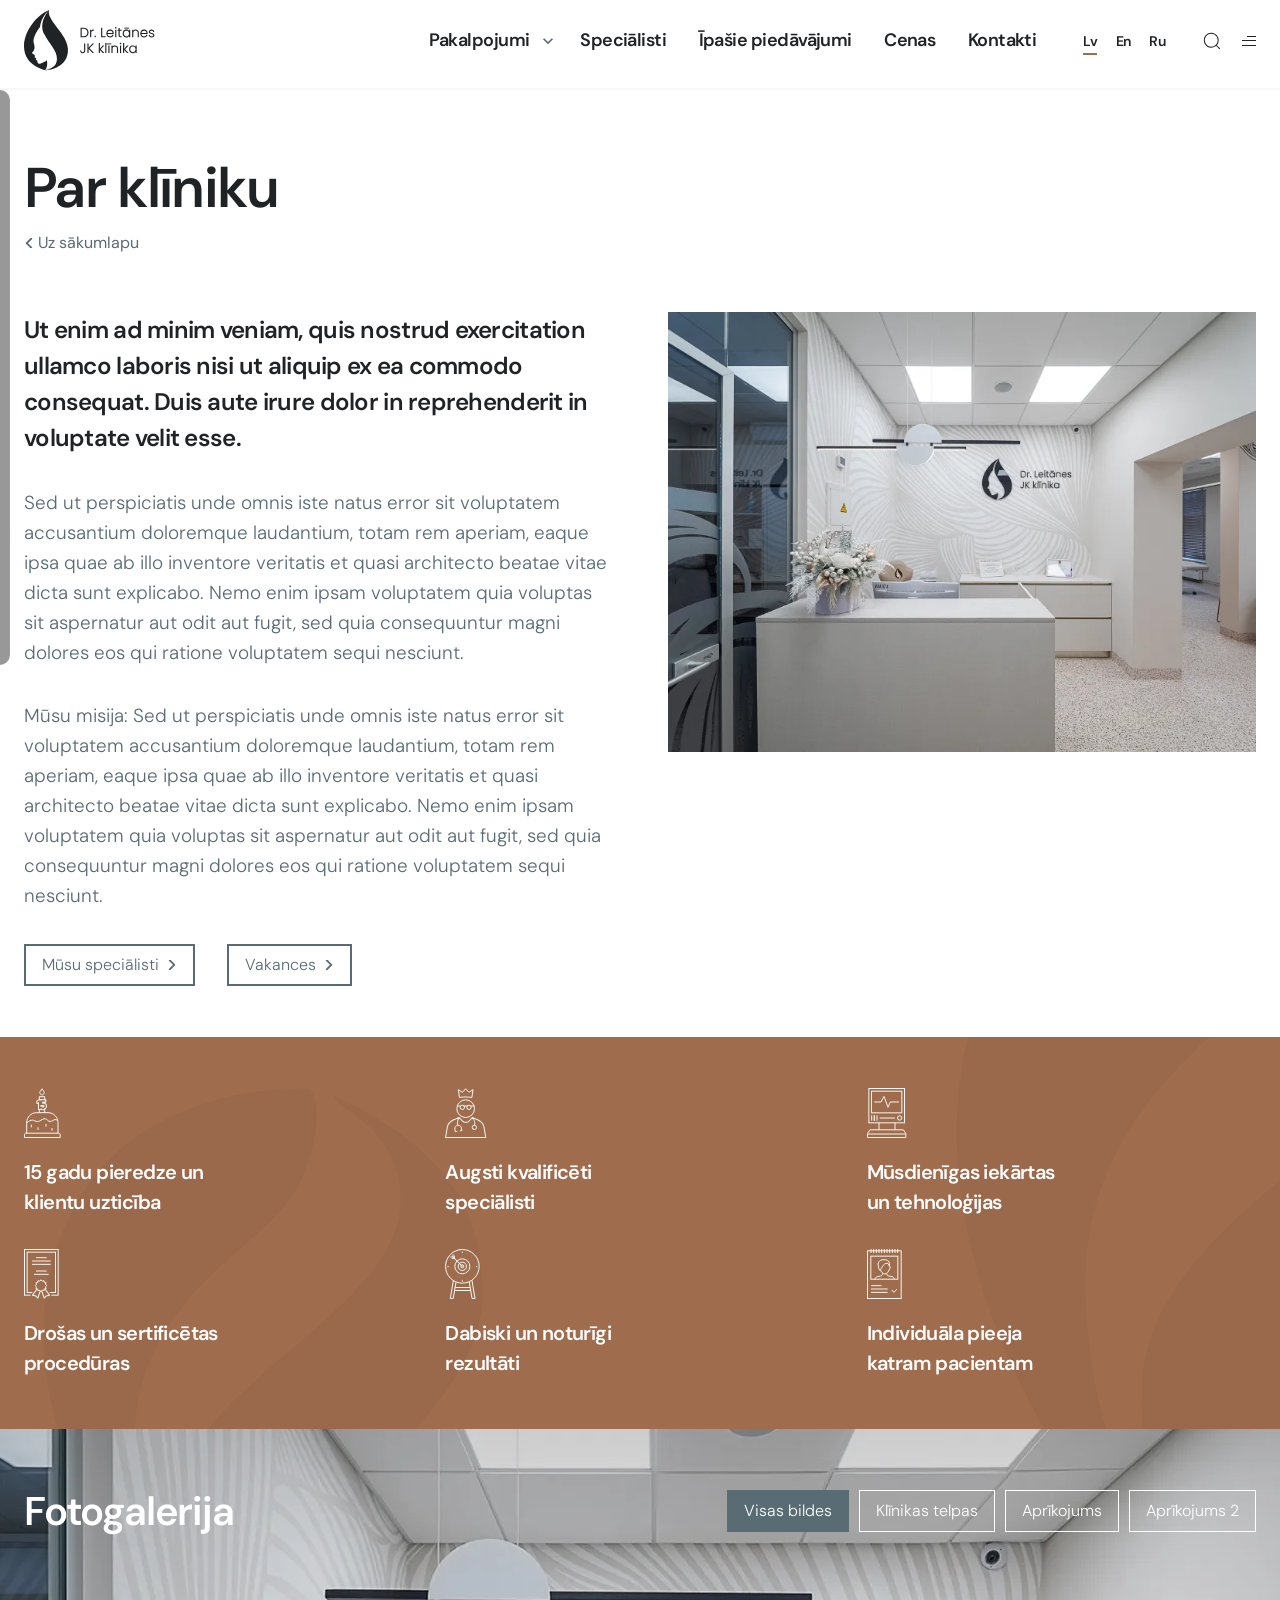
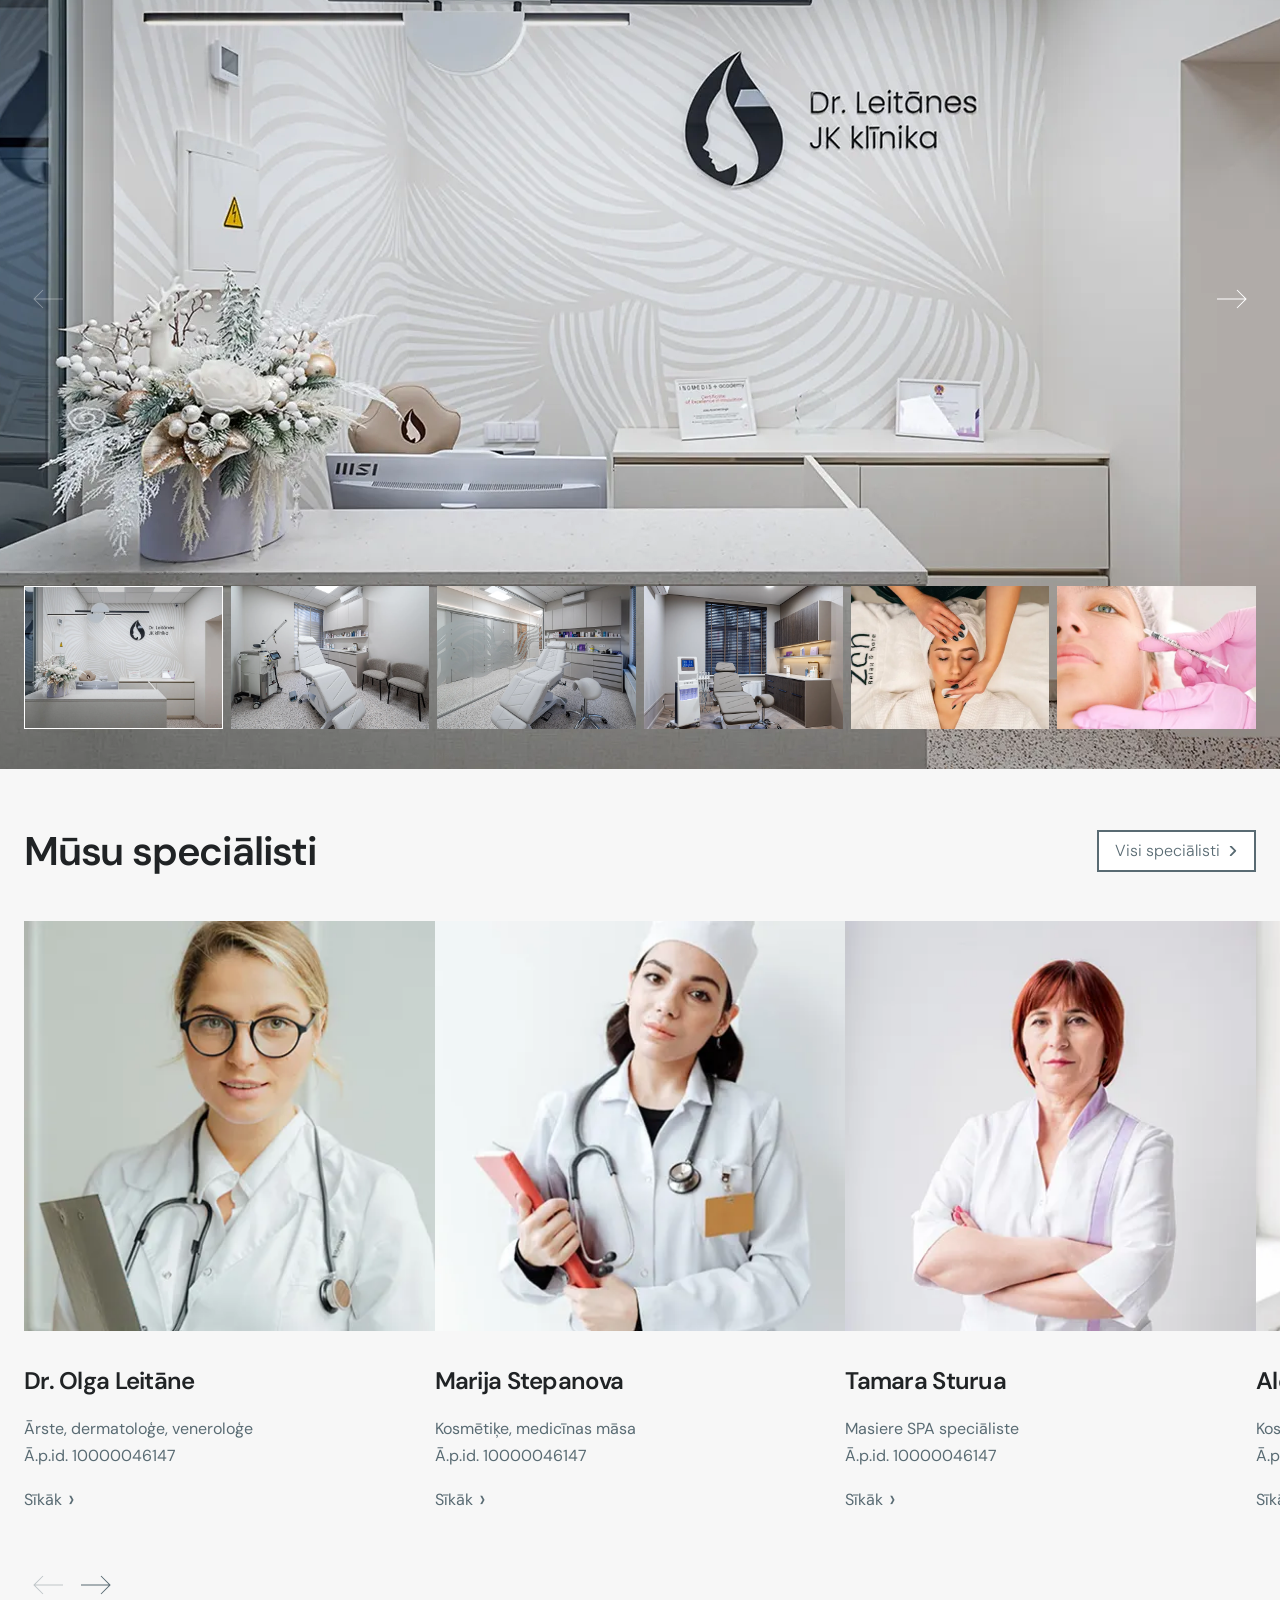
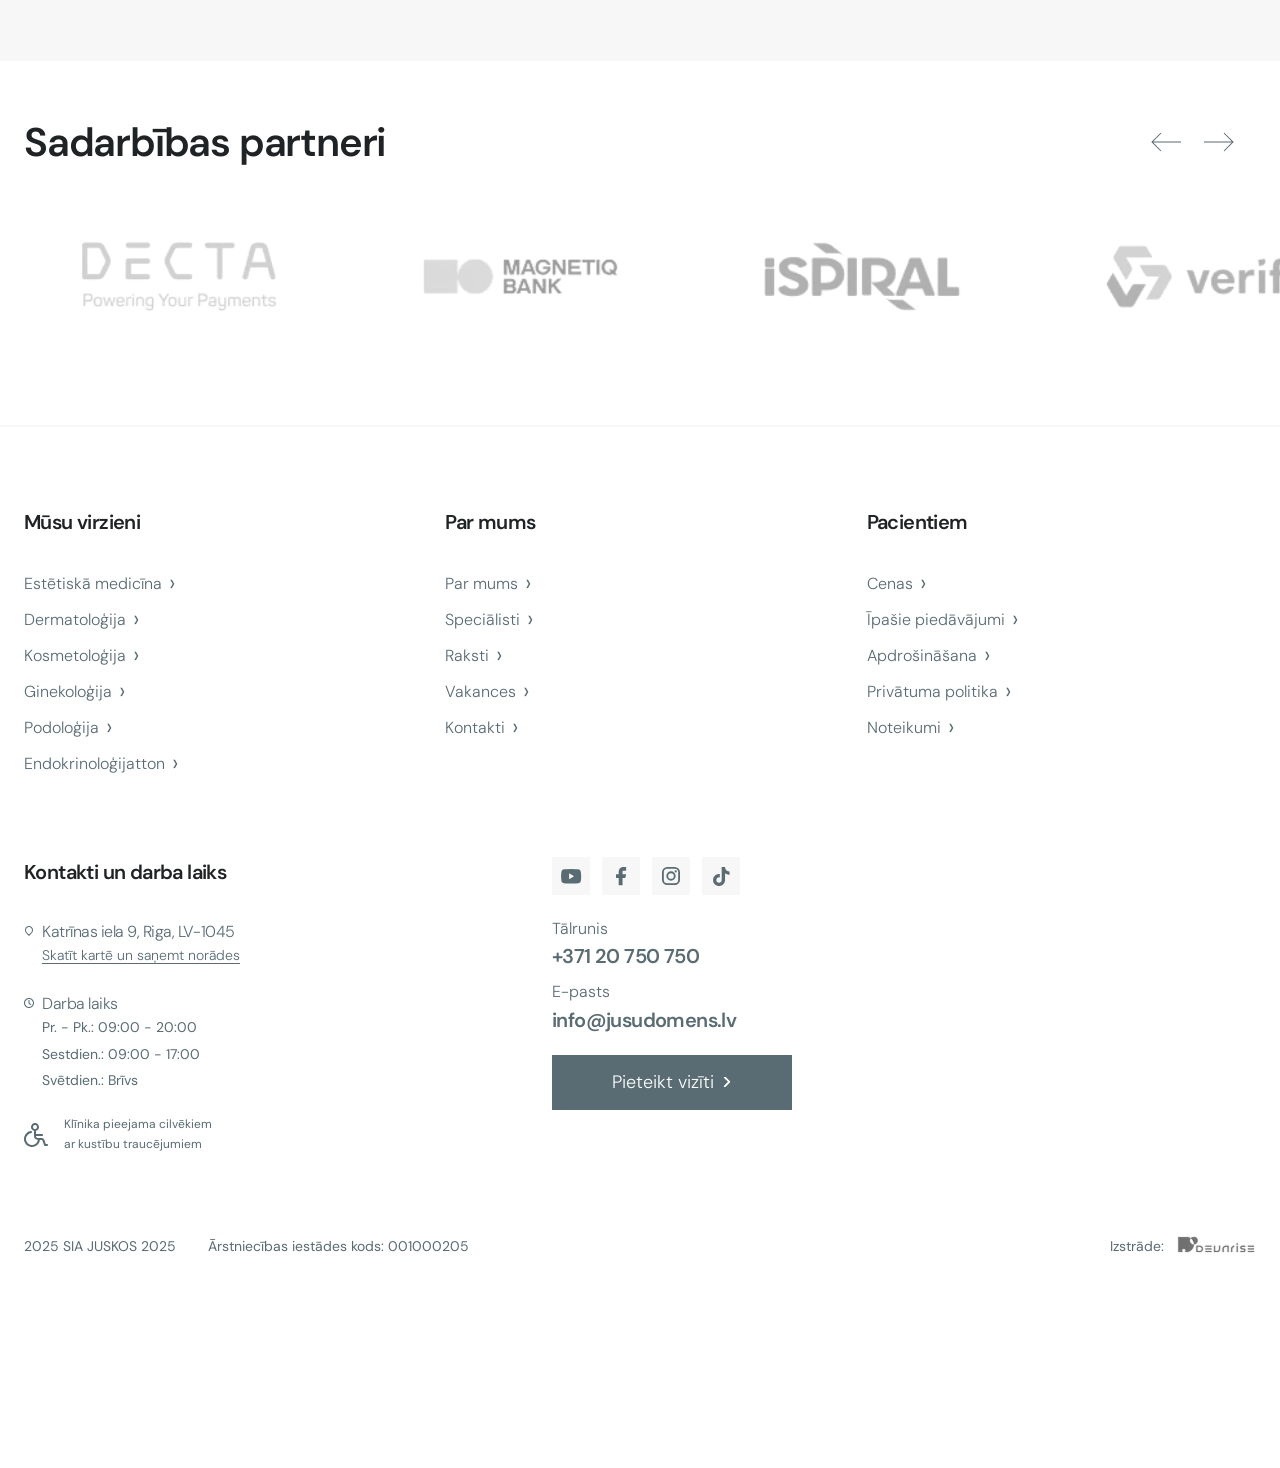
<file: about.html>
<!doctype html>
<html lang="lv">
	<head>
		<meta charset="UTF-8">
		<meta name="robots" content="noindex, nofollow">
		<meta name="viewport" content="width=device-width, initial-scale=1, maximum-scale=1, user-scalable=yes">
		<link rel="preload" href="./assets/fonts/DMSans-SemiBold.woff2" as="font" type="font/woff2" crossorigin="anonymous">
		<link rel="preload" href="./assets/fonts/DMSans-Regular.woff2" as="font" type="font/woff2" crossorigin="anonymous">
		<link rel="preload" href="./assets/fonts/DMSans-Medium.woff2" as="font" type="font/woff2" crossorigin="anonymous">
		<link rel="preload" href="./assets/fonts/DMSans-Light.woff2" as="font" type="font/woff2" crossorigin="anonymous">
		<link rel="preload" href="./assets/fonts/DMSans-Bold.woff2" as="font" type="font/woff2" crossorigin="anonymous">
		<link rel="shortcut icon" href="./assets/img/favicon.ico">
		<title>Par klīniku</title>
		<script type="module" crossorigin="" src="./js/about.min.js?v=1778236340992"></script>
		<link rel="modulepreload" crossorigin="" href="./js/app.min.js">
		<link rel="modulepreload" crossorigin="" href="./js/gallery.min.js">
		<link rel="modulepreload" crossorigin="" href="./js/popup.min.js">
		<link rel="modulepreload" crossorigin="" href="./js/dynamic.min.js">
		<link rel="stylesheet" crossorigin="" href="./css/app.min.css?v=1778236340992">
		<link rel="stylesheet" crossorigin="" href="./css/gallery.min2.css?v=1778236340992">
		<link rel="stylesheet" crossorigin="" href="./css/popup.min.css?v=1778236340992">
		<link rel="stylesheet" crossorigin="" href="./css/about.min.css?v=1778236340992">
		<link rel="stylesheet" crossorigin="" href="./css/advantages.min.css?v=1778236340992">
		<link rel="stylesheet" crossorigin="" href="./css/textmedia.min.css?v=1778236340992">
		<link rel="stylesheet" crossorigin="" href="./css/pageheading.min.css?v=1778236340992">
		<link rel="stylesheet" crossorigin="" href="./css/cspecialist.min.css?v=1778236340992">
	</head>
	<body>
		<div class="wrapper">
			<header data-fls-header="" class="header">
				<div class="header__container">
					<div class="header__brand brand">
						<a href="index.html" class="brand__link" aria-label="Dr. Leitānes JK klīnika">
							<span class="brand__logo">
								<img src="./assets/img/logo.svg" alt="Dr. Leitānes JK klīnika" loading="eager">
							</span>
						</a>
					</div>
					<div class="header__menu menu">
						<nav class="menu__body" aria-label="Main navigation">
							<ul class="menu__list">
								<li class="menu__item menu__item_has-services">
									<a href="category-services.html" class="menu__services-toggle menu__link effect-bounce">
										<span>Pakalpojumi</span>
									</a>
									<button type="button" class="menu__arrow" data-services-trigger="" aria-label="Open services submenu" aria-expanded="false" aria-controls="services-submenu">
										<svg class="icon" aria-hidden="true">
											<use href="./assets/img/spritemap.svg#sprite-select"></use>
										</svg>
									</button>
								</li>
								<li class="menu__item">
									<a href="archive-specialists.html" class="menu__link effect-bounce">Speciālisti</a>
								</li>
								<li class="menu__item">
									<a href="archive-offers.html" class="menu__link effect-bounce">Īpašie piedāvājumi</a>
								</li>
								<li class="menu__item">
									<a href="prices.html" class="menu__link effect-bounce">Cenas</a>
								</li>
								<li class="menu__item">
									<a href="contacts.html" class="menu__link effect-bounce">Kontakti</a>
								</li>
							</ul>
						</nav>
					</div>
					<div class="header__actions">
						<ul class="header__languages languages" aria-label="Language switcher">
							<li class="languages__item">
								<a href="#" class="languages__link effect-bounce _active" aria-current="page">Lv</a>
							</li>
							<li class="languages__item">
								<a href="#" class="languages__link effect-bounce">En</a>
							</li>
							<li class="languages__item">
								<a href="#" class="languages__link effect-bounce">Ru</a>
							</li>
						</ul>
						<div class="header__search search">
							<button type="button" class="search__toggle" aria-label="Open search">
								<svg class="icon" aria-hidden="true">
									<use href="./assets/img/spritemap.svg#sprite-search"></use>
								</svg>
							</button>
						</div>
						<button type="button" data-fls-menu="" class="header__burger" aria-label="Open menu">
							<span></span>
						</button>
					</div>
				</div>
				<nav hidden data-fls-init-hidden="" class="header__services-panel services-submenu" id="services-submenu" aria-label="Services submenu">
					<div class="services-submenu__container">
						<div class="services-submenu__grid">
							<div class="services-submenu__column">
								<h5 class="services-submenu__title">
									<a href="category-services.html">Dermatoloģija</a>
								</h5>
								<ul class="services-submenu__list">
									<li>
										<a href="single-services.html">Veidojumu noņemšana</a>
									</li>
									<li>
										<a href="single-services.html">Ādas slimību ārstēšana</a>
									</li>
									<li>
										<a href="single-services.html">Ādas stāvokļa diagnostika</a>
									</li>
								</ul>
							</div>
							<div class="services-submenu__column">
								<h5 class="services-submenu__title">
									<a href="category-services.html">Estētiskā medicīna</a>
								</h5>
								<ul class="services-submenu__list">
									<li>
										<a href="single-services.html">Filleru injekcijas</a>
									</li>
									<li>
										<a href="single-services.html">Botulīna toksīna injekcijas</a>
									</li>
									<li>
										<a href="single-services.html">Lāzerprocedūras</a>
									</li>
									<li>
										<a href="single-services.html">Atjaunojošās un anti-age procedūras</a>
									</li>
									<li>
										<a href="single-services.html">Podoloģija</a>
									</li>
									<li>
										<a href="single-services.html">Aparātprocedūras</a>
									</li>
								</ul>
							</div>
							<div class="services-submenu__column">
								<h5 class="services-submenu__title">
									<a href="category-services.html">Kosmetoloģija</a>
								</h5>
								<ul class="services-submenu__list">
									<li>
										<a href="single-services.html">Sejas tīrīšana</a>
									</li>
									<li>
										<a href="single-services.html">Pīlingi</a>
									</li>
									<li>
										<a href="single-services.html">Lāzerepilācija</a>
									</li>
									<li>
										<a href="single-services.html">Biorevitalizācija</a>
									</li>
									<li>
										<a href="single-services.html">Sejas kopšana</a>
									</li>
									<li>
										<a href="single-services.html">Ķermeņa procedūras</a>
									</li>
									<li>
										<a href="single-services.html">IPL fotoatjaunošana</a>
									</li>
								</ul>
							</div>
							<div class="services-submenu__column">
								<h5 class="services-submenu__title">
									<a href="category-services.html">Ginekoloģija</a>
								</h5>
								<ul class="services-submenu__list">
									<li>
										<a href="single-services.html">Ginekologa konsultācija</a>
									</li>
									<li>
										<a href="single-services.html">Ginekoloģiskā 3D ultrasonogrāfija</a>
									</li>
									<li>
										<a href="single-services.html">Krūšu dziedzeru USG izmeklēšana</a>
									</li>
									<li>
										<a href="single-services.html">Grūtnieces uzraudzība</a>
									</li>
									<li>
										<a href="single-services.html">Apakšsadaļa 5</a>
									</li>
								</ul>
							</div>
							<div class="services-submenu__column">
								<h5 class="services-submenu__title">
									<a href="category-services.html">Podoloģija</a>
								</h5>
								<ul class="services-submenu__list">
									<li>
										<a href="single-services.html">Apakšsadaļa 1</a>
									</li>
									<li>
										<a href="single-services.html">Apakšsadaļa 2</a>
									</li>
									<li>
										<a href="single-services.html">Apakšsadaļa 3</a>
									</li>
								</ul>
							</div>
							<div class="services-submenu__column">
								<h5 class="services-submenu__title">
									<a href="category-services.html">Endokrinoloģija</a>
								</h5>
								<ul class="services-submenu__list">
									<li>
										<a href="single-services.html">Vairogdziedzera USG</a>
									</li>
									<li>
										<a href="single-services.html">Apakšsadaļa 2</a>
									</li>
									<li>
										<a href="single-services.html">Apakšsadaļa 3</a>
									</li>
									<li>
										<a href="single-services.html">Apakšsadaļa 4</a>
									</li>
									<li>
										<a href="single-services.html">Apakšsadaļa 5</a>
									</li>
									<li>
										<a href="single-services.html">Apakšsadaļa 6</a>
									</li>
								</ul>
							</div>
						</div>
						<form action="#" class="services-submenu__search" role="search">
							<label class="services-submenu__field">
								<span class="sr-only">Search services</span>
								<input type="text" class="input services-submenu__input" name="services-search" placeholder="Ievadiet, ko vēlaties atrast" autocomplete="off">
							</label>
							<button type="submit" class="services-submenu__submit" aria-label="Search services">
								<svg class="icon" aria-hidden="true">
									<use href="./assets/img/spritemap.svg#sprite-search"></use>
								</svg>
							</button>
						</form>
					</div>
				</nav>
				<div hidden data-fls-init-hidden="" class="header__search-panel search-panel">
					<div class="search-panel__container">
						<form action="#" class="search-panel__form" role="search">
							<label class="search-panel__field">
								<span class="sr-only">Search</span>
								<input data-fls-input="" type="text" name="search" class="input search-panel__input" placeholder="Ievadiet, ko vēlaties atrast" autocomplete="off">
							</label>
							<button type="submit" class="search-panel__submit" aria-label="Submit search">
								<svg class="icon" aria-hidden="true">
									<use href="./assets/img/spritemap.svg#sprite-search"></use>
								</svg>
							</button>
						</form>
					</div>
				</div>
				<div class="header__overlay"></div>
				<div hidden data-fls-init-hidden="" class="header__panel panel-header">
					<div class="panel-header__inner">
						<div class="panel-header__top">
							<ul class="panel-header__languages languages" aria-label="Language switcher">
								<li class="languages__item">
									<a href="#" class="languages__link effect-bounce _active" aria-current="page">Lv</a>
								</li>
								<li class="languages__item">
									<a href="#" class="languages__link effect-bounce">En</a>
								</li>
								<li class="languages__item">
									<a href="#" class="languages__link effect-bounce">Ru</a>
								</li>
							</ul>
							<button type="button" data-fls-menu="" class="panel-header__close header__burger icon-menu _active" aria-label="Close menu">
								<span></span>
							</button>
						</div>
						<nav class="panel-header__nav" aria-label="Mobile navigation">
							<ul class="panel-header__list">
								<li class="panel-header__item">
									<a href="category-services.html" class="panel-header__link effect-bounce">Pakalpojumi</a>
								</li>
								<li class="panel-header__item">
									<a href="about.html" class="panel-header__link effect-bounce">Par mums</a>
								</li>
								<li class="panel-header__item">
									<a href="archive-offers.html" class="panel-header__link effect-bounce">Īpašie piedāvājumi</a>
								</li>
								<li class="panel-header__item">
									<a href="archive-news.html" class="panel-header__link effect-bounce">Informācija pacientiem</a>
								</li>
								<li class="panel-header__item">
									<a href="prices.html" class="panel-header__link effect-bounce">Cenas</a>
								</li>
							</ul>
						</nav>
						<div class="panel-header__info">
							<div class="panel-header__block info-block info-block_location">
								<div class="panel-header__heading info-block__heading">
									<svg class="icon" aria-hidden="true">
										<use href="./assets/img/spritemap.svg#sprite-location"></use>
									</svg>
									<p class="info-block__title">Katrīnas iela 9, Rīga, LV-1045</p>
								</div>
								<div class="info-block__body">
									<a href="#" class="panel-header__caption info-block__caption">Skatīt kartē un saņemt norādes</a>
								</div>
							</div>
							<div class="panel-header__block info-block info-block_schedule">
								<div class="panel-header__heading info-block__heading">
									<svg class="icon" aria-hidden="true">
										<use href="./assets/img/spritemap.svg#sprite-schedule"></use>
									</svg>
									<p class="info-block__title">Darba laiks</p>
								</div>
								<div class="info-block__body">
									<ul class="panel-header__schedule info-block__list">
										<li>Pr. - Pk.: 09:00 - 20:00</li>
										<li>Sestdien.: 09:00 - 17:00</li>
										<li>Svētdien.: Brīvs</li>
									</ul>
								</div>
							</div>
							<div class="panel-header__contacts contact-list">
								<div class="panel-header__contact contact-list__item">
									<span class="panel-header__label contact-list__label">Tālrunis</span>
									<a href="tel:+37120750750" class="panel-header__value contact-list__value">+371 20 750 750</a>
								</div>
								<div class="panel-header__contact contact-list__item">
									<span class="panel-header__label contact-list__label">E-pasts</span>
									<a href="mailto:info@jusudomens.lv" class="panel-header__value contact-list__value">info@jusudomens.lv</a>
								</div>
							</div>
							<button type="button" class="panel-header__button btn btn_border-grey" data-fls-button="" aria-label="Book an appointment" data-fls-popup-link="appointment">
								<span>Pieteikt vizīti</span>
								<svg class="icon icon_chevron" aria-hidden="true">
									<use href="./assets/img/spritemap.svg#sprite-chevron"></use>
								</svg>
							</button>
							<ul class="panel-header__socials socials-list" aria-label="Social media">
								<li>
									<a href="#" class="socials-list__link" aria-label="YouTube">
										<svg class="icon" aria-hidden="true">
											<use href="./assets/img/spritemap.svg#sprite-youtube"></use>
										</svg>
									</a>
								</li>
								<li>
									<a href="#" class="socials-list__link" aria-label="Facebook">
										<svg class="icon" aria-hidden="true">
											<use href="./assets/img/spritemap.svg#sprite-facebook"></use>
										</svg>
									</a>
								</li>
								<li>
									<a href="#" class="socials-list__link" aria-label="Instagram">
										<svg class="icon" aria-hidden="true">
											<use href="./assets/img/spritemap.svg#sprite-instagram"></use>
										</svg>
									</a>
								</li>
								<li>
									<a href="#" class="socials-list__link" aria-label="TikTok">
										<svg class="icon" aria-hidden="true">
											<use href="./assets/img/spritemap.svg#sprite-tiktok"></use>
										</svg>
									</a>
								</li>
							</ul>
						</div>
					</div>
				</div>
			</header>
			<main class="page page--about">
				<section class="page-heading" aria-labelledby="page-heading-title" data-fls-pageheading="">
					<div class="page-heading__container">
						<div class="page-heading__main">
							<h1 id="page-heading-title" class="page-heading__title">Par klīniku</h1>
							<a href="index.html" class="page-heading__back">
								<svg class="icon" aria-hidden="true">
									<use href="./assets/img/spritemap.svg#sprite-chevron"></use>
								</svg>
								<span>Uz sākumlapu</span>
							</a>
						</div>
					</div>
				</section>
				<section class="text-media" data-fls-textmedia="" aria-labelledby="text-media-title">
					<div class="text-media__container">
						<h2 id="text-media-title" class="sr-only">Par klīniku</h2>
						<div class="text-media__body">
							<div class="text-media__content">
								<div class="text-media__text _content">
									<h3>
										Ut enim ad minim veniam, quis nostrud exercitation ullamco laboris nisi ut aliquip ex ea commodo consequat.
            Duis aute irure dolor in reprehenderit in voluptate velit esse.
									</h3>
									<p>
										Sed ut perspiciatis unde omnis iste natus error sit voluptatem accusantium doloremque laudantium, totam rem
            aperiam, eaque ipsa quae ab illo inventore veritatis et quasi architecto beatae vitae dicta sunt explicabo.
            Nemo enim ipsam voluptatem quia voluptas sit aspernatur aut odit aut fugit, sed quia consequuntur magni
            dolores eos qui ratione voluptatem sequi nesciunt.
									</p>
									<p>
										Mūsu misija: Sed ut perspiciatis unde omnis iste natus error sit voluptatem accusantium doloremque
            laudantium, totam rem aperiam, eaque ipsa quae ab illo inventore veritatis et quasi architecto beatae
            vitae dicta sunt explicabo. Nemo enim ipsam voluptatem quia voluptas sit aspernatur aut odit aut fugit,
            sed quia consequuntur magni dolores eos qui ratione voluptatem sequi nesciunt.
									</p>
								</div>
								<div class="text-media__actions" data-fls-button="">
									<a href="#" class="text-media__button btn btn_small btn_border-grey">
										<span>Mūsu speciālisti</span>
										<svg class="icon icon_chevron" aria-hidden="true">
											<use href="./assets/img/spritemap.svg#sprite-chevron"></use>
										</svg>
									</a>
									<a href="#" class="text-media__button btn btn_small btn_border-grey">
										<span>Vakances</span>
										<svg class="icon icon_chevron" aria-hidden="true">
											<use href="./assets/img/spritemap.svg#sprite-chevron"></use>
										</svg>
									</a>
								</div>
							</div>
							<div class="text-media__media">
								<picture>
									<source media="(max-width: 600px)" srcset="./assets/img/text-media/media1-600.webp" type="image/webp">
									<img alt="Dr. Leitānes JK klīnika interjers" src="./assets/img/text-media/media1.webp">
								</picture>
							</div>
						</div>
					</div>
				</section>
				<section class="advantages" data-fls-advantages="" aria-labelledby="advantages-title">
					<div class="advantages__ornaments">
						<span></span>
					</div>
					<div class="advantages__container">
						<h2 id="advantages-title" class="sr-only">Advantages</h2>
						<div class="advantages__items">
							<div class="advantages__item advantage-item">
								<div class="advantage-item__icon">
									<img src="./assets/img/advantages/adv-item1.svg" alt="" aria-hidden="true">
								</div>
								<h3 class="advantage-item__title">15 gadu pieredze un klientu uzticība</h3>
							</div>
							<div class="advantages__item advantage-item">
								<div class="advantage-item__icon">
									<img src="./assets/img/advantages/adv-item2.svg" alt="" aria-hidden="true">
								</div>
								<h3 class="advantage-item__title">Augsti kvalificēti speciālisti</h3>
							</div>
							<div class="advantages__item advantage-item">
								<div class="advantage-item__icon">
									<img src="./assets/img/advantages/adv-item3.svg" alt="" aria-hidden="true">
								</div>
								<h3 class="advantage-item__title">Mūsdienīgas iekārtas un tehnoloģijas</h3>
							</div>
							<div class="advantages__item advantage-item">
								<div class="advantage-item__icon">
									<img src="./assets/img/advantages/adv-item4.svg" alt="" aria-hidden="true">
								</div>
								<h3 class="advantage-item__title">Drošas un sertificētas procedūras</h3>
							</div>
							<div class="advantages__item advantage-item">
								<div class="advantage-item__icon">
									<img src="./assets/img/advantages/adv-item5.svg" alt="" aria-hidden="true">
								</div>
								<h3 class="advantage-item__title">Dabiski un noturīgi rezultāti</h3>
							</div>
							<div class="advantages__item advantage-item">
								<div class="advantage-item__icon">
									<img src="./assets/img/advantages/adv-item6.svg" alt="" aria-hidden="true">
								</div>
								<h3 class="advantage-item__title">Individuāla pieeja katram pacientam</h3>
							</div>
						</div>
					</div>
				</section>
				<section class="photogallery" data-fls-photogallery="" aria-labelledby="photogallery-title">
					<div class="photogallery__panel">
						<div class="photogallery__container">
							<h2 id="photogallery-title" class="photogallery__title">Fotogalerija</h2>
							<div class="photogallery__filters-wrap">
								<button type="button" class="photogallery__filters-toggle btn btn_small" aria-expanded="false" aria-controls="photogallery-filters-list">
									<span class="photogallery__filters-toggle-label">Visas bildes</span>
									<svg class="icon" aria-hidden="true">
										<use href="./assets/img/spritemap.svg#sprite-chevron"></use>
									</svg>
								</button>
								<div id="photogallery-filters-list" class="photogallery__filters" role="group" aria-label="Photogallery filter" data-fls-button="">
									<button type="button" class="photogallery__filter btn btn_small _active" data-filter="all">Visas bildes</button>
									<button type="button" class="photogallery__filter btn btn_small" data-filter="clinic">Klīnikas telpas</button>
									<button type="button" class="photogallery__filter btn btn_small" data-filter="equipment">Aprīkojums</button>
									<button type="button" class="photogallery__filter btn btn_small" data-filter="equipment-2">Aprīkojums 2</button>
								</div>
							</div>
						</div>
					</div>
					<div class="photogallery__navigation">
						<div class="photogallery__container">
							<button type="button" class="photogallery__arrow photogallery__arrow_prev slider-arrow slider-arrow_prev" aria-label="Previous photo">
								<svg class="icon" aria-hidden="true">
									<use href="./assets/img/spritemap.svg#sprite-arrow"></use>
								</svg>
							</button>
							<button type="button" class="photogallery__arrow photogallery__arrow_next slider-arrow slider-arrow_next" aria-label="Next photo">
								<svg class="icon" aria-hidden="true">
									<use href="./assets/img/spritemap.svg#sprite-arrow"></use>
								</svg>
							</button>
						</div>
					</div>
					<div class="photogallery__main swiper">
						<div class="photogallery__main-wrapper swiper-wrapper"></div>
					</div>
					<div class="photogallery__thumbs swiper">
						<div class="photogallery__thumbs-wrapper swiper-wrapper"></div>
					</div>
					<div class="photogallery__source" hidden>
						<div class="photogallery__source-item" data-category="clinic" data-full="./assets/img/gallery/clinic1.webp" data-preview="./assets/img/gallery/clinic1.webp" data-thumb="./assets/img/gallery/clinic1.webp" data-alt="Klīnikas telpas 1"></div>
						<div class="photogallery__source-item" data-category="clinic" data-full="./assets/img/gallery/clinic2.webp" data-preview="./assets/img/gallery/clinic2.webp" data-thumb="./assets/img/gallery/clinic2.webp" data-alt="Klīnikas telpas 2"></div>
						<div class="photogallery__source-item" data-category="clinic" data-full="./assets/img/gallery/clinic3.webp" data-preview="./assets/img/gallery/clinic3.webp" data-thumb="./assets/img/gallery/clinic3.webp" data-alt="Klīnikas telpas 3"></div>
						<div class="photogallery__source-item" data-category="clinic" data-full="./assets/img/gallery/clinic4.webp" data-preview="./assets/img/gallery/clinic4.webp" data-thumb="./assets/img/gallery/clinic4.webp" data-alt="Klīnikas telpas 4"></div>
						<div class="photogallery__source-item" data-category="equipment" data-full="./assets/img/gallery/gallery1@2x.webp" data-preview="./assets/img/gallery/gallery1@2x.webp" data-thumb="./assets/img/gallery/gallery1.webp" data-alt="Aprīkojums 1"></div>
						<div class="photogallery__source-item" data-category="equipment" data-full="./assets/img/gallery/gallery2@2x.webp" data-preview="./assets/img/gallery/gallery2@2x.webp" data-thumb="./assets/img/gallery/gallery2.webp" data-alt="Aprīkojums 2"></div>
						<div class="photogallery__source-item" data-category="equipment" data-full="./assets/img/gallery/gallery3@2x.webp" data-preview="./assets/img/gallery/gallery3@2x.webp" data-thumb="./assets/img/gallery/gallery3.webp" data-alt="Aprīkojums 3"></div>
						<div class="photogallery__source-item" data-category="equipment-2" data-full="./assets/img/gallery/gallery4@2x.webp" data-preview="./assets/img/gallery/gallery4@2x.webp" data-thumb="./assets/img/gallery/gallery4.webp" data-alt="Aprīkojums 4"></div>
						<div class="photogallery__source-item" data-category="equipment-2" data-full="./assets/img/gallery/gallery5@2x.webp" data-preview="./assets/img/gallery/gallery5@2x.webp" data-thumb="./assets/img/gallery/gallery5.webp" data-alt="Aprīkojums 5"></div>
					</div>
				</section>
				<section id="widget-specialists" class="widget-specialists" data-fls-wdgspecialists="" aria-labelledby="wdgspecialists-title" style="background-color: #F7F7F7;">
					<div class="widget-specialists__container">
						<div class="widget-specialists__head _heading">
							<h2 id="wdgspecialists-title" class="widget-specialists__title">Mūsu speciālisti</h2>
							<a href="archive-specialists.html" class="widget-specialists__button btn btn_small btn_border-grey" data-fls-button="" aria-label="View all specialists" data-fls-dynamic=".widget-specialists__navigation, 767.98">
								<span>Visi speciālisti</span>
								<svg class="icon icon_chevron" aria-hidden="true">
									<use href="./assets/img/spritemap.svg#sprite-chevron"></use>
								</svg>
							</a>
						</div>
						<div data-fls-slider="specialists" class="widget-specialists__slider swiper">
							<div class="widget-specialists__wrapper swiper-wrapper">
								<article class="widget-specialists__slide swiper-slide specialist-card" data-fls-cspecialist="" data-specialist-category="all">
									<a href="single-specialists.html" class="specialist-card__image">
										<img src="./assets/img/placeholder.svg" data-fls-lazy="./assets/img/specialists/specialist1.webp" alt="Dr. Olga Leitāne">
									</a>
									<div class="specialist-card__content">
										<h3 class="specialist-card__name">
											<a href="single-specialists.html">Dr. Olga Leitāne</a>
										</h3>
										<div class="specialist-card__meta">
											<p>Ārste, dermatoloģe, veneroloģe</p>
											<p>Ā.p.id. 10000046147</p>
										</div>
										<a href="single-specialists.html" class="specialist-card__more link-more">Sīkāk</a>
									</div>
								</article>
								<article class="widget-specialists__slide swiper-slide specialist-card" data-fls-cspecialist="" data-specialist-category="all">
									<a href="single-specialists.html" class="specialist-card__image">
										<img src="./assets/img/placeholder.svg" data-fls-lazy="./assets/img/specialists/specialist2.webp" alt="Marija Stepanova">
									</a>
									<div class="specialist-card__content">
										<h3 class="specialist-card__name">
											<a href="single-specialists.html">Marija Stepanova</a>
										</h3>
										<div class="specialist-card__meta">
											<p>Kosmētiķe, medicīnas māsa</p>
											<p>Ā.p.id. 10000046147</p>
										</div>
										<a href="single-specialists.html" class="specialist-card__more link-more">Sīkāk</a>
									</div>
								</article>
								<article class="widget-specialists__slide swiper-slide specialist-card" data-fls-cspecialist="" data-specialist-category="all">
									<a href="single-specialists.html" class="specialist-card__image">
										<img src="./assets/img/placeholder.svg" data-fls-lazy="./assets/img/specialists/specialist3.webp" alt="Tamara Sturua">
									</a>
									<div class="specialist-card__content">
										<h3 class="specialist-card__name">
											<a href="single-specialists.html">Tamara Sturua</a>
										</h3>
										<div class="specialist-card__meta">
											<p>Masiere SPA speciāliste</p>
											<p>Ā.p.id. 10000046147</p>
										</div>
										<a href="single-specialists.html" class="specialist-card__more link-more">Sīkāk</a>
									</div>
								</article>
								<article class="widget-specialists__slide swiper-slide specialist-card" data-fls-cspecialist="" data-specialist-category="all">
									<a href="single-specialists.html" class="specialist-card__image">
										<img src="./assets/img/placeholder.svg" data-fls-lazy="./assets/img/specialists/specialist4.webp" alt="Aleksandra Mamonova">
									</a>
									<div class="specialist-card__content">
										<h3 class="specialist-card__name">
											<a href="single-specialists.html">Aleksandra Mamonova</a>
										</h3>
										<div class="specialist-card__meta">
											<p>Kosmētiķe</p>
											<p>Ā.p.id. 10000046147</p>
										</div>
										<a href="single-specialists.html" class="specialist-card__more link-more">Sīkāk</a>
									</div>
								</article>
								<article class="widget-specialists__slide swiper-slide specialist-card" data-fls-cspecialist="" data-specialist-category="all">
									<a href="single-specialists.html" class="specialist-card__image">
										<img src="./assets/img/placeholder.svg" data-fls-lazy="./assets/img/specialists/specialist5.webp" alt="Svetlana Jurisova">
									</a>
									<div class="specialist-card__content">
										<h3 class="specialist-card__name">
											<a href="single-specialists.html">Svetlana Jurisova</a>
										</h3>
										<div class="specialist-card__meta">
											<p>Masiere SPA speciāliste</p>
											<p>Ā.p.id. 10000046147</p>
										</div>
										<a href="single-specialists.html" class="specialist-card__more link-more">Sīkāk</a>
									</div>
								</article>
								<article class="widget-specialists__slide swiper-slide specialist-card" data-fls-cspecialist="" data-specialist-category="all">
									<a href="single-specialists.html" class="specialist-card__image">
										<img src="./assets/img/placeholder.svg" data-fls-lazy="./assets/img/specialists/specialist6.webp" alt="Specialist 6">
									</a>
									<div class="specialist-card__content">
										<h3 class="specialist-card__name">
											<a href="single-specialists.html">Specialist 6</a>
										</h3>
										<div class="specialist-card__meta">
											<p>Speciālists</p>
											<p>Ā.p.id. 10000046147</p>
										</div>
										<a href="single-specialists.html" class="specialist-card__more link-more">Sīkāk</a>
									</div>
								</article>
							</div>
						</div>
						<div class="widget-specialists__navigation" role="group" aria-label="Specialists slider controls">
							<button type="button" class="widget-specialists__arrow slider-arrow slider-arrow_prev" aria-label="Previous specialists">
								<svg class="icon" aria-hidden="true">
									<use href="./assets/img/spritemap.svg#sprite-arrow"></use>
								</svg>
							</button>
							<button type="button" class="widget-specialists__arrow slider-arrow slider-arrow_next" aria-label="Next specialists">
								<svg class="icon" aria-hidden="true">
									<use href="./assets/img/spritemap.svg#sprite-arrow"></use>
								</svg>
							</button>
						</div>
					</div>
				</section>
				<section class="widget-partners" data-fls-wdgpartners="" aria-labelledby="partners-title">
					<div class="widget-partners__container">
						<div class="widget-partners__head _heading">
							<h2 id="partners-title" class="widget-partners__title">Sadarbības partneri</h2>
							<div class="widget-partners__navigation" role="group" aria-label="Partners slider controls">
								<button type="button" class="widget-partners__arrow slider-arrow slider-arrow_prev" aria-label="Previous partners">
									<svg class="icon" aria-hidden="true">
										<use href="./assets/img/spritemap.svg#sprite-arrow"></use>
									</svg>
								</button>
								<button type="button" class="widget-partners__arrow slider-arrow slider-arrow_next" aria-label="Next partners">
									<svg class="icon" aria-hidden="true">
										<use href="./assets/img/spritemap.svg#sprite-arrow"></use>
									</svg>
								</button>
							</div>
						</div>
						<div data-fls-slider="partners" class="widget-partners__slider swiper">
							<div class="widget-partners__wrapper swiper-wrapper">
								<div class="widget-partners__slide swiper-slide">
									<a href="#" class="widget-partners__logo partner-logo" aria-label="Partner 1">
										<img src="./assets/img/placeholder.svg" data-fls-lazy="./assets/img/partners/partners1.webp" alt="Partner logo 1">
									</a>
								</div>
								<div class="widget-partners__slide swiper-slide">
									<a href="#" class="widget-partners__logo partner-logo" aria-label="Partner 2">
										<img src="./assets/img/placeholder.svg" data-fls-lazy="./assets/img/partners/partners2.webp" alt="Partner logo 2">
									</a>
								</div>
								<div class="widget-partners__slide swiper-slide">
									<a href="#" class="widget-partners__logo partner-logo" aria-label="Partner 3">
										<img src="./assets/img/placeholder.svg" data-fls-lazy="./assets/img/partners/partners3.webp" alt="Partner logo 3">
									</a>
								</div>
								<div class="widget-partners__slide swiper-slide">
									<a href="#" class="widget-partners__logo partner-logo" aria-label="Partner 4">
										<img src="./assets/img/placeholder.svg" data-fls-lazy="./assets/img/partners/partners4.webp" alt="Partner logo 4">
									</a>
								</div>
								<div class="widget-partners__slide swiper-slide">
									<a href="#" class="widget-partners__logo partner-logo" aria-label="Partner 5">
										<img src="./assets/img/placeholder.svg" data-fls-lazy="./assets/img/partners/partners5.webp" alt="Partner logo 5">
									</a>
								</div>
								<div class="widget-partners__slide swiper-slide">
									<a href="#" class="widget-partners__logo partner-logo" aria-label="Partner 6">
										<img src="./assets/img/placeholder.svg" data-fls-lazy="./assets/img/partners/partners6.webp" alt="Partner logo 6">
									</a>
								</div>
								<div class="widget-partners__slide swiper-slide">
									<a href="#" class="widget-partners__logo partner-logo" aria-label="Partner 7">
										<img src="./assets/img/placeholder.svg" data-fls-lazy="./assets/img/partners/partners1.webp" alt="Partner logo 7">
									</a>
								</div>
							</div>
						</div>
					</div>
				</section>
			</main>
			<footer data-fls-footer="" class="footer">
				<div class="footer__container">
					<div class="footer__top">
						<nav data-fls-spollers="574.98, max" class="footer__nav footer-nav" aria-label="Footer navigation">
							<details class="footer-nav__column">
								<summary class="footer-nav__title">Mūsu virzieni</summary>
								<ul class="footer-nav__list">
									<li>
										<a href="#">Estētiskā medicīna</a>
									</li>
									<li>
										<a href="#">Dermatoloģija</a>
									</li>
									<li>
										<a href="#">Kosmetoloģija</a>
									</li>
									<li>
										<a href="#">Ginekoloģija</a>
									</li>
									<li>
										<a href="#">Podoloģija</a>
									</li>
									<li>
										<a href="#">Endokrinoloģijatton</a>
									</li>
								</ul>
							</details>
							<details class="footer-nav__column">
								<summary class="footer-nav__title">Par mums</summary>
								<ul class="footer-nav__list">
									<li>
										<a href="#">Par mums</a>
									</li>
									<li>
										<a href="#">Speciālisti</a>
									</li>
									<li>
										<a href="#">Raksti</a>
									</li>
									<li>
										<a href="#">Vakances</a>
									</li>
									<li>
										<a href="#">Kontakti</a>
									</li>
								</ul>
							</details>
							<details class="footer-nav__column">
								<summary class="footer-nav__title">Pacientiem</summary>
								<ul class="footer-nav__list">
									<li>
										<a href="#">Cenas</a>
									</li>
									<li>
										<a href="#">Īpašie piedāvājumi</a>
									</li>
									<li>
										<a href="#">Apdrošināšana</a>
									</li>
									<li>
										<a href="privacy-policy.html">Privātuma politika</a>
									</li>
									<li>
										<a href="#">Noteikumi</a>
									</li>
								</ul>
							</details>
						</nav>
						<div class="footer__info">
							<div class="footer__details">
								<h3 class="footer__title">Kontakti un darba laiks</h3>
								<div class="footer__blocks">
									<div class="footer__block info-block info-block_location">
										<div class="footer__heading info-block__heading">
											<svg class="icon" aria-hidden="true">
												<use href="./assets/img/spritemap.svg#sprite-location"></use>
											</svg>
											<p class="info-block__title">Katrīnas iela 9, Riga, LV-1045</p>
										</div>
										<div class="info-block__body">
											<a href="#" class="footer__caption info-block__caption">Skatīt kartē un saņemt norādes</a>
										</div>
									</div>
									<div class="footer__block info-block info-block_schedule">
										<div class="footer__heading info-block__heading">
											<svg class="icon" aria-hidden="true">
												<use href="./assets/img/spritemap.svg#sprite-schedule"></use>
											</svg>
											<p class="info-block__title">Darba laiks</p>
										</div>
										<div class="info-block__body">
											<ul class="footer__schedule info-block__list">
												<li>Pr. - Pk.: 09:00 - 20:00</li>
												<li>Sestdien.: 09:00 - 17:00</li>
												<li>Svētdien.: Brīvs</li>
											</ul>
										</div>
									</div>
									<div class="footer__accessibility">
										<svg class="icon" aria-hidden="true">
											<use href="./assets/img/spritemap.svg#sprite-accessibility"></use>
										</svg>
										<p>Klīnika pieejama cilvēkiem ar kustību traucējumiem</p>
									</div>
								</div>
							</div>
							<div class="footer__contacts-wrap">
								<ul class="footer__socials socials-list" aria-label="Social media">
									<li>
										<a href="#" class="socials-list__link" aria-label="YouTube">
											<svg class="icon" aria-hidden="true">
												<use href="./assets/img/spritemap.svg#sprite-youtube"></use>
											</svg>
										</a>
									</li>
									<li>
										<a href="#" class="socials-list__link" aria-label="Facebook">
											<svg class="icon" aria-hidden="true">
												<use href="./assets/img/spritemap.svg#sprite-facebook"></use>
											</svg>
										</a>
									</li>
									<li>
										<a href="#" class="socials-list__link" aria-label="Instagram">
											<svg class="icon" aria-hidden="true">
												<use href="./assets/img/spritemap.svg#sprite-instagram"></use>
											</svg>
										</a>
									</li>
									<li>
										<a href="#" class="socials-list__link" aria-label="TikTok">
											<svg class="icon" aria-hidden="true">
												<use href="./assets/img/spritemap.svg#sprite-tiktok"></use>
											</svg>
										</a>
									</li>
								</ul>
								<div class="footer__contacts contact-list">
									<div class="footer__contact contact-list__item">
										<span class="footer__label contact-list__label">Tālrunis</span>
										<a href="tel:+37120750750" class="footer__value contact-list__value">+371 20 750 750</a>
									</div>
									<div class="footer__contact contact-list__item">
										<span class="footer__label contact-list__label">E-pasts</span>
										<a href="mailto:info@jusudomens.lv" class="footer__value contact-list__value">info@jusudomens.lv</a>
									</div>
								</div>
								<button type="button" class="footer__button btn btn_fill-grey" data-fls-button="" data-fls-popup-link="appointment" aria-label="Book an appointment">
									<span>Pieteikt vizīti</span>
									<svg class="icon icon_chevron" aria-hidden="true">
										<use href="./assets/img/spritemap.svg#sprite-chevron"></use>
									</svg>
								</button>
							</div>
						</div>
					</div>
					<div class="footer__bottom">
						<div class="footer__meta">
							<p class="footer__copy">2025 SIA JUSKOS 2025</p>
							<p class="footer__code">Ārstniecības iestādes kods: 001000205</p>
						</div>
						<a href="#" class="footer__credit" aria-label="Developer">
							<span>Izstrāde:</span>
							<img src="./assets/img/placeholder.svg" data-fls-lazy="./assets/img/developer.webp" alt="devnrise">
						</a>
					</div>
				</div>
			</footer>
		</div>
		<div class="above" data-fls-above="" data-fls-lp="">
			<button type="button" class="above__button" aria-label="Scroll to top">
				<svg class="above__icon icon" aria-hidden="true">
					<use href="./assets/img/spritemap.svg#sprite-up"></use>
				</svg>
			</button>
		</div>
		<div data-fls-popup="appointment" role="dialog" aria-modal="true" aria-hidden="true" aria-labelledby="appointment-popup-title" class="popup popup_appointment">
			<div data-fls-popup-wrapper="" class="popup__wrapper">
				<div data-fls-popup-body="" class="popup__body">
					<button data-fls-popup-close="" type="button" class="popup__close" aria-label="Aizvērt modālo logu"></button>
					<div data-fls-popup-content="" class="popup__content appointment-popup">
						<div class="appointment-popup__header">
							<h2 id="appointment-popup-title" class="appointment-popup__title">
								Pieteikt vizīti
								<span>vai</span>
								<a href="#">Sākt online čatu</a>
							</h2>
						</div>
						<form action="#" method="post" class="appointment-popup__form">
							<fieldset class="appointment-popup__section">
								<legend class="appointment-popup__legend">Pacienta dati (obligāti lauki)</legend>
								<div class="appointment-popup__grid">
									<label class="appointment-popup__field">
										<span class="sr-only">Jūsu vārds</span>
										<input autocomplete="given-name" type="text" name="name" placeholder="Jūsu vārds" class="input" required>
									</label>
									<label class="appointment-popup__field">
										<span class="sr-only">Jūsu uzvārds</span>
										<input autocomplete="family-name" type="text" name="surname" placeholder="Jūsu uzvārds" class="input" required>
									</label>
									<label class="appointment-popup__field input input_phone">
										<span class="sr-only">Tālruņa numurs</span>
										<input data-fls-input-phone="" data-fls-input-phone-country="lv" autocomplete="tel" type="tel" name="phone" placeholder="Tālruņa numurs" required>
									</label>
									<label class="appointment-popup__field">
										<span class="sr-only">Email</span>
										<input autocomplete="email" type="email" name="email" placeholder="Email" class="input" required>
									</label>
								</div>
							</fieldset>
							<fieldset class="appointment-popup__section">
								<legend class="appointment-popup__legend">Izvēlēties pakalpojumu un speciālistu</legend>
								<div class="appointment-popup__grid">
									<label class="appointment-popup__field">
										<span class="sr-only">Norādiet pakalpojumu</span>
										<select data-fls-select="" name="service" required>
											<option value="" selected>Norādiet pakalpojumu</option>
											<option value="dermatologija">Dermatoloģija</option>
											<option value="estetiska-medicina">Estētiskā medicīna</option>
											<option value="kosmetologija">Kosmetoloģija</option>
											<option value="podologija">Podoloģija</option>
										</select>
									</label>
									<label class="appointment-popup__field">
										<span class="sr-only">Izvēlieties speciālistu</span>
										<select data-fls-select="" name="specialist">
											<option value="" selected>Izvēlieties speciālistu</option>
											<option value="olga-leitane">Dr. Olga Leitāne</option>
											<option value="marija-stepanova">Marija Stepanova</option>
											<option value="tamara-sturua">Tamara Sturua</option>
											<option value="aleksandra-mamonova">Aleksandra Mamonova</option>
										</select>
									</label>
								</div>
							</fieldset>
							<fieldset class="appointment-popup__section">
								<legend class="appointment-popup__legend">Vēlamais datums un laiks</legend>
								<div class="appointment-popup__grid">
									<label class="appointment-popup__field appointment-popup__date">
										<span class="sr-only">Datums</span>
										<input data-fls-datepicker="" autocomplete="off" type="text" name="date" placeholder="Datums" class="input">
										<svg class="appointment-popup__date-icon icon" aria-hidden="true">
											<use href="./assets/img/spritemap.svg#sprite-calendar"></use>
										</svg>
									</label>
									<label class="appointment-popup__field">
										<span class="sr-only">Laiks</span>
										<select data-fls-select="" name="time">
											<option value="" selected>Laiks</option>
											<option value="09:00">09:00</option>
											<option value="12:00">12:00</option>
											<option value="15:00">15:00</option>
											<option value="18:00">18:00</option>
										</select>
									</label>
								</div>
							</fieldset>
							<div class="appointment-popup__section">
								<label class="appointment-popup__field">
									<span class="appointment-popup__legend">Komentārs</span>
									<textarea name="comment" placeholder="Jūsu komentārs" class="input appointment-popup__textarea"></textarea>
								</label>
							</div>
							<label data-fls-checkbox="" class="appointment-popup__agreement checkbox">
								<input class="checkbox__input" type="checkbox" value="1" name="agreement" required>
								<span class="checkbox__text">
									Piekrītu
									<a href="#">lietošanas noteikumiem</a>
									un
									<a href="privacy-policy.html">privātuma politikai</a>
								</span>
							</label>
							<button type="submit" class="appointment-popup__submit btn btn_fill-grey">
								Nosūtīt
								<svg class="icon icon_chevron" aria-hidden="true">
									<use xlink:href="./assets/img/spritemap.svg#sprite-chevron"></use>
								</svg>
							</button>
						</form>
					</div>
				</div>
			</div>
		</div>
		<ul id="fls-dev-panel">
			<li>
				<a href="single-specialists.html">single-specialists</a>
			</li>
			<li>
				<a href="single-services.html">single-services</a>
			</li>
			<li>
				<a href="single-offers.html">single-offers</a>
			</li>
			<li>
				<a href="single-news.html">single-news</a>
			</li>
			<li>
				<a href="search-results.html">search-results</a>
			</li>
			<li>
				<a href="privacy-policy.html">privacy-policy</a>
			</li>
			<li>
				<a href="prices.html">prices</a>
			</li>
			<li>
				<a href="index.html">index</a>
			</li>
			<li>
				<a href="contacts.html">contacts</a>
			</li>
			<li>
				<a href="category-services.html">category-services</a>
			</li>
			<li>
				<a href="archive-specialists.html">archive-specialists</a>
			</li>
			<li>
				<a href="archive-offers.html">archive-offers</a>
			</li>
			<li>
				<a href="archive-news.html">archive-news</a>
			</li>
			<li>
				<a href="about.html">about</a>
			</li>
			<li>
				<a href="404.html">404</a>
			</li>
		</ul>
		<style>
			#fls-dev-panel{
				position: fixed;
				left: 10px;
				padding: 15px 25px 15px 15px;
				border-radius: 0 10px 10px 0;
				top: 10%;
				color: #ffffff;
				background-color: rgba(51, 51, 51, 0.5);
				transform: translate(-100%, 0px);
				max-height: 80svh;
				overflow: auto;
				transition: all 300ms;
				z-index: 9999;
				font-family: Arial, "Helvetica Neue", Helvetica, sans-serif;
			}
			#fls-dev-panel li{
				list-style:none;
			}
			#fls-dev-panel hr{
				border-bottom: 1px solid;
			}
			#fls-dev-panel:hover{
				left: 0px;
				transform: translate(0, 0);
			}
			#fls-dev-panel a{
				text-decoration: none;
				color: inherit;
			}
			#fls-dev-panel a:hover {
				text-decoration: underline;
			}
			#fls-dev-panel li:not(:last-child) {
				margin-bottom: 10px;
			}
		</style>
	</body>
</html>
</file>
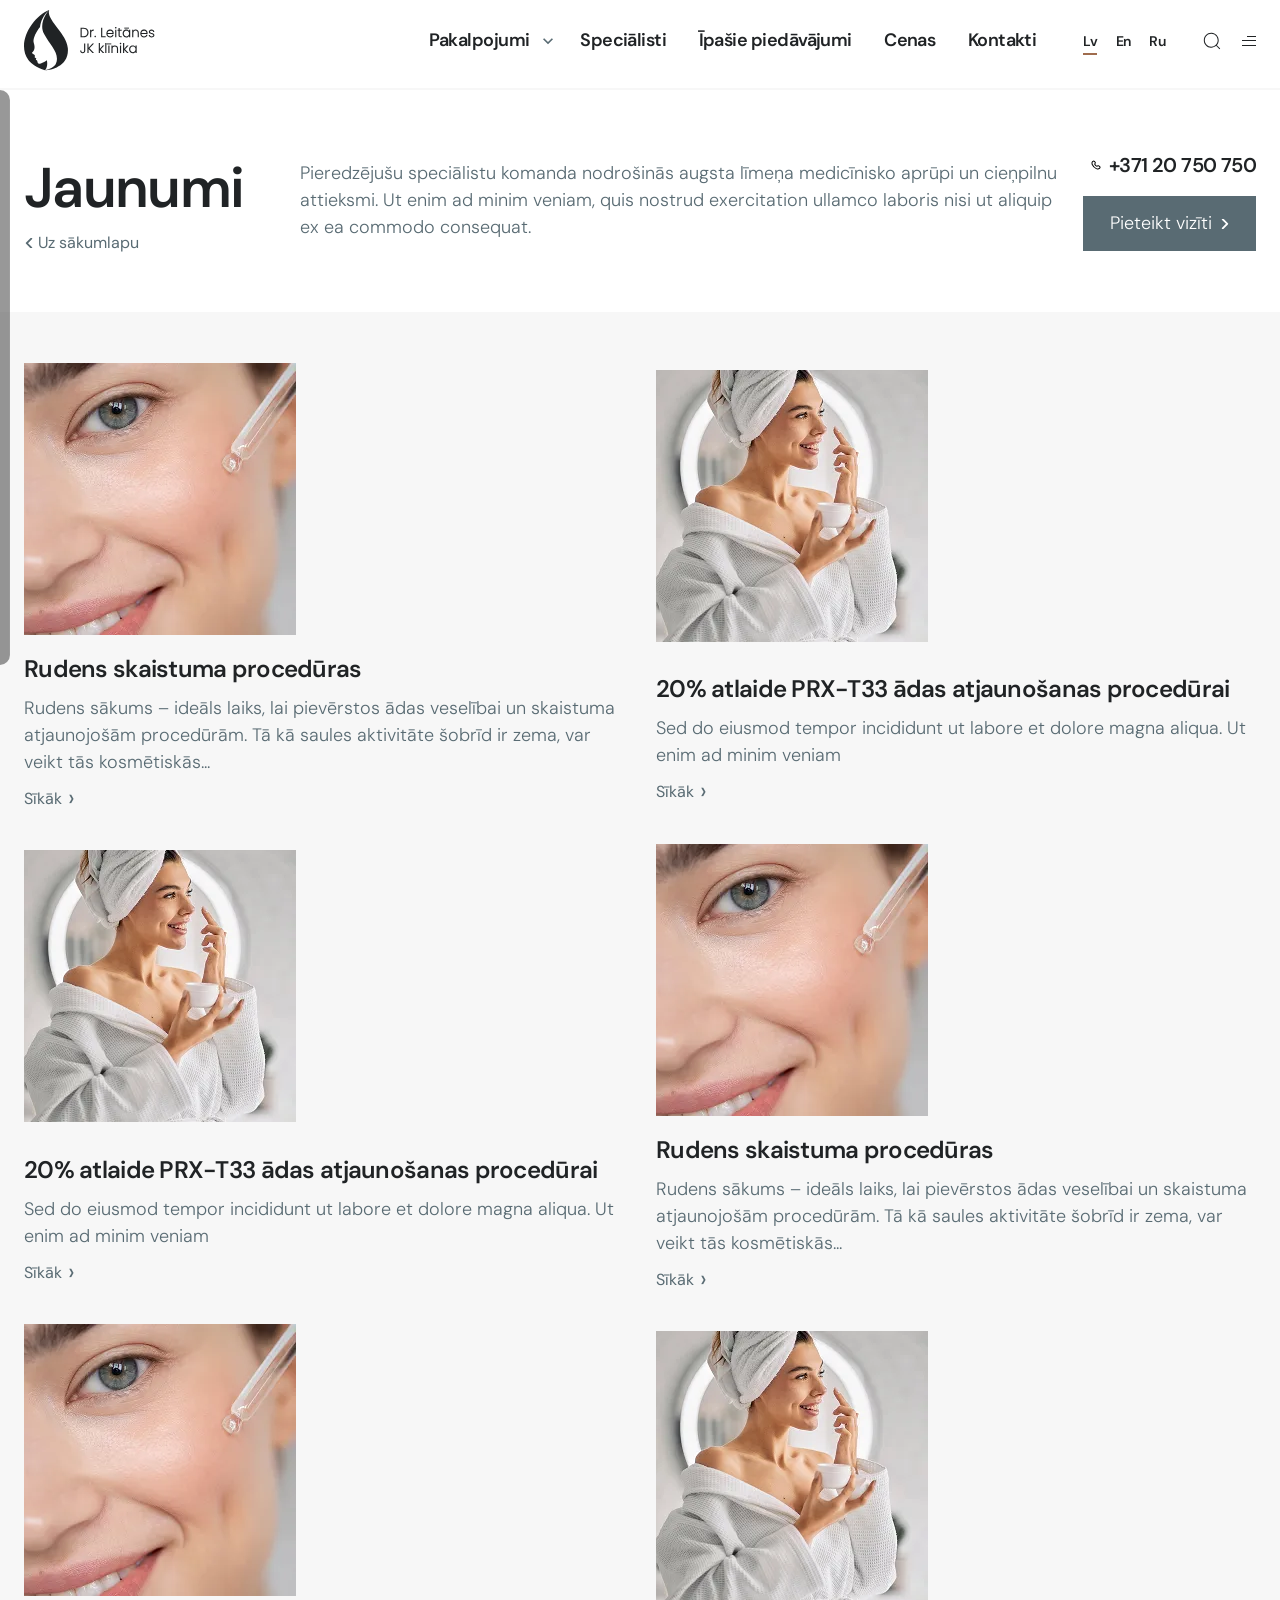
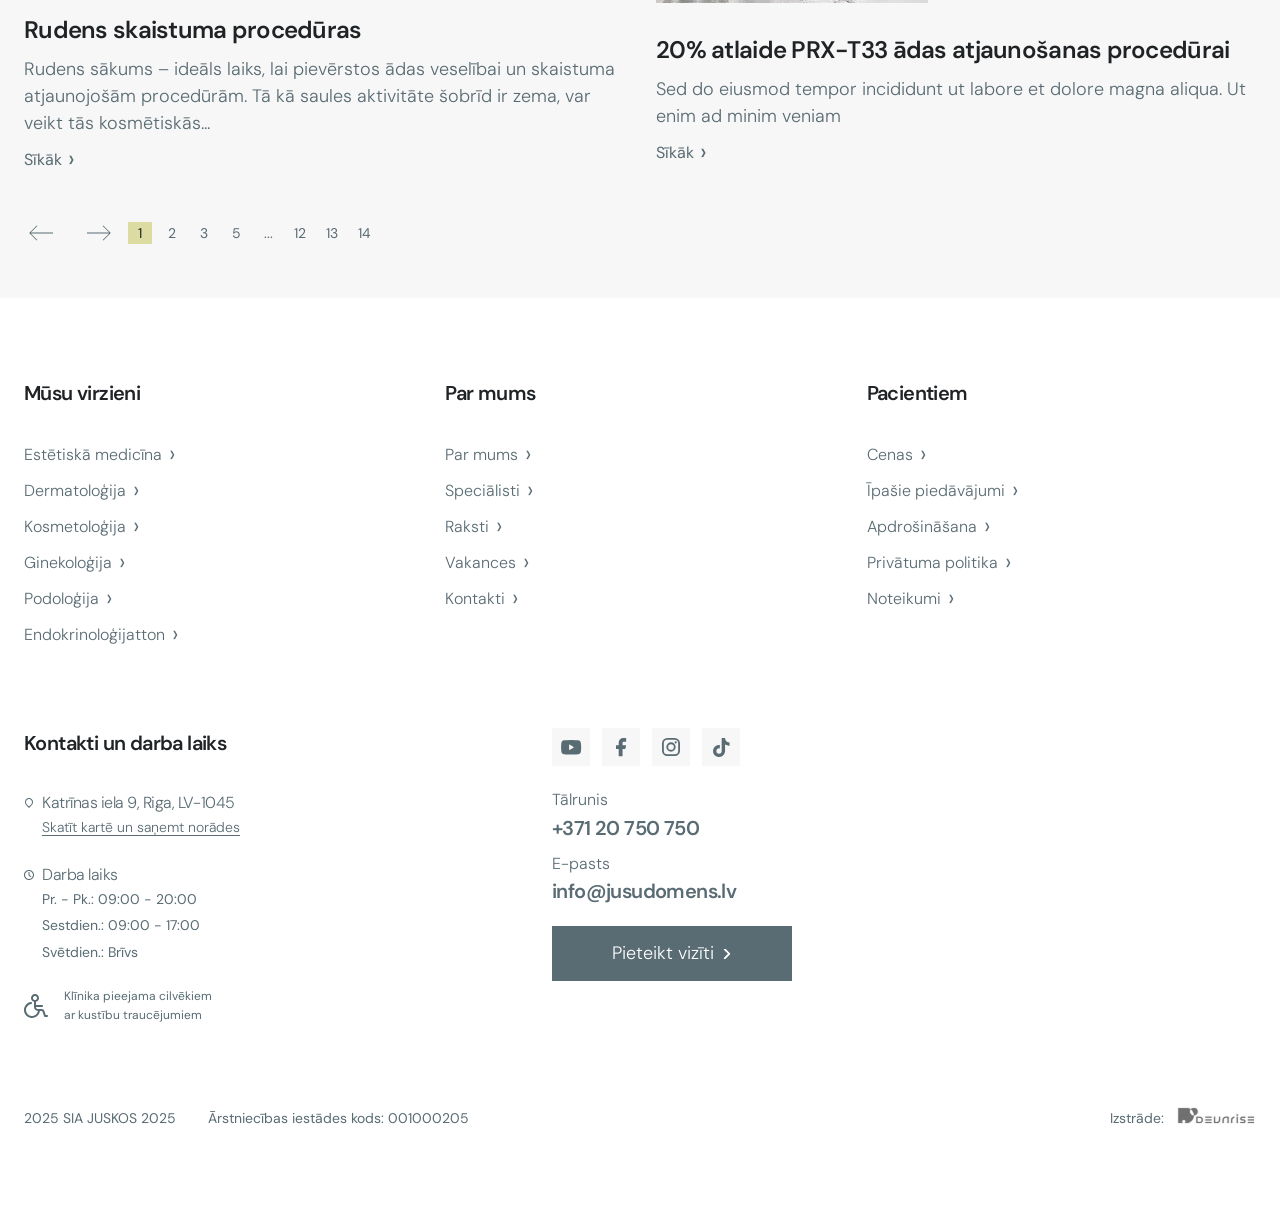
<file: archive-news.html>
<!doctype html>
<html lang="lv">
	<head>
		<meta charset="UTF-8">
		<meta name="robots" content="noindex, nofollow">
		<meta name="viewport" content="width=device-width, initial-scale=1, maximum-scale=1, user-scalable=yes">
		<link rel="preload" href="./assets/fonts/DMSans-SemiBold.woff2" as="font" type="font/woff2" crossorigin="anonymous">
		<link rel="preload" href="./assets/fonts/DMSans-Regular.woff2" as="font" type="font/woff2" crossorigin="anonymous">
		<link rel="preload" href="./assets/fonts/DMSans-Medium.woff2" as="font" type="font/woff2" crossorigin="anonymous">
		<link rel="preload" href="./assets/fonts/DMSans-Light.woff2" as="font" type="font/woff2" crossorigin="anonymous">
		<link rel="preload" href="./assets/fonts/DMSans-Bold.woff2" as="font" type="font/woff2" crossorigin="anonymous">
		<link rel="shortcut icon" href="./assets/img/favicon.ico">
		<title>Archive news</title>
		<script type="module" crossorigin="" src="./js/app.min.js?v=1778236340989"></script>
		<script type="module" crossorigin="" src="./js/popup.min.js?v=1778236340989"></script>
		<link rel="stylesheet" crossorigin="" href="./css/app.min.css?v=1778236340989">
		<link rel="stylesheet" crossorigin="" href="./css/popup.min.css?v=1778236340989">
		<link rel="stylesheet" crossorigin="" href="./css/offersgrid.min.css?v=1778236340989">
		<link rel="stylesheet" crossorigin="" href="./css/pageheading.min.css?v=1778236340989">
		<link rel="stylesheet" crossorigin="" href="./css/cpost.min.css?v=1778236340989">
		<link rel="stylesheet" crossorigin="" href="./css/cpagination.min.css?v=1778236340989">
	</head>
	<body>
		<div class="wrapper">
			<header data-fls-header="" class="header">
				<div class="header__container">
					<div class="header__brand brand">
						<a href="index.html" class="brand__link" aria-label="Dr. Leitānes JK klīnika">
							<span class="brand__logo">
								<img src="./assets/img/logo.svg" alt="Dr. Leitānes JK klīnika" loading="eager">
							</span>
						</a>
					</div>
					<div class="header__menu menu">
						<nav class="menu__body" aria-label="Main navigation">
							<ul class="menu__list">
								<li class="menu__item menu__item_has-services">
									<a href="category-services.html" class="menu__services-toggle menu__link effect-bounce">
										<span>Pakalpojumi</span>
									</a>
									<button type="button" class="menu__arrow" data-services-trigger="" aria-label="Open services submenu" aria-expanded="false" aria-controls="services-submenu">
										<svg class="icon" aria-hidden="true">
											<use href="./assets/img/spritemap.svg#sprite-select"></use>
										</svg>
									</button>
								</li>
								<li class="menu__item">
									<a href="archive-specialists.html" class="menu__link effect-bounce">Speciālisti</a>
								</li>
								<li class="menu__item">
									<a href="archive-offers.html" class="menu__link effect-bounce">Īpašie piedāvājumi</a>
								</li>
								<li class="menu__item">
									<a href="prices.html" class="menu__link effect-bounce">Cenas</a>
								</li>
								<li class="menu__item">
									<a href="contacts.html" class="menu__link effect-bounce">Kontakti</a>
								</li>
							</ul>
						</nav>
					</div>
					<div class="header__actions">
						<ul class="header__languages languages" aria-label="Language switcher">
							<li class="languages__item">
								<a href="#" class="languages__link effect-bounce _active" aria-current="page">Lv</a>
							</li>
							<li class="languages__item">
								<a href="#" class="languages__link effect-bounce">En</a>
							</li>
							<li class="languages__item">
								<a href="#" class="languages__link effect-bounce">Ru</a>
							</li>
						</ul>
						<div class="header__search search">
							<button type="button" class="search__toggle" aria-label="Open search">
								<svg class="icon" aria-hidden="true">
									<use href="./assets/img/spritemap.svg#sprite-search"></use>
								</svg>
							</button>
						</div>
						<button type="button" data-fls-menu="" class="header__burger" aria-label="Open menu">
							<span></span>
						</button>
					</div>
				</div>
				<nav hidden data-fls-init-hidden="" class="header__services-panel services-submenu" id="services-submenu" aria-label="Services submenu">
					<div class="services-submenu__container">
						<div class="services-submenu__grid">
							<div class="services-submenu__column">
								<h5 class="services-submenu__title">
									<a href="category-services.html">Dermatoloģija</a>
								</h5>
								<ul class="services-submenu__list">
									<li>
										<a href="single-services.html">Veidojumu noņemšana</a>
									</li>
									<li>
										<a href="single-services.html">Ādas slimību ārstēšana</a>
									</li>
									<li>
										<a href="single-services.html">Ādas stāvokļa diagnostika</a>
									</li>
								</ul>
							</div>
							<div class="services-submenu__column">
								<h5 class="services-submenu__title">
									<a href="category-services.html">Estētiskā medicīna</a>
								</h5>
								<ul class="services-submenu__list">
									<li>
										<a href="single-services.html">Filleru injekcijas</a>
									</li>
									<li>
										<a href="single-services.html">Botulīna toksīna injekcijas</a>
									</li>
									<li>
										<a href="single-services.html">Lāzerprocedūras</a>
									</li>
									<li>
										<a href="single-services.html">Atjaunojošās un anti-age procedūras</a>
									</li>
									<li>
										<a href="single-services.html">Podoloģija</a>
									</li>
									<li>
										<a href="single-services.html">Aparātprocedūras</a>
									</li>
								</ul>
							</div>
							<div class="services-submenu__column">
								<h5 class="services-submenu__title">
									<a href="category-services.html">Kosmetoloģija</a>
								</h5>
								<ul class="services-submenu__list">
									<li>
										<a href="single-services.html">Sejas tīrīšana</a>
									</li>
									<li>
										<a href="single-services.html">Pīlingi</a>
									</li>
									<li>
										<a href="single-services.html">Lāzerepilācija</a>
									</li>
									<li>
										<a href="single-services.html">Biorevitalizācija</a>
									</li>
									<li>
										<a href="single-services.html">Sejas kopšana</a>
									</li>
									<li>
										<a href="single-services.html">Ķermeņa procedūras</a>
									</li>
									<li>
										<a href="single-services.html">IPL fotoatjaunošana</a>
									</li>
								</ul>
							</div>
							<div class="services-submenu__column">
								<h5 class="services-submenu__title">
									<a href="category-services.html">Ginekoloģija</a>
								</h5>
								<ul class="services-submenu__list">
									<li>
										<a href="single-services.html">Ginekologa konsultācija</a>
									</li>
									<li>
										<a href="single-services.html">Ginekoloģiskā 3D ultrasonogrāfija</a>
									</li>
									<li>
										<a href="single-services.html">Krūšu dziedzeru USG izmeklēšana</a>
									</li>
									<li>
										<a href="single-services.html">Grūtnieces uzraudzība</a>
									</li>
									<li>
										<a href="single-services.html">Apakšsadaļa 5</a>
									</li>
								</ul>
							</div>
							<div class="services-submenu__column">
								<h5 class="services-submenu__title">
									<a href="category-services.html">Podoloģija</a>
								</h5>
								<ul class="services-submenu__list">
									<li>
										<a href="single-services.html">Apakšsadaļa 1</a>
									</li>
									<li>
										<a href="single-services.html">Apakšsadaļa 2</a>
									</li>
									<li>
										<a href="single-services.html">Apakšsadaļa 3</a>
									</li>
								</ul>
							</div>
							<div class="services-submenu__column">
								<h5 class="services-submenu__title">
									<a href="category-services.html">Endokrinoloģija</a>
								</h5>
								<ul class="services-submenu__list">
									<li>
										<a href="single-services.html">Vairogdziedzera USG</a>
									</li>
									<li>
										<a href="single-services.html">Apakšsadaļa 2</a>
									</li>
									<li>
										<a href="single-services.html">Apakšsadaļa 3</a>
									</li>
									<li>
										<a href="single-services.html">Apakšsadaļa 4</a>
									</li>
									<li>
										<a href="single-services.html">Apakšsadaļa 5</a>
									</li>
									<li>
										<a href="single-services.html">Apakšsadaļa 6</a>
									</li>
								</ul>
							</div>
						</div>
						<form action="#" class="services-submenu__search" role="search">
							<label class="services-submenu__field">
								<span class="sr-only">Search services</span>
								<input type="text" class="input services-submenu__input" name="services-search" placeholder="Ievadiet, ko vēlaties atrast" autocomplete="off">
							</label>
							<button type="submit" class="services-submenu__submit" aria-label="Search services">
								<svg class="icon" aria-hidden="true">
									<use href="./assets/img/spritemap.svg#sprite-search"></use>
								</svg>
							</button>
						</form>
					</div>
				</nav>
				<div hidden data-fls-init-hidden="" class="header__search-panel search-panel">
					<div class="search-panel__container">
						<form action="#" class="search-panel__form" role="search">
							<label class="search-panel__field">
								<span class="sr-only">Search</span>
								<input data-fls-input="" type="text" name="search" class="input search-panel__input" placeholder="Ievadiet, ko vēlaties atrast" autocomplete="off">
							</label>
							<button type="submit" class="search-panel__submit" aria-label="Submit search">
								<svg class="icon" aria-hidden="true">
									<use href="./assets/img/spritemap.svg#sprite-search"></use>
								</svg>
							</button>
						</form>
					</div>
				</div>
				<div class="header__overlay"></div>
				<div hidden data-fls-init-hidden="" class="header__panel panel-header">
					<div class="panel-header__inner">
						<div class="panel-header__top">
							<ul class="panel-header__languages languages" aria-label="Language switcher">
								<li class="languages__item">
									<a href="#" class="languages__link effect-bounce _active" aria-current="page">Lv</a>
								</li>
								<li class="languages__item">
									<a href="#" class="languages__link effect-bounce">En</a>
								</li>
								<li class="languages__item">
									<a href="#" class="languages__link effect-bounce">Ru</a>
								</li>
							</ul>
							<button type="button" data-fls-menu="" class="panel-header__close header__burger icon-menu _active" aria-label="Close menu">
								<span></span>
							</button>
						</div>
						<nav class="panel-header__nav" aria-label="Mobile navigation">
							<ul class="panel-header__list">
								<li class="panel-header__item">
									<a href="category-services.html" class="panel-header__link effect-bounce">Pakalpojumi</a>
								</li>
								<li class="panel-header__item">
									<a href="about.html" class="panel-header__link effect-bounce">Par mums</a>
								</li>
								<li class="panel-header__item">
									<a href="archive-offers.html" class="panel-header__link effect-bounce">Īpašie piedāvājumi</a>
								</li>
								<li class="panel-header__item">
									<a href="archive-news.html" class="panel-header__link effect-bounce">Informācija pacientiem</a>
								</li>
								<li class="panel-header__item">
									<a href="prices.html" class="panel-header__link effect-bounce">Cenas</a>
								</li>
							</ul>
						</nav>
						<div class="panel-header__info">
							<div class="panel-header__block info-block info-block_location">
								<div class="panel-header__heading info-block__heading">
									<svg class="icon" aria-hidden="true">
										<use href="./assets/img/spritemap.svg#sprite-location"></use>
									</svg>
									<p class="info-block__title">Katrīnas iela 9, Rīga, LV-1045</p>
								</div>
								<div class="info-block__body">
									<a href="#" class="panel-header__caption info-block__caption">Skatīt kartē un saņemt norādes</a>
								</div>
							</div>
							<div class="panel-header__block info-block info-block_schedule">
								<div class="panel-header__heading info-block__heading">
									<svg class="icon" aria-hidden="true">
										<use href="./assets/img/spritemap.svg#sprite-schedule"></use>
									</svg>
									<p class="info-block__title">Darba laiks</p>
								</div>
								<div class="info-block__body">
									<ul class="panel-header__schedule info-block__list">
										<li>Pr. - Pk.: 09:00 - 20:00</li>
										<li>Sestdien.: 09:00 - 17:00</li>
										<li>Svētdien.: Brīvs</li>
									</ul>
								</div>
							</div>
							<div class="panel-header__contacts contact-list">
								<div class="panel-header__contact contact-list__item">
									<span class="panel-header__label contact-list__label">Tālrunis</span>
									<a href="tel:+37120750750" class="panel-header__value contact-list__value">+371 20 750 750</a>
								</div>
								<div class="panel-header__contact contact-list__item">
									<span class="panel-header__label contact-list__label">E-pasts</span>
									<a href="mailto:info@jusudomens.lv" class="panel-header__value contact-list__value">info@jusudomens.lv</a>
								</div>
							</div>
							<button type="button" class="panel-header__button btn btn_border-grey" data-fls-button="" aria-label="Book an appointment" data-fls-popup-link="appointment">
								<span>Pieteikt vizīti</span>
								<svg class="icon icon_chevron" aria-hidden="true">
									<use href="./assets/img/spritemap.svg#sprite-chevron"></use>
								</svg>
							</button>
							<ul class="panel-header__socials socials-list" aria-label="Social media">
								<li>
									<a href="#" class="socials-list__link" aria-label="YouTube">
										<svg class="icon" aria-hidden="true">
											<use href="./assets/img/spritemap.svg#sprite-youtube"></use>
										</svg>
									</a>
								</li>
								<li>
									<a href="#" class="socials-list__link" aria-label="Facebook">
										<svg class="icon" aria-hidden="true">
											<use href="./assets/img/spritemap.svg#sprite-facebook"></use>
										</svg>
									</a>
								</li>
								<li>
									<a href="#" class="socials-list__link" aria-label="Instagram">
										<svg class="icon" aria-hidden="true">
											<use href="./assets/img/spritemap.svg#sprite-instagram"></use>
										</svg>
									</a>
								</li>
								<li>
									<a href="#" class="socials-list__link" aria-label="TikTok">
										<svg class="icon" aria-hidden="true">
											<use href="./assets/img/spritemap.svg#sprite-tiktok"></use>
										</svg>
									</a>
								</li>
							</ul>
						</div>
					</div>
				</div>
			</header>
			<main class="page">
				<section class="page-heading" aria-labelledby="page-heading-title" data-fls-pageheading="">
					<div class="page-heading__container">
						<div class="page-heading__main">
							<h1 id="page-heading-title" class="page-heading__title">Jaunumi</h1>
							<a href="index.html" class="page-heading__back">
								<svg class="icon" aria-hidden="true">
									<use href="./assets/img/spritemap.svg#sprite-chevron"></use>
								</svg>
								<span>Uz sākumlapu</span>
							</a>
						</div>
						<div class="page-heading__aside">
							<div class="page-heading__text">
								<p>
									Pieredzējušu speciālistu komanda nodrošinās augsta līmeņa medicīnisko aprūpi un cieņpilnu attieksmi. Ut enim ad minim veniam, quis nostrud exercitation ullamco laboris nisi ut aliquip ex ea commodo consequat.
								</p>
							</div>
							<div class="page-heading__actions">
								<a href="tel:+37120750750" class="page-heading__phone title-h5">
									<svg class="icon" aria-hidden="true">
										<use href="./assets/img/spritemap.svg#sprite-phone"></use>
									</svg>
									<span>+371 20 750 750</span>
								</a>
								<button type="button" class="page-heading__button btn btn_fill-grey" data-fls-button="" data-fls-popup-link="appointment">
									<span>Pieteikt vizīti</span>
									<svg class="icon icon_chevron" aria-hidden="true">
										<use href="./assets/img/spritemap.svg#sprite-chevron"></use>
									</svg>
								</button>
							</div>
						</div>
					</div>
				</section>
				<section class="offers-grid section-bg" data-fls-offersgrid="" aria-labelledby="offers-grid-title">
					<div class="offers-grid__container">
						<h2 id="offers-grid-title" class="sr-only">Populārākie raksti</h2>
						<div class="offers-grid__items">
							<article class="offers-grid__item post-card post-card_horizontal" data-fls-cpost="">
								<a href="single-news.html" class="post-card__image">
									<img src="./assets/img/placeholder.svg" data-fls-lazy="./assets/img/blog/blog2-preview.webp" alt="Rudens skaistuma procedūras">
								</a>
								<div class="post-card__content">
									<h3 class="post-card__title">
										<a href="single-news.html">Rudens skaistuma procedūras</a>
									</h3>
									<div class="post-card__text">
										<p>
											Rudens sākums – ideāls laiks, lai pievērstos ādas veselībai un skaistuma atjaunojošām procedūrām. Tā kā saules aktivitāte šobrīd ir zema, var veikt tās kosmētiskās...
										</p>
									</div>
									<a href="single-news.html" class="post-card__more link-more">Sīkāk</a>
								</div>
							</article>
							<article class="offers-grid__item post-card post-card_horizontal" data-fls-cpost="">
								<a href="single-news.html" class="post-card__image">
									<img src="./assets/img/placeholder.svg" data-fls-lazy="./assets/img/blog/blog3-preview.webp" alt="20% atlaide PRX-T33 ādas atjaunošanas procedūrai">
								</a>
								<div class="post-card__content">
									<h3 class="post-card__title">
										<a href="single-news.html">20% atlaide PRX-T33 ādas atjaunošanas procedūrai</a>
									</h3>
									<div class="post-card__text">
										<p>
											Sed do eiusmod tempor incididunt ut labore et dolore magna aliqua. Ut enim ad minim veniam
										</p>
									</div>
									<a href="single-news.html" class="post-card__more link-more">Sīkāk</a>
								</div>
							</article>
							<article class="offers-grid__item post-card post-card_horizontal" data-fls-cpost="">
								<a href="single-news.html" class="post-card__image">
									<img src="./assets/img/placeholder.svg" data-fls-lazy="./assets/img/blog/blog3-preview.webp" alt="20% atlaide PRX-T33 ādas atjaunošanas procedūrai">
								</a>
								<div class="post-card__content">
									<h3 class="post-card__title">
										<a href="single-news.html">20% atlaide PRX-T33 ādas atjaunošanas procedūrai</a>
									</h3>
									<div class="post-card__text">
										<p>
											Sed do eiusmod tempor incididunt ut labore et dolore magna aliqua. Ut enim ad minim veniam
										</p>
									</div>
									<a href="single-news.html" class="post-card__more link-more">Sīkāk</a>
								</div>
							</article>
							<article class="offers-grid__item post-card post-card_horizontal" data-fls-cpost="">
								<a href="single-news.html" class="post-card__image">
									<img src="./assets/img/placeholder.svg" data-fls-lazy="./assets/img/blog/blog2-preview.webp" alt="Rudens skaistuma procedūras">
								</a>
								<div class="post-card__content">
									<h3 class="post-card__title">
										<a href="single-news.html">Rudens skaistuma procedūras</a>
									</h3>
									<div class="post-card__text">
										<p>
											Rudens sākums – ideāls laiks, lai pievērstos ādas veselībai un skaistuma atjaunojošām procedūrām. Tā kā saules aktivitāte šobrīd ir zema, var veikt tās kosmētiskās...
										</p>
									</div>
									<a href="single-news.html" class="post-card__more link-more">Sīkāk</a>
								</div>
							</article>
							<article class="offers-grid__item post-card post-card_horizontal" data-fls-cpost="">
								<a href="single-news.html" class="post-card__image">
									<img src="./assets/img/placeholder.svg" data-fls-lazy="./assets/img/blog/blog2-preview.webp" alt="Rudens skaistuma procedūras">
								</a>
								<div class="post-card__content">
									<h3 class="post-card__title">
										<a href="single-news.html">Rudens skaistuma procedūras</a>
									</h3>
									<div class="post-card__text">
										<p>
											Rudens sākums – ideāls laiks, lai pievērstos ādas veselībai un skaistuma atjaunojošām procedūrām. Tā kā saules aktivitāte šobrīd ir zema, var veikt tās kosmētiskās...
										</p>
									</div>
									<a href="single-news.html" class="post-card__more link-more">Sīkāk</a>
								</div>
							</article>
							<article class="offers-grid__item post-card post-card_horizontal" data-fls-cpost="">
								<a href="single-news.html" class="post-card__image">
									<img src="./assets/img/placeholder.svg" data-fls-lazy="./assets/img/blog/blog3-preview.webp" alt="20% atlaide PRX-T33 ādas atjaunošanas procedūrai">
								</a>
								<div class="post-card__content">
									<h3 class="post-card__title">
										<a href="single-news.html">20% atlaide PRX-T33 ādas atjaunošanas procedūrai</a>
									</h3>
									<div class="post-card__text">
										<p>
											Sed do eiusmod tempor incididunt ut labore et dolore magna aliqua. Ut enim ad minim veniam
										</p>
									</div>
									<a href="single-news.html" class="post-card__more link-more">Sīkāk</a>
								</div>
							</article>
						</div>
						<nav class="c-pagination" data-fls-cpagination="" aria-label="Pagination">
							<div class="c-pagination__controls">
								<div class="c-pagination__arrows">
									<a href="#" class="c-pagination__arrow c-pagination__arrow_prev" aria-label="Previous page">
										<svg class="icon" aria-hidden="true">
											<use href="./assets/img/spritemap.svg#sprite-arrow"></use>
										</svg>
									</a>
									<a href="#" class="c-pagination__arrow c-pagination__arrow_next" aria-label="Next page">
										<svg class="icon" aria-hidden="true">
											<use href="./assets/img/spritemap.svg#sprite-arrow"></use>
										</svg>
									</a>
								</div>
								<ul class="c-pagination__list">
									<li class="c-pagination__item c-pagination__item_first">
										<a href="#" class="c-pagination__link _active">1</a>
									</li>
									<li class="c-pagination__item c-pagination__item_second">
										<a href="#" class="c-pagination__link">2</a>
									</li>
									<li class="c-pagination__item c-pagination__item_third">
										<a href="#" class="c-pagination__link">3</a>
									</li>
									<li class="c-pagination__item c-pagination__item_hidden-mobile">
										<a href="#" class="c-pagination__link">5</a>
									</li>
									<li class="c-pagination__item c-pagination__item_dots">
										<span class="c-pagination__dots">...</span>
									</li>
									<li class="c-pagination__item c-pagination__item_hidden-mobile">
										<a href="#" class="c-pagination__link">12</a>
									</li>
									<li class="c-pagination__item c-pagination__item_hidden-mobile">
										<a href="#" class="c-pagination__link">13</a>
									</li>
									<li class="c-pagination__item c-pagination__item_last">
										<a href="#" class="c-pagination__link">14</a>
									</li>
								</ul>
							</div>
						</nav>
					</div>
				</section>
			</main>
			<footer data-fls-footer="" class="footer">
				<div class="footer__container">
					<div class="footer__top">
						<nav data-fls-spollers="574.98, max" class="footer__nav footer-nav" aria-label="Footer navigation">
							<details class="footer-nav__column">
								<summary class="footer-nav__title">Mūsu virzieni</summary>
								<ul class="footer-nav__list">
									<li>
										<a href="#">Estētiskā medicīna</a>
									</li>
									<li>
										<a href="#">Dermatoloģija</a>
									</li>
									<li>
										<a href="#">Kosmetoloģija</a>
									</li>
									<li>
										<a href="#">Ginekoloģija</a>
									</li>
									<li>
										<a href="#">Podoloģija</a>
									</li>
									<li>
										<a href="#">Endokrinoloģijatton</a>
									</li>
								</ul>
							</details>
							<details class="footer-nav__column">
								<summary class="footer-nav__title">Par mums</summary>
								<ul class="footer-nav__list">
									<li>
										<a href="#">Par mums</a>
									</li>
									<li>
										<a href="#">Speciālisti</a>
									</li>
									<li>
										<a href="#">Raksti</a>
									</li>
									<li>
										<a href="#">Vakances</a>
									</li>
									<li>
										<a href="#">Kontakti</a>
									</li>
								</ul>
							</details>
							<details class="footer-nav__column">
								<summary class="footer-nav__title">Pacientiem</summary>
								<ul class="footer-nav__list">
									<li>
										<a href="#">Cenas</a>
									</li>
									<li>
										<a href="#">Īpašie piedāvājumi</a>
									</li>
									<li>
										<a href="#">Apdrošināšana</a>
									</li>
									<li>
										<a href="privacy-policy.html">Privātuma politika</a>
									</li>
									<li>
										<a href="#">Noteikumi</a>
									</li>
								</ul>
							</details>
						</nav>
						<div class="footer__info">
							<div class="footer__details">
								<h3 class="footer__title">Kontakti un darba laiks</h3>
								<div class="footer__blocks">
									<div class="footer__block info-block info-block_location">
										<div class="footer__heading info-block__heading">
											<svg class="icon" aria-hidden="true">
												<use href="./assets/img/spritemap.svg#sprite-location"></use>
											</svg>
											<p class="info-block__title">Katrīnas iela 9, Riga, LV-1045</p>
										</div>
										<div class="info-block__body">
											<a href="#" class="footer__caption info-block__caption">Skatīt kartē un saņemt norādes</a>
										</div>
									</div>
									<div class="footer__block info-block info-block_schedule">
										<div class="footer__heading info-block__heading">
											<svg class="icon" aria-hidden="true">
												<use href="./assets/img/spritemap.svg#sprite-schedule"></use>
											</svg>
											<p class="info-block__title">Darba laiks</p>
										</div>
										<div class="info-block__body">
											<ul class="footer__schedule info-block__list">
												<li>Pr. - Pk.: 09:00 - 20:00</li>
												<li>Sestdien.: 09:00 - 17:00</li>
												<li>Svētdien.: Brīvs</li>
											</ul>
										</div>
									</div>
									<div class="footer__accessibility">
										<svg class="icon" aria-hidden="true">
											<use href="./assets/img/spritemap.svg#sprite-accessibility"></use>
										</svg>
										<p>Klīnika pieejama cilvēkiem ar kustību traucējumiem</p>
									</div>
								</div>
							</div>
							<div class="footer__contacts-wrap">
								<ul class="footer__socials socials-list" aria-label="Social media">
									<li>
										<a href="#" class="socials-list__link" aria-label="YouTube">
											<svg class="icon" aria-hidden="true">
												<use href="./assets/img/spritemap.svg#sprite-youtube"></use>
											</svg>
										</a>
									</li>
									<li>
										<a href="#" class="socials-list__link" aria-label="Facebook">
											<svg class="icon" aria-hidden="true">
												<use href="./assets/img/spritemap.svg#sprite-facebook"></use>
											</svg>
										</a>
									</li>
									<li>
										<a href="#" class="socials-list__link" aria-label="Instagram">
											<svg class="icon" aria-hidden="true">
												<use href="./assets/img/spritemap.svg#sprite-instagram"></use>
											</svg>
										</a>
									</li>
									<li>
										<a href="#" class="socials-list__link" aria-label="TikTok">
											<svg class="icon" aria-hidden="true">
												<use href="./assets/img/spritemap.svg#sprite-tiktok"></use>
											</svg>
										</a>
									</li>
								</ul>
								<div class="footer__contacts contact-list">
									<div class="footer__contact contact-list__item">
										<span class="footer__label contact-list__label">Tālrunis</span>
										<a href="tel:+37120750750" class="footer__value contact-list__value">+371 20 750 750</a>
									</div>
									<div class="footer__contact contact-list__item">
										<span class="footer__label contact-list__label">E-pasts</span>
										<a href="mailto:info@jusudomens.lv" class="footer__value contact-list__value">info@jusudomens.lv</a>
									</div>
								</div>
								<button type="button" class="footer__button btn btn_fill-grey" data-fls-button="" data-fls-popup-link="appointment" aria-label="Book an appointment">
									<span>Pieteikt vizīti</span>
									<svg class="icon icon_chevron" aria-hidden="true">
										<use href="./assets/img/spritemap.svg#sprite-chevron"></use>
									</svg>
								</button>
							</div>
						</div>
					</div>
					<div class="footer__bottom">
						<div class="footer__meta">
							<p class="footer__copy">2025 SIA JUSKOS 2025</p>
							<p class="footer__code">Ārstniecības iestādes kods: 001000205</p>
						</div>
						<a href="#" class="footer__credit" aria-label="Developer">
							<span>Izstrāde:</span>
							<img src="./assets/img/placeholder.svg" data-fls-lazy="./assets/img/developer.webp" alt="devnrise">
						</a>
					</div>
				</div>
			</footer>
		</div>
		<div class="above" data-fls-above="" data-fls-lp="">
			<button type="button" class="above__button" aria-label="Scroll to top">
				<svg class="above__icon icon" aria-hidden="true">
					<use href="./assets/img/spritemap.svg#sprite-up"></use>
				</svg>
			</button>
		</div>
		<div data-fls-popup="appointment" role="dialog" aria-modal="true" aria-hidden="true" aria-labelledby="appointment-popup-title" class="popup popup_appointment">
			<div data-fls-popup-wrapper="" class="popup__wrapper">
				<div data-fls-popup-body="" class="popup__body">
					<button data-fls-popup-close="" type="button" class="popup__close" aria-label="Aizvērt modālo logu"></button>
					<div data-fls-popup-content="" class="popup__content appointment-popup">
						<div class="appointment-popup__header">
							<h2 id="appointment-popup-title" class="appointment-popup__title">
								Pieteikt vizīti
								<span>vai</span>
								<a href="#">Sākt online čatu</a>
							</h2>
						</div>
						<form action="#" method="post" class="appointment-popup__form">
							<fieldset class="appointment-popup__section">
								<legend class="appointment-popup__legend">Pacienta dati (obligāti lauki)</legend>
								<div class="appointment-popup__grid">
									<label class="appointment-popup__field">
										<span class="sr-only">Jūsu vārds</span>
										<input autocomplete="given-name" type="text" name="name" placeholder="Jūsu vārds" class="input" required>
									</label>
									<label class="appointment-popup__field">
										<span class="sr-only">Jūsu uzvārds</span>
										<input autocomplete="family-name" type="text" name="surname" placeholder="Jūsu uzvārds" class="input" required>
									</label>
									<label class="appointment-popup__field input input_phone">
										<span class="sr-only">Tālruņa numurs</span>
										<input data-fls-input-phone="" data-fls-input-phone-country="lv" autocomplete="tel" type="tel" name="phone" placeholder="Tālruņa numurs" required>
									</label>
									<label class="appointment-popup__field">
										<span class="sr-only">Email</span>
										<input autocomplete="email" type="email" name="email" placeholder="Email" class="input" required>
									</label>
								</div>
							</fieldset>
							<fieldset class="appointment-popup__section">
								<legend class="appointment-popup__legend">Izvēlēties pakalpojumu un speciālistu</legend>
								<div class="appointment-popup__grid">
									<label class="appointment-popup__field">
										<span class="sr-only">Norādiet pakalpojumu</span>
										<select data-fls-select="" name="service" required>
											<option value="" selected>Norādiet pakalpojumu</option>
											<option value="dermatologija">Dermatoloģija</option>
											<option value="estetiska-medicina">Estētiskā medicīna</option>
											<option value="kosmetologija">Kosmetoloģija</option>
											<option value="podologija">Podoloģija</option>
										</select>
									</label>
									<label class="appointment-popup__field">
										<span class="sr-only">Izvēlieties speciālistu</span>
										<select data-fls-select="" name="specialist">
											<option value="" selected>Izvēlieties speciālistu</option>
											<option value="olga-leitane">Dr. Olga Leitāne</option>
											<option value="marija-stepanova">Marija Stepanova</option>
											<option value="tamara-sturua">Tamara Sturua</option>
											<option value="aleksandra-mamonova">Aleksandra Mamonova</option>
										</select>
									</label>
								</div>
							</fieldset>
							<fieldset class="appointment-popup__section">
								<legend class="appointment-popup__legend">Vēlamais datums un laiks</legend>
								<div class="appointment-popup__grid">
									<label class="appointment-popup__field appointment-popup__date">
										<span class="sr-only">Datums</span>
										<input data-fls-datepicker="" autocomplete="off" type="text" name="date" placeholder="Datums" class="input">
										<svg class="appointment-popup__date-icon icon" aria-hidden="true">
											<use href="./assets/img/spritemap.svg#sprite-calendar"></use>
										</svg>
									</label>
									<label class="appointment-popup__field">
										<span class="sr-only">Laiks</span>
										<select data-fls-select="" name="time">
											<option value="" selected>Laiks</option>
											<option value="09:00">09:00</option>
											<option value="12:00">12:00</option>
											<option value="15:00">15:00</option>
											<option value="18:00">18:00</option>
										</select>
									</label>
								</div>
							</fieldset>
							<div class="appointment-popup__section">
								<label class="appointment-popup__field">
									<span class="appointment-popup__legend">Komentārs</span>
									<textarea name="comment" placeholder="Jūsu komentārs" class="input appointment-popup__textarea"></textarea>
								</label>
							</div>
							<label data-fls-checkbox="" class="appointment-popup__agreement checkbox">
								<input class="checkbox__input" type="checkbox" value="1" name="agreement" required>
								<span class="checkbox__text">
									Piekrītu
									<a href="#">lietošanas noteikumiem</a>
									un
									<a href="privacy-policy.html">privātuma politikai</a>
								</span>
							</label>
							<button type="submit" class="appointment-popup__submit btn btn_fill-grey">
								Nosūtīt
								<svg class="icon icon_chevron" aria-hidden="true">
									<use xlink:href="./assets/img/spritemap.svg#sprite-chevron"></use>
								</svg>
							</button>
						</form>
					</div>
				</div>
			</div>
		</div>
		<ul id="fls-dev-panel">
			<li>
				<a href="single-specialists.html">single-specialists</a>
			</li>
			<li>
				<a href="single-services.html">single-services</a>
			</li>
			<li>
				<a href="single-offers.html">single-offers</a>
			</li>
			<li>
				<a href="single-news.html">single-news</a>
			</li>
			<li>
				<a href="search-results.html">search-results</a>
			</li>
			<li>
				<a href="privacy-policy.html">privacy-policy</a>
			</li>
			<li>
				<a href="prices.html">prices</a>
			</li>
			<li>
				<a href="index.html">index</a>
			</li>
			<li>
				<a href="contacts.html">contacts</a>
			</li>
			<li>
				<a href="category-services.html">category-services</a>
			</li>
			<li>
				<a href="archive-specialists.html">archive-specialists</a>
			</li>
			<li>
				<a href="archive-offers.html">archive-offers</a>
			</li>
			<li>
				<a href="archive-news.html">archive-news</a>
			</li>
			<li>
				<a href="about.html">about</a>
			</li>
			<li>
				<a href="404.html">404</a>
			</li>
		</ul>
		<style>
			#fls-dev-panel{
				position: fixed;
				left: 10px;
				padding: 15px 25px 15px 15px;
				border-radius: 0 10px 10px 0;
				top: 10%;
				color: #ffffff;
				background-color: rgba(51, 51, 51, 0.5);
				transform: translate(-100%, 0px);
				max-height: 80svh;
				overflow: auto;
				transition: all 300ms;
				z-index: 9999;
				font-family: Arial, "Helvetica Neue", Helvetica, sans-serif;
			}
			#fls-dev-panel li{
				list-style:none;
			}
			#fls-dev-panel hr{
				border-bottom: 1px solid;
			}
			#fls-dev-panel:hover{
				left: 0px;
				transform: translate(0, 0);
			}
			#fls-dev-panel a{
				text-decoration: none;
				color: inherit;
			}
			#fls-dev-panel a:hover {
				text-decoration: underline;
			}
			#fls-dev-panel li:not(:last-child) {
				margin-bottom: 10px;
			}
		</style>
	</body>
</html>
</file>
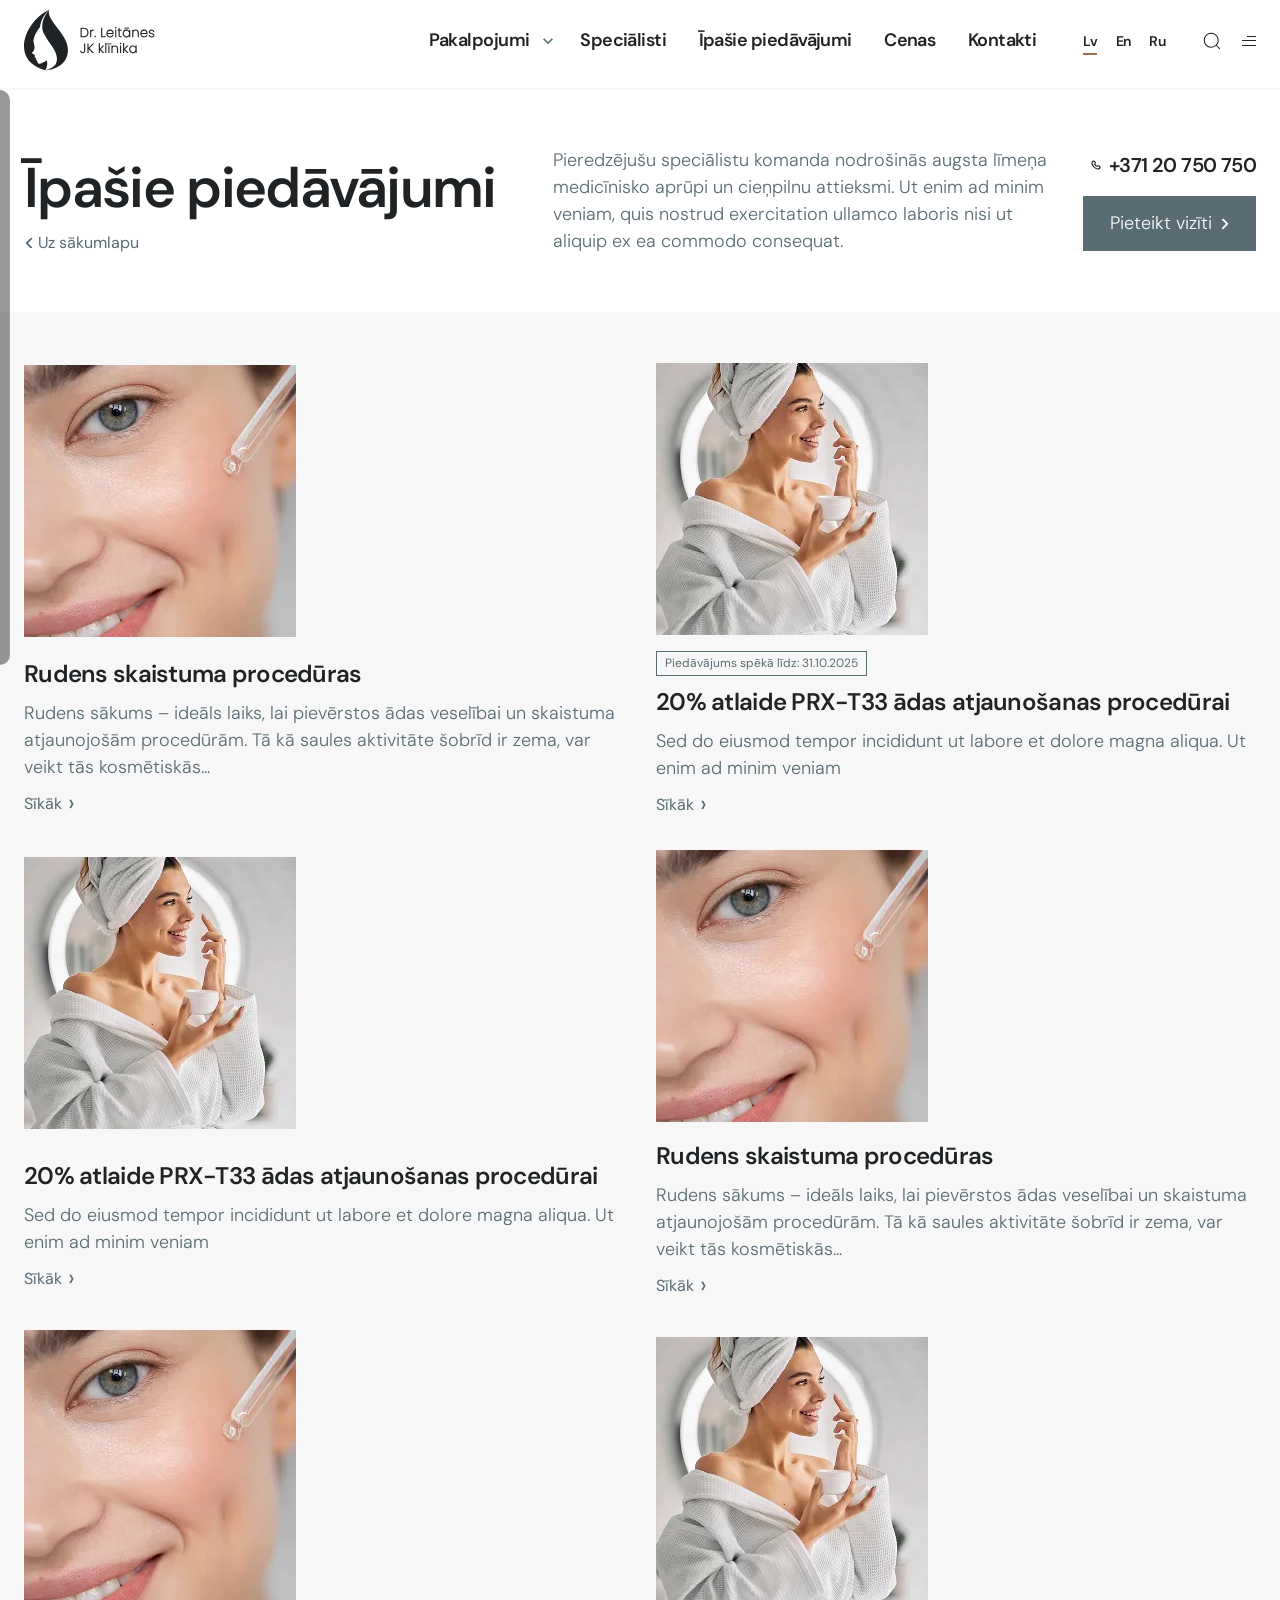
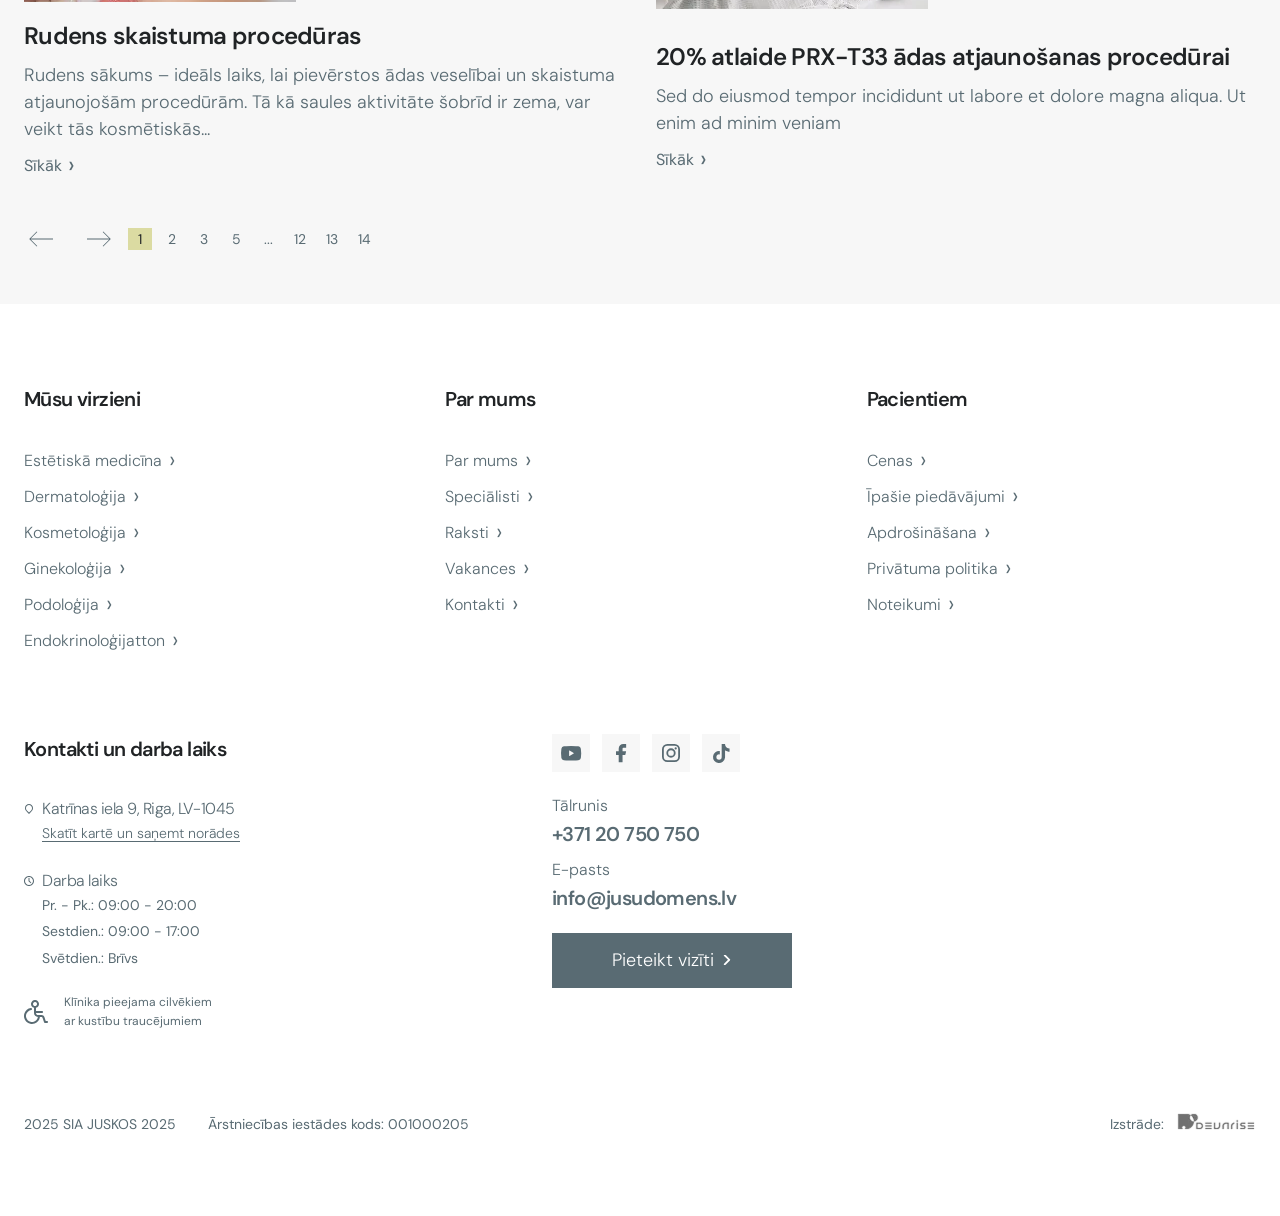
<file: archive-offers.html>
<!doctype html>
<html lang="lv">
	<head>
		<meta charset="UTF-8">
		<meta name="robots" content="noindex, nofollow">
		<meta name="viewport" content="width=device-width, initial-scale=1, maximum-scale=1, user-scalable=yes">
		<link rel="preload" href="./assets/fonts/DMSans-SemiBold.woff2" as="font" type="font/woff2" crossorigin="anonymous">
		<link rel="preload" href="./assets/fonts/DMSans-Regular.woff2" as="font" type="font/woff2" crossorigin="anonymous">
		<link rel="preload" href="./assets/fonts/DMSans-Medium.woff2" as="font" type="font/woff2" crossorigin="anonymous">
		<link rel="preload" href="./assets/fonts/DMSans-Light.woff2" as="font" type="font/woff2" crossorigin="anonymous">
		<link rel="preload" href="./assets/fonts/DMSans-Bold.woff2" as="font" type="font/woff2" crossorigin="anonymous">
		<link rel="shortcut icon" href="./assets/img/favicon.ico">
		<title>Archive offers</title>
		<script type="module" crossorigin="" src="./js/app.min.js?v=1778236340989"></script>
		<script type="module" crossorigin="" src="./js/popup.min.js?v=1778236340989"></script>
		<link rel="stylesheet" crossorigin="" href="./css/app.min.css?v=1778236340989">
		<link rel="stylesheet" crossorigin="" href="./css/popup.min.css?v=1778236340989">
		<link rel="stylesheet" crossorigin="" href="./css/offersgrid.min.css?v=1778236340989">
		<link rel="stylesheet" crossorigin="" href="./css/pageheading.min.css?v=1778236340989">
		<link rel="stylesheet" crossorigin="" href="./css/cpost.min.css?v=1778236340989">
		<link rel="stylesheet" crossorigin="" href="./css/cpagination.min.css?v=1778236340989">
	</head>
	<body>
		<div class="wrapper">
			<header data-fls-header="" class="header">
				<div class="header__container">
					<div class="header__brand brand">
						<a href="index.html" class="brand__link" aria-label="Dr. Leitānes JK klīnika">
							<span class="brand__logo">
								<img src="./assets/img/logo.svg" alt="Dr. Leitānes JK klīnika" loading="eager">
							</span>
						</a>
					</div>
					<div class="header__menu menu">
						<nav class="menu__body" aria-label="Main navigation">
							<ul class="menu__list">
								<li class="menu__item menu__item_has-services">
									<a href="category-services.html" class="menu__services-toggle menu__link effect-bounce">
										<span>Pakalpojumi</span>
									</a>
									<button type="button" class="menu__arrow" data-services-trigger="" aria-label="Open services submenu" aria-expanded="false" aria-controls="services-submenu">
										<svg class="icon" aria-hidden="true">
											<use href="./assets/img/spritemap.svg#sprite-select"></use>
										</svg>
									</button>
								</li>
								<li class="menu__item">
									<a href="archive-specialists.html" class="menu__link effect-bounce">Speciālisti</a>
								</li>
								<li class="menu__item">
									<a href="archive-offers.html" class="menu__link effect-bounce">Īpašie piedāvājumi</a>
								</li>
								<li class="menu__item">
									<a href="prices.html" class="menu__link effect-bounce">Cenas</a>
								</li>
								<li class="menu__item">
									<a href="contacts.html" class="menu__link effect-bounce">Kontakti</a>
								</li>
							</ul>
						</nav>
					</div>
					<div class="header__actions">
						<ul class="header__languages languages" aria-label="Language switcher">
							<li class="languages__item">
								<a href="#" class="languages__link effect-bounce _active" aria-current="page">Lv</a>
							</li>
							<li class="languages__item">
								<a href="#" class="languages__link effect-bounce">En</a>
							</li>
							<li class="languages__item">
								<a href="#" class="languages__link effect-bounce">Ru</a>
							</li>
						</ul>
						<div class="header__search search">
							<button type="button" class="search__toggle" aria-label="Open search">
								<svg class="icon" aria-hidden="true">
									<use href="./assets/img/spritemap.svg#sprite-search"></use>
								</svg>
							</button>
						</div>
						<button type="button" data-fls-menu="" class="header__burger" aria-label="Open menu">
							<span></span>
						</button>
					</div>
				</div>
				<nav hidden data-fls-init-hidden="" class="header__services-panel services-submenu" id="services-submenu" aria-label="Services submenu">
					<div class="services-submenu__container">
						<div class="services-submenu__grid">
							<div class="services-submenu__column">
								<h5 class="services-submenu__title">
									<a href="category-services.html">Dermatoloģija</a>
								</h5>
								<ul class="services-submenu__list">
									<li>
										<a href="single-services.html">Veidojumu noņemšana</a>
									</li>
									<li>
										<a href="single-services.html">Ādas slimību ārstēšana</a>
									</li>
									<li>
										<a href="single-services.html">Ādas stāvokļa diagnostika</a>
									</li>
								</ul>
							</div>
							<div class="services-submenu__column">
								<h5 class="services-submenu__title">
									<a href="category-services.html">Estētiskā medicīna</a>
								</h5>
								<ul class="services-submenu__list">
									<li>
										<a href="single-services.html">Filleru injekcijas</a>
									</li>
									<li>
										<a href="single-services.html">Botulīna toksīna injekcijas</a>
									</li>
									<li>
										<a href="single-services.html">Lāzerprocedūras</a>
									</li>
									<li>
										<a href="single-services.html">Atjaunojošās un anti-age procedūras</a>
									</li>
									<li>
										<a href="single-services.html">Podoloģija</a>
									</li>
									<li>
										<a href="single-services.html">Aparātprocedūras</a>
									</li>
								</ul>
							</div>
							<div class="services-submenu__column">
								<h5 class="services-submenu__title">
									<a href="category-services.html">Kosmetoloģija</a>
								</h5>
								<ul class="services-submenu__list">
									<li>
										<a href="single-services.html">Sejas tīrīšana</a>
									</li>
									<li>
										<a href="single-services.html">Pīlingi</a>
									</li>
									<li>
										<a href="single-services.html">Lāzerepilācija</a>
									</li>
									<li>
										<a href="single-services.html">Biorevitalizācija</a>
									</li>
									<li>
										<a href="single-services.html">Sejas kopšana</a>
									</li>
									<li>
										<a href="single-services.html">Ķermeņa procedūras</a>
									</li>
									<li>
										<a href="single-services.html">IPL fotoatjaunošana</a>
									</li>
								</ul>
							</div>
							<div class="services-submenu__column">
								<h5 class="services-submenu__title">
									<a href="category-services.html">Ginekoloģija</a>
								</h5>
								<ul class="services-submenu__list">
									<li>
										<a href="single-services.html">Ginekologa konsultācija</a>
									</li>
									<li>
										<a href="single-services.html">Ginekoloģiskā 3D ultrasonogrāfija</a>
									</li>
									<li>
										<a href="single-services.html">Krūšu dziedzeru USG izmeklēšana</a>
									</li>
									<li>
										<a href="single-services.html">Grūtnieces uzraudzība</a>
									</li>
									<li>
										<a href="single-services.html">Apakšsadaļa 5</a>
									</li>
								</ul>
							</div>
							<div class="services-submenu__column">
								<h5 class="services-submenu__title">
									<a href="category-services.html">Podoloģija</a>
								</h5>
								<ul class="services-submenu__list">
									<li>
										<a href="single-services.html">Apakšsadaļa 1</a>
									</li>
									<li>
										<a href="single-services.html">Apakšsadaļa 2</a>
									</li>
									<li>
										<a href="single-services.html">Apakšsadaļa 3</a>
									</li>
								</ul>
							</div>
							<div class="services-submenu__column">
								<h5 class="services-submenu__title">
									<a href="category-services.html">Endokrinoloģija</a>
								</h5>
								<ul class="services-submenu__list">
									<li>
										<a href="single-services.html">Vairogdziedzera USG</a>
									</li>
									<li>
										<a href="single-services.html">Apakšsadaļa 2</a>
									</li>
									<li>
										<a href="single-services.html">Apakšsadaļa 3</a>
									</li>
									<li>
										<a href="single-services.html">Apakšsadaļa 4</a>
									</li>
									<li>
										<a href="single-services.html">Apakšsadaļa 5</a>
									</li>
									<li>
										<a href="single-services.html">Apakšsadaļa 6</a>
									</li>
								</ul>
							</div>
						</div>
						<form action="#" class="services-submenu__search" role="search">
							<label class="services-submenu__field">
								<span class="sr-only">Search services</span>
								<input type="text" class="input services-submenu__input" name="services-search" placeholder="Ievadiet, ko vēlaties atrast" autocomplete="off">
							</label>
							<button type="submit" class="services-submenu__submit" aria-label="Search services">
								<svg class="icon" aria-hidden="true">
									<use href="./assets/img/spritemap.svg#sprite-search"></use>
								</svg>
							</button>
						</form>
					</div>
				</nav>
				<div hidden data-fls-init-hidden="" class="header__search-panel search-panel">
					<div class="search-panel__container">
						<form action="#" class="search-panel__form" role="search">
							<label class="search-panel__field">
								<span class="sr-only">Search</span>
								<input data-fls-input="" type="text" name="search" class="input search-panel__input" placeholder="Ievadiet, ko vēlaties atrast" autocomplete="off">
							</label>
							<button type="submit" class="search-panel__submit" aria-label="Submit search">
								<svg class="icon" aria-hidden="true">
									<use href="./assets/img/spritemap.svg#sprite-search"></use>
								</svg>
							</button>
						</form>
					</div>
				</div>
				<div class="header__overlay"></div>
				<div hidden data-fls-init-hidden="" class="header__panel panel-header">
					<div class="panel-header__inner">
						<div class="panel-header__top">
							<ul class="panel-header__languages languages" aria-label="Language switcher">
								<li class="languages__item">
									<a href="#" class="languages__link effect-bounce _active" aria-current="page">Lv</a>
								</li>
								<li class="languages__item">
									<a href="#" class="languages__link effect-bounce">En</a>
								</li>
								<li class="languages__item">
									<a href="#" class="languages__link effect-bounce">Ru</a>
								</li>
							</ul>
							<button type="button" data-fls-menu="" class="panel-header__close header__burger icon-menu _active" aria-label="Close menu">
								<span></span>
							</button>
						</div>
						<nav class="panel-header__nav" aria-label="Mobile navigation">
							<ul class="panel-header__list">
								<li class="panel-header__item">
									<a href="category-services.html" class="panel-header__link effect-bounce">Pakalpojumi</a>
								</li>
								<li class="panel-header__item">
									<a href="about.html" class="panel-header__link effect-bounce">Par mums</a>
								</li>
								<li class="panel-header__item">
									<a href="archive-offers.html" class="panel-header__link effect-bounce">Īpašie piedāvājumi</a>
								</li>
								<li class="panel-header__item">
									<a href="archive-news.html" class="panel-header__link effect-bounce">Informācija pacientiem</a>
								</li>
								<li class="panel-header__item">
									<a href="prices.html" class="panel-header__link effect-bounce">Cenas</a>
								</li>
							</ul>
						</nav>
						<div class="panel-header__info">
							<div class="panel-header__block info-block info-block_location">
								<div class="panel-header__heading info-block__heading">
									<svg class="icon" aria-hidden="true">
										<use href="./assets/img/spritemap.svg#sprite-location"></use>
									</svg>
									<p class="info-block__title">Katrīnas iela 9, Rīga, LV-1045</p>
								</div>
								<div class="info-block__body">
									<a href="#" class="panel-header__caption info-block__caption">Skatīt kartē un saņemt norādes</a>
								</div>
							</div>
							<div class="panel-header__block info-block info-block_schedule">
								<div class="panel-header__heading info-block__heading">
									<svg class="icon" aria-hidden="true">
										<use href="./assets/img/spritemap.svg#sprite-schedule"></use>
									</svg>
									<p class="info-block__title">Darba laiks</p>
								</div>
								<div class="info-block__body">
									<ul class="panel-header__schedule info-block__list">
										<li>Pr. - Pk.: 09:00 - 20:00</li>
										<li>Sestdien.: 09:00 - 17:00</li>
										<li>Svētdien.: Brīvs</li>
									</ul>
								</div>
							</div>
							<div class="panel-header__contacts contact-list">
								<div class="panel-header__contact contact-list__item">
									<span class="panel-header__label contact-list__label">Tālrunis</span>
									<a href="tel:+37120750750" class="panel-header__value contact-list__value">+371 20 750 750</a>
								</div>
								<div class="panel-header__contact contact-list__item">
									<span class="panel-header__label contact-list__label">E-pasts</span>
									<a href="mailto:info@jusudomens.lv" class="panel-header__value contact-list__value">info@jusudomens.lv</a>
								</div>
							</div>
							<button type="button" class="panel-header__button btn btn_border-grey" data-fls-button="" aria-label="Book an appointment" data-fls-popup-link="appointment">
								<span>Pieteikt vizīti</span>
								<svg class="icon icon_chevron" aria-hidden="true">
									<use href="./assets/img/spritemap.svg#sprite-chevron"></use>
								</svg>
							</button>
							<ul class="panel-header__socials socials-list" aria-label="Social media">
								<li>
									<a href="#" class="socials-list__link" aria-label="YouTube">
										<svg class="icon" aria-hidden="true">
											<use href="./assets/img/spritemap.svg#sprite-youtube"></use>
										</svg>
									</a>
								</li>
								<li>
									<a href="#" class="socials-list__link" aria-label="Facebook">
										<svg class="icon" aria-hidden="true">
											<use href="./assets/img/spritemap.svg#sprite-facebook"></use>
										</svg>
									</a>
								</li>
								<li>
									<a href="#" class="socials-list__link" aria-label="Instagram">
										<svg class="icon" aria-hidden="true">
											<use href="./assets/img/spritemap.svg#sprite-instagram"></use>
										</svg>
									</a>
								</li>
								<li>
									<a href="#" class="socials-list__link" aria-label="TikTok">
										<svg class="icon" aria-hidden="true">
											<use href="./assets/img/spritemap.svg#sprite-tiktok"></use>
										</svg>
									</a>
								</li>
							</ul>
						</div>
					</div>
				</div>
			</header>
			<main class="page">
				<section class="page-heading" aria-labelledby="page-heading-title" data-fls-pageheading="">
					<div class="page-heading__container">
						<div class="page-heading__main">
							<h1 id="page-heading-title" class="page-heading__title">Īpašie piedāvājumi</h1>
							<a href="index.html" class="page-heading__back">
								<svg class="icon" aria-hidden="true">
									<use href="./assets/img/spritemap.svg#sprite-chevron"></use>
								</svg>
								<span>Uz sākumlapu</span>
							</a>
						</div>
						<div class="page-heading__aside">
							<div class="page-heading__text">
								<p>
									Pieredzējušu speciālistu komanda nodrošinās augsta līmeņa medicīnisko aprūpi un cieņpilnu attieksmi. Ut enim ad minim veniam, quis nostrud exercitation ullamco laboris nisi ut aliquip ex ea commodo consequat.
								</p>
							</div>
							<div class="page-heading__actions">
								<a href="tel:+37120750750" class="page-heading__phone title-h5">
									<svg class="icon" aria-hidden="true">
										<use href="./assets/img/spritemap.svg#sprite-phone"></use>
									</svg>
									<span>+371 20 750 750</span>
								</a>
								<button type="button" class="page-heading__button btn btn_fill-grey" data-fls-button="" data-fls-popup-link="appointment">
									<span>Pieteikt vizīti</span>
									<svg class="icon icon_chevron" aria-hidden="true">
										<use href="./assets/img/spritemap.svg#sprite-chevron"></use>
									</svg>
								</button>
							</div>
						</div>
					</div>
				</section>
				<section class="offers-grid section-bg" data-fls-offersgrid="" aria-labelledby="offers-grid-title">
					<div class="offers-grid__container">
						<h2 id="offers-grid-title" class="sr-only">Citi piedāvājumi</h2>
						<div class="offers-grid__items">
							<article class="offers-grid__item post-card post-card_horizontal" data-fls-cpost="">
								<a href="single-offers.html" class="post-card__image">
									<img src="./assets/img/placeholder.svg" data-fls-lazy="./assets/img/blog/blog2-preview.webp" alt="Rudens skaistuma procedūras">
								</a>
								<div class="post-card__content">
									<h3 class="post-card__title">
										<a href="single-offers.html">Rudens skaistuma procedūras</a>
									</h3>
									<div class="post-card__text">
										<p>
											Rudens sākums – ideāls laiks, lai pievērstos ādas veselībai un skaistuma atjaunojošām procedūrām. Tā kā saules aktivitāte šobrīd ir zema, var veikt tās kosmētiskās...
										</p>
									</div>
									<a href="single-offers.html" class="post-card__more link-more">Sīkāk</a>
								</div>
							</article>
							<article class="offers-grid__item post-card post-card_horizontal" data-fls-cpost="">
								<a href="single-offers.html" class="post-card__image">
									<img src="./assets/img/placeholder.svg" data-fls-lazy="./assets/img/blog/blog3-preview.webp" alt="20% atlaide PRX-T33 ādas atjaunošanas procedūrai">
								</a>
								<div class="post-card__content">
									<div class="post-card__badge">Piedāvājums spēkā līdz: 31.10.2025</div>
									<h3 class="post-card__title">
										<a href="single-offers.html">20% atlaide PRX-T33 ādas atjaunošanas procedūrai</a>
									</h3>
									<div class="post-card__text">
										<p>
											Sed do eiusmod tempor incididunt ut labore et dolore magna aliqua. Ut enim ad minim veniam
										</p>
									</div>
									<a href="single-offers.html" class="post-card__more link-more">Sīkāk</a>
								</div>
							</article>
							<article class="offers-grid__item post-card post-card_horizontal" data-fls-cpost="">
								<a href="single-offers.html" class="post-card__image">
									<img src="./assets/img/placeholder.svg" data-fls-lazy="./assets/img/blog/blog3-preview.webp" alt="20% atlaide PRX-T33 ādas atjaunošanas procedūrai">
								</a>
								<div class="post-card__content">
									<h3 class="post-card__title">
										<a href="single-offers.html">20% atlaide PRX-T33 ādas atjaunošanas procedūrai</a>
									</h3>
									<div class="post-card__text">
										<p>
											Sed do eiusmod tempor incididunt ut labore et dolore magna aliqua. Ut enim ad minim veniam
										</p>
									</div>
									<a href="single-offers.html" class="post-card__more link-more">Sīkāk</a>
								</div>
							</article>
							<article class="offers-grid__item post-card post-card_horizontal" data-fls-cpost="">
								<a href="single-offers.html" class="post-card__image">
									<img src="./assets/img/placeholder.svg" data-fls-lazy="./assets/img/blog/blog2-preview.webp" alt="Rudens skaistuma procedūras">
								</a>
								<div class="post-card__content">
									<h3 class="post-card__title">
										<a href="single-offers.html">Rudens skaistuma procedūras</a>
									</h3>
									<div class="post-card__text">
										<p>
											Rudens sākums – ideāls laiks, lai pievērstos ādas veselībai un skaistuma atjaunojošām procedūrām. Tā kā saules aktivitāte šobrīd ir zema, var veikt tās kosmētiskās...
										</p>
									</div>
									<a href="single-offers.html" class="post-card__more link-more">Sīkāk</a>
								</div>
							</article>
							<article class="offers-grid__item post-card post-card_horizontal" data-fls-cpost="">
								<a href="single-offers.html" class="post-card__image">
									<img src="./assets/img/placeholder.svg" data-fls-lazy="./assets/img/blog/blog2-preview.webp" alt="Rudens skaistuma procedūras">
								</a>
								<div class="post-card__content">
									<h3 class="post-card__title">
										<a href="single-offers.html">Rudens skaistuma procedūras</a>
									</h3>
									<div class="post-card__text">
										<p>
											Rudens sākums – ideāls laiks, lai pievērstos ādas veselībai un skaistuma atjaunojošām procedūrām. Tā kā saules aktivitāte šobrīd ir zema, var veikt tās kosmētiskās...
										</p>
									</div>
									<a href="single-offers.html" class="post-card__more link-more">Sīkāk</a>
								</div>
							</article>
							<article class="offers-grid__item post-card post-card_horizontal" data-fls-cpost="">
								<a href="single-offers.html" class="post-card__image">
									<img src="./assets/img/placeholder.svg" data-fls-lazy="./assets/img/blog/blog3-preview.webp" alt="20% atlaide PRX-T33 ādas atjaunošanas procedūrai">
								</a>
								<div class="post-card__content">
									<h3 class="post-card__title">
										<a href="single-offers.html">20% atlaide PRX-T33 ādas atjaunošanas procedūrai</a>
									</h3>
									<div class="post-card__text">
										<p>
											Sed do eiusmod tempor incididunt ut labore et dolore magna aliqua. Ut enim ad minim veniam
										</p>
									</div>
									<a href="single-offers.html" class="post-card__more link-more">Sīkāk</a>
								</div>
							</article>
						</div>
						<nav class="c-pagination" data-fls-cpagination="" aria-label="Pagination">
							<div class="c-pagination__controls">
								<div class="c-pagination__arrows">
									<a href="#" class="c-pagination__arrow c-pagination__arrow_prev" aria-label="Previous page">
										<svg class="icon" aria-hidden="true">
											<use href="./assets/img/spritemap.svg#sprite-arrow"></use>
										</svg>
									</a>
									<a href="#" class="c-pagination__arrow c-pagination__arrow_next" aria-label="Next page">
										<svg class="icon" aria-hidden="true">
											<use href="./assets/img/spritemap.svg#sprite-arrow"></use>
										</svg>
									</a>
								</div>
								<ul class="c-pagination__list">
									<li class="c-pagination__item c-pagination__item_first">
										<a href="#" class="c-pagination__link _active">1</a>
									</li>
									<li class="c-pagination__item c-pagination__item_second">
										<a href="#" class="c-pagination__link">2</a>
									</li>
									<li class="c-pagination__item c-pagination__item_third">
										<a href="#" class="c-pagination__link">3</a>
									</li>
									<li class="c-pagination__item c-pagination__item_hidden-mobile">
										<a href="#" class="c-pagination__link">5</a>
									</li>
									<li class="c-pagination__item c-pagination__item_dots">
										<span class="c-pagination__dots">...</span>
									</li>
									<li class="c-pagination__item c-pagination__item_hidden-mobile">
										<a href="#" class="c-pagination__link">12</a>
									</li>
									<li class="c-pagination__item c-pagination__item_hidden-mobile">
										<a href="#" class="c-pagination__link">13</a>
									</li>
									<li class="c-pagination__item c-pagination__item_last">
										<a href="#" class="c-pagination__link">14</a>
									</li>
								</ul>
							</div>
						</nav>
					</div>
				</section>
			</main>
			<footer data-fls-footer="" class="footer">
				<div class="footer__container">
					<div class="footer__top">
						<nav data-fls-spollers="574.98, max" class="footer__nav footer-nav" aria-label="Footer navigation">
							<details class="footer-nav__column">
								<summary class="footer-nav__title">Mūsu virzieni</summary>
								<ul class="footer-nav__list">
									<li>
										<a href="#">Estētiskā medicīna</a>
									</li>
									<li>
										<a href="#">Dermatoloģija</a>
									</li>
									<li>
										<a href="#">Kosmetoloģija</a>
									</li>
									<li>
										<a href="#">Ginekoloģija</a>
									</li>
									<li>
										<a href="#">Podoloģija</a>
									</li>
									<li>
										<a href="#">Endokrinoloģijatton</a>
									</li>
								</ul>
							</details>
							<details class="footer-nav__column">
								<summary class="footer-nav__title">Par mums</summary>
								<ul class="footer-nav__list">
									<li>
										<a href="#">Par mums</a>
									</li>
									<li>
										<a href="#">Speciālisti</a>
									</li>
									<li>
										<a href="#">Raksti</a>
									</li>
									<li>
										<a href="#">Vakances</a>
									</li>
									<li>
										<a href="#">Kontakti</a>
									</li>
								</ul>
							</details>
							<details class="footer-nav__column">
								<summary class="footer-nav__title">Pacientiem</summary>
								<ul class="footer-nav__list">
									<li>
										<a href="#">Cenas</a>
									</li>
									<li>
										<a href="#">Īpašie piedāvājumi</a>
									</li>
									<li>
										<a href="#">Apdrošināšana</a>
									</li>
									<li>
										<a href="privacy-policy.html">Privātuma politika</a>
									</li>
									<li>
										<a href="#">Noteikumi</a>
									</li>
								</ul>
							</details>
						</nav>
						<div class="footer__info">
							<div class="footer__details">
								<h3 class="footer__title">Kontakti un darba laiks</h3>
								<div class="footer__blocks">
									<div class="footer__block info-block info-block_location">
										<div class="footer__heading info-block__heading">
											<svg class="icon" aria-hidden="true">
												<use href="./assets/img/spritemap.svg#sprite-location"></use>
											</svg>
											<p class="info-block__title">Katrīnas iela 9, Riga, LV-1045</p>
										</div>
										<div class="info-block__body">
											<a href="#" class="footer__caption info-block__caption">Skatīt kartē un saņemt norādes</a>
										</div>
									</div>
									<div class="footer__block info-block info-block_schedule">
										<div class="footer__heading info-block__heading">
											<svg class="icon" aria-hidden="true">
												<use href="./assets/img/spritemap.svg#sprite-schedule"></use>
											</svg>
											<p class="info-block__title">Darba laiks</p>
										</div>
										<div class="info-block__body">
											<ul class="footer__schedule info-block__list">
												<li>Pr. - Pk.: 09:00 - 20:00</li>
												<li>Sestdien.: 09:00 - 17:00</li>
												<li>Svētdien.: Brīvs</li>
											</ul>
										</div>
									</div>
									<div class="footer__accessibility">
										<svg class="icon" aria-hidden="true">
											<use href="./assets/img/spritemap.svg#sprite-accessibility"></use>
										</svg>
										<p>Klīnika pieejama cilvēkiem ar kustību traucējumiem</p>
									</div>
								</div>
							</div>
							<div class="footer__contacts-wrap">
								<ul class="footer__socials socials-list" aria-label="Social media">
									<li>
										<a href="#" class="socials-list__link" aria-label="YouTube">
											<svg class="icon" aria-hidden="true">
												<use href="./assets/img/spritemap.svg#sprite-youtube"></use>
											</svg>
										</a>
									</li>
									<li>
										<a href="#" class="socials-list__link" aria-label="Facebook">
											<svg class="icon" aria-hidden="true">
												<use href="./assets/img/spritemap.svg#sprite-facebook"></use>
											</svg>
										</a>
									</li>
									<li>
										<a href="#" class="socials-list__link" aria-label="Instagram">
											<svg class="icon" aria-hidden="true">
												<use href="./assets/img/spritemap.svg#sprite-instagram"></use>
											</svg>
										</a>
									</li>
									<li>
										<a href="#" class="socials-list__link" aria-label="TikTok">
											<svg class="icon" aria-hidden="true">
												<use href="./assets/img/spritemap.svg#sprite-tiktok"></use>
											</svg>
										</a>
									</li>
								</ul>
								<div class="footer__contacts contact-list">
									<div class="footer__contact contact-list__item">
										<span class="footer__label contact-list__label">Tālrunis</span>
										<a href="tel:+37120750750" class="footer__value contact-list__value">+371 20 750 750</a>
									</div>
									<div class="footer__contact contact-list__item">
										<span class="footer__label contact-list__label">E-pasts</span>
										<a href="mailto:info@jusudomens.lv" class="footer__value contact-list__value">info@jusudomens.lv</a>
									</div>
								</div>
								<button type="button" class="footer__button btn btn_fill-grey" data-fls-button="" data-fls-popup-link="appointment" aria-label="Book an appointment">
									<span>Pieteikt vizīti</span>
									<svg class="icon icon_chevron" aria-hidden="true">
										<use href="./assets/img/spritemap.svg#sprite-chevron"></use>
									</svg>
								</button>
							</div>
						</div>
					</div>
					<div class="footer__bottom">
						<div class="footer__meta">
							<p class="footer__copy">2025 SIA JUSKOS 2025</p>
							<p class="footer__code">Ārstniecības iestādes kods: 001000205</p>
						</div>
						<a href="#" class="footer__credit" aria-label="Developer">
							<span>Izstrāde:</span>
							<img src="./assets/img/placeholder.svg" data-fls-lazy="./assets/img/developer.webp" alt="devnrise">
						</a>
					</div>
				</div>
			</footer>
		</div>
		<div class="above" data-fls-above="" data-fls-lp="">
			<button type="button" class="above__button" aria-label="Scroll to top">
				<svg class="above__icon icon" aria-hidden="true">
					<use href="./assets/img/spritemap.svg#sprite-up"></use>
				</svg>
			</button>
		</div>
		<div data-fls-popup="appointment" role="dialog" aria-modal="true" aria-hidden="true" aria-labelledby="appointment-popup-title" class="popup popup_appointment">
			<div data-fls-popup-wrapper="" class="popup__wrapper">
				<div data-fls-popup-body="" class="popup__body">
					<button data-fls-popup-close="" type="button" class="popup__close" aria-label="Aizvērt modālo logu"></button>
					<div data-fls-popup-content="" class="popup__content appointment-popup">
						<div class="appointment-popup__header">
							<h2 id="appointment-popup-title" class="appointment-popup__title">
								Pieteikt vizīti
								<span>vai</span>
								<a href="#">Sākt online čatu</a>
							</h2>
						</div>
						<form action="#" method="post" class="appointment-popup__form">
							<fieldset class="appointment-popup__section">
								<legend class="appointment-popup__legend">Pacienta dati (obligāti lauki)</legend>
								<div class="appointment-popup__grid">
									<label class="appointment-popup__field">
										<span class="sr-only">Jūsu vārds</span>
										<input autocomplete="given-name" type="text" name="name" placeholder="Jūsu vārds" class="input" required>
									</label>
									<label class="appointment-popup__field">
										<span class="sr-only">Jūsu uzvārds</span>
										<input autocomplete="family-name" type="text" name="surname" placeholder="Jūsu uzvārds" class="input" required>
									</label>
									<label class="appointment-popup__field input input_phone">
										<span class="sr-only">Tālruņa numurs</span>
										<input data-fls-input-phone="" data-fls-input-phone-country="lv" autocomplete="tel" type="tel" name="phone" placeholder="Tālruņa numurs" required>
									</label>
									<label class="appointment-popup__field">
										<span class="sr-only">Email</span>
										<input autocomplete="email" type="email" name="email" placeholder="Email" class="input" required>
									</label>
								</div>
							</fieldset>
							<fieldset class="appointment-popup__section">
								<legend class="appointment-popup__legend">Izvēlēties pakalpojumu un speciālistu</legend>
								<div class="appointment-popup__grid">
									<label class="appointment-popup__field">
										<span class="sr-only">Norādiet pakalpojumu</span>
										<select data-fls-select="" name="service" required>
											<option value="" selected>Norādiet pakalpojumu</option>
											<option value="dermatologija">Dermatoloģija</option>
											<option value="estetiska-medicina">Estētiskā medicīna</option>
											<option value="kosmetologija">Kosmetoloģija</option>
											<option value="podologija">Podoloģija</option>
										</select>
									</label>
									<label class="appointment-popup__field">
										<span class="sr-only">Izvēlieties speciālistu</span>
										<select data-fls-select="" name="specialist">
											<option value="" selected>Izvēlieties speciālistu</option>
											<option value="olga-leitane">Dr. Olga Leitāne</option>
											<option value="marija-stepanova">Marija Stepanova</option>
											<option value="tamara-sturua">Tamara Sturua</option>
											<option value="aleksandra-mamonova">Aleksandra Mamonova</option>
										</select>
									</label>
								</div>
							</fieldset>
							<fieldset class="appointment-popup__section">
								<legend class="appointment-popup__legend">Vēlamais datums un laiks</legend>
								<div class="appointment-popup__grid">
									<label class="appointment-popup__field appointment-popup__date">
										<span class="sr-only">Datums</span>
										<input data-fls-datepicker="" autocomplete="off" type="text" name="date" placeholder="Datums" class="input">
										<svg class="appointment-popup__date-icon icon" aria-hidden="true">
											<use href="./assets/img/spritemap.svg#sprite-calendar"></use>
										</svg>
									</label>
									<label class="appointment-popup__field">
										<span class="sr-only">Laiks</span>
										<select data-fls-select="" name="time">
											<option value="" selected>Laiks</option>
											<option value="09:00">09:00</option>
											<option value="12:00">12:00</option>
											<option value="15:00">15:00</option>
											<option value="18:00">18:00</option>
										</select>
									</label>
								</div>
							</fieldset>
							<div class="appointment-popup__section">
								<label class="appointment-popup__field">
									<span class="appointment-popup__legend">Komentārs</span>
									<textarea name="comment" placeholder="Jūsu komentārs" class="input appointment-popup__textarea"></textarea>
								</label>
							</div>
							<label data-fls-checkbox="" class="appointment-popup__agreement checkbox">
								<input class="checkbox__input" type="checkbox" value="1" name="agreement" required>
								<span class="checkbox__text">
									Piekrītu
									<a href="#">lietošanas noteikumiem</a>
									un
									<a href="privacy-policy.html">privātuma politikai</a>
								</span>
							</label>
							<button type="submit" class="appointment-popup__submit btn btn_fill-grey">
								Nosūtīt
								<svg class="icon icon_chevron" aria-hidden="true">
									<use xlink:href="./assets/img/spritemap.svg#sprite-chevron"></use>
								</svg>
							</button>
						</form>
					</div>
				</div>
			</div>
		</div>
		<ul id="fls-dev-panel">
			<li>
				<a href="single-specialists.html">single-specialists</a>
			</li>
			<li>
				<a href="single-services.html">single-services</a>
			</li>
			<li>
				<a href="single-offers.html">single-offers</a>
			</li>
			<li>
				<a href="single-news.html">single-news</a>
			</li>
			<li>
				<a href="search-results.html">search-results</a>
			</li>
			<li>
				<a href="privacy-policy.html">privacy-policy</a>
			</li>
			<li>
				<a href="prices.html">prices</a>
			</li>
			<li>
				<a href="index.html">index</a>
			</li>
			<li>
				<a href="contacts.html">contacts</a>
			</li>
			<li>
				<a href="category-services.html">category-services</a>
			</li>
			<li>
				<a href="archive-specialists.html">archive-specialists</a>
			</li>
			<li>
				<a href="archive-offers.html">archive-offers</a>
			</li>
			<li>
				<a href="archive-news.html">archive-news</a>
			</li>
			<li>
				<a href="about.html">about</a>
			</li>
			<li>
				<a href="404.html">404</a>
			</li>
		</ul>
		<style>
			#fls-dev-panel{
				position: fixed;
				left: 10px;
				padding: 15px 25px 15px 15px;
				border-radius: 0 10px 10px 0;
				top: 10%;
				color: #ffffff;
				background-color: rgba(51, 51, 51, 0.5);
				transform: translate(-100%, 0px);
				max-height: 80svh;
				overflow: auto;
				transition: all 300ms;
				z-index: 9999;
				font-family: Arial, "Helvetica Neue", Helvetica, sans-serif;
			}
			#fls-dev-panel li{
				list-style:none;
			}
			#fls-dev-panel hr{
				border-bottom: 1px solid;
			}
			#fls-dev-panel:hover{
				left: 0px;
				transform: translate(0, 0);
			}
			#fls-dev-panel a{
				text-decoration: none;
				color: inherit;
			}
			#fls-dev-panel a:hover {
				text-decoration: underline;
			}
			#fls-dev-panel li:not(:last-child) {
				margin-bottom: 10px;
			}
		</style>
	</body>
</html>
</file>
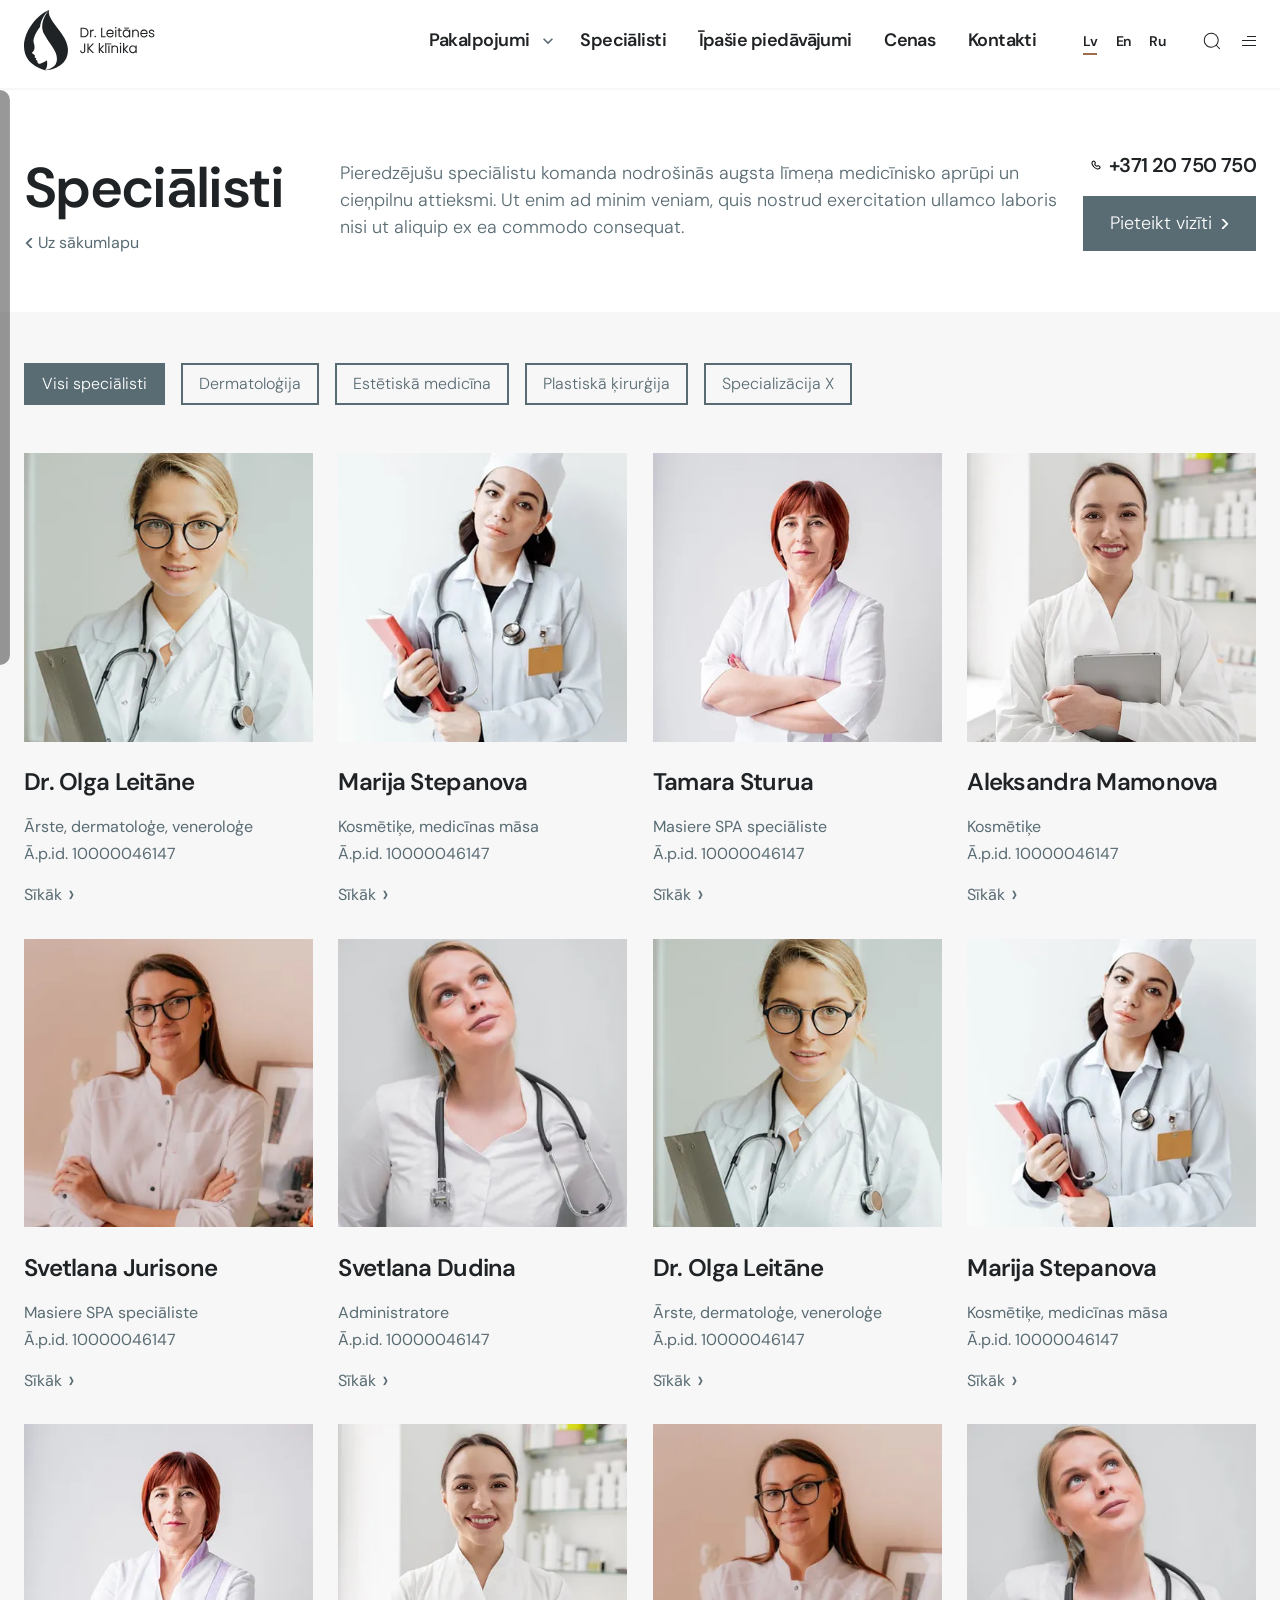
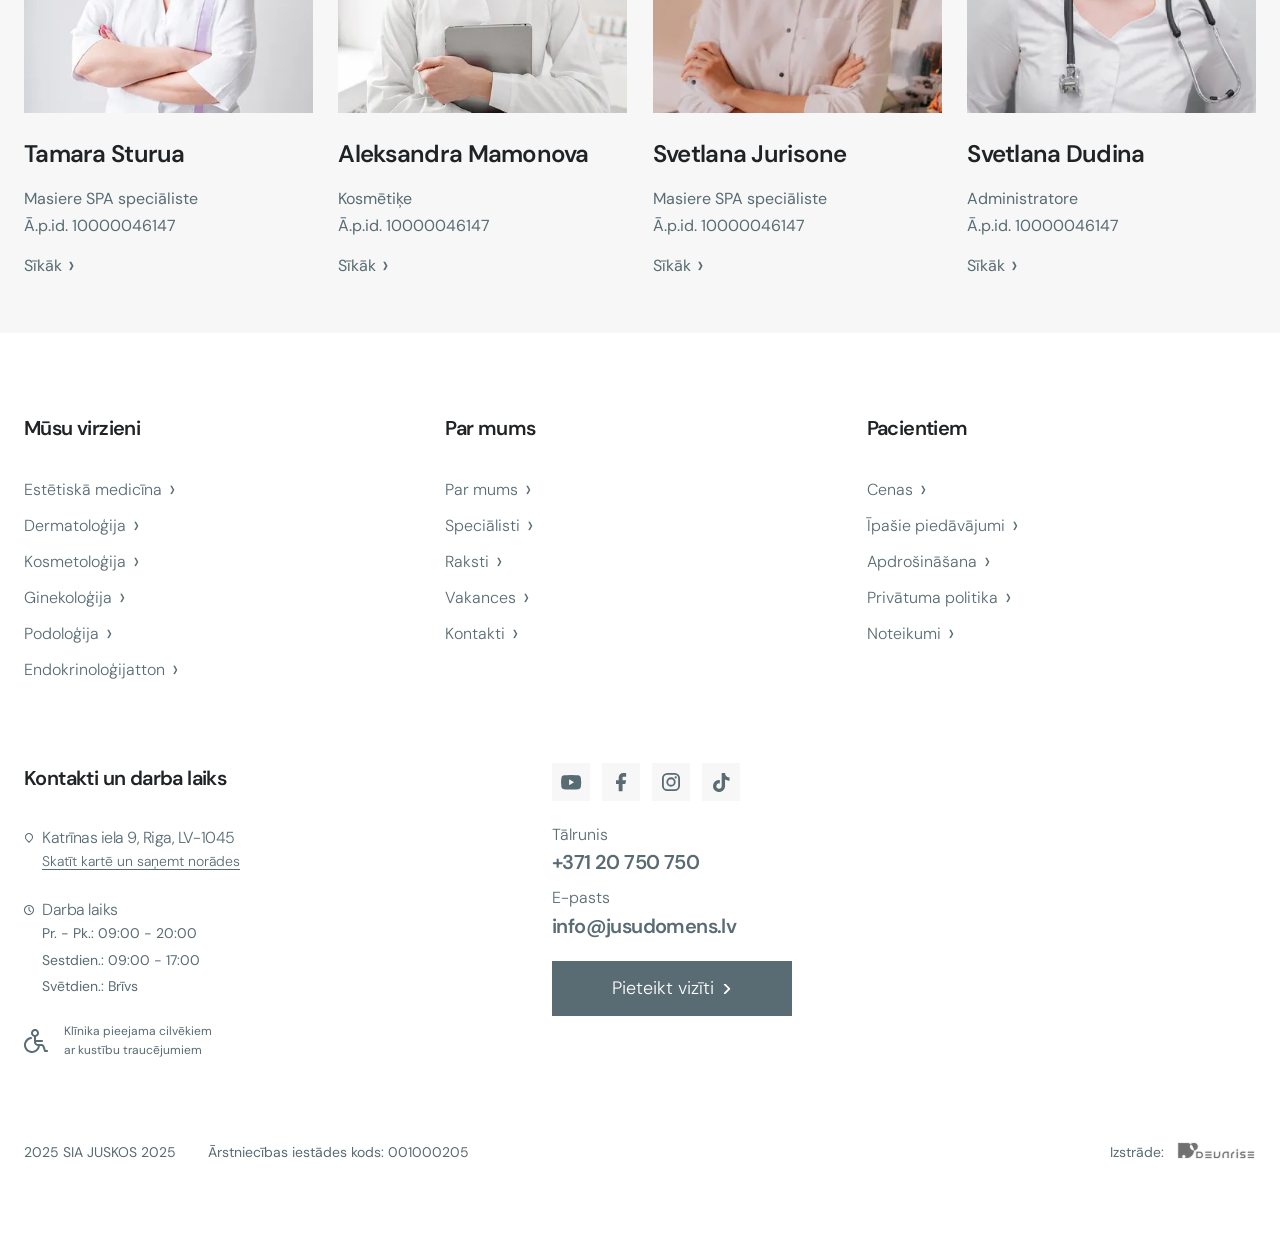
<file: archive-specialists.html>
<!doctype html>
<html lang="lv">
	<head>
		<meta charset="UTF-8">
		<meta name="robots" content="noindex, nofollow">
		<meta name="viewport" content="width=device-width, initial-scale=1, maximum-scale=1, user-scalable=yes">
		<link rel="preload" href="./assets/fonts/DMSans-SemiBold.woff2" as="font" type="font/woff2" crossorigin="anonymous">
		<link rel="preload" href="./assets/fonts/DMSans-Regular.woff2" as="font" type="font/woff2" crossorigin="anonymous">
		<link rel="preload" href="./assets/fonts/DMSans-Medium.woff2" as="font" type="font/woff2" crossorigin="anonymous">
		<link rel="preload" href="./assets/fonts/DMSans-Light.woff2" as="font" type="font/woff2" crossorigin="anonymous">
		<link rel="preload" href="./assets/fonts/DMSans-Bold.woff2" as="font" type="font/woff2" crossorigin="anonymous">
		<link rel="shortcut icon" href="./assets/img/favicon.ico">
		<title>Archive specialists</title>
		<script type="module" crossorigin="" src="./js/archive-specialists.min.js?v=1778236340990"></script>
		<link rel="modulepreload" crossorigin="" href="./js/app.min.js">
		<link rel="modulepreload" crossorigin="" href="./js/popup.min.js">
		<link rel="stylesheet" crossorigin="" href="./css/app.min.css?v=1778236340990">
		<link rel="stylesheet" crossorigin="" href="./css/popup.min.css?v=1778236340990">
		<link rel="stylesheet" crossorigin="" href="./css/archive-specialists.min.css?v=1778236340990">
		<link rel="stylesheet" crossorigin="" href="./css/pageheading.min.css?v=1778236340990">
		<link rel="stylesheet" crossorigin="" href="./css/cspecialist.min.css?v=1778236340990">
	</head>
	<body>
		<div class="wrapper">
			<header data-fls-header="" class="header">
				<div class="header__container">
					<div class="header__brand brand">
						<a href="index.html" class="brand__link" aria-label="Dr. Leitānes JK klīnika">
							<span class="brand__logo">
								<img src="./assets/img/logo.svg" alt="Dr. Leitānes JK klīnika" loading="eager">
							</span>
						</a>
					</div>
					<div class="header__menu menu">
						<nav class="menu__body" aria-label="Main navigation">
							<ul class="menu__list">
								<li class="menu__item menu__item_has-services">
									<a href="category-services.html" class="menu__services-toggle menu__link effect-bounce">
										<span>Pakalpojumi</span>
									</a>
									<button type="button" class="menu__arrow" data-services-trigger="" aria-label="Open services submenu" aria-expanded="false" aria-controls="services-submenu">
										<svg class="icon" aria-hidden="true">
											<use href="./assets/img/spritemap.svg#sprite-select"></use>
										</svg>
									</button>
								</li>
								<li class="menu__item">
									<a href="archive-specialists.html" class="menu__link effect-bounce">Speciālisti</a>
								</li>
								<li class="menu__item">
									<a href="archive-offers.html" class="menu__link effect-bounce">Īpašie piedāvājumi</a>
								</li>
								<li class="menu__item">
									<a href="prices.html" class="menu__link effect-bounce">Cenas</a>
								</li>
								<li class="menu__item">
									<a href="contacts.html" class="menu__link effect-bounce">Kontakti</a>
								</li>
							</ul>
						</nav>
					</div>
					<div class="header__actions">
						<ul class="header__languages languages" aria-label="Language switcher">
							<li class="languages__item">
								<a href="#" class="languages__link effect-bounce _active" aria-current="page">Lv</a>
							</li>
							<li class="languages__item">
								<a href="#" class="languages__link effect-bounce">En</a>
							</li>
							<li class="languages__item">
								<a href="#" class="languages__link effect-bounce">Ru</a>
							</li>
						</ul>
						<div class="header__search search">
							<button type="button" class="search__toggle" aria-label="Open search">
								<svg class="icon" aria-hidden="true">
									<use href="./assets/img/spritemap.svg#sprite-search"></use>
								</svg>
							</button>
						</div>
						<button type="button" data-fls-menu="" class="header__burger" aria-label="Open menu">
							<span></span>
						</button>
					</div>
				</div>
				<nav hidden data-fls-init-hidden="" class="header__services-panel services-submenu" id="services-submenu" aria-label="Services submenu">
					<div class="services-submenu__container">
						<div class="services-submenu__grid">
							<div class="services-submenu__column">
								<h5 class="services-submenu__title">
									<a href="category-services.html">Dermatoloģija</a>
								</h5>
								<ul class="services-submenu__list">
									<li>
										<a href="single-services.html">Veidojumu noņemšana</a>
									</li>
									<li>
										<a href="single-services.html">Ādas slimību ārstēšana</a>
									</li>
									<li>
										<a href="single-services.html">Ādas stāvokļa diagnostika</a>
									</li>
								</ul>
							</div>
							<div class="services-submenu__column">
								<h5 class="services-submenu__title">
									<a href="category-services.html">Estētiskā medicīna</a>
								</h5>
								<ul class="services-submenu__list">
									<li>
										<a href="single-services.html">Filleru injekcijas</a>
									</li>
									<li>
										<a href="single-services.html">Botulīna toksīna injekcijas</a>
									</li>
									<li>
										<a href="single-services.html">Lāzerprocedūras</a>
									</li>
									<li>
										<a href="single-services.html">Atjaunojošās un anti-age procedūras</a>
									</li>
									<li>
										<a href="single-services.html">Podoloģija</a>
									</li>
									<li>
										<a href="single-services.html">Aparātprocedūras</a>
									</li>
								</ul>
							</div>
							<div class="services-submenu__column">
								<h5 class="services-submenu__title">
									<a href="category-services.html">Kosmetoloģija</a>
								</h5>
								<ul class="services-submenu__list">
									<li>
										<a href="single-services.html">Sejas tīrīšana</a>
									</li>
									<li>
										<a href="single-services.html">Pīlingi</a>
									</li>
									<li>
										<a href="single-services.html">Lāzerepilācija</a>
									</li>
									<li>
										<a href="single-services.html">Biorevitalizācija</a>
									</li>
									<li>
										<a href="single-services.html">Sejas kopšana</a>
									</li>
									<li>
										<a href="single-services.html">Ķermeņa procedūras</a>
									</li>
									<li>
										<a href="single-services.html">IPL fotoatjaunošana</a>
									</li>
								</ul>
							</div>
							<div class="services-submenu__column">
								<h5 class="services-submenu__title">
									<a href="category-services.html">Ginekoloģija</a>
								</h5>
								<ul class="services-submenu__list">
									<li>
										<a href="single-services.html">Ginekologa konsultācija</a>
									</li>
									<li>
										<a href="single-services.html">Ginekoloģiskā 3D ultrasonogrāfija</a>
									</li>
									<li>
										<a href="single-services.html">Krūšu dziedzeru USG izmeklēšana</a>
									</li>
									<li>
										<a href="single-services.html">Grūtnieces uzraudzība</a>
									</li>
									<li>
										<a href="single-services.html">Apakšsadaļa 5</a>
									</li>
								</ul>
							</div>
							<div class="services-submenu__column">
								<h5 class="services-submenu__title">
									<a href="category-services.html">Podoloģija</a>
								</h5>
								<ul class="services-submenu__list">
									<li>
										<a href="single-services.html">Apakšsadaļa 1</a>
									</li>
									<li>
										<a href="single-services.html">Apakšsadaļa 2</a>
									</li>
									<li>
										<a href="single-services.html">Apakšsadaļa 3</a>
									</li>
								</ul>
							</div>
							<div class="services-submenu__column">
								<h5 class="services-submenu__title">
									<a href="category-services.html">Endokrinoloģija</a>
								</h5>
								<ul class="services-submenu__list">
									<li>
										<a href="single-services.html">Vairogdziedzera USG</a>
									</li>
									<li>
										<a href="single-services.html">Apakšsadaļa 2</a>
									</li>
									<li>
										<a href="single-services.html">Apakšsadaļa 3</a>
									</li>
									<li>
										<a href="single-services.html">Apakšsadaļa 4</a>
									</li>
									<li>
										<a href="single-services.html">Apakšsadaļa 5</a>
									</li>
									<li>
										<a href="single-services.html">Apakšsadaļa 6</a>
									</li>
								</ul>
							</div>
						</div>
						<form action="#" class="services-submenu__search" role="search">
							<label class="services-submenu__field">
								<span class="sr-only">Search services</span>
								<input type="text" class="input services-submenu__input" name="services-search" placeholder="Ievadiet, ko vēlaties atrast" autocomplete="off">
							</label>
							<button type="submit" class="services-submenu__submit" aria-label="Search services">
								<svg class="icon" aria-hidden="true">
									<use href="./assets/img/spritemap.svg#sprite-search"></use>
								</svg>
							</button>
						</form>
					</div>
				</nav>
				<div hidden data-fls-init-hidden="" class="header__search-panel search-panel">
					<div class="search-panel__container">
						<form action="#" class="search-panel__form" role="search">
							<label class="search-panel__field">
								<span class="sr-only">Search</span>
								<input data-fls-input="" type="text" name="search" class="input search-panel__input" placeholder="Ievadiet, ko vēlaties atrast" autocomplete="off">
							</label>
							<button type="submit" class="search-panel__submit" aria-label="Submit search">
								<svg class="icon" aria-hidden="true">
									<use href="./assets/img/spritemap.svg#sprite-search"></use>
								</svg>
							</button>
						</form>
					</div>
				</div>
				<div class="header__overlay"></div>
				<div hidden data-fls-init-hidden="" class="header__panel panel-header">
					<div class="panel-header__inner">
						<div class="panel-header__top">
							<ul class="panel-header__languages languages" aria-label="Language switcher">
								<li class="languages__item">
									<a href="#" class="languages__link effect-bounce _active" aria-current="page">Lv</a>
								</li>
								<li class="languages__item">
									<a href="#" class="languages__link effect-bounce">En</a>
								</li>
								<li class="languages__item">
									<a href="#" class="languages__link effect-bounce">Ru</a>
								</li>
							</ul>
							<button type="button" data-fls-menu="" class="panel-header__close header__burger icon-menu _active" aria-label="Close menu">
								<span></span>
							</button>
						</div>
						<nav class="panel-header__nav" aria-label="Mobile navigation">
							<ul class="panel-header__list">
								<li class="panel-header__item">
									<a href="category-services.html" class="panel-header__link effect-bounce">Pakalpojumi</a>
								</li>
								<li class="panel-header__item">
									<a href="about.html" class="panel-header__link effect-bounce">Par mums</a>
								</li>
								<li class="panel-header__item">
									<a href="archive-offers.html" class="panel-header__link effect-bounce">Īpašie piedāvājumi</a>
								</li>
								<li class="panel-header__item">
									<a href="archive-news.html" class="panel-header__link effect-bounce">Informācija pacientiem</a>
								</li>
								<li class="panel-header__item">
									<a href="prices.html" class="panel-header__link effect-bounce">Cenas</a>
								</li>
							</ul>
						</nav>
						<div class="panel-header__info">
							<div class="panel-header__block info-block info-block_location">
								<div class="panel-header__heading info-block__heading">
									<svg class="icon" aria-hidden="true">
										<use href="./assets/img/spritemap.svg#sprite-location"></use>
									</svg>
									<p class="info-block__title">Katrīnas iela 9, Rīga, LV-1045</p>
								</div>
								<div class="info-block__body">
									<a href="#" class="panel-header__caption info-block__caption">Skatīt kartē un saņemt norādes</a>
								</div>
							</div>
							<div class="panel-header__block info-block info-block_schedule">
								<div class="panel-header__heading info-block__heading">
									<svg class="icon" aria-hidden="true">
										<use href="./assets/img/spritemap.svg#sprite-schedule"></use>
									</svg>
									<p class="info-block__title">Darba laiks</p>
								</div>
								<div class="info-block__body">
									<ul class="panel-header__schedule info-block__list">
										<li>Pr. - Pk.: 09:00 - 20:00</li>
										<li>Sestdien.: 09:00 - 17:00</li>
										<li>Svētdien.: Brīvs</li>
									</ul>
								</div>
							</div>
							<div class="panel-header__contacts contact-list">
								<div class="panel-header__contact contact-list__item">
									<span class="panel-header__label contact-list__label">Tālrunis</span>
									<a href="tel:+37120750750" class="panel-header__value contact-list__value">+371 20 750 750</a>
								</div>
								<div class="panel-header__contact contact-list__item">
									<span class="panel-header__label contact-list__label">E-pasts</span>
									<a href="mailto:info@jusudomens.lv" class="panel-header__value contact-list__value">info@jusudomens.lv</a>
								</div>
							</div>
							<button type="button" class="panel-header__button btn btn_border-grey" data-fls-button="" aria-label="Book an appointment" data-fls-popup-link="appointment">
								<span>Pieteikt vizīti</span>
								<svg class="icon icon_chevron" aria-hidden="true">
									<use href="./assets/img/spritemap.svg#sprite-chevron"></use>
								</svg>
							</button>
							<ul class="panel-header__socials socials-list" aria-label="Social media">
								<li>
									<a href="#" class="socials-list__link" aria-label="YouTube">
										<svg class="icon" aria-hidden="true">
											<use href="./assets/img/spritemap.svg#sprite-youtube"></use>
										</svg>
									</a>
								</li>
								<li>
									<a href="#" class="socials-list__link" aria-label="Facebook">
										<svg class="icon" aria-hidden="true">
											<use href="./assets/img/spritemap.svg#sprite-facebook"></use>
										</svg>
									</a>
								</li>
								<li>
									<a href="#" class="socials-list__link" aria-label="Instagram">
										<svg class="icon" aria-hidden="true">
											<use href="./assets/img/spritemap.svg#sprite-instagram"></use>
										</svg>
									</a>
								</li>
								<li>
									<a href="#" class="socials-list__link" aria-label="TikTok">
										<svg class="icon" aria-hidden="true">
											<use href="./assets/img/spritemap.svg#sprite-tiktok"></use>
										</svg>
									</a>
								</li>
							</ul>
						</div>
					</div>
				</div>
			</header>
			<main class="page">
				<section class="page-heading" aria-labelledby="page-heading-title" data-fls-pageheading="">
					<div class="page-heading__container">
						<div class="page-heading__main">
							<h1 id="page-heading-title" class="page-heading__title">Speciālisti</h1>
							<a href="index.html" class="page-heading__back">
								<svg class="icon" aria-hidden="true">
									<use href="./assets/img/spritemap.svg#sprite-chevron"></use>
								</svg>
								<span>Uz sākumlapu</span>
							</a>
						</div>
						<div class="page-heading__aside">
							<div class="page-heading__text">
								<p>
									Pieredzējušu speciālistu komanda nodrošinās augsta līmeņa medicīnisko aprūpi un cieņpilnu attieksmi. Ut enim ad minim veniam, quis nostrud exercitation ullamco laboris nisi ut aliquip ex ea commodo consequat.
								</p>
							</div>
							<div class="page-heading__actions">
								<a href="tel:+37120750750" class="page-heading__phone title-h5">
									<svg class="icon" aria-hidden="true">
										<use href="./assets/img/spritemap.svg#sprite-phone"></use>
									</svg>
									<span>+371 20 750 750</span>
								</a>
								<button type="button" class="page-heading__button btn btn_fill-grey" data-fls-button="" data-fls-popup-link="appointment">
									<span>Pieteikt vizīti</span>
									<svg class="icon icon_chevron" aria-hidden="true">
										<use href="./assets/img/spritemap.svg#sprite-chevron"></use>
									</svg>
								</button>
							</div>
						</div>
					</div>
				</section>
				<section class="specialists-grid section-bg" data-fls-specialistsgrid="" aria-labelledby="specialists-grid-title">
					<div class="specialists-grid__container">
						<h2 id="specialists-grid-title" class="sr-only">Mūsu speciālisti</h2>
						<div class="specialists-grid__filters" role="group" aria-label="Specialists filters">
							<button type="button" class="specialists-grid__filter btn btn_small btn_fill-grey is-active" data-specialists-filter="all">Visi speciālisti</button>
							<button type="button" class="specialists-grid__filter btn btn_small btn_border-grey" data-specialists-filter="dermatology">Dermatoloģija</button>
							<button type="button" class="specialists-grid__filter btn btn_small btn_border-grey" data-specialists-filter="aesthetic">Estētiskā medicīna</button>
							<button type="button" class="specialists-grid__filter btn btn_small btn_border-grey" data-specialists-filter="plastic">Plastiskā ķirurģija</button>
							<button type="button" class="specialists-grid__filter btn btn_small btn_border-grey" data-specialists-filter="specialization-x">Specializācija X</button>
						</div>
						<div class="specialists-grid__items">
							<article class="specialists-grid__item specialist-card" data-fls-cspecialist="" data-specialist-category="dermatology aesthetic">
								<a href="single-specialists.html" class="specialist-card__image">
									<img src="./assets/img/placeholder.svg" data-fls-lazy="./assets/img/specialists/specialist1.webp" alt="Dr. Olga Leitāne">
								</a>
								<div class="specialist-card__content">
									<h3 class="specialist-card__name">
										<a href="single-specialists.html">Dr. Olga Leitāne</a>
									</h3>
									<div class="specialist-card__meta">
										<p>Ārste, dermatoloģe, veneroloģe</p>
										<p>Ā.p.id. 10000046147</p>
									</div>
									<a href="single-specialists.html" class="specialist-card__more link-more">Sīkāk</a>
								</div>
							</article>
							<article class="specialists-grid__item specialist-card" data-fls-cspecialist="" data-specialist-category="aesthetic specialization-x">
								<a href="single-specialists.html" class="specialist-card__image">
									<img src="./assets/img/placeholder.svg" data-fls-lazy="./assets/img/specialists/specialist2.webp" alt="Marija Stepanova">
								</a>
								<div class="specialist-card__content">
									<h3 class="specialist-card__name">
										<a href="single-specialists.html">Marija Stepanova</a>
									</h3>
									<div class="specialist-card__meta">
										<p>Kosmētiķe, medicīnas māsa</p>
										<p>Ā.p.id. 10000046147</p>
									</div>
									<a href="single-specialists.html" class="specialist-card__more link-more">Sīkāk</a>
								</div>
							</article>
							<article class="specialists-grid__item specialist-card" data-fls-cspecialist="" data-specialist-category="plastic">
								<a href="single-specialists.html" class="specialist-card__image">
									<img src="./assets/img/placeholder.svg" data-fls-lazy="./assets/img/specialists/specialist3.webp" alt="Tamara Sturua">
								</a>
								<div class="specialist-card__content">
									<h3 class="specialist-card__name">
										<a href="single-specialists.html">Tamara Sturua</a>
									</h3>
									<div class="specialist-card__meta">
										<p>Masiere SPA speciāliste</p>
										<p>Ā.p.id. 10000046147</p>
									</div>
									<a href="single-specialists.html" class="specialist-card__more link-more">Sīkāk</a>
								</div>
							</article>
							<article class="specialists-grid__item specialist-card" data-fls-cspecialist="" data-specialist-category="aesthetic">
								<a href="single-specialists.html" class="specialist-card__image">
									<img src="./assets/img/placeholder.svg" data-fls-lazy="./assets/img/specialists/specialist4.webp" alt="Aleksandra Mamonova">
								</a>
								<div class="specialist-card__content">
									<h3 class="specialist-card__name">
										<a href="single-specialists.html">Aleksandra Mamonova</a>
									</h3>
									<div class="specialist-card__meta">
										<p>Kosmētiķe</p>
										<p>Ā.p.id. 10000046147</p>
									</div>
									<a href="single-specialists.html" class="specialist-card__more link-more">Sīkāk</a>
								</div>
							</article>
							<article class="specialists-grid__item specialist-card" data-fls-cspecialist="" data-specialist-category="specialization-x plastic">
								<a href="single-specialists.html" class="specialist-card__image">
									<img src="./assets/img/placeholder.svg" data-fls-lazy="./assets/img/specialists/specialist5.webp" alt="Svetlana Jurisone">
								</a>
								<div class="specialist-card__content">
									<h3 class="specialist-card__name">
										<a href="single-specialists.html">Svetlana Jurisone</a>
									</h3>
									<div class="specialist-card__meta">
										<p>Masiere SPA speciāliste</p>
										<p>Ā.p.id. 10000046147</p>
									</div>
									<a href="single-specialists.html" class="specialist-card__more link-more">Sīkāk</a>
								</div>
							</article>
							<article class="specialists-grid__item specialist-card" data-fls-cspecialist="" data-specialist-category="dermatology">
								<a href="single-specialists.html" class="specialist-card__image">
									<img src="./assets/img/placeholder.svg" data-fls-lazy="./assets/img/specialists/specialist6.webp" alt="Svetlana Dudina">
								</a>
								<div class="specialist-card__content">
									<h3 class="specialist-card__name">
										<a href="single-specialists.html">Svetlana Dudina</a>
									</h3>
									<div class="specialist-card__meta">
										<p>Administratore</p>
										<p>Ā.p.id. 10000046147</p>
									</div>
									<a href="single-specialists.html" class="specialist-card__more link-more">Sīkāk</a>
								</div>
							</article>
							<article class="specialists-grid__item specialist-card" data-fls-cspecialist="" data-specialist-category="dermatology aesthetic">
								<a href="single-specialists.html" class="specialist-card__image">
									<img src="./assets/img/placeholder.svg" data-fls-lazy="./assets/img/specialists/specialist1.webp" alt="Dr. Olga Leitāne">
								</a>
								<div class="specialist-card__content">
									<h3 class="specialist-card__name">
										<a href="single-specialists.html">Dr. Olga Leitāne</a>
									</h3>
									<div class="specialist-card__meta">
										<p>Ārste, dermatoloģe, veneroloģe</p>
										<p>Ā.p.id. 10000046147</p>
									</div>
									<a href="single-specialists.html" class="specialist-card__more link-more">Sīkāk</a>
								</div>
							</article>
							<article class="specialists-grid__item specialist-card" data-fls-cspecialist="" data-specialist-category="aesthetic specialization-x">
								<a href="single-specialists.html" class="specialist-card__image">
									<img src="./assets/img/placeholder.svg" data-fls-lazy="./assets/img/specialists/specialist2.webp" alt="Marija Stepanova">
								</a>
								<div class="specialist-card__content">
									<h3 class="specialist-card__name">
										<a href="single-specialists.html">Marija Stepanova</a>
									</h3>
									<div class="specialist-card__meta">
										<p>Kosmētiķe, medicīnas māsa</p>
										<p>Ā.p.id. 10000046147</p>
									</div>
									<a href="single-specialists.html" class="specialist-card__more link-more">Sīkāk</a>
								</div>
							</article>
							<article class="specialists-grid__item specialist-card" data-fls-cspecialist="" data-specialist-category="plastic">
								<a href="single-specialists.html" class="specialist-card__image">
									<img src="./assets/img/placeholder.svg" data-fls-lazy="./assets/img/specialists/specialist3.webp" alt="Tamara Sturua">
								</a>
								<div class="specialist-card__content">
									<h3 class="specialist-card__name">
										<a href="single-specialists.html">Tamara Sturua</a>
									</h3>
									<div class="specialist-card__meta">
										<p>Masiere SPA speciāliste</p>
										<p>Ā.p.id. 10000046147</p>
									</div>
									<a href="single-specialists.html" class="specialist-card__more link-more">Sīkāk</a>
								</div>
							</article>
							<article class="specialists-grid__item specialist-card" data-fls-cspecialist="" data-specialist-category="aesthetic">
								<a href="single-specialists.html" class="specialist-card__image">
									<img src="./assets/img/placeholder.svg" data-fls-lazy="./assets/img/specialists/specialist4.webp" alt="Aleksandra Mamonova">
								</a>
								<div class="specialist-card__content">
									<h3 class="specialist-card__name">
										<a href="single-specialists.html">Aleksandra Mamonova</a>
									</h3>
									<div class="specialist-card__meta">
										<p>Kosmētiķe</p>
										<p>Ā.p.id. 10000046147</p>
									</div>
									<a href="single-specialists.html" class="specialist-card__more link-more">Sīkāk</a>
								</div>
							</article>
							<article class="specialists-grid__item specialist-card" data-fls-cspecialist="" data-specialist-category="specialization-x plastic">
								<a href="single-specialists.html" class="specialist-card__image">
									<img src="./assets/img/placeholder.svg" data-fls-lazy="./assets/img/specialists/specialist5.webp" alt="Svetlana Jurisone">
								</a>
								<div class="specialist-card__content">
									<h3 class="specialist-card__name">
										<a href="single-specialists.html">Svetlana Jurisone</a>
									</h3>
									<div class="specialist-card__meta">
										<p>Masiere SPA speciāliste</p>
										<p>Ā.p.id. 10000046147</p>
									</div>
									<a href="single-specialists.html" class="specialist-card__more link-more">Sīkāk</a>
								</div>
							</article>
							<article class="specialists-grid__item specialist-card" data-fls-cspecialist="" data-specialist-category="dermatology">
								<a href="single-specialists.html" class="specialist-card__image">
									<img src="./assets/img/placeholder.svg" data-fls-lazy="./assets/img/specialists/specialist6.webp" alt="Svetlana Dudina">
								</a>
								<div class="specialist-card__content">
									<h3 class="specialist-card__name">
										<a href="single-specialists.html">Svetlana Dudina</a>
									</h3>
									<div class="specialist-card__meta">
										<p>Administratore</p>
										<p>Ā.p.id. 10000046147</p>
									</div>
									<a href="single-specialists.html" class="specialist-card__more link-more">Sīkāk</a>
								</div>
							</article>
						</div>
					</div>
				</section>
			</main>
			<footer data-fls-footer="" class="footer">
				<div class="footer__container">
					<div class="footer__top">
						<nav data-fls-spollers="574.98, max" class="footer__nav footer-nav" aria-label="Footer navigation">
							<details class="footer-nav__column">
								<summary class="footer-nav__title">Mūsu virzieni</summary>
								<ul class="footer-nav__list">
									<li>
										<a href="#">Estētiskā medicīna</a>
									</li>
									<li>
										<a href="#">Dermatoloģija</a>
									</li>
									<li>
										<a href="#">Kosmetoloģija</a>
									</li>
									<li>
										<a href="#">Ginekoloģija</a>
									</li>
									<li>
										<a href="#">Podoloģija</a>
									</li>
									<li>
										<a href="#">Endokrinoloģijatton</a>
									</li>
								</ul>
							</details>
							<details class="footer-nav__column">
								<summary class="footer-nav__title">Par mums</summary>
								<ul class="footer-nav__list">
									<li>
										<a href="#">Par mums</a>
									</li>
									<li>
										<a href="#">Speciālisti</a>
									</li>
									<li>
										<a href="#">Raksti</a>
									</li>
									<li>
										<a href="#">Vakances</a>
									</li>
									<li>
										<a href="#">Kontakti</a>
									</li>
								</ul>
							</details>
							<details class="footer-nav__column">
								<summary class="footer-nav__title">Pacientiem</summary>
								<ul class="footer-nav__list">
									<li>
										<a href="#">Cenas</a>
									</li>
									<li>
										<a href="#">Īpašie piedāvājumi</a>
									</li>
									<li>
										<a href="#">Apdrošināšana</a>
									</li>
									<li>
										<a href="privacy-policy.html">Privātuma politika</a>
									</li>
									<li>
										<a href="#">Noteikumi</a>
									</li>
								</ul>
							</details>
						</nav>
						<div class="footer__info">
							<div class="footer__details">
								<h3 class="footer__title">Kontakti un darba laiks</h3>
								<div class="footer__blocks">
									<div class="footer__block info-block info-block_location">
										<div class="footer__heading info-block__heading">
											<svg class="icon" aria-hidden="true">
												<use href="./assets/img/spritemap.svg#sprite-location"></use>
											</svg>
											<p class="info-block__title">Katrīnas iela 9, Riga, LV-1045</p>
										</div>
										<div class="info-block__body">
											<a href="#" class="footer__caption info-block__caption">Skatīt kartē un saņemt norādes</a>
										</div>
									</div>
									<div class="footer__block info-block info-block_schedule">
										<div class="footer__heading info-block__heading">
											<svg class="icon" aria-hidden="true">
												<use href="./assets/img/spritemap.svg#sprite-schedule"></use>
											</svg>
											<p class="info-block__title">Darba laiks</p>
										</div>
										<div class="info-block__body">
											<ul class="footer__schedule info-block__list">
												<li>Pr. - Pk.: 09:00 - 20:00</li>
												<li>Sestdien.: 09:00 - 17:00</li>
												<li>Svētdien.: Brīvs</li>
											</ul>
										</div>
									</div>
									<div class="footer__accessibility">
										<svg class="icon" aria-hidden="true">
											<use href="./assets/img/spritemap.svg#sprite-accessibility"></use>
										</svg>
										<p>Klīnika pieejama cilvēkiem ar kustību traucējumiem</p>
									</div>
								</div>
							</div>
							<div class="footer__contacts-wrap">
								<ul class="footer__socials socials-list" aria-label="Social media">
									<li>
										<a href="#" class="socials-list__link" aria-label="YouTube">
											<svg class="icon" aria-hidden="true">
												<use href="./assets/img/spritemap.svg#sprite-youtube"></use>
											</svg>
										</a>
									</li>
									<li>
										<a href="#" class="socials-list__link" aria-label="Facebook">
											<svg class="icon" aria-hidden="true">
												<use href="./assets/img/spritemap.svg#sprite-facebook"></use>
											</svg>
										</a>
									</li>
									<li>
										<a href="#" class="socials-list__link" aria-label="Instagram">
											<svg class="icon" aria-hidden="true">
												<use href="./assets/img/spritemap.svg#sprite-instagram"></use>
											</svg>
										</a>
									</li>
									<li>
										<a href="#" class="socials-list__link" aria-label="TikTok">
											<svg class="icon" aria-hidden="true">
												<use href="./assets/img/spritemap.svg#sprite-tiktok"></use>
											</svg>
										</a>
									</li>
								</ul>
								<div class="footer__contacts contact-list">
									<div class="footer__contact contact-list__item">
										<span class="footer__label contact-list__label">Tālrunis</span>
										<a href="tel:+37120750750" class="footer__value contact-list__value">+371 20 750 750</a>
									</div>
									<div class="footer__contact contact-list__item">
										<span class="footer__label contact-list__label">E-pasts</span>
										<a href="mailto:info@jusudomens.lv" class="footer__value contact-list__value">info@jusudomens.lv</a>
									</div>
								</div>
								<button type="button" class="footer__button btn btn_fill-grey" data-fls-button="" data-fls-popup-link="appointment" aria-label="Book an appointment">
									<span>Pieteikt vizīti</span>
									<svg class="icon icon_chevron" aria-hidden="true">
										<use href="./assets/img/spritemap.svg#sprite-chevron"></use>
									</svg>
								</button>
							</div>
						</div>
					</div>
					<div class="footer__bottom">
						<div class="footer__meta">
							<p class="footer__copy">2025 SIA JUSKOS 2025</p>
							<p class="footer__code">Ārstniecības iestādes kods: 001000205</p>
						</div>
						<a href="#" class="footer__credit" aria-label="Developer">
							<span>Izstrāde:</span>
							<img src="./assets/img/placeholder.svg" data-fls-lazy="./assets/img/developer.webp" alt="devnrise">
						</a>
					</div>
				</div>
			</footer>
		</div>
		<div class="above" data-fls-above="" data-fls-lp="">
			<button type="button" class="above__button" aria-label="Scroll to top">
				<svg class="above__icon icon" aria-hidden="true">
					<use href="./assets/img/spritemap.svg#sprite-up"></use>
				</svg>
			</button>
		</div>
		<div data-fls-popup="appointment" role="dialog" aria-modal="true" aria-hidden="true" aria-labelledby="appointment-popup-title" class="popup popup_appointment">
			<div data-fls-popup-wrapper="" class="popup__wrapper">
				<div data-fls-popup-body="" class="popup__body">
					<button data-fls-popup-close="" type="button" class="popup__close" aria-label="Aizvērt modālo logu"></button>
					<div data-fls-popup-content="" class="popup__content appointment-popup">
						<div class="appointment-popup__header">
							<h2 id="appointment-popup-title" class="appointment-popup__title">
								Pieteikt vizīti
								<span>vai</span>
								<a href="#">Sākt online čatu</a>
							</h2>
						</div>
						<form action="#" method="post" class="appointment-popup__form">
							<fieldset class="appointment-popup__section">
								<legend class="appointment-popup__legend">Pacienta dati (obligāti lauki)</legend>
								<div class="appointment-popup__grid">
									<label class="appointment-popup__field">
										<span class="sr-only">Jūsu vārds</span>
										<input autocomplete="given-name" type="text" name="name" placeholder="Jūsu vārds" class="input" required>
									</label>
									<label class="appointment-popup__field">
										<span class="sr-only">Jūsu uzvārds</span>
										<input autocomplete="family-name" type="text" name="surname" placeholder="Jūsu uzvārds" class="input" required>
									</label>
									<label class="appointment-popup__field input input_phone">
										<span class="sr-only">Tālruņa numurs</span>
										<input data-fls-input-phone="" data-fls-input-phone-country="lv" autocomplete="tel" type="tel" name="phone" placeholder="Tālruņa numurs" required>
									</label>
									<label class="appointment-popup__field">
										<span class="sr-only">Email</span>
										<input autocomplete="email" type="email" name="email" placeholder="Email" class="input" required>
									</label>
								</div>
							</fieldset>
							<fieldset class="appointment-popup__section">
								<legend class="appointment-popup__legend">Izvēlēties pakalpojumu un speciālistu</legend>
								<div class="appointment-popup__grid">
									<label class="appointment-popup__field">
										<span class="sr-only">Norādiet pakalpojumu</span>
										<select data-fls-select="" name="service" required>
											<option value="" selected>Norādiet pakalpojumu</option>
											<option value="dermatologija">Dermatoloģija</option>
											<option value="estetiska-medicina">Estētiskā medicīna</option>
											<option value="kosmetologija">Kosmetoloģija</option>
											<option value="podologija">Podoloģija</option>
										</select>
									</label>
									<label class="appointment-popup__field">
										<span class="sr-only">Izvēlieties speciālistu</span>
										<select data-fls-select="" name="specialist">
											<option value="" selected>Izvēlieties speciālistu</option>
											<option value="olga-leitane">Dr. Olga Leitāne</option>
											<option value="marija-stepanova">Marija Stepanova</option>
											<option value="tamara-sturua">Tamara Sturua</option>
											<option value="aleksandra-mamonova">Aleksandra Mamonova</option>
										</select>
									</label>
								</div>
							</fieldset>
							<fieldset class="appointment-popup__section">
								<legend class="appointment-popup__legend">Vēlamais datums un laiks</legend>
								<div class="appointment-popup__grid">
									<label class="appointment-popup__field appointment-popup__date">
										<span class="sr-only">Datums</span>
										<input data-fls-datepicker="" autocomplete="off" type="text" name="date" placeholder="Datums" class="input">
										<svg class="appointment-popup__date-icon icon" aria-hidden="true">
											<use href="./assets/img/spritemap.svg#sprite-calendar"></use>
										</svg>
									</label>
									<label class="appointment-popup__field">
										<span class="sr-only">Laiks</span>
										<select data-fls-select="" name="time">
											<option value="" selected>Laiks</option>
											<option value="09:00">09:00</option>
											<option value="12:00">12:00</option>
											<option value="15:00">15:00</option>
											<option value="18:00">18:00</option>
										</select>
									</label>
								</div>
							</fieldset>
							<div class="appointment-popup__section">
								<label class="appointment-popup__field">
									<span class="appointment-popup__legend">Komentārs</span>
									<textarea name="comment" placeholder="Jūsu komentārs" class="input appointment-popup__textarea"></textarea>
								</label>
							</div>
							<label data-fls-checkbox="" class="appointment-popup__agreement checkbox">
								<input class="checkbox__input" type="checkbox" value="1" name="agreement" required>
								<span class="checkbox__text">
									Piekrītu
									<a href="#">lietošanas noteikumiem</a>
									un
									<a href="privacy-policy.html">privātuma politikai</a>
								</span>
							</label>
							<button type="submit" class="appointment-popup__submit btn btn_fill-grey">
								Nosūtīt
								<svg class="icon icon_chevron" aria-hidden="true">
									<use xlink:href="./assets/img/spritemap.svg#sprite-chevron"></use>
								</svg>
							</button>
						</form>
					</div>
				</div>
			</div>
		</div>
		<ul id="fls-dev-panel">
			<li>
				<a href="single-specialists.html">single-specialists</a>
			</li>
			<li>
				<a href="single-services.html">single-services</a>
			</li>
			<li>
				<a href="single-offers.html">single-offers</a>
			</li>
			<li>
				<a href="single-news.html">single-news</a>
			</li>
			<li>
				<a href="search-results.html">search-results</a>
			</li>
			<li>
				<a href="privacy-policy.html">privacy-policy</a>
			</li>
			<li>
				<a href="prices.html">prices</a>
			</li>
			<li>
				<a href="index.html">index</a>
			</li>
			<li>
				<a href="contacts.html">contacts</a>
			</li>
			<li>
				<a href="category-services.html">category-services</a>
			</li>
			<li>
				<a href="archive-specialists.html">archive-specialists</a>
			</li>
			<li>
				<a href="archive-offers.html">archive-offers</a>
			</li>
			<li>
				<a href="archive-news.html">archive-news</a>
			</li>
			<li>
				<a href="about.html">about</a>
			</li>
			<li>
				<a href="404.html">404</a>
			</li>
		</ul>
		<style>
			#fls-dev-panel{
				position: fixed;
				left: 10px;
				padding: 15px 25px 15px 15px;
				border-radius: 0 10px 10px 0;
				top: 10%;
				color: #ffffff;
				background-color: rgba(51, 51, 51, 0.5);
				transform: translate(-100%, 0px);
				max-height: 80svh;
				overflow: auto;
				transition: all 300ms;
				z-index: 9999;
				font-family: Arial, "Helvetica Neue", Helvetica, sans-serif;
			}
			#fls-dev-panel li{
				list-style:none;
			}
			#fls-dev-panel hr{
				border-bottom: 1px solid;
			}
			#fls-dev-panel:hover{
				left: 0px;
				transform: translate(0, 0);
			}
			#fls-dev-panel a{
				text-decoration: none;
				color: inherit;
			}
			#fls-dev-panel a:hover {
				text-decoration: underline;
			}
			#fls-dev-panel li:not(:last-child) {
				margin-bottom: 10px;
			}
		</style>
	</body>
</html>
</file>
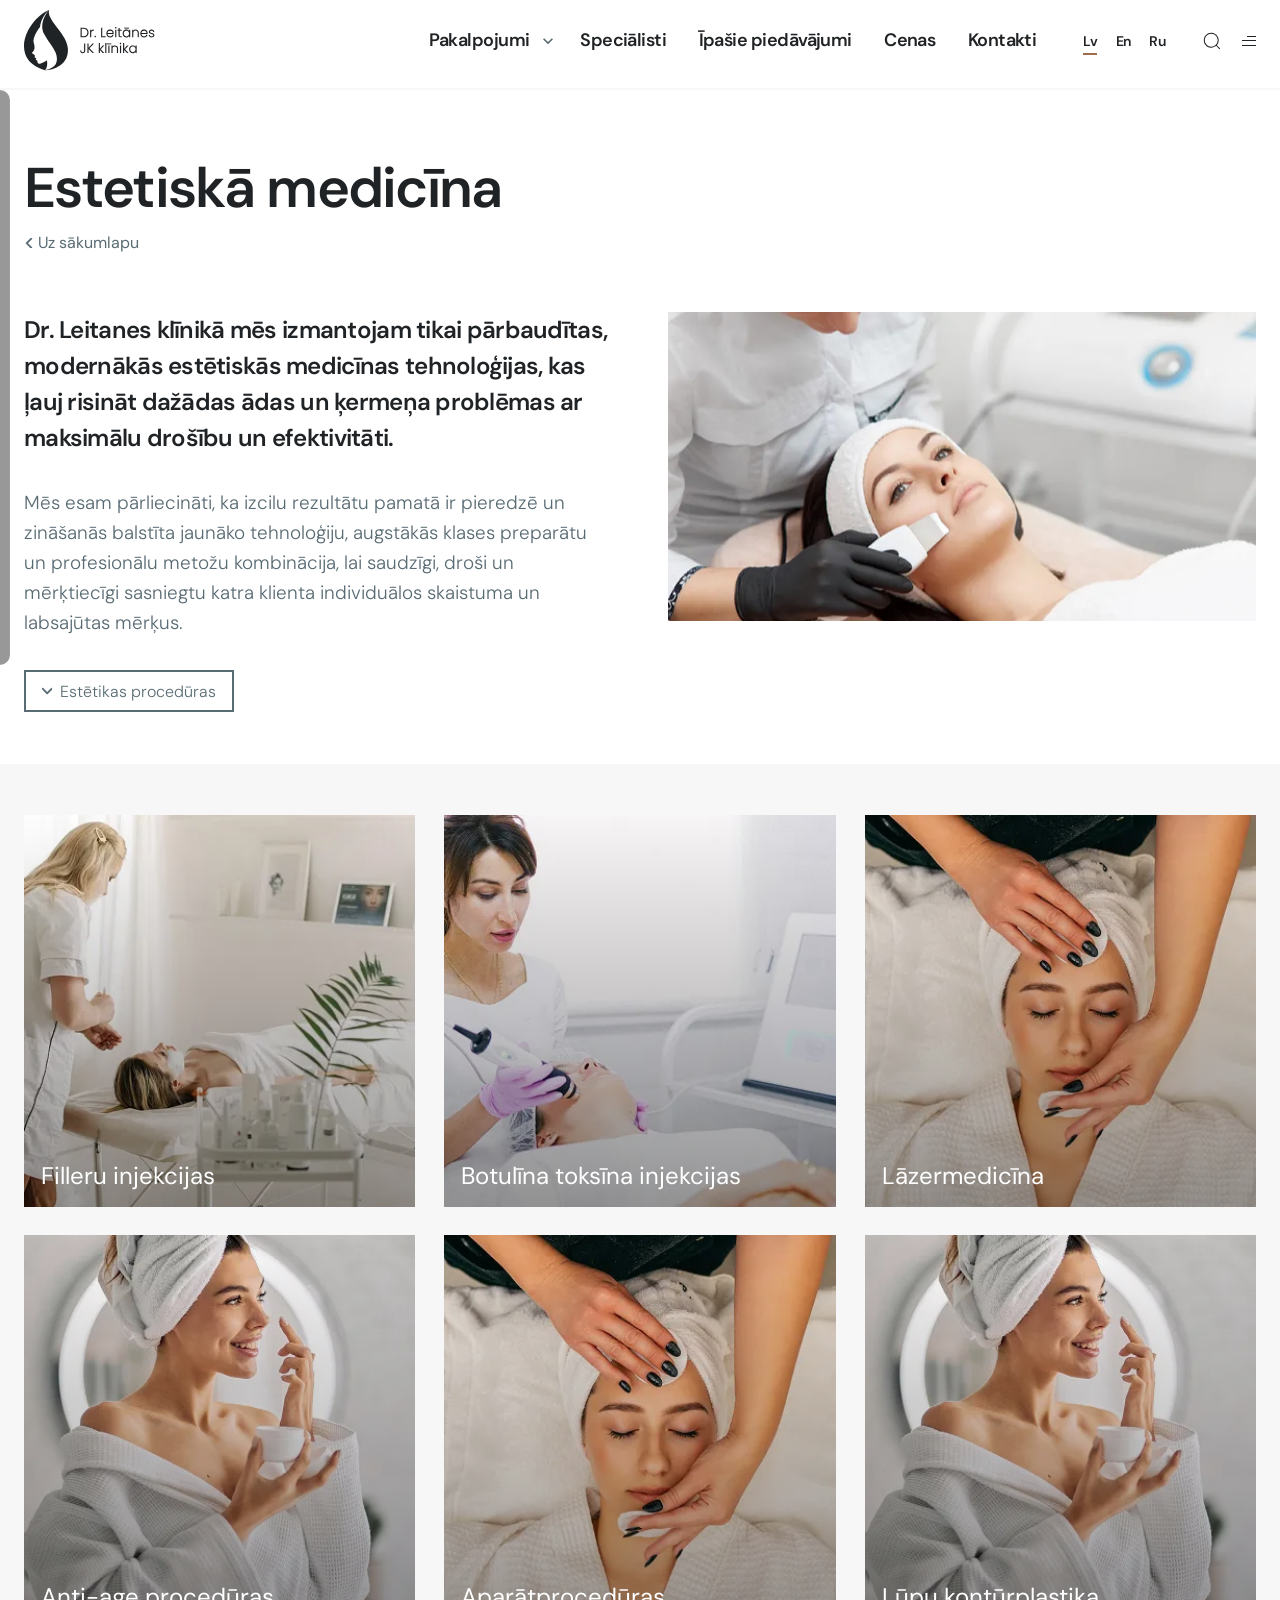
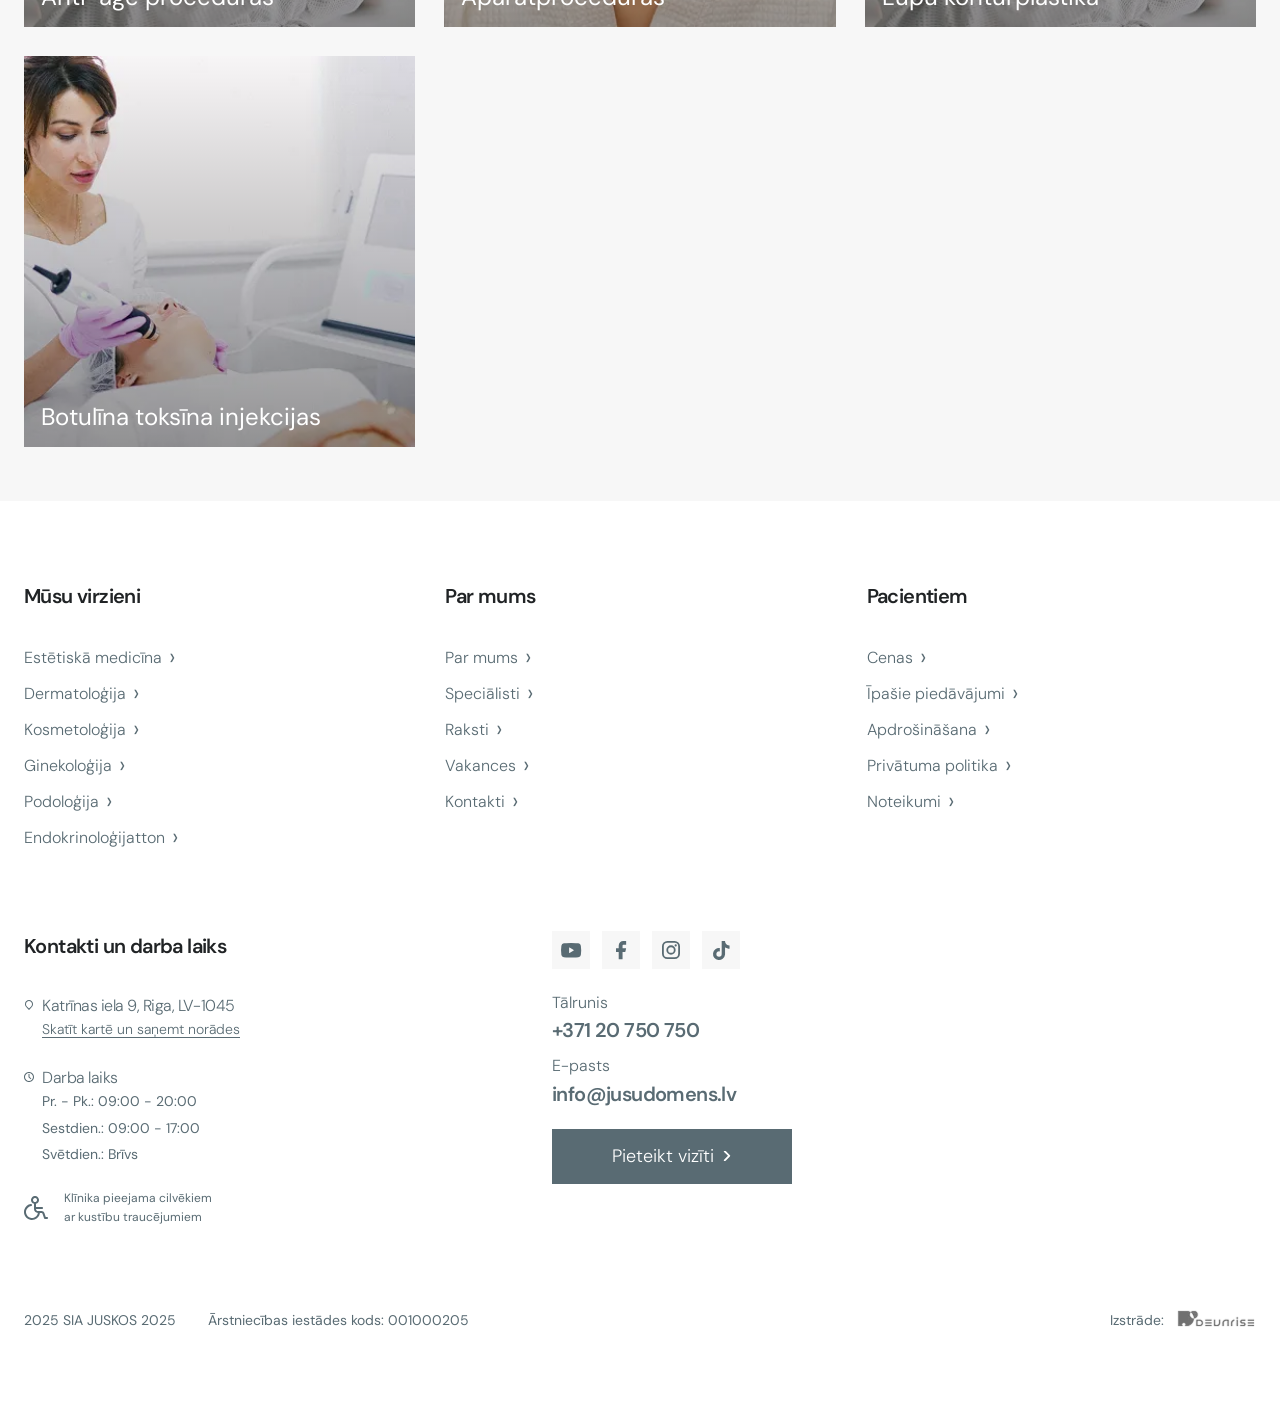
<file: category-services.html>
<!doctype html>
<html lang="lv">
	<head>
		<meta charset="UTF-8">
		<meta name="robots" content="noindex, nofollow">
		<meta name="viewport" content="width=device-width, initial-scale=1, maximum-scale=1, user-scalable=yes">
		<link rel="preload" href="./assets/fonts/DMSans-SemiBold.woff2" as="font" type="font/woff2" crossorigin="anonymous">
		<link rel="preload" href="./assets/fonts/DMSans-Regular.woff2" as="font" type="font/woff2" crossorigin="anonymous">
		<link rel="preload" href="./assets/fonts/DMSans-Medium.woff2" as="font" type="font/woff2" crossorigin="anonymous">
		<link rel="preload" href="./assets/fonts/DMSans-Light.woff2" as="font" type="font/woff2" crossorigin="anonymous">
		<link rel="preload" href="./assets/fonts/DMSans-Bold.woff2" as="font" type="font/woff2" crossorigin="anonymous">
		<link rel="shortcut icon" href="./assets/img/favicon.ico">
		<title>Category Services</title>
		<script type="module" crossorigin="" src="./js/app.min.js?v=1778236340992"></script>
		<script type="module" crossorigin="" src="./js/popup.min.js?v=1778236340992"></script>
		<link rel="stylesheet" crossorigin="" href="./css/app.min.css?v=1778236340992">
		<link rel="stylesheet" crossorigin="" href="./css/popup.min.css?v=1778236340992">
		<link rel="stylesheet" crossorigin="" href="./css/category-services.min.css?v=1778236340992">
		<link rel="stylesheet" crossorigin="" href="./css/textmedia.min.css?v=1778236340992">
		<link rel="stylesheet" crossorigin="" href="./css/pageheading.min.css?v=1778236340992">
		<link rel="stylesheet" crossorigin="" href="./css/cservice.min.css?v=1778236340992">
	</head>
	<body>
		<div class="wrapper">
			<header data-fls-header="" class="header">
				<div class="header__container">
					<div class="header__brand brand">
						<a href="index.html" class="brand__link" aria-label="Dr. Leitānes JK klīnika">
							<span class="brand__logo">
								<img src="./assets/img/logo.svg" alt="Dr. Leitānes JK klīnika" loading="eager">
							</span>
						</a>
					</div>
					<div class="header__menu menu">
						<nav class="menu__body" aria-label="Main navigation">
							<ul class="menu__list">
								<li class="menu__item menu__item_has-services">
									<a href="category-services.html" class="menu__services-toggle menu__link effect-bounce">
										<span>Pakalpojumi</span>
									</a>
									<button type="button" class="menu__arrow" data-services-trigger="" aria-label="Open services submenu" aria-expanded="false" aria-controls="services-submenu">
										<svg class="icon" aria-hidden="true">
											<use href="./assets/img/spritemap.svg#sprite-select"></use>
										</svg>
									</button>
								</li>
								<li class="menu__item">
									<a href="archive-specialists.html" class="menu__link effect-bounce">Speciālisti</a>
								</li>
								<li class="menu__item">
									<a href="archive-offers.html" class="menu__link effect-bounce">Īpašie piedāvājumi</a>
								</li>
								<li class="menu__item">
									<a href="prices.html" class="menu__link effect-bounce">Cenas</a>
								</li>
								<li class="menu__item">
									<a href="contacts.html" class="menu__link effect-bounce">Kontakti</a>
								</li>
							</ul>
						</nav>
					</div>
					<div class="header__actions">
						<ul class="header__languages languages" aria-label="Language switcher">
							<li class="languages__item">
								<a href="#" class="languages__link effect-bounce _active" aria-current="page">Lv</a>
							</li>
							<li class="languages__item">
								<a href="#" class="languages__link effect-bounce">En</a>
							</li>
							<li class="languages__item">
								<a href="#" class="languages__link effect-bounce">Ru</a>
							</li>
						</ul>
						<div class="header__search search">
							<button type="button" class="search__toggle" aria-label="Open search">
								<svg class="icon" aria-hidden="true">
									<use href="./assets/img/spritemap.svg#sprite-search"></use>
								</svg>
							</button>
						</div>
						<button type="button" data-fls-menu="" class="header__burger" aria-label="Open menu">
							<span></span>
						</button>
					</div>
				</div>
				<nav hidden data-fls-init-hidden="" class="header__services-panel services-submenu" id="services-submenu" aria-label="Services submenu">
					<div class="services-submenu__container">
						<div class="services-submenu__grid">
							<div class="services-submenu__column">
								<h5 class="services-submenu__title">
									<a href="category-services.html">Dermatoloģija</a>
								</h5>
								<ul class="services-submenu__list">
									<li>
										<a href="single-services.html">Veidojumu noņemšana</a>
									</li>
									<li>
										<a href="single-services.html">Ādas slimību ārstēšana</a>
									</li>
									<li>
										<a href="single-services.html">Ādas stāvokļa diagnostika</a>
									</li>
								</ul>
							</div>
							<div class="services-submenu__column">
								<h5 class="services-submenu__title">
									<a href="category-services.html">Estētiskā medicīna</a>
								</h5>
								<ul class="services-submenu__list">
									<li>
										<a href="single-services.html">Filleru injekcijas</a>
									</li>
									<li>
										<a href="single-services.html">Botulīna toksīna injekcijas</a>
									</li>
									<li>
										<a href="single-services.html">Lāzerprocedūras</a>
									</li>
									<li>
										<a href="single-services.html">Atjaunojošās un anti-age procedūras</a>
									</li>
									<li>
										<a href="single-services.html">Podoloģija</a>
									</li>
									<li>
										<a href="single-services.html">Aparātprocedūras</a>
									</li>
								</ul>
							</div>
							<div class="services-submenu__column">
								<h5 class="services-submenu__title">
									<a href="category-services.html">Kosmetoloģija</a>
								</h5>
								<ul class="services-submenu__list">
									<li>
										<a href="single-services.html">Sejas tīrīšana</a>
									</li>
									<li>
										<a href="single-services.html">Pīlingi</a>
									</li>
									<li>
										<a href="single-services.html">Lāzerepilācija</a>
									</li>
									<li>
										<a href="single-services.html">Biorevitalizācija</a>
									</li>
									<li>
										<a href="single-services.html">Sejas kopšana</a>
									</li>
									<li>
										<a href="single-services.html">Ķermeņa procedūras</a>
									</li>
									<li>
										<a href="single-services.html">IPL fotoatjaunošana</a>
									</li>
								</ul>
							</div>
							<div class="services-submenu__column">
								<h5 class="services-submenu__title">
									<a href="category-services.html">Ginekoloģija</a>
								</h5>
								<ul class="services-submenu__list">
									<li>
										<a href="single-services.html">Ginekologa konsultācija</a>
									</li>
									<li>
										<a href="single-services.html">Ginekoloģiskā 3D ultrasonogrāfija</a>
									</li>
									<li>
										<a href="single-services.html">Krūšu dziedzeru USG izmeklēšana</a>
									</li>
									<li>
										<a href="single-services.html">Grūtnieces uzraudzība</a>
									</li>
									<li>
										<a href="single-services.html">Apakšsadaļa 5</a>
									</li>
								</ul>
							</div>
							<div class="services-submenu__column">
								<h5 class="services-submenu__title">
									<a href="category-services.html">Podoloģija</a>
								</h5>
								<ul class="services-submenu__list">
									<li>
										<a href="single-services.html">Apakšsadaļa 1</a>
									</li>
									<li>
										<a href="single-services.html">Apakšsadaļa 2</a>
									</li>
									<li>
										<a href="single-services.html">Apakšsadaļa 3</a>
									</li>
								</ul>
							</div>
							<div class="services-submenu__column">
								<h5 class="services-submenu__title">
									<a href="category-services.html">Endokrinoloģija</a>
								</h5>
								<ul class="services-submenu__list">
									<li>
										<a href="single-services.html">Vairogdziedzera USG</a>
									</li>
									<li>
										<a href="single-services.html">Apakšsadaļa 2</a>
									</li>
									<li>
										<a href="single-services.html">Apakšsadaļa 3</a>
									</li>
									<li>
										<a href="single-services.html">Apakšsadaļa 4</a>
									</li>
									<li>
										<a href="single-services.html">Apakšsadaļa 5</a>
									</li>
									<li>
										<a href="single-services.html">Apakšsadaļa 6</a>
									</li>
								</ul>
							</div>
						</div>
						<form action="#" class="services-submenu__search" role="search">
							<label class="services-submenu__field">
								<span class="sr-only">Search services</span>
								<input type="text" class="input services-submenu__input" name="services-search" placeholder="Ievadiet, ko vēlaties atrast" autocomplete="off">
							</label>
							<button type="submit" class="services-submenu__submit" aria-label="Search services">
								<svg class="icon" aria-hidden="true">
									<use href="./assets/img/spritemap.svg#sprite-search"></use>
								</svg>
							</button>
						</form>
					</div>
				</nav>
				<div hidden data-fls-init-hidden="" class="header__search-panel search-panel">
					<div class="search-panel__container">
						<form action="#" class="search-panel__form" role="search">
							<label class="search-panel__field">
								<span class="sr-only">Search</span>
								<input data-fls-input="" type="text" name="search" class="input search-panel__input" placeholder="Ievadiet, ko vēlaties atrast" autocomplete="off">
							</label>
							<button type="submit" class="search-panel__submit" aria-label="Submit search">
								<svg class="icon" aria-hidden="true">
									<use href="./assets/img/spritemap.svg#sprite-search"></use>
								</svg>
							</button>
						</form>
					</div>
				</div>
				<div class="header__overlay"></div>
				<div hidden data-fls-init-hidden="" class="header__panel panel-header">
					<div class="panel-header__inner">
						<div class="panel-header__top">
							<ul class="panel-header__languages languages" aria-label="Language switcher">
								<li class="languages__item">
									<a href="#" class="languages__link effect-bounce _active" aria-current="page">Lv</a>
								</li>
								<li class="languages__item">
									<a href="#" class="languages__link effect-bounce">En</a>
								</li>
								<li class="languages__item">
									<a href="#" class="languages__link effect-bounce">Ru</a>
								</li>
							</ul>
							<button type="button" data-fls-menu="" class="panel-header__close header__burger icon-menu _active" aria-label="Close menu">
								<span></span>
							</button>
						</div>
						<nav class="panel-header__nav" aria-label="Mobile navigation">
							<ul class="panel-header__list">
								<li class="panel-header__item">
									<a href="category-services.html" class="panel-header__link effect-bounce">Pakalpojumi</a>
								</li>
								<li class="panel-header__item">
									<a href="about.html" class="panel-header__link effect-bounce">Par mums</a>
								</li>
								<li class="panel-header__item">
									<a href="archive-offers.html" class="panel-header__link effect-bounce">Īpašie piedāvājumi</a>
								</li>
								<li class="panel-header__item">
									<a href="archive-news.html" class="panel-header__link effect-bounce">Informācija pacientiem</a>
								</li>
								<li class="panel-header__item">
									<a href="prices.html" class="panel-header__link effect-bounce">Cenas</a>
								</li>
							</ul>
						</nav>
						<div class="panel-header__info">
							<div class="panel-header__block info-block info-block_location">
								<div class="panel-header__heading info-block__heading">
									<svg class="icon" aria-hidden="true">
										<use href="./assets/img/spritemap.svg#sprite-location"></use>
									</svg>
									<p class="info-block__title">Katrīnas iela 9, Rīga, LV-1045</p>
								</div>
								<div class="info-block__body">
									<a href="#" class="panel-header__caption info-block__caption">Skatīt kartē un saņemt norādes</a>
								</div>
							</div>
							<div class="panel-header__block info-block info-block_schedule">
								<div class="panel-header__heading info-block__heading">
									<svg class="icon" aria-hidden="true">
										<use href="./assets/img/spritemap.svg#sprite-schedule"></use>
									</svg>
									<p class="info-block__title">Darba laiks</p>
								</div>
								<div class="info-block__body">
									<ul class="panel-header__schedule info-block__list">
										<li>Pr. - Pk.: 09:00 - 20:00</li>
										<li>Sestdien.: 09:00 - 17:00</li>
										<li>Svētdien.: Brīvs</li>
									</ul>
								</div>
							</div>
							<div class="panel-header__contacts contact-list">
								<div class="panel-header__contact contact-list__item">
									<span class="panel-header__label contact-list__label">Tālrunis</span>
									<a href="tel:+37120750750" class="panel-header__value contact-list__value">+371 20 750 750</a>
								</div>
								<div class="panel-header__contact contact-list__item">
									<span class="panel-header__label contact-list__label">E-pasts</span>
									<a href="mailto:info@jusudomens.lv" class="panel-header__value contact-list__value">info@jusudomens.lv</a>
								</div>
							</div>
							<button type="button" class="panel-header__button btn btn_border-grey" data-fls-button="" aria-label="Book an appointment" data-fls-popup-link="appointment">
								<span>Pieteikt vizīti</span>
								<svg class="icon icon_chevron" aria-hidden="true">
									<use href="./assets/img/spritemap.svg#sprite-chevron"></use>
								</svg>
							</button>
							<ul class="panel-header__socials socials-list" aria-label="Social media">
								<li>
									<a href="#" class="socials-list__link" aria-label="YouTube">
										<svg class="icon" aria-hidden="true">
											<use href="./assets/img/spritemap.svg#sprite-youtube"></use>
										</svg>
									</a>
								</li>
								<li>
									<a href="#" class="socials-list__link" aria-label="Facebook">
										<svg class="icon" aria-hidden="true">
											<use href="./assets/img/spritemap.svg#sprite-facebook"></use>
										</svg>
									</a>
								</li>
								<li>
									<a href="#" class="socials-list__link" aria-label="Instagram">
										<svg class="icon" aria-hidden="true">
											<use href="./assets/img/spritemap.svg#sprite-instagram"></use>
										</svg>
									</a>
								</li>
								<li>
									<a href="#" class="socials-list__link" aria-label="TikTok">
										<svg class="icon" aria-hidden="true">
											<use href="./assets/img/spritemap.svg#sprite-tiktok"></use>
										</svg>
									</a>
								</li>
							</ul>
						</div>
					</div>
				</div>
			</header>
			<main class="page">
				<section class="page-heading" aria-labelledby="page-heading-title" data-fls-pageheading="">
					<div class="page-heading__container">
						<div class="page-heading__main">
							<h1 id="page-heading-title" class="page-heading__title">Estetiskā medicīna</h1>
							<a href="index.html" class="page-heading__back">
								<svg class="icon" aria-hidden="true">
									<use href="./assets/img/spritemap.svg#sprite-chevron"></use>
								</svg>
								<span>Uz sākumlapu</span>
							</a>
						</div>
					</div>
				</section>
				<section class="text-media" data-fls-textmedia="" aria-labelledby="text-media-title">
					<div class="text-media__container">
						<h2 id="text-media-title" class="sr-only">Estetiskā medicīna</h2>
						<div class="text-media__body">
							<div class="text-media__content">
								<div class="text-media__text _content">
									<h3>
										Dr. Leitanes klīnikā mēs izmantojam tikai pārbaudītas, modernākās estētiskās medicīnas tehnoloģijas, kas ļauj risināt dažādas ādas un ķermeņa problēmas ar maksimālu drošību un efektivitāti.
									</h3>
									<p>
										Mēs esam pārliecināti, ka izcilu rezultātu pamatā ir pieredzē un zināšanās balstīta jaunāko tehnoloģiju, augstākās klases preparātu un profesionālu metožu kombinācija, lai saudzīgi, droši un mērķtiecīgi sasniegtu katra klienta individuālos skaistuma un labsajūtas mērķus.​
									</p>
								</div>
								<div class="text-media__actions" data-fls-button="">
									<a href="#widget-services" class="text-media__button btn btn_small btn_border-grey">
										<svg class="icon icon_chevron icon_chevron_bottom" aria-hidden="true">
											<use href="./assets/img/spritemap.svg#sprite-chevron"></use>
										</svg>
										<span>Estētikas procedūras</span>
									</a>
								</div>
							</div>
							<div class="text-media__media">
								<picture>
									<source media="(max-width: 600px)" srcset="./assets/img/text-media/media2-600.webp" type="image/webp">
									<img alt="Estetiskā medicīnaEstetiskā medicīna" src="./assets/img/text-media/media2.webp">
								</picture>
							</div>
						</div>
					</div>
				</section>
				<section id="widget-services" class="widget-services" data-fls-wdgservices="" aria-labelledby="wdgservices-title">
					<div class="widget-services__container">
						<h2 id="wdgservices-title" class="sr-only">Pakalpojumi</h2>
						<div class="widget-services__grid">
							<a href="single-services.html" class="service-card" data-fls-cservice="">
								<div class="service-card__media">
									<picture>
										<img alt="Filleru injekcijas" loading="lazy" src="./assets/img/services/service-item1.webp">
									</picture>
								</div>
								<div class="service-card__overlay" aria-hidden="true"></div>
								<div class="service-card__content">
									<span class="service-card__title">Filleru injekcijas</span>
									<span class="service-card__text">Lorem ipsum dolor sit amet, consectetur adipiscing elit, sed do eiusmod tempor.</span>
								</div>
							</a>
							<a href="single-services.html" class="service-card" data-fls-cservice="">
								<div class="service-card__media">
									<picture>
										<img alt="Botulīna toksīna injekcijas" loading="lazy" src="./assets/img/services/service-item2.webp">
									</picture>
								</div>
								<div class="service-card__overlay" aria-hidden="true"></div>
								<div class="service-card__content">
									<span class="service-card__title">Botulīna toksīna injekcijas</span>
									<span class="service-card__text">
										Ut enim ad minim veniam, quis nostrud exercitation ullamco laboris nisi ut aliquip.
									</span>
								</div>
							</a>
							<a href="single-services.html" class="service-card" data-fls-cservice="">
								<div class="service-card__media">
									<picture>
										<img alt="Lāzermedicīna" loading="lazy" src="./assets/img/services/service-item3.webp">
									</picture>
								</div>
								<div class="service-card__overlay" aria-hidden="true"></div>
								<div class="service-card__content">
									<span class="service-card__title">Lāzermedicīna</span>
									<span class="service-card__text">
										Duis aute irure dolor in reprehenderit in voluptate velit esse cillum dolore eu fugiat.
									</span>
								</div>
							</a>
							<a href="single-services.html" class="service-card" data-fls-cservice="">
								<div class="service-card__media">
									<picture>
										<img alt="Anti-age procedūras" loading="lazy" src="./assets/img/services/service-item4.webp">
									</picture>
								</div>
								<div class="service-card__overlay" aria-hidden="true"></div>
								<div class="service-card__content">
									<span class="service-card__title">Anti-age procedūras</span>
									<span class="service-card__text">
										Excepteur sint occaecat cupidatat non proident, sunt in culpa qui officia deserunt.
									</span>
								</div>
							</a>
							<a href="single-services.html" class="service-card" data-fls-cservice="">
								<div class="service-card__media">
									<picture>
										<img alt="Aparātprocedūras" loading="lazy" src="./assets/img/services/service-item3.webp">
									</picture>
								</div>
								<div class="service-card__overlay" aria-hidden="true"></div>
								<div class="service-card__content">
									<span class="service-card__title">Aparātprocedūras</span>
									<span class="service-card__text">
										Sed ut perspiciatis unde omnis iste natus error sit voluptatem accusantium doloremque.
									</span>
								</div>
							</a>
							<a href="single-services.html" class="service-card" data-fls-cservice="">
								<div class="service-card__media">
									<picture>
										<img alt="Lūpu kontūrplastika" loading="lazy" src="./assets/img/services/service-item4.webp">
									</picture>
								</div>
								<div class="service-card__overlay" aria-hidden="true"></div>
								<div class="service-card__content">
									<span class="service-card__title">Lūpu kontūrplastika</span>
									<span class="service-card__text">Nemo enim ipsam voluptatem quia voluptas sit aspernatur aut odit aut fugit.</span>
								</div>
							</a>
							<a href="single-services.html" class="service-card" data-fls-cservice="">
								<div class="service-card__media">
									<picture>
										<img alt="Botulīna toksīna injekcijas" loading="lazy" src="./assets/img/services/service-item2.webp">
									</picture>
								</div>
								<div class="service-card__overlay" aria-hidden="true"></div>
								<div class="service-card__content">
									<span class="service-card__title">Botulīna toksīna injekcijas</span>
									<span class="service-card__text">Neque porro quisquam est, qui dolorem ipsum quia dolor sit amet, consectetur.</span>
								</div>
							</a>
						</div>
					</div>
				</section>
			</main>
			<footer data-fls-footer="" class="footer">
				<div class="footer__container">
					<div class="footer__top">
						<nav data-fls-spollers="574.98, max" class="footer__nav footer-nav" aria-label="Footer navigation">
							<details class="footer-nav__column">
								<summary class="footer-nav__title">Mūsu virzieni</summary>
								<ul class="footer-nav__list">
									<li>
										<a href="#">Estētiskā medicīna</a>
									</li>
									<li>
										<a href="#">Dermatoloģija</a>
									</li>
									<li>
										<a href="#">Kosmetoloģija</a>
									</li>
									<li>
										<a href="#">Ginekoloģija</a>
									</li>
									<li>
										<a href="#">Podoloģija</a>
									</li>
									<li>
										<a href="#">Endokrinoloģijatton</a>
									</li>
								</ul>
							</details>
							<details class="footer-nav__column">
								<summary class="footer-nav__title">Par mums</summary>
								<ul class="footer-nav__list">
									<li>
										<a href="#">Par mums</a>
									</li>
									<li>
										<a href="#">Speciālisti</a>
									</li>
									<li>
										<a href="#">Raksti</a>
									</li>
									<li>
										<a href="#">Vakances</a>
									</li>
									<li>
										<a href="#">Kontakti</a>
									</li>
								</ul>
							</details>
							<details class="footer-nav__column">
								<summary class="footer-nav__title">Pacientiem</summary>
								<ul class="footer-nav__list">
									<li>
										<a href="#">Cenas</a>
									</li>
									<li>
										<a href="#">Īpašie piedāvājumi</a>
									</li>
									<li>
										<a href="#">Apdrošināšana</a>
									</li>
									<li>
										<a href="privacy-policy.html">Privātuma politika</a>
									</li>
									<li>
										<a href="#">Noteikumi</a>
									</li>
								</ul>
							</details>
						</nav>
						<div class="footer__info">
							<div class="footer__details">
								<h3 class="footer__title">Kontakti un darba laiks</h3>
								<div class="footer__blocks">
									<div class="footer__block info-block info-block_location">
										<div class="footer__heading info-block__heading">
											<svg class="icon" aria-hidden="true">
												<use href="./assets/img/spritemap.svg#sprite-location"></use>
											</svg>
											<p class="info-block__title">Katrīnas iela 9, Riga, LV-1045</p>
										</div>
										<div class="info-block__body">
											<a href="#" class="footer__caption info-block__caption">Skatīt kartē un saņemt norādes</a>
										</div>
									</div>
									<div class="footer__block info-block info-block_schedule">
										<div class="footer__heading info-block__heading">
											<svg class="icon" aria-hidden="true">
												<use href="./assets/img/spritemap.svg#sprite-schedule"></use>
											</svg>
											<p class="info-block__title">Darba laiks</p>
										</div>
										<div class="info-block__body">
											<ul class="footer__schedule info-block__list">
												<li>Pr. - Pk.: 09:00 - 20:00</li>
												<li>Sestdien.: 09:00 - 17:00</li>
												<li>Svētdien.: Brīvs</li>
											</ul>
										</div>
									</div>
									<div class="footer__accessibility">
										<svg class="icon" aria-hidden="true">
											<use href="./assets/img/spritemap.svg#sprite-accessibility"></use>
										</svg>
										<p>Klīnika pieejama cilvēkiem ar kustību traucējumiem</p>
									</div>
								</div>
							</div>
							<div class="footer__contacts-wrap">
								<ul class="footer__socials socials-list" aria-label="Social media">
									<li>
										<a href="#" class="socials-list__link" aria-label="YouTube">
											<svg class="icon" aria-hidden="true">
												<use href="./assets/img/spritemap.svg#sprite-youtube"></use>
											</svg>
										</a>
									</li>
									<li>
										<a href="#" class="socials-list__link" aria-label="Facebook">
											<svg class="icon" aria-hidden="true">
												<use href="./assets/img/spritemap.svg#sprite-facebook"></use>
											</svg>
										</a>
									</li>
									<li>
										<a href="#" class="socials-list__link" aria-label="Instagram">
											<svg class="icon" aria-hidden="true">
												<use href="./assets/img/spritemap.svg#sprite-instagram"></use>
											</svg>
										</a>
									</li>
									<li>
										<a href="#" class="socials-list__link" aria-label="TikTok">
											<svg class="icon" aria-hidden="true">
												<use href="./assets/img/spritemap.svg#sprite-tiktok"></use>
											</svg>
										</a>
									</li>
								</ul>
								<div class="footer__contacts contact-list">
									<div class="footer__contact contact-list__item">
										<span class="footer__label contact-list__label">Tālrunis</span>
										<a href="tel:+37120750750" class="footer__value contact-list__value">+371 20 750 750</a>
									</div>
									<div class="footer__contact contact-list__item">
										<span class="footer__label contact-list__label">E-pasts</span>
										<a href="mailto:info@jusudomens.lv" class="footer__value contact-list__value">info@jusudomens.lv</a>
									</div>
								</div>
								<button type="button" class="footer__button btn btn_fill-grey" data-fls-button="" data-fls-popup-link="appointment" aria-label="Book an appointment">
									<span>Pieteikt vizīti</span>
									<svg class="icon icon_chevron" aria-hidden="true">
										<use href="./assets/img/spritemap.svg#sprite-chevron"></use>
									</svg>
								</button>
							</div>
						</div>
					</div>
					<div class="footer__bottom">
						<div class="footer__meta">
							<p class="footer__copy">2025 SIA JUSKOS 2025</p>
							<p class="footer__code">Ārstniecības iestādes kods: 001000205</p>
						</div>
						<a href="#" class="footer__credit" aria-label="Developer">
							<span>Izstrāde:</span>
							<img src="./assets/img/placeholder.svg" data-fls-lazy="./assets/img/developer.webp" alt="devnrise">
						</a>
					</div>
				</div>
			</footer>
		</div>
		<div class="above" data-fls-above="" data-fls-lp="">
			<button type="button" class="above__button" aria-label="Scroll to top">
				<svg class="above__icon icon" aria-hidden="true">
					<use href="./assets/img/spritemap.svg#sprite-up"></use>
				</svg>
			</button>
		</div>
		<div data-fls-popup="appointment" role="dialog" aria-modal="true" aria-hidden="true" aria-labelledby="appointment-popup-title" class="popup popup_appointment">
			<div data-fls-popup-wrapper="" class="popup__wrapper">
				<div data-fls-popup-body="" class="popup__body">
					<button data-fls-popup-close="" type="button" class="popup__close" aria-label="Aizvērt modālo logu"></button>
					<div data-fls-popup-content="" class="popup__content appointment-popup">
						<div class="appointment-popup__header">
							<h2 id="appointment-popup-title" class="appointment-popup__title">
								Pieteikt vizīti
								<span>vai</span>
								<a href="#">Sākt online čatu</a>
							</h2>
						</div>
						<form action="#" method="post" class="appointment-popup__form">
							<fieldset class="appointment-popup__section">
								<legend class="appointment-popup__legend">Pacienta dati (obligāti lauki)</legend>
								<div class="appointment-popup__grid">
									<label class="appointment-popup__field">
										<span class="sr-only">Jūsu vārds</span>
										<input autocomplete="given-name" type="text" name="name" placeholder="Jūsu vārds" class="input" required>
									</label>
									<label class="appointment-popup__field">
										<span class="sr-only">Jūsu uzvārds</span>
										<input autocomplete="family-name" type="text" name="surname" placeholder="Jūsu uzvārds" class="input" required>
									</label>
									<label class="appointment-popup__field input input_phone">
										<span class="sr-only">Tālruņa numurs</span>
										<input data-fls-input-phone="" data-fls-input-phone-country="lv" autocomplete="tel" type="tel" name="phone" placeholder="Tālruņa numurs" required>
									</label>
									<label class="appointment-popup__field">
										<span class="sr-only">Email</span>
										<input autocomplete="email" type="email" name="email" placeholder="Email" class="input" required>
									</label>
								</div>
							</fieldset>
							<fieldset class="appointment-popup__section">
								<legend class="appointment-popup__legend">Izvēlēties pakalpojumu un speciālistu</legend>
								<div class="appointment-popup__grid">
									<label class="appointment-popup__field">
										<span class="sr-only">Norādiet pakalpojumu</span>
										<select data-fls-select="" name="service" required>
											<option value="" selected>Norādiet pakalpojumu</option>
											<option value="dermatologija">Dermatoloģija</option>
											<option value="estetiska-medicina">Estētiskā medicīna</option>
											<option value="kosmetologija">Kosmetoloģija</option>
											<option value="podologija">Podoloģija</option>
										</select>
									</label>
									<label class="appointment-popup__field">
										<span class="sr-only">Izvēlieties speciālistu</span>
										<select data-fls-select="" name="specialist">
											<option value="" selected>Izvēlieties speciālistu</option>
											<option value="olga-leitane">Dr. Olga Leitāne</option>
											<option value="marija-stepanova">Marija Stepanova</option>
											<option value="tamara-sturua">Tamara Sturua</option>
											<option value="aleksandra-mamonova">Aleksandra Mamonova</option>
										</select>
									</label>
								</div>
							</fieldset>
							<fieldset class="appointment-popup__section">
								<legend class="appointment-popup__legend">Vēlamais datums un laiks</legend>
								<div class="appointment-popup__grid">
									<label class="appointment-popup__field appointment-popup__date">
										<span class="sr-only">Datums</span>
										<input data-fls-datepicker="" autocomplete="off" type="text" name="date" placeholder="Datums" class="input">
										<svg class="appointment-popup__date-icon icon" aria-hidden="true">
											<use href="./assets/img/spritemap.svg#sprite-calendar"></use>
										</svg>
									</label>
									<label class="appointment-popup__field">
										<span class="sr-only">Laiks</span>
										<select data-fls-select="" name="time">
											<option value="" selected>Laiks</option>
											<option value="09:00">09:00</option>
											<option value="12:00">12:00</option>
											<option value="15:00">15:00</option>
											<option value="18:00">18:00</option>
										</select>
									</label>
								</div>
							</fieldset>
							<div class="appointment-popup__section">
								<label class="appointment-popup__field">
									<span class="appointment-popup__legend">Komentārs</span>
									<textarea name="comment" placeholder="Jūsu komentārs" class="input appointment-popup__textarea"></textarea>
								</label>
							</div>
							<label data-fls-checkbox="" class="appointment-popup__agreement checkbox">
								<input class="checkbox__input" type="checkbox" value="1" name="agreement" required>
								<span class="checkbox__text">
									Piekrītu
									<a href="#">lietošanas noteikumiem</a>
									un
									<a href="privacy-policy.html">privātuma politikai</a>
								</span>
							</label>
							<button type="submit" class="appointment-popup__submit btn btn_fill-grey">
								Nosūtīt
								<svg class="icon icon_chevron" aria-hidden="true">
									<use xlink:href="./assets/img/spritemap.svg#sprite-chevron"></use>
								</svg>
							</button>
						</form>
					</div>
				</div>
			</div>
		</div>
		<ul id="fls-dev-panel">
			<li>
				<a href="single-specialists.html">single-specialists</a>
			</li>
			<li>
				<a href="single-services.html">single-services</a>
			</li>
			<li>
				<a href="single-offers.html">single-offers</a>
			</li>
			<li>
				<a href="single-news.html">single-news</a>
			</li>
			<li>
				<a href="search-results.html">search-results</a>
			</li>
			<li>
				<a href="privacy-policy.html">privacy-policy</a>
			</li>
			<li>
				<a href="prices.html">prices</a>
			</li>
			<li>
				<a href="index.html">index</a>
			</li>
			<li>
				<a href="contacts.html">contacts</a>
			</li>
			<li>
				<a href="category-services.html">category-services</a>
			</li>
			<li>
				<a href="archive-specialists.html">archive-specialists</a>
			</li>
			<li>
				<a href="archive-offers.html">archive-offers</a>
			</li>
			<li>
				<a href="archive-news.html">archive-news</a>
			</li>
			<li>
				<a href="about.html">about</a>
			</li>
			<li>
				<a href="404.html">404</a>
			</li>
		</ul>
		<style>
			#fls-dev-panel{
				position: fixed;
				left: 10px;
				padding: 15px 25px 15px 15px;
				border-radius: 0 10px 10px 0;
				top: 10%;
				color: #ffffff;
				background-color: rgba(51, 51, 51, 0.5);
				transform: translate(-100%, 0px);
				max-height: 80svh;
				overflow: auto;
				transition: all 300ms;
				z-index: 9999;
				font-family: Arial, "Helvetica Neue", Helvetica, sans-serif;
			}
			#fls-dev-panel li{
				list-style:none;
			}
			#fls-dev-panel hr{
				border-bottom: 1px solid;
			}
			#fls-dev-panel:hover{
				left: 0px;
				transform: translate(0, 0);
			}
			#fls-dev-panel a{
				text-decoration: none;
				color: inherit;
			}
			#fls-dev-panel a:hover {
				text-decoration: underline;
			}
			#fls-dev-panel li:not(:last-child) {
				margin-bottom: 10px;
			}
		</style>
	</body>
</html>
</file>
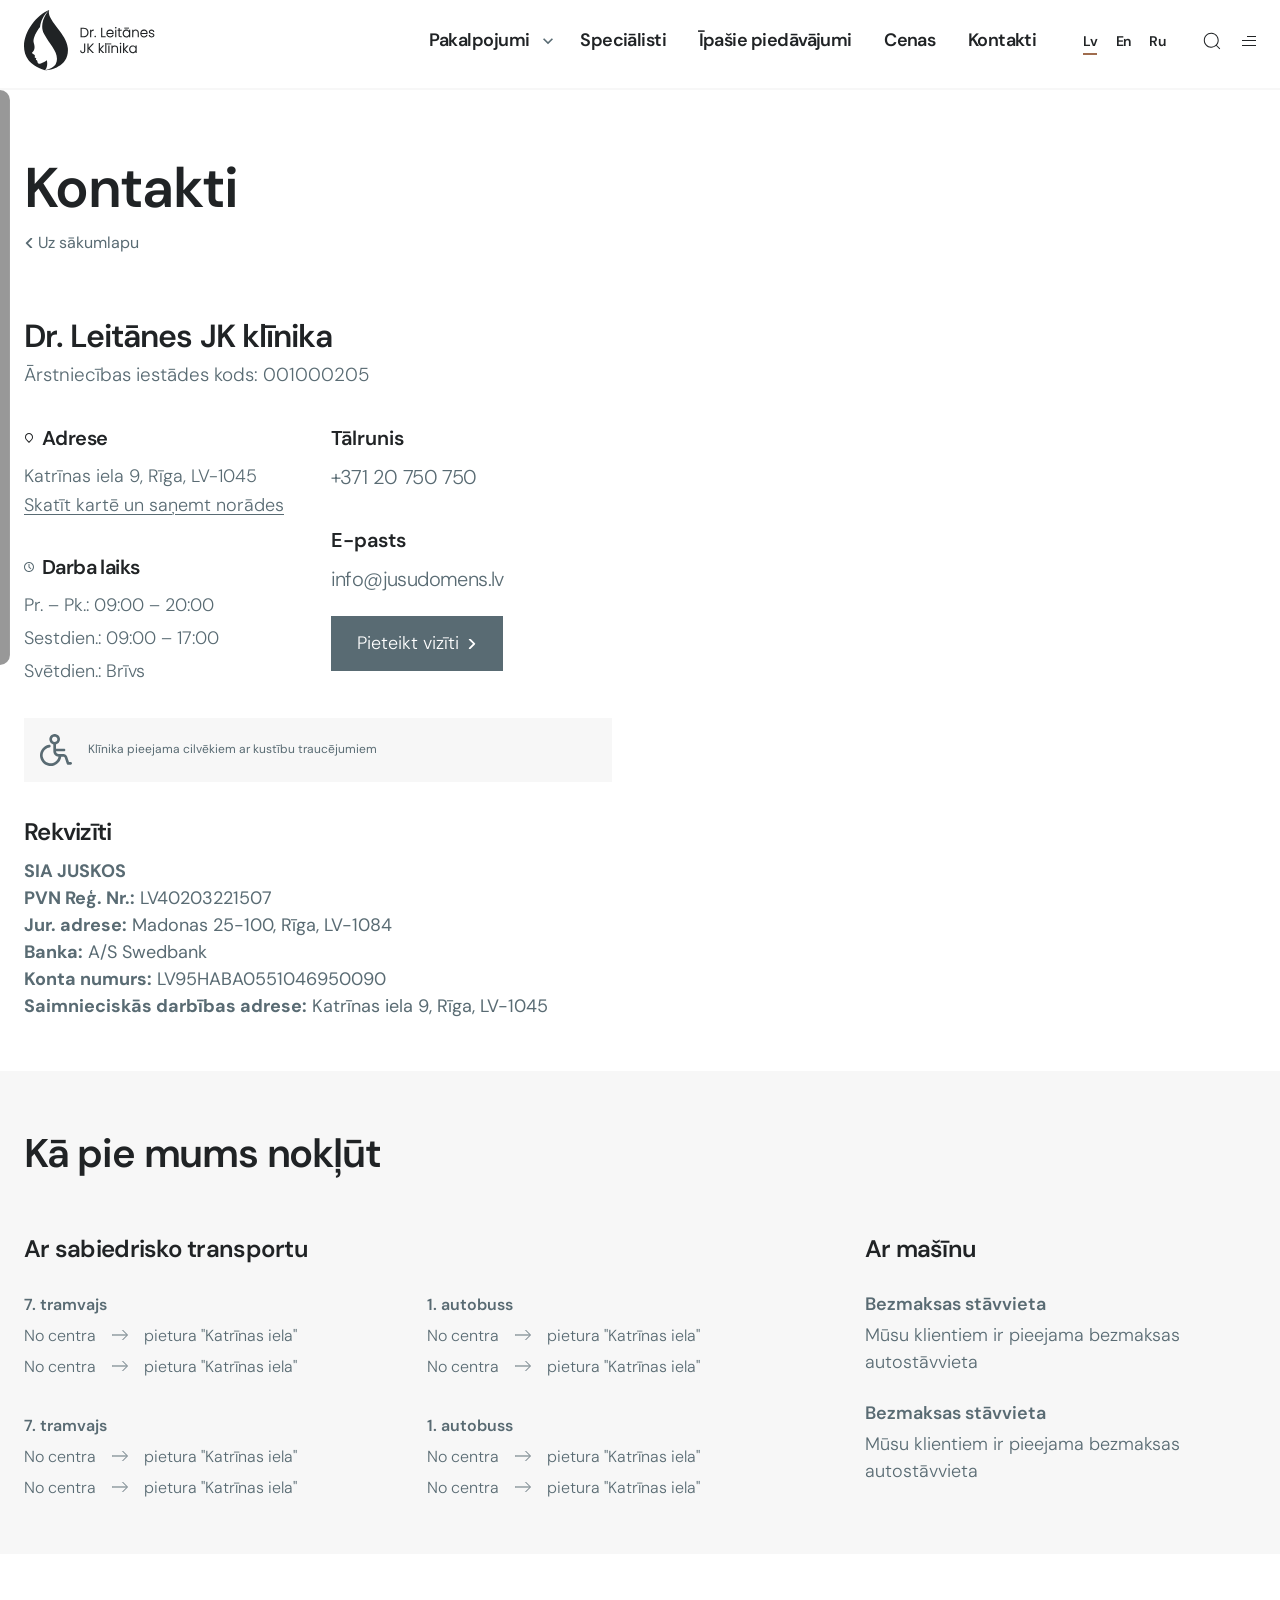
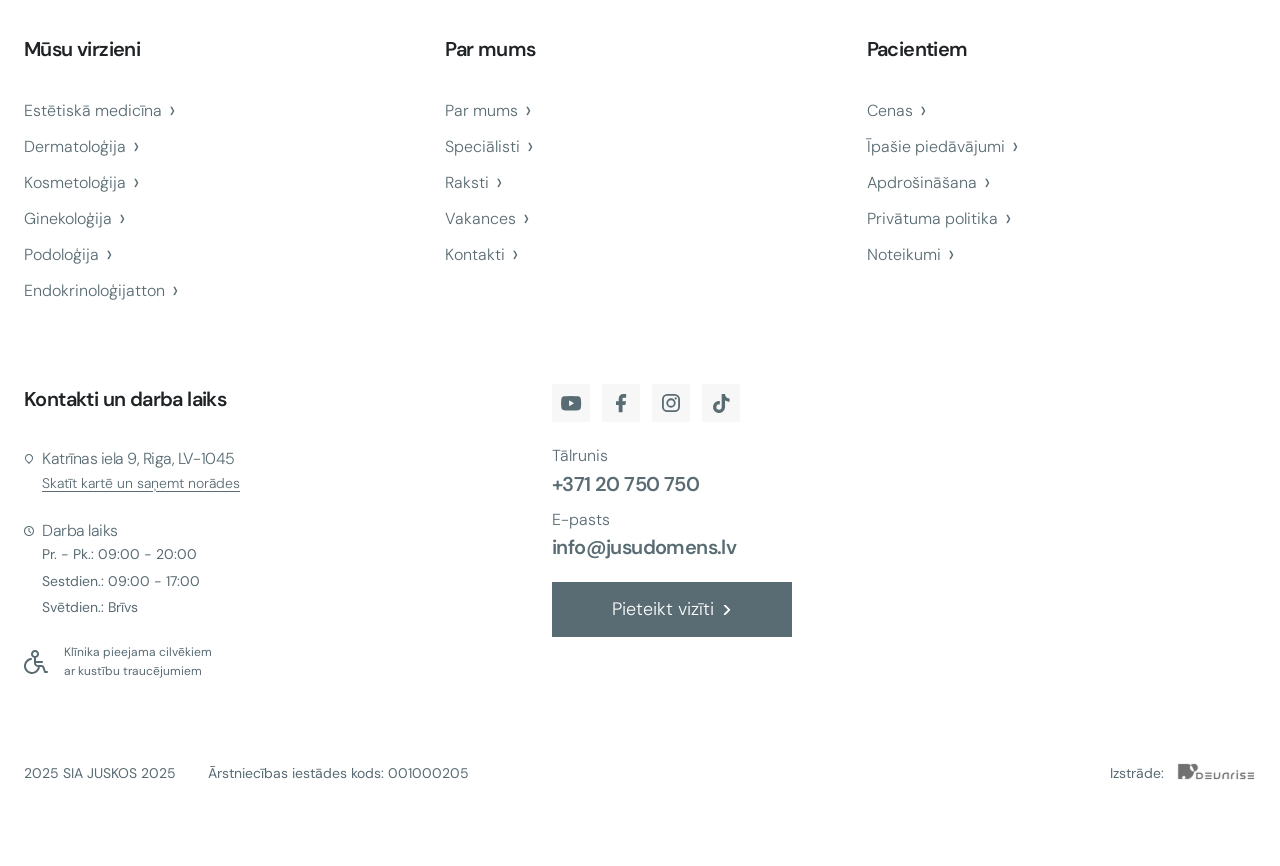
<file: contacts.html>
<!doctype html>
<html lang="lv">
	<head>
		<meta charset="UTF-8">
		<meta name="robots" content="noindex, nofollow">
		<meta name="viewport" content="width=device-width, initial-scale=1, maximum-scale=1, user-scalable=yes">
		<link rel="preload" href="./assets/fonts/DMSans-SemiBold.woff2" as="font" type="font/woff2" crossorigin="anonymous">
		<link rel="preload" href="./assets/fonts/DMSans-Regular.woff2" as="font" type="font/woff2" crossorigin="anonymous">
		<link rel="preload" href="./assets/fonts/DMSans-Medium.woff2" as="font" type="font/woff2" crossorigin="anonymous">
		<link rel="preload" href="./assets/fonts/DMSans-Light.woff2" as="font" type="font/woff2" crossorigin="anonymous">
		<link rel="preload" href="./assets/fonts/DMSans-Bold.woff2" as="font" type="font/woff2" crossorigin="anonymous">
		<link rel="shortcut icon" href="./assets/img/favicon.ico">
		<title>Contacts</title>
		<script type="module" crossorigin="" src="./js/app.min.js?v=1778236340988"></script>
		<script type="module" crossorigin="" src="./js/popup.min.js?v=1778236340988"></script>
		<link rel="stylesheet" crossorigin="" href="./css/app.min.css?v=1778236340988">
		<link rel="stylesheet" crossorigin="" href="./css/popup.min.css?v=1778236340988">
		<link rel="stylesheet" crossorigin="" href="./css/contacts.min.css?v=1778236340988">
		<link rel="stylesheet" crossorigin="" href="./css/pageheading.min.css?v=1778236340988">
	</head>
	<body>
		<div class="wrapper">
			<header data-fls-header="" class="header">
				<div class="header__container">
					<div class="header__brand brand">
						<a href="index.html" class="brand__link" aria-label="Dr. Leitānes JK klīnika">
							<span class="brand__logo">
								<img src="./assets/img/logo.svg" alt="Dr. Leitānes JK klīnika" loading="eager">
							</span>
						</a>
					</div>
					<div class="header__menu menu">
						<nav class="menu__body" aria-label="Main navigation">
							<ul class="menu__list">
								<li class="menu__item menu__item_has-services">
									<a href="category-services.html" class="menu__services-toggle menu__link effect-bounce">
										<span>Pakalpojumi</span>
									</a>
									<button type="button" class="menu__arrow" data-services-trigger="" aria-label="Open services submenu" aria-expanded="false" aria-controls="services-submenu">
										<svg class="icon" aria-hidden="true">
											<use href="./assets/img/spritemap.svg#sprite-select"></use>
										</svg>
									</button>
								</li>
								<li class="menu__item">
									<a href="archive-specialists.html" class="menu__link effect-bounce">Speciālisti</a>
								</li>
								<li class="menu__item">
									<a href="archive-offers.html" class="menu__link effect-bounce">Īpašie piedāvājumi</a>
								</li>
								<li class="menu__item">
									<a href="prices.html" class="menu__link effect-bounce">Cenas</a>
								</li>
								<li class="menu__item">
									<a href="contacts.html" class="menu__link effect-bounce">Kontakti</a>
								</li>
							</ul>
						</nav>
					</div>
					<div class="header__actions">
						<ul class="header__languages languages" aria-label="Language switcher">
							<li class="languages__item">
								<a href="#" class="languages__link effect-bounce _active" aria-current="page">Lv</a>
							</li>
							<li class="languages__item">
								<a href="#" class="languages__link effect-bounce">En</a>
							</li>
							<li class="languages__item">
								<a href="#" class="languages__link effect-bounce">Ru</a>
							</li>
						</ul>
						<div class="header__search search">
							<button type="button" class="search__toggle" aria-label="Open search">
								<svg class="icon" aria-hidden="true">
									<use href="./assets/img/spritemap.svg#sprite-search"></use>
								</svg>
							</button>
						</div>
						<button type="button" data-fls-menu="" class="header__burger" aria-label="Open menu">
							<span></span>
						</button>
					</div>
				</div>
				<nav hidden data-fls-init-hidden="" class="header__services-panel services-submenu" id="services-submenu" aria-label="Services submenu">
					<div class="services-submenu__container">
						<div class="services-submenu__grid">
							<div class="services-submenu__column">
								<h5 class="services-submenu__title">
									<a href="category-services.html">Dermatoloģija</a>
								</h5>
								<ul class="services-submenu__list">
									<li>
										<a href="single-services.html">Veidojumu noņemšana</a>
									</li>
									<li>
										<a href="single-services.html">Ādas slimību ārstēšana</a>
									</li>
									<li>
										<a href="single-services.html">Ādas stāvokļa diagnostika</a>
									</li>
								</ul>
							</div>
							<div class="services-submenu__column">
								<h5 class="services-submenu__title">
									<a href="category-services.html">Estētiskā medicīna</a>
								</h5>
								<ul class="services-submenu__list">
									<li>
										<a href="single-services.html">Filleru injekcijas</a>
									</li>
									<li>
										<a href="single-services.html">Botulīna toksīna injekcijas</a>
									</li>
									<li>
										<a href="single-services.html">Lāzerprocedūras</a>
									</li>
									<li>
										<a href="single-services.html">Atjaunojošās un anti-age procedūras</a>
									</li>
									<li>
										<a href="single-services.html">Podoloģija</a>
									</li>
									<li>
										<a href="single-services.html">Aparātprocedūras</a>
									</li>
								</ul>
							</div>
							<div class="services-submenu__column">
								<h5 class="services-submenu__title">
									<a href="category-services.html">Kosmetoloģija</a>
								</h5>
								<ul class="services-submenu__list">
									<li>
										<a href="single-services.html">Sejas tīrīšana</a>
									</li>
									<li>
										<a href="single-services.html">Pīlingi</a>
									</li>
									<li>
										<a href="single-services.html">Lāzerepilācija</a>
									</li>
									<li>
										<a href="single-services.html">Biorevitalizācija</a>
									</li>
									<li>
										<a href="single-services.html">Sejas kopšana</a>
									</li>
									<li>
										<a href="single-services.html">Ķermeņa procedūras</a>
									</li>
									<li>
										<a href="single-services.html">IPL fotoatjaunošana</a>
									</li>
								</ul>
							</div>
							<div class="services-submenu__column">
								<h5 class="services-submenu__title">
									<a href="category-services.html">Ginekoloģija</a>
								</h5>
								<ul class="services-submenu__list">
									<li>
										<a href="single-services.html">Ginekologa konsultācija</a>
									</li>
									<li>
										<a href="single-services.html">Ginekoloģiskā 3D ultrasonogrāfija</a>
									</li>
									<li>
										<a href="single-services.html">Krūšu dziedzeru USG izmeklēšana</a>
									</li>
									<li>
										<a href="single-services.html">Grūtnieces uzraudzība</a>
									</li>
									<li>
										<a href="single-services.html">Apakšsadaļa 5</a>
									</li>
								</ul>
							</div>
							<div class="services-submenu__column">
								<h5 class="services-submenu__title">
									<a href="category-services.html">Podoloģija</a>
								</h5>
								<ul class="services-submenu__list">
									<li>
										<a href="single-services.html">Apakšsadaļa 1</a>
									</li>
									<li>
										<a href="single-services.html">Apakšsadaļa 2</a>
									</li>
									<li>
										<a href="single-services.html">Apakšsadaļa 3</a>
									</li>
								</ul>
							</div>
							<div class="services-submenu__column">
								<h5 class="services-submenu__title">
									<a href="category-services.html">Endokrinoloģija</a>
								</h5>
								<ul class="services-submenu__list">
									<li>
										<a href="single-services.html">Vairogdziedzera USG</a>
									</li>
									<li>
										<a href="single-services.html">Apakšsadaļa 2</a>
									</li>
									<li>
										<a href="single-services.html">Apakšsadaļa 3</a>
									</li>
									<li>
										<a href="single-services.html">Apakšsadaļa 4</a>
									</li>
									<li>
										<a href="single-services.html">Apakšsadaļa 5</a>
									</li>
									<li>
										<a href="single-services.html">Apakšsadaļa 6</a>
									</li>
								</ul>
							</div>
						</div>
						<form action="#" class="services-submenu__search" role="search">
							<label class="services-submenu__field">
								<span class="sr-only">Search services</span>
								<input type="text" class="input services-submenu__input" name="services-search" placeholder="Ievadiet, ko vēlaties atrast" autocomplete="off">
							</label>
							<button type="submit" class="services-submenu__submit" aria-label="Search services">
								<svg class="icon" aria-hidden="true">
									<use href="./assets/img/spritemap.svg#sprite-search"></use>
								</svg>
							</button>
						</form>
					</div>
				</nav>
				<div hidden data-fls-init-hidden="" class="header__search-panel search-panel">
					<div class="search-panel__container">
						<form action="#" class="search-panel__form" role="search">
							<label class="search-panel__field">
								<span class="sr-only">Search</span>
								<input data-fls-input="" type="text" name="search" class="input search-panel__input" placeholder="Ievadiet, ko vēlaties atrast" autocomplete="off">
							</label>
							<button type="submit" class="search-panel__submit" aria-label="Submit search">
								<svg class="icon" aria-hidden="true">
									<use href="./assets/img/spritemap.svg#sprite-search"></use>
								</svg>
							</button>
						</form>
					</div>
				</div>
				<div class="header__overlay"></div>
				<div hidden data-fls-init-hidden="" class="header__panel panel-header">
					<div class="panel-header__inner">
						<div class="panel-header__top">
							<ul class="panel-header__languages languages" aria-label="Language switcher">
								<li class="languages__item">
									<a href="#" class="languages__link effect-bounce _active" aria-current="page">Lv</a>
								</li>
								<li class="languages__item">
									<a href="#" class="languages__link effect-bounce">En</a>
								</li>
								<li class="languages__item">
									<a href="#" class="languages__link effect-bounce">Ru</a>
								</li>
							</ul>
							<button type="button" data-fls-menu="" class="panel-header__close header__burger icon-menu _active" aria-label="Close menu">
								<span></span>
							</button>
						</div>
						<nav class="panel-header__nav" aria-label="Mobile navigation">
							<ul class="panel-header__list">
								<li class="panel-header__item">
									<a href="category-services.html" class="panel-header__link effect-bounce">Pakalpojumi</a>
								</li>
								<li class="panel-header__item">
									<a href="about.html" class="panel-header__link effect-bounce">Par mums</a>
								</li>
								<li class="panel-header__item">
									<a href="archive-offers.html" class="panel-header__link effect-bounce">Īpašie piedāvājumi</a>
								</li>
								<li class="panel-header__item">
									<a href="archive-news.html" class="panel-header__link effect-bounce">Informācija pacientiem</a>
								</li>
								<li class="panel-header__item">
									<a href="prices.html" class="panel-header__link effect-bounce">Cenas</a>
								</li>
							</ul>
						</nav>
						<div class="panel-header__info">
							<div class="panel-header__block info-block info-block_location">
								<div class="panel-header__heading info-block__heading">
									<svg class="icon" aria-hidden="true">
										<use href="./assets/img/spritemap.svg#sprite-location"></use>
									</svg>
									<p class="info-block__title">Katrīnas iela 9, Rīga, LV-1045</p>
								</div>
								<div class="info-block__body">
									<a href="#" class="panel-header__caption info-block__caption">Skatīt kartē un saņemt norādes</a>
								</div>
							</div>
							<div class="panel-header__block info-block info-block_schedule">
								<div class="panel-header__heading info-block__heading">
									<svg class="icon" aria-hidden="true">
										<use href="./assets/img/spritemap.svg#sprite-schedule"></use>
									</svg>
									<p class="info-block__title">Darba laiks</p>
								</div>
								<div class="info-block__body">
									<ul class="panel-header__schedule info-block__list">
										<li>Pr. - Pk.: 09:00 - 20:00</li>
										<li>Sestdien.: 09:00 - 17:00</li>
										<li>Svētdien.: Brīvs</li>
									</ul>
								</div>
							</div>
							<div class="panel-header__contacts contact-list">
								<div class="panel-header__contact contact-list__item">
									<span class="panel-header__label contact-list__label">Tālrunis</span>
									<a href="tel:+37120750750" class="panel-header__value contact-list__value">+371 20 750 750</a>
								</div>
								<div class="panel-header__contact contact-list__item">
									<span class="panel-header__label contact-list__label">E-pasts</span>
									<a href="mailto:info@jusudomens.lv" class="panel-header__value contact-list__value">info@jusudomens.lv</a>
								</div>
							</div>
							<button type="button" class="panel-header__button btn btn_border-grey" data-fls-button="" aria-label="Book an appointment" data-fls-popup-link="appointment">
								<span>Pieteikt vizīti</span>
								<svg class="icon icon_chevron" aria-hidden="true">
									<use href="./assets/img/spritemap.svg#sprite-chevron"></use>
								</svg>
							</button>
							<ul class="panel-header__socials socials-list" aria-label="Social media">
								<li>
									<a href="#" class="socials-list__link" aria-label="YouTube">
										<svg class="icon" aria-hidden="true">
											<use href="./assets/img/spritemap.svg#sprite-youtube"></use>
										</svg>
									</a>
								</li>
								<li>
									<a href="#" class="socials-list__link" aria-label="Facebook">
										<svg class="icon" aria-hidden="true">
											<use href="./assets/img/spritemap.svg#sprite-facebook"></use>
										</svg>
									</a>
								</li>
								<li>
									<a href="#" class="socials-list__link" aria-label="Instagram">
										<svg class="icon" aria-hidden="true">
											<use href="./assets/img/spritemap.svg#sprite-instagram"></use>
										</svg>
									</a>
								</li>
								<li>
									<a href="#" class="socials-list__link" aria-label="TikTok">
										<svg class="icon" aria-hidden="true">
											<use href="./assets/img/spritemap.svg#sprite-tiktok"></use>
										</svg>
									</a>
								</li>
							</ul>
						</div>
					</div>
				</div>
			</header>
			<main class="page page--about">
				<section class="page-heading" aria-labelledby="page-heading-title" data-fls-pageheading="">
					<div class="page-heading__container">
						<div class="page-heading__main">
							<h1 id="page-heading-title" class="page-heading__title">Kontakti</h1>
							<a href="index.html" class="page-heading__back">
								<svg class="icon" aria-hidden="true">
									<use href="./assets/img/spritemap.svg#sprite-chevron"></use>
								</svg>
								<span>Uz sākumlapu</span>
							</a>
						</div>
					</div>
				</section>
				<section class="contacts" data-fls-contacts="" aria-labelledby="contacts-title">
					<div class="contacts__container">
						<h2 id="contacts-title" class="sr-only">Kontakti</h2>
						<div class="contacts__body">
							<div class="contacts__content">
								<div class="contacts__head _content">
									<h3 class="contacts__name mb-0">Dr. Leitānes JK klīnika</h3>
									<p class="contacts__code">Ārstniecības iestādes kods: 001000205</p>
								</div>
								<div class="contacts__main">
									<div class="contacts__info">
										<div class="contacts__block info-block info-block_location">
											<div class="info-block__heading">
												<svg class="icon" aria-hidden="true">
													<use href="./assets/img/spritemap.svg#sprite-location"></use>
												</svg>
												<p class="info-block__title">Adrese</p>
											</div>
											<div class="info-block__body">
												<p>Katrīnas iela 9, Rīga, LV-1045</p>
												<a href="#">Skatīt kartē un saņemt norādes</a>
											</div>
										</div>
										<div class="contacts__block info-block info-block_schedule">
											<div class="info-block__heading">
												<svg class="icon" aria-hidden="true">
													<use href="./assets/img/spritemap.svg#sprite-schedule"></use>
												</svg>
												<p class="info-block__title">Darba laiks</p>
											</div>
											<div class="info-block__body">
												<ul class="info-block__list">
													<li>Pr. – Pk.: 09:00 – 20:00</li>
													<li>Sestdien.: 09:00 – 17:00</li>
													<li>Svētdien.: Brīvs</li>
												</ul>
											</div>
										</div>
									</div>
									<div class="contacts__aside">
										<div class="contacts__contacts contact-list">
											<div class="contact-list__item">
												<span class="contact-list__label">Tālrunis</span>
												<a href="tel:+37120750750" class="contact-list__value">+371 20 750 750</a>
											</div>
											<div class="contact-list__item">
												<span class="contact-list__label">E-pasts</span>
												<a href="mailto:info@jusudomens.lv" class="contact-list__value">info@jusudomens.lv</a>
											</div>
										</div>
										<div class="contacts__button">
											<a href="#" class="btn btn_fill-grey">
												<span>Pieteikt vizīti</span>
												<svg class="icon icon_chevron" aria-hidden="true">
													<use href="./assets/img/spritemap.svg#sprite-chevron"></use>
												</svg>
											</a>
										</div>
									</div>
								</div>
								<div class="contacts__accessibility">
									<svg class="icon" aria-hidden="true">
										<use href="./assets/img/spritemap.svg#sprite-accessibility"></use>
									</svg>
									<p>Klīnika pieejama cilvēkiem ar kustību traucējumiem</p>
								</div>
								<div class="contacts__details requisites">
									<h4 class="requisites__title mb-1">Rekvizīti</h4>
									<div class="requisites__body">
										<p>
											<strong>SIA JUSKOS</strong>
										</p>
										<p>
											<strong>PVN Reģ. Nr.:</strong>
											LV40203221507
										</p>
										<p>
											<strong>Jur. adrese:</strong>
											Madonas 25-100, Rīga, LV-1084
										</p>
										<p>
											<strong>Banka:</strong>
											A/S Swedbank
										</p>
										<p>
											<strong>Konta numurs:</strong>
											LV95HABA0551046950090
										</p>
										<p>
											<strong>Saimnieciskās darbības adrese:</strong>
											Katrīnas iela 9, Rīga, LV-1045
										</p>
									</div>
								</div>
							</div>
							<div class="contacts__map">
								<iframe title="Dr. Leitānes JK klīnika map" src="https://maps.google.com/maps?q=Katr%C4%ABnas%20iela%209%2C%20R%C4%ABga%2C%20LV-1045&z=15&output=embed" loading="lazy" referrerpolicy="no-referrer-when-downgrade"></iframe>
							</div>
						</div>
					</div>
				</section>
				<section class="directions" data-fls-directions="" aria-labelledby="directions-title">
					<div class="directions__container">
						<h2 id="directions-title" class="directions__title">Kā pie mums nokļūt</h2>
						<div class="directions__body">
							<div class="directions__column directions__column_transport">
								<h3 class="directions__subtitle">Ar sabiedrisko transportu</h3>
								<div class="directions__routes">
									<div class="directions__route route-directions">
										<div class="route-directions__title">7. tramvajs</div>
										<div class="route-directions__items">
											<div class="route-directions__item">
												<span class="route-directions__from">No centra</span>
												<svg class="icon icon_arrow-right" aria-hidden="true">
													<use href="./assets/img/spritemap.svg#sprite-arrow"></use>
												</svg>
												<span class="route-directions__to">pietura "Katrīnas iela"</span>
											</div>
											<div class="route-directions__item">
												<span class="route-directions__from">No centra</span>
												<svg class="icon icon_arrow-right" aria-hidden="true">
													<use href="./assets/img/spritemap.svg#sprite-arrow"></use>
												</svg>
												<span class="route-directions__to">pietura "Katrīnas iela"</span>
											</div>
										</div>
									</div>
									<div class="directions__route route-directions">
										<div class="route-directions__title">1. autobuss</div>
										<div class="route-directions__items">
											<div class="route-directions__item">
												<span class="route-directions__from">No centra</span>
												<svg class="icon icon_arrow-right" aria-hidden="true">
													<use href="./assets/img/spritemap.svg#sprite-arrow"></use>
												</svg>
												<span class="route-directions__to">pietura "Katrīnas iela"</span>
											</div>
											<div class="route-directions__item">
												<span class="route-directions__from">No centra</span>
												<svg class="icon icon_arrow-right" aria-hidden="true">
													<use href="./assets/img/spritemap.svg#sprite-arrow"></use>
												</svg>
												<span class="route-directions__to">pietura "Katrīnas iela"</span>
											</div>
										</div>
									</div>
									<div class="directions__route route-directions">
										<div class="route-directions__title">7. tramvajs</div>
										<div class="route-directions__items">
											<div class="route-directions__item">
												<span class="route-directions__from">No centra</span>
												<svg class="icon icon_arrow-right" aria-hidden="true">
													<use href="./assets/img/spritemap.svg#sprite-arrow"></use>
												</svg>
												<span class="route-directions__to">pietura "Katrīnas iela"</span>
											</div>
											<div class="route-directions__item">
												<span class="route-directions__from">No centra</span>
												<svg class="icon icon_arrow-right" aria-hidden="true">
													<use href="./assets/img/spritemap.svg#sprite-arrow"></use>
												</svg>
												<span class="route-directions__to">pietura "Katrīnas iela"</span>
											</div>
										</div>
									</div>
									<div class="directions__route route-directions">
										<div class="route-directions__title">1. autobuss</div>
										<div class="route-directions__items">
											<div class="route-directions__item">
												<span class="route-directions__from">No centra</span>
												<svg class="icon icon_arrow-right" aria-hidden="true">
													<use href="./assets/img/spritemap.svg#sprite-arrow"></use>
												</svg>
												<span class="route-directions__to">pietura "Katrīnas iela"</span>
											</div>
											<div class="route-directions__item">
												<span class="route-directions__from">No centra</span>
												<svg class="icon icon_arrow-right" aria-hidden="true">
													<use href="./assets/img/spritemap.svg#sprite-arrow"></use>
												</svg>
												<span class="route-directions__to">pietura "Katrīnas iela"</span>
											</div>
										</div>
									</div>
								</div>
							</div>
							<div class="directions__column directions__column_car">
								<h3 class="directions__subtitle">Ar mašīnu</h3>
								<div class="directions__parking">
									<div class="directions__parking-item">
										<p class="directions__parking-title">Bezmaksas stāvvieta</p>
										<p class="directions__parking-text">Mūsu klientiem ir pieejama bezmaksas autostāvvieta</p>
									</div>
									<div class="directions__parking-item">
										<p class="directions__parking-title">Bezmaksas stāvvieta</p>
										<p class="directions__parking-text">Mūsu klientiem ir pieejama bezmaksas autostāvvieta</p>
									</div>
								</div>
							</div>
						</div>
					</div>
				</section>
			</main>
			<footer data-fls-footer="" class="footer">
				<div class="footer__container">
					<div class="footer__top">
						<nav data-fls-spollers="574.98, max" class="footer__nav footer-nav" aria-label="Footer navigation">
							<details class="footer-nav__column">
								<summary class="footer-nav__title">Mūsu virzieni</summary>
								<ul class="footer-nav__list">
									<li>
										<a href="#">Estētiskā medicīna</a>
									</li>
									<li>
										<a href="#">Dermatoloģija</a>
									</li>
									<li>
										<a href="#">Kosmetoloģija</a>
									</li>
									<li>
										<a href="#">Ginekoloģija</a>
									</li>
									<li>
										<a href="#">Podoloģija</a>
									</li>
									<li>
										<a href="#">Endokrinoloģijatton</a>
									</li>
								</ul>
							</details>
							<details class="footer-nav__column">
								<summary class="footer-nav__title">Par mums</summary>
								<ul class="footer-nav__list">
									<li>
										<a href="#">Par mums</a>
									</li>
									<li>
										<a href="#">Speciālisti</a>
									</li>
									<li>
										<a href="#">Raksti</a>
									</li>
									<li>
										<a href="#">Vakances</a>
									</li>
									<li>
										<a href="#">Kontakti</a>
									</li>
								</ul>
							</details>
							<details class="footer-nav__column">
								<summary class="footer-nav__title">Pacientiem</summary>
								<ul class="footer-nav__list">
									<li>
										<a href="#">Cenas</a>
									</li>
									<li>
										<a href="#">Īpašie piedāvājumi</a>
									</li>
									<li>
										<a href="#">Apdrošināšana</a>
									</li>
									<li>
										<a href="privacy-policy.html">Privātuma politika</a>
									</li>
									<li>
										<a href="#">Noteikumi</a>
									</li>
								</ul>
							</details>
						</nav>
						<div class="footer__info">
							<div class="footer__details">
								<h3 class="footer__title">Kontakti un darba laiks</h3>
								<div class="footer__blocks">
									<div class="footer__block info-block info-block_location">
										<div class="footer__heading info-block__heading">
											<svg class="icon" aria-hidden="true">
												<use href="./assets/img/spritemap.svg#sprite-location"></use>
											</svg>
											<p class="info-block__title">Katrīnas iela 9, Riga, LV-1045</p>
										</div>
										<div class="info-block__body">
											<a href="#" class="footer__caption info-block__caption">Skatīt kartē un saņemt norādes</a>
										</div>
									</div>
									<div class="footer__block info-block info-block_schedule">
										<div class="footer__heading info-block__heading">
											<svg class="icon" aria-hidden="true">
												<use href="./assets/img/spritemap.svg#sprite-schedule"></use>
											</svg>
											<p class="info-block__title">Darba laiks</p>
										</div>
										<div class="info-block__body">
											<ul class="footer__schedule info-block__list">
												<li>Pr. - Pk.: 09:00 - 20:00</li>
												<li>Sestdien.: 09:00 - 17:00</li>
												<li>Svētdien.: Brīvs</li>
											</ul>
										</div>
									</div>
									<div class="footer__accessibility">
										<svg class="icon" aria-hidden="true">
											<use href="./assets/img/spritemap.svg#sprite-accessibility"></use>
										</svg>
										<p>Klīnika pieejama cilvēkiem ar kustību traucējumiem</p>
									</div>
								</div>
							</div>
							<div class="footer__contacts-wrap">
								<ul class="footer__socials socials-list" aria-label="Social media">
									<li>
										<a href="#" class="socials-list__link" aria-label="YouTube">
											<svg class="icon" aria-hidden="true">
												<use href="./assets/img/spritemap.svg#sprite-youtube"></use>
											</svg>
										</a>
									</li>
									<li>
										<a href="#" class="socials-list__link" aria-label="Facebook">
											<svg class="icon" aria-hidden="true">
												<use href="./assets/img/spritemap.svg#sprite-facebook"></use>
											</svg>
										</a>
									</li>
									<li>
										<a href="#" class="socials-list__link" aria-label="Instagram">
											<svg class="icon" aria-hidden="true">
												<use href="./assets/img/spritemap.svg#sprite-instagram"></use>
											</svg>
										</a>
									</li>
									<li>
										<a href="#" class="socials-list__link" aria-label="TikTok">
											<svg class="icon" aria-hidden="true">
												<use href="./assets/img/spritemap.svg#sprite-tiktok"></use>
											</svg>
										</a>
									</li>
								</ul>
								<div class="footer__contacts contact-list">
									<div class="footer__contact contact-list__item">
										<span class="footer__label contact-list__label">Tālrunis</span>
										<a href="tel:+37120750750" class="footer__value contact-list__value">+371 20 750 750</a>
									</div>
									<div class="footer__contact contact-list__item">
										<span class="footer__label contact-list__label">E-pasts</span>
										<a href="mailto:info@jusudomens.lv" class="footer__value contact-list__value">info@jusudomens.lv</a>
									</div>
								</div>
								<button type="button" class="footer__button btn btn_fill-grey" data-fls-button="" data-fls-popup-link="appointment" aria-label="Book an appointment">
									<span>Pieteikt vizīti</span>
									<svg class="icon icon_chevron" aria-hidden="true">
										<use href="./assets/img/spritemap.svg#sprite-chevron"></use>
									</svg>
								</button>
							</div>
						</div>
					</div>
					<div class="footer__bottom">
						<div class="footer__meta">
							<p class="footer__copy">2025 SIA JUSKOS 2025</p>
							<p class="footer__code">Ārstniecības iestādes kods: 001000205</p>
						</div>
						<a href="#" class="footer__credit" aria-label="Developer">
							<span>Izstrāde:</span>
							<img src="./assets/img/placeholder.svg" data-fls-lazy="./assets/img/developer.webp" alt="devnrise">
						</a>
					</div>
				</div>
			</footer>
		</div>
		<div class="above" data-fls-above="" data-fls-lp="">
			<button type="button" class="above__button" aria-label="Scroll to top">
				<svg class="above__icon icon" aria-hidden="true">
					<use href="./assets/img/spritemap.svg#sprite-up"></use>
				</svg>
			</button>
		</div>
		<div data-fls-popup="appointment" role="dialog" aria-modal="true" aria-hidden="true" aria-labelledby="appointment-popup-title" class="popup popup_appointment">
			<div data-fls-popup-wrapper="" class="popup__wrapper">
				<div data-fls-popup-body="" class="popup__body">
					<button data-fls-popup-close="" type="button" class="popup__close" aria-label="Aizvērt modālo logu"></button>
					<div data-fls-popup-content="" class="popup__content appointment-popup">
						<div class="appointment-popup__header">
							<h2 id="appointment-popup-title" class="appointment-popup__title">
								Pieteikt vizīti
								<span>vai</span>
								<a href="#">Sākt online čatu</a>
							</h2>
						</div>
						<form action="#" method="post" class="appointment-popup__form">
							<fieldset class="appointment-popup__section">
								<legend class="appointment-popup__legend">Pacienta dati (obligāti lauki)</legend>
								<div class="appointment-popup__grid">
									<label class="appointment-popup__field">
										<span class="sr-only">Jūsu vārds</span>
										<input autocomplete="given-name" type="text" name="name" placeholder="Jūsu vārds" class="input" required>
									</label>
									<label class="appointment-popup__field">
										<span class="sr-only">Jūsu uzvārds</span>
										<input autocomplete="family-name" type="text" name="surname" placeholder="Jūsu uzvārds" class="input" required>
									</label>
									<label class="appointment-popup__field input input_phone">
										<span class="sr-only">Tālruņa numurs</span>
										<input data-fls-input-phone="" data-fls-input-phone-country="lv" autocomplete="tel" type="tel" name="phone" placeholder="Tālruņa numurs" required>
									</label>
									<label class="appointment-popup__field">
										<span class="sr-only">Email</span>
										<input autocomplete="email" type="email" name="email" placeholder="Email" class="input" required>
									</label>
								</div>
							</fieldset>
							<fieldset class="appointment-popup__section">
								<legend class="appointment-popup__legend">Izvēlēties pakalpojumu un speciālistu</legend>
								<div class="appointment-popup__grid">
									<label class="appointment-popup__field">
										<span class="sr-only">Norādiet pakalpojumu</span>
										<select data-fls-select="" name="service" required>
											<option value="" selected>Norādiet pakalpojumu</option>
											<option value="dermatologija">Dermatoloģija</option>
											<option value="estetiska-medicina">Estētiskā medicīna</option>
											<option value="kosmetologija">Kosmetoloģija</option>
											<option value="podologija">Podoloģija</option>
										</select>
									</label>
									<label class="appointment-popup__field">
										<span class="sr-only">Izvēlieties speciālistu</span>
										<select data-fls-select="" name="specialist">
											<option value="" selected>Izvēlieties speciālistu</option>
											<option value="olga-leitane">Dr. Olga Leitāne</option>
											<option value="marija-stepanova">Marija Stepanova</option>
											<option value="tamara-sturua">Tamara Sturua</option>
											<option value="aleksandra-mamonova">Aleksandra Mamonova</option>
										</select>
									</label>
								</div>
							</fieldset>
							<fieldset class="appointment-popup__section">
								<legend class="appointment-popup__legend">Vēlamais datums un laiks</legend>
								<div class="appointment-popup__grid">
									<label class="appointment-popup__field appointment-popup__date">
										<span class="sr-only">Datums</span>
										<input data-fls-datepicker="" autocomplete="off" type="text" name="date" placeholder="Datums" class="input">
										<svg class="appointment-popup__date-icon icon" aria-hidden="true">
											<use href="./assets/img/spritemap.svg#sprite-calendar"></use>
										</svg>
									</label>
									<label class="appointment-popup__field">
										<span class="sr-only">Laiks</span>
										<select data-fls-select="" name="time">
											<option value="" selected>Laiks</option>
											<option value="09:00">09:00</option>
											<option value="12:00">12:00</option>
											<option value="15:00">15:00</option>
											<option value="18:00">18:00</option>
										</select>
									</label>
								</div>
							</fieldset>
							<div class="appointment-popup__section">
								<label class="appointment-popup__field">
									<span class="appointment-popup__legend">Komentārs</span>
									<textarea name="comment" placeholder="Jūsu komentārs" class="input appointment-popup__textarea"></textarea>
								</label>
							</div>
							<label data-fls-checkbox="" class="appointment-popup__agreement checkbox">
								<input class="checkbox__input" type="checkbox" value="1" name="agreement" required>
								<span class="checkbox__text">
									Piekrītu
									<a href="#">lietošanas noteikumiem</a>
									un
									<a href="privacy-policy.html">privātuma politikai</a>
								</span>
							</label>
							<button type="submit" class="appointment-popup__submit btn btn_fill-grey">
								Nosūtīt
								<svg class="icon icon_chevron" aria-hidden="true">
									<use xlink:href="./assets/img/spritemap.svg#sprite-chevron"></use>
								</svg>
							</button>
						</form>
					</div>
				</div>
			</div>
		</div>
		<ul id="fls-dev-panel">
			<li>
				<a href="single-specialists.html">single-specialists</a>
			</li>
			<li>
				<a href="single-services.html">single-services</a>
			</li>
			<li>
				<a href="single-offers.html">single-offers</a>
			</li>
			<li>
				<a href="single-news.html">single-news</a>
			</li>
			<li>
				<a href="search-results.html">search-results</a>
			</li>
			<li>
				<a href="privacy-policy.html">privacy-policy</a>
			</li>
			<li>
				<a href="prices.html">prices</a>
			</li>
			<li>
				<a href="index.html">index</a>
			</li>
			<li>
				<a href="contacts.html">contacts</a>
			</li>
			<li>
				<a href="category-services.html">category-services</a>
			</li>
			<li>
				<a href="archive-specialists.html">archive-specialists</a>
			</li>
			<li>
				<a href="archive-offers.html">archive-offers</a>
			</li>
			<li>
				<a href="archive-news.html">archive-news</a>
			</li>
			<li>
				<a href="about.html">about</a>
			</li>
			<li>
				<a href="404.html">404</a>
			</li>
		</ul>
		<style>
			#fls-dev-panel{
				position: fixed;
				left: 10px;
				padding: 15px 25px 15px 15px;
				border-radius: 0 10px 10px 0;
				top: 10%;
				color: #ffffff;
				background-color: rgba(51, 51, 51, 0.5);
				transform: translate(-100%, 0px);
				max-height: 80svh;
				overflow: auto;
				transition: all 300ms;
				z-index: 9999;
				font-family: Arial, "Helvetica Neue", Helvetica, sans-serif;
			}
			#fls-dev-panel li{
				list-style:none;
			}
			#fls-dev-panel hr{
				border-bottom: 1px solid;
			}
			#fls-dev-panel:hover{
				left: 0px;
				transform: translate(0, 0);
			}
			#fls-dev-panel a{
				text-decoration: none;
				color: inherit;
			}
			#fls-dev-panel a:hover {
				text-decoration: underline;
			}
			#fls-dev-panel li:not(:last-child) {
				margin-bottom: 10px;
			}
		</style>
	</body>
</html>
</file>
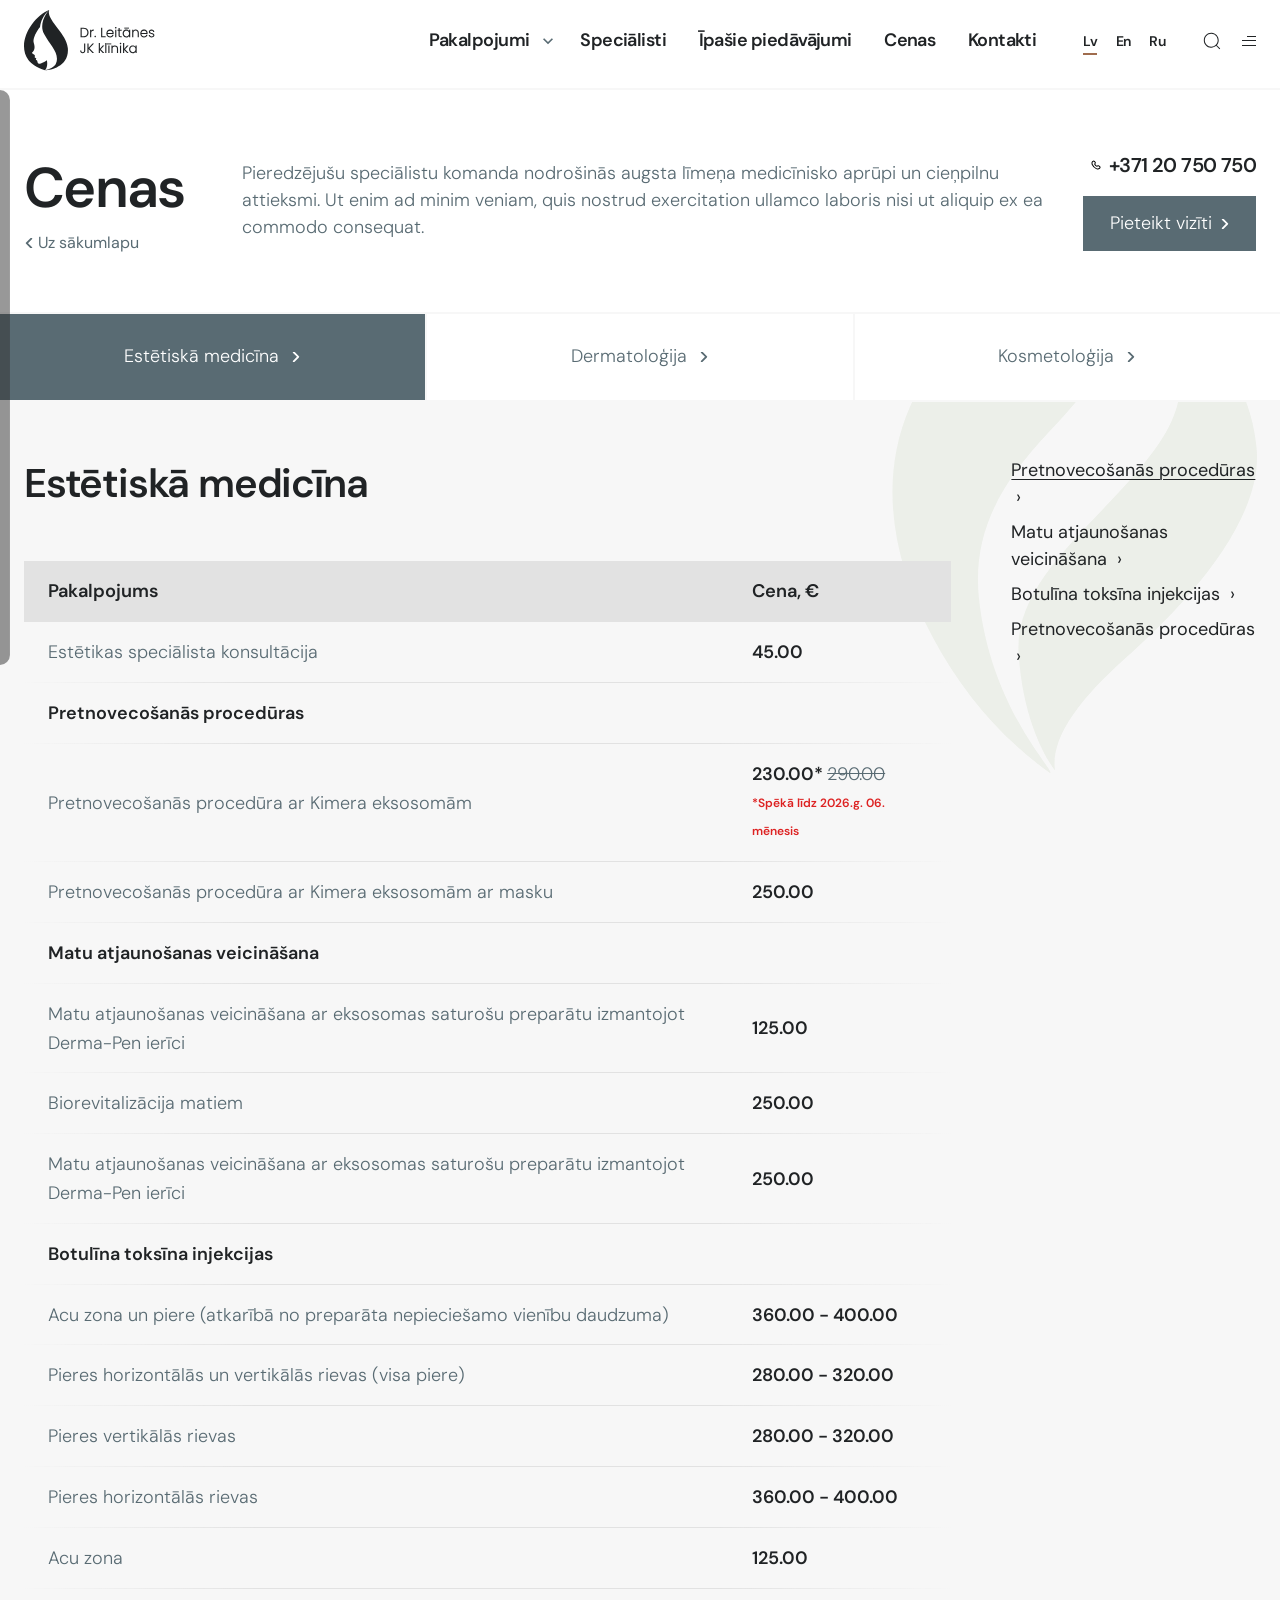
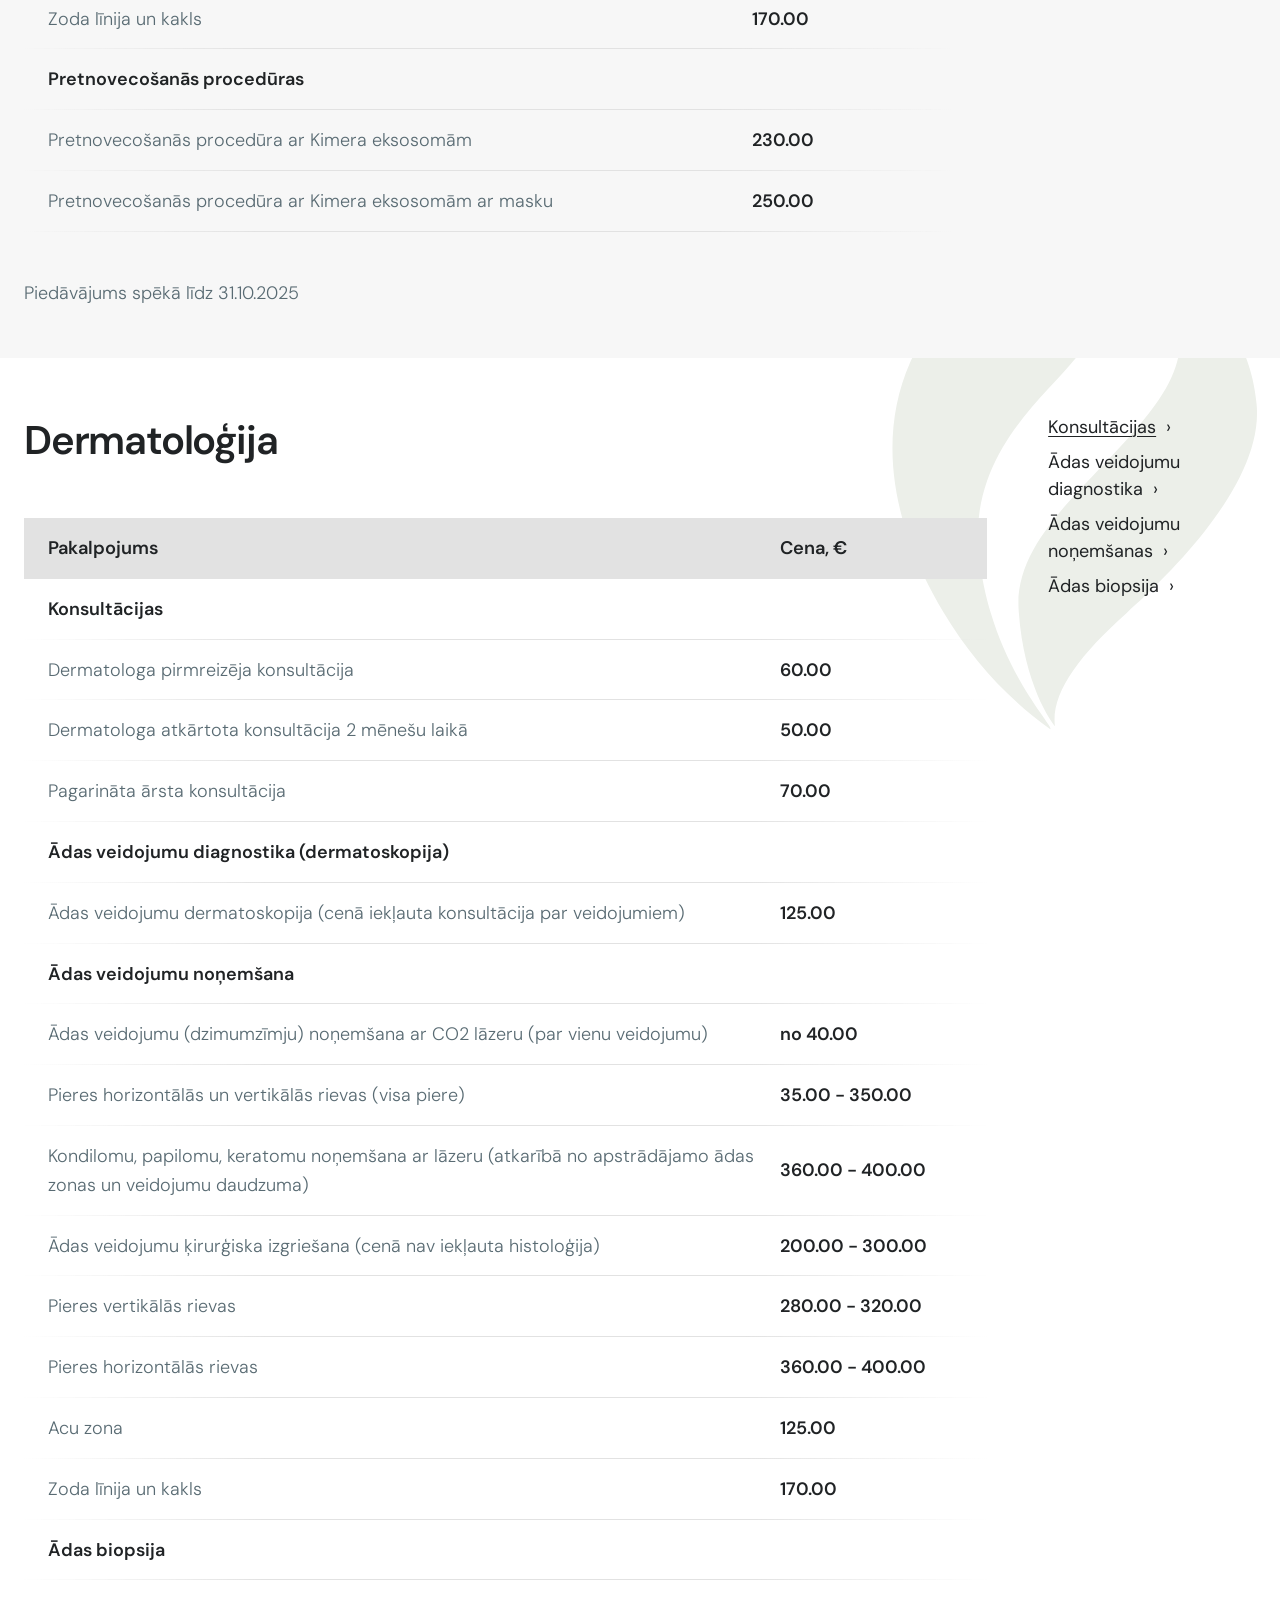
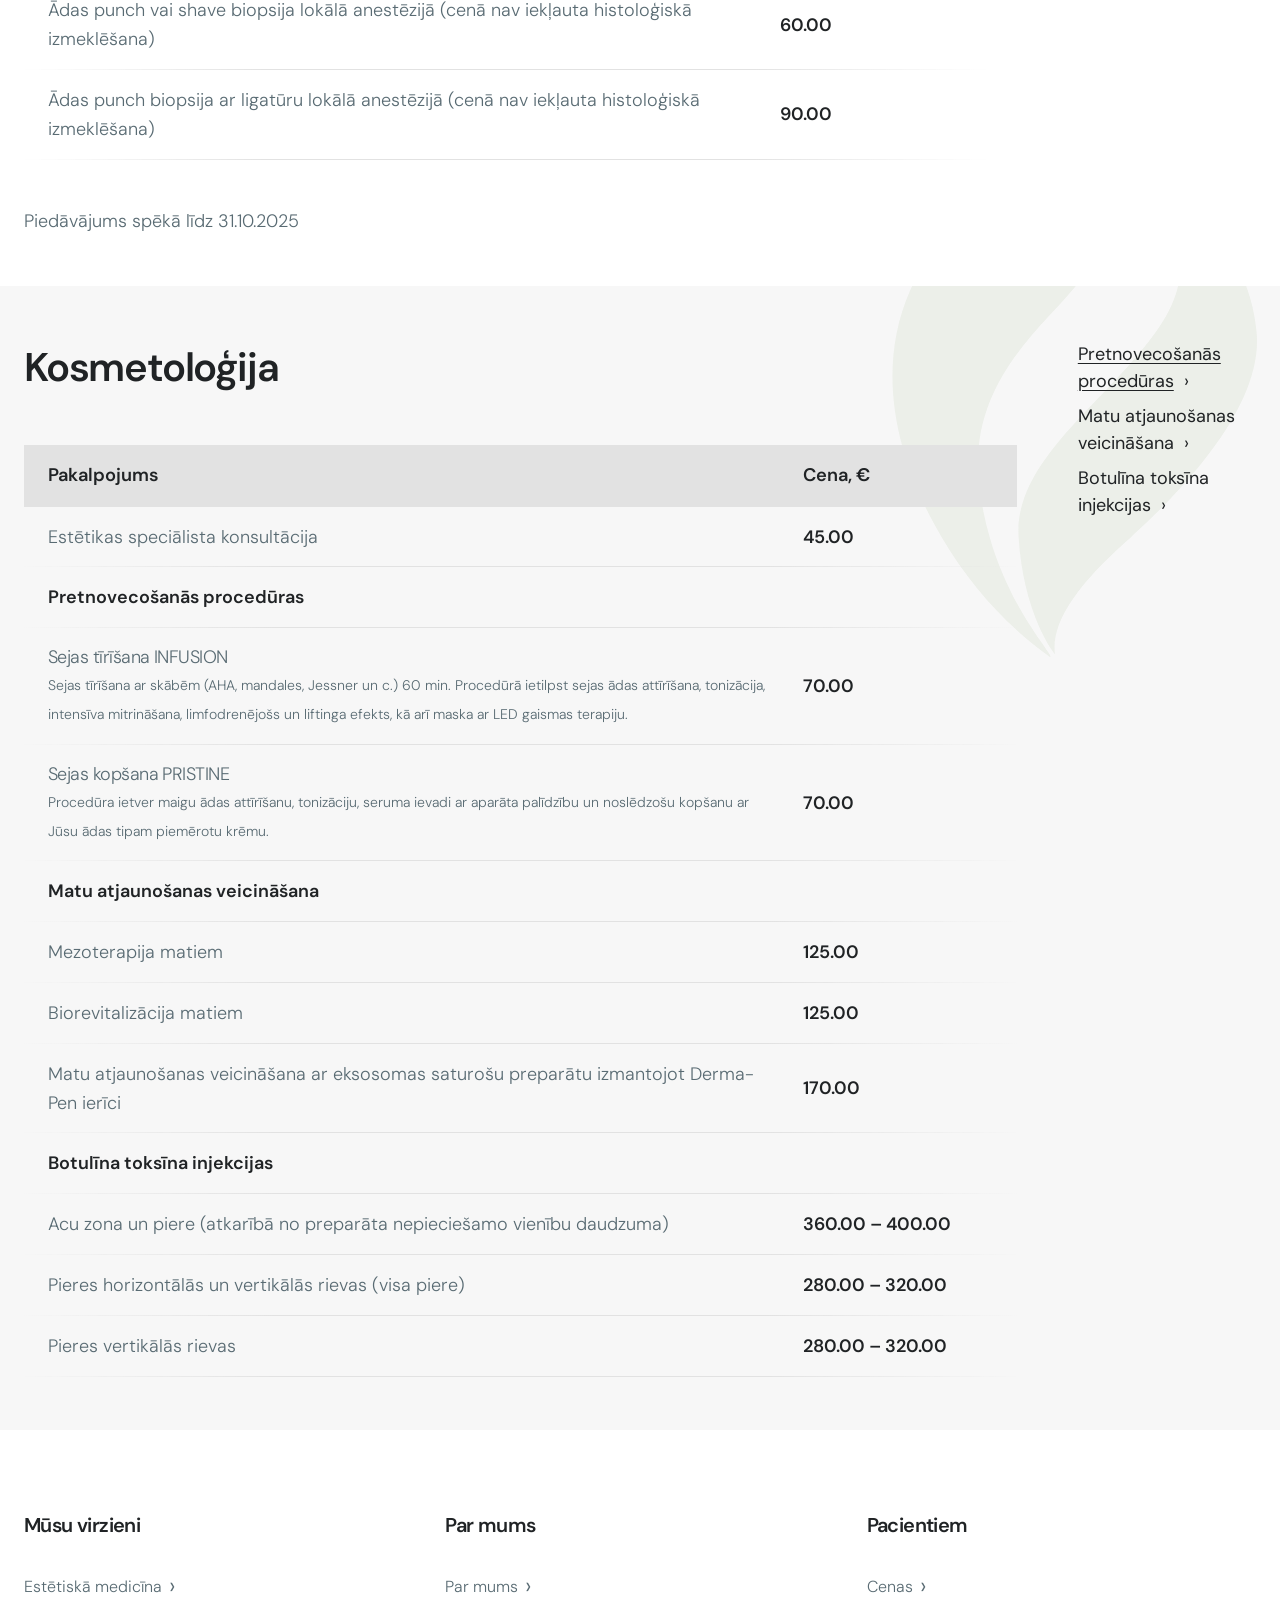
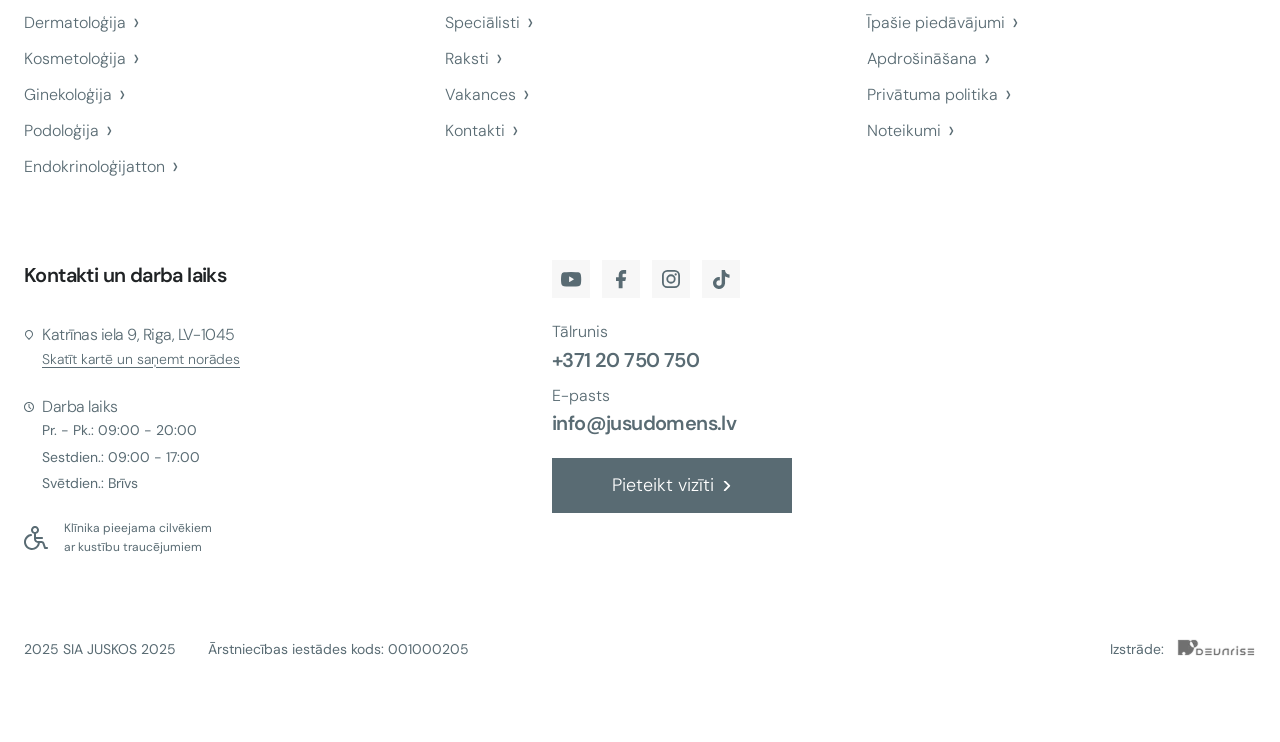
<file: prices.html>
<!doctype html>
<html lang="lv">
	<head>
		<meta charset="UTF-8">
		<meta name="robots" content="noindex, nofollow">
		<meta name="viewport" content="width=device-width, initial-scale=1, maximum-scale=1, user-scalable=yes">
		<link rel="preload" href="./assets/fonts/DMSans-SemiBold.woff2" as="font" type="font/woff2" crossorigin="anonymous">
		<link rel="preload" href="./assets/fonts/DMSans-Regular.woff2" as="font" type="font/woff2" crossorigin="anonymous">
		<link rel="preload" href="./assets/fonts/DMSans-Medium.woff2" as="font" type="font/woff2" crossorigin="anonymous">
		<link rel="preload" href="./assets/fonts/DMSans-Light.woff2" as="font" type="font/woff2" crossorigin="anonymous">
		<link rel="preload" href="./assets/fonts/DMSans-Bold.woff2" as="font" type="font/woff2" crossorigin="anonymous">
		<link rel="shortcut icon" href="./assets/img/favicon.ico">
		<title>Cenas</title>
		<script type="module" crossorigin="" src="./js/app.min.js?v=1778236340985"></script>
		<script type="module" crossorigin="" src="./js/popup.min.js?v=1778236340985"></script>
		<script type="module" crossorigin="" src="./js/navpage.min.js?v=1778236340985"></script>
		<link rel="stylesheet" crossorigin="" href="./css/app.min.css?v=1778236340985">
		<link rel="stylesheet" crossorigin="" href="./css/popup.min.css?v=1778236340985">
		<link rel="stylesheet" crossorigin="" href="./css/navpage.min.css?v=1778236340985">
		<link rel="stylesheet" crossorigin="" href="./css/pageheading.min.css?v=1778236340985">
	</head>
	<body>
		<div class="wrapper">
			<header data-fls-header="" class="header">
				<div class="header__container">
					<div class="header__brand brand">
						<a href="index.html" class="brand__link" aria-label="Dr. Leitānes JK klīnika">
							<span class="brand__logo">
								<img src="./assets/img/logo.svg" alt="Dr. Leitānes JK klīnika" loading="eager">
							</span>
						</a>
					</div>
					<div class="header__menu menu">
						<nav class="menu__body" aria-label="Main navigation">
							<ul class="menu__list">
								<li class="menu__item menu__item_has-services">
									<a href="category-services.html" class="menu__services-toggle menu__link effect-bounce">
										<span>Pakalpojumi</span>
									</a>
									<button type="button" class="menu__arrow" data-services-trigger="" aria-label="Open services submenu" aria-expanded="false" aria-controls="services-submenu">
										<svg class="icon" aria-hidden="true">
											<use href="./assets/img/spritemap.svg#sprite-select"></use>
										</svg>
									</button>
								</li>
								<li class="menu__item">
									<a href="archive-specialists.html" class="menu__link effect-bounce">Speciālisti</a>
								</li>
								<li class="menu__item">
									<a href="archive-offers.html" class="menu__link effect-bounce">Īpašie piedāvājumi</a>
								</li>
								<li class="menu__item">
									<a href="prices.html" class="menu__link effect-bounce">Cenas</a>
								</li>
								<li class="menu__item">
									<a href="contacts.html" class="menu__link effect-bounce">Kontakti</a>
								</li>
							</ul>
						</nav>
					</div>
					<div class="header__actions">
						<ul class="header__languages languages" aria-label="Language switcher">
							<li class="languages__item">
								<a href="#" class="languages__link effect-bounce _active" aria-current="page">Lv</a>
							</li>
							<li class="languages__item">
								<a href="#" class="languages__link effect-bounce">En</a>
							</li>
							<li class="languages__item">
								<a href="#" class="languages__link effect-bounce">Ru</a>
							</li>
						</ul>
						<div class="header__search search">
							<button type="button" class="search__toggle" aria-label="Open search">
								<svg class="icon" aria-hidden="true">
									<use href="./assets/img/spritemap.svg#sprite-search"></use>
								</svg>
							</button>
						</div>
						<button type="button" data-fls-menu="" class="header__burger" aria-label="Open menu">
							<span></span>
						</button>
					</div>
				</div>
				<nav hidden data-fls-init-hidden="" class="header__services-panel services-submenu" id="services-submenu" aria-label="Services submenu">
					<div class="services-submenu__container">
						<div class="services-submenu__grid">
							<div class="services-submenu__column">
								<h5 class="services-submenu__title">
									<a href="category-services.html">Dermatoloģija</a>
								</h5>
								<ul class="services-submenu__list">
									<li>
										<a href="single-services.html">Veidojumu noņemšana</a>
									</li>
									<li>
										<a href="single-services.html">Ādas slimību ārstēšana</a>
									</li>
									<li>
										<a href="single-services.html">Ādas stāvokļa diagnostika</a>
									</li>
								</ul>
							</div>
							<div class="services-submenu__column">
								<h5 class="services-submenu__title">
									<a href="category-services.html">Estētiskā medicīna</a>
								</h5>
								<ul class="services-submenu__list">
									<li>
										<a href="single-services.html">Filleru injekcijas</a>
									</li>
									<li>
										<a href="single-services.html">Botulīna toksīna injekcijas</a>
									</li>
									<li>
										<a href="single-services.html">Lāzerprocedūras</a>
									</li>
									<li>
										<a href="single-services.html">Atjaunojošās un anti-age procedūras</a>
									</li>
									<li>
										<a href="single-services.html">Podoloģija</a>
									</li>
									<li>
										<a href="single-services.html">Aparātprocedūras</a>
									</li>
								</ul>
							</div>
							<div class="services-submenu__column">
								<h5 class="services-submenu__title">
									<a href="category-services.html">Kosmetoloģija</a>
								</h5>
								<ul class="services-submenu__list">
									<li>
										<a href="single-services.html">Sejas tīrīšana</a>
									</li>
									<li>
										<a href="single-services.html">Pīlingi</a>
									</li>
									<li>
										<a href="single-services.html">Lāzerepilācija</a>
									</li>
									<li>
										<a href="single-services.html">Biorevitalizācija</a>
									</li>
									<li>
										<a href="single-services.html">Sejas kopšana</a>
									</li>
									<li>
										<a href="single-services.html">Ķermeņa procedūras</a>
									</li>
									<li>
										<a href="single-services.html">IPL fotoatjaunošana</a>
									</li>
								</ul>
							</div>
							<div class="services-submenu__column">
								<h5 class="services-submenu__title">
									<a href="category-services.html">Ginekoloģija</a>
								</h5>
								<ul class="services-submenu__list">
									<li>
										<a href="single-services.html">Ginekologa konsultācija</a>
									</li>
									<li>
										<a href="single-services.html">Ginekoloģiskā 3D ultrasonogrāfija</a>
									</li>
									<li>
										<a href="single-services.html">Krūšu dziedzeru USG izmeklēšana</a>
									</li>
									<li>
										<a href="single-services.html">Grūtnieces uzraudzība</a>
									</li>
									<li>
										<a href="single-services.html">Apakšsadaļa 5</a>
									</li>
								</ul>
							</div>
							<div class="services-submenu__column">
								<h5 class="services-submenu__title">
									<a href="category-services.html">Podoloģija</a>
								</h5>
								<ul class="services-submenu__list">
									<li>
										<a href="single-services.html">Apakšsadaļa 1</a>
									</li>
									<li>
										<a href="single-services.html">Apakšsadaļa 2</a>
									</li>
									<li>
										<a href="single-services.html">Apakšsadaļa 3</a>
									</li>
								</ul>
							</div>
							<div class="services-submenu__column">
								<h5 class="services-submenu__title">
									<a href="category-services.html">Endokrinoloģija</a>
								</h5>
								<ul class="services-submenu__list">
									<li>
										<a href="single-services.html">Vairogdziedzera USG</a>
									</li>
									<li>
										<a href="single-services.html">Apakšsadaļa 2</a>
									</li>
									<li>
										<a href="single-services.html">Apakšsadaļa 3</a>
									</li>
									<li>
										<a href="single-services.html">Apakšsadaļa 4</a>
									</li>
									<li>
										<a href="single-services.html">Apakšsadaļa 5</a>
									</li>
									<li>
										<a href="single-services.html">Apakšsadaļa 6</a>
									</li>
								</ul>
							</div>
						</div>
						<form action="#" class="services-submenu__search" role="search">
							<label class="services-submenu__field">
								<span class="sr-only">Search services</span>
								<input type="text" class="input services-submenu__input" name="services-search" placeholder="Ievadiet, ko vēlaties atrast" autocomplete="off">
							</label>
							<button type="submit" class="services-submenu__submit" aria-label="Search services">
								<svg class="icon" aria-hidden="true">
									<use href="./assets/img/spritemap.svg#sprite-search"></use>
								</svg>
							</button>
						</form>
					</div>
				</nav>
				<div hidden data-fls-init-hidden="" class="header__search-panel search-panel">
					<div class="search-panel__container">
						<form action="#" class="search-panel__form" role="search">
							<label class="search-panel__field">
								<span class="sr-only">Search</span>
								<input data-fls-input="" type="text" name="search" class="input search-panel__input" placeholder="Ievadiet, ko vēlaties atrast" autocomplete="off">
							</label>
							<button type="submit" class="search-panel__submit" aria-label="Submit search">
								<svg class="icon" aria-hidden="true">
									<use href="./assets/img/spritemap.svg#sprite-search"></use>
								</svg>
							</button>
						</form>
					</div>
				</div>
				<div class="header__overlay"></div>
				<div hidden data-fls-init-hidden="" class="header__panel panel-header">
					<div class="panel-header__inner">
						<div class="panel-header__top">
							<ul class="panel-header__languages languages" aria-label="Language switcher">
								<li class="languages__item">
									<a href="#" class="languages__link effect-bounce _active" aria-current="page">Lv</a>
								</li>
								<li class="languages__item">
									<a href="#" class="languages__link effect-bounce">En</a>
								</li>
								<li class="languages__item">
									<a href="#" class="languages__link effect-bounce">Ru</a>
								</li>
							</ul>
							<button type="button" data-fls-menu="" class="panel-header__close header__burger icon-menu _active" aria-label="Close menu">
								<span></span>
							</button>
						</div>
						<nav class="panel-header__nav" aria-label="Mobile navigation">
							<ul class="panel-header__list">
								<li class="panel-header__item">
									<a href="category-services.html" class="panel-header__link effect-bounce">Pakalpojumi</a>
								</li>
								<li class="panel-header__item">
									<a href="about.html" class="panel-header__link effect-bounce">Par mums</a>
								</li>
								<li class="panel-header__item">
									<a href="archive-offers.html" class="panel-header__link effect-bounce">Īpašie piedāvājumi</a>
								</li>
								<li class="panel-header__item">
									<a href="archive-news.html" class="panel-header__link effect-bounce">Informācija pacientiem</a>
								</li>
								<li class="panel-header__item">
									<a href="prices.html" class="panel-header__link effect-bounce">Cenas</a>
								</li>
							</ul>
						</nav>
						<div class="panel-header__info">
							<div class="panel-header__block info-block info-block_location">
								<div class="panel-header__heading info-block__heading">
									<svg class="icon" aria-hidden="true">
										<use href="./assets/img/spritemap.svg#sprite-location"></use>
									</svg>
									<p class="info-block__title">Katrīnas iela 9, Rīga, LV-1045</p>
								</div>
								<div class="info-block__body">
									<a href="#" class="panel-header__caption info-block__caption">Skatīt kartē un saņemt norādes</a>
								</div>
							</div>
							<div class="panel-header__block info-block info-block_schedule">
								<div class="panel-header__heading info-block__heading">
									<svg class="icon" aria-hidden="true">
										<use href="./assets/img/spritemap.svg#sprite-schedule"></use>
									</svg>
									<p class="info-block__title">Darba laiks</p>
								</div>
								<div class="info-block__body">
									<ul class="panel-header__schedule info-block__list">
										<li>Pr. - Pk.: 09:00 - 20:00</li>
										<li>Sestdien.: 09:00 - 17:00</li>
										<li>Svētdien.: Brīvs</li>
									</ul>
								</div>
							</div>
							<div class="panel-header__contacts contact-list">
								<div class="panel-header__contact contact-list__item">
									<span class="panel-header__label contact-list__label">Tālrunis</span>
									<a href="tel:+37120750750" class="panel-header__value contact-list__value">+371 20 750 750</a>
								</div>
								<div class="panel-header__contact contact-list__item">
									<span class="panel-header__label contact-list__label">E-pasts</span>
									<a href="mailto:info@jusudomens.lv" class="panel-header__value contact-list__value">info@jusudomens.lv</a>
								</div>
							</div>
							<button type="button" class="panel-header__button btn btn_border-grey" data-fls-button="" aria-label="Book an appointment" data-fls-popup-link="appointment">
								<span>Pieteikt vizīti</span>
								<svg class="icon icon_chevron" aria-hidden="true">
									<use href="./assets/img/spritemap.svg#sprite-chevron"></use>
								</svg>
							</button>
							<ul class="panel-header__socials socials-list" aria-label="Social media">
								<li>
									<a href="#" class="socials-list__link" aria-label="YouTube">
										<svg class="icon" aria-hidden="true">
											<use href="./assets/img/spritemap.svg#sprite-youtube"></use>
										</svg>
									</a>
								</li>
								<li>
									<a href="#" class="socials-list__link" aria-label="Facebook">
										<svg class="icon" aria-hidden="true">
											<use href="./assets/img/spritemap.svg#sprite-facebook"></use>
										</svg>
									</a>
								</li>
								<li>
									<a href="#" class="socials-list__link" aria-label="Instagram">
										<svg class="icon" aria-hidden="true">
											<use href="./assets/img/spritemap.svg#sprite-instagram"></use>
										</svg>
									</a>
								</li>
								<li>
									<a href="#" class="socials-list__link" aria-label="TikTok">
										<svg class="icon" aria-hidden="true">
											<use href="./assets/img/spritemap.svg#sprite-tiktok"></use>
										</svg>
									</a>
								</li>
							</ul>
						</div>
					</div>
				</div>
			</header>
			<main class="page">
				<section class="page-heading" aria-labelledby="page-heading-title" data-fls-pageheading="">
					<div class="page-heading__container">
						<div class="page-heading__main">
							<h1 id="page-heading-title" class="page-heading__title">Cenas</h1>
							<a href="index.html" class="page-heading__back">
								<svg class="icon" aria-hidden="true">
									<use href="./assets/img/spritemap.svg#sprite-chevron"></use>
								</svg>
								<span>Uz sākumlapu</span>
							</a>
						</div>
						<div class="page-heading__aside">
							<div class="page-heading__text">
								<p>
									Pieredzējušu speciālistu komanda nodrošinās augsta līmeņa medicīnisko aprūpi un cieņpilnu attieksmi. Ut enim ad minim veniam, quis nostrud exercitation ullamco laboris nisi ut aliquip ex ea commodo consequat.
								</p>
							</div>
							<div class="page-heading__actions">
								<a href="tel:+37120750750" class="page-heading__phone title-h5">
									<svg class="icon" aria-hidden="true">
										<use href="./assets/img/spritemap.svg#sprite-phone"></use>
									</svg>
									<span>+371 20 750 750</span>
								</a>
								<button type="button" class="page-heading__button btn btn_fill-grey" data-fls-button="" data-fls-popup-link="appointment">
									<span>Pieteikt vizīti</span>
									<svg class="icon icon_chevron" aria-hidden="true">
										<use href="./assets/img/spritemap.svg#sprite-chevron"></use>
									</svg>
								</button>
							</div>
						</div>
					</div>
				</section>
				<section class="nav-page" data-fls-navpage="" aria-labelledby="nav-page-title">
					<div class="nav-page__container">
						<h2 id="nav-page-title" class="sr-only">Lapas navigācija</h2>
						<nav class="nav-page__nav" aria-label="Lapas sadaļas">
							<ul class="nav-page__list">
								<li class="nav-page__item">
									<a href="#price-table-1" class="nav-page__link">
										<span>Estētiskā medicīna</span>
										<svg class="icon icon_chevron" aria-hidden="true">
											<use href="./assets/img/spritemap.svg#sprite-chevron"></use>
										</svg>
									</a>
								</li>
								<li class="nav-page__item">
									<a href="#dermatology" class="nav-page__link">
										<span>Dermatoloģija</span>
										<svg class="icon icon_chevron" aria-hidden="true">
											<use href="./assets/img/spritemap.svg#sprite-chevron"></use>
										</svg>
									</a>
								</li>
								<li class="nav-page__item">
									<a href="#cosmetology" class="nav-page__link">
										<span>Kosmetoloģija</span>
										<svg class="icon icon_chevron" aria-hidden="true">
											<use href="./assets/img/spritemap.svg#sprite-chevron"></use>
										</svg>
									</a>
								</li>
							</ul>
						</nav>
					</div>
				</section>
				<section id="price-table-1" class="price-table" data-fls-pricetable="" aria-labelledby="price-table-title" style="background-color: #F7F7F7;">
					<div class="price-table__container">
						<div class="price-table__layout">
							<div class="price-table__main">
								<h2 id="price-table-title" class="price-table__title">Estētiskā medicīna</h2>
								<div class="price-table__table table-price">
									<table class="table-price__table">
										<thead class="table-price__head">
											<tr class="table-price__row table-price__row_head">
												<th scope="col" class="table-price__label table-price__label_service">Pakalpojums</th>
												<th scope="col" class="table-price__label table-price__label_value" style="width: 24%;">Cena, €</th>
											</tr>
										</thead>
										<tbody class="table-price__body">
											<tr class="table-price__row">
												<td class="table-price__service">Estētikas speciālista konsultācija</td>
												<td class="table-price__value">45.00</td>
											</tr>
											<tr id="anti-age" class="table-price__row table-price__row_group">
												<th scope="rowgroup" colspan="2" class="table-price__group">Pretnovecošanās procedūras</th>
											</tr>
											<tr class="table-price__row">
												<td class="table-price__service">Pretnovecošanās procedūra ar Kimera eksosomām</td>
												<td class="table-price__value">
													230.00*
													<s>290.00</s>
													<div class="table-price__note">*Spēkā līdz 2026.g. 06. mēnesis</div>
												</td>
											</tr>
											<tr class="table-price__row">
												<td class="table-price__service">Pretnovecošanās procedūra ar Kimera eksosomām ar masku</td>
												<td class="table-price__value">250.00</td>
											</tr>
											<tr id="hair" class="table-price__row table-price__row_group">
												<th scope="rowgroup" colspan="2" class="table-price__group">Matu atjaunošanas veicināšana</th>
											</tr>
											<tr class="table-price__row">
												<td class="table-price__service">
													Matu atjaunošanas veicināšana ar eksosomas saturošu preparātu izmantojot Derma-Pen ierīci
												</td>
												<td class="table-price__value">125.00</td>
											</tr>
											<tr class="table-price__row">
												<td class="table-price__service">Biorevitalizācija matiem</td>
												<td class="table-price__value">250.00</td>
											</tr>
											<tr class="table-price__row">
												<td class="table-price__service">
													Matu atjaunošanas veicināšana ar eksosomas saturošu preparātu izmantojot Derma-Pen ierīci
												</td>
												<td class="table-price__value">250.00</td>
											</tr>
											<tr id="botox" class="table-price__row table-price__row_group">
												<th scope="rowgroup" colspan="2" class="table-price__group">Botulīna toksīna injekcijas</th>
											</tr>
											<tr class="table-price__row">
												<td class="table-price__service">Acu zona un piere (atkarībā no preparāta nepieciešamo vienību daudzuma)</td>
												<td class="table-price__value">360.00 - 400.00</td>
											</tr>
											<tr class="table-price__row">
												<td class="table-price__service">Pieres horizontālās un vertikālās rievas (visa piere)</td>
												<td class="table-price__value">280.00 - 320.00</td>
											</tr>
											<tr class="table-price__row">
												<td class="table-price__service">Pieres vertikālās rievas</td>
												<td class="table-price__value">280.00 - 320.00</td>
											</tr>
											<tr class="table-price__row">
												<td class="table-price__service">Pieres horizontālās rievas</td>
												<td class="table-price__value">360.00 - 400.00</td>
											</tr>
											<tr class="table-price__row">
												<td class="table-price__service">Acu zona</td>
												<td class="table-price__value">125.00</td>
											</tr>
											<tr class="table-price__row">
												<td class="table-price__service">Zoda līnija un kakls</td>
												<td class="table-price__value">170.00</td>
											</tr>
											<tr id="anti-age-2" class="table-price__row table-price__row_group">
												<th scope="rowgroup" colspan="2" class="table-price__group">Pretnovecošanās procedūras</th>
											</tr>
											<tr class="table-price__row">
												<td class="table-price__service">Pretnovecošanās procedūra ar Kimera eksosomām</td>
												<td class="table-price__value">230.00</td>
											</tr>
											<tr class="table-price__row">
												<td class="table-price__service">Pretnovecošanās procedūra ar Kimera eksosomām ar masku</td>
												<td class="table-price__value">250.00</td>
											</tr>
										</tbody>
									</table>
								</div>
								<div class="price-table__footnote">Piedāvājums spēkā līdz 31.10.2025</div>
							</div>
							<aside class="price-table__side">
								<nav class="price-table__nav" aria-label="Cenu kategorijas">
									<ul class="price-table__nav-list">
										<li class="price-table__nav-item">
											<a href="#anti-age" class="price-table__nav-link _active">
												<span>Pretnovecošanās procedūras</span>
											</a>
										</li>
										<li class="price-table__nav-item">
											<a href="#hair" class="price-table__nav-link">
												<span>Matu atjaunošanas veicināšana</span>
											</a>
										</li>
										<li class="price-table__nav-item">
											<a href="#botox" class="price-table__nav-link">
												<span>Botulīna toksīna injekcijas</span>
											</a>
										</li>
										<li class="price-table__nav-item">
											<a href="#anti-age-2" class="price-table__nav-link">
												<span>Pretnovecošanās procedūras</span>
											</a>
										</li>
									</ul>
								</nav>
							</aside>
						</div>
					</div>
				</section>
				<section id="dermatology" class="price-table" data-fls-pricetable="" aria-labelledby="dermatology-price-title">
					<div class="price-table__container">
						<div class="price-table__layout">
							<div class="price-table__main">
								<h2 id="dermatology-price-title" class="price-table__title">Dermatoloģija</h2>
								<div class="price-table__table table-price">
									<table class="table-price__table">
										<thead class="table-price__head">
											<tr class="table-price__row table-price__row_head">
												<th scope="col" class="table-price__label table-price__label_service">Pakalpojums</th>
												<th scope="col" class="table-price__label table-price__label_value" style="width: 24%;">Cena, €</th>
											</tr>
										</thead>
										<tbody class="table-price__body">
											<tr id="dermatology-consultations" class="table-price__row table-price__row_group">
												<th scope="rowgroup" colspan="2" class="table-price__group">Konsultācijas</th>
											</tr>
											<tr class="table-price__row">
												<td class="table-price__service">Dermatologa pirmreizēja konsultācija</td>
												<td class="table-price__value">60.00</td>
											</tr>
											<tr class="table-price__row">
												<td class="table-price__service">Dermatologa atkārtota konsultācija 2 mēnešu laikā</td>
												<td class="table-price__value">50.00</td>
											</tr>
											<tr class="table-price__row">
												<td class="table-price__service">Pagarināta ārsta konsultācija</td>
												<td class="table-price__value">70.00</td>
											</tr>
											<tr id="dermatology-diagnostics" class="table-price__row table-price__row_group">
												<th scope="rowgroup" colspan="2" class="table-price__group">Ādas veidojumu diagnostika (dermatoskopija)</th>
											</tr>
											<tr class="table-price__row">
												<td class="table-price__service">Ādas veidojumu dermatoskopija (cenā iekļauta konsultācija par veidojumiem)</td>
												<td class="table-price__value">125.00</td>
											</tr>
											<tr id="dermatology-removal" class="table-price__row table-price__row_group">
												<th scope="rowgroup" colspan="2" class="table-price__group">Ādas veidojumu noņemšana</th>
											</tr>
											<tr class="table-price__row">
												<td class="table-price__service">Ādas veidojumu (dzimumzīmju) noņemšana ar CO2 lāzeru (par vienu veidojumu)</td>
												<td class="table-price__value">no 40.00</td>
											</tr>
											<tr class="table-price__row">
												<td class="table-price__service">Pieres horizontālās un vertikālās rievas (visa piere)</td>
												<td class="table-price__value">35.00 - 350.00</td>
											</tr>
											<tr class="table-price__row">
												<td class="table-price__service">
													Kondilomu, papilomu, keratomu noņemšana ar lāzeru (atkarībā no apstrādājamo ādas zonas un veidojumu daudzuma)
												</td>
												<td class="table-price__value">360.00 - 400.00</td>
											</tr>
											<tr class="table-price__row">
												<td class="table-price__service">Ādas veidojumu ķirurģiska izgriešana (cenā nav iekļauta histoloģija)</td>
												<td class="table-price__value">200.00 - 300.00</td>
											</tr>
											<tr class="table-price__row">
												<td class="table-price__service">Pieres vertikālās rievas</td>
												<td class="table-price__value">280.00 - 320.00</td>
											</tr>
											<tr class="table-price__row">
												<td class="table-price__service">Pieres horizontālās rievas</td>
												<td class="table-price__value">360.00 - 400.00</td>
											</tr>
											<tr class="table-price__row">
												<td class="table-price__service">Acu zona</td>
												<td class="table-price__value">125.00</td>
											</tr>
											<tr class="table-price__row">
												<td class="table-price__service">Zoda līnija un kakls</td>
												<td class="table-price__value">170.00</td>
											</tr>
											<tr id="dermatology-biopsy" class="table-price__row table-price__row_group">
												<th scope="rowgroup" colspan="2" class="table-price__group">Ādas biopsija</th>
											</tr>
											<tr class="table-price__row">
												<td class="table-price__service">
													Ādas punch vai shave biopsija lokālā anestēzijā (cenā nav iekļauta histoloģiskā izmeklēšana)
												</td>
												<td class="table-price__value">60.00</td>
											</tr>
											<tr class="table-price__row">
												<td class="table-price__service">
													Ādas punch biopsija ar ligatūru lokālā anestēzijā (cenā nav iekļauta histoloģiskā izmeklēšana)
												</td>
												<td class="table-price__value">90.00</td>
											</tr>
										</tbody>
									</table>
								</div>
								<div class="price-table__footnote">Piedāvājums spēkā līdz 31.10.2025</div>
							</div>
							<aside class="price-table__side">
								<nav class="price-table__nav" aria-label="Dermatoloģijas cenu kategorijas">
									<ul class="price-table__nav-list">
										<li class="price-table__nav-item">
											<a href="#dermatology-consultations" class="price-table__nav-link _active">
												<span>Konsultācijas</span>
											</a>
										</li>
										<li class="price-table__nav-item">
											<a href="#dermatology-diagnostics" class="price-table__nav-link">
												<span>Ādas veidojumu diagnostika</span>
											</a>
										</li>
										<li class="price-table__nav-item">
											<a href="#dermatology-removal" class="price-table__nav-link">
												<span>Ādas veidojumu noņemšanas</span>
											</a>
										</li>
										<li class="price-table__nav-item">
											<a href="#dermatology-biopsy" class="price-table__nav-link">
												<span>Ādas biopsija</span>
											</a>
										</li>
									</ul>
								</nav>
							</aside>
						</div>
					</div>
				</section>
				<section id="cosmetology" class="price-table" data-fls-pricetable="" aria-labelledby="cosmetology-price-title" style="background-color: #F7F7F7;">
					<div class="price-table__container">
						<div class="price-table__layout">
							<div class="price-table__main">
								<h2 id="cosmetology-price-title" class="price-table__title">Kosmetoloģija</h2>
								<div class="price-table__table table-price">
									<table class="table-price__table">
										<thead class="table-price__head">
											<tr class="table-price__row table-price__row_head">
												<th scope="col" class="table-price__label table-price__label_service">Pakalpojums</th>
												<th scope="col" class="table-price__label table-price__label_value" style="width: 24%;">Cena, €</th>
											</tr>
										</thead>
										<tbody class="table-price__body">
											<tr class="table-price__row">
												<td class="table-price__service">Estētikas speciālista konsultācija</td>
												<td class="table-price__value">45.00</td>
											</tr>
											<tr id="cosmetology-anti-age" class="table-price__row table-price__row_group">
												<th scope="rowgroup" colspan="2" class="table-price__group">Pretnovecošanās procedūras</th>
											</tr>
											<tr class="table-price__row table-price__row_rich">
												<td class="table-price__service">
													<h3 class="table-price__service-title">Sejas tīrīšana INFUSION</h3>
													<div class="table-price__service-text">
														Sejas tīrīšana ar skābēm (AHA, mandales, Jessner un c.) 60 min. Procedūrā ietilpst sejas ādas attīrīšana,
                      tonizācija, intensīva mitrināšana, limfodrenējošs un liftinga efekts, kā arī maska ar LED gaismas terapiju.
													</div>
												</td>
												<td class="table-price__value">70.00</td>
											</tr>
											<tr class="table-price__row table-price__row_rich">
												<td class="table-price__service">
													<h3 class="table-price__service-title">Sejas kopšana PRISTINE</h3>
													<div class="table-price__service-text">
														Procedūra ietver maigu ādas attīrīšanu, tonizāciju, seruma ievadi ar aparāta palīdzību un noslēdzošu kopšanu
                      ar Jūsu ādas tipam piemērotu krēmu.
													</div>
												</td>
												<td class="table-price__value">70.00</td>
											</tr>
											<tr id="cosmetology-hair" class="table-price__row table-price__row_group">
												<th scope="rowgroup" colspan="2" class="table-price__group">Matu atjaunošanas veicināšana</th>
											</tr>
											<tr class="table-price__row">
												<td class="table-price__service">Mezoterapija matiem</td>
												<td class="table-price__value">125.00</td>
											</tr>
											<tr class="table-price__row">
												<td class="table-price__service">Biorevitalizācija matiem</td>
												<td class="table-price__value">125.00</td>
											</tr>
											<tr class="table-price__row">
												<td class="table-price__service">
													Matu atjaunošanas veicināšana ar eksosomas saturošu preparātu izmantojot Derma-Pen ierīci
												</td>
												<td class="table-price__value">170.00</td>
											</tr>
											<tr id="cosmetology-botox" class="table-price__row table-price__row_group">
												<th scope="rowgroup" colspan="2" class="table-price__group">Botulīna toksīna injekcijas</th>
											</tr>
											<tr class="table-price__row">
												<td class="table-price__service">Acu zona un piere (atkarībā no preparāta nepieciešamo vienību daudzuma)</td>
												<td class="table-price__value">360.00 – 400.00</td>
											</tr>
											<tr class="table-price__row">
												<td class="table-price__service">Pieres horizontālās un vertikālās rievas (visa piere)</td>
												<td class="table-price__value">280.00 – 320.00</td>
											</tr>
											<tr class="table-price__row">
												<td class="table-price__service">Pieres vertikālās rievas</td>
												<td class="table-price__value">280.00 – 320.00</td>
											</tr>
										</tbody>
									</table>
								</div>
							</div>
							<aside class="price-table__side">
								<nav class="price-table__nav" aria-label="Kosmetoloģijas cenu kategorijas">
									<ul class="price-table__nav-list">
										<li class="price-table__nav-item">
											<a href="#cosmetology-anti-age" class="price-table__nav-link">
												<span>Pretnovecošanās procedūras</span>
											</a>
										</li>
										<li class="price-table__nav-item">
											<a href="#cosmetology-hair" class="price-table__nav-link">
												<span>Matu atjaunošanas veicināšana</span>
											</a>
										</li>
										<li class="price-table__nav-item">
											<a href="#cosmetology-botox" class="price-table__nav-link">
												<span>Botulīna toksīna injekcijas</span>
											</a>
										</li>
									</ul>
								</nav>
							</aside>
						</div>
					</div>
				</section>
			</main>
			<footer data-fls-footer="" class="footer">
				<div class="footer__container">
					<div class="footer__top">
						<nav data-fls-spollers="574.98, max" class="footer__nav footer-nav" aria-label="Footer navigation">
							<details class="footer-nav__column">
								<summary class="footer-nav__title">Mūsu virzieni</summary>
								<ul class="footer-nav__list">
									<li>
										<a href="#">Estētiskā medicīna</a>
									</li>
									<li>
										<a href="#">Dermatoloģija</a>
									</li>
									<li>
										<a href="#">Kosmetoloģija</a>
									</li>
									<li>
										<a href="#">Ginekoloģija</a>
									</li>
									<li>
										<a href="#">Podoloģija</a>
									</li>
									<li>
										<a href="#">Endokrinoloģijatton</a>
									</li>
								</ul>
							</details>
							<details class="footer-nav__column">
								<summary class="footer-nav__title">Par mums</summary>
								<ul class="footer-nav__list">
									<li>
										<a href="#">Par mums</a>
									</li>
									<li>
										<a href="#">Speciālisti</a>
									</li>
									<li>
										<a href="#">Raksti</a>
									</li>
									<li>
										<a href="#">Vakances</a>
									</li>
									<li>
										<a href="#">Kontakti</a>
									</li>
								</ul>
							</details>
							<details class="footer-nav__column">
								<summary class="footer-nav__title">Pacientiem</summary>
								<ul class="footer-nav__list">
									<li>
										<a href="#">Cenas</a>
									</li>
									<li>
										<a href="#">Īpašie piedāvājumi</a>
									</li>
									<li>
										<a href="#">Apdrošināšana</a>
									</li>
									<li>
										<a href="privacy-policy.html">Privātuma politika</a>
									</li>
									<li>
										<a href="#">Noteikumi</a>
									</li>
								</ul>
							</details>
						</nav>
						<div class="footer__info">
							<div class="footer__details">
								<h3 class="footer__title">Kontakti un darba laiks</h3>
								<div class="footer__blocks">
									<div class="footer__block info-block info-block_location">
										<div class="footer__heading info-block__heading">
											<svg class="icon" aria-hidden="true">
												<use href="./assets/img/spritemap.svg#sprite-location"></use>
											</svg>
											<p class="info-block__title">Katrīnas iela 9, Riga, LV-1045</p>
										</div>
										<div class="info-block__body">
											<a href="#" class="footer__caption info-block__caption">Skatīt kartē un saņemt norādes</a>
										</div>
									</div>
									<div class="footer__block info-block info-block_schedule">
										<div class="footer__heading info-block__heading">
											<svg class="icon" aria-hidden="true">
												<use href="./assets/img/spritemap.svg#sprite-schedule"></use>
											</svg>
											<p class="info-block__title">Darba laiks</p>
										</div>
										<div class="info-block__body">
											<ul class="footer__schedule info-block__list">
												<li>Pr. - Pk.: 09:00 - 20:00</li>
												<li>Sestdien.: 09:00 - 17:00</li>
												<li>Svētdien.: Brīvs</li>
											</ul>
										</div>
									</div>
									<div class="footer__accessibility">
										<svg class="icon" aria-hidden="true">
											<use href="./assets/img/spritemap.svg#sprite-accessibility"></use>
										</svg>
										<p>Klīnika pieejama cilvēkiem ar kustību traucējumiem</p>
									</div>
								</div>
							</div>
							<div class="footer__contacts-wrap">
								<ul class="footer__socials socials-list" aria-label="Social media">
									<li>
										<a href="#" class="socials-list__link" aria-label="YouTube">
											<svg class="icon" aria-hidden="true">
												<use href="./assets/img/spritemap.svg#sprite-youtube"></use>
											</svg>
										</a>
									</li>
									<li>
										<a href="#" class="socials-list__link" aria-label="Facebook">
											<svg class="icon" aria-hidden="true">
												<use href="./assets/img/spritemap.svg#sprite-facebook"></use>
											</svg>
										</a>
									</li>
									<li>
										<a href="#" class="socials-list__link" aria-label="Instagram">
											<svg class="icon" aria-hidden="true">
												<use href="./assets/img/spritemap.svg#sprite-instagram"></use>
											</svg>
										</a>
									</li>
									<li>
										<a href="#" class="socials-list__link" aria-label="TikTok">
											<svg class="icon" aria-hidden="true">
												<use href="./assets/img/spritemap.svg#sprite-tiktok"></use>
											</svg>
										</a>
									</li>
								</ul>
								<div class="footer__contacts contact-list">
									<div class="footer__contact contact-list__item">
										<span class="footer__label contact-list__label">Tālrunis</span>
										<a href="tel:+37120750750" class="footer__value contact-list__value">+371 20 750 750</a>
									</div>
									<div class="footer__contact contact-list__item">
										<span class="footer__label contact-list__label">E-pasts</span>
										<a href="mailto:info@jusudomens.lv" class="footer__value contact-list__value">info@jusudomens.lv</a>
									</div>
								</div>
								<button type="button" class="footer__button btn btn_fill-grey" data-fls-button="" data-fls-popup-link="appointment" aria-label="Book an appointment">
									<span>Pieteikt vizīti</span>
									<svg class="icon icon_chevron" aria-hidden="true">
										<use href="./assets/img/spritemap.svg#sprite-chevron"></use>
									</svg>
								</button>
							</div>
						</div>
					</div>
					<div class="footer__bottom">
						<div class="footer__meta">
							<p class="footer__copy">2025 SIA JUSKOS 2025</p>
							<p class="footer__code">Ārstniecības iestādes kods: 001000205</p>
						</div>
						<a href="#" class="footer__credit" aria-label="Developer">
							<span>Izstrāde:</span>
							<img src="./assets/img/placeholder.svg" data-fls-lazy="./assets/img/developer.webp" alt="devnrise">
						</a>
					</div>
				</div>
			</footer>
		</div>
		<div class="above" data-fls-above="" data-fls-lp="">
			<button type="button" class="above__button" aria-label="Scroll to top">
				<svg class="above__icon icon" aria-hidden="true">
					<use href="./assets/img/spritemap.svg#sprite-up"></use>
				</svg>
			</button>
		</div>
		<div data-fls-popup="appointment" role="dialog" aria-modal="true" aria-hidden="true" aria-labelledby="appointment-popup-title" class="popup popup_appointment">
			<div data-fls-popup-wrapper="" class="popup__wrapper">
				<div data-fls-popup-body="" class="popup__body">
					<button data-fls-popup-close="" type="button" class="popup__close" aria-label="Aizvērt modālo logu"></button>
					<div data-fls-popup-content="" class="popup__content appointment-popup">
						<div class="appointment-popup__header">
							<h2 id="appointment-popup-title" class="appointment-popup__title">
								Pieteikt vizīti
								<span>vai</span>
								<a href="#">Sākt online čatu</a>
							</h2>
						</div>
						<form action="#" method="post" class="appointment-popup__form">
							<fieldset class="appointment-popup__section">
								<legend class="appointment-popup__legend">Pacienta dati (obligāti lauki)</legend>
								<div class="appointment-popup__grid">
									<label class="appointment-popup__field">
										<span class="sr-only">Jūsu vārds</span>
										<input autocomplete="given-name" type="text" name="name" placeholder="Jūsu vārds" class="input" required>
									</label>
									<label class="appointment-popup__field">
										<span class="sr-only">Jūsu uzvārds</span>
										<input autocomplete="family-name" type="text" name="surname" placeholder="Jūsu uzvārds" class="input" required>
									</label>
									<label class="appointment-popup__field input input_phone">
										<span class="sr-only">Tālruņa numurs</span>
										<input data-fls-input-phone="" data-fls-input-phone-country="lv" autocomplete="tel" type="tel" name="phone" placeholder="Tālruņa numurs" required>
									</label>
									<label class="appointment-popup__field">
										<span class="sr-only">Email</span>
										<input autocomplete="email" type="email" name="email" placeholder="Email" class="input" required>
									</label>
								</div>
							</fieldset>
							<fieldset class="appointment-popup__section">
								<legend class="appointment-popup__legend">Izvēlēties pakalpojumu un speciālistu</legend>
								<div class="appointment-popup__grid">
									<label class="appointment-popup__field">
										<span class="sr-only">Norādiet pakalpojumu</span>
										<select data-fls-select="" name="service" required>
											<option value="" selected>Norādiet pakalpojumu</option>
											<option value="dermatologija">Dermatoloģija</option>
											<option value="estetiska-medicina">Estētiskā medicīna</option>
											<option value="kosmetologija">Kosmetoloģija</option>
											<option value="podologija">Podoloģija</option>
										</select>
									</label>
									<label class="appointment-popup__field">
										<span class="sr-only">Izvēlieties speciālistu</span>
										<select data-fls-select="" name="specialist">
											<option value="" selected>Izvēlieties speciālistu</option>
											<option value="olga-leitane">Dr. Olga Leitāne</option>
											<option value="marija-stepanova">Marija Stepanova</option>
											<option value="tamara-sturua">Tamara Sturua</option>
											<option value="aleksandra-mamonova">Aleksandra Mamonova</option>
										</select>
									</label>
								</div>
							</fieldset>
							<fieldset class="appointment-popup__section">
								<legend class="appointment-popup__legend">Vēlamais datums un laiks</legend>
								<div class="appointment-popup__grid">
									<label class="appointment-popup__field appointment-popup__date">
										<span class="sr-only">Datums</span>
										<input data-fls-datepicker="" autocomplete="off" type="text" name="date" placeholder="Datums" class="input">
										<svg class="appointment-popup__date-icon icon" aria-hidden="true">
											<use href="./assets/img/spritemap.svg#sprite-calendar"></use>
										</svg>
									</label>
									<label class="appointment-popup__field">
										<span class="sr-only">Laiks</span>
										<select data-fls-select="" name="time">
											<option value="" selected>Laiks</option>
											<option value="09:00">09:00</option>
											<option value="12:00">12:00</option>
											<option value="15:00">15:00</option>
											<option value="18:00">18:00</option>
										</select>
									</label>
								</div>
							</fieldset>
							<div class="appointment-popup__section">
								<label class="appointment-popup__field">
									<span class="appointment-popup__legend">Komentārs</span>
									<textarea name="comment" placeholder="Jūsu komentārs" class="input appointment-popup__textarea"></textarea>
								</label>
							</div>
							<label data-fls-checkbox="" class="appointment-popup__agreement checkbox">
								<input class="checkbox__input" type="checkbox" value="1" name="agreement" required>
								<span class="checkbox__text">
									Piekrītu
									<a href="#">lietošanas noteikumiem</a>
									un
									<a href="privacy-policy.html">privātuma politikai</a>
								</span>
							</label>
							<button type="submit" class="appointment-popup__submit btn btn_fill-grey">
								Nosūtīt
								<svg class="icon icon_chevron" aria-hidden="true">
									<use xlink:href="./assets/img/spritemap.svg#sprite-chevron"></use>
								</svg>
							</button>
						</form>
					</div>
				</div>
			</div>
		</div>
		<ul id="fls-dev-panel">
			<li>
				<a href="single-specialists.html">single-specialists</a>
			</li>
			<li>
				<a href="single-services.html">single-services</a>
			</li>
			<li>
				<a href="single-offers.html">single-offers</a>
			</li>
			<li>
				<a href="single-news.html">single-news</a>
			</li>
			<li>
				<a href="search-results.html">search-results</a>
			</li>
			<li>
				<a href="privacy-policy.html">privacy-policy</a>
			</li>
			<li>
				<a href="prices.html">prices</a>
			</li>
			<li>
				<a href="index.html">index</a>
			</li>
			<li>
				<a href="contacts.html">contacts</a>
			</li>
			<li>
				<a href="category-services.html">category-services</a>
			</li>
			<li>
				<a href="archive-specialists.html">archive-specialists</a>
			</li>
			<li>
				<a href="archive-offers.html">archive-offers</a>
			</li>
			<li>
				<a href="archive-news.html">archive-news</a>
			</li>
			<li>
				<a href="about.html">about</a>
			</li>
			<li>
				<a href="404.html">404</a>
			</li>
		</ul>
		<style>
			#fls-dev-panel{
				position: fixed;
				left: 10px;
				padding: 15px 25px 15px 15px;
				border-radius: 0 10px 10px 0;
				top: 10%;
				color: #ffffff;
				background-color: rgba(51, 51, 51, 0.5);
				transform: translate(-100%, 0px);
				max-height: 80svh;
				overflow: auto;
				transition: all 300ms;
				z-index: 9999;
				font-family: Arial, "Helvetica Neue", Helvetica, sans-serif;
			}
			#fls-dev-panel li{
				list-style:none;
			}
			#fls-dev-panel hr{
				border-bottom: 1px solid;
			}
			#fls-dev-panel:hover{
				left: 0px;
				transform: translate(0, 0);
			}
			#fls-dev-panel a{
				text-decoration: none;
				color: inherit;
			}
			#fls-dev-panel a:hover {
				text-decoration: underline;
			}
			#fls-dev-panel li:not(:last-child) {
				margin-bottom: 10px;
			}
		</style>
	</body>
</html>
</file>
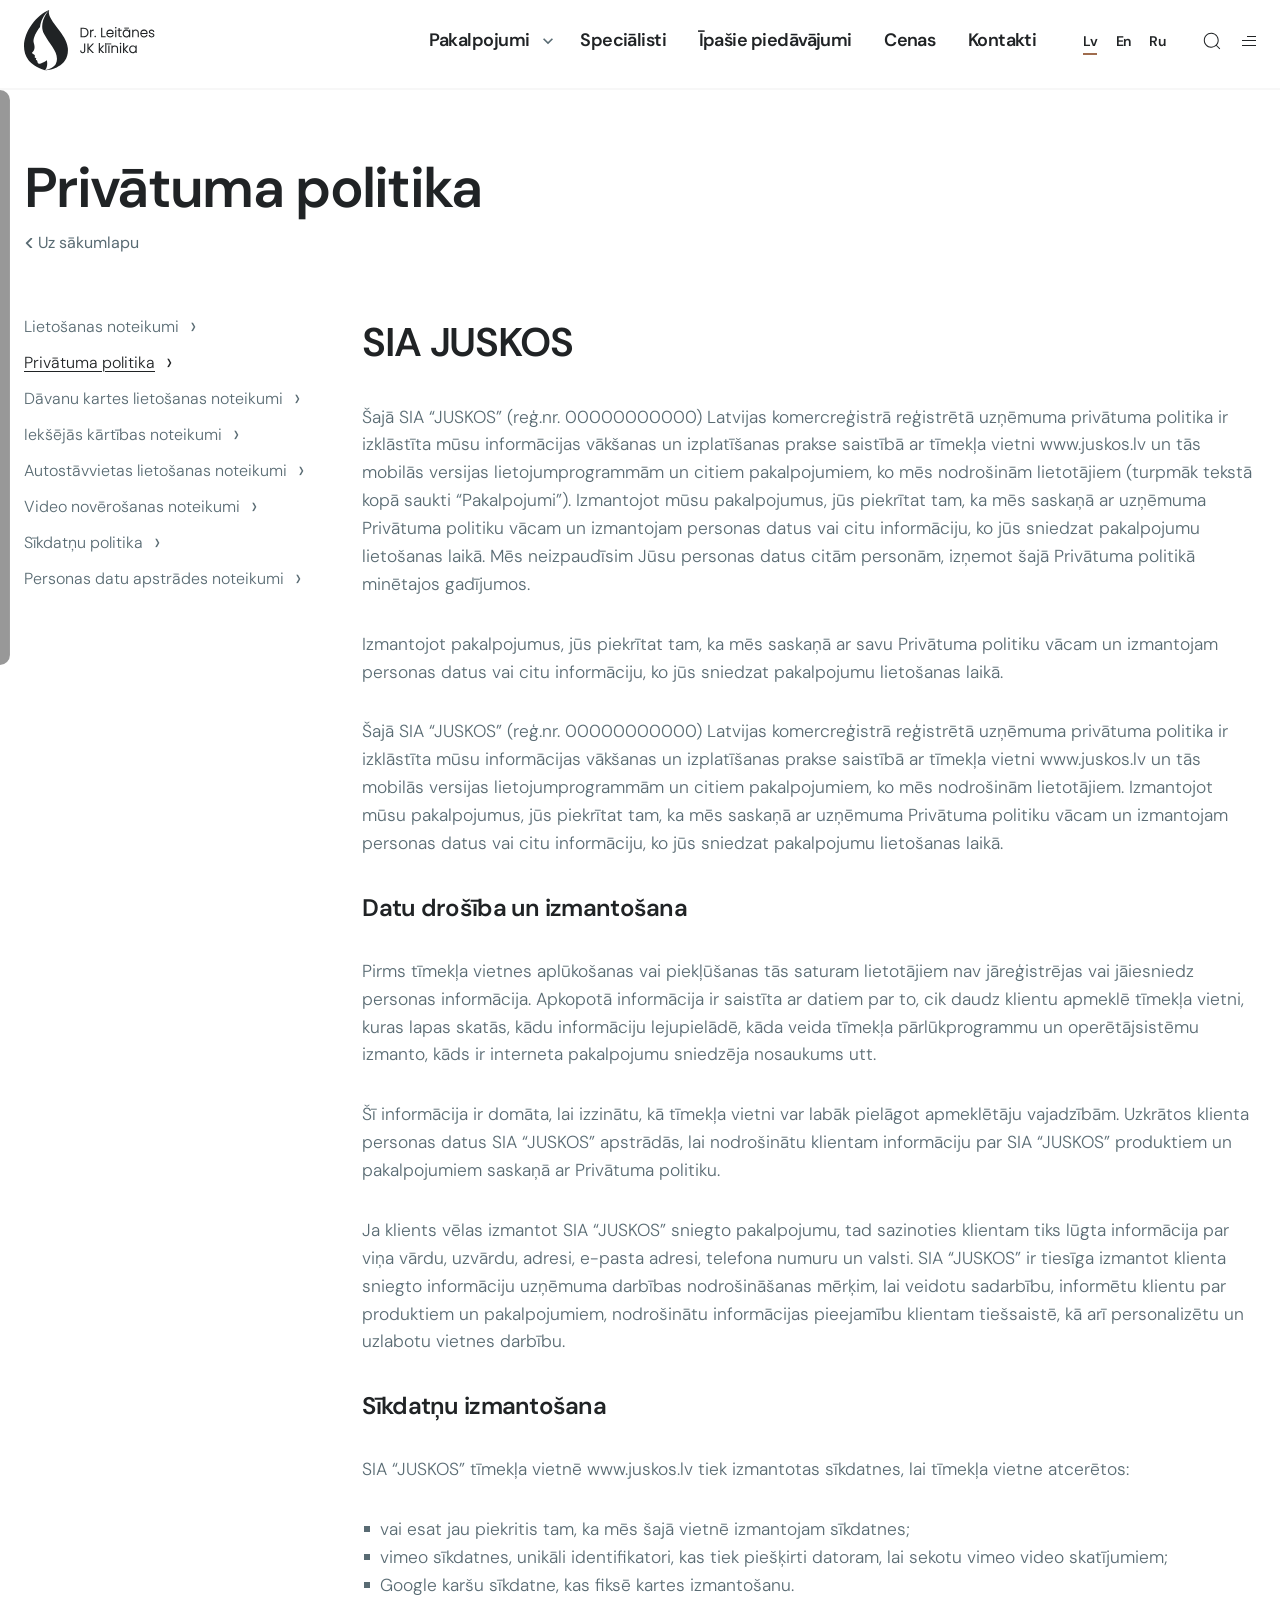
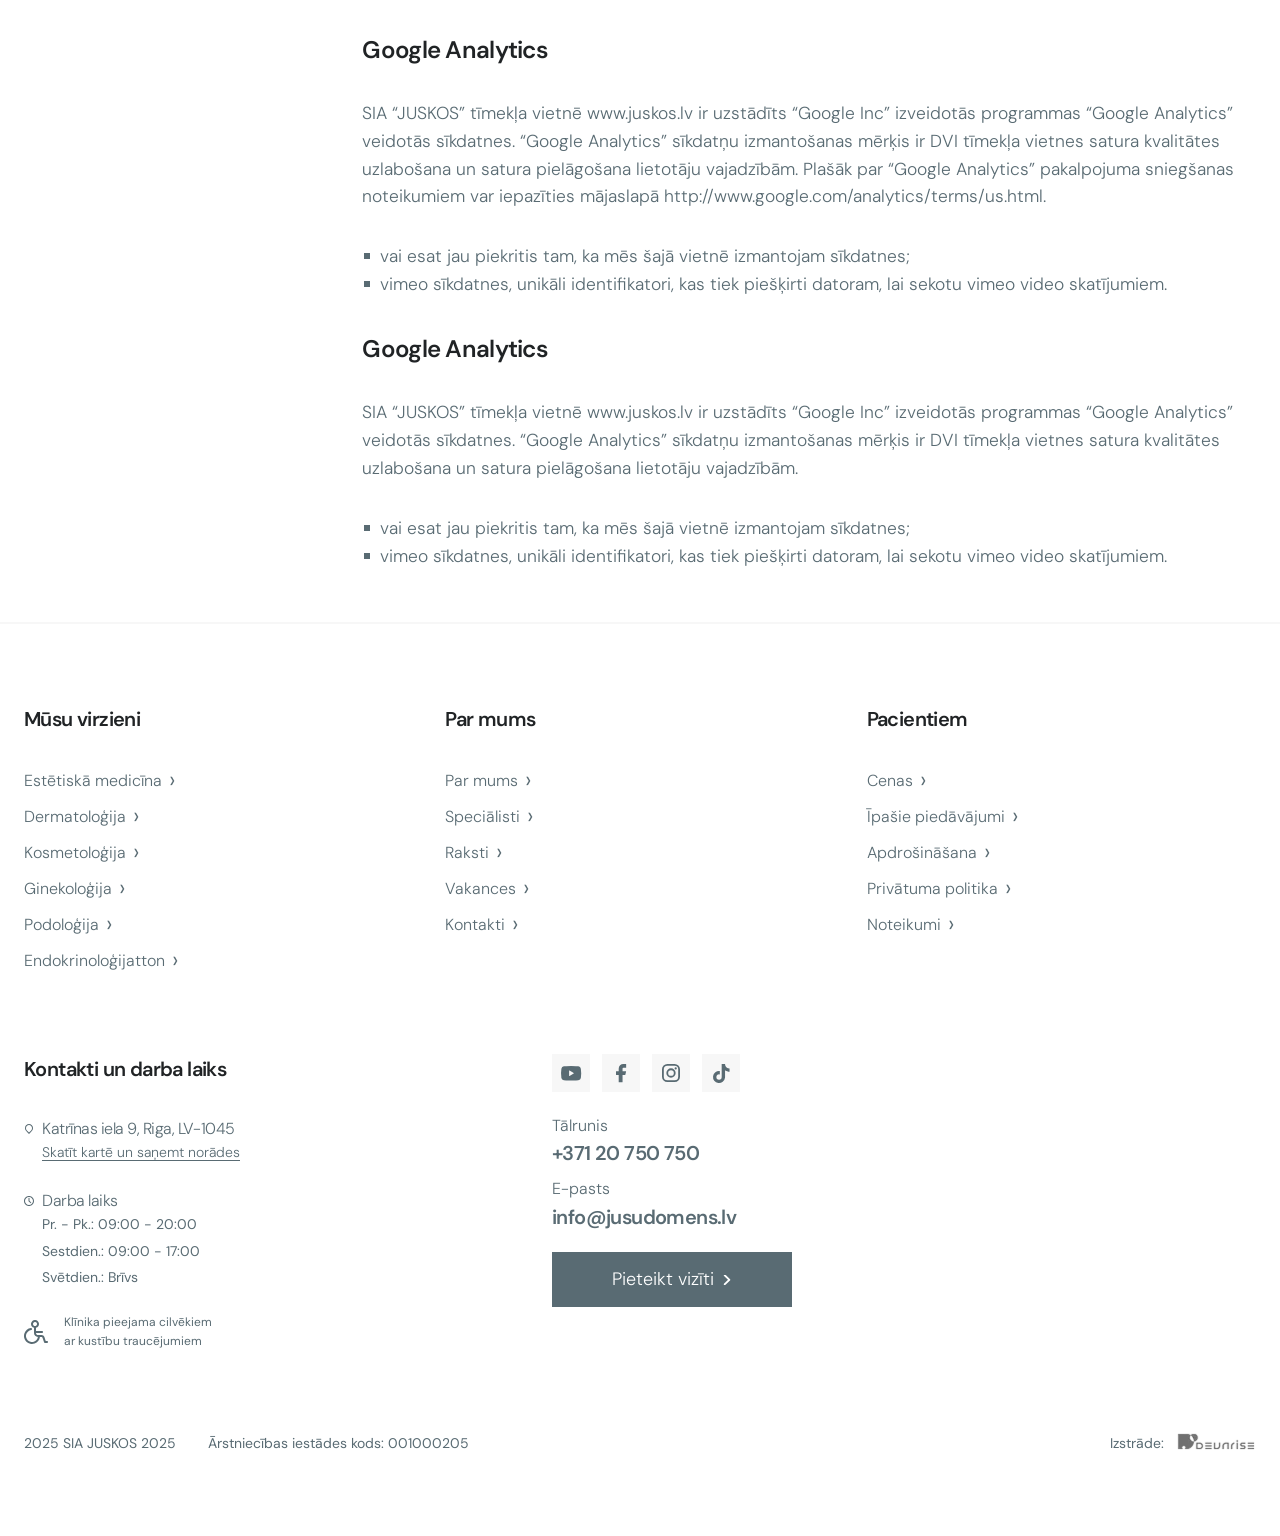
<file: privacy-policy.html>
<!doctype html>
<html lang="lv">
	<head>
		<meta charset="UTF-8">
		<meta name="robots" content="noindex, nofollow">
		<meta name="viewport" content="width=device-width, initial-scale=1, maximum-scale=1, user-scalable=yes">
		<link rel="preload" href="./assets/fonts/DMSans-SemiBold.woff2" as="font" type="font/woff2" crossorigin="anonymous">
		<link rel="preload" href="./assets/fonts/DMSans-Regular.woff2" as="font" type="font/woff2" crossorigin="anonymous">
		<link rel="preload" href="./assets/fonts/DMSans-Medium.woff2" as="font" type="font/woff2" crossorigin="anonymous">
		<link rel="preload" href="./assets/fonts/DMSans-Light.woff2" as="font" type="font/woff2" crossorigin="anonymous">
		<link rel="preload" href="./assets/fonts/DMSans-Bold.woff2" as="font" type="font/woff2" crossorigin="anonymous">
		<link rel="shortcut icon" href="./assets/img/favicon.ico">
		<title>Privacy policy</title>
		<script type="module" crossorigin="" src="./js/app.min.js?v=1778236340985"></script>
		<script type="module" crossorigin="" src="./js/popup.min.js?v=1778236340985"></script>
		<link rel="stylesheet" crossorigin="" href="./css/app.min.css?v=1778236340985">
		<link rel="stylesheet" crossorigin="" href="./css/popup.min.css?v=1778236340985">
		<link rel="stylesheet" crossorigin="" href="./css/privacy-policy.min.css?v=1778236340985">
		<link rel="stylesheet" crossorigin="" href="./css/pageheading.min.css?v=1778236340985">
	</head>
	<body>
		<div class="wrapper">
			<header data-fls-header="" class="header">
				<div class="header__container">
					<div class="header__brand brand">
						<a href="index.html" class="brand__link" aria-label="Dr. Leitānes JK klīnika">
							<span class="brand__logo">
								<img src="./assets/img/logo.svg" alt="Dr. Leitānes JK klīnika" loading="eager">
							</span>
						</a>
					</div>
					<div class="header__menu menu">
						<nav class="menu__body" aria-label="Main navigation">
							<ul class="menu__list">
								<li class="menu__item menu__item_has-services">
									<a href="category-services.html" class="menu__services-toggle menu__link effect-bounce">
										<span>Pakalpojumi</span>
									</a>
									<button type="button" class="menu__arrow" data-services-trigger="" aria-label="Open services submenu" aria-expanded="false" aria-controls="services-submenu">
										<svg class="icon" aria-hidden="true">
											<use href="./assets/img/spritemap.svg#sprite-select"></use>
										</svg>
									</button>
								</li>
								<li class="menu__item">
									<a href="archive-specialists.html" class="menu__link effect-bounce">Speciālisti</a>
								</li>
								<li class="menu__item">
									<a href="archive-offers.html" class="menu__link effect-bounce">Īpašie piedāvājumi</a>
								</li>
								<li class="menu__item">
									<a href="prices.html" class="menu__link effect-bounce">Cenas</a>
								</li>
								<li class="menu__item">
									<a href="contacts.html" class="menu__link effect-bounce">Kontakti</a>
								</li>
							</ul>
						</nav>
					</div>
					<div class="header__actions">
						<ul class="header__languages languages" aria-label="Language switcher">
							<li class="languages__item">
								<a href="#" class="languages__link effect-bounce _active" aria-current="page">Lv</a>
							</li>
							<li class="languages__item">
								<a href="#" class="languages__link effect-bounce">En</a>
							</li>
							<li class="languages__item">
								<a href="#" class="languages__link effect-bounce">Ru</a>
							</li>
						</ul>
						<div class="header__search search">
							<button type="button" class="search__toggle" aria-label="Open search">
								<svg class="icon" aria-hidden="true">
									<use href="./assets/img/spritemap.svg#sprite-search"></use>
								</svg>
							</button>
						</div>
						<button type="button" data-fls-menu="" class="header__burger" aria-label="Open menu">
							<span></span>
						</button>
					</div>
				</div>
				<nav hidden data-fls-init-hidden="" class="header__services-panel services-submenu" id="services-submenu" aria-label="Services submenu">
					<div class="services-submenu__container">
						<div class="services-submenu__grid">
							<div class="services-submenu__column">
								<h5 class="services-submenu__title">
									<a href="category-services.html">Dermatoloģija</a>
								</h5>
								<ul class="services-submenu__list">
									<li>
										<a href="single-services.html">Veidojumu noņemšana</a>
									</li>
									<li>
										<a href="single-services.html">Ādas slimību ārstēšana</a>
									</li>
									<li>
										<a href="single-services.html">Ādas stāvokļa diagnostika</a>
									</li>
								</ul>
							</div>
							<div class="services-submenu__column">
								<h5 class="services-submenu__title">
									<a href="category-services.html">Estētiskā medicīna</a>
								</h5>
								<ul class="services-submenu__list">
									<li>
										<a href="single-services.html">Filleru injekcijas</a>
									</li>
									<li>
										<a href="single-services.html">Botulīna toksīna injekcijas</a>
									</li>
									<li>
										<a href="single-services.html">Lāzerprocedūras</a>
									</li>
									<li>
										<a href="single-services.html">Atjaunojošās un anti-age procedūras</a>
									</li>
									<li>
										<a href="single-services.html">Podoloģija</a>
									</li>
									<li>
										<a href="single-services.html">Aparātprocedūras</a>
									</li>
								</ul>
							</div>
							<div class="services-submenu__column">
								<h5 class="services-submenu__title">
									<a href="category-services.html">Kosmetoloģija</a>
								</h5>
								<ul class="services-submenu__list">
									<li>
										<a href="single-services.html">Sejas tīrīšana</a>
									</li>
									<li>
										<a href="single-services.html">Pīlingi</a>
									</li>
									<li>
										<a href="single-services.html">Lāzerepilācija</a>
									</li>
									<li>
										<a href="single-services.html">Biorevitalizācija</a>
									</li>
									<li>
										<a href="single-services.html">Sejas kopšana</a>
									</li>
									<li>
										<a href="single-services.html">Ķermeņa procedūras</a>
									</li>
									<li>
										<a href="single-services.html">IPL fotoatjaunošana</a>
									</li>
								</ul>
							</div>
							<div class="services-submenu__column">
								<h5 class="services-submenu__title">
									<a href="category-services.html">Ginekoloģija</a>
								</h5>
								<ul class="services-submenu__list">
									<li>
										<a href="single-services.html">Ginekologa konsultācija</a>
									</li>
									<li>
										<a href="single-services.html">Ginekoloģiskā 3D ultrasonogrāfija</a>
									</li>
									<li>
										<a href="single-services.html">Krūšu dziedzeru USG izmeklēšana</a>
									</li>
									<li>
										<a href="single-services.html">Grūtnieces uzraudzība</a>
									</li>
									<li>
										<a href="single-services.html">Apakšsadaļa 5</a>
									</li>
								</ul>
							</div>
							<div class="services-submenu__column">
								<h5 class="services-submenu__title">
									<a href="category-services.html">Podoloģija</a>
								</h5>
								<ul class="services-submenu__list">
									<li>
										<a href="single-services.html">Apakšsadaļa 1</a>
									</li>
									<li>
										<a href="single-services.html">Apakšsadaļa 2</a>
									</li>
									<li>
										<a href="single-services.html">Apakšsadaļa 3</a>
									</li>
								</ul>
							</div>
							<div class="services-submenu__column">
								<h5 class="services-submenu__title">
									<a href="category-services.html">Endokrinoloģija</a>
								</h5>
								<ul class="services-submenu__list">
									<li>
										<a href="single-services.html">Vairogdziedzera USG</a>
									</li>
									<li>
										<a href="single-services.html">Apakšsadaļa 2</a>
									</li>
									<li>
										<a href="single-services.html">Apakšsadaļa 3</a>
									</li>
									<li>
										<a href="single-services.html">Apakšsadaļa 4</a>
									</li>
									<li>
										<a href="single-services.html">Apakšsadaļa 5</a>
									</li>
									<li>
										<a href="single-services.html">Apakšsadaļa 6</a>
									</li>
								</ul>
							</div>
						</div>
						<form action="#" class="services-submenu__search" role="search">
							<label class="services-submenu__field">
								<span class="sr-only">Search services</span>
								<input type="text" class="input services-submenu__input" name="services-search" placeholder="Ievadiet, ko vēlaties atrast" autocomplete="off">
							</label>
							<button type="submit" class="services-submenu__submit" aria-label="Search services">
								<svg class="icon" aria-hidden="true">
									<use href="./assets/img/spritemap.svg#sprite-search"></use>
								</svg>
							</button>
						</form>
					</div>
				</nav>
				<div hidden data-fls-init-hidden="" class="header__search-panel search-panel">
					<div class="search-panel__container">
						<form action="#" class="search-panel__form" role="search">
							<label class="search-panel__field">
								<span class="sr-only">Search</span>
								<input data-fls-input="" type="text" name="search" class="input search-panel__input" placeholder="Ievadiet, ko vēlaties atrast" autocomplete="off">
							</label>
							<button type="submit" class="search-panel__submit" aria-label="Submit search">
								<svg class="icon" aria-hidden="true">
									<use href="./assets/img/spritemap.svg#sprite-search"></use>
								</svg>
							</button>
						</form>
					</div>
				</div>
				<div class="header__overlay"></div>
				<div hidden data-fls-init-hidden="" class="header__panel panel-header">
					<div class="panel-header__inner">
						<div class="panel-header__top">
							<ul class="panel-header__languages languages" aria-label="Language switcher">
								<li class="languages__item">
									<a href="#" class="languages__link effect-bounce _active" aria-current="page">Lv</a>
								</li>
								<li class="languages__item">
									<a href="#" class="languages__link effect-bounce">En</a>
								</li>
								<li class="languages__item">
									<a href="#" class="languages__link effect-bounce">Ru</a>
								</li>
							</ul>
							<button type="button" data-fls-menu="" class="panel-header__close header__burger icon-menu _active" aria-label="Close menu">
								<span></span>
							</button>
						</div>
						<nav class="panel-header__nav" aria-label="Mobile navigation">
							<ul class="panel-header__list">
								<li class="panel-header__item">
									<a href="category-services.html" class="panel-header__link effect-bounce">Pakalpojumi</a>
								</li>
								<li class="panel-header__item">
									<a href="about.html" class="panel-header__link effect-bounce">Par mums</a>
								</li>
								<li class="panel-header__item">
									<a href="archive-offers.html" class="panel-header__link effect-bounce">Īpašie piedāvājumi</a>
								</li>
								<li class="panel-header__item">
									<a href="archive-news.html" class="panel-header__link effect-bounce">Informācija pacientiem</a>
								</li>
								<li class="panel-header__item">
									<a href="prices.html" class="panel-header__link effect-bounce">Cenas</a>
								</li>
							</ul>
						</nav>
						<div class="panel-header__info">
							<div class="panel-header__block info-block info-block_location">
								<div class="panel-header__heading info-block__heading">
									<svg class="icon" aria-hidden="true">
										<use href="./assets/img/spritemap.svg#sprite-location"></use>
									</svg>
									<p class="info-block__title">Katrīnas iela 9, Rīga, LV-1045</p>
								</div>
								<div class="info-block__body">
									<a href="#" class="panel-header__caption info-block__caption">Skatīt kartē un saņemt norādes</a>
								</div>
							</div>
							<div class="panel-header__block info-block info-block_schedule">
								<div class="panel-header__heading info-block__heading">
									<svg class="icon" aria-hidden="true">
										<use href="./assets/img/spritemap.svg#sprite-schedule"></use>
									</svg>
									<p class="info-block__title">Darba laiks</p>
								</div>
								<div class="info-block__body">
									<ul class="panel-header__schedule info-block__list">
										<li>Pr. - Pk.: 09:00 - 20:00</li>
										<li>Sestdien.: 09:00 - 17:00</li>
										<li>Svētdien.: Brīvs</li>
									</ul>
								</div>
							</div>
							<div class="panel-header__contacts contact-list">
								<div class="panel-header__contact contact-list__item">
									<span class="panel-header__label contact-list__label">Tālrunis</span>
									<a href="tel:+37120750750" class="panel-header__value contact-list__value">+371 20 750 750</a>
								</div>
								<div class="panel-header__contact contact-list__item">
									<span class="panel-header__label contact-list__label">E-pasts</span>
									<a href="mailto:info@jusudomens.lv" class="panel-header__value contact-list__value">info@jusudomens.lv</a>
								</div>
							</div>
							<button type="button" class="panel-header__button btn btn_border-grey" data-fls-button="" aria-label="Book an appointment" data-fls-popup-link="appointment">
								<span>Pieteikt vizīti</span>
								<svg class="icon icon_chevron" aria-hidden="true">
									<use href="./assets/img/spritemap.svg#sprite-chevron"></use>
								</svg>
							</button>
							<ul class="panel-header__socials socials-list" aria-label="Social media">
								<li>
									<a href="#" class="socials-list__link" aria-label="YouTube">
										<svg class="icon" aria-hidden="true">
											<use href="./assets/img/spritemap.svg#sprite-youtube"></use>
										</svg>
									</a>
								</li>
								<li>
									<a href="#" class="socials-list__link" aria-label="Facebook">
										<svg class="icon" aria-hidden="true">
											<use href="./assets/img/spritemap.svg#sprite-facebook"></use>
										</svg>
									</a>
								</li>
								<li>
									<a href="#" class="socials-list__link" aria-label="Instagram">
										<svg class="icon" aria-hidden="true">
											<use href="./assets/img/spritemap.svg#sprite-instagram"></use>
										</svg>
									</a>
								</li>
								<li>
									<a href="#" class="socials-list__link" aria-label="TikTok">
										<svg class="icon" aria-hidden="true">
											<use href="./assets/img/spritemap.svg#sprite-tiktok"></use>
										</svg>
									</a>
								</li>
							</ul>
						</div>
					</div>
				</div>
			</header>
			<main class="page">
				<section class="page-heading" aria-labelledby="page-heading-title" data-fls-pageheading="">
					<div class="page-heading__container">
						<div class="page-heading__main">
							<h1 id="page-heading-title" class="page-heading__title">Privātuma politika</h1>
							<a href="index.html" class="page-heading__back">
								<svg class="icon" aria-hidden="true">
									<use href="./assets/img/spritemap.svg#sprite-chevron"></use>
								</svg>
								<span>Uz sākumlapu</span>
							</a>
						</div>
					</div>
				</section>
				<section class="text-page" data-fls-textpage="" aria-labelledby="text-page-title">
					<div class="text-page__container">
						<h2 id="text-page-title" class="sr-only">Privātuma politikas saturs</h2>
						<aside class="text-page__aside">
							<nav class="text-nav" data-fls-ctextnav="" aria-label="Teksta lapu navigācija">
								<ul class="text-nav__list">
									<li class="text-nav__item">
										<a href="terms.html" class="text-nav__link">
											<span>Lietošanas noteikumi</span>
										</a>
									</li>
									<li class="text-nav__item">
										<a href="privacy-policy.html" class="text-nav__link _active">
											<span>Privātuma politika</span>
										</a>
									</li>
									<li class="text-nav__item">
										<a href="gift-card-terms.html" class="text-nav__link">
											<span>Dāvanu kartes lietošanas noteikumi</span>
										</a>
									</li>
									<li class="text-nav__item">
										<a href="booking-terms.html" class="text-nav__link">
											<span>Iekšējās kārtības noteikumi</span>
										</a>
									</li>
									<li class="text-nav__item">
										<a href="parking-terms.html" class="text-nav__link">
											<span>Autostāvvietas lietošanas noteikumi</span>
										</a>
									</li>
									<li class="text-nav__item">
										<a href="video-rules.html" class="text-nav__link">
											<span>Video novērošanas noteikumi</span>
										</a>
									</li>
									<li class="text-nav__item">
										<a href="cookies-policy.html" class="text-nav__link">
											<span>Sīkdatņu politika</span>
										</a>
									</li>
									<li class="text-nav__item">
										<a href="personal-data-rules.html" class="text-nav__link">
											<span>Personas datu apstrādes noteikumi</span>
										</a>
									</li>
								</ul>
							</nav>
						</aside>
						<article class="text-page__content _content">
							<h2>SIA JUSKOS</h2>
							<p>
								Šajā SIA “JUSKOS” (reģ.nr. 00000000000) Latvijas komercreģistrā reģistrētā uzņēmuma privātuma politika ir izklāstīta mūsu informācijas
				vākšanas un izplatīšanas prakse saistībā ar tīmekļa vietni www.juskos.lv un tās mobilās versijas lietojumprogrammām un citiem pakalpojumiem,
				ko mēs nodrošinām lietotājiem (turpmāk tekstā kopā saukti “Pakalpojumi”). Izmantojot mūsu pakalpojumus, jūs piekrītat tam, ka mēs saskaņā ar
				uzņēmuma Privātuma politiku vācam un izmantojam personas datus vai citu informāciju, ko jūs sniedzat pakalpojumu lietošanas laikā. Mēs
				neizpaudīsim Jūsu personas datus citām personām, izņemot šajā Privātuma politikā minētajos gadījumos.
							</p>
							<p>
								Izmantojot pakalpojumus, jūs piekrītat tam, ka mēs saskaņā ar savu Privātuma politiku vācam un izmantojam personas datus vai citu informāciju,
				ko jūs sniedzat pakalpojumu lietošanas laikā.
							</p>
							<p>
								Šajā SIA “JUSKOS” (reģ.nr. 00000000000) Latvijas komercreģistrā reģistrētā uzņēmuma privātuma politika ir izklāstīta mūsu informācijas
				vākšanas un izplatīšanas prakse saistībā ar tīmekļa vietni www.juskos.lv un tās mobilās versijas lietojumprogrammām un citiem pakalpojumiem,
				ko mēs nodrošinām lietotājiem. Izmantojot mūsu pakalpojumus, jūs piekrītat tam, ka mēs saskaņā ar uzņēmuma Privātuma politiku vācam un
				izmantojam personas datus vai citu informāciju, ko jūs sniedzat pakalpojumu lietošanas laikā.
							</p>
							<h3>Datu drošība un izmantošana</h3>
							<p>
								Pirms tīmekļa vietnes aplūkošanas vai piekļūšanas tās saturam lietotājiem nav jāreģistrējas vai jāiesniedz personas informācija. Apkopotā
				informācija ir saistīta ar datiem par to, cik daudz klientu apmeklē tīmekļa vietni, kuras lapas skatās, kādu informāciju lejupielādē, kāda
				veida tīmekļa pārlūkprogrammu un operētājsistēmu izmanto, kāds ir interneta pakalpojumu sniedzēja nosaukums utt.
							</p>
							<p>
								Šī informācija ir domāta, lai izzinātu, kā tīmekļa vietni var labāk pielāgot apmeklētāju vajadzībām. Uzkrātos klienta personas datus SIA
				“JUSKOS” apstrādās, lai nodrošinātu klientam informāciju par SIA “JUSKOS” produktiem un pakalpojumiem saskaņā ar Privātuma politiku.
							</p>
							<p>
								Ja klients vēlas izmantot SIA “JUSKOS” sniegto pakalpojumu, tad sazinoties klientam tiks lūgta informācija par viņa vārdu, uzvārdu, adresi,
				e-pasta adresi, telefona numuru un valsti. SIA “JUSKOS” ir tiesīga izmantot klienta sniegto informāciju uzņēmuma darbības nodrošināšanas
				mērķim, lai veidotu sadarbību, informētu klientu par produktiem un pakalpojumiem, nodrošinātu informācijas pieejamību klientam tiešsaistē,
				kā arī personalizētu un uzlabotu vietnes darbību.
							</p>
							<h4>Sīkdatņu izmantošana</h4>
							<p>
								SIA “JUSKOS” tīmekļa vietnē www.juskos.lv tiek izmantotas sīkdatnes, lai tīmekļa vietne atcerētos:
							</p>
							<ul>
								<li>vai esat jau piekritis tam, ka mēs šajā vietnē izmantojam sīkdatnes;</li>
								<li>
									vimeo sīkdatnes, unikāli identifikatori, kas tiek piešķirti datoram, lai sekotu vimeo video skatījumiem;
								</li>
								<li>Google karšu sīkdatne, kas fiksē kartes izmantošanu.</li>
							</ul>
							<h4>Google Analytics</h4>
							<p>
								SIA “JUSKOS” tīmekļa vietnē www.juskos.lv ir uzstādīts “Google Inc” izveidotās programmas “Google Analytics” veidotās sīkdatnes.
				“Google Analytics” sīkdatņu izmantošanas mērķis ir DVI tīmekļa vietnes satura kvalitātes uzlabošana un satura pielāgošana lietotāju
				vajadzībām. Plašāk par “Google Analytics” pakalpojuma sniegšanas noteikumiem var iepazīties mājaslapā
								<a href="http://www.google.com/analytics/terms/us.html">http://www.google.com/analytics/terms/us.html.</a>
							</p>
							<ul>
								<li>vai esat jau piekritis tam, ka mēs šajā vietnē izmantojam sīkdatnes;</li>
								<li>
									vimeo sīkdatnes, unikāli identifikatori, kas tiek piešķirti datoram, lai sekotu vimeo video skatījumiem.
								</li>
							</ul>
							<h4>Google Analytics</h4>
							<p>
								SIA “JUSKOS” tīmekļa vietnē www.juskos.lv ir uzstādīts “Google Inc” izveidotās programmas “Google Analytics” veidotās sīkdatnes.
				“Google Analytics” sīkdatņu izmantošanas mērķis ir DVI tīmekļa vietnes satura kvalitātes uzlabošana un satura pielāgošana lietotāju
				vajadzībām.
							</p>
							<ul>
								<li>vai esat jau piekritis tam, ka mēs šajā vietnē izmantojam sīkdatnes;</li>
								<li>
									vimeo sīkdatnes, unikāli identifikatori, kas tiek piešķirti datoram, lai sekotu vimeo video skatījumiem.
								</li>
							</ul>
						</article>
					</div>
				</section>
			</main>
			<footer data-fls-footer="" class="footer">
				<div class="footer__container">
					<div class="footer__top">
						<nav data-fls-spollers="574.98, max" class="footer__nav footer-nav" aria-label="Footer navigation">
							<details class="footer-nav__column">
								<summary class="footer-nav__title">Mūsu virzieni</summary>
								<ul class="footer-nav__list">
									<li>
										<a href="#">Estētiskā medicīna</a>
									</li>
									<li>
										<a href="#">Dermatoloģija</a>
									</li>
									<li>
										<a href="#">Kosmetoloģija</a>
									</li>
									<li>
										<a href="#">Ginekoloģija</a>
									</li>
									<li>
										<a href="#">Podoloģija</a>
									</li>
									<li>
										<a href="#">Endokrinoloģijatton</a>
									</li>
								</ul>
							</details>
							<details class="footer-nav__column">
								<summary class="footer-nav__title">Par mums</summary>
								<ul class="footer-nav__list">
									<li>
										<a href="#">Par mums</a>
									</li>
									<li>
										<a href="#">Speciālisti</a>
									</li>
									<li>
										<a href="#">Raksti</a>
									</li>
									<li>
										<a href="#">Vakances</a>
									</li>
									<li>
										<a href="#">Kontakti</a>
									</li>
								</ul>
							</details>
							<details class="footer-nav__column">
								<summary class="footer-nav__title">Pacientiem</summary>
								<ul class="footer-nav__list">
									<li>
										<a href="#">Cenas</a>
									</li>
									<li>
										<a href="#">Īpašie piedāvājumi</a>
									</li>
									<li>
										<a href="#">Apdrošināšana</a>
									</li>
									<li>
										<a href="privacy-policy.html">Privātuma politika</a>
									</li>
									<li>
										<a href="#">Noteikumi</a>
									</li>
								</ul>
							</details>
						</nav>
						<div class="footer__info">
							<div class="footer__details">
								<h3 class="footer__title">Kontakti un darba laiks</h3>
								<div class="footer__blocks">
									<div class="footer__block info-block info-block_location">
										<div class="footer__heading info-block__heading">
											<svg class="icon" aria-hidden="true">
												<use href="./assets/img/spritemap.svg#sprite-location"></use>
											</svg>
											<p class="info-block__title">Katrīnas iela 9, Riga, LV-1045</p>
										</div>
										<div class="info-block__body">
											<a href="#" class="footer__caption info-block__caption">Skatīt kartē un saņemt norādes</a>
										</div>
									</div>
									<div class="footer__block info-block info-block_schedule">
										<div class="footer__heading info-block__heading">
											<svg class="icon" aria-hidden="true">
												<use href="./assets/img/spritemap.svg#sprite-schedule"></use>
											</svg>
											<p class="info-block__title">Darba laiks</p>
										</div>
										<div class="info-block__body">
											<ul class="footer__schedule info-block__list">
												<li>Pr. - Pk.: 09:00 - 20:00</li>
												<li>Sestdien.: 09:00 - 17:00</li>
												<li>Svētdien.: Brīvs</li>
											</ul>
										</div>
									</div>
									<div class="footer__accessibility">
										<svg class="icon" aria-hidden="true">
											<use href="./assets/img/spritemap.svg#sprite-accessibility"></use>
										</svg>
										<p>Klīnika pieejama cilvēkiem ar kustību traucējumiem</p>
									</div>
								</div>
							</div>
							<div class="footer__contacts-wrap">
								<ul class="footer__socials socials-list" aria-label="Social media">
									<li>
										<a href="#" class="socials-list__link" aria-label="YouTube">
											<svg class="icon" aria-hidden="true">
												<use href="./assets/img/spritemap.svg#sprite-youtube"></use>
											</svg>
										</a>
									</li>
									<li>
										<a href="#" class="socials-list__link" aria-label="Facebook">
											<svg class="icon" aria-hidden="true">
												<use href="./assets/img/spritemap.svg#sprite-facebook"></use>
											</svg>
										</a>
									</li>
									<li>
										<a href="#" class="socials-list__link" aria-label="Instagram">
											<svg class="icon" aria-hidden="true">
												<use href="./assets/img/spritemap.svg#sprite-instagram"></use>
											</svg>
										</a>
									</li>
									<li>
										<a href="#" class="socials-list__link" aria-label="TikTok">
											<svg class="icon" aria-hidden="true">
												<use href="./assets/img/spritemap.svg#sprite-tiktok"></use>
											</svg>
										</a>
									</li>
								</ul>
								<div class="footer__contacts contact-list">
									<div class="footer__contact contact-list__item">
										<span class="footer__label contact-list__label">Tālrunis</span>
										<a href="tel:+37120750750" class="footer__value contact-list__value">+371 20 750 750</a>
									</div>
									<div class="footer__contact contact-list__item">
										<span class="footer__label contact-list__label">E-pasts</span>
										<a href="mailto:info@jusudomens.lv" class="footer__value contact-list__value">info@jusudomens.lv</a>
									</div>
								</div>
								<button type="button" class="footer__button btn btn_fill-grey" data-fls-button="" data-fls-popup-link="appointment" aria-label="Book an appointment">
									<span>Pieteikt vizīti</span>
									<svg class="icon icon_chevron" aria-hidden="true">
										<use href="./assets/img/spritemap.svg#sprite-chevron"></use>
									</svg>
								</button>
							</div>
						</div>
					</div>
					<div class="footer__bottom">
						<div class="footer__meta">
							<p class="footer__copy">2025 SIA JUSKOS 2025</p>
							<p class="footer__code">Ārstniecības iestādes kods: 001000205</p>
						</div>
						<a href="#" class="footer__credit" aria-label="Developer">
							<span>Izstrāde:</span>
							<img src="./assets/img/placeholder.svg" data-fls-lazy="./assets/img/developer.webp" alt="devnrise">
						</a>
					</div>
				</div>
			</footer>
		</div>
		<div class="above" data-fls-above="" data-fls-lp="">
			<button type="button" class="above__button" aria-label="Scroll to top">
				<svg class="above__icon icon" aria-hidden="true">
					<use href="./assets/img/spritemap.svg#sprite-up"></use>
				</svg>
			</button>
		</div>
		<div data-fls-popup="appointment" role="dialog" aria-modal="true" aria-hidden="true" aria-labelledby="appointment-popup-title" class="popup popup_appointment">
			<div data-fls-popup-wrapper="" class="popup__wrapper">
				<div data-fls-popup-body="" class="popup__body">
					<button data-fls-popup-close="" type="button" class="popup__close" aria-label="Aizvērt modālo logu"></button>
					<div data-fls-popup-content="" class="popup__content appointment-popup">
						<div class="appointment-popup__header">
							<h2 id="appointment-popup-title" class="appointment-popup__title">
								Pieteikt vizīti
								<span>vai</span>
								<a href="#">Sākt online čatu</a>
							</h2>
						</div>
						<form action="#" method="post" class="appointment-popup__form">
							<fieldset class="appointment-popup__section">
								<legend class="appointment-popup__legend">Pacienta dati (obligāti lauki)</legend>
								<div class="appointment-popup__grid">
									<label class="appointment-popup__field">
										<span class="sr-only">Jūsu vārds</span>
										<input autocomplete="given-name" type="text" name="name" placeholder="Jūsu vārds" class="input" required>
									</label>
									<label class="appointment-popup__field">
										<span class="sr-only">Jūsu uzvārds</span>
										<input autocomplete="family-name" type="text" name="surname" placeholder="Jūsu uzvārds" class="input" required>
									</label>
									<label class="appointment-popup__field input input_phone">
										<span class="sr-only">Tālruņa numurs</span>
										<input data-fls-input-phone="" data-fls-input-phone-country="lv" autocomplete="tel" type="tel" name="phone" placeholder="Tālruņa numurs" required>
									</label>
									<label class="appointment-popup__field">
										<span class="sr-only">Email</span>
										<input autocomplete="email" type="email" name="email" placeholder="Email" class="input" required>
									</label>
								</div>
							</fieldset>
							<fieldset class="appointment-popup__section">
								<legend class="appointment-popup__legend">Izvēlēties pakalpojumu un speciālistu</legend>
								<div class="appointment-popup__grid">
									<label class="appointment-popup__field">
										<span class="sr-only">Norādiet pakalpojumu</span>
										<select data-fls-select="" name="service" required>
											<option value="" selected>Norādiet pakalpojumu</option>
											<option value="dermatologija">Dermatoloģija</option>
											<option value="estetiska-medicina">Estētiskā medicīna</option>
											<option value="kosmetologija">Kosmetoloģija</option>
											<option value="podologija">Podoloģija</option>
										</select>
									</label>
									<label class="appointment-popup__field">
										<span class="sr-only">Izvēlieties speciālistu</span>
										<select data-fls-select="" name="specialist">
											<option value="" selected>Izvēlieties speciālistu</option>
											<option value="olga-leitane">Dr. Olga Leitāne</option>
											<option value="marija-stepanova">Marija Stepanova</option>
											<option value="tamara-sturua">Tamara Sturua</option>
											<option value="aleksandra-mamonova">Aleksandra Mamonova</option>
										</select>
									</label>
								</div>
							</fieldset>
							<fieldset class="appointment-popup__section">
								<legend class="appointment-popup__legend">Vēlamais datums un laiks</legend>
								<div class="appointment-popup__grid">
									<label class="appointment-popup__field appointment-popup__date">
										<span class="sr-only">Datums</span>
										<input data-fls-datepicker="" autocomplete="off" type="text" name="date" placeholder="Datums" class="input">
										<svg class="appointment-popup__date-icon icon" aria-hidden="true">
											<use href="./assets/img/spritemap.svg#sprite-calendar"></use>
										</svg>
									</label>
									<label class="appointment-popup__field">
										<span class="sr-only">Laiks</span>
										<select data-fls-select="" name="time">
											<option value="" selected>Laiks</option>
											<option value="09:00">09:00</option>
											<option value="12:00">12:00</option>
											<option value="15:00">15:00</option>
											<option value="18:00">18:00</option>
										</select>
									</label>
								</div>
							</fieldset>
							<div class="appointment-popup__section">
								<label class="appointment-popup__field">
									<span class="appointment-popup__legend">Komentārs</span>
									<textarea name="comment" placeholder="Jūsu komentārs" class="input appointment-popup__textarea"></textarea>
								</label>
							</div>
							<label data-fls-checkbox="" class="appointment-popup__agreement checkbox">
								<input class="checkbox__input" type="checkbox" value="1" name="agreement" required>
								<span class="checkbox__text">
									Piekrītu
									<a href="#">lietošanas noteikumiem</a>
									un
									<a href="privacy-policy.html">privātuma politikai</a>
								</span>
							</label>
							<button type="submit" class="appointment-popup__submit btn btn_fill-grey">
								Nosūtīt
								<svg class="icon icon_chevron" aria-hidden="true">
									<use xlink:href="./assets/img/spritemap.svg#sprite-chevron"></use>
								</svg>
							</button>
						</form>
					</div>
				</div>
			</div>
		</div>
		<ul id="fls-dev-panel">
			<li>
				<a href="single-specialists.html">single-specialists</a>
			</li>
			<li>
				<a href="single-services.html">single-services</a>
			</li>
			<li>
				<a href="single-offers.html">single-offers</a>
			</li>
			<li>
				<a href="single-news.html">single-news</a>
			</li>
			<li>
				<a href="search-results.html">search-results</a>
			</li>
			<li>
				<a href="privacy-policy.html">privacy-policy</a>
			</li>
			<li>
				<a href="prices.html">prices</a>
			</li>
			<li>
				<a href="index.html">index</a>
			</li>
			<li>
				<a href="contacts.html">contacts</a>
			</li>
			<li>
				<a href="category-services.html">category-services</a>
			</li>
			<li>
				<a href="archive-specialists.html">archive-specialists</a>
			</li>
			<li>
				<a href="archive-offers.html">archive-offers</a>
			</li>
			<li>
				<a href="archive-news.html">archive-news</a>
			</li>
			<li>
				<a href="about.html">about</a>
			</li>
			<li>
				<a href="404.html">404</a>
			</li>
		</ul>
		<style>
			#fls-dev-panel{
				position: fixed;
				left: 10px;
				padding: 15px 25px 15px 15px;
				border-radius: 0 10px 10px 0;
				top: 10%;
				color: #ffffff;
				background-color: rgba(51, 51, 51, 0.5);
				transform: translate(-100%, 0px);
				max-height: 80svh;
				overflow: auto;
				transition: all 300ms;
				z-index: 9999;
				font-family: Arial, "Helvetica Neue", Helvetica, sans-serif;
			}
			#fls-dev-panel li{
				list-style:none;
			}
			#fls-dev-panel hr{
				border-bottom: 1px solid;
			}
			#fls-dev-panel:hover{
				left: 0px;
				transform: translate(0, 0);
			}
			#fls-dev-panel a{
				text-decoration: none;
				color: inherit;
			}
			#fls-dev-panel a:hover {
				text-decoration: underline;
			}
			#fls-dev-panel li:not(:last-child) {
				margin-bottom: 10px;
			}
		</style>
	</body>
</html>
</file>
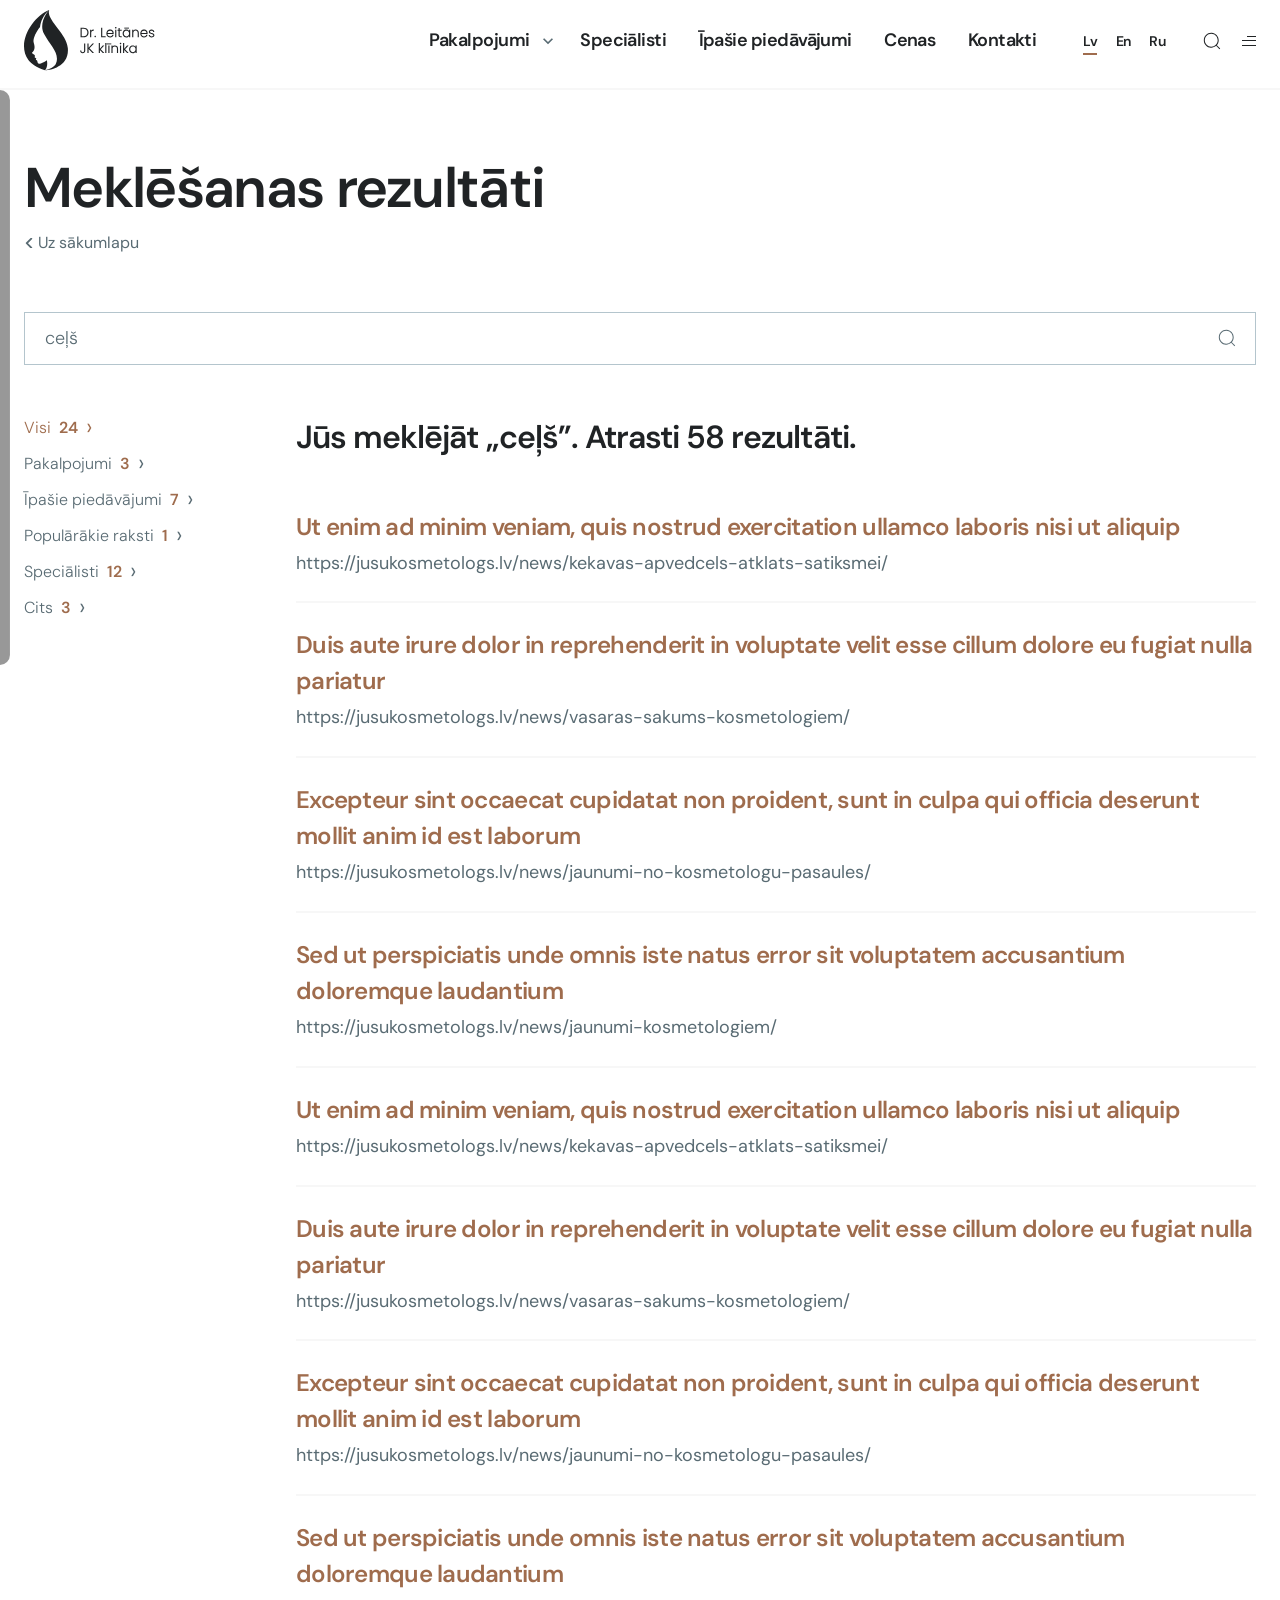
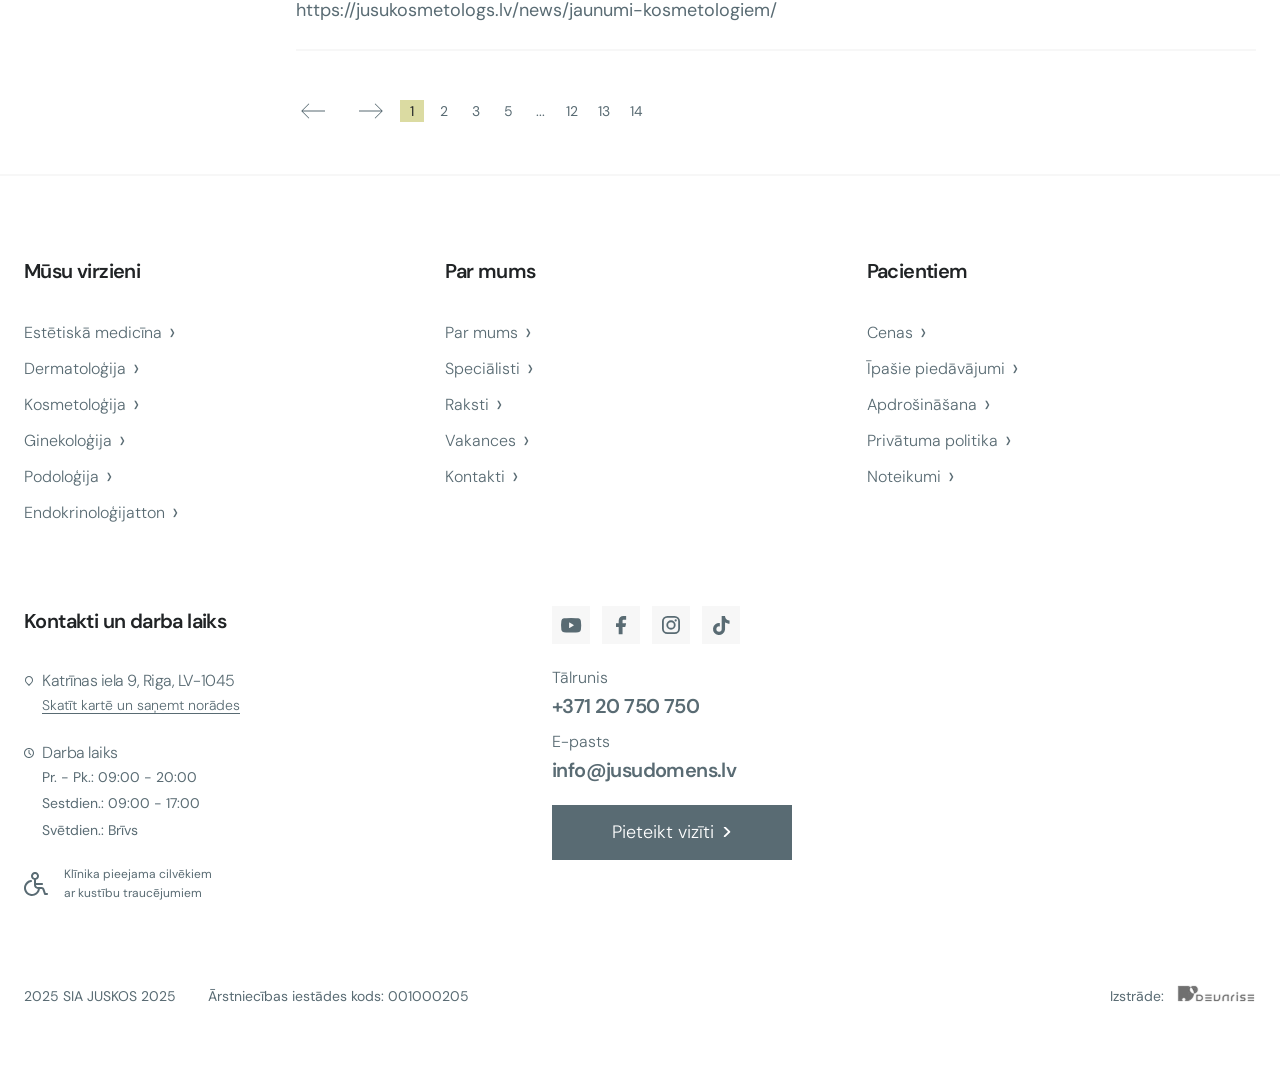
<file: search-results.html>
<!doctype html>
<html lang="lv">
	<head>
		<meta charset="UTF-8">
		<meta name="robots" content="noindex, nofollow">
		<meta name="viewport" content="width=device-width, initial-scale=1, maximum-scale=1, user-scalable=yes">
		<link rel="preload" href="./assets/fonts/DMSans-SemiBold.woff2" as="font" type="font/woff2" crossorigin="anonymous">
		<link rel="preload" href="./assets/fonts/DMSans-Regular.woff2" as="font" type="font/woff2" crossorigin="anonymous">
		<link rel="preload" href="./assets/fonts/DMSans-Medium.woff2" as="font" type="font/woff2" crossorigin="anonymous">
		<link rel="preload" href="./assets/fonts/DMSans-Light.woff2" as="font" type="font/woff2" crossorigin="anonymous">
		<link rel="preload" href="./assets/fonts/DMSans-Bold.woff2" as="font" type="font/woff2" crossorigin="anonymous">
		<link rel="shortcut icon" href="./assets/img/favicon.ico">
		<title>Meklēšanas rezultāti</title>
		<script type="module" crossorigin="" src="./js/app.min.js?v=1778236340982"></script>
		<script type="module" crossorigin="" src="./js/popup.min.js?v=1778236340982"></script>
		<link rel="stylesheet" crossorigin="" href="./css/app.min.css?v=1778236340982">
		<link rel="stylesheet" crossorigin="" href="./css/popup.min.css?v=1778236340982">
		<link rel="stylesheet" crossorigin="" href="./css/search-results.min.css?v=1778236340982">
		<link rel="stylesheet" crossorigin="" href="./css/pageheading.min.css?v=1778236340982">
		<link rel="stylesheet" crossorigin="" href="./css/cpagination.min.css?v=1778236340982">
	</head>
	<body>
		<div class="wrapper">
			<header data-fls-header="" class="header">
				<div class="header__container">
					<div class="header__brand brand">
						<a href="index.html" class="brand__link" aria-label="Dr. Leitānes JK klīnika">
							<span class="brand__logo">
								<img src="./assets/img/logo.svg" alt="Dr. Leitānes JK klīnika" loading="eager">
							</span>
						</a>
					</div>
					<div class="header__menu menu">
						<nav class="menu__body" aria-label="Main navigation">
							<ul class="menu__list">
								<li class="menu__item menu__item_has-services">
									<a href="category-services.html" class="menu__services-toggle menu__link effect-bounce">
										<span>Pakalpojumi</span>
									</a>
									<button type="button" class="menu__arrow" data-services-trigger="" aria-label="Open services submenu" aria-expanded="false" aria-controls="services-submenu">
										<svg class="icon" aria-hidden="true">
											<use href="./assets/img/spritemap.svg#sprite-select"></use>
										</svg>
									</button>
								</li>
								<li class="menu__item">
									<a href="archive-specialists.html" class="menu__link effect-bounce">Speciālisti</a>
								</li>
								<li class="menu__item">
									<a href="archive-offers.html" class="menu__link effect-bounce">Īpašie piedāvājumi</a>
								</li>
								<li class="menu__item">
									<a href="prices.html" class="menu__link effect-bounce">Cenas</a>
								</li>
								<li class="menu__item">
									<a href="contacts.html" class="menu__link effect-bounce">Kontakti</a>
								</li>
							</ul>
						</nav>
					</div>
					<div class="header__actions">
						<ul class="header__languages languages" aria-label="Language switcher">
							<li class="languages__item">
								<a href="#" class="languages__link effect-bounce _active" aria-current="page">Lv</a>
							</li>
							<li class="languages__item">
								<a href="#" class="languages__link effect-bounce">En</a>
							</li>
							<li class="languages__item">
								<a href="#" class="languages__link effect-bounce">Ru</a>
							</li>
						</ul>
						<div class="header__search search">
							<button type="button" class="search__toggle" aria-label="Open search">
								<svg class="icon" aria-hidden="true">
									<use href="./assets/img/spritemap.svg#sprite-search"></use>
								</svg>
							</button>
						</div>
						<button type="button" data-fls-menu="" class="header__burger" aria-label="Open menu">
							<span></span>
						</button>
					</div>
				</div>
				<nav hidden data-fls-init-hidden="" class="header__services-panel services-submenu" id="services-submenu" aria-label="Services submenu">
					<div class="services-submenu__container">
						<div class="services-submenu__grid">
							<div class="services-submenu__column">
								<h5 class="services-submenu__title">
									<a href="category-services.html">Dermatoloģija</a>
								</h5>
								<ul class="services-submenu__list">
									<li>
										<a href="single-services.html">Veidojumu noņemšana</a>
									</li>
									<li>
										<a href="single-services.html">Ādas slimību ārstēšana</a>
									</li>
									<li>
										<a href="single-services.html">Ādas stāvokļa diagnostika</a>
									</li>
								</ul>
							</div>
							<div class="services-submenu__column">
								<h5 class="services-submenu__title">
									<a href="category-services.html">Estētiskā medicīna</a>
								</h5>
								<ul class="services-submenu__list">
									<li>
										<a href="single-services.html">Filleru injekcijas</a>
									</li>
									<li>
										<a href="single-services.html">Botulīna toksīna injekcijas</a>
									</li>
									<li>
										<a href="single-services.html">Lāzerprocedūras</a>
									</li>
									<li>
										<a href="single-services.html">Atjaunojošās un anti-age procedūras</a>
									</li>
									<li>
										<a href="single-services.html">Podoloģija</a>
									</li>
									<li>
										<a href="single-services.html">Aparātprocedūras</a>
									</li>
								</ul>
							</div>
							<div class="services-submenu__column">
								<h5 class="services-submenu__title">
									<a href="category-services.html">Kosmetoloģija</a>
								</h5>
								<ul class="services-submenu__list">
									<li>
										<a href="single-services.html">Sejas tīrīšana</a>
									</li>
									<li>
										<a href="single-services.html">Pīlingi</a>
									</li>
									<li>
										<a href="single-services.html">Lāzerepilācija</a>
									</li>
									<li>
										<a href="single-services.html">Biorevitalizācija</a>
									</li>
									<li>
										<a href="single-services.html">Sejas kopšana</a>
									</li>
									<li>
										<a href="single-services.html">Ķermeņa procedūras</a>
									</li>
									<li>
										<a href="single-services.html">IPL fotoatjaunošana</a>
									</li>
								</ul>
							</div>
							<div class="services-submenu__column">
								<h5 class="services-submenu__title">
									<a href="category-services.html">Ginekoloģija</a>
								</h5>
								<ul class="services-submenu__list">
									<li>
										<a href="single-services.html">Ginekologa konsultācija</a>
									</li>
									<li>
										<a href="single-services.html">Ginekoloģiskā 3D ultrasonogrāfija</a>
									</li>
									<li>
										<a href="single-services.html">Krūšu dziedzeru USG izmeklēšana</a>
									</li>
									<li>
										<a href="single-services.html">Grūtnieces uzraudzība</a>
									</li>
									<li>
										<a href="single-services.html">Apakšsadaļa 5</a>
									</li>
								</ul>
							</div>
							<div class="services-submenu__column">
								<h5 class="services-submenu__title">
									<a href="category-services.html">Podoloģija</a>
								</h5>
								<ul class="services-submenu__list">
									<li>
										<a href="single-services.html">Apakšsadaļa 1</a>
									</li>
									<li>
										<a href="single-services.html">Apakšsadaļa 2</a>
									</li>
									<li>
										<a href="single-services.html">Apakšsadaļa 3</a>
									</li>
								</ul>
							</div>
							<div class="services-submenu__column">
								<h5 class="services-submenu__title">
									<a href="category-services.html">Endokrinoloģija</a>
								</h5>
								<ul class="services-submenu__list">
									<li>
										<a href="single-services.html">Vairogdziedzera USG</a>
									</li>
									<li>
										<a href="single-services.html">Apakšsadaļa 2</a>
									</li>
									<li>
										<a href="single-services.html">Apakšsadaļa 3</a>
									</li>
									<li>
										<a href="single-services.html">Apakšsadaļa 4</a>
									</li>
									<li>
										<a href="single-services.html">Apakšsadaļa 5</a>
									</li>
									<li>
										<a href="single-services.html">Apakšsadaļa 6</a>
									</li>
								</ul>
							</div>
						</div>
						<form action="#" class="services-submenu__search" role="search">
							<label class="services-submenu__field">
								<span class="sr-only">Search services</span>
								<input type="text" class="input services-submenu__input" name="services-search" placeholder="Ievadiet, ko vēlaties atrast" autocomplete="off">
							</label>
							<button type="submit" class="services-submenu__submit" aria-label="Search services">
								<svg class="icon" aria-hidden="true">
									<use href="./assets/img/spritemap.svg#sprite-search"></use>
								</svg>
							</button>
						</form>
					</div>
				</nav>
				<div hidden data-fls-init-hidden="" class="header__search-panel search-panel">
					<div class="search-panel__container">
						<form action="#" class="search-panel__form" role="search">
							<label class="search-panel__field">
								<span class="sr-only">Search</span>
								<input data-fls-input="" type="text" name="search" class="input search-panel__input" placeholder="Ievadiet, ko vēlaties atrast" autocomplete="off">
							</label>
							<button type="submit" class="search-panel__submit" aria-label="Submit search">
								<svg class="icon" aria-hidden="true">
									<use href="./assets/img/spritemap.svg#sprite-search"></use>
								</svg>
							</button>
						</form>
					</div>
				</div>
				<div class="header__overlay"></div>
				<div hidden data-fls-init-hidden="" class="header__panel panel-header">
					<div class="panel-header__inner">
						<div class="panel-header__top">
							<ul class="panel-header__languages languages" aria-label="Language switcher">
								<li class="languages__item">
									<a href="#" class="languages__link effect-bounce _active" aria-current="page">Lv</a>
								</li>
								<li class="languages__item">
									<a href="#" class="languages__link effect-bounce">En</a>
								</li>
								<li class="languages__item">
									<a href="#" class="languages__link effect-bounce">Ru</a>
								</li>
							</ul>
							<button type="button" data-fls-menu="" class="panel-header__close header__burger icon-menu _active" aria-label="Close menu">
								<span></span>
							</button>
						</div>
						<nav class="panel-header__nav" aria-label="Mobile navigation">
							<ul class="panel-header__list">
								<li class="panel-header__item">
									<a href="category-services.html" class="panel-header__link effect-bounce">Pakalpojumi</a>
								</li>
								<li class="panel-header__item">
									<a href="about.html" class="panel-header__link effect-bounce">Par mums</a>
								</li>
								<li class="panel-header__item">
									<a href="archive-offers.html" class="panel-header__link effect-bounce">Īpašie piedāvājumi</a>
								</li>
								<li class="panel-header__item">
									<a href="archive-news.html" class="panel-header__link effect-bounce">Informācija pacientiem</a>
								</li>
								<li class="panel-header__item">
									<a href="prices.html" class="panel-header__link effect-bounce">Cenas</a>
								</li>
							</ul>
						</nav>
						<div class="panel-header__info">
							<div class="panel-header__block info-block info-block_location">
								<div class="panel-header__heading info-block__heading">
									<svg class="icon" aria-hidden="true">
										<use href="./assets/img/spritemap.svg#sprite-location"></use>
									</svg>
									<p class="info-block__title">Katrīnas iela 9, Rīga, LV-1045</p>
								</div>
								<div class="info-block__body">
									<a href="#" class="panel-header__caption info-block__caption">Skatīt kartē un saņemt norādes</a>
								</div>
							</div>
							<div class="panel-header__block info-block info-block_schedule">
								<div class="panel-header__heading info-block__heading">
									<svg class="icon" aria-hidden="true">
										<use href="./assets/img/spritemap.svg#sprite-schedule"></use>
									</svg>
									<p class="info-block__title">Darba laiks</p>
								</div>
								<div class="info-block__body">
									<ul class="panel-header__schedule info-block__list">
										<li>Pr. - Pk.: 09:00 - 20:00</li>
										<li>Sestdien.: 09:00 - 17:00</li>
										<li>Svētdien.: Brīvs</li>
									</ul>
								</div>
							</div>
							<div class="panel-header__contacts contact-list">
								<div class="panel-header__contact contact-list__item">
									<span class="panel-header__label contact-list__label">Tālrunis</span>
									<a href="tel:+37120750750" class="panel-header__value contact-list__value">+371 20 750 750</a>
								</div>
								<div class="panel-header__contact contact-list__item">
									<span class="panel-header__label contact-list__label">E-pasts</span>
									<a href="mailto:info@jusudomens.lv" class="panel-header__value contact-list__value">info@jusudomens.lv</a>
								</div>
							</div>
							<button type="button" class="panel-header__button btn btn_border-grey" data-fls-button="" aria-label="Book an appointment" data-fls-popup-link="appointment">
								<span>Pieteikt vizīti</span>
								<svg class="icon icon_chevron" aria-hidden="true">
									<use href="./assets/img/spritemap.svg#sprite-chevron"></use>
								</svg>
							</button>
							<ul class="panel-header__socials socials-list" aria-label="Social media">
								<li>
									<a href="#" class="socials-list__link" aria-label="YouTube">
										<svg class="icon" aria-hidden="true">
											<use href="./assets/img/spritemap.svg#sprite-youtube"></use>
										</svg>
									</a>
								</li>
								<li>
									<a href="#" class="socials-list__link" aria-label="Facebook">
										<svg class="icon" aria-hidden="true">
											<use href="./assets/img/spritemap.svg#sprite-facebook"></use>
										</svg>
									</a>
								</li>
								<li>
									<a href="#" class="socials-list__link" aria-label="Instagram">
										<svg class="icon" aria-hidden="true">
											<use href="./assets/img/spritemap.svg#sprite-instagram"></use>
										</svg>
									</a>
								</li>
								<li>
									<a href="#" class="socials-list__link" aria-label="TikTok">
										<svg class="icon" aria-hidden="true">
											<use href="./assets/img/spritemap.svg#sprite-tiktok"></use>
										</svg>
									</a>
								</li>
							</ul>
						</div>
					</div>
				</div>
			</header>
			<main class="page">
				<section class="page-heading" aria-labelledby="page-heading-title" data-fls-pageheading="">
					<div class="page-heading__container">
						<div class="page-heading__main">
							<h1 id="page-heading-title" class="page-heading__title">Meklēšanas rezultāti</h1>
							<a href="index.html" class="page-heading__back">
								<svg class="icon" aria-hidden="true">
									<use href="./assets/img/spritemap.svg#sprite-chevron"></use>
								</svg>
								<span>Uz sākumlapu</span>
							</a>
						</div>
					</div>
				</section>
				<section class="search-page" data-fls-searchpage="" aria-labelledby="search-page-title">
					<div class="search-page__container">
						<form action="#" class="search-page__form" role="search">
							<label class="search-page__field">
								<span class="sr-only">Meklēt</span>
								<input data-fls-input="" type="text" name="search-page" class="input search-page__input" placeholder="Ievadiet, ko vēlaties atrast" value="ceļš" autocomplete="off">
							</label>
							<button type="submit" class="search-page__submit" aria-label="Submit search">
								<svg class="icon" aria-hidden="true">
									<use href="./assets/img/spritemap.svg#sprite-search"></use>
								</svg>
							</button>
						</form>
						<div class="search-page__layout">
							<aside class="search-page__aside">
								<nav class="search-page__nav" aria-label="Meklēšanas kategorijas">
									<ul class="search-page__nav-list">
										<li class="search-page__nav-item">
											<a href="#" class="search-page__nav-link is-active">
												<span class="search-page__nav-text">Visi</span>
												<span class="search-page__nav-count">24</span>
											</a>
										</li>
										<li class="search-page__nav-item">
											<a href="#" class="search-page__nav-link">
												<span class="search-page__nav-text">Pakalpojumi</span>
												<span class="search-page__nav-count">3</span>
											</a>
										</li>
										<li class="search-page__nav-item">
											<a href="#" class="search-page__nav-link">
												<span class="search-page__nav-text">Īpašie piedāvājumi</span>
												<span class="search-page__nav-count">7</span>
											</a>
										</li>
										<li class="search-page__nav-item">
											<a href="#" class="search-page__nav-link">
												<span class="search-page__nav-text">Populārākie raksti</span>
												<span class="search-page__nav-count">1</span>
											</a>
										</li>
										<li class="search-page__nav-item">
											<a href="#" class="search-page__nav-link">
												<span class="search-page__nav-text">Speciālisti</span>
												<span class="search-page__nav-count">12</span>
											</a>
										</li>
										<li class="search-page__nav-item">
											<a href="#" class="search-page__nav-link">
												<span class="search-page__nav-text">Cits</span>
												<span class="search-page__nav-count">3</span>
											</a>
										</li>
									</ul>
								</nav>
							</aside>
							<div class="search-page__content">
								<h2 id="search-page-title" class="sr-only">Meklēšanas rezultātu saraksts</h2>
								<h3 class="search-page__summary">Jūs meklējāt „ceļš”. Atrasti 58 rezultāti.</h3>
								<div class="search-page__results" role="list">
									<article class="search-page__result" role="listitem">
										<h4 class="search-page__result-title">
											<a href="single-news.html">
												Ut enim ad minim veniam, quis nostrud exercitation ullamco laboris nisi ut aliquip
											</a>
										</h4>
										<a href="https://jusukosmetologs.lv/news/kekavas-apvedcels-atklats-satiksmei/" class="search-page__result-url">https://jusukosmetologs.lv/news/kekavas-apvedcels-atklats-satiksmei/</a>
									</article>
									<article class="search-page__result" role="listitem">
										<h4 class="search-page__result-title">
											<a href="single-services.html">
												Duis aute irure dolor in reprehenderit in voluptate velit esse cillum dolore eu fugiat nulla pariatur
											</a>
										</h4>
										<a href="https://jusukosmetologs.lv/news/vasaras-sakums-kosmetologiem/" class="search-page__result-url">https://jusukosmetologs.lv/news/vasaras-sakums-kosmetologiem/</a>
									</article>
									<article class="search-page__result" role="listitem">
										<h4 class="search-page__result-title">
											<a href="single-offers.html">
												Excepteur sint occaecat cupidatat non proident, sunt in culpa qui officia deserunt mollit anim id est laborum
											</a>
										</h4>
										<a href="https://jusukosmetologs.lv/news/jaunumi-no-kosmetologu-pasaules/" class="search-page__result-url">https://jusukosmetologs.lv/news/jaunumi-no-kosmetologu-pasaules/</a>
									</article>
									<article class="search-page__result" role="listitem">
										<h4 class="search-page__result-title">
											<a href="single-news.html">
												Sed ut perspiciatis unde omnis iste natus error sit voluptatem accusantium doloremque laudantium
											</a>
										</h4>
										<a href="https://jusukosmetologs.lv/news/jaunumi-kosmetologiem/" class="search-page__result-url">https://jusukosmetologs.lv/news/jaunumi-kosmetologiem/</a>
									</article>
									<article class="search-page__result" role="listitem">
										<h4 class="search-page__result-title">
											<a href="single-news.html">
												Ut enim ad minim veniam, quis nostrud exercitation ullamco laboris nisi ut aliquip
											</a>
										</h4>
										<a href="https://jusukosmetologs.lv/news/kekavas-apvedcels-atklats-satiksmei/" class="search-page__result-url">https://jusukosmetologs.lv/news/kekavas-apvedcels-atklats-satiksmei/</a>
									</article>
									<article class="search-page__result" role="listitem">
										<h4 class="search-page__result-title">
											<a href="single-services.html">
												Duis aute irure dolor in reprehenderit in voluptate velit esse cillum dolore eu fugiat nulla pariatur
											</a>
										</h4>
										<a href="https://jusukosmetologs.lv/news/vasaras-sakums-kosmetologiem/" class="search-page__result-url">https://jusukosmetologs.lv/news/vasaras-sakums-kosmetologiem/</a>
									</article>
									<article class="search-page__result" role="listitem">
										<h4 class="search-page__result-title">
											<a href="single-offers.html">
												Excepteur sint occaecat cupidatat non proident, sunt in culpa qui officia deserunt mollit anim id est laborum
											</a>
										</h4>
										<a href="https://jusukosmetologs.lv/news/jaunumi-no-kosmetologu-pasaules/" class="search-page__result-url">https://jusukosmetologs.lv/news/jaunumi-no-kosmetologu-pasaules/</a>
									</article>
									<article class="search-page__result" role="listitem">
										<h4 class="search-page__result-title">
											<a href="single-news.html">
												Sed ut perspiciatis unde omnis iste natus error sit voluptatem accusantium doloremque laudantium
											</a>
										</h4>
										<a href="https://jusukosmetologs.lv/news/jaunumi-kosmetologiem/" class="search-page__result-url">https://jusukosmetologs.lv/news/jaunumi-kosmetologiem/</a>
									</article>
								</div>
								<nav class="c-pagination" data-fls-cpagination="" aria-label="Pagination">
									<div class="c-pagination__controls">
										<div class="c-pagination__arrows">
											<a href="#" class="c-pagination__arrow c-pagination__arrow_prev" aria-label="Previous page">
												<svg class="icon" aria-hidden="true">
													<use href="./assets/img/spritemap.svg#sprite-arrow"></use>
												</svg>
											</a>
											<a href="#" class="c-pagination__arrow c-pagination__arrow_next" aria-label="Next page">
												<svg class="icon" aria-hidden="true">
													<use href="./assets/img/spritemap.svg#sprite-arrow"></use>
												</svg>
											</a>
										</div>
										<ul class="c-pagination__list">
											<li class="c-pagination__item c-pagination__item_first">
												<a href="#" class="c-pagination__link _active">1</a>
											</li>
											<li class="c-pagination__item c-pagination__item_second">
												<a href="#" class="c-pagination__link">2</a>
											</li>
											<li class="c-pagination__item c-pagination__item_third">
												<a href="#" class="c-pagination__link">3</a>
											</li>
											<li class="c-pagination__item c-pagination__item_hidden-mobile">
												<a href="#" class="c-pagination__link">5</a>
											</li>
											<li class="c-pagination__item c-pagination__item_dots">
												<span class="c-pagination__dots">...</span>
											</li>
											<li class="c-pagination__item c-pagination__item_hidden-mobile">
												<a href="#" class="c-pagination__link">12</a>
											</li>
											<li class="c-pagination__item c-pagination__item_hidden-mobile">
												<a href="#" class="c-pagination__link">13</a>
											</li>
											<li class="c-pagination__item c-pagination__item_last">
												<a href="#" class="c-pagination__link">14</a>
											</li>
										</ul>
									</div>
								</nav>
							</div>
						</div>
					</div>
				</section>
			</main>
			<footer data-fls-footer="" class="footer">
				<div class="footer__container">
					<div class="footer__top">
						<nav data-fls-spollers="574.98, max" class="footer__nav footer-nav" aria-label="Footer navigation">
							<details class="footer-nav__column">
								<summary class="footer-nav__title">Mūsu virzieni</summary>
								<ul class="footer-nav__list">
									<li>
										<a href="#">Estētiskā medicīna</a>
									</li>
									<li>
										<a href="#">Dermatoloģija</a>
									</li>
									<li>
										<a href="#">Kosmetoloģija</a>
									</li>
									<li>
										<a href="#">Ginekoloģija</a>
									</li>
									<li>
										<a href="#">Podoloģija</a>
									</li>
									<li>
										<a href="#">Endokrinoloģijatton</a>
									</li>
								</ul>
							</details>
							<details class="footer-nav__column">
								<summary class="footer-nav__title">Par mums</summary>
								<ul class="footer-nav__list">
									<li>
										<a href="#">Par mums</a>
									</li>
									<li>
										<a href="#">Speciālisti</a>
									</li>
									<li>
										<a href="#">Raksti</a>
									</li>
									<li>
										<a href="#">Vakances</a>
									</li>
									<li>
										<a href="#">Kontakti</a>
									</li>
								</ul>
							</details>
							<details class="footer-nav__column">
								<summary class="footer-nav__title">Pacientiem</summary>
								<ul class="footer-nav__list">
									<li>
										<a href="#">Cenas</a>
									</li>
									<li>
										<a href="#">Īpašie piedāvājumi</a>
									</li>
									<li>
										<a href="#">Apdrošināšana</a>
									</li>
									<li>
										<a href="privacy-policy.html">Privātuma politika</a>
									</li>
									<li>
										<a href="#">Noteikumi</a>
									</li>
								</ul>
							</details>
						</nav>
						<div class="footer__info">
							<div class="footer__details">
								<h3 class="footer__title">Kontakti un darba laiks</h3>
								<div class="footer__blocks">
									<div class="footer__block info-block info-block_location">
										<div class="footer__heading info-block__heading">
											<svg class="icon" aria-hidden="true">
												<use href="./assets/img/spritemap.svg#sprite-location"></use>
											</svg>
											<p class="info-block__title">Katrīnas iela 9, Riga, LV-1045</p>
										</div>
										<div class="info-block__body">
											<a href="#" class="footer__caption info-block__caption">Skatīt kartē un saņemt norādes</a>
										</div>
									</div>
									<div class="footer__block info-block info-block_schedule">
										<div class="footer__heading info-block__heading">
											<svg class="icon" aria-hidden="true">
												<use href="./assets/img/spritemap.svg#sprite-schedule"></use>
											</svg>
											<p class="info-block__title">Darba laiks</p>
										</div>
										<div class="info-block__body">
											<ul class="footer__schedule info-block__list">
												<li>Pr. - Pk.: 09:00 - 20:00</li>
												<li>Sestdien.: 09:00 - 17:00</li>
												<li>Svētdien.: Brīvs</li>
											</ul>
										</div>
									</div>
									<div class="footer__accessibility">
										<svg class="icon" aria-hidden="true">
											<use href="./assets/img/spritemap.svg#sprite-accessibility"></use>
										</svg>
										<p>Klīnika pieejama cilvēkiem ar kustību traucējumiem</p>
									</div>
								</div>
							</div>
							<div class="footer__contacts-wrap">
								<ul class="footer__socials socials-list" aria-label="Social media">
									<li>
										<a href="#" class="socials-list__link" aria-label="YouTube">
											<svg class="icon" aria-hidden="true">
												<use href="./assets/img/spritemap.svg#sprite-youtube"></use>
											</svg>
										</a>
									</li>
									<li>
										<a href="#" class="socials-list__link" aria-label="Facebook">
											<svg class="icon" aria-hidden="true">
												<use href="./assets/img/spritemap.svg#sprite-facebook"></use>
											</svg>
										</a>
									</li>
									<li>
										<a href="#" class="socials-list__link" aria-label="Instagram">
											<svg class="icon" aria-hidden="true">
												<use href="./assets/img/spritemap.svg#sprite-instagram"></use>
											</svg>
										</a>
									</li>
									<li>
										<a href="#" class="socials-list__link" aria-label="TikTok">
											<svg class="icon" aria-hidden="true">
												<use href="./assets/img/spritemap.svg#sprite-tiktok"></use>
											</svg>
										</a>
									</li>
								</ul>
								<div class="footer__contacts contact-list">
									<div class="footer__contact contact-list__item">
										<span class="footer__label contact-list__label">Tālrunis</span>
										<a href="tel:+37120750750" class="footer__value contact-list__value">+371 20 750 750</a>
									</div>
									<div class="footer__contact contact-list__item">
										<span class="footer__label contact-list__label">E-pasts</span>
										<a href="mailto:info@jusudomens.lv" class="footer__value contact-list__value">info@jusudomens.lv</a>
									</div>
								</div>
								<button type="button" class="footer__button btn btn_fill-grey" data-fls-button="" data-fls-popup-link="appointment" aria-label="Book an appointment">
									<span>Pieteikt vizīti</span>
									<svg class="icon icon_chevron" aria-hidden="true">
										<use href="./assets/img/spritemap.svg#sprite-chevron"></use>
									</svg>
								</button>
							</div>
						</div>
					</div>
					<div class="footer__bottom">
						<div class="footer__meta">
							<p class="footer__copy">2025 SIA JUSKOS 2025</p>
							<p class="footer__code">Ārstniecības iestādes kods: 001000205</p>
						</div>
						<a href="#" class="footer__credit" aria-label="Developer">
							<span>Izstrāde:</span>
							<img src="./assets/img/placeholder.svg" data-fls-lazy="./assets/img/developer.webp" alt="devnrise">
						</a>
					</div>
				</div>
			</footer>
		</div>
		<div class="above" data-fls-above="" data-fls-lp="">
			<button type="button" class="above__button" aria-label="Scroll to top">
				<svg class="above__icon icon" aria-hidden="true">
					<use href="./assets/img/spritemap.svg#sprite-up"></use>
				</svg>
			</button>
		</div>
		<div data-fls-popup="appointment" role="dialog" aria-modal="true" aria-hidden="true" aria-labelledby="appointment-popup-title" class="popup popup_appointment">
			<div data-fls-popup-wrapper="" class="popup__wrapper">
				<div data-fls-popup-body="" class="popup__body">
					<button data-fls-popup-close="" type="button" class="popup__close" aria-label="Aizvērt modālo logu"></button>
					<div data-fls-popup-content="" class="popup__content appointment-popup">
						<div class="appointment-popup__header">
							<h2 id="appointment-popup-title" class="appointment-popup__title">
								Pieteikt vizīti
								<span>vai</span>
								<a href="#">Sākt online čatu</a>
							</h2>
						</div>
						<form action="#" method="post" class="appointment-popup__form">
							<fieldset class="appointment-popup__section">
								<legend class="appointment-popup__legend">Pacienta dati (obligāti lauki)</legend>
								<div class="appointment-popup__grid">
									<label class="appointment-popup__field">
										<span class="sr-only">Jūsu vārds</span>
										<input autocomplete="given-name" type="text" name="name" placeholder="Jūsu vārds" class="input" required>
									</label>
									<label class="appointment-popup__field">
										<span class="sr-only">Jūsu uzvārds</span>
										<input autocomplete="family-name" type="text" name="surname" placeholder="Jūsu uzvārds" class="input" required>
									</label>
									<label class="appointment-popup__field input input_phone">
										<span class="sr-only">Tālruņa numurs</span>
										<input data-fls-input-phone="" data-fls-input-phone-country="lv" autocomplete="tel" type="tel" name="phone" placeholder="Tālruņa numurs" required>
									</label>
									<label class="appointment-popup__field">
										<span class="sr-only">Email</span>
										<input autocomplete="email" type="email" name="email" placeholder="Email" class="input" required>
									</label>
								</div>
							</fieldset>
							<fieldset class="appointment-popup__section">
								<legend class="appointment-popup__legend">Izvēlēties pakalpojumu un speciālistu</legend>
								<div class="appointment-popup__grid">
									<label class="appointment-popup__field">
										<span class="sr-only">Norādiet pakalpojumu</span>
										<select data-fls-select="" name="service" required>
											<option value="" selected>Norādiet pakalpojumu</option>
											<option value="dermatologija">Dermatoloģija</option>
											<option value="estetiska-medicina">Estētiskā medicīna</option>
											<option value="kosmetologija">Kosmetoloģija</option>
											<option value="podologija">Podoloģija</option>
										</select>
									</label>
									<label class="appointment-popup__field">
										<span class="sr-only">Izvēlieties speciālistu</span>
										<select data-fls-select="" name="specialist">
											<option value="" selected>Izvēlieties speciālistu</option>
											<option value="olga-leitane">Dr. Olga Leitāne</option>
											<option value="marija-stepanova">Marija Stepanova</option>
											<option value="tamara-sturua">Tamara Sturua</option>
											<option value="aleksandra-mamonova">Aleksandra Mamonova</option>
										</select>
									</label>
								</div>
							</fieldset>
							<fieldset class="appointment-popup__section">
								<legend class="appointment-popup__legend">Vēlamais datums un laiks</legend>
								<div class="appointment-popup__grid">
									<label class="appointment-popup__field appointment-popup__date">
										<span class="sr-only">Datums</span>
										<input data-fls-datepicker="" autocomplete="off" type="text" name="date" placeholder="Datums" class="input">
										<svg class="appointment-popup__date-icon icon" aria-hidden="true">
											<use href="./assets/img/spritemap.svg#sprite-calendar"></use>
										</svg>
									</label>
									<label class="appointment-popup__field">
										<span class="sr-only">Laiks</span>
										<select data-fls-select="" name="time">
											<option value="" selected>Laiks</option>
											<option value="09:00">09:00</option>
											<option value="12:00">12:00</option>
											<option value="15:00">15:00</option>
											<option value="18:00">18:00</option>
										</select>
									</label>
								</div>
							</fieldset>
							<div class="appointment-popup__section">
								<label class="appointment-popup__field">
									<span class="appointment-popup__legend">Komentārs</span>
									<textarea name="comment" placeholder="Jūsu komentārs" class="input appointment-popup__textarea"></textarea>
								</label>
							</div>
							<label data-fls-checkbox="" class="appointment-popup__agreement checkbox">
								<input class="checkbox__input" type="checkbox" value="1" name="agreement" required>
								<span class="checkbox__text">
									Piekrītu
									<a href="#">lietošanas noteikumiem</a>
									un
									<a href="privacy-policy.html">privātuma politikai</a>
								</span>
							</label>
							<button type="submit" class="appointment-popup__submit btn btn_fill-grey">
								Nosūtīt
								<svg class="icon icon_chevron" aria-hidden="true">
									<use xlink:href="./assets/img/spritemap.svg#sprite-chevron"></use>
								</svg>
							</button>
						</form>
					</div>
				</div>
			</div>
		</div>
		<ul id="fls-dev-panel">
			<li>
				<a href="single-specialists.html">single-specialists</a>
			</li>
			<li>
				<a href="single-services.html">single-services</a>
			</li>
			<li>
				<a href="single-offers.html">single-offers</a>
			</li>
			<li>
				<a href="single-news.html">single-news</a>
			</li>
			<li>
				<a href="search-results.html">search-results</a>
			</li>
			<li>
				<a href="privacy-policy.html">privacy-policy</a>
			</li>
			<li>
				<a href="prices.html">prices</a>
			</li>
			<li>
				<a href="index.html">index</a>
			</li>
			<li>
				<a href="contacts.html">contacts</a>
			</li>
			<li>
				<a href="category-services.html">category-services</a>
			</li>
			<li>
				<a href="archive-specialists.html">archive-specialists</a>
			</li>
			<li>
				<a href="archive-offers.html">archive-offers</a>
			</li>
			<li>
				<a href="archive-news.html">archive-news</a>
			</li>
			<li>
				<a href="about.html">about</a>
			</li>
			<li>
				<a href="404.html">404</a>
			</li>
		</ul>
		<style>
			#fls-dev-panel{
				position: fixed;
				left: 10px;
				padding: 15px 25px 15px 15px;
				border-radius: 0 10px 10px 0;
				top: 10%;
				color: #ffffff;
				background-color: rgba(51, 51, 51, 0.5);
				transform: translate(-100%, 0px);
				max-height: 80svh;
				overflow: auto;
				transition: all 300ms;
				z-index: 9999;
				font-family: Arial, "Helvetica Neue", Helvetica, sans-serif;
			}
			#fls-dev-panel li{
				list-style:none;
			}
			#fls-dev-panel hr{
				border-bottom: 1px solid;
			}
			#fls-dev-panel:hover{
				left: 0px;
				transform: translate(0, 0);
			}
			#fls-dev-panel a{
				text-decoration: none;
				color: inherit;
			}
			#fls-dev-panel a:hover {
				text-decoration: underline;
			}
			#fls-dev-panel li:not(:last-child) {
				margin-bottom: 10px;
			}
		</style>
	</body>
</html>
</file>
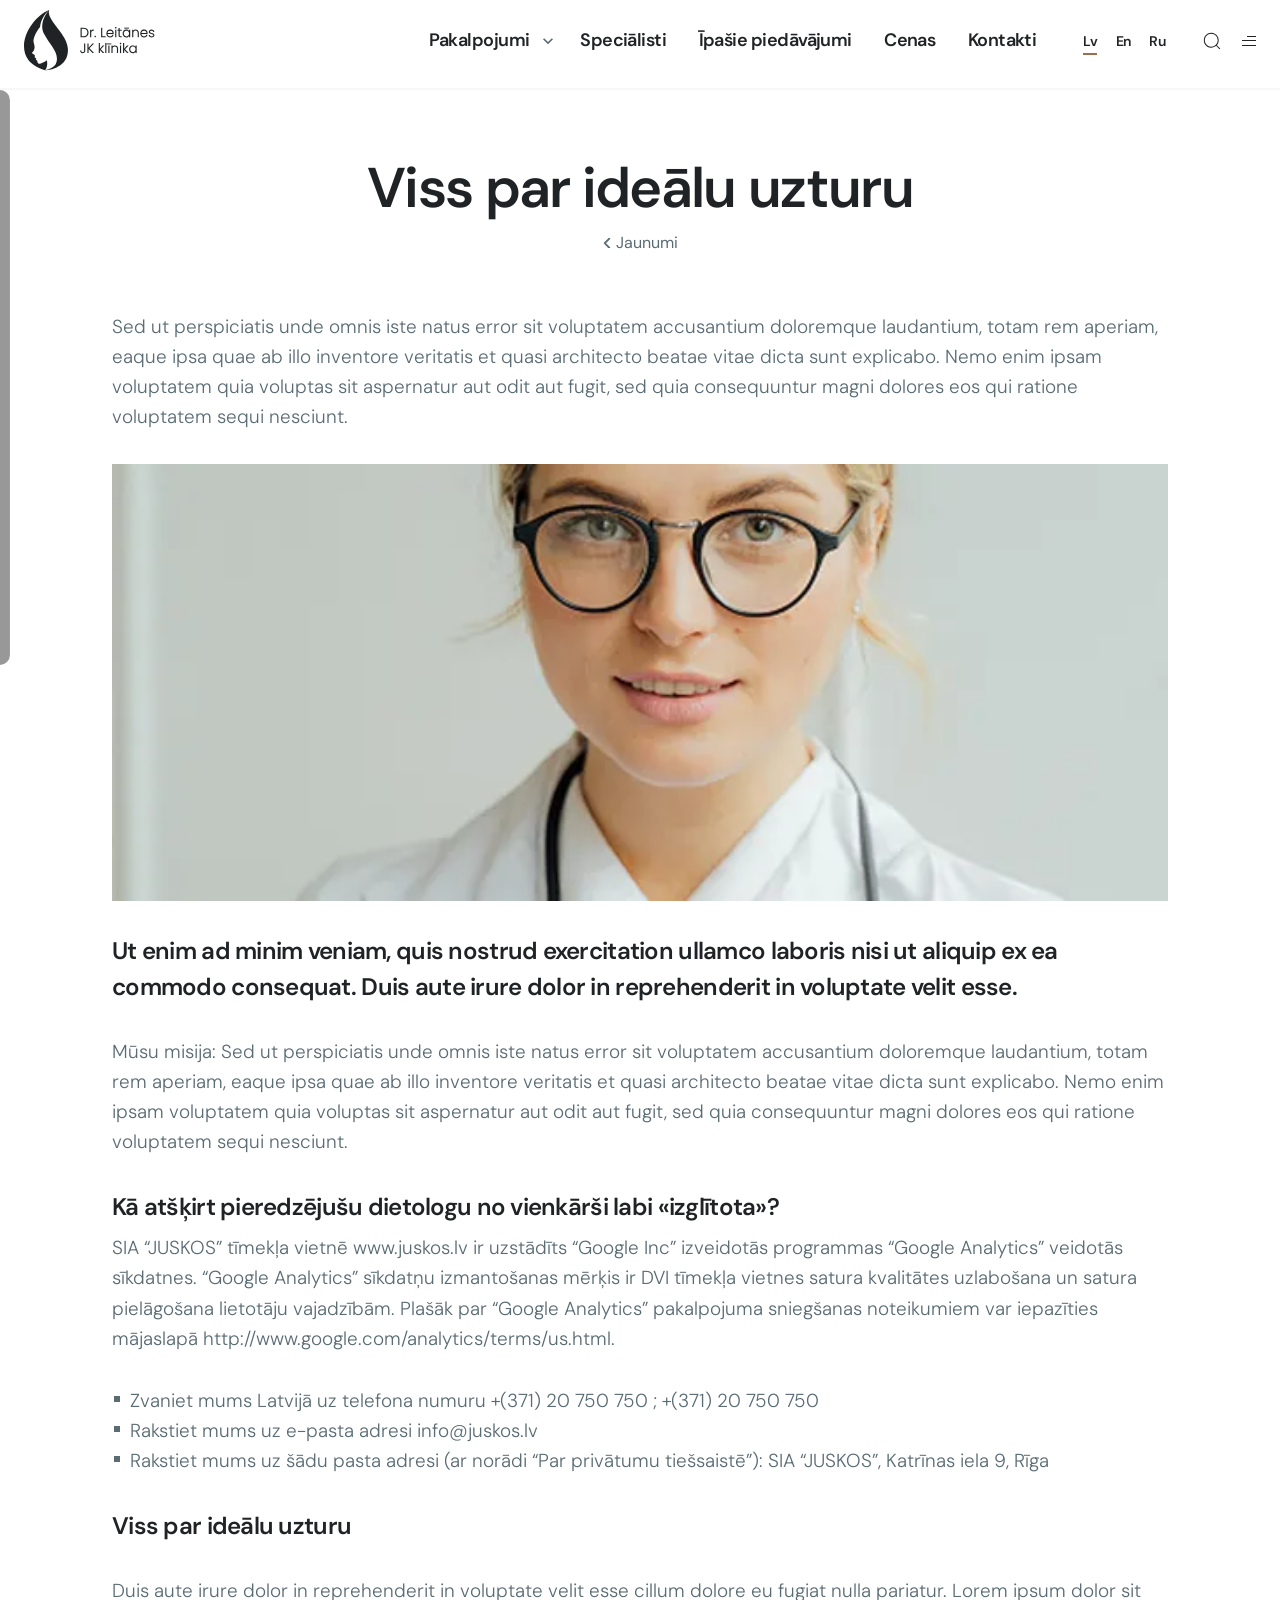
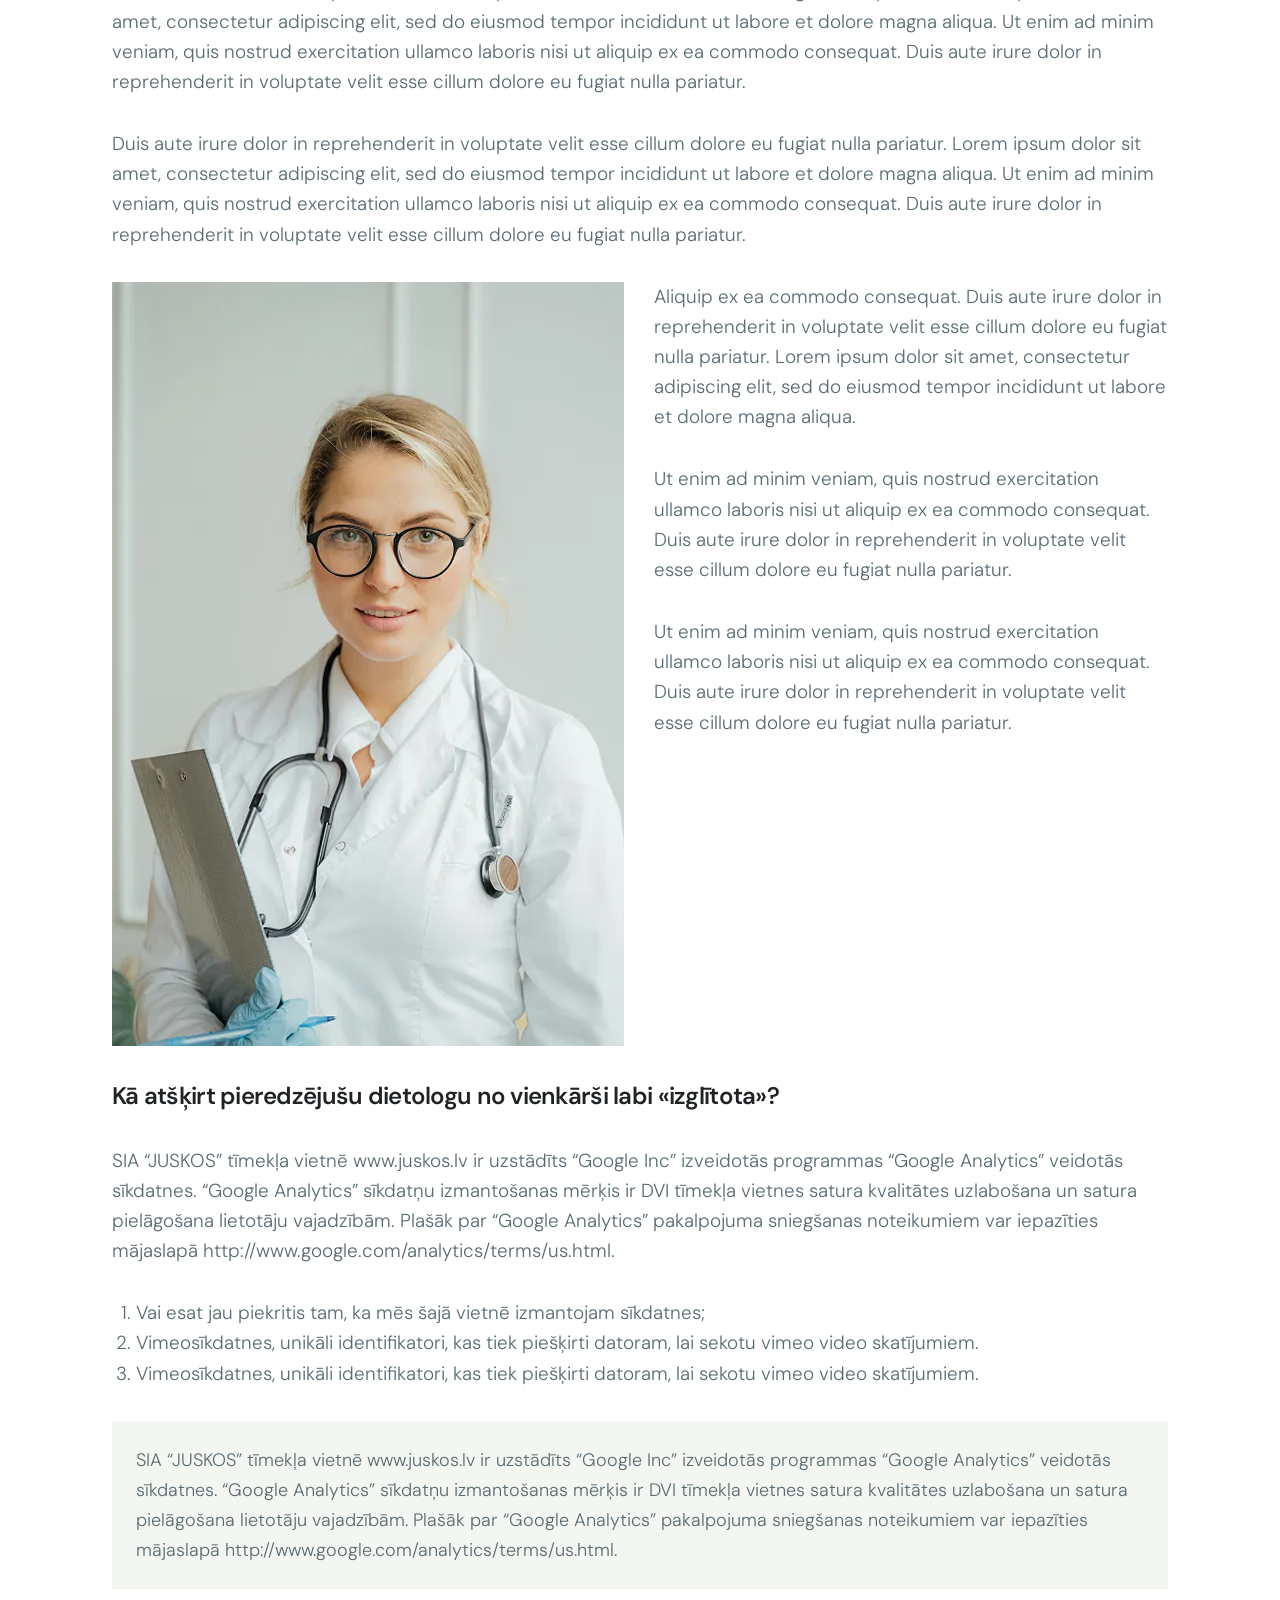
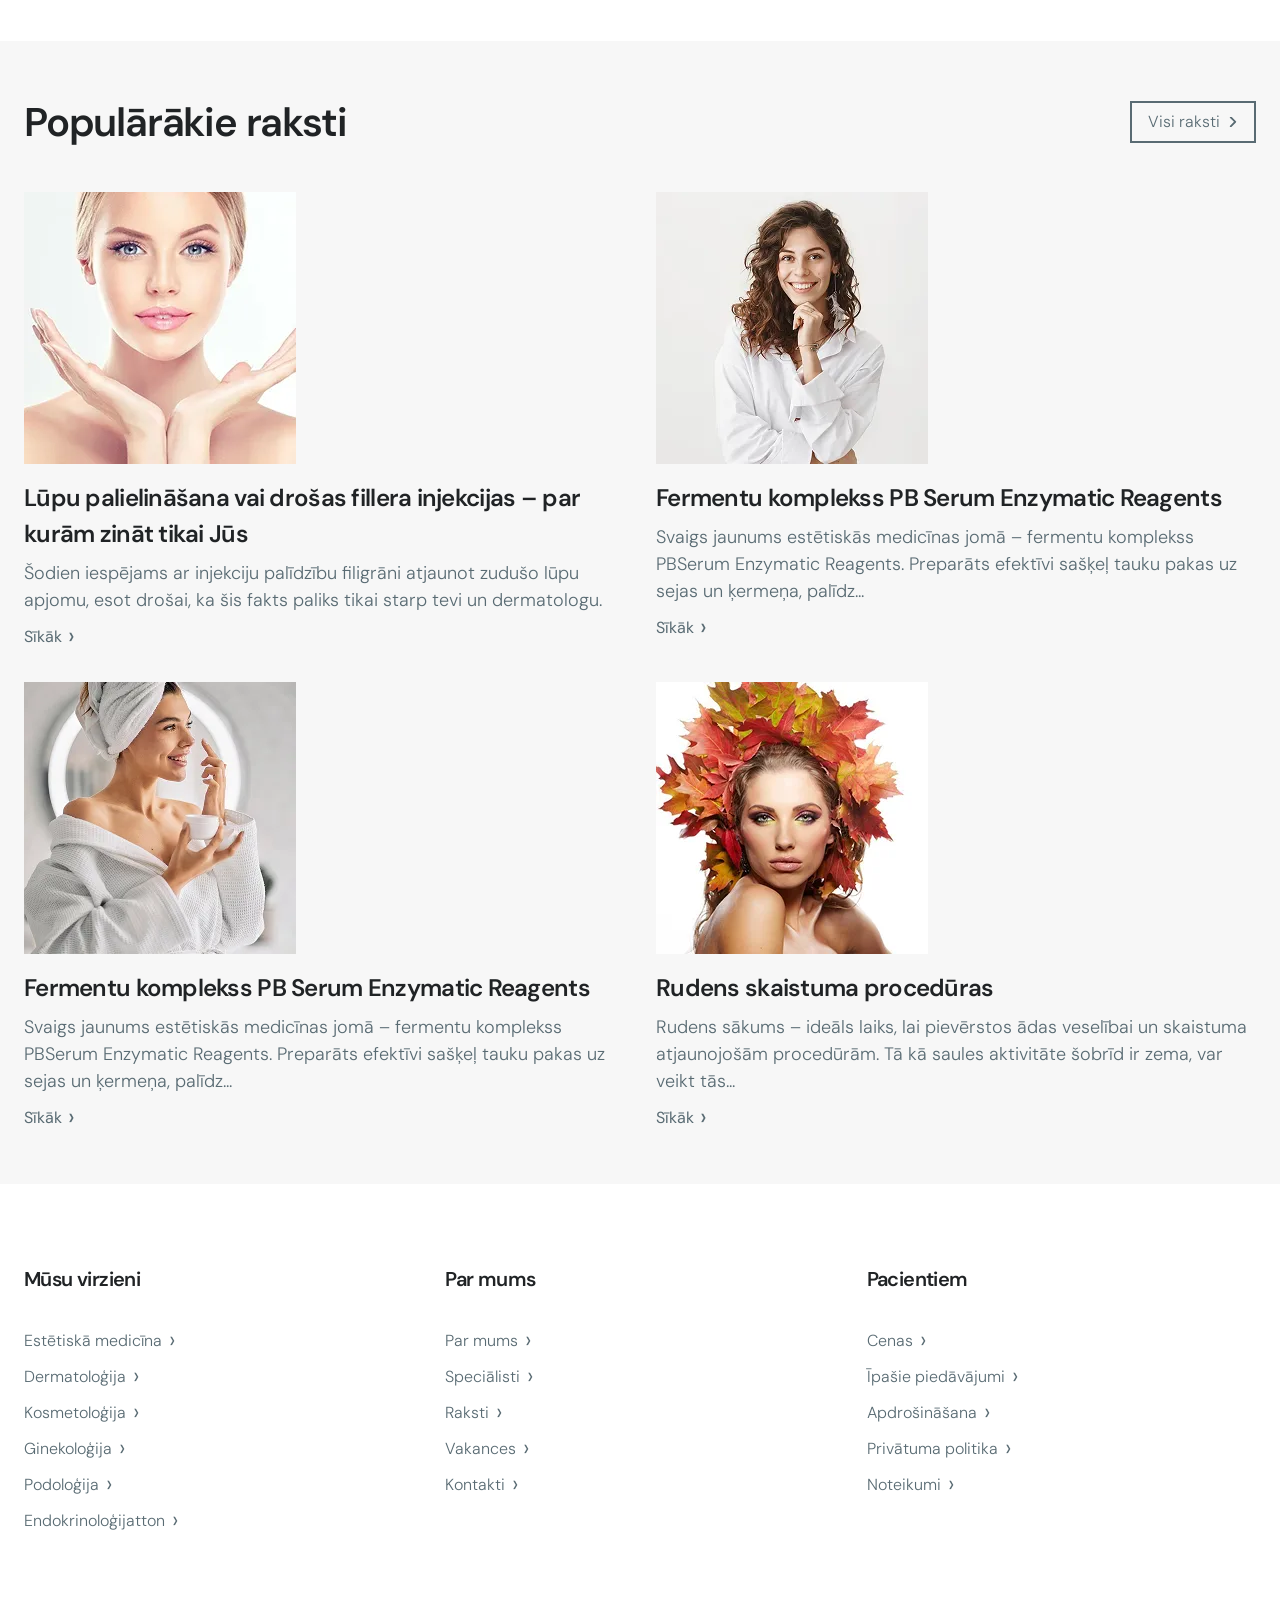
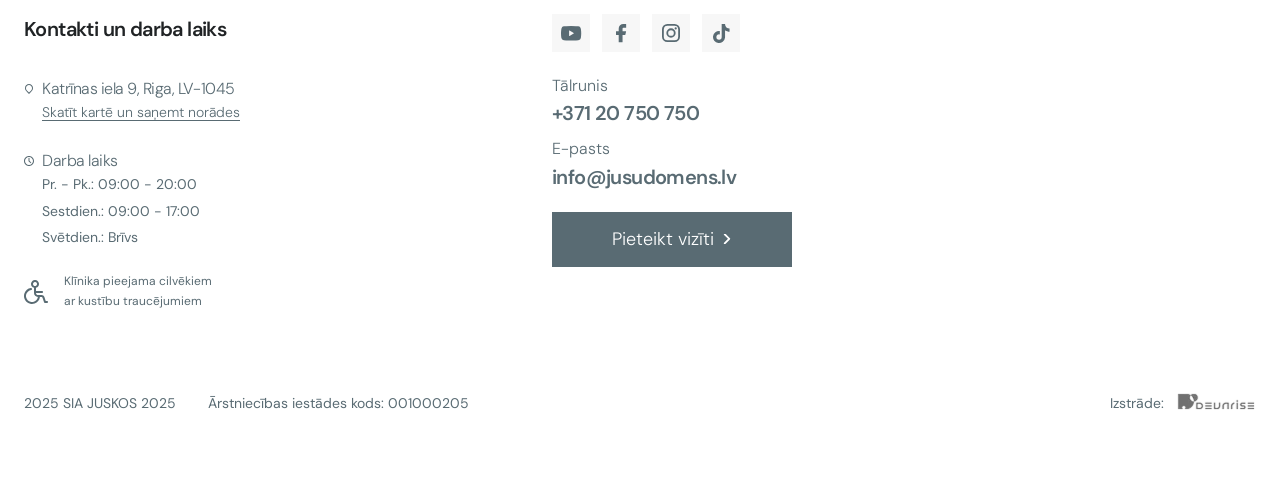
<file: single-news.html>
<!doctype html>
<html lang="lv">
	<head>
		<meta charset="UTF-8">
		<meta name="robots" content="noindex, nofollow">
		<meta name="viewport" content="width=device-width, initial-scale=1, maximum-scale=1, user-scalable=yes">
		<link rel="preload" href="./assets/fonts/DMSans-SemiBold.woff2" as="font" type="font/woff2" crossorigin="anonymous">
		<link rel="preload" href="./assets/fonts/DMSans-Regular.woff2" as="font" type="font/woff2" crossorigin="anonymous">
		<link rel="preload" href="./assets/fonts/DMSans-Medium.woff2" as="font" type="font/woff2" crossorigin="anonymous">
		<link rel="preload" href="./assets/fonts/DMSans-Light.woff2" as="font" type="font/woff2" crossorigin="anonymous">
		<link rel="preload" href="./assets/fonts/DMSans-Bold.woff2" as="font" type="font/woff2" crossorigin="anonymous">
		<link rel="shortcut icon" href="./assets/img/favicon.ico">
		<title>Single news</title>
		<script type="module" crossorigin="" src="./js/app.min.js?v=1778236340984"></script>
		<script type="module" crossorigin="" src="./js/popup.min.js?v=1778236340984"></script>
		<script type="module" crossorigin="" src="./js/dynamic.min.js?v=1778236340984"></script>
		<link rel="stylesheet" crossorigin="" href="./css/app.min.css?v=1778236340984">
		<link rel="stylesheet" crossorigin="" href="./css/popup.min.css?v=1778236340984">
		<link rel="stylesheet" crossorigin="" href="./css/wdgblog.min.css?v=1778236340984">
		<link rel="stylesheet" crossorigin="" href="./css/contenteditor.min.css?v=1778236340984">
		<link rel="stylesheet" crossorigin="" href="./css/pageheading.min.css?v=1778236340984">
		<link rel="stylesheet" crossorigin="" href="./css/cpost.min.css?v=1778236340984">
	</head>
	<body>
		<div class="wrapper">
			<header data-fls-header="" class="header">
				<div class="header__container">
					<div class="header__brand brand">
						<a href="index.html" class="brand__link" aria-label="Dr. Leitānes JK klīnika">
							<span class="brand__logo">
								<img src="./assets/img/logo.svg" alt="Dr. Leitānes JK klīnika" loading="eager">
							</span>
						</a>
					</div>
					<div class="header__menu menu">
						<nav class="menu__body" aria-label="Main navigation">
							<ul class="menu__list">
								<li class="menu__item menu__item_has-services">
									<a href="category-services.html" class="menu__services-toggle menu__link effect-bounce">
										<span>Pakalpojumi</span>
									</a>
									<button type="button" class="menu__arrow" data-services-trigger="" aria-label="Open services submenu" aria-expanded="false" aria-controls="services-submenu">
										<svg class="icon" aria-hidden="true">
											<use href="./assets/img/spritemap.svg#sprite-select"></use>
										</svg>
									</button>
								</li>
								<li class="menu__item">
									<a href="archive-specialists.html" class="menu__link effect-bounce">Speciālisti</a>
								</li>
								<li class="menu__item">
									<a href="archive-offers.html" class="menu__link effect-bounce">Īpašie piedāvājumi</a>
								</li>
								<li class="menu__item">
									<a href="prices.html" class="menu__link effect-bounce">Cenas</a>
								</li>
								<li class="menu__item">
									<a href="contacts.html" class="menu__link effect-bounce">Kontakti</a>
								</li>
							</ul>
						</nav>
					</div>
					<div class="header__actions">
						<ul class="header__languages languages" aria-label="Language switcher">
							<li class="languages__item">
								<a href="#" class="languages__link effect-bounce _active" aria-current="page">Lv</a>
							</li>
							<li class="languages__item">
								<a href="#" class="languages__link effect-bounce">En</a>
							</li>
							<li class="languages__item">
								<a href="#" class="languages__link effect-bounce">Ru</a>
							</li>
						</ul>
						<div class="header__search search">
							<button type="button" class="search__toggle" aria-label="Open search">
								<svg class="icon" aria-hidden="true">
									<use href="./assets/img/spritemap.svg#sprite-search"></use>
								</svg>
							</button>
						</div>
						<button type="button" data-fls-menu="" class="header__burger" aria-label="Open menu">
							<span></span>
						</button>
					</div>
				</div>
				<nav hidden data-fls-init-hidden="" class="header__services-panel services-submenu" id="services-submenu" aria-label="Services submenu">
					<div class="services-submenu__container">
						<div class="services-submenu__grid">
							<div class="services-submenu__column">
								<h5 class="services-submenu__title">
									<a href="category-services.html">Dermatoloģija</a>
								</h5>
								<ul class="services-submenu__list">
									<li>
										<a href="single-services.html">Veidojumu noņemšana</a>
									</li>
									<li>
										<a href="single-services.html">Ādas slimību ārstēšana</a>
									</li>
									<li>
										<a href="single-services.html">Ādas stāvokļa diagnostika</a>
									</li>
								</ul>
							</div>
							<div class="services-submenu__column">
								<h5 class="services-submenu__title">
									<a href="category-services.html">Estētiskā medicīna</a>
								</h5>
								<ul class="services-submenu__list">
									<li>
										<a href="single-services.html">Filleru injekcijas</a>
									</li>
									<li>
										<a href="single-services.html">Botulīna toksīna injekcijas</a>
									</li>
									<li>
										<a href="single-services.html">Lāzerprocedūras</a>
									</li>
									<li>
										<a href="single-services.html">Atjaunojošās un anti-age procedūras</a>
									</li>
									<li>
										<a href="single-services.html">Podoloģija</a>
									</li>
									<li>
										<a href="single-services.html">Aparātprocedūras</a>
									</li>
								</ul>
							</div>
							<div class="services-submenu__column">
								<h5 class="services-submenu__title">
									<a href="category-services.html">Kosmetoloģija</a>
								</h5>
								<ul class="services-submenu__list">
									<li>
										<a href="single-services.html">Sejas tīrīšana</a>
									</li>
									<li>
										<a href="single-services.html">Pīlingi</a>
									</li>
									<li>
										<a href="single-services.html">Lāzerepilācija</a>
									</li>
									<li>
										<a href="single-services.html">Biorevitalizācija</a>
									</li>
									<li>
										<a href="single-services.html">Sejas kopšana</a>
									</li>
									<li>
										<a href="single-services.html">Ķermeņa procedūras</a>
									</li>
									<li>
										<a href="single-services.html">IPL fotoatjaunošana</a>
									</li>
								</ul>
							</div>
							<div class="services-submenu__column">
								<h5 class="services-submenu__title">
									<a href="category-services.html">Ginekoloģija</a>
								</h5>
								<ul class="services-submenu__list">
									<li>
										<a href="single-services.html">Ginekologa konsultācija</a>
									</li>
									<li>
										<a href="single-services.html">Ginekoloģiskā 3D ultrasonogrāfija</a>
									</li>
									<li>
										<a href="single-services.html">Krūšu dziedzeru USG izmeklēšana</a>
									</li>
									<li>
										<a href="single-services.html">Grūtnieces uzraudzība</a>
									</li>
									<li>
										<a href="single-services.html">Apakšsadaļa 5</a>
									</li>
								</ul>
							</div>
							<div class="services-submenu__column">
								<h5 class="services-submenu__title">
									<a href="category-services.html">Podoloģija</a>
								</h5>
								<ul class="services-submenu__list">
									<li>
										<a href="single-services.html">Apakšsadaļa 1</a>
									</li>
									<li>
										<a href="single-services.html">Apakšsadaļa 2</a>
									</li>
									<li>
										<a href="single-services.html">Apakšsadaļa 3</a>
									</li>
								</ul>
							</div>
							<div class="services-submenu__column">
								<h5 class="services-submenu__title">
									<a href="category-services.html">Endokrinoloģija</a>
								</h5>
								<ul class="services-submenu__list">
									<li>
										<a href="single-services.html">Vairogdziedzera USG</a>
									</li>
									<li>
										<a href="single-services.html">Apakšsadaļa 2</a>
									</li>
									<li>
										<a href="single-services.html">Apakšsadaļa 3</a>
									</li>
									<li>
										<a href="single-services.html">Apakšsadaļa 4</a>
									</li>
									<li>
										<a href="single-services.html">Apakšsadaļa 5</a>
									</li>
									<li>
										<a href="single-services.html">Apakšsadaļa 6</a>
									</li>
								</ul>
							</div>
						</div>
						<form action="#" class="services-submenu__search" role="search">
							<label class="services-submenu__field">
								<span class="sr-only">Search services</span>
								<input type="text" class="input services-submenu__input" name="services-search" placeholder="Ievadiet, ko vēlaties atrast" autocomplete="off">
							</label>
							<button type="submit" class="services-submenu__submit" aria-label="Search services">
								<svg class="icon" aria-hidden="true">
									<use href="./assets/img/spritemap.svg#sprite-search"></use>
								</svg>
							</button>
						</form>
					</div>
				</nav>
				<div hidden data-fls-init-hidden="" class="header__search-panel search-panel">
					<div class="search-panel__container">
						<form action="#" class="search-panel__form" role="search">
							<label class="search-panel__field">
								<span class="sr-only">Search</span>
								<input data-fls-input="" type="text" name="search" class="input search-panel__input" placeholder="Ievadiet, ko vēlaties atrast" autocomplete="off">
							</label>
							<button type="submit" class="search-panel__submit" aria-label="Submit search">
								<svg class="icon" aria-hidden="true">
									<use href="./assets/img/spritemap.svg#sprite-search"></use>
								</svg>
							</button>
						</form>
					</div>
				</div>
				<div class="header__overlay"></div>
				<div hidden data-fls-init-hidden="" class="header__panel panel-header">
					<div class="panel-header__inner">
						<div class="panel-header__top">
							<ul class="panel-header__languages languages" aria-label="Language switcher">
								<li class="languages__item">
									<a href="#" class="languages__link effect-bounce _active" aria-current="page">Lv</a>
								</li>
								<li class="languages__item">
									<a href="#" class="languages__link effect-bounce">En</a>
								</li>
								<li class="languages__item">
									<a href="#" class="languages__link effect-bounce">Ru</a>
								</li>
							</ul>
							<button type="button" data-fls-menu="" class="panel-header__close header__burger icon-menu _active" aria-label="Close menu">
								<span></span>
							</button>
						</div>
						<nav class="panel-header__nav" aria-label="Mobile navigation">
							<ul class="panel-header__list">
								<li class="panel-header__item">
									<a href="category-services.html" class="panel-header__link effect-bounce">Pakalpojumi</a>
								</li>
								<li class="panel-header__item">
									<a href="about.html" class="panel-header__link effect-bounce">Par mums</a>
								</li>
								<li class="panel-header__item">
									<a href="archive-offers.html" class="panel-header__link effect-bounce">Īpašie piedāvājumi</a>
								</li>
								<li class="panel-header__item">
									<a href="archive-news.html" class="panel-header__link effect-bounce">Informācija pacientiem</a>
								</li>
								<li class="panel-header__item">
									<a href="prices.html" class="panel-header__link effect-bounce">Cenas</a>
								</li>
							</ul>
						</nav>
						<div class="panel-header__info">
							<div class="panel-header__block info-block info-block_location">
								<div class="panel-header__heading info-block__heading">
									<svg class="icon" aria-hidden="true">
										<use href="./assets/img/spritemap.svg#sprite-location"></use>
									</svg>
									<p class="info-block__title">Katrīnas iela 9, Rīga, LV-1045</p>
								</div>
								<div class="info-block__body">
									<a href="#" class="panel-header__caption info-block__caption">Skatīt kartē un saņemt norādes</a>
								</div>
							</div>
							<div class="panel-header__block info-block info-block_schedule">
								<div class="panel-header__heading info-block__heading">
									<svg class="icon" aria-hidden="true">
										<use href="./assets/img/spritemap.svg#sprite-schedule"></use>
									</svg>
									<p class="info-block__title">Darba laiks</p>
								</div>
								<div class="info-block__body">
									<ul class="panel-header__schedule info-block__list">
										<li>Pr. - Pk.: 09:00 - 20:00</li>
										<li>Sestdien.: 09:00 - 17:00</li>
										<li>Svētdien.: Brīvs</li>
									</ul>
								</div>
							</div>
							<div class="panel-header__contacts contact-list">
								<div class="panel-header__contact contact-list__item">
									<span class="panel-header__label contact-list__label">Tālrunis</span>
									<a href="tel:+37120750750" class="panel-header__value contact-list__value">+371 20 750 750</a>
								</div>
								<div class="panel-header__contact contact-list__item">
									<span class="panel-header__label contact-list__label">E-pasts</span>
									<a href="mailto:info@jusudomens.lv" class="panel-header__value contact-list__value">info@jusudomens.lv</a>
								</div>
							</div>
							<button type="button" class="panel-header__button btn btn_border-grey" data-fls-button="" aria-label="Book an appointment" data-fls-popup-link="appointment">
								<span>Pieteikt vizīti</span>
								<svg class="icon icon_chevron" aria-hidden="true">
									<use href="./assets/img/spritemap.svg#sprite-chevron"></use>
								</svg>
							</button>
							<ul class="panel-header__socials socials-list" aria-label="Social media">
								<li>
									<a href="#" class="socials-list__link" aria-label="YouTube">
										<svg class="icon" aria-hidden="true">
											<use href="./assets/img/spritemap.svg#sprite-youtube"></use>
										</svg>
									</a>
								</li>
								<li>
									<a href="#" class="socials-list__link" aria-label="Facebook">
										<svg class="icon" aria-hidden="true">
											<use href="./assets/img/spritemap.svg#sprite-facebook"></use>
										</svg>
									</a>
								</li>
								<li>
									<a href="#" class="socials-list__link" aria-label="Instagram">
										<svg class="icon" aria-hidden="true">
											<use href="./assets/img/spritemap.svg#sprite-instagram"></use>
										</svg>
									</a>
								</li>
								<li>
									<a href="#" class="socials-list__link" aria-label="TikTok">
										<svg class="icon" aria-hidden="true">
											<use href="./assets/img/spritemap.svg#sprite-tiktok"></use>
										</svg>
									</a>
								</li>
							</ul>
						</div>
					</div>
				</div>
			</header>
			<main class="page">
				<section class="page-heading page-heading_news" aria-labelledby="page-heading-title" data-fls-pageheading="">
					<div class="page-heading__container">
						<div class="page-heading__main">
							<h1 id="page-heading-title" class="page-heading__title">Viss par ideālu uzturu</h1>
							<a href="archive-news.html" class="page-heading__back">
								<svg class="icon" aria-hidden="true">
									<use href="./assets/img/spritemap.svg#sprite-chevron"></use>
								</svg>
								<span>Jaunumi</span>
							</a>
						</div>
					</div>
				</section>
				<section class="content-editor" data-fls-contenteditor="" aria-labelledby="single-news-content-title">
					<div class="content-editor__container">
						<h2 id="single-news-content-title" class="sr-only">Raksta saturs</h2>
						<div class="content-editor__body _content">
							<p>
								Sed ut perspiciatis unde omnis iste natus error sit voluptatem accusantium doloremque laudantium, totam rem aperiam,
					eaque ipsa quae ab illo inventore veritatis et quasi architecto beatae vitae dicta sunt explicabo. Nemo enim ipsam
					voluptatem quia voluptas sit aspernatur aut odit aut fugit, sed quia consequuntur magni dolores eos qui ratione
					voluptatem sequi nesciunt.
							</p>
							<figure class="content-editor__media content-editor__media_full">
								<picture>
									<source media="(max-width: 600px)" srcset="./assets/img/blog/blog1-image1-600.webp" type="image/webp">
									<img alt="Viss par ideālu uzturu" src="./assets/img/blog/blog1-image1.webp">
								</picture>
							</figure>
							<h3>
								Ut enim ad minim veniam, quis nostrud exercitation ullamco laboris nisi ut aliquip ex ea commodo consequat. Duis aute irure dolor in reprehenderit in voluptate velit esse.
							</h3>
							<p>
								Mūsu misija: Sed ut perspiciatis unde omnis iste natus error sit voluptatem accusantium doloremque laudantium, totam rem
					aperiam, eaque ipsa quae ab illo inventore veritatis et quasi architecto beatae vitae dicta sunt explicabo. Nemo enim
					ipsam voluptatem quia voluptas sit aspernatur aut odit aut fugit, sed quia consequuntur magni dolores eos qui ratione
					voluptatem sequi nesciunt.
							</p>
							<h4 class="mb-1">Kā atšķirt pieredzējušu dietologu no vienkārši labi «izglītota»?</h4>
							<p>
								SIA “JUSKOS” tīmekļa vietnē www.juskos.lv ir uzstādīts “Google Inc” izveidotās programmas “Google Analytics” veidotās
					sīkdatnes. “Google Analytics” sīkdatņu izmantošanas mērķis ir DVI tīmekļa vietnes satura kvalitātes uzlabošana un satura
					pielāgošana lietotāju vajadzībām. Plašāk par “Google Analytics” pakalpojuma sniegšanas noteikumiem var iepazīties mājaslapā
								<a href="http://www.google.com/analytics/terms/us.html">http://www.google.com/analytics/terms/us.html.</a>
							</p>
							<ul>
								<li>
									Zvaniet mums Latvijā uz telefona numuru
									<a href="tel:+37120750750" class="_nowrap">+(371) 20 750 750</a>
									;
									<a href="tel:+37120750750" class="_nowrap">+(371) 20 750 750</a>
								</li>
								<li>
									Rakstiet mums uz e-pasta adresi
									<a href="mailto:info@juskos.lv">info@juskos.lv</a>
								</li>
								<li>
									Rakstiet mums uz šādu pasta adresi (ar norādi “Par privātumu tiešsaistē”): SIA “JUSKOS”, Katrīnas iela 9, Rīga
								</li>
							</ul>
							<h4>Viss par ideālu uzturu</h4>
							<p>
								Duis aute irure dolor in reprehenderit in voluptate velit esse cillum dolore eu fugiat nulla pariatur. Lorem ipsum dolor
					sit amet, consectetur adipiscing elit, sed do eiusmod tempor incididunt ut labore et dolore magna aliqua. Ut enim ad minim
					veniam, quis nostrud exercitation ullamco laboris nisi ut aliquip ex ea commodo consequat. Duis aute irure dolor in
					reprehenderit in voluptate velit esse cillum dolore eu fugiat nulla pariatur.
							</p>
							<p>
								Duis aute irure dolor in reprehenderit in voluptate velit esse cillum dolore eu fugiat nulla pariatur. Lorem ipsum dolor
					sit amet, consectetur adipiscing elit, sed do eiusmod tempor incididunt ut labore et dolore magna aliqua. Ut enim ad minim
					veniam, quis nostrud exercitation ullamco laboris nisi ut aliquip ex ea commodo consequat. Duis aute irure dolor in
					reprehenderit in voluptate velit esse cillum dolore eu fugiat nulla pariatur.
							</p>
							<div class="content-editor__row content-editor__row_image-left">
								<figure class="content-editor__media">
									<picture>
										<img alt="Dietologa konsultācija" src="./assets/img/blog/image1.webp">
									</picture>
								</figure>
								<div class="content-editor__column _content">
									<p>
										Aliquip ex ea commodo consequat. Duis aute irure dolor in reprehenderit in voluptate velit esse cillum dolore eu fugiat
							nulla pariatur. Lorem ipsum dolor sit amet, consectetur adipiscing elit, sed do eiusmod tempor incididunt ut labore et
							dolore magna aliqua.
									</p>
									<p>
										Ut enim ad minim veniam, quis nostrud exercitation ullamco laboris nisi ut aliquip ex ea commodo consequat. Duis aute
							irure dolor in reprehenderit in voluptate velit esse cillum dolore eu fugiat nulla pariatur.
									</p>
									<p>
										Ut enim ad minim veniam, quis nostrud exercitation ullamco laboris nisi ut aliquip ex ea commodo consequat. Duis aute
							irure dolor in reprehenderit in voluptate velit esse cillum dolore eu fugiat nulla pariatur.
									</p>
								</div>
							</div>
							<h4>Kā atšķirt pieredzējušu dietologu no vienkārši labi «izglītota»?</h4>
							<p>
								SIA “JUSKOS” tīmekļa vietnē
								<a href="www.juskos.lv">www.juskos.lv</a>
								ir uzstādīts “Google Inc” izveidotās programmas “Google Analytics” veidotās
					sīkdatnes. “Google Analytics” sīkdatņu izmantošanas mērķis ir DVI tīmekļa vietnes satura kvalitātes uzlabošana un satura
					pielāgošana lietotāju vajadzībām. Plašāk par “Google Analytics” pakalpojuma sniegšanas noteikumiem var iepazīties mājaslapā
								<a href="http://www.google.com/analytics/terms/us.html">http://www.google.com/analytics/terms/us.html.</a>
							</p>
							<ol>
								<li>Vai esat jau piekritis tam, ka mēs šajā vietnē izmantojam sīkdatnes;</li>
								<li>
									Vimeosīkdatnes, unikāli identifikatori, kas tiek piešķirti datoram, lai sekotu vimeo video skatījumiem.
								</li>
								<li>
									Vimeosīkdatnes, unikāli identifikatori, kas tiek piešķirti datoram, lai sekotu vimeo video skatījumiem.
								</li>
							</ol>
							<blockquote>
								SIA “JUSKOS” tīmekļa vietnē
								<a href="www.juskos.lv">www.juskos.lv</a>
								ir uzstādīts “Google Inc” izveidotās programmas “Google Analytics” veidotās
					sīkdatnes. “Google Analytics” sīkdatņu izmantošanas mērķis ir DVI tīmekļa vietnes satura kvalitātes uzlabošana un satura
					pielāgošana lietotāju vajadzībām. Plašāk par “Google Analytics” pakalpojuma sniegšanas noteikumiem var iepazīties mājaslapā
								<a href="http://www.google.com/analytics/terms/us.html">http://www.google.com/analytics/terms/us.html.</a>
							</blockquote>
						</div>
					</div>
				</section>
				<section class="widget-blog" data-fls-wdgblog="" aria-labelledby="wdgblog-title">
					<div class="widget-blog__container">
						<div class="widget-blog__head _heading">
							<h2 id="wdgblog-title" class="widget-blog__title">Populārākie raksti</h2>
							<a href="archive-news.html" class="widget-blog__button btn btn_small btn_border-grey" data-fls-button="" aria-label="View all articles" data-fls-dynamic=".widget-blog__container, 767.98">
								<span>Visi raksti</span>
								<svg class="icon icon_chevron" aria-hidden="true">
									<use href="./assets/img/spritemap.svg#sprite-chevron"></use>
								</svg>
							</a>
						</div>
						<div class="widget-blog__grid">
							<article class="widget-blog__item post-card post-card_horizontal" data-fls-cpost="">
								<a href="single-news.html" class="post-card__image">
									<img src="./assets/img/placeholder.svg" data-fls-lazy="./assets/img/blog/blog4-preview.webp" alt="Lūpu palielināšana vai drošas fillera injekcijas – par kurām zināt tikai Jūs">
								</a>
								<div class="post-card__content">
									<h3 class="post-card__title">
										<a href="single-news.html">Lūpu palielināšana vai drošas fillera injekcijas – par kurām zināt tikai Jūs</a>
									</h3>
									<div class="post-card__text">
										<p>
											Šodien iespējams ar injekciju palīdzību filigrāni atjaunot zudušo lūpu apjomu, esot drošai, ka šis fakts paliks tikai starp tevi un dermatologu.
										</p>
									</div>
									<a href="single-news.html" class="post-card__more link-more">Sīkāk</a>
								</div>
							</article>
							<article class="widget-blog__item post-card post-card_horizontal" data-fls-cpost="">
								<a href="single-news.html" class="post-card__image">
									<img src="./assets/img/placeholder.svg" data-fls-lazy="./assets/img/blog/blog5-preview.webp" alt="Fermentu komplekss PB Serum Enzymatic Reagents">
								</a>
								<div class="post-card__content">
									<h3 class="post-card__title">
										<a href="single-news.html">Fermentu komplekss PB Serum Enzymatic Reagents</a>
									</h3>
									<div class="post-card__text">
										<p>
											Svaigs jaunums estētiskās medicīnas jomā – fermentu komplekss PBSerum Enzymatic Reagents. Preparāts efektīvi sašķeļ tauku pakas uz sejas un ķermeņa, palīdz...
										</p>
									</div>
									<a href="single-news.html" class="post-card__more link-more">Sīkāk</a>
								</div>
							</article>
							<article class="widget-blog__item post-card post-card_horizontal" data-fls-cpost="">
								<a href="single-news.html" class="post-card__image">
									<img src="./assets/img/placeholder.svg" data-fls-lazy="./assets/img/blog/blog6-preview.webp" alt="Fermentu komplekss PB Serum Enzymatic Reagents">
								</a>
								<div class="post-card__content">
									<h3 class="post-card__title">
										<a href="single-news.html">Fermentu komplekss PB Serum Enzymatic Reagents</a>
									</h3>
									<div class="post-card__text">
										<p>
											Svaigs jaunums estētiskās medicīnas jomā – fermentu komplekss PBSerum Enzymatic Reagents. Preparāts efektīvi sašķeļ tauku pakas uz sejas un ķermeņa, palīdz...
										</p>
									</div>
									<a href="single-news.html" class="post-card__more link-more">Sīkāk</a>
								</div>
							</article>
							<article class="widget-blog__item post-card post-card_horizontal" data-fls-cpost="">
								<a href="single-news.html" class="post-card__image">
									<img src="./assets/img/placeholder.svg" data-fls-lazy="./assets/img/blog/blog7-preview.webp" alt="Rudens skaistuma procedūras">
								</a>
								<div class="post-card__content">
									<h3 class="post-card__title">
										<a href="single-news.html">Rudens skaistuma procedūras</a>
									</h3>
									<div class="post-card__text">
										<p>
											Rudens sākums – ideāls laiks, lai pievērstos ādas veselībai un skaistuma atjaunojošām procedūrām. Tā kā saules aktivitāte šobrīd ir zema, var veikt tās...
										</p>
									</div>
									<a href="single-news.html" class="post-card__more link-more">Sīkāk</a>
								</div>
							</article>
						</div>
					</div>
				</section>
			</main>
			<footer data-fls-footer="" class="footer">
				<div class="footer__container">
					<div class="footer__top">
						<nav data-fls-spollers="574.98, max" class="footer__nav footer-nav" aria-label="Footer navigation">
							<details class="footer-nav__column">
								<summary class="footer-nav__title">Mūsu virzieni</summary>
								<ul class="footer-nav__list">
									<li>
										<a href="#">Estētiskā medicīna</a>
									</li>
									<li>
										<a href="#">Dermatoloģija</a>
									</li>
									<li>
										<a href="#">Kosmetoloģija</a>
									</li>
									<li>
										<a href="#">Ginekoloģija</a>
									</li>
									<li>
										<a href="#">Podoloģija</a>
									</li>
									<li>
										<a href="#">Endokrinoloģijatton</a>
									</li>
								</ul>
							</details>
							<details class="footer-nav__column">
								<summary class="footer-nav__title">Par mums</summary>
								<ul class="footer-nav__list">
									<li>
										<a href="#">Par mums</a>
									</li>
									<li>
										<a href="#">Speciālisti</a>
									</li>
									<li>
										<a href="#">Raksti</a>
									</li>
									<li>
										<a href="#">Vakances</a>
									</li>
									<li>
										<a href="#">Kontakti</a>
									</li>
								</ul>
							</details>
							<details class="footer-nav__column">
								<summary class="footer-nav__title">Pacientiem</summary>
								<ul class="footer-nav__list">
									<li>
										<a href="#">Cenas</a>
									</li>
									<li>
										<a href="#">Īpašie piedāvājumi</a>
									</li>
									<li>
										<a href="#">Apdrošināšana</a>
									</li>
									<li>
										<a href="privacy-policy.html">Privātuma politika</a>
									</li>
									<li>
										<a href="#">Noteikumi</a>
									</li>
								</ul>
							</details>
						</nav>
						<div class="footer__info">
							<div class="footer__details">
								<h3 class="footer__title">Kontakti un darba laiks</h3>
								<div class="footer__blocks">
									<div class="footer__block info-block info-block_location">
										<div class="footer__heading info-block__heading">
											<svg class="icon" aria-hidden="true">
												<use href="./assets/img/spritemap.svg#sprite-location"></use>
											</svg>
											<p class="info-block__title">Katrīnas iela 9, Riga, LV-1045</p>
										</div>
										<div class="info-block__body">
											<a href="#" class="footer__caption info-block__caption">Skatīt kartē un saņemt norādes</a>
										</div>
									</div>
									<div class="footer__block info-block info-block_schedule">
										<div class="footer__heading info-block__heading">
											<svg class="icon" aria-hidden="true">
												<use href="./assets/img/spritemap.svg#sprite-schedule"></use>
											</svg>
											<p class="info-block__title">Darba laiks</p>
										</div>
										<div class="info-block__body">
											<ul class="footer__schedule info-block__list">
												<li>Pr. - Pk.: 09:00 - 20:00</li>
												<li>Sestdien.: 09:00 - 17:00</li>
												<li>Svētdien.: Brīvs</li>
											</ul>
										</div>
									</div>
									<div class="footer__accessibility">
										<svg class="icon" aria-hidden="true">
											<use href="./assets/img/spritemap.svg#sprite-accessibility"></use>
										</svg>
										<p>Klīnika pieejama cilvēkiem ar kustību traucējumiem</p>
									</div>
								</div>
							</div>
							<div class="footer__contacts-wrap">
								<ul class="footer__socials socials-list" aria-label="Social media">
									<li>
										<a href="#" class="socials-list__link" aria-label="YouTube">
											<svg class="icon" aria-hidden="true">
												<use href="./assets/img/spritemap.svg#sprite-youtube"></use>
											</svg>
										</a>
									</li>
									<li>
										<a href="#" class="socials-list__link" aria-label="Facebook">
											<svg class="icon" aria-hidden="true">
												<use href="./assets/img/spritemap.svg#sprite-facebook"></use>
											</svg>
										</a>
									</li>
									<li>
										<a href="#" class="socials-list__link" aria-label="Instagram">
											<svg class="icon" aria-hidden="true">
												<use href="./assets/img/spritemap.svg#sprite-instagram"></use>
											</svg>
										</a>
									</li>
									<li>
										<a href="#" class="socials-list__link" aria-label="TikTok">
											<svg class="icon" aria-hidden="true">
												<use href="./assets/img/spritemap.svg#sprite-tiktok"></use>
											</svg>
										</a>
									</li>
								</ul>
								<div class="footer__contacts contact-list">
									<div class="footer__contact contact-list__item">
										<span class="footer__label contact-list__label">Tālrunis</span>
										<a href="tel:+37120750750" class="footer__value contact-list__value">+371 20 750 750</a>
									</div>
									<div class="footer__contact contact-list__item">
										<span class="footer__label contact-list__label">E-pasts</span>
										<a href="mailto:info@jusudomens.lv" class="footer__value contact-list__value">info@jusudomens.lv</a>
									</div>
								</div>
								<button type="button" class="footer__button btn btn_fill-grey" data-fls-button="" data-fls-popup-link="appointment" aria-label="Book an appointment">
									<span>Pieteikt vizīti</span>
									<svg class="icon icon_chevron" aria-hidden="true">
										<use href="./assets/img/spritemap.svg#sprite-chevron"></use>
									</svg>
								</button>
							</div>
						</div>
					</div>
					<div class="footer__bottom">
						<div class="footer__meta">
							<p class="footer__copy">2025 SIA JUSKOS 2025</p>
							<p class="footer__code">Ārstniecības iestādes kods: 001000205</p>
						</div>
						<a href="#" class="footer__credit" aria-label="Developer">
							<span>Izstrāde:</span>
							<img src="./assets/img/placeholder.svg" data-fls-lazy="./assets/img/developer.webp" alt="devnrise">
						</a>
					</div>
				</div>
			</footer>
		</div>
		<div class="above" data-fls-above="" data-fls-lp="">
			<button type="button" class="above__button" aria-label="Scroll to top">
				<svg class="above__icon icon" aria-hidden="true">
					<use href="./assets/img/spritemap.svg#sprite-up"></use>
				</svg>
			</button>
		</div>
		<div data-fls-popup="appointment" role="dialog" aria-modal="true" aria-hidden="true" aria-labelledby="appointment-popup-title" class="popup popup_appointment">
			<div data-fls-popup-wrapper="" class="popup__wrapper">
				<div data-fls-popup-body="" class="popup__body">
					<button data-fls-popup-close="" type="button" class="popup__close" aria-label="Aizvērt modālo logu"></button>
					<div data-fls-popup-content="" class="popup__content appointment-popup">
						<div class="appointment-popup__header">
							<h2 id="appointment-popup-title" class="appointment-popup__title">
								Pieteikt vizīti
								<span>vai</span>
								<a href="#">Sākt online čatu</a>
							</h2>
						</div>
						<form action="#" method="post" class="appointment-popup__form">
							<fieldset class="appointment-popup__section">
								<legend class="appointment-popup__legend">Pacienta dati (obligāti lauki)</legend>
								<div class="appointment-popup__grid">
									<label class="appointment-popup__field">
										<span class="sr-only">Jūsu vārds</span>
										<input autocomplete="given-name" type="text" name="name" placeholder="Jūsu vārds" class="input" required>
									</label>
									<label class="appointment-popup__field">
										<span class="sr-only">Jūsu uzvārds</span>
										<input autocomplete="family-name" type="text" name="surname" placeholder="Jūsu uzvārds" class="input" required>
									</label>
									<label class="appointment-popup__field input input_phone">
										<span class="sr-only">Tālruņa numurs</span>
										<input data-fls-input-phone="" data-fls-input-phone-country="lv" autocomplete="tel" type="tel" name="phone" placeholder="Tālruņa numurs" required>
									</label>
									<label class="appointment-popup__field">
										<span class="sr-only">Email</span>
										<input autocomplete="email" type="email" name="email" placeholder="Email" class="input" required>
									</label>
								</div>
							</fieldset>
							<fieldset class="appointment-popup__section">
								<legend class="appointment-popup__legend">Izvēlēties pakalpojumu un speciālistu</legend>
								<div class="appointment-popup__grid">
									<label class="appointment-popup__field">
										<span class="sr-only">Norādiet pakalpojumu</span>
										<select data-fls-select="" name="service" required>
											<option value="" selected>Norādiet pakalpojumu</option>
											<option value="dermatologija">Dermatoloģija</option>
											<option value="estetiska-medicina">Estētiskā medicīna</option>
											<option value="kosmetologija">Kosmetoloģija</option>
											<option value="podologija">Podoloģija</option>
										</select>
									</label>
									<label class="appointment-popup__field">
										<span class="sr-only">Izvēlieties speciālistu</span>
										<select data-fls-select="" name="specialist">
											<option value="" selected>Izvēlieties speciālistu</option>
											<option value="olga-leitane">Dr. Olga Leitāne</option>
											<option value="marija-stepanova">Marija Stepanova</option>
											<option value="tamara-sturua">Tamara Sturua</option>
											<option value="aleksandra-mamonova">Aleksandra Mamonova</option>
										</select>
									</label>
								</div>
							</fieldset>
							<fieldset class="appointment-popup__section">
								<legend class="appointment-popup__legend">Vēlamais datums un laiks</legend>
								<div class="appointment-popup__grid">
									<label class="appointment-popup__field appointment-popup__date">
										<span class="sr-only">Datums</span>
										<input data-fls-datepicker="" autocomplete="off" type="text" name="date" placeholder="Datums" class="input">
										<svg class="appointment-popup__date-icon icon" aria-hidden="true">
											<use href="./assets/img/spritemap.svg#sprite-calendar"></use>
										</svg>
									</label>
									<label class="appointment-popup__field">
										<span class="sr-only">Laiks</span>
										<select data-fls-select="" name="time">
											<option value="" selected>Laiks</option>
											<option value="09:00">09:00</option>
											<option value="12:00">12:00</option>
											<option value="15:00">15:00</option>
											<option value="18:00">18:00</option>
										</select>
									</label>
								</div>
							</fieldset>
							<div class="appointment-popup__section">
								<label class="appointment-popup__field">
									<span class="appointment-popup__legend">Komentārs</span>
									<textarea name="comment" placeholder="Jūsu komentārs" class="input appointment-popup__textarea"></textarea>
								</label>
							</div>
							<label data-fls-checkbox="" class="appointment-popup__agreement checkbox">
								<input class="checkbox__input" type="checkbox" value="1" name="agreement" required>
								<span class="checkbox__text">
									Piekrītu
									<a href="#">lietošanas noteikumiem</a>
									un
									<a href="privacy-policy.html">privātuma politikai</a>
								</span>
							</label>
							<button type="submit" class="appointment-popup__submit btn btn_fill-grey">
								Nosūtīt
								<svg class="icon icon_chevron" aria-hidden="true">
									<use xlink:href="./assets/img/spritemap.svg#sprite-chevron"></use>
								</svg>
							</button>
						</form>
					</div>
				</div>
			</div>
		</div>
		<ul id="fls-dev-panel">
			<li>
				<a href="single-specialists.html">single-specialists</a>
			</li>
			<li>
				<a href="single-services.html">single-services</a>
			</li>
			<li>
				<a href="single-offers.html">single-offers</a>
			</li>
			<li>
				<a href="single-news.html">single-news</a>
			</li>
			<li>
				<a href="search-results.html">search-results</a>
			</li>
			<li>
				<a href="privacy-policy.html">privacy-policy</a>
			</li>
			<li>
				<a href="prices.html">prices</a>
			</li>
			<li>
				<a href="index.html">index</a>
			</li>
			<li>
				<a href="contacts.html">contacts</a>
			</li>
			<li>
				<a href="category-services.html">category-services</a>
			</li>
			<li>
				<a href="archive-specialists.html">archive-specialists</a>
			</li>
			<li>
				<a href="archive-offers.html">archive-offers</a>
			</li>
			<li>
				<a href="archive-news.html">archive-news</a>
			</li>
			<li>
				<a href="about.html">about</a>
			</li>
			<li>
				<a href="404.html">404</a>
			</li>
		</ul>
		<style>
			#fls-dev-panel{
				position: fixed;
				left: 10px;
				padding: 15px 25px 15px 15px;
				border-radius: 0 10px 10px 0;
				top: 10%;
				color: #ffffff;
				background-color: rgba(51, 51, 51, 0.5);
				transform: translate(-100%, 0px);
				max-height: 80svh;
				overflow: auto;
				transition: all 300ms;
				z-index: 9999;
				font-family: Arial, "Helvetica Neue", Helvetica, sans-serif;
			}
			#fls-dev-panel li{
				list-style:none;
			}
			#fls-dev-panel hr{
				border-bottom: 1px solid;
			}
			#fls-dev-panel:hover{
				left: 0px;
				transform: translate(0, 0);
			}
			#fls-dev-panel a{
				text-decoration: none;
				color: inherit;
			}
			#fls-dev-panel a:hover {
				text-decoration: underline;
			}
			#fls-dev-panel li:not(:last-child) {
				margin-bottom: 10px;
			}
		</style>
	</body>
</html>
</file>
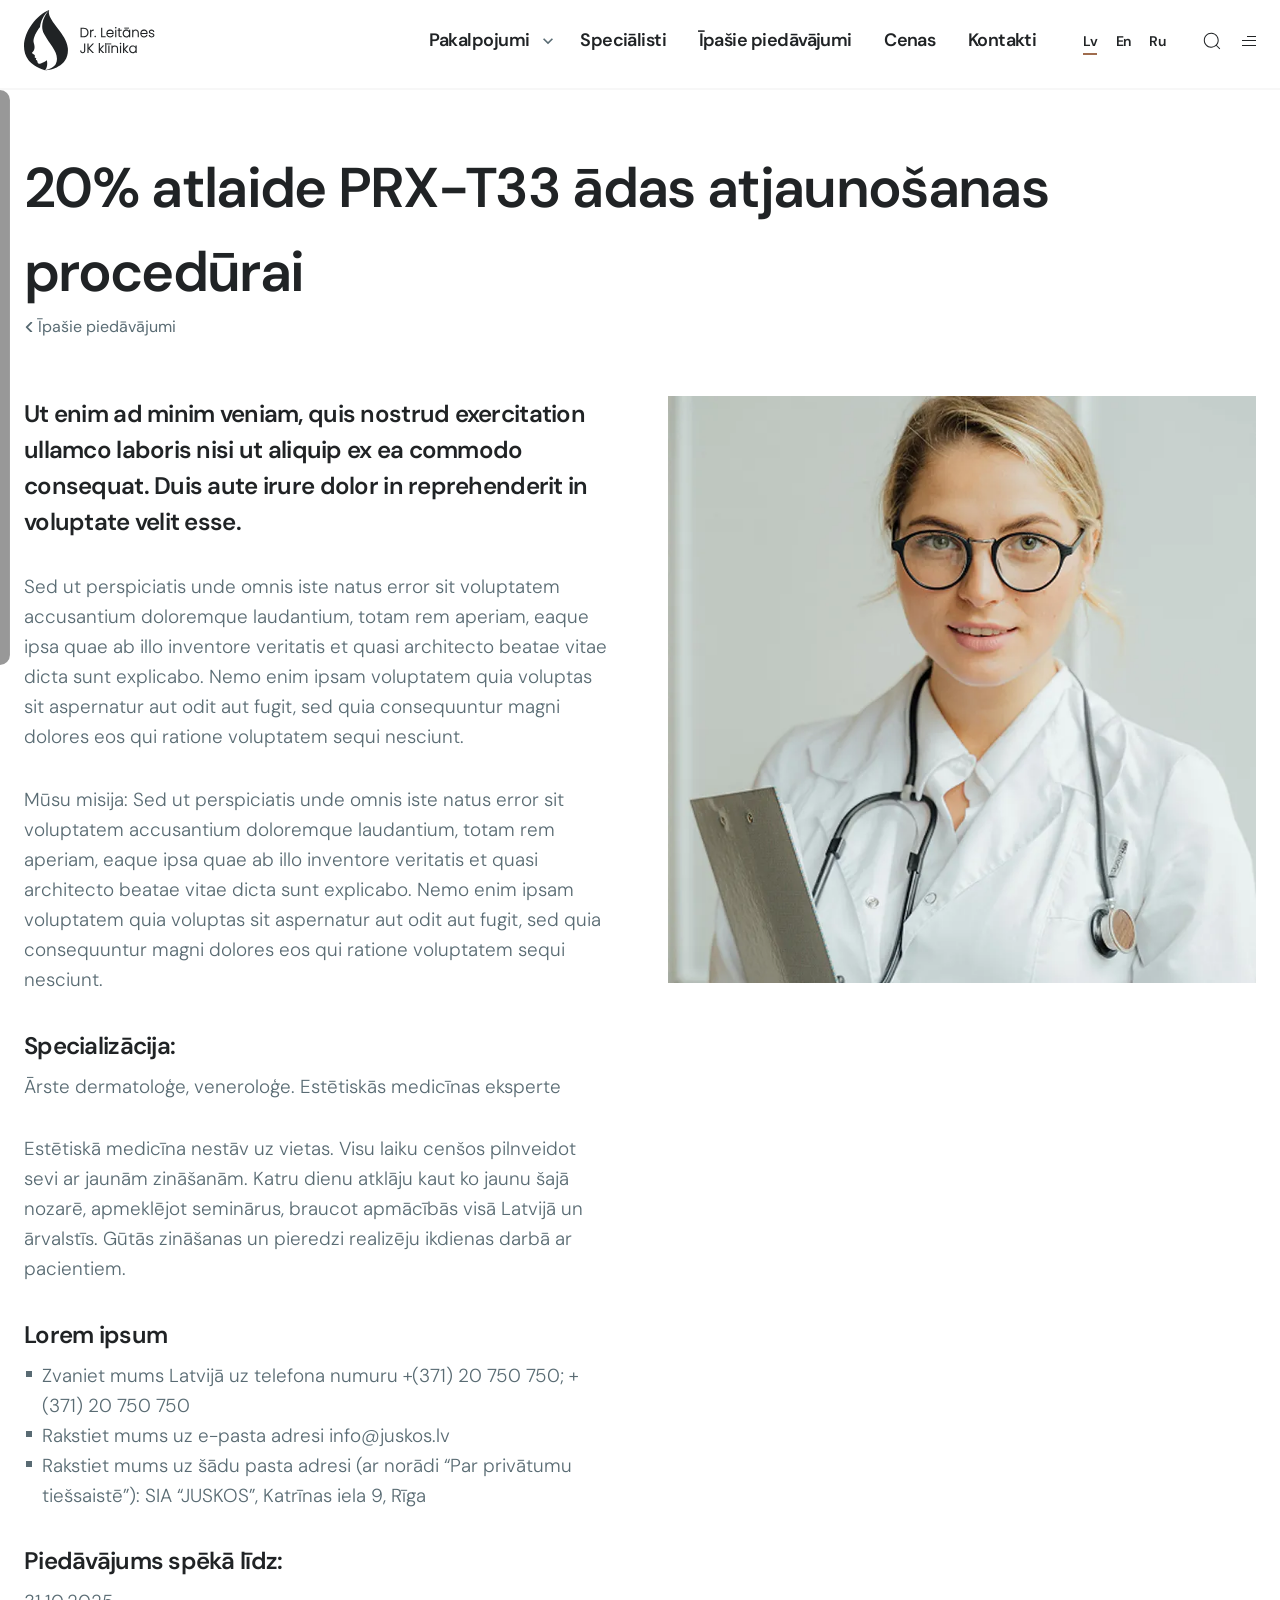
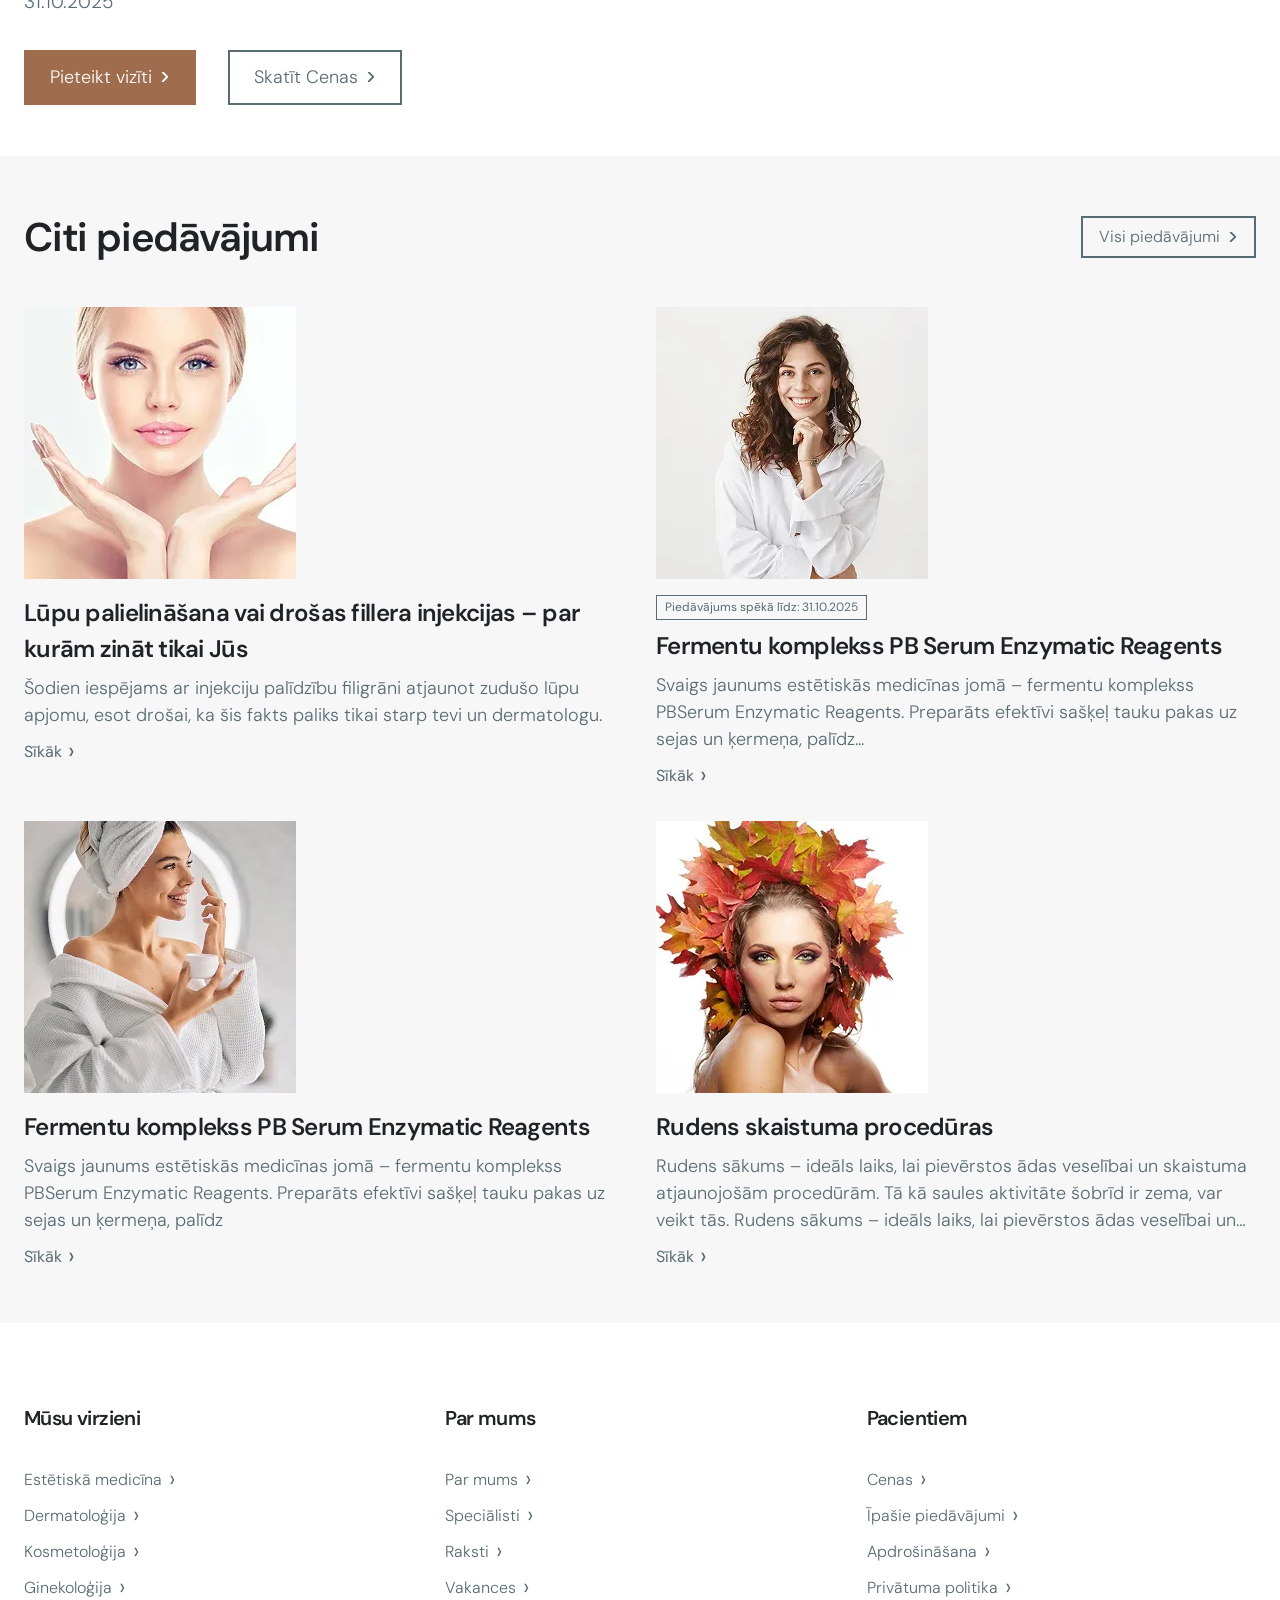
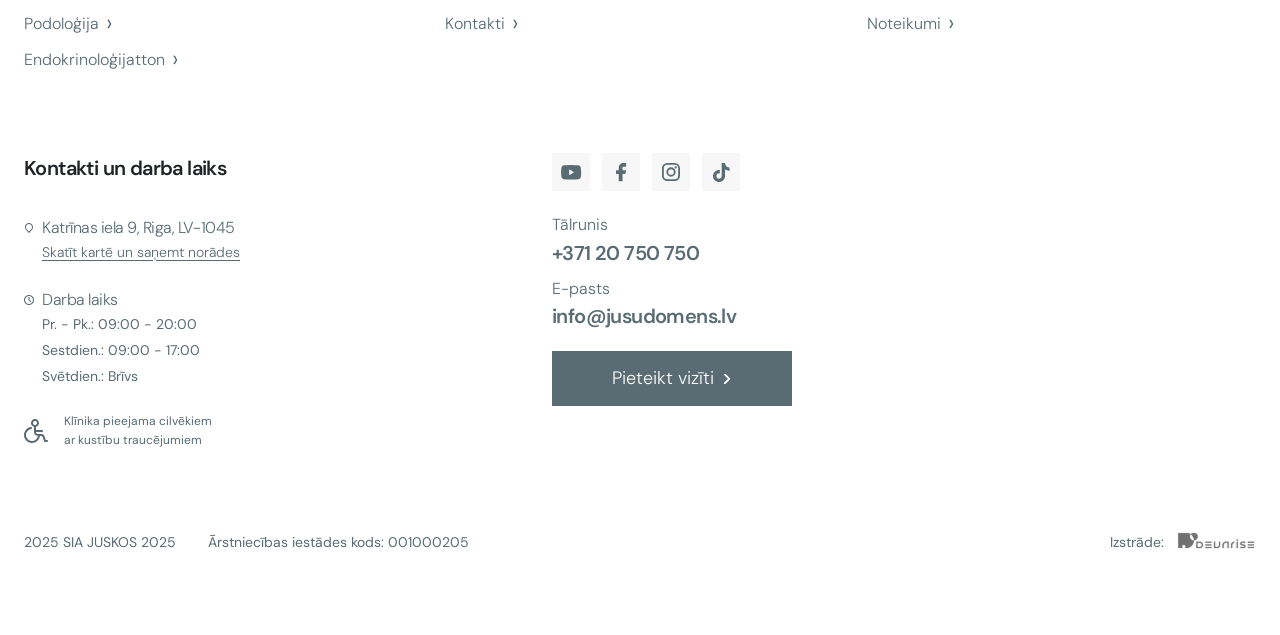
<file: single-offers.html>
<!doctype html>
<html lang="lv">
	<head>
		<meta charset="UTF-8">
		<meta name="robots" content="noindex, nofollow">
		<meta name="viewport" content="width=device-width, initial-scale=1, maximum-scale=1, user-scalable=yes">
		<link rel="preload" href="./assets/fonts/DMSans-SemiBold.woff2" as="font" type="font/woff2" crossorigin="anonymous">
		<link rel="preload" href="./assets/fonts/DMSans-Regular.woff2" as="font" type="font/woff2" crossorigin="anonymous">
		<link rel="preload" href="./assets/fonts/DMSans-Medium.woff2" as="font" type="font/woff2" crossorigin="anonymous">
		<link rel="preload" href="./assets/fonts/DMSans-Light.woff2" as="font" type="font/woff2" crossorigin="anonymous">
		<link rel="preload" href="./assets/fonts/DMSans-Bold.woff2" as="font" type="font/woff2" crossorigin="anonymous">
		<link rel="shortcut icon" href="./assets/img/favicon.ico">
		<title>Single offers</title>
		<script type="module" crossorigin="" src="./js/app.min.js?v=1778236340983"></script>
		<script type="module" crossorigin="" src="./js/popup.min.js?v=1778236340983"></script>
		<script type="module" crossorigin="" src="./js/dynamic.min.js?v=1778236340983"></script>
		<link rel="stylesheet" crossorigin="" href="./css/app.min.css?v=1778236340983">
		<link rel="stylesheet" crossorigin="" href="./css/popup.min.css?v=1778236340983">
		<link rel="stylesheet" crossorigin="" href="./css/wdgblog.min.css?v=1778236340983">
		<link rel="stylesheet" crossorigin="" href="./css/textmedia.min.css?v=1778236340983">
		<link rel="stylesheet" crossorigin="" href="./css/pageheading.min.css?v=1778236340983">
		<link rel="stylesheet" crossorigin="" href="./css/cpost.min.css?v=1778236340983">
	</head>
	<body>
		<div class="wrapper">
			<header data-fls-header="" class="header">
				<div class="header__container">
					<div class="header__brand brand">
						<a href="index.html" class="brand__link" aria-label="Dr. Leitānes JK klīnika">
							<span class="brand__logo">
								<img src="./assets/img/logo.svg" alt="Dr. Leitānes JK klīnika" loading="eager">
							</span>
						</a>
					</div>
					<div class="header__menu menu">
						<nav class="menu__body" aria-label="Main navigation">
							<ul class="menu__list">
								<li class="menu__item menu__item_has-services">
									<a href="category-services.html" class="menu__services-toggle menu__link effect-bounce">
										<span>Pakalpojumi</span>
									</a>
									<button type="button" class="menu__arrow" data-services-trigger="" aria-label="Open services submenu" aria-expanded="false" aria-controls="services-submenu">
										<svg class="icon" aria-hidden="true">
											<use href="./assets/img/spritemap.svg#sprite-select"></use>
										</svg>
									</button>
								</li>
								<li class="menu__item">
									<a href="archive-specialists.html" class="menu__link effect-bounce">Speciālisti</a>
								</li>
								<li class="menu__item">
									<a href="archive-offers.html" class="menu__link effect-bounce">Īpašie piedāvājumi</a>
								</li>
								<li class="menu__item">
									<a href="prices.html" class="menu__link effect-bounce">Cenas</a>
								</li>
								<li class="menu__item">
									<a href="contacts.html" class="menu__link effect-bounce">Kontakti</a>
								</li>
							</ul>
						</nav>
					</div>
					<div class="header__actions">
						<ul class="header__languages languages" aria-label="Language switcher">
							<li class="languages__item">
								<a href="#" class="languages__link effect-bounce _active" aria-current="page">Lv</a>
							</li>
							<li class="languages__item">
								<a href="#" class="languages__link effect-bounce">En</a>
							</li>
							<li class="languages__item">
								<a href="#" class="languages__link effect-bounce">Ru</a>
							</li>
						</ul>
						<div class="header__search search">
							<button type="button" class="search__toggle" aria-label="Open search">
								<svg class="icon" aria-hidden="true">
									<use href="./assets/img/spritemap.svg#sprite-search"></use>
								</svg>
							</button>
						</div>
						<button type="button" data-fls-menu="" class="header__burger" aria-label="Open menu">
							<span></span>
						</button>
					</div>
				</div>
				<nav hidden data-fls-init-hidden="" class="header__services-panel services-submenu" id="services-submenu" aria-label="Services submenu">
					<div class="services-submenu__container">
						<div class="services-submenu__grid">
							<div class="services-submenu__column">
								<h5 class="services-submenu__title">
									<a href="category-services.html">Dermatoloģija</a>
								</h5>
								<ul class="services-submenu__list">
									<li>
										<a href="single-services.html">Veidojumu noņemšana</a>
									</li>
									<li>
										<a href="single-services.html">Ādas slimību ārstēšana</a>
									</li>
									<li>
										<a href="single-services.html">Ādas stāvokļa diagnostika</a>
									</li>
								</ul>
							</div>
							<div class="services-submenu__column">
								<h5 class="services-submenu__title">
									<a href="category-services.html">Estētiskā medicīna</a>
								</h5>
								<ul class="services-submenu__list">
									<li>
										<a href="single-services.html">Filleru injekcijas</a>
									</li>
									<li>
										<a href="single-services.html">Botulīna toksīna injekcijas</a>
									</li>
									<li>
										<a href="single-services.html">Lāzerprocedūras</a>
									</li>
									<li>
										<a href="single-services.html">Atjaunojošās un anti-age procedūras</a>
									</li>
									<li>
										<a href="single-services.html">Podoloģija</a>
									</li>
									<li>
										<a href="single-services.html">Aparātprocedūras</a>
									</li>
								</ul>
							</div>
							<div class="services-submenu__column">
								<h5 class="services-submenu__title">
									<a href="category-services.html">Kosmetoloģija</a>
								</h5>
								<ul class="services-submenu__list">
									<li>
										<a href="single-services.html">Sejas tīrīšana</a>
									</li>
									<li>
										<a href="single-services.html">Pīlingi</a>
									</li>
									<li>
										<a href="single-services.html">Lāzerepilācija</a>
									</li>
									<li>
										<a href="single-services.html">Biorevitalizācija</a>
									</li>
									<li>
										<a href="single-services.html">Sejas kopšana</a>
									</li>
									<li>
										<a href="single-services.html">Ķermeņa procedūras</a>
									</li>
									<li>
										<a href="single-services.html">IPL fotoatjaunošana</a>
									</li>
								</ul>
							</div>
							<div class="services-submenu__column">
								<h5 class="services-submenu__title">
									<a href="category-services.html">Ginekoloģija</a>
								</h5>
								<ul class="services-submenu__list">
									<li>
										<a href="single-services.html">Ginekologa konsultācija</a>
									</li>
									<li>
										<a href="single-services.html">Ginekoloģiskā 3D ultrasonogrāfija</a>
									</li>
									<li>
										<a href="single-services.html">Krūšu dziedzeru USG izmeklēšana</a>
									</li>
									<li>
										<a href="single-services.html">Grūtnieces uzraudzība</a>
									</li>
									<li>
										<a href="single-services.html">Apakšsadaļa 5</a>
									</li>
								</ul>
							</div>
							<div class="services-submenu__column">
								<h5 class="services-submenu__title">
									<a href="category-services.html">Podoloģija</a>
								</h5>
								<ul class="services-submenu__list">
									<li>
										<a href="single-services.html">Apakšsadaļa 1</a>
									</li>
									<li>
										<a href="single-services.html">Apakšsadaļa 2</a>
									</li>
									<li>
										<a href="single-services.html">Apakšsadaļa 3</a>
									</li>
								</ul>
							</div>
							<div class="services-submenu__column">
								<h5 class="services-submenu__title">
									<a href="category-services.html">Endokrinoloģija</a>
								</h5>
								<ul class="services-submenu__list">
									<li>
										<a href="single-services.html">Vairogdziedzera USG</a>
									</li>
									<li>
										<a href="single-services.html">Apakšsadaļa 2</a>
									</li>
									<li>
										<a href="single-services.html">Apakšsadaļa 3</a>
									</li>
									<li>
										<a href="single-services.html">Apakšsadaļa 4</a>
									</li>
									<li>
										<a href="single-services.html">Apakšsadaļa 5</a>
									</li>
									<li>
										<a href="single-services.html">Apakšsadaļa 6</a>
									</li>
								</ul>
							</div>
						</div>
						<form action="#" class="services-submenu__search" role="search">
							<label class="services-submenu__field">
								<span class="sr-only">Search services</span>
								<input type="text" class="input services-submenu__input" name="services-search" placeholder="Ievadiet, ko vēlaties atrast" autocomplete="off">
							</label>
							<button type="submit" class="services-submenu__submit" aria-label="Search services">
								<svg class="icon" aria-hidden="true">
									<use href="./assets/img/spritemap.svg#sprite-search"></use>
								</svg>
							</button>
						</form>
					</div>
				</nav>
				<div hidden data-fls-init-hidden="" class="header__search-panel search-panel">
					<div class="search-panel__container">
						<form action="#" class="search-panel__form" role="search">
							<label class="search-panel__field">
								<span class="sr-only">Search</span>
								<input data-fls-input="" type="text" name="search" class="input search-panel__input" placeholder="Ievadiet, ko vēlaties atrast" autocomplete="off">
							</label>
							<button type="submit" class="search-panel__submit" aria-label="Submit search">
								<svg class="icon" aria-hidden="true">
									<use href="./assets/img/spritemap.svg#sprite-search"></use>
								</svg>
							</button>
						</form>
					</div>
				</div>
				<div class="header__overlay"></div>
				<div hidden data-fls-init-hidden="" class="header__panel panel-header">
					<div class="panel-header__inner">
						<div class="panel-header__top">
							<ul class="panel-header__languages languages" aria-label="Language switcher">
								<li class="languages__item">
									<a href="#" class="languages__link effect-bounce _active" aria-current="page">Lv</a>
								</li>
								<li class="languages__item">
									<a href="#" class="languages__link effect-bounce">En</a>
								</li>
								<li class="languages__item">
									<a href="#" class="languages__link effect-bounce">Ru</a>
								</li>
							</ul>
							<button type="button" data-fls-menu="" class="panel-header__close header__burger icon-menu _active" aria-label="Close menu">
								<span></span>
							</button>
						</div>
						<nav class="panel-header__nav" aria-label="Mobile navigation">
							<ul class="panel-header__list">
								<li class="panel-header__item">
									<a href="category-services.html" class="panel-header__link effect-bounce">Pakalpojumi</a>
								</li>
								<li class="panel-header__item">
									<a href="about.html" class="panel-header__link effect-bounce">Par mums</a>
								</li>
								<li class="panel-header__item">
									<a href="archive-offers.html" class="panel-header__link effect-bounce">Īpašie piedāvājumi</a>
								</li>
								<li class="panel-header__item">
									<a href="archive-news.html" class="panel-header__link effect-bounce">Informācija pacientiem</a>
								</li>
								<li class="panel-header__item">
									<a href="prices.html" class="panel-header__link effect-bounce">Cenas</a>
								</li>
							</ul>
						</nav>
						<div class="panel-header__info">
							<div class="panel-header__block info-block info-block_location">
								<div class="panel-header__heading info-block__heading">
									<svg class="icon" aria-hidden="true">
										<use href="./assets/img/spritemap.svg#sprite-location"></use>
									</svg>
									<p class="info-block__title">Katrīnas iela 9, Rīga, LV-1045</p>
								</div>
								<div class="info-block__body">
									<a href="#" class="panel-header__caption info-block__caption">Skatīt kartē un saņemt norādes</a>
								</div>
							</div>
							<div class="panel-header__block info-block info-block_schedule">
								<div class="panel-header__heading info-block__heading">
									<svg class="icon" aria-hidden="true">
										<use href="./assets/img/spritemap.svg#sprite-schedule"></use>
									</svg>
									<p class="info-block__title">Darba laiks</p>
								</div>
								<div class="info-block__body">
									<ul class="panel-header__schedule info-block__list">
										<li>Pr. - Pk.: 09:00 - 20:00</li>
										<li>Sestdien.: 09:00 - 17:00</li>
										<li>Svētdien.: Brīvs</li>
									</ul>
								</div>
							</div>
							<div class="panel-header__contacts contact-list">
								<div class="panel-header__contact contact-list__item">
									<span class="panel-header__label contact-list__label">Tālrunis</span>
									<a href="tel:+37120750750" class="panel-header__value contact-list__value">+371 20 750 750</a>
								</div>
								<div class="panel-header__contact contact-list__item">
									<span class="panel-header__label contact-list__label">E-pasts</span>
									<a href="mailto:info@jusudomens.lv" class="panel-header__value contact-list__value">info@jusudomens.lv</a>
								</div>
							</div>
							<button type="button" class="panel-header__button btn btn_border-grey" data-fls-button="" aria-label="Book an appointment" data-fls-popup-link="appointment">
								<span>Pieteikt vizīti</span>
								<svg class="icon icon_chevron" aria-hidden="true">
									<use href="./assets/img/spritemap.svg#sprite-chevron"></use>
								</svg>
							</button>
							<ul class="panel-header__socials socials-list" aria-label="Social media">
								<li>
									<a href="#" class="socials-list__link" aria-label="YouTube">
										<svg class="icon" aria-hidden="true">
											<use href="./assets/img/spritemap.svg#sprite-youtube"></use>
										</svg>
									</a>
								</li>
								<li>
									<a href="#" class="socials-list__link" aria-label="Facebook">
										<svg class="icon" aria-hidden="true">
											<use href="./assets/img/spritemap.svg#sprite-facebook"></use>
										</svg>
									</a>
								</li>
								<li>
									<a href="#" class="socials-list__link" aria-label="Instagram">
										<svg class="icon" aria-hidden="true">
											<use href="./assets/img/spritemap.svg#sprite-instagram"></use>
										</svg>
									</a>
								</li>
								<li>
									<a href="#" class="socials-list__link" aria-label="TikTok">
										<svg class="icon" aria-hidden="true">
											<use href="./assets/img/spritemap.svg#sprite-tiktok"></use>
										</svg>
									</a>
								</li>
							</ul>
						</div>
					</div>
				</div>
			</header>
			<main class="page">
				<section class="page-heading" aria-labelledby="page-heading-title" data-fls-pageheading="">
					<div class="page-heading__container">
						<div class="page-heading__main">
							<h1 id="page-heading-title" class="page-heading__title">20% atlaide PRX-T33 ādas atjaunošanas procedūrai</h1>
							<a href="archive-offers.html" class="page-heading__back">
								<svg class="icon" aria-hidden="true">
									<use href="./assets/img/spritemap.svg#sprite-chevron"></use>
								</svg>
								<span>Īpašie piedāvājumi</span>
							</a>
						</div>
					</div>
				</section>
				<section class="text-media" data-fls-textmedia="" aria-labelledby="text-media-title">
					<div class="text-media__container">
						<h2 id="text-media-title" class="sr-only">Informācija par piedāvājumu</h2>
						<div class="text-media__body">
							<div class="text-media__content">
								<div class="text-media__text _content">
									<h3>
										Ut enim ad minim veniam, quis nostrud exercitation ullamco laboris nisi ut aliquip ex ea commodo consequat. Duis aute irure dolor in reprehenderit in voluptate velit esse.
									</h3>
									<p>
										Sed ut perspiciatis unde omnis iste natus error sit voluptatem accusantium doloremque laudantium, totam rem aperiam,
							eaque ipsa quae ab illo inventore veritatis et quasi architecto beatae vitae dicta sunt explicabo. Nemo enim ipsam
							voluptatem quia voluptas sit aspernatur aut odit aut fugit, sed quia consequuntur magni dolores eos qui ratione
							voluptatem sequi nesciunt.
									</p>
									<p>
										Mūsu misija: Sed ut perspiciatis unde omnis iste natus error sit voluptatem accusantium doloremque laudantium, totam rem
							aperiam, eaque ipsa quae ab illo inventore veritatis et quasi architecto beatae vitae dicta sunt explicabo. Nemo enim
							ipsam voluptatem quia voluptas sit aspernatur aut odit aut fugit, sed quia consequuntur magni dolores eos qui ratione
							voluptatem sequi nesciunt.
									</p>
									<h4 class="mb-1">Specializācija:</h4>
									<p>Ārste dermatoloģe, veneroloģe. Estētiskās medicīnas eksperte</p>
									<p>
										Estētiskā medicīna nestāv uz vietas. Visu laiku cenšos pilnveidot sevi ar jaunām zināšanām. Katru dienu atklāju kaut ko
							jaunu šajā nozarē, apmeklējot seminārus, braucot apmācībās visā Latvijā un ārvalstīs. Gūtās zināšanas un pieredzi
							realizēju ikdienas darbā ar pacientiem.
									</p>
									<h4 class="mb-1">Lorem ipsum</h4>
									<ul>
										<li>Zvaniet mums Latvijā uz telefona numuru +(371) 20 750 750; +(371) 20 750 750</li>
										<li>Rakstiet mums uz e-pasta adresi info@juskos.lv</li>
										<li>
											Rakstiet mums uz šādu pasta adresi (ar norādi “Par privātumu tiešsaistē”): SIA “JUSKOS”, Katrīnas iela 9, Rīga
										</li>
									</ul>
									<h4 class="mb-1">Piedāvājums spēkā līdz:</h4>
									<p>31.10.2025</p>
								</div>
								<div class="text-media__actions" data-fls-button="">
									<a href="#" class="text-media__button btn btn_fill-brown">
										<span>Pieteikt vizīti</span>
										<svg class="icon icon_chevron" aria-hidden="true">
											<use href="./assets/img/spritemap.svg#sprite-chevron"></use>
										</svg>
									</a>
									<a href="#" class="text-media__button btn btn_border-grey">
										<span>Skatīt Cenas</span>
										<svg class="icon icon_chevron" aria-hidden="true">
											<use href="./assets/img/spritemap.svg#sprite-chevron"></use>
										</svg>
									</a>
								</div>
							</div>
							<div class="text-media__media">
								<picture>
									<source media="(max-width: 600px)" srcset="./assets/img/blog/image2-600.webp" type="image/webp">
									<img alt="20% atlaide PRX-T33 ādas atjaunošanas procedūrai" src="./assets/img/blog/image2.webp">
								</picture>
							</div>
						</div>
					</div>
				</section>
				<section class="widget-blog" data-fls-wdgblog="" aria-labelledby="special-offers-title">
					<div class="widget-blog__container">
						<div class="widget-blog__head _heading">
							<h2 id="special-offers-title" class="widget-blog__title">Citi piedāvājumi</h2>
							<a href="archive-offers.html" class="widget-blog__button btn btn_small btn_border-grey" data-fls-button="" aria-label="View all offers" data-fls-dynamic=".widget-blog__container, 767.98">
								<span>Visi piedāvājumi</span>
								<svg class="icon icon_chevron" aria-hidden="true">
									<use href="./assets/img/spritemap.svg#sprite-chevron"></use>
								</svg>
							</a>
						</div>
						<div class="widget-blog__grid">
							<article class="widget-blog__item post-card post-card_horizontal" data-fls-cpost="">
								<a href="single-offers.html" class="post-card__image">
									<img src="./assets/img/placeholder.svg" data-fls-lazy="./assets/img/blog/blog4-preview.webp" alt="Lūpu palielināšana vai drošas fillera injekcijas – par kurām zināt tikai Jūs">
								</a>
								<div class="post-card__content">
									<h3 class="post-card__title">
										<a href="single-offers.html">Lūpu palielināšana vai drošas fillera injekcijas – par kurām zināt tikai Jūs</a>
									</h3>
									<div class="post-card__text">
										<p>
											Šodien iespējams ar injekciju palīdzību filigrāni atjaunot zudušo lūpu apjomu, esot drošai, ka šis fakts paliks tikai starp tevi un dermatologu.
										</p>
									</div>
									<a href="single-offers.html" class="post-card__more link-more">Sīkāk</a>
								</div>
							</article>
							<article class="widget-blog__item post-card post-card_horizontal" data-fls-cpost="">
								<a href="single-offers.html" class="post-card__image">
									<img src="./assets/img/placeholder.svg" data-fls-lazy="./assets/img/blog/blog5-preview.webp" alt="Fermentu komplekss PB Serum Enzymatic Reagents">
								</a>
								<div class="post-card__content">
									<div class="post-card__badge">Piedāvājums spēkā līdz: 31.10.2025</div>
									<h3 class="post-card__title">
										<a href="single-offers.html">Fermentu komplekss PB Serum Enzymatic Reagents</a>
									</h3>
									<div class="post-card__text">
										<p>
											Svaigs jaunums estētiskās medicīnas jomā – fermentu komplekss PBSerum Enzymatic Reagents. Preparāts efektīvi sašķeļ tauku pakas uz sejas un ķermeņa, palīdz...
										</p>
									</div>
									<a href="single-offers.html" class="post-card__more link-more">Sīkāk</a>
								</div>
							</article>
							<article class="widget-blog__item post-card post-card_horizontal" data-fls-cpost="">
								<a href="single-offers.html" class="post-card__image">
									<img src="./assets/img/placeholder.svg" data-fls-lazy="./assets/img/blog/blog6-preview.webp" alt="Fermentu komplekss PB Serum Enzymatic Reagents">
								</a>
								<div class="post-card__content">
									<h3 class="post-card__title">
										<a href="single-offers.html">Fermentu komplekss PB Serum Enzymatic Reagents</a>
									</h3>
									<div class="post-card__text">
										<p>
											Svaigs jaunums estētiskās medicīnas jomā – fermentu komplekss PBSerum Enzymatic Reagents. Preparāts efektīvi sašķeļ tauku pakas uz sejas un ķermeņa, palīdz
										</p>
									</div>
									<a href="single-offers.html" class="post-card__more link-more">Sīkāk</a>
								</div>
							</article>
							<article class="widget-blog__item post-card post-card_horizontal" data-fls-cpost="">
								<a href="single-offers.html" class="post-card__image">
									<img src="./assets/img/placeholder.svg" data-fls-lazy="./assets/img/blog/blog7-preview.webp" alt="Rudens skaistuma procedūras">
								</a>
								<div class="post-card__content">
									<h3 class="post-card__title">
										<a href="single-offers.html">Rudens skaistuma procedūras</a>
									</h3>
									<div class="post-card__text">
										<p>
											Rudens sākums – ideāls laiks, lai pievērstos ādas veselībai un skaistuma atjaunojošām procedūrām. Tā kā saules aktivitāte šobrīd ir zema, var veikt tās. Rudens sākums – ideāls laiks, lai pievērstos ādas veselībai un skaistuma atjaunojošām procedūrām. Tā kā saules aktivitāte šobrīd ir zema, var veikt tās
										</p>
									</div>
									<a href="single-offers.html" class="post-card__more link-more">Sīkāk</a>
								</div>
							</article>
						</div>
					</div>
				</section>
			</main>
			<footer data-fls-footer="" class="footer">
				<div class="footer__container">
					<div class="footer__top">
						<nav data-fls-spollers="574.98, max" class="footer__nav footer-nav" aria-label="Footer navigation">
							<details class="footer-nav__column">
								<summary class="footer-nav__title">Mūsu virzieni</summary>
								<ul class="footer-nav__list">
									<li>
										<a href="#">Estētiskā medicīna</a>
									</li>
									<li>
										<a href="#">Dermatoloģija</a>
									</li>
									<li>
										<a href="#">Kosmetoloģija</a>
									</li>
									<li>
										<a href="#">Ginekoloģija</a>
									</li>
									<li>
										<a href="#">Podoloģija</a>
									</li>
									<li>
										<a href="#">Endokrinoloģijatton</a>
									</li>
								</ul>
							</details>
							<details class="footer-nav__column">
								<summary class="footer-nav__title">Par mums</summary>
								<ul class="footer-nav__list">
									<li>
										<a href="#">Par mums</a>
									</li>
									<li>
										<a href="#">Speciālisti</a>
									</li>
									<li>
										<a href="#">Raksti</a>
									</li>
									<li>
										<a href="#">Vakances</a>
									</li>
									<li>
										<a href="#">Kontakti</a>
									</li>
								</ul>
							</details>
							<details class="footer-nav__column">
								<summary class="footer-nav__title">Pacientiem</summary>
								<ul class="footer-nav__list">
									<li>
										<a href="#">Cenas</a>
									</li>
									<li>
										<a href="#">Īpašie piedāvājumi</a>
									</li>
									<li>
										<a href="#">Apdrošināšana</a>
									</li>
									<li>
										<a href="privacy-policy.html">Privātuma politika</a>
									</li>
									<li>
										<a href="#">Noteikumi</a>
									</li>
								</ul>
							</details>
						</nav>
						<div class="footer__info">
							<div class="footer__details">
								<h3 class="footer__title">Kontakti un darba laiks</h3>
								<div class="footer__blocks">
									<div class="footer__block info-block info-block_location">
										<div class="footer__heading info-block__heading">
											<svg class="icon" aria-hidden="true">
												<use href="./assets/img/spritemap.svg#sprite-location"></use>
											</svg>
											<p class="info-block__title">Katrīnas iela 9, Riga, LV-1045</p>
										</div>
										<div class="info-block__body">
											<a href="#" class="footer__caption info-block__caption">Skatīt kartē un saņemt norādes</a>
										</div>
									</div>
									<div class="footer__block info-block info-block_schedule">
										<div class="footer__heading info-block__heading">
											<svg class="icon" aria-hidden="true">
												<use href="./assets/img/spritemap.svg#sprite-schedule"></use>
											</svg>
											<p class="info-block__title">Darba laiks</p>
										</div>
										<div class="info-block__body">
											<ul class="footer__schedule info-block__list">
												<li>Pr. - Pk.: 09:00 - 20:00</li>
												<li>Sestdien.: 09:00 - 17:00</li>
												<li>Svētdien.: Brīvs</li>
											</ul>
										</div>
									</div>
									<div class="footer__accessibility">
										<svg class="icon" aria-hidden="true">
											<use href="./assets/img/spritemap.svg#sprite-accessibility"></use>
										</svg>
										<p>Klīnika pieejama cilvēkiem ar kustību traucējumiem</p>
									</div>
								</div>
							</div>
							<div class="footer__contacts-wrap">
								<ul class="footer__socials socials-list" aria-label="Social media">
									<li>
										<a href="#" class="socials-list__link" aria-label="YouTube">
											<svg class="icon" aria-hidden="true">
												<use href="./assets/img/spritemap.svg#sprite-youtube"></use>
											</svg>
										</a>
									</li>
									<li>
										<a href="#" class="socials-list__link" aria-label="Facebook">
											<svg class="icon" aria-hidden="true">
												<use href="./assets/img/spritemap.svg#sprite-facebook"></use>
											</svg>
										</a>
									</li>
									<li>
										<a href="#" class="socials-list__link" aria-label="Instagram">
											<svg class="icon" aria-hidden="true">
												<use href="./assets/img/spritemap.svg#sprite-instagram"></use>
											</svg>
										</a>
									</li>
									<li>
										<a href="#" class="socials-list__link" aria-label="TikTok">
											<svg class="icon" aria-hidden="true">
												<use href="./assets/img/spritemap.svg#sprite-tiktok"></use>
											</svg>
										</a>
									</li>
								</ul>
								<div class="footer__contacts contact-list">
									<div class="footer__contact contact-list__item">
										<span class="footer__label contact-list__label">Tālrunis</span>
										<a href="tel:+37120750750" class="footer__value contact-list__value">+371 20 750 750</a>
									</div>
									<div class="footer__contact contact-list__item">
										<span class="footer__label contact-list__label">E-pasts</span>
										<a href="mailto:info@jusudomens.lv" class="footer__value contact-list__value">info@jusudomens.lv</a>
									</div>
								</div>
								<button type="button" class="footer__button btn btn_fill-grey" data-fls-button="" data-fls-popup-link="appointment" aria-label="Book an appointment">
									<span>Pieteikt vizīti</span>
									<svg class="icon icon_chevron" aria-hidden="true">
										<use href="./assets/img/spritemap.svg#sprite-chevron"></use>
									</svg>
								</button>
							</div>
						</div>
					</div>
					<div class="footer__bottom">
						<div class="footer__meta">
							<p class="footer__copy">2025 SIA JUSKOS 2025</p>
							<p class="footer__code">Ārstniecības iestādes kods: 001000205</p>
						</div>
						<a href="#" class="footer__credit" aria-label="Developer">
							<span>Izstrāde:</span>
							<img src="./assets/img/placeholder.svg" data-fls-lazy="./assets/img/developer.webp" alt="devnrise">
						</a>
					</div>
				</div>
			</footer>
		</div>
		<div class="above" data-fls-above="" data-fls-lp="">
			<button type="button" class="above__button" aria-label="Scroll to top">
				<svg class="above__icon icon" aria-hidden="true">
					<use href="./assets/img/spritemap.svg#sprite-up"></use>
				</svg>
			</button>
		</div>
		<div data-fls-popup="appointment" role="dialog" aria-modal="true" aria-hidden="true" aria-labelledby="appointment-popup-title" class="popup popup_appointment">
			<div data-fls-popup-wrapper="" class="popup__wrapper">
				<div data-fls-popup-body="" class="popup__body">
					<button data-fls-popup-close="" type="button" class="popup__close" aria-label="Aizvērt modālo logu"></button>
					<div data-fls-popup-content="" class="popup__content appointment-popup">
						<div class="appointment-popup__header">
							<h2 id="appointment-popup-title" class="appointment-popup__title">
								Pieteikt vizīti
								<span>vai</span>
								<a href="#">Sākt online čatu</a>
							</h2>
						</div>
						<form action="#" method="post" class="appointment-popup__form">
							<fieldset class="appointment-popup__section">
								<legend class="appointment-popup__legend">Pacienta dati (obligāti lauki)</legend>
								<div class="appointment-popup__grid">
									<label class="appointment-popup__field">
										<span class="sr-only">Jūsu vārds</span>
										<input autocomplete="given-name" type="text" name="name" placeholder="Jūsu vārds" class="input" required>
									</label>
									<label class="appointment-popup__field">
										<span class="sr-only">Jūsu uzvārds</span>
										<input autocomplete="family-name" type="text" name="surname" placeholder="Jūsu uzvārds" class="input" required>
									</label>
									<label class="appointment-popup__field input input_phone">
										<span class="sr-only">Tālruņa numurs</span>
										<input data-fls-input-phone="" data-fls-input-phone-country="lv" autocomplete="tel" type="tel" name="phone" placeholder="Tālruņa numurs" required>
									</label>
									<label class="appointment-popup__field">
										<span class="sr-only">Email</span>
										<input autocomplete="email" type="email" name="email" placeholder="Email" class="input" required>
									</label>
								</div>
							</fieldset>
							<fieldset class="appointment-popup__section">
								<legend class="appointment-popup__legend">Izvēlēties pakalpojumu un speciālistu</legend>
								<div class="appointment-popup__grid">
									<label class="appointment-popup__field">
										<span class="sr-only">Norādiet pakalpojumu</span>
										<select data-fls-select="" name="service" required>
											<option value="" selected>Norādiet pakalpojumu</option>
											<option value="dermatologija">Dermatoloģija</option>
											<option value="estetiska-medicina">Estētiskā medicīna</option>
											<option value="kosmetologija">Kosmetoloģija</option>
											<option value="podologija">Podoloģija</option>
										</select>
									</label>
									<label class="appointment-popup__field">
										<span class="sr-only">Izvēlieties speciālistu</span>
										<select data-fls-select="" name="specialist">
											<option value="" selected>Izvēlieties speciālistu</option>
											<option value="olga-leitane">Dr. Olga Leitāne</option>
											<option value="marija-stepanova">Marija Stepanova</option>
											<option value="tamara-sturua">Tamara Sturua</option>
											<option value="aleksandra-mamonova">Aleksandra Mamonova</option>
										</select>
									</label>
								</div>
							</fieldset>
							<fieldset class="appointment-popup__section">
								<legend class="appointment-popup__legend">Vēlamais datums un laiks</legend>
								<div class="appointment-popup__grid">
									<label class="appointment-popup__field appointment-popup__date">
										<span class="sr-only">Datums</span>
										<input data-fls-datepicker="" autocomplete="off" type="text" name="date" placeholder="Datums" class="input">
										<svg class="appointment-popup__date-icon icon" aria-hidden="true">
											<use href="./assets/img/spritemap.svg#sprite-calendar"></use>
										</svg>
									</label>
									<label class="appointment-popup__field">
										<span class="sr-only">Laiks</span>
										<select data-fls-select="" name="time">
											<option value="" selected>Laiks</option>
											<option value="09:00">09:00</option>
											<option value="12:00">12:00</option>
											<option value="15:00">15:00</option>
											<option value="18:00">18:00</option>
										</select>
									</label>
								</div>
							</fieldset>
							<div class="appointment-popup__section">
								<label class="appointment-popup__field">
									<span class="appointment-popup__legend">Komentārs</span>
									<textarea name="comment" placeholder="Jūsu komentārs" class="input appointment-popup__textarea"></textarea>
								</label>
							</div>
							<label data-fls-checkbox="" class="appointment-popup__agreement checkbox">
								<input class="checkbox__input" type="checkbox" value="1" name="agreement" required>
								<span class="checkbox__text">
									Piekrītu
									<a href="#">lietošanas noteikumiem</a>
									un
									<a href="privacy-policy.html">privātuma politikai</a>
								</span>
							</label>
							<button type="submit" class="appointment-popup__submit btn btn_fill-grey">
								Nosūtīt
								<svg class="icon icon_chevron" aria-hidden="true">
									<use xlink:href="./assets/img/spritemap.svg#sprite-chevron"></use>
								</svg>
							</button>
						</form>
					</div>
				</div>
			</div>
		</div>
		<ul id="fls-dev-panel">
			<li>
				<a href="single-specialists.html">single-specialists</a>
			</li>
			<li>
				<a href="single-services.html">single-services</a>
			</li>
			<li>
				<a href="single-offers.html">single-offers</a>
			</li>
			<li>
				<a href="single-news.html">single-news</a>
			</li>
			<li>
				<a href="search-results.html">search-results</a>
			</li>
			<li>
				<a href="privacy-policy.html">privacy-policy</a>
			</li>
			<li>
				<a href="prices.html">prices</a>
			</li>
			<li>
				<a href="index.html">index</a>
			</li>
			<li>
				<a href="contacts.html">contacts</a>
			</li>
			<li>
				<a href="category-services.html">category-services</a>
			</li>
			<li>
				<a href="archive-specialists.html">archive-specialists</a>
			</li>
			<li>
				<a href="archive-offers.html">archive-offers</a>
			</li>
			<li>
				<a href="archive-news.html">archive-news</a>
			</li>
			<li>
				<a href="about.html">about</a>
			</li>
			<li>
				<a href="404.html">404</a>
			</li>
		</ul>
		<style>
			#fls-dev-panel{
				position: fixed;
				left: 10px;
				padding: 15px 25px 15px 15px;
				border-radius: 0 10px 10px 0;
				top: 10%;
				color: #ffffff;
				background-color: rgba(51, 51, 51, 0.5);
				transform: translate(-100%, 0px);
				max-height: 80svh;
				overflow: auto;
				transition: all 300ms;
				z-index: 9999;
				font-family: Arial, "Helvetica Neue", Helvetica, sans-serif;
			}
			#fls-dev-panel li{
				list-style:none;
			}
			#fls-dev-panel hr{
				border-bottom: 1px solid;
			}
			#fls-dev-panel:hover{
				left: 0px;
				transform: translate(0, 0);
			}
			#fls-dev-panel a{
				text-decoration: none;
				color: inherit;
			}
			#fls-dev-panel a:hover {
				text-decoration: underline;
			}
			#fls-dev-panel li:not(:last-child) {
				margin-bottom: 10px;
			}
		</style>
	</body>
</html>
</file>
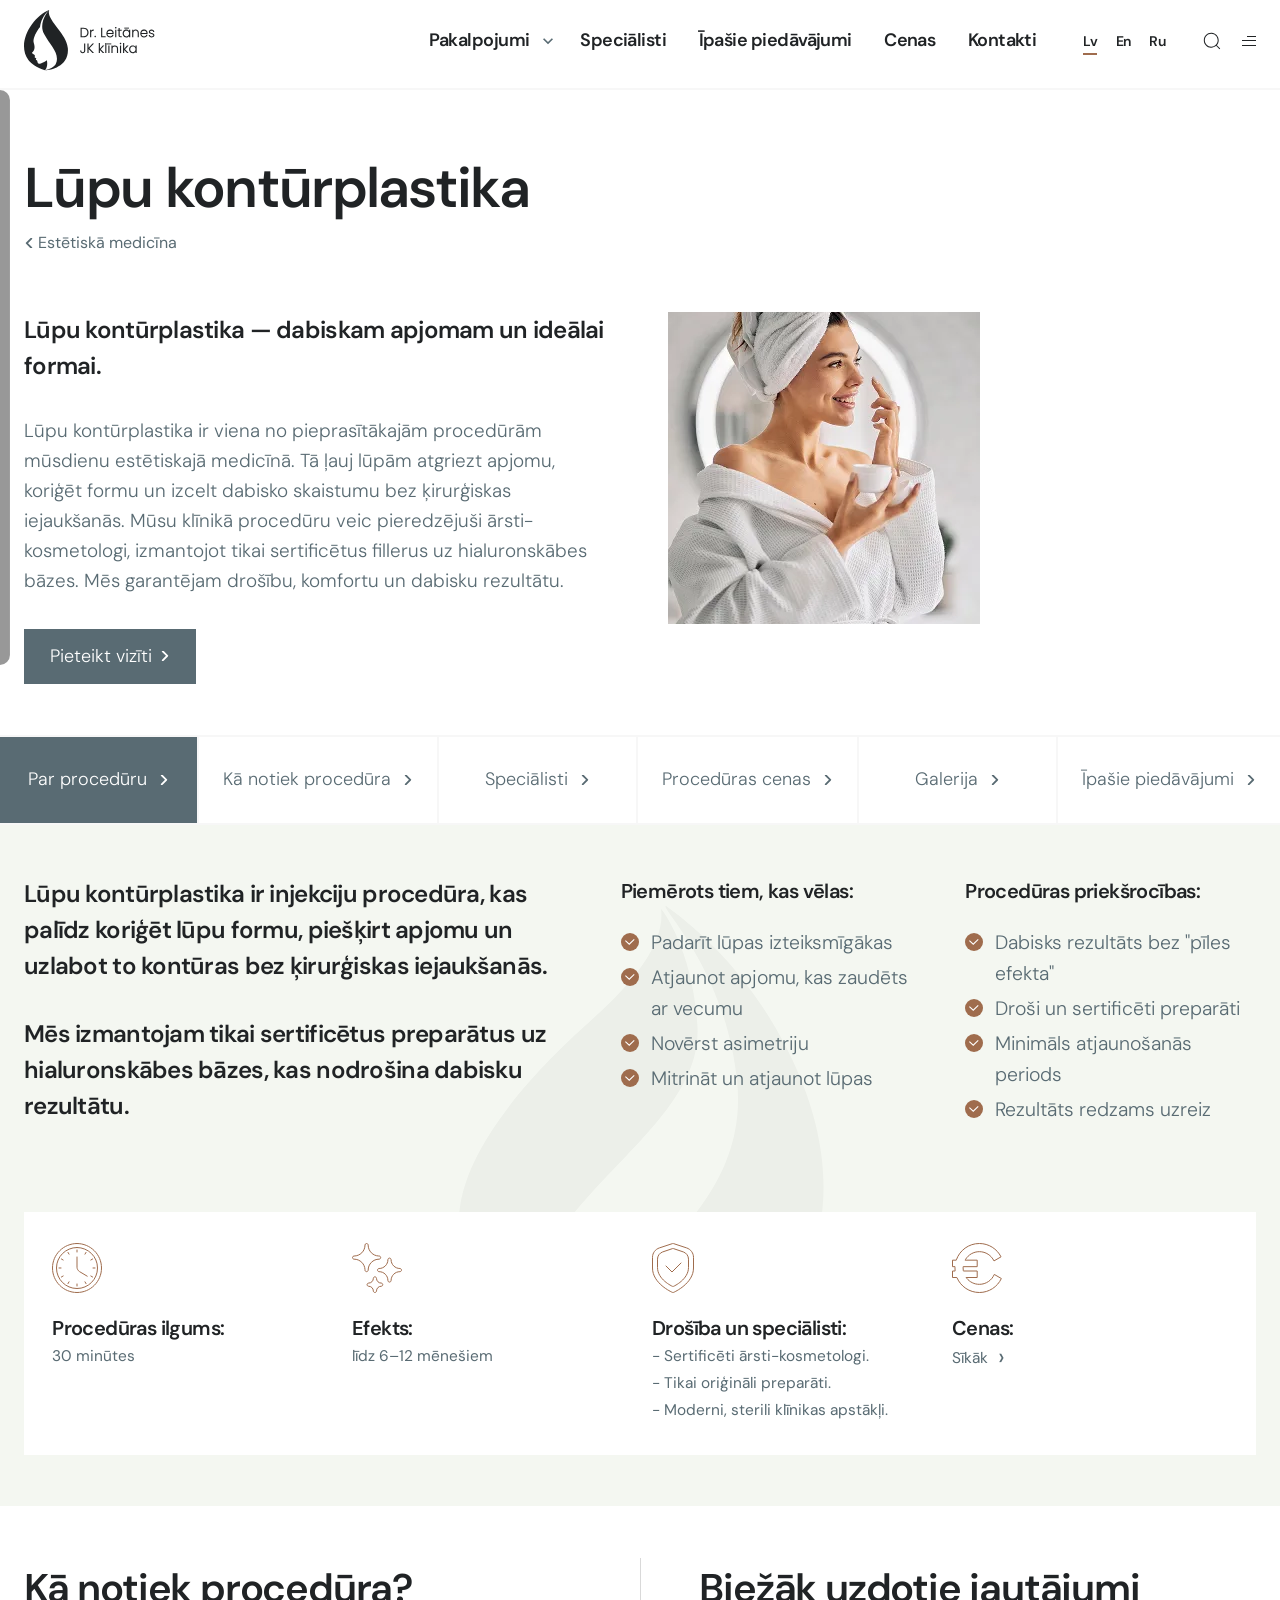
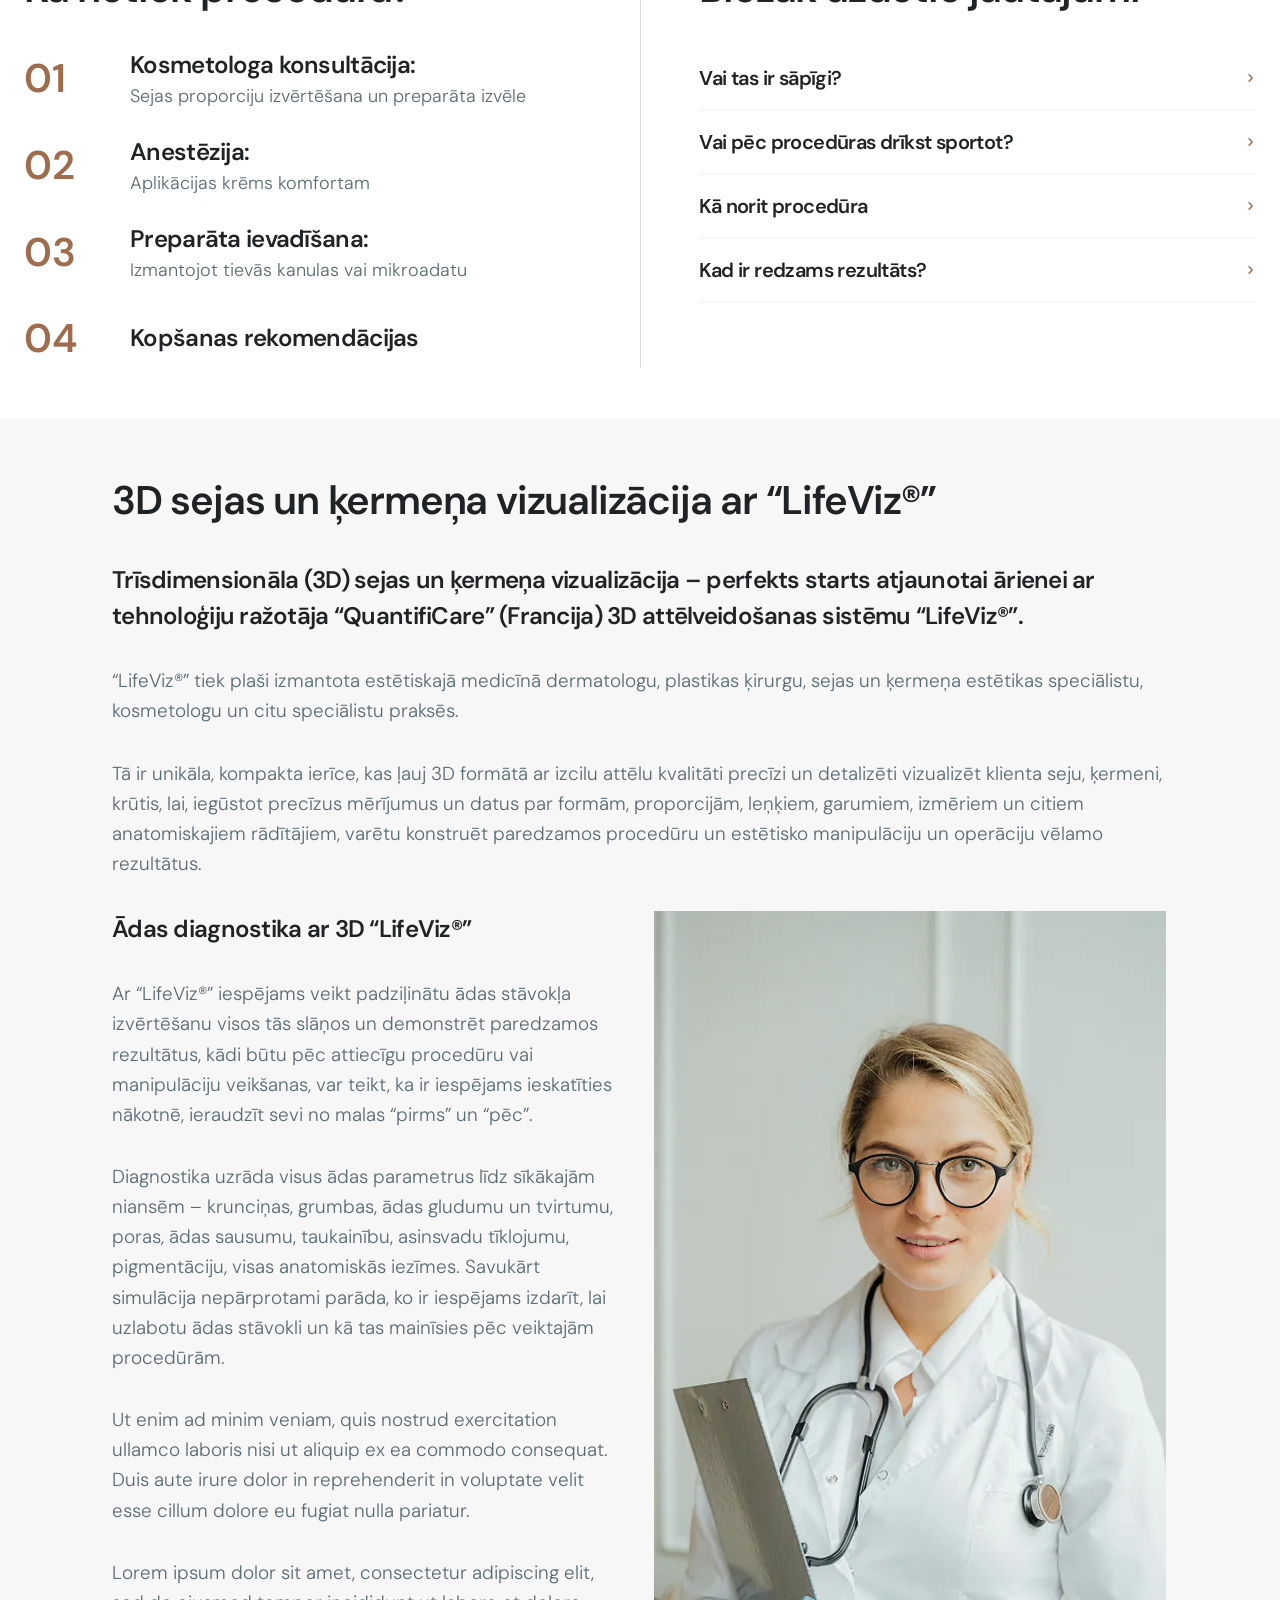
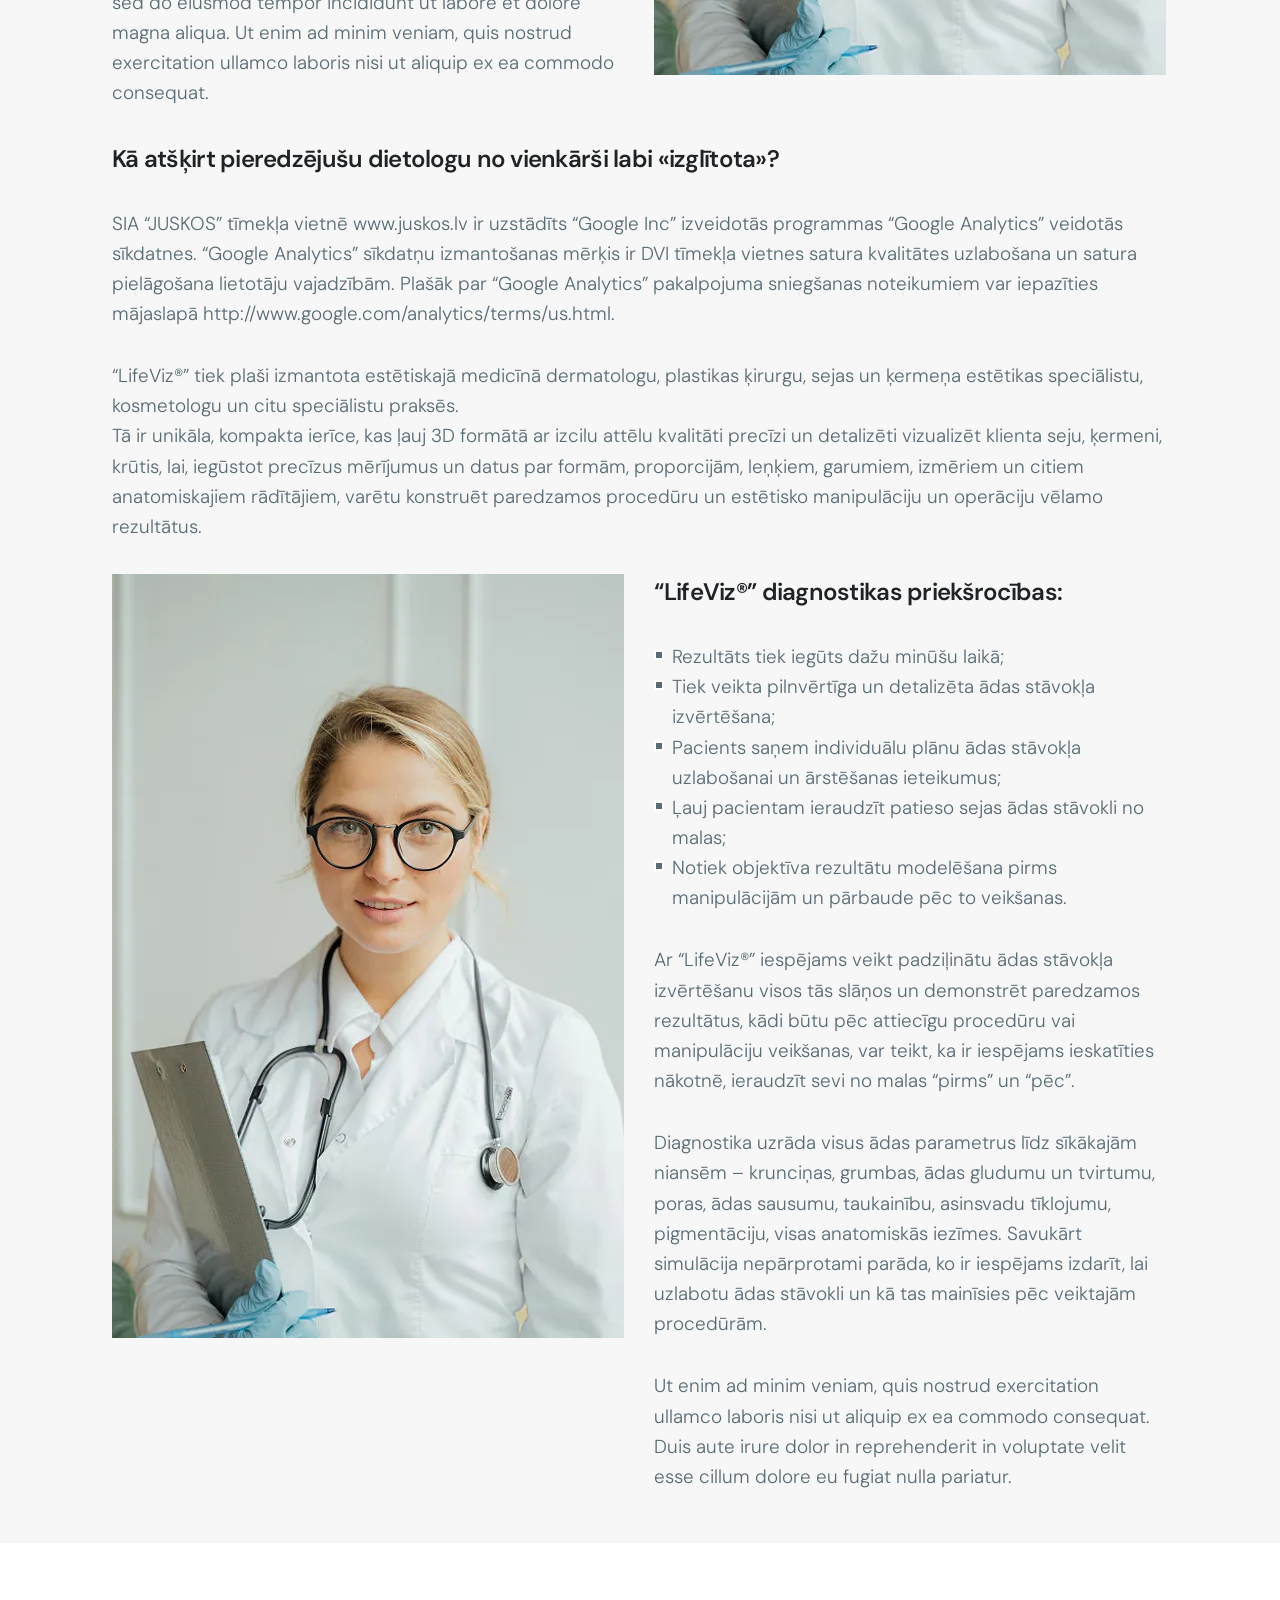
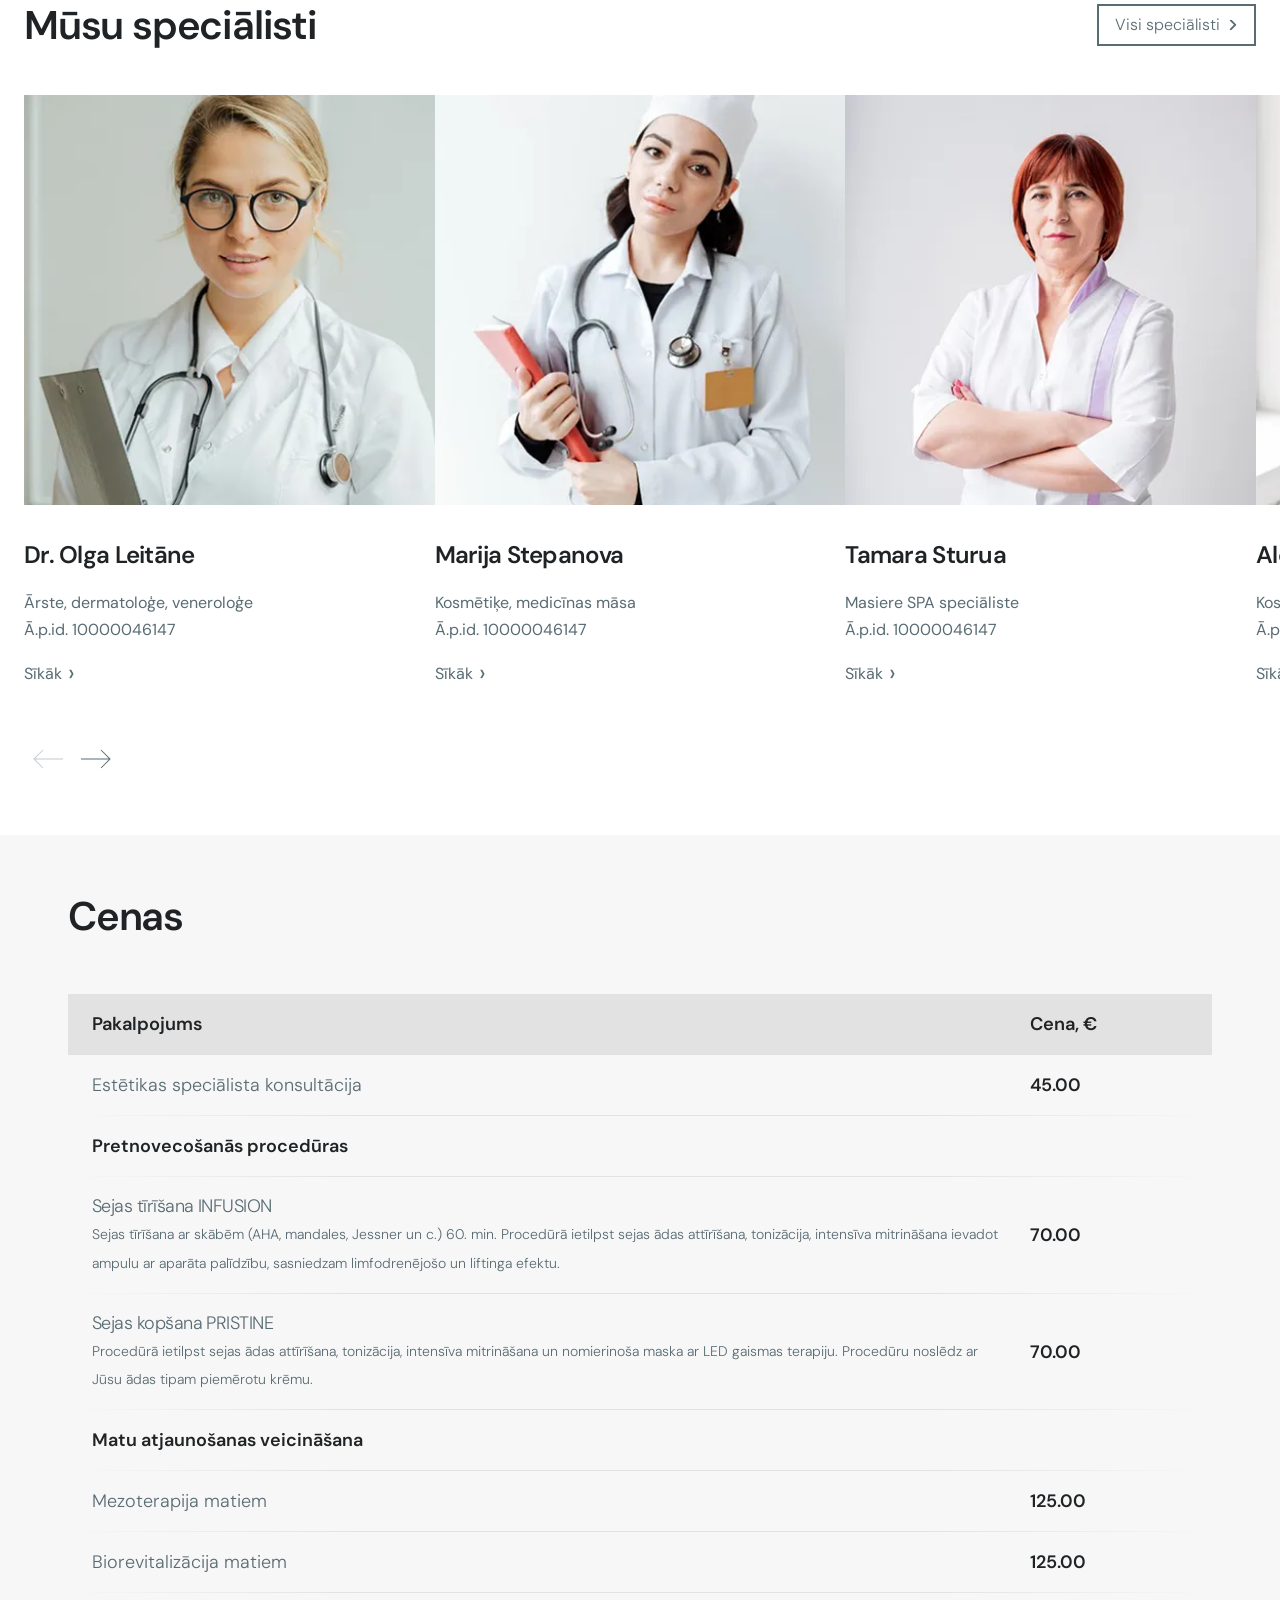
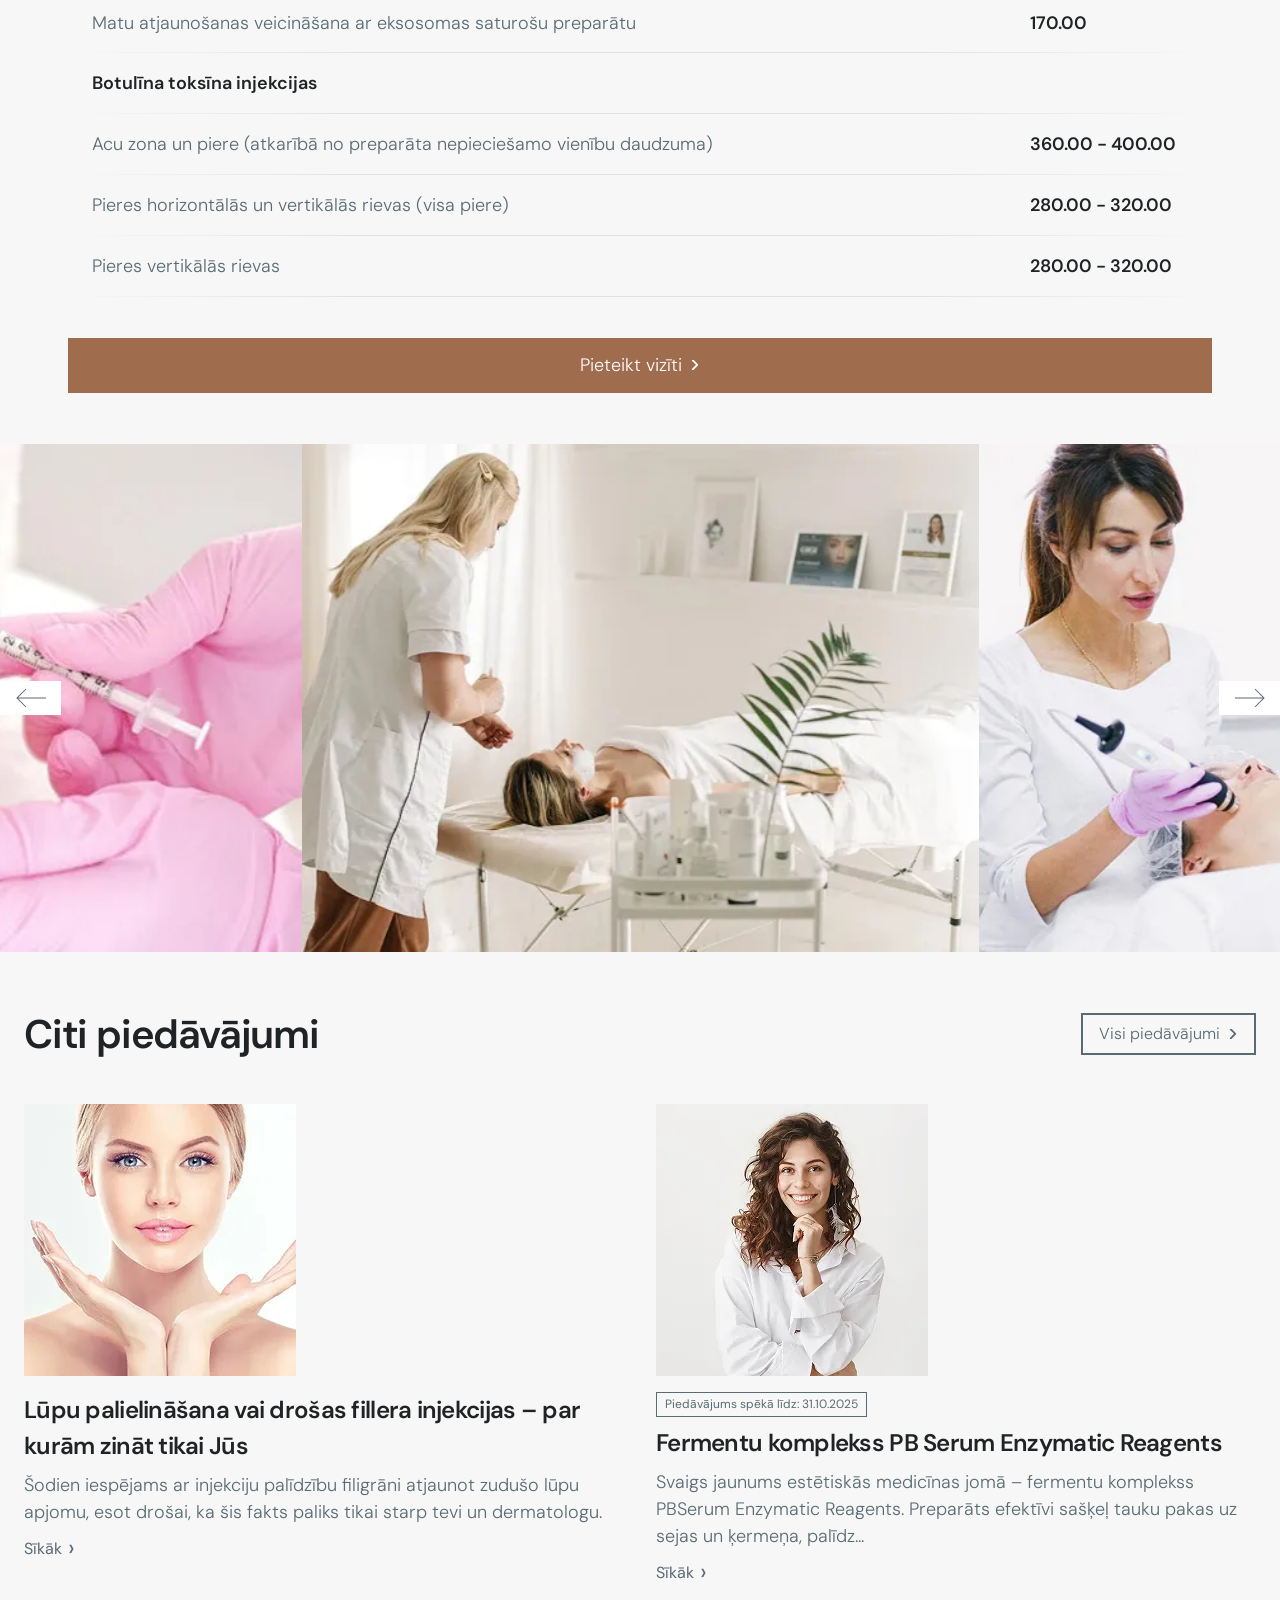
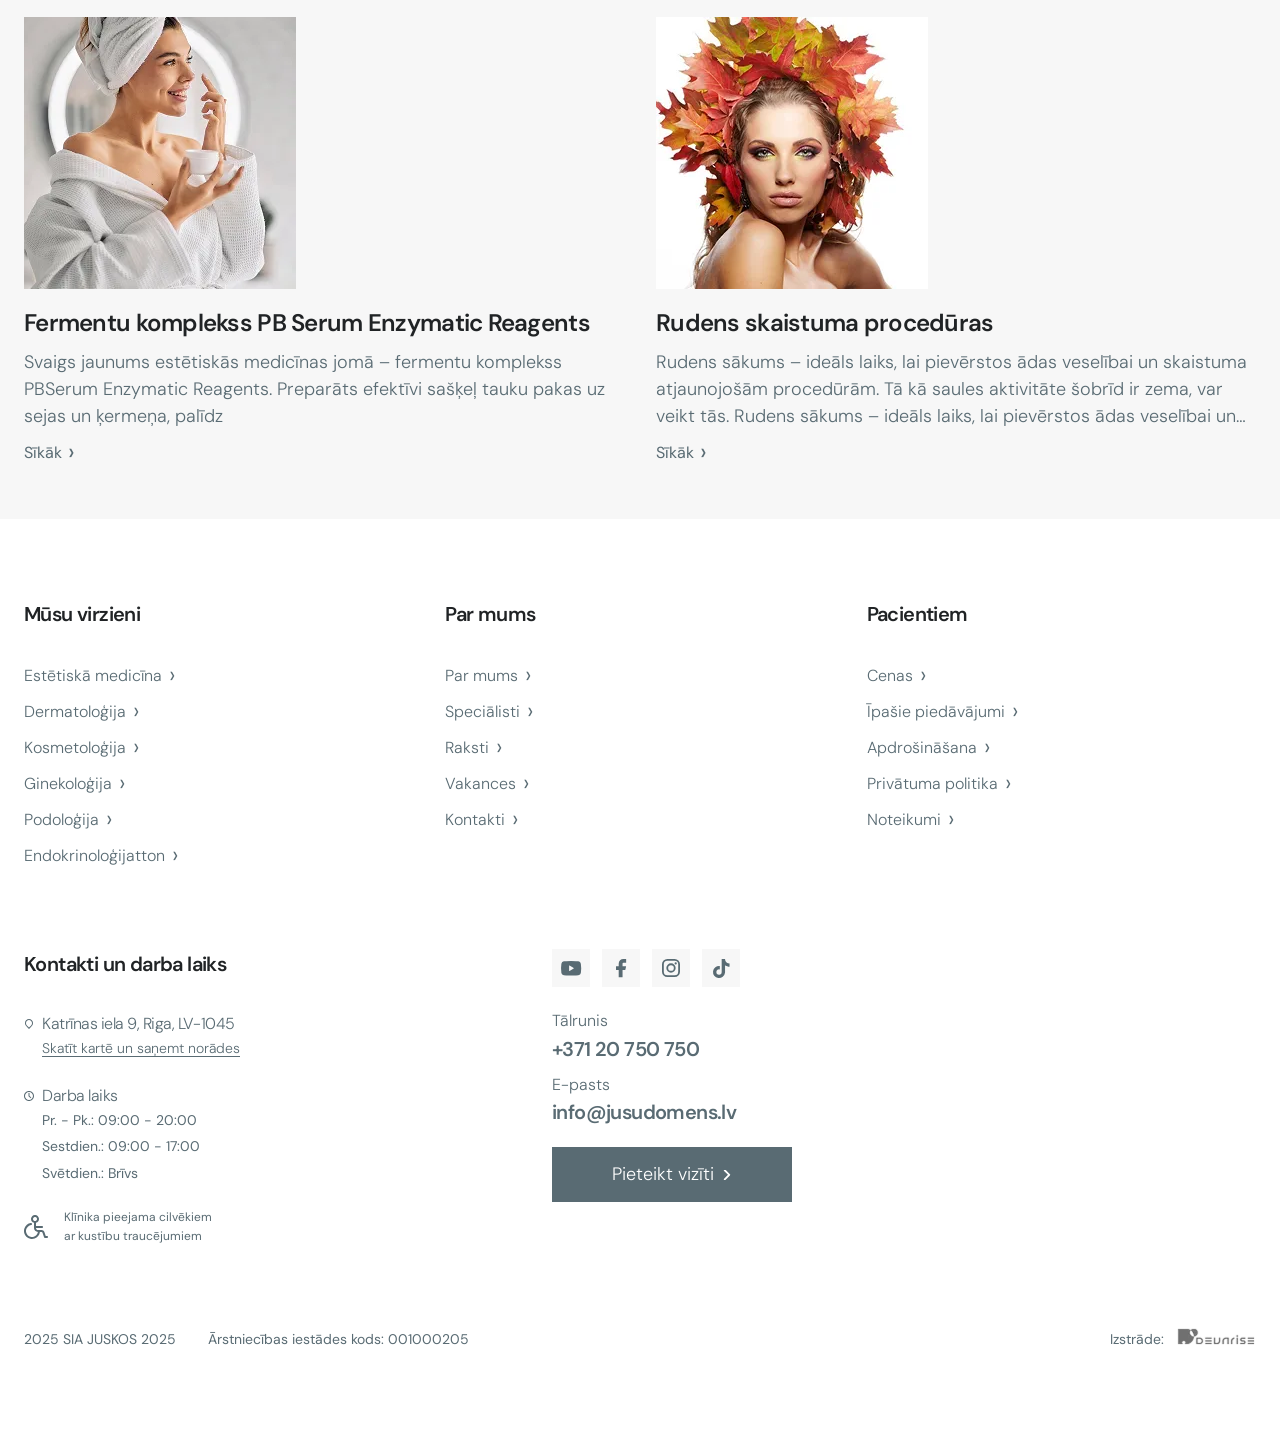
<file: single-services.html>
<!doctype html>
<html lang="lv">
	<head>
		<meta charset="UTF-8">
		<meta name="robots" content="noindex, nofollow">
		<meta name="viewport" content="width=device-width, initial-scale=1, maximum-scale=1, user-scalable=yes">
		<link rel="preload" href="./assets/fonts/DMSans-SemiBold.woff2" as="font" type="font/woff2" crossorigin="anonymous">
		<link rel="preload" href="./assets/fonts/DMSans-Regular.woff2" as="font" type="font/woff2" crossorigin="anonymous">
		<link rel="preload" href="./assets/fonts/DMSans-Medium.woff2" as="font" type="font/woff2" crossorigin="anonymous">
		<link rel="preload" href="./assets/fonts/DMSans-Light.woff2" as="font" type="font/woff2" crossorigin="anonymous">
		<link rel="preload" href="./assets/fonts/DMSans-Bold.woff2" as="font" type="font/woff2" crossorigin="anonymous">
		<link rel="shortcut icon" href="./assets/img/favicon.ico">
		<title>Single Services</title>
		<script type="module" crossorigin="" src="./js/app.min.js?v=1778236340986"></script>
		<script type="module" crossorigin="" src="./js/gallery.min.js?v=1778236340986"></script>
		<script type="module" crossorigin="" src="./js/popup.min.js?v=1778236340986"></script>
		<script type="module" crossorigin="" src="./js/gallery.min2.js?v=1778236340986"></script>
		<script type="module" crossorigin="" src="./js/navpage.min.js?v=1778236340986"></script>
		<script type="module" crossorigin="" src="./js/dynamic.min.js?v=1778236340986"></script>
		<link rel="stylesheet" crossorigin="" href="./css/app.min.css?v=1778236340986">
		<link rel="stylesheet" crossorigin="" href="./css/gallery.min2.css?v=1778236340986">
		<link rel="stylesheet" crossorigin="" href="./css/popup.min.css?v=1778236340986">
		<link rel="stylesheet" crossorigin="" href="./css/gallery.min.css?v=1778236340986">
		<link rel="stylesheet" crossorigin="" href="./css/navpage.min.css?v=1778236340986">
		<link rel="stylesheet" crossorigin="" href="./css/single-services.min.css?v=1778236340986">
		<link rel="stylesheet" crossorigin="" href="./css/wdgblog.min.css?v=1778236340986">
		<link rel="stylesheet" crossorigin="" href="./css/textmedia.min.css?v=1778236340986">
		<link rel="stylesheet" crossorigin="" href="./css/contenteditor.min.css?v=1778236340986">
		<link rel="stylesheet" crossorigin="" href="./css/pageheading.min.css?v=1778236340986">
		<link rel="stylesheet" crossorigin="" href="./css/cspecialist.min.css?v=1778236340986">
		<link rel="stylesheet" crossorigin="" href="./css/cpost.min.css?v=1778236340986">
	</head>
	<body>
		<div class="wrapper">
			<header data-fls-header="" class="header">
				<div class="header__container">
					<div class="header__brand brand">
						<a href="index.html" class="brand__link" aria-label="Dr. Leitānes JK klīnika">
							<span class="brand__logo">
								<img src="./assets/img/logo.svg" alt="Dr. Leitānes JK klīnika" loading="eager">
							</span>
						</a>
					</div>
					<div class="header__menu menu">
						<nav class="menu__body" aria-label="Main navigation">
							<ul class="menu__list">
								<li class="menu__item menu__item_has-services">
									<a href="category-services.html" class="menu__services-toggle menu__link effect-bounce">
										<span>Pakalpojumi</span>
									</a>
									<button type="button" class="menu__arrow" data-services-trigger="" aria-label="Open services submenu" aria-expanded="false" aria-controls="services-submenu">
										<svg class="icon" aria-hidden="true">
											<use href="./assets/img/spritemap.svg#sprite-select"></use>
										</svg>
									</button>
								</li>
								<li class="menu__item">
									<a href="archive-specialists.html" class="menu__link effect-bounce">Speciālisti</a>
								</li>
								<li class="menu__item">
									<a href="archive-offers.html" class="menu__link effect-bounce">Īpašie piedāvājumi</a>
								</li>
								<li class="menu__item">
									<a href="prices.html" class="menu__link effect-bounce">Cenas</a>
								</li>
								<li class="menu__item">
									<a href="contacts.html" class="menu__link effect-bounce">Kontakti</a>
								</li>
							</ul>
						</nav>
					</div>
					<div class="header__actions">
						<ul class="header__languages languages" aria-label="Language switcher">
							<li class="languages__item">
								<a href="#" class="languages__link effect-bounce _active" aria-current="page">Lv</a>
							</li>
							<li class="languages__item">
								<a href="#" class="languages__link effect-bounce">En</a>
							</li>
							<li class="languages__item">
								<a href="#" class="languages__link effect-bounce">Ru</a>
							</li>
						</ul>
						<div class="header__search search">
							<button type="button" class="search__toggle" aria-label="Open search">
								<svg class="icon" aria-hidden="true">
									<use href="./assets/img/spritemap.svg#sprite-search"></use>
								</svg>
							</button>
						</div>
						<button type="button" data-fls-menu="" class="header__burger" aria-label="Open menu">
							<span></span>
						</button>
					</div>
				</div>
				<nav hidden data-fls-init-hidden="" class="header__services-panel services-submenu" id="services-submenu" aria-label="Services submenu">
					<div class="services-submenu__container">
						<div class="services-submenu__grid">
							<div class="services-submenu__column">
								<h5 class="services-submenu__title">
									<a href="category-services.html">Dermatoloģija</a>
								</h5>
								<ul class="services-submenu__list">
									<li>
										<a href="single-services.html">Veidojumu noņemšana</a>
									</li>
									<li>
										<a href="single-services.html">Ādas slimību ārstēšana</a>
									</li>
									<li>
										<a href="single-services.html">Ādas stāvokļa diagnostika</a>
									</li>
								</ul>
							</div>
							<div class="services-submenu__column">
								<h5 class="services-submenu__title">
									<a href="category-services.html">Estētiskā medicīna</a>
								</h5>
								<ul class="services-submenu__list">
									<li>
										<a href="single-services.html">Filleru injekcijas</a>
									</li>
									<li>
										<a href="single-services.html">Botulīna toksīna injekcijas</a>
									</li>
									<li>
										<a href="single-services.html">Lāzerprocedūras</a>
									</li>
									<li>
										<a href="single-services.html">Atjaunojošās un anti-age procedūras</a>
									</li>
									<li>
										<a href="single-services.html">Podoloģija</a>
									</li>
									<li>
										<a href="single-services.html">Aparātprocedūras</a>
									</li>
								</ul>
							</div>
							<div class="services-submenu__column">
								<h5 class="services-submenu__title">
									<a href="category-services.html">Kosmetoloģija</a>
								</h5>
								<ul class="services-submenu__list">
									<li>
										<a href="single-services.html">Sejas tīrīšana</a>
									</li>
									<li>
										<a href="single-services.html">Pīlingi</a>
									</li>
									<li>
										<a href="single-services.html">Lāzerepilācija</a>
									</li>
									<li>
										<a href="single-services.html">Biorevitalizācija</a>
									</li>
									<li>
										<a href="single-services.html">Sejas kopšana</a>
									</li>
									<li>
										<a href="single-services.html">Ķermeņa procedūras</a>
									</li>
									<li>
										<a href="single-services.html">IPL fotoatjaunošana</a>
									</li>
								</ul>
							</div>
							<div class="services-submenu__column">
								<h5 class="services-submenu__title">
									<a href="category-services.html">Ginekoloģija</a>
								</h5>
								<ul class="services-submenu__list">
									<li>
										<a href="single-services.html">Ginekologa konsultācija</a>
									</li>
									<li>
										<a href="single-services.html">Ginekoloģiskā 3D ultrasonogrāfija</a>
									</li>
									<li>
										<a href="single-services.html">Krūšu dziedzeru USG izmeklēšana</a>
									</li>
									<li>
										<a href="single-services.html">Grūtnieces uzraudzība</a>
									</li>
									<li>
										<a href="single-services.html">Apakšsadaļa 5</a>
									</li>
								</ul>
							</div>
							<div class="services-submenu__column">
								<h5 class="services-submenu__title">
									<a href="category-services.html">Podoloģija</a>
								</h5>
								<ul class="services-submenu__list">
									<li>
										<a href="single-services.html">Apakšsadaļa 1</a>
									</li>
									<li>
										<a href="single-services.html">Apakšsadaļa 2</a>
									</li>
									<li>
										<a href="single-services.html">Apakšsadaļa 3</a>
									</li>
								</ul>
							</div>
							<div class="services-submenu__column">
								<h5 class="services-submenu__title">
									<a href="category-services.html">Endokrinoloģija</a>
								</h5>
								<ul class="services-submenu__list">
									<li>
										<a href="single-services.html">Vairogdziedzera USG</a>
									</li>
									<li>
										<a href="single-services.html">Apakšsadaļa 2</a>
									</li>
									<li>
										<a href="single-services.html">Apakšsadaļa 3</a>
									</li>
									<li>
										<a href="single-services.html">Apakšsadaļa 4</a>
									</li>
									<li>
										<a href="single-services.html">Apakšsadaļa 5</a>
									</li>
									<li>
										<a href="single-services.html">Apakšsadaļa 6</a>
									</li>
								</ul>
							</div>
						</div>
						<form action="#" class="services-submenu__search" role="search">
							<label class="services-submenu__field">
								<span class="sr-only">Search services</span>
								<input type="text" class="input services-submenu__input" name="services-search" placeholder="Ievadiet, ko vēlaties atrast" autocomplete="off">
							</label>
							<button type="submit" class="services-submenu__submit" aria-label="Search services">
								<svg class="icon" aria-hidden="true">
									<use href="./assets/img/spritemap.svg#sprite-search"></use>
								</svg>
							</button>
						</form>
					</div>
				</nav>
				<div hidden data-fls-init-hidden="" class="header__search-panel search-panel">
					<div class="search-panel__container">
						<form action="#" class="search-panel__form" role="search">
							<label class="search-panel__field">
								<span class="sr-only">Search</span>
								<input data-fls-input="" type="text" name="search" class="input search-panel__input" placeholder="Ievadiet, ko vēlaties atrast" autocomplete="off">
							</label>
							<button type="submit" class="search-panel__submit" aria-label="Submit search">
								<svg class="icon" aria-hidden="true">
									<use href="./assets/img/spritemap.svg#sprite-search"></use>
								</svg>
							</button>
						</form>
					</div>
				</div>
				<div class="header__overlay"></div>
				<div hidden data-fls-init-hidden="" class="header__panel panel-header">
					<div class="panel-header__inner">
						<div class="panel-header__top">
							<ul class="panel-header__languages languages" aria-label="Language switcher">
								<li class="languages__item">
									<a href="#" class="languages__link effect-bounce _active" aria-current="page">Lv</a>
								</li>
								<li class="languages__item">
									<a href="#" class="languages__link effect-bounce">En</a>
								</li>
								<li class="languages__item">
									<a href="#" class="languages__link effect-bounce">Ru</a>
								</li>
							</ul>
							<button type="button" data-fls-menu="" class="panel-header__close header__burger icon-menu _active" aria-label="Close menu">
								<span></span>
							</button>
						</div>
						<nav class="panel-header__nav" aria-label="Mobile navigation">
							<ul class="panel-header__list">
								<li class="panel-header__item">
									<a href="category-services.html" class="panel-header__link effect-bounce">Pakalpojumi</a>
								</li>
								<li class="panel-header__item">
									<a href="about.html" class="panel-header__link effect-bounce">Par mums</a>
								</li>
								<li class="panel-header__item">
									<a href="archive-offers.html" class="panel-header__link effect-bounce">Īpašie piedāvājumi</a>
								</li>
								<li class="panel-header__item">
									<a href="archive-news.html" class="panel-header__link effect-bounce">Informācija pacientiem</a>
								</li>
								<li class="panel-header__item">
									<a href="prices.html" class="panel-header__link effect-bounce">Cenas</a>
								</li>
							</ul>
						</nav>
						<div class="panel-header__info">
							<div class="panel-header__block info-block info-block_location">
								<div class="panel-header__heading info-block__heading">
									<svg class="icon" aria-hidden="true">
										<use href="./assets/img/spritemap.svg#sprite-location"></use>
									</svg>
									<p class="info-block__title">Katrīnas iela 9, Rīga, LV-1045</p>
								</div>
								<div class="info-block__body">
									<a href="#" class="panel-header__caption info-block__caption">Skatīt kartē un saņemt norādes</a>
								</div>
							</div>
							<div class="panel-header__block info-block info-block_schedule">
								<div class="panel-header__heading info-block__heading">
									<svg class="icon" aria-hidden="true">
										<use href="./assets/img/spritemap.svg#sprite-schedule"></use>
									</svg>
									<p class="info-block__title">Darba laiks</p>
								</div>
								<div class="info-block__body">
									<ul class="panel-header__schedule info-block__list">
										<li>Pr. - Pk.: 09:00 - 20:00</li>
										<li>Sestdien.: 09:00 - 17:00</li>
										<li>Svētdien.: Brīvs</li>
									</ul>
								</div>
							</div>
							<div class="panel-header__contacts contact-list">
								<div class="panel-header__contact contact-list__item">
									<span class="panel-header__label contact-list__label">Tālrunis</span>
									<a href="tel:+37120750750" class="panel-header__value contact-list__value">+371 20 750 750</a>
								</div>
								<div class="panel-header__contact contact-list__item">
									<span class="panel-header__label contact-list__label">E-pasts</span>
									<a href="mailto:info@jusudomens.lv" class="panel-header__value contact-list__value">info@jusudomens.lv</a>
								</div>
							</div>
							<button type="button" class="panel-header__button btn btn_border-grey" data-fls-button="" aria-label="Book an appointment" data-fls-popup-link="appointment">
								<span>Pieteikt vizīti</span>
								<svg class="icon icon_chevron" aria-hidden="true">
									<use href="./assets/img/spritemap.svg#sprite-chevron"></use>
								</svg>
							</button>
							<ul class="panel-header__socials socials-list" aria-label="Social media">
								<li>
									<a href="#" class="socials-list__link" aria-label="YouTube">
										<svg class="icon" aria-hidden="true">
											<use href="./assets/img/spritemap.svg#sprite-youtube"></use>
										</svg>
									</a>
								</li>
								<li>
									<a href="#" class="socials-list__link" aria-label="Facebook">
										<svg class="icon" aria-hidden="true">
											<use href="./assets/img/spritemap.svg#sprite-facebook"></use>
										</svg>
									</a>
								</li>
								<li>
									<a href="#" class="socials-list__link" aria-label="Instagram">
										<svg class="icon" aria-hidden="true">
											<use href="./assets/img/spritemap.svg#sprite-instagram"></use>
										</svg>
									</a>
								</li>
								<li>
									<a href="#" class="socials-list__link" aria-label="TikTok">
										<svg class="icon" aria-hidden="true">
											<use href="./assets/img/spritemap.svg#sprite-tiktok"></use>
										</svg>
									</a>
								</li>
							</ul>
						</div>
					</div>
				</div>
			</header>
			<main class="page">
				<section class="page-heading" aria-labelledby="page-heading-title" data-fls-pageheading="">
					<div class="page-heading__container">
						<div class="page-heading__main">
							<h1 id="page-heading-title" class="page-heading__title">Lūpu kontūrplastika</h1>
							<a href="category-services.html" class="page-heading__back">
								<svg class="icon" aria-hidden="true">
									<use href="./assets/img/spritemap.svg#sprite-chevron"></use>
								</svg>
								<span>Estētiskā medicīna</span>
							</a>
						</div>
					</div>
				</section>
				<section class="text-media" data-fls-textmedia="" aria-labelledby="text-media-title">
					<div class="text-media__container">
						<h2 id="text-media-title" class="sr-only">Lūpu kontūrplastika</h2>
						<div class="text-media__body">
							<div class="text-media__content">
								<div class="text-media__text _content">
									<h3>Lūpu kontūrplastika — dabiskam apjomam un ideālai formai.</h3>
									<p>
										Lūpu kontūrplastika ir viena no pieprasītākajām procedūrām mūsdienu estētiskajā medicīnā. Tā ļauj lūpām
              atgriezt apjomu, koriģēt formu un izcelt dabisko skaistumu bez ķirurģiskas iejaukšanās. Mūsu klīnikā
              procedūru veic pieredzējuši ārsti-kosmetologi, izmantojot tikai sertificētus fillerus uz
              hialuronskābes bāzes. Mēs garantējam drošību, komfortu un dabisku rezultātu.
									</p>
								</div>
								<div class="text-media__actions" data-fls-button="">
									<a href="#" class="text-media__button btn btn_fill-grey">
										<span>Pieteikt vizīti</span>
										<svg class="icon icon_chevron" aria-hidden="true">
											<use href="./assets/img/spritemap.svg#sprite-chevron"></use>
										</svg>
									</a>
								</div>
							</div>
							<div class="text-media__media">
								<picture>
									<source media="(max-width: 767.98px)" srcset="./assets/img/placeholder.svg" data-fls-lazy-srcset="./assets/img/text-media/media3_mob.webp">
									<img src="./assets/img/placeholder.svg" data-fls-lazy="./assets/img/text-media/media3.webp" alt="Lūpu kontūrplastika">
								</picture>
							</div>
						</div>
					</div>
				</section>
				<section class="nav-page" data-fls-navpage="" aria-labelledby="nav-page-title">
					<div class="nav-page__container">
						<h2 id="nav-page-title" class="sr-only">Lapas navigācija</h2>
						<nav class="nav-page__nav" aria-label="Lapas sadaļas">
							<ul class="nav-page__list">
								<li class="nav-page__item">
									<a href="#procedure-overview" class="nav-page__link">
										<span>Par procedūru</span>
										<svg class="icon icon_chevron" aria-hidden="true">
											<use href="./assets/img/spritemap.svg#sprite-chevron"></use>
										</svg>
									</a>
								</li>
								<li class="nav-page__item">
									<a href="#procedure-steps" class="nav-page__link">
										<span>Kā notiek procedūra</span>
										<svg class="icon icon_chevron" aria-hidden="true">
											<use href="./assets/img/spritemap.svg#sprite-chevron"></use>
										</svg>
									</a>
								</li>
								<li class="nav-page__item">
									<a href="#widget-specialists" class="nav-page__link">
										<span>Speciālisti</span>
										<svg class="icon icon_chevron" aria-hidden="true">
											<use href="./assets/img/spritemap.svg#sprite-chevron"></use>
										</svg>
									</a>
								</li>
								<li class="nav-page__item">
									<a href="#price-table" class="nav-page__link">
										<span>Procedūras cenas</span>
										<svg class="icon icon_chevron" aria-hidden="true">
											<use href="./assets/img/spritemap.svg#sprite-chevron"></use>
										</svg>
									</a>
								</li>
								<li class="nav-page__item">
									<a href="#widget-gallery" class="nav-page__link">
										<span>Galerija</span>
										<svg class="icon icon_chevron" aria-hidden="true">
											<use href="./assets/img/spritemap.svg#sprite-chevron"></use>
										</svg>
									</a>
								</li>
								<li class="nav-page__item">
									<a href="#special-offers" class="nav-page__link">
										<span>Īpašie piedāvājumi</span>
										<svg class="icon icon_chevron" aria-hidden="true">
											<use href="./assets/img/spritemap.svg#sprite-chevron"></use>
										</svg>
									</a>
								</li>
							</ul>
						</nav>
					</div>
				</section>
				<section id="procedure-overview" class="procedure-overview" data-fls-procoverview="" aria-labelledby="procedure-overview-title">
					<div class="procedure-overview__container">
						<h2 id="procedure-overview-title" class="sr-only">Procedūras pārskats</h2>
						<div class="procedure-overview__top">
							<div class="procedure-overview__lead">
								<div class="procedure-overview__text _content">
									<h3>
										Lūpu kontūrplastika ir injekciju procedūra, kas palīdz koriģēt lūpu formu, piešķirt apjomu un uzlabot to
            kontūras bez ķirurģiskas iejaukšanās.
									</h3>
									<h4>
										Mēs izmantojam tikai sertificētus preparātus uz hialuronskābes bāzes, kas nodrošina dabisku rezultātu.
									</h4>
								</div>
							</div>
							<div class="procedure-overview__columns">
								<div class="procedure-overview__group">
									<h5 class="procedure-overview__subtitle">Piemērots tiem, kas vēlas:</h5>
									<ul class="procedure-overview__list list-check list-check_brown">
										<li>Padarīt lūpas izteiksmīgākas</li>
										<li>Atjaunot apjomu, kas zaudēts ar vecumu</li>
										<li>Novērst asimetriju</li>
										<li>Mitrināt un atjaunot lūpas</li>
									</ul>
								</div>
								<div class="procedure-overview__group">
									<h5 class="procedure-overview__subtitle">Procedūras priekšrocības:</h5>
									<ul class="procedure-overview__list list-check list-check_brown">
										<li>Dabisks rezultāts bez "pīles efekta"</li>
										<li>Droši un sertificēti preparāti</li>
										<li>Minimāls atjaunošanās periods</li>
										<li>Rezultāts redzams uzreiz</li>
									</ul>
								</div>
							</div>
						</div>
						<div class="procedure-overview__bottom">
							<div class="procedure-overview__facts">
								<article class="procedure-overview__fact fact-overview">
									<div class="fact-overview__icon">
										<img src="./assets/img/icons/overview1.svg" alt="" aria-hidden="true">
									</div>
									<div class="fact-overview__content">
										<h5 class="fact-overview__title">Procedūras ilgums:</h5>
										<div class="fact-overview__text">30 minūtes</div>
									</div>
								</article>
								<article class="procedure-overview__fact fact-overview">
									<div class="fact-overview__icon">
										<img src="./assets/img/icons/overview2.svg" alt="" aria-hidden="true">
									</div>
									<div class="fact-overview__content">
										<h5 class="fact-overview__title">Efekts:</h5>
										<div class="fact-overview__text">līdz 6–12 mēnešiem</div>
									</div>
								</article>
								<article class="procedure-overview__fact fact-overview">
									<div class="fact-overview__icon">
										<img src="./assets/img/icons/overview3.svg" alt="" aria-hidden="true">
									</div>
									<div class="fact-overview__content">
										<h5 class="fact-overview__title">Drošība un speciālisti:</h5>
										<div class="fact-overview__text">
											<p>- Sertificēti ārsti-kosmetologi.</p>
											<p>- Tikai oriģināli preparāti.</p>
											<p>- Moderni, sterili klīnikas apstākļi.</p>
										</div>
									</div>
								</article>
								<article class="procedure-overview__fact fact-overview">
									<div class="fact-overview__icon">
										<img src="./assets/img/icons/overview4.svg" alt="" aria-hidden="true">
									</div>
									<div class="fact-overview__content">
										<h5 class="fact-overview__title">Cenas:</h5>
										<a href="#procedure-prices" class="fact-overview__link link-more">
											<span>Sīkāk</span>
										</a>
									</div>
								</article>
							</div>
						</div>
					</div>
				</section>
				<section id="procedure-steps" class="procedure-steps" data-fls-procsteps="" aria-labelledby="procedure-steps-title">
					<div class="procedure-steps__container">
						<h2 id="procedure-steps-title" class="sr-only">Kā notiek procedūra un biežāk uzdotie jautājumi</h2>
						<div class="procedure-steps__layout">
							<div class="procedure-steps__content">
								<h3 class="procedure-steps__heading">Kā notiek procedūra?</h3>
								<ol class="procedure-steps__list">
									<li class="procedure-steps__item step-proc">
										<div class="step-proc__number">01</div>
										<div class="step-proc__content">
											<h3 class="step-proc__title">Kosmetologa konsultācija:</h3>
											<div class="step-proc__text">Sejas proporciju izvērtēšana un preparāta izvēle</div>
										</div>
									</li>
									<li class="procedure-steps__item step-proc">
										<div class="step-proc__number">02</div>
										<div class="step-proc__content">
											<h4 class="step-proc__title">Anestēzija:</h4>
											<div class="step-proc__text">Aplikācijas krēms komfortam</div>
										</div>
									</li>
									<li class="procedure-steps__item step-proc">
										<div class="step-proc__number">03</div>
										<div class="step-proc__content">
											<h4 class="step-proc__title">Preparāta ievadīšana:</h4>
											<div class="step-proc__text">Izmantojot tievās kanulas vai mikroadatu</div>
										</div>
									</li>
									<li class="procedure-steps__item step-proc">
										<div class="step-proc__number">04</div>
										<div class="step-proc__content">
											<h4 class="step-proc__title">Kopšanas rekomendācijas</h4>
										</div>
									</li>
								</ol>
							</div>
							<div class="procedure-steps__faq">
								<h3 class="procedure-steps__heading">Biežāk uzdotie jautājumi</h3>
								<div data-fls-spollers="" class="procedure-steps__spollers spollers">
									<details class="spollers__item" open>
										<summary class="spollers__title">Vai tas ir sāpīgi?</summary>
										<div class="spollers__body">
											Procedūras laikā tiek izmantots anestēzijas krēms, tāpēc diskomforts parasti ir minimāls un īslaicīgs.
										</div>
									</details>
									<details class="spollers__item">
										<summary class="spollers__title">Vai pēc procedūras drīkst sportot?</summary>
										<div class="spollers__body">
											Pirmajās 24 stundās ieteicams izvairīties no intensīvas fiziskas slodzes, saunas un karstuma.
										</div>
									</details>
									<details class="spollers__item">
										<summary class="spollers__title">Kā norit procedūra</summary>
										<div class="spollers__body">
											Sākumā notiek konsultācija, pēc tam anestēzija, preparāta ievadīšana un kopšanas rekomendāciju izskaidrošana.
										</div>
									</details>
									<details class="spollers__item">
										<summary class="spollers__title">Kad ir redzams rezultāts?</summary>
										<div class="spollers__body">
											Sākotnējais efekts ir redzams uzreiz pēc procedūras, bet gala rezultāts stabilizējas tuvāko dienu laikā.
										</div>
									</details>
								</div>
							</div>
						</div>
					</div>
				</section>
				<section class="content-editor section-bg" data-fls-contenteditor="" aria-labelledby="content-editor-title">
					<div class="content-editor__container">
						<h2 id="content-editor-title" class="sr-only">Papildu informācija par procedūru</h2>
						<div class="content-editor__body _content">
							<h2>3D sejas un ķermeņa vizualizācija ar “LifeViz®”</h2>
							<h3>
								Trīsdimensionāla (3D) sejas un ķermeņa vizualizācija – perfekts starts atjaunotai ārienei ar tehnoloģiju
        ražotāja “QuantifiCare” (Francija) 3D attēlveidošanas sistēmu “LifeViz®”.
							</h3>
							<p>
								“LifeViz®” tiek plaši izmantota estētiskajā medicīnā dermatologu, plastikas ķirurgu, sejas un ķermeņa
        estētikas speciālistu, kosmetologu un citu speciālistu praksēs.
							</p>
							<p>
								Tā ir unikāla, kompakta ierīce, kas ļauj 3D formātā ar izcilu attēlu kvalitāti precīzi un detalizēti
        vizualizēt klienta seju, ķermeni, krūtis, lai, iegūstot precīzus mērījumus un datus par formām, proporcijām,
        leņķiem, garumiem, izmēriem un citiem anatomiskajiem rādītājiem, varētu konstruēt paredzamos procedūru un
        estētisko manipulāciju un operāciju vēlamo rezultātus.
							</p>
							<div class="content-editor__row content-editor__row_image-right">
								<div class="content-editor__column _content">
									<h4>Ādas diagnostika ar 3D “LifeViz®”</h4>
									<p>
										Ar “LifeViz®” iespējams veikt padziļinātu ādas stāvokļa izvērtēšanu visos tās slāņos un demonstrēt
            paredzamos rezultātus, kādi būtu pēc attiecīgu procedūru vai manipulāciju veikšanas, var teikt, ka ir
            iespējams ieskatīties nākotnē, ieraudzīt sevi no malas “pirms” un “pēc”.
									</p>
									<p>
										Diagnostika uzrāda visus ādas parametrus līdz sīkākajām niansēm – krunciņas, grumbas, ādas gludumu un
            tvirtumu, poras, ādas sausumu, taukainību, asinsvadu tīklojumu, pigmentāciju, visas anatomiskās iezīmes.
            Savukārt simulācija nepārprotami parāda, ko ir iespējams izdarīt, lai uzlabotu ādas stāvokli un kā tas
            mainīsies pēc veiktajām procedūrām.
									</p>
									<p>
										Ut enim ad minim veniam, quis nostrud exercitation ullamco laboris nisi ut aliquip ex ea commodo consequat.
            Duis aute irure dolor in reprehenderit in voluptate velit esse cillum dolore eu fugiat nulla pariatur.
									</p>
									<p>
										Lorem ipsum dolor sit amet, consectetur adipiscing elit, sed do eiusmod tempor incididunt ut labore et
            dolore magna aliqua. Ut enim ad minim veniam, quis nostrud exercitation ullamco laboris nisi ut aliquip ex
            ea commodo consequat.
									</p>
								</div>
								<figure class="content-editor__media">
									<picture>
										<img alt="Ādas diagnostika ar 3D LifeViz" src="./assets/img/blog/image1.webp">
									</picture>
								</figure>
							</div>
							<h4>Kā atšķirt pieredzējušu dietologu no vienkārši labi «izglītota»?</h4>
							<p>
								SIA “JUSKOS” tīmekļa vietnē www.juskos.lv ir uzstādīts “Google Inc” izveidotās programmas “Google Analytics”
        veidotās sīkdatnes. “Google Analytics” sīkdatņu izmantošanas mērķis ir DVI tīmekļa vietnes satura kvalitātes
        uzlabošana un satura pielāgošana lietotāju vajadzībām. Plašāk par “Google Analytics” pakalpojuma sniegšanas
        noteikumiem var iepazīties mājaslapā
								<a href="http://www.google.com/analytics/terms/us.html">http://www.google.com/analytics/terms/us.html.</a>
							</p>
							<p>
								“LifeViz®” tiek plaši izmantota estētiskajā medicīnā dermatologu, plastikas ķirurgu, sejas un ķermeņa
        estētikas speciālistu, kosmetologu un citu speciālistu praksēs.
								<br>
								Tā ir unikāla, kompakta ierīce, kas ļauj 3D formātā ar izcilu attēlu kvalitāti precīzi un detalizēti
        vizualizēt klienta seju, ķermeni, krūtis, lai, iegūstot precīzus mērījumus un datus par formām, proporcijām,
        leņķiem, garumiem, izmēriem un citiem anatomiskajiem rādītājiem, varētu konstruēt paredzamos procedūru un
        estētisko manipulāciju un operāciju vēlamo rezultātus.
							</p>
							<div class="content-editor__row content-editor__row_image-left">
								<figure class="content-editor__media">
									<picture>
										<img alt="LifeViz diagnostika" src="./assets/img/blog/image1.webp">
									</picture>
								</figure>
								<div class="content-editor__column _content">
									<h4>“LifeViz®” diagnostikas priekšrocības:</h4>
									<ul>
										<li>Rezultāts tiek iegūts dažu minūšu laikā;</li>
										<li>Tiek veikta pilnvērtīga un detalizēta ādas stāvokļa izvērtēšana;</li>
										<li>
											Pacients saņem individuālu plānu ādas stāvokļa uzlabošanai un ārstēšanas ieteikumus;
										</li>
										<li>Ļauj pacientam ieraudzīt patieso sejas ādas stāvokli no malas;</li>
										<li>
											Notiek objektīva rezultātu modelēšana pirms manipulācijām un pārbaude pēc to veikšanas.
										</li>
									</ul>
									<p>
										Ar “LifeViz®” iespējams veikt padziļinātu ādas stāvokļa izvērtēšanu visos tās slāņos un demonstrēt
            paredzamos rezultātus, kādi būtu pēc attiecīgu procedūru vai manipulāciju veikšanas, var teikt, ka ir
            iespējams ieskatīties nākotnē, ieraudzīt sevi no malas “pirms” un “pēc”.
									</p>
									<p>
										Diagnostika uzrāda visus ādas parametrus līdz sīkākajām niansēm – krunciņas, grumbas, ādas gludumu un
            tvirtumu, poras, ādas sausumu, taukainību, asinsvadu tīklojumu, pigmentāciju, visas anatomiskās iezīmes.
            Savukārt simulācija nepārprotami parāda, ko ir iespējams izdarīt, lai uzlabotu ādas stāvokli un kā tas
            mainīsies pēc veiktajām procedūrām.
									</p>
									<p>
										Ut enim ad minim veniam, quis nostrud exercitation ullamco laboris nisi ut aliquip ex ea commodo consequat.
            Duis aute irure dolor in reprehenderit in voluptate velit esse cillum dolore eu fugiat nulla pariatur.
									</p>
								</div>
							</div>
						</div>
					</div>
				</section>
				<section id="widget-specialists" class="widget-specialists" data-fls-wdgspecialists="" aria-labelledby="wdgspecialists-title" style="background-color: #fff;">
					<div class="widget-specialists__container">
						<div class="widget-specialists__head _heading">
							<h2 id="wdgspecialists-title" class="widget-specialists__title">Mūsu speciālisti</h2>
							<a href="archive-specialists.html" class="widget-specialists__button btn btn_small btn_border-grey" data-fls-button="" aria-label="View all specialists" data-fls-dynamic=".widget-specialists__navigation, 767.98">
								<span>Visi speciālisti</span>
								<svg class="icon icon_chevron" aria-hidden="true">
									<use href="./assets/img/spritemap.svg#sprite-chevron"></use>
								</svg>
							</a>
						</div>
						<div data-fls-slider="specialists" class="widget-specialists__slider swiper">
							<div class="widget-specialists__wrapper swiper-wrapper">
								<article class="widget-specialists__slide swiper-slide specialist-card" data-fls-cspecialist="" data-specialist-category="all">
									<a href="single-specialists.html" class="specialist-card__image">
										<img src="./assets/img/placeholder.svg" data-fls-lazy="./assets/img/specialists/specialist1.webp" alt="Dr. Olga Leitāne">
									</a>
									<div class="specialist-card__content">
										<h3 class="specialist-card__name">
											<a href="single-specialists.html">Dr. Olga Leitāne</a>
										</h3>
										<div class="specialist-card__meta">
											<p>Ārste, dermatoloģe, veneroloģe</p>
											<p>Ā.p.id. 10000046147</p>
										</div>
										<a href="single-specialists.html" class="specialist-card__more link-more">Sīkāk</a>
									</div>
								</article>
								<article class="widget-specialists__slide swiper-slide specialist-card" data-fls-cspecialist="" data-specialist-category="all">
									<a href="single-specialists.html" class="specialist-card__image">
										<img src="./assets/img/placeholder.svg" data-fls-lazy="./assets/img/specialists/specialist2.webp" alt="Marija Stepanova">
									</a>
									<div class="specialist-card__content">
										<h3 class="specialist-card__name">
											<a href="single-specialists.html">Marija Stepanova</a>
										</h3>
										<div class="specialist-card__meta">
											<p>Kosmētiķe, medicīnas māsa</p>
											<p>Ā.p.id. 10000046147</p>
										</div>
										<a href="single-specialists.html" class="specialist-card__more link-more">Sīkāk</a>
									</div>
								</article>
								<article class="widget-specialists__slide swiper-slide specialist-card" data-fls-cspecialist="" data-specialist-category="all">
									<a href="single-specialists.html" class="specialist-card__image">
										<img src="./assets/img/placeholder.svg" data-fls-lazy="./assets/img/specialists/specialist3.webp" alt="Tamara Sturua">
									</a>
									<div class="specialist-card__content">
										<h3 class="specialist-card__name">
											<a href="single-specialists.html">Tamara Sturua</a>
										</h3>
										<div class="specialist-card__meta">
											<p>Masiere SPA speciāliste</p>
											<p>Ā.p.id. 10000046147</p>
										</div>
										<a href="single-specialists.html" class="specialist-card__more link-more">Sīkāk</a>
									</div>
								</article>
								<article class="widget-specialists__slide swiper-slide specialist-card" data-fls-cspecialist="" data-specialist-category="all">
									<a href="single-specialists.html" class="specialist-card__image">
										<img src="./assets/img/placeholder.svg" data-fls-lazy="./assets/img/specialists/specialist4.webp" alt="Aleksandra Mamonova">
									</a>
									<div class="specialist-card__content">
										<h3 class="specialist-card__name">
											<a href="single-specialists.html">Aleksandra Mamonova</a>
										</h3>
										<div class="specialist-card__meta">
											<p>Kosmētiķe</p>
											<p>Ā.p.id. 10000046147</p>
										</div>
										<a href="single-specialists.html" class="specialist-card__more link-more">Sīkāk</a>
									</div>
								</article>
								<article class="widget-specialists__slide swiper-slide specialist-card" data-fls-cspecialist="" data-specialist-category="all">
									<a href="single-specialists.html" class="specialist-card__image">
										<img src="./assets/img/placeholder.svg" data-fls-lazy="./assets/img/specialists/specialist5.webp" alt="Svetlana Jurisova">
									</a>
									<div class="specialist-card__content">
										<h3 class="specialist-card__name">
											<a href="single-specialists.html">Svetlana Jurisova</a>
										</h3>
										<div class="specialist-card__meta">
											<p>Masiere SPA speciāliste</p>
											<p>Ā.p.id. 10000046147</p>
										</div>
										<a href="single-specialists.html" class="specialist-card__more link-more">Sīkāk</a>
									</div>
								</article>
								<article class="widget-specialists__slide swiper-slide specialist-card" data-fls-cspecialist="" data-specialist-category="all">
									<a href="single-specialists.html" class="specialist-card__image">
										<img src="./assets/img/placeholder.svg" data-fls-lazy="./assets/img/specialists/specialist6.webp" alt="Specialist 6">
									</a>
									<div class="specialist-card__content">
										<h3 class="specialist-card__name">
											<a href="single-specialists.html">Specialist 6</a>
										</h3>
										<div class="specialist-card__meta">
											<p>Speciālists</p>
											<p>Ā.p.id. 10000046147</p>
										</div>
										<a href="single-specialists.html" class="specialist-card__more link-more">Sīkāk</a>
									</div>
								</article>
							</div>
						</div>
						<div class="widget-specialists__navigation" role="group" aria-label="Specialists slider controls">
							<button type="button" class="widget-specialists__arrow slider-arrow slider-arrow_prev" aria-label="Previous specialists">
								<svg class="icon" aria-hidden="true">
									<use href="./assets/img/spritemap.svg#sprite-arrow"></use>
								</svg>
							</button>
							<button type="button" class="widget-specialists__arrow slider-arrow slider-arrow_next" aria-label="Next specialists">
								<svg class="icon" aria-hidden="true">
									<use href="./assets/img/spritemap.svg#sprite-arrow"></use>
								</svg>
							</button>
						</div>
					</div>
				</section>
				<section id="price-table" class="price-table" data-fls-pricetable="" aria-labelledby="price-table-title" style="background-color: #F7F7F7;">
					<div class="price-table__container">
						<div class="price-table__layout">
							<div class="price-table__main">
								<h2 id="price-table-title" class="price-table__title">Cenas</h2>
								<div class="price-table__table table-price">
									<table class="table-price__table">
										<thead class="table-price__head">
											<tr class="table-price__row table-price__row_head">
												<th scope="col" class="table-price__label table-price__label_service">Pakalpojums</th>
												<th scope="col" class="table-price__label table-price__label_value" style="width: 18%;">Cena, €</th>
											</tr>
										</thead>
										<tbody class="table-price__body">
											<tr class="table-price__row">
												<td class="table-price__service">Estētikas speciālista konsultācija</td>
												<td class="table-price__value">45.00</td>
											</tr>
											<tr class="table-price__row table-price__row_group">
												<th scope="rowgroup" colspan="2" class="table-price__group">Pretnovecošanās procedūras</th>
											</tr>
											<tr class="table-price__row table-price__row_rich">
												<td class="table-price__service">
													<h3 class="table-price__service-title">Sejas tīrīšana INFUSION</h3>
													<div class="table-price__service-text">
														Sejas tīrīšana ar skābēm (AHA, mandales, Jessner un c.) 60. min. Procedūrā ietilpst sejas ādas
                    attīrīšana, tonizācija, intensīva mitrināšana ievadot ampulu ar aparāta palīdzību, sasniedzam
                    limfodrenējošo un liftinga efektu.
													</div>
												</td>
												<td class="table-price__value">70.00</td>
											</tr>
											<tr class="table-price__row table-price__row_rich">
												<td class="table-price__service">
													<h3 class="table-price__service-title">Sejas kopšana PRISTINE</h3>
													<div class="table-price__service-text">
														Procedūrā ietilpst sejas ādas attīrīšana, tonizācija, intensīva mitrināšana un nomierinoša maska ar
                    LED gaismas terapiju. Procedūru noslēdz ar Jūsu ādas tipam piemērotu krēmu.
													</div>
												</td>
												<td class="table-price__value">70.00</td>
											</tr>
											<tr class="table-price__row table-price__row_group">
												<th scope="rowgroup" colspan="2" class="table-price__group">Matu atjaunošanas veicināšana</th>
											</tr>
											<tr class="table-price__row">
												<td class="table-price__service">Mezoterapija matiem</td>
												<td class="table-price__value">125.00</td>
											</tr>
											<tr class="table-price__row">
												<td class="table-price__service">Biorevitalizācija matiem</td>
												<td class="table-price__value">125.00</td>
											</tr>
											<tr class="table-price__row">
												<td class="table-price__service">Matu atjaunošanas veicināšana ar eksosomas saturošu preparātu</td>
												<td class="table-price__value">170.00</td>
											</tr>
											<tr class="table-price__row table-price__row_group">
												<th scope="rowgroup" colspan="2" class="table-price__group">Botulīna toksīna injekcijas</th>
											</tr>
											<tr class="table-price__row">
												<td class="table-price__service">Acu zona un piere (atkarībā no preparāta nepieciešamo vienību daudzuma)</td>
												<td class="table-price__value">360.00 - 400.00</td>
											</tr>
											<tr class="table-price__row">
												<td class="table-price__service">Pieres horizontālās un vertikālās rievas (visa piere)</td>
												<td class="table-price__value">280.00 - 320.00</td>
											</tr>
											<tr class="table-price__row">
												<td class="table-price__service">Pieres vertikālās rievas</td>
												<td class="table-price__value">280.00 - 320.00</td>
											</tr>
										</tbody>
									</table>
								</div>
								<div class="price-table__footer" data-fls-button="">
									<button type="button" class="price-table__button btn btn_fill-brown">
										<span>Pieteikt vizīti</span>
										<svg class="icon icon_chevron" aria-hidden="true">
											<use href="./assets/img/spritemap.svg#sprite-chevron"></use>
										</svg>
									</button>
								</div>
							</div>
							<!--
<aside class="price-table__side">
<nav class="price-table__nav" aria-label="Cenu kategorijas">
<ul class="price-table__nav-list">
<li class="price-table__nav-item">
<a href="#consultations" class="price-table__nav-link link-underline _active">Konsultācijas</a>
</li>
<li class="price-table__nav-item">
<a href="#diagnostics" class="price-table__nav-link link-underline">Ādas veidojumu diagnostika</a>
</li>
<li class="price-table__nav-item">
<a href="#removal" class="price-table__nav-link link-underline">Ādas veidojumu noņemšanas</a>
</li>
<li class="price-table__nav-item">
<a href="#biopsy" class="price-table__nav-link link-underline">Ādas biopsija</a>
</li>
</ul>
</nav>
</aside>
-->
						</div>
					</div>
				</section>
				<section id="widget-gallery" class="widget-gallery" data-fls-wdggallery="" aria-labelledby="wdggallery-title">
					<div class="widget-gallery__container">
						<div class="widget-gallery__head">
							<h2 id="wdggallery-title" class="widget-gallery__title sr-only">Gallery</h2>
							<div class="widget-gallery__navigation" role="group" aria-label="Gallery slider controls">
								<button type="button" class="widget-gallery__arrow slider-arrow slider-arrow_prev" aria-label="Previous gallery image">
									<svg class="icon" aria-hidden="true">
										<use href="./assets/img/spritemap.svg#sprite-arrow"></use>
									</svg>
								</button>
								<button type="button" class="widget-gallery__arrow slider-arrow slider-arrow_next" aria-label="Next gallery image">
									<svg class="icon" aria-hidden="true">
										<use href="./assets/img/spritemap.svg#sprite-arrow"></use>
									</svg>
								</button>
							</div>
						</div>
						<div data-fls-slider="gallery" data-fls-gallery="" class="widget-gallery__slider swiper">
							<div class="widget-gallery__wrapper swiper-wrapper">
								<div class="widget-gallery__slide swiper-slide">
									<a href="./assets/img/gallery/gallery1@2x.webp" data-gallery-item="" class="widget-gallery__item">
										<picture>
											<img alt="Gallery image 1" loading="lazy" src="./assets/img/gallery/gallery1.webp">
										</picture>
									</a>
								</div>
								<div class="widget-gallery__slide swiper-slide">
									<a href="./assets/img/gallery/gallery2@2x.webp" data-gallery-item="" class="widget-gallery__item">
										<picture>
											<img alt="Gallery image 2" loading="lazy" src="./assets/img/gallery/gallery2.webp">
										</picture>
									</a>
								</div>
								<div class="widget-gallery__slide swiper-slide">
									<a href="./assets/img/gallery/gallery3@2x.webp" data-gallery-item="" class="widget-gallery__item">
										<picture>
											<img alt="Gallery image 3" loading="lazy" src="./assets/img/gallery/gallery3.webp">
										</picture>
									</a>
								</div>
								<div class="widget-gallery__slide swiper-slide">
									<a href="./assets/img/gallery/gallery4@2x.webp" data-gallery-item="" class="widget-gallery__item">
										<picture>
											<img alt="Gallery image 4" loading="lazy" src="./assets/img/gallery/gallery4.webp">
										</picture>
									</a>
								</div>
								<div class="widget-gallery__slide swiper-slide">
									<a href="./assets/img/gallery/gallery5@2x.webp" data-gallery-item="" class="widget-gallery__item">
										<picture>
											<img alt="Gallery image 5" loading="lazy" src="./assets/img/gallery/gallery5.webp">
										</picture>
									</a>
								</div>
								<div class="widget-gallery__slide swiper-slide">
									<a href="./assets/img/gallery/gallery1@2x.webp" data-gallery-item="" class="widget-gallery__item">
										<picture>
											<img alt="Gallery image 6" loading="lazy" src="./assets/img/gallery/gallery1.webp">
										</picture>
									</a>
								</div>
								<div class="widget-gallery__slide swiper-slide">
									<a href="./assets/img/gallery/gallery2@2x.webp" data-gallery-item="" class="widget-gallery__item">
										<picture>
											<img alt="Gallery image 7" loading="lazy" src="./assets/img/gallery/gallery2.webp">
										</picture>
									</a>
								</div>
								<div class="widget-gallery__slide swiper-slide">
									<a href="./assets/img/gallery/gallery3@2x.webp" data-gallery-item="" class="widget-gallery__item">
										<picture>
											<img alt="Gallery image 8" loading="lazy" src="./assets/img/gallery/gallery3.webp">
										</picture>
									</a>
								</div>
								<div class="widget-gallery__slide swiper-slide">
									<a href="./assets/img/gallery/gallery4@2x.webp" data-gallery-item="" class="widget-gallery__item">
										<picture>
											<img alt="Gallery image 9" loading="lazy" src="./assets/img/gallery/gallery4.webp">
										</picture>
									</a>
								</div>
								<div class="widget-gallery__slide swiper-slide">
									<a href="./assets/img/gallery/gallery5@2x.webp" data-gallery-item="" class="widget-gallery__item">
										<picture>
											<img alt="Gallery image 10" loading="lazy" src="./assets/img/gallery/gallery5.webp">
										</picture>
									</a>
								</div>
							</div>
						</div>
					</div>
				</section>
				<section class="widget-blog" id="special-offers" data-fls-wdgblog="" aria-labelledby="special-offers-title">
					<div class="widget-blog__container">
						<div class="widget-blog__head _heading">
							<h2 id="special-offers-title" class="widget-blog__title">Citi piedāvājumi</h2>
							<a href="archive-offers.html" class="widget-blog__button btn btn_small btn_border-grey" data-fls-button="" aria-label="View all offers" data-fls-dynamic=".widget-blog__container, 767.98">
								<span>Visi piedāvājumi</span>
								<svg class="icon icon_chevron" aria-hidden="true">
									<use href="./assets/img/spritemap.svg#sprite-chevron"></use>
								</svg>
							</a>
						</div>
						<div class="widget-blog__grid">
							<article class="widget-blog__item post-card post-card_horizontal" data-fls-cpost="">
								<a href="single-offers.html" class="post-card__image">
									<img src="./assets/img/placeholder.svg" data-fls-lazy="./assets/img/blog/blog4-preview.webp" alt="Lūpu palielināšana vai drošas fillera injekcijas – par kurām zināt tikai Jūs">
								</a>
								<div class="post-card__content">
									<h3 class="post-card__title">
										<a href="single-offers.html">Lūpu palielināšana vai drošas fillera injekcijas – par kurām zināt tikai Jūs</a>
									</h3>
									<div class="post-card__text">
										<p>
											Šodien iespējams ar injekciju palīdzību filigrāni atjaunot zudušo lūpu apjomu, esot drošai, ka šis fakts paliks tikai starp tevi un dermatologu.
										</p>
									</div>
									<a href="single-offers.html" class="post-card__more link-more">Sīkāk</a>
								</div>
							</article>
							<article class="widget-blog__item post-card post-card_horizontal" data-fls-cpost="">
								<a href="single-offers.html" class="post-card__image">
									<img src="./assets/img/placeholder.svg" data-fls-lazy="./assets/img/blog/blog5-preview.webp" alt="Fermentu komplekss PB Serum Enzymatic Reagents">
								</a>
								<div class="post-card__content">
									<div class="post-card__badge">Piedāvājums spēkā līdz: 31.10.2025</div>
									<h3 class="post-card__title">
										<a href="single-offers.html">Fermentu komplekss PB Serum Enzymatic Reagents</a>
									</h3>
									<div class="post-card__text">
										<p>
											Svaigs jaunums estētiskās medicīnas jomā – fermentu komplekss PBSerum Enzymatic Reagents. Preparāts efektīvi sašķeļ tauku pakas uz sejas un ķermeņa, palīdz...
										</p>
									</div>
									<a href="single-offers.html" class="post-card__more link-more">Sīkāk</a>
								</div>
							</article>
							<article class="widget-blog__item post-card post-card_horizontal" data-fls-cpost="">
								<a href="single-offers.html" class="post-card__image">
									<img src="./assets/img/placeholder.svg" data-fls-lazy="./assets/img/blog/blog6-preview.webp" alt="Fermentu komplekss PB Serum Enzymatic Reagents">
								</a>
								<div class="post-card__content">
									<h3 class="post-card__title">
										<a href="single-offers.html">Fermentu komplekss PB Serum Enzymatic Reagents</a>
									</h3>
									<div class="post-card__text">
										<p>
											Svaigs jaunums estētiskās medicīnas jomā – fermentu komplekss PBSerum Enzymatic Reagents. Preparāts efektīvi sašķeļ tauku pakas uz sejas un ķermeņa, palīdz
										</p>
									</div>
									<a href="single-offers.html" class="post-card__more link-more">Sīkāk</a>
								</div>
							</article>
							<article class="widget-blog__item post-card post-card_horizontal" data-fls-cpost="">
								<a href="single-offers.html" class="post-card__image">
									<img src="./assets/img/placeholder.svg" data-fls-lazy="./assets/img/blog/blog7-preview.webp" alt="Rudens skaistuma procedūras">
								</a>
								<div class="post-card__content">
									<h3 class="post-card__title">
										<a href="single-offers.html">Rudens skaistuma procedūras</a>
									</h3>
									<div class="post-card__text">
										<p>
											Rudens sākums – ideāls laiks, lai pievērstos ādas veselībai un skaistuma atjaunojošām procedūrām. Tā kā saules aktivitāte šobrīd ir zema, var veikt tās. Rudens sākums – ideāls laiks, lai pievērstos ādas veselībai un skaistuma atjaunojošām procedūrām. Tā kā saules aktivitāte šobrīd ir zema, var veikt tās
										</p>
									</div>
									<a href="single-offers.html" class="post-card__more link-more">Sīkāk</a>
								</div>
							</article>
						</div>
					</div>
				</section>
			</main>
			<footer data-fls-footer="" class="footer">
				<div class="footer__container">
					<div class="footer__top">
						<nav data-fls-spollers="574.98, max" class="footer__nav footer-nav" aria-label="Footer navigation">
							<details class="footer-nav__column">
								<summary class="footer-nav__title">Mūsu virzieni</summary>
								<ul class="footer-nav__list">
									<li>
										<a href="#">Estētiskā medicīna</a>
									</li>
									<li>
										<a href="#">Dermatoloģija</a>
									</li>
									<li>
										<a href="#">Kosmetoloģija</a>
									</li>
									<li>
										<a href="#">Ginekoloģija</a>
									</li>
									<li>
										<a href="#">Podoloģija</a>
									</li>
									<li>
										<a href="#">Endokrinoloģijatton</a>
									</li>
								</ul>
							</details>
							<details class="footer-nav__column">
								<summary class="footer-nav__title">Par mums</summary>
								<ul class="footer-nav__list">
									<li>
										<a href="#">Par mums</a>
									</li>
									<li>
										<a href="#">Speciālisti</a>
									</li>
									<li>
										<a href="#">Raksti</a>
									</li>
									<li>
										<a href="#">Vakances</a>
									</li>
									<li>
										<a href="#">Kontakti</a>
									</li>
								</ul>
							</details>
							<details class="footer-nav__column">
								<summary class="footer-nav__title">Pacientiem</summary>
								<ul class="footer-nav__list">
									<li>
										<a href="#">Cenas</a>
									</li>
									<li>
										<a href="#">Īpašie piedāvājumi</a>
									</li>
									<li>
										<a href="#">Apdrošināšana</a>
									</li>
									<li>
										<a href="privacy-policy.html">Privātuma politika</a>
									</li>
									<li>
										<a href="#">Noteikumi</a>
									</li>
								</ul>
							</details>
						</nav>
						<div class="footer__info">
							<div class="footer__details">
								<h3 class="footer__title">Kontakti un darba laiks</h3>
								<div class="footer__blocks">
									<div class="footer__block info-block info-block_location">
										<div class="footer__heading info-block__heading">
											<svg class="icon" aria-hidden="true">
												<use href="./assets/img/spritemap.svg#sprite-location"></use>
											</svg>
											<p class="info-block__title">Katrīnas iela 9, Riga, LV-1045</p>
										</div>
										<div class="info-block__body">
											<a href="#" class="footer__caption info-block__caption">Skatīt kartē un saņemt norādes</a>
										</div>
									</div>
									<div class="footer__block info-block info-block_schedule">
										<div class="footer__heading info-block__heading">
											<svg class="icon" aria-hidden="true">
												<use href="./assets/img/spritemap.svg#sprite-schedule"></use>
											</svg>
											<p class="info-block__title">Darba laiks</p>
										</div>
										<div class="info-block__body">
											<ul class="footer__schedule info-block__list">
												<li>Pr. - Pk.: 09:00 - 20:00</li>
												<li>Sestdien.: 09:00 - 17:00</li>
												<li>Svētdien.: Brīvs</li>
											</ul>
										</div>
									</div>
									<div class="footer__accessibility">
										<svg class="icon" aria-hidden="true">
											<use href="./assets/img/spritemap.svg#sprite-accessibility"></use>
										</svg>
										<p>Klīnika pieejama cilvēkiem ar kustību traucējumiem</p>
									</div>
								</div>
							</div>
							<div class="footer__contacts-wrap">
								<ul class="footer__socials socials-list" aria-label="Social media">
									<li>
										<a href="#" class="socials-list__link" aria-label="YouTube">
											<svg class="icon" aria-hidden="true">
												<use href="./assets/img/spritemap.svg#sprite-youtube"></use>
											</svg>
										</a>
									</li>
									<li>
										<a href="#" class="socials-list__link" aria-label="Facebook">
											<svg class="icon" aria-hidden="true">
												<use href="./assets/img/spritemap.svg#sprite-facebook"></use>
											</svg>
										</a>
									</li>
									<li>
										<a href="#" class="socials-list__link" aria-label="Instagram">
											<svg class="icon" aria-hidden="true">
												<use href="./assets/img/spritemap.svg#sprite-instagram"></use>
											</svg>
										</a>
									</li>
									<li>
										<a href="#" class="socials-list__link" aria-label="TikTok">
											<svg class="icon" aria-hidden="true">
												<use href="./assets/img/spritemap.svg#sprite-tiktok"></use>
											</svg>
										</a>
									</li>
								</ul>
								<div class="footer__contacts contact-list">
									<div class="footer__contact contact-list__item">
										<span class="footer__label contact-list__label">Tālrunis</span>
										<a href="tel:+37120750750" class="footer__value contact-list__value">+371 20 750 750</a>
									</div>
									<div class="footer__contact contact-list__item">
										<span class="footer__label contact-list__label">E-pasts</span>
										<a href="mailto:info@jusudomens.lv" class="footer__value contact-list__value">info@jusudomens.lv</a>
									</div>
								</div>
								<button type="button" class="footer__button btn btn_fill-grey" data-fls-button="" data-fls-popup-link="appointment" aria-label="Book an appointment">
									<span>Pieteikt vizīti</span>
									<svg class="icon icon_chevron" aria-hidden="true">
										<use href="./assets/img/spritemap.svg#sprite-chevron"></use>
									</svg>
								</button>
							</div>
						</div>
					</div>
					<div class="footer__bottom">
						<div class="footer__meta">
							<p class="footer__copy">2025 SIA JUSKOS 2025</p>
							<p class="footer__code">Ārstniecības iestādes kods: 001000205</p>
						</div>
						<a href="#" class="footer__credit" aria-label="Developer">
							<span>Izstrāde:</span>
							<img src="./assets/img/placeholder.svg" data-fls-lazy="./assets/img/developer.webp" alt="devnrise">
						</a>
					</div>
				</div>
			</footer>
		</div>
		<div class="above" data-fls-above="" data-fls-lp="">
			<button type="button" class="above__button" aria-label="Scroll to top">
				<svg class="above__icon icon" aria-hidden="true">
					<use href="./assets/img/spritemap.svg#sprite-up"></use>
				</svg>
			</button>
		</div>
		<div data-fls-popup="appointment" role="dialog" aria-modal="true" aria-hidden="true" aria-labelledby="appointment-popup-title" class="popup popup_appointment">
			<div data-fls-popup-wrapper="" class="popup__wrapper">
				<div data-fls-popup-body="" class="popup__body">
					<button data-fls-popup-close="" type="button" class="popup__close" aria-label="Aizvērt modālo logu"></button>
					<div data-fls-popup-content="" class="popup__content appointment-popup">
						<div class="appointment-popup__header">
							<h2 id="appointment-popup-title" class="appointment-popup__title">
								Pieteikt vizīti
								<span>vai</span>
								<a href="#">Sākt online čatu</a>
							</h2>
						</div>
						<form action="#" method="post" class="appointment-popup__form">
							<fieldset class="appointment-popup__section">
								<legend class="appointment-popup__legend">Pacienta dati (obligāti lauki)</legend>
								<div class="appointment-popup__grid">
									<label class="appointment-popup__field">
										<span class="sr-only">Jūsu vārds</span>
										<input autocomplete="given-name" type="text" name="name" placeholder="Jūsu vārds" class="input" required>
									</label>
									<label class="appointment-popup__field">
										<span class="sr-only">Jūsu uzvārds</span>
										<input autocomplete="family-name" type="text" name="surname" placeholder="Jūsu uzvārds" class="input" required>
									</label>
									<label class="appointment-popup__field input input_phone">
										<span class="sr-only">Tālruņa numurs</span>
										<input data-fls-input-phone="" data-fls-input-phone-country="lv" autocomplete="tel" type="tel" name="phone" placeholder="Tālruņa numurs" required>
									</label>
									<label class="appointment-popup__field">
										<span class="sr-only">Email</span>
										<input autocomplete="email" type="email" name="email" placeholder="Email" class="input" required>
									</label>
								</div>
							</fieldset>
							<fieldset class="appointment-popup__section">
								<legend class="appointment-popup__legend">Izvēlēties pakalpojumu un speciālistu</legend>
								<div class="appointment-popup__grid">
									<label class="appointment-popup__field">
										<span class="sr-only">Norādiet pakalpojumu</span>
										<select data-fls-select="" name="service" required>
											<option value="" selected>Norādiet pakalpojumu</option>
											<option value="dermatologija">Dermatoloģija</option>
											<option value="estetiska-medicina">Estētiskā medicīna</option>
											<option value="kosmetologija">Kosmetoloģija</option>
											<option value="podologija">Podoloģija</option>
										</select>
									</label>
									<label class="appointment-popup__field">
										<span class="sr-only">Izvēlieties speciālistu</span>
										<select data-fls-select="" name="specialist">
											<option value="" selected>Izvēlieties speciālistu</option>
											<option value="olga-leitane">Dr. Olga Leitāne</option>
											<option value="marija-stepanova">Marija Stepanova</option>
											<option value="tamara-sturua">Tamara Sturua</option>
											<option value="aleksandra-mamonova">Aleksandra Mamonova</option>
										</select>
									</label>
								</div>
							</fieldset>
							<fieldset class="appointment-popup__section">
								<legend class="appointment-popup__legend">Vēlamais datums un laiks</legend>
								<div class="appointment-popup__grid">
									<label class="appointment-popup__field appointment-popup__date">
										<span class="sr-only">Datums</span>
										<input data-fls-datepicker="" autocomplete="off" type="text" name="date" placeholder="Datums" class="input">
										<svg class="appointment-popup__date-icon icon" aria-hidden="true">
											<use href="./assets/img/spritemap.svg#sprite-calendar"></use>
										</svg>
									</label>
									<label class="appointment-popup__field">
										<span class="sr-only">Laiks</span>
										<select data-fls-select="" name="time">
											<option value="" selected>Laiks</option>
											<option value="09:00">09:00</option>
											<option value="12:00">12:00</option>
											<option value="15:00">15:00</option>
											<option value="18:00">18:00</option>
										</select>
									</label>
								</div>
							</fieldset>
							<div class="appointment-popup__section">
								<label class="appointment-popup__field">
									<span class="appointment-popup__legend">Komentārs</span>
									<textarea name="comment" placeholder="Jūsu komentārs" class="input appointment-popup__textarea"></textarea>
								</label>
							</div>
							<label data-fls-checkbox="" class="appointment-popup__agreement checkbox">
								<input class="checkbox__input" type="checkbox" value="1" name="agreement" required>
								<span class="checkbox__text">
									Piekrītu
									<a href="#">lietošanas noteikumiem</a>
									un
									<a href="privacy-policy.html">privātuma politikai</a>
								</span>
							</label>
							<button type="submit" class="appointment-popup__submit btn btn_fill-grey">
								Nosūtīt
								<svg class="icon icon_chevron" aria-hidden="true">
									<use xlink:href="./assets/img/spritemap.svg#sprite-chevron"></use>
								</svg>
							</button>
						</form>
					</div>
				</div>
			</div>
		</div>
		<ul id="fls-dev-panel">
			<li>
				<a href="single-specialists.html">single-specialists</a>
			</li>
			<li>
				<a href="single-services.html">single-services</a>
			</li>
			<li>
				<a href="single-offers.html">single-offers</a>
			</li>
			<li>
				<a href="single-news.html">single-news</a>
			</li>
			<li>
				<a href="search-results.html">search-results</a>
			</li>
			<li>
				<a href="privacy-policy.html">privacy-policy</a>
			</li>
			<li>
				<a href="prices.html">prices</a>
			</li>
			<li>
				<a href="index.html">index</a>
			</li>
			<li>
				<a href="contacts.html">contacts</a>
			</li>
			<li>
				<a href="category-services.html">category-services</a>
			</li>
			<li>
				<a href="archive-specialists.html">archive-specialists</a>
			</li>
			<li>
				<a href="archive-offers.html">archive-offers</a>
			</li>
			<li>
				<a href="archive-news.html">archive-news</a>
			</li>
			<li>
				<a href="about.html">about</a>
			</li>
			<li>
				<a href="404.html">404</a>
			</li>
		</ul>
		<style>
			#fls-dev-panel{
				position: fixed;
				left: 10px;
				padding: 15px 25px 15px 15px;
				border-radius: 0 10px 10px 0;
				top: 10%;
				color: #ffffff;
				background-color: rgba(51, 51, 51, 0.5);
				transform: translate(-100%, 0px);
				max-height: 80svh;
				overflow: auto;
				transition: all 300ms;
				z-index: 9999;
				font-family: Arial, "Helvetica Neue", Helvetica, sans-serif;
			}
			#fls-dev-panel li{
				list-style:none;
			}
			#fls-dev-panel hr{
				border-bottom: 1px solid;
			}
			#fls-dev-panel:hover{
				left: 0px;
				transform: translate(0, 0);
			}
			#fls-dev-panel a{
				text-decoration: none;
				color: inherit;
			}
			#fls-dev-panel a:hover {
				text-decoration: underline;
			}
			#fls-dev-panel li:not(:last-child) {
				margin-bottom: 10px;
			}
		</style>
	</body>
</html>
</file>
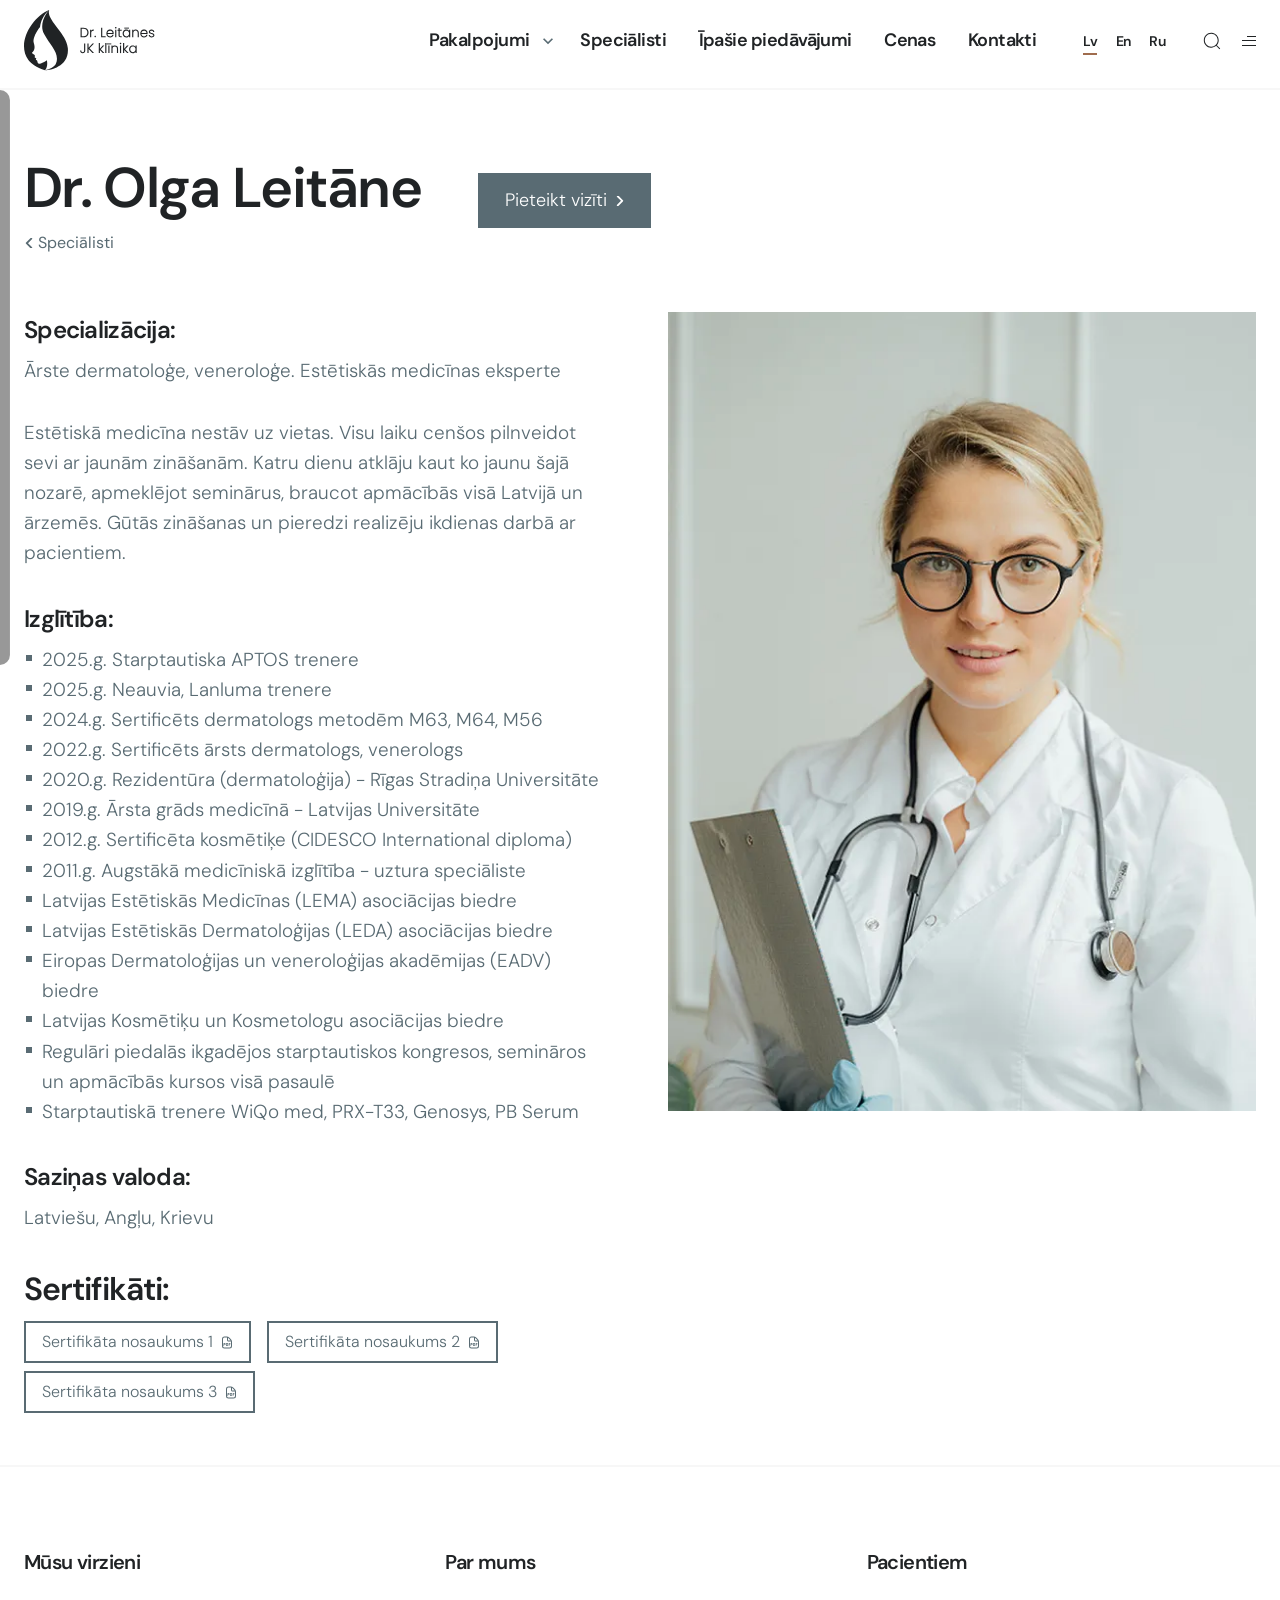
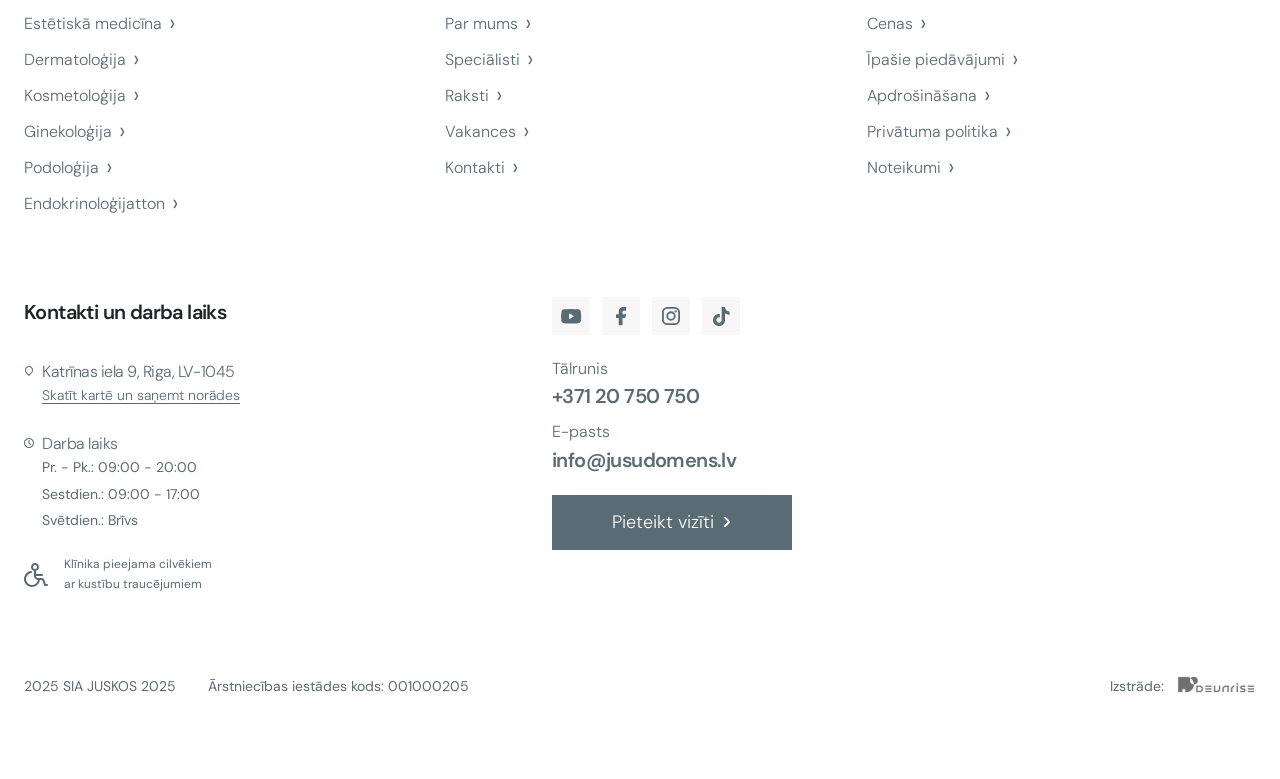
<file: single-specialists.html>
<!doctype html>
<html lang="lv">
	<head>
		<meta charset="UTF-8">
		<meta name="robots" content="noindex, nofollow">
		<meta name="viewport" content="width=device-width, initial-scale=1, maximum-scale=1, user-scalable=yes">
		<link rel="preload" href="./assets/fonts/DMSans-SemiBold.woff2" as="font" type="font/woff2" crossorigin="anonymous">
		<link rel="preload" href="./assets/fonts/DMSans-Regular.woff2" as="font" type="font/woff2" crossorigin="anonymous">
		<link rel="preload" href="./assets/fonts/DMSans-Medium.woff2" as="font" type="font/woff2" crossorigin="anonymous">
		<link rel="preload" href="./assets/fonts/DMSans-Light.woff2" as="font" type="font/woff2" crossorigin="anonymous">
		<link rel="preload" href="./assets/fonts/DMSans-Bold.woff2" as="font" type="font/woff2" crossorigin="anonymous">
		<link rel="shortcut icon" href="./assets/img/favicon.ico">
		<title>Single Specialists</title>
		<script type="module" crossorigin="" src="./js/app.min.js?v=1778236340991"></script>
		<script type="module" crossorigin="" src="./js/popup.min.js?v=1778236340991"></script>
		<link rel="stylesheet" crossorigin="" href="./css/app.min.css?v=1778236340991">
		<link rel="stylesheet" crossorigin="" href="./css/popup.min.css?v=1778236340991">
		<link rel="stylesheet" crossorigin="" href="./css/textmedia.min.css?v=1778236340991">
		<link rel="stylesheet" crossorigin="" href="./css/pageheading.min.css?v=1778236340991">
	</head>
	<body>
		<div class="wrapper">
			<header data-fls-header="" class="header">
				<div class="header__container">
					<div class="header__brand brand">
						<a href="index.html" class="brand__link" aria-label="Dr. Leitānes JK klīnika">
							<span class="brand__logo">
								<img src="./assets/img/logo.svg" alt="Dr. Leitānes JK klīnika" loading="eager">
							</span>
						</a>
					</div>
					<div class="header__menu menu">
						<nav class="menu__body" aria-label="Main navigation">
							<ul class="menu__list">
								<li class="menu__item menu__item_has-services">
									<a href="category-services.html" class="menu__services-toggle menu__link effect-bounce">
										<span>Pakalpojumi</span>
									</a>
									<button type="button" class="menu__arrow" data-services-trigger="" aria-label="Open services submenu" aria-expanded="false" aria-controls="services-submenu">
										<svg class="icon" aria-hidden="true">
											<use href="./assets/img/spritemap.svg#sprite-select"></use>
										</svg>
									</button>
								</li>
								<li class="menu__item">
									<a href="archive-specialists.html" class="menu__link effect-bounce">Speciālisti</a>
								</li>
								<li class="menu__item">
									<a href="archive-offers.html" class="menu__link effect-bounce">Īpašie piedāvājumi</a>
								</li>
								<li class="menu__item">
									<a href="prices.html" class="menu__link effect-bounce">Cenas</a>
								</li>
								<li class="menu__item">
									<a href="contacts.html" class="menu__link effect-bounce">Kontakti</a>
								</li>
							</ul>
						</nav>
					</div>
					<div class="header__actions">
						<ul class="header__languages languages" aria-label="Language switcher">
							<li class="languages__item">
								<a href="#" class="languages__link effect-bounce _active" aria-current="page">Lv</a>
							</li>
							<li class="languages__item">
								<a href="#" class="languages__link effect-bounce">En</a>
							</li>
							<li class="languages__item">
								<a href="#" class="languages__link effect-bounce">Ru</a>
							</li>
						</ul>
						<div class="header__search search">
							<button type="button" class="search__toggle" aria-label="Open search">
								<svg class="icon" aria-hidden="true">
									<use href="./assets/img/spritemap.svg#sprite-search"></use>
								</svg>
							</button>
						</div>
						<button type="button" data-fls-menu="" class="header__burger" aria-label="Open menu">
							<span></span>
						</button>
					</div>
				</div>
				<nav hidden data-fls-init-hidden="" class="header__services-panel services-submenu" id="services-submenu" aria-label="Services submenu">
					<div class="services-submenu__container">
						<div class="services-submenu__grid">
							<div class="services-submenu__column">
								<h5 class="services-submenu__title">
									<a href="category-services.html">Dermatoloģija</a>
								</h5>
								<ul class="services-submenu__list">
									<li>
										<a href="single-services.html">Veidojumu noņemšana</a>
									</li>
									<li>
										<a href="single-services.html">Ādas slimību ārstēšana</a>
									</li>
									<li>
										<a href="single-services.html">Ādas stāvokļa diagnostika</a>
									</li>
								</ul>
							</div>
							<div class="services-submenu__column">
								<h5 class="services-submenu__title">
									<a href="category-services.html">Estētiskā medicīna</a>
								</h5>
								<ul class="services-submenu__list">
									<li>
										<a href="single-services.html">Filleru injekcijas</a>
									</li>
									<li>
										<a href="single-services.html">Botulīna toksīna injekcijas</a>
									</li>
									<li>
										<a href="single-services.html">Lāzerprocedūras</a>
									</li>
									<li>
										<a href="single-services.html">Atjaunojošās un anti-age procedūras</a>
									</li>
									<li>
										<a href="single-services.html">Podoloģija</a>
									</li>
									<li>
										<a href="single-services.html">Aparātprocedūras</a>
									</li>
								</ul>
							</div>
							<div class="services-submenu__column">
								<h5 class="services-submenu__title">
									<a href="category-services.html">Kosmetoloģija</a>
								</h5>
								<ul class="services-submenu__list">
									<li>
										<a href="single-services.html">Sejas tīrīšana</a>
									</li>
									<li>
										<a href="single-services.html">Pīlingi</a>
									</li>
									<li>
										<a href="single-services.html">Lāzerepilācija</a>
									</li>
									<li>
										<a href="single-services.html">Biorevitalizācija</a>
									</li>
									<li>
										<a href="single-services.html">Sejas kopšana</a>
									</li>
									<li>
										<a href="single-services.html">Ķermeņa procedūras</a>
									</li>
									<li>
										<a href="single-services.html">IPL fotoatjaunošana</a>
									</li>
								</ul>
							</div>
							<div class="services-submenu__column">
								<h5 class="services-submenu__title">
									<a href="category-services.html">Ginekoloģija</a>
								</h5>
								<ul class="services-submenu__list">
									<li>
										<a href="single-services.html">Ginekologa konsultācija</a>
									</li>
									<li>
										<a href="single-services.html">Ginekoloģiskā 3D ultrasonogrāfija</a>
									</li>
									<li>
										<a href="single-services.html">Krūšu dziedzeru USG izmeklēšana</a>
									</li>
									<li>
										<a href="single-services.html">Grūtnieces uzraudzība</a>
									</li>
									<li>
										<a href="single-services.html">Apakšsadaļa 5</a>
									</li>
								</ul>
							</div>
							<div class="services-submenu__column">
								<h5 class="services-submenu__title">
									<a href="category-services.html">Podoloģija</a>
								</h5>
								<ul class="services-submenu__list">
									<li>
										<a href="single-services.html">Apakšsadaļa 1</a>
									</li>
									<li>
										<a href="single-services.html">Apakšsadaļa 2</a>
									</li>
									<li>
										<a href="single-services.html">Apakšsadaļa 3</a>
									</li>
								</ul>
							</div>
							<div class="services-submenu__column">
								<h5 class="services-submenu__title">
									<a href="category-services.html">Endokrinoloģija</a>
								</h5>
								<ul class="services-submenu__list">
									<li>
										<a href="single-services.html">Vairogdziedzera USG</a>
									</li>
									<li>
										<a href="single-services.html">Apakšsadaļa 2</a>
									</li>
									<li>
										<a href="single-services.html">Apakšsadaļa 3</a>
									</li>
									<li>
										<a href="single-services.html">Apakšsadaļa 4</a>
									</li>
									<li>
										<a href="single-services.html">Apakšsadaļa 5</a>
									</li>
									<li>
										<a href="single-services.html">Apakšsadaļa 6</a>
									</li>
								</ul>
							</div>
						</div>
						<form action="#" class="services-submenu__search" role="search">
							<label class="services-submenu__field">
								<span class="sr-only">Search services</span>
								<input type="text" class="input services-submenu__input" name="services-search" placeholder="Ievadiet, ko vēlaties atrast" autocomplete="off">
							</label>
							<button type="submit" class="services-submenu__submit" aria-label="Search services">
								<svg class="icon" aria-hidden="true">
									<use href="./assets/img/spritemap.svg#sprite-search"></use>
								</svg>
							</button>
						</form>
					</div>
				</nav>
				<div hidden data-fls-init-hidden="" class="header__search-panel search-panel">
					<div class="search-panel__container">
						<form action="#" class="search-panel__form" role="search">
							<label class="search-panel__field">
								<span class="sr-only">Search</span>
								<input data-fls-input="" type="text" name="search" class="input search-panel__input" placeholder="Ievadiet, ko vēlaties atrast" autocomplete="off">
							</label>
							<button type="submit" class="search-panel__submit" aria-label="Submit search">
								<svg class="icon" aria-hidden="true">
									<use href="./assets/img/spritemap.svg#sprite-search"></use>
								</svg>
							</button>
						</form>
					</div>
				</div>
				<div class="header__overlay"></div>
				<div hidden data-fls-init-hidden="" class="header__panel panel-header">
					<div class="panel-header__inner">
						<div class="panel-header__top">
							<ul class="panel-header__languages languages" aria-label="Language switcher">
								<li class="languages__item">
									<a href="#" class="languages__link effect-bounce _active" aria-current="page">Lv</a>
								</li>
								<li class="languages__item">
									<a href="#" class="languages__link effect-bounce">En</a>
								</li>
								<li class="languages__item">
									<a href="#" class="languages__link effect-bounce">Ru</a>
								</li>
							</ul>
							<button type="button" data-fls-menu="" class="panel-header__close header__burger icon-menu _active" aria-label="Close menu">
								<span></span>
							</button>
						</div>
						<nav class="panel-header__nav" aria-label="Mobile navigation">
							<ul class="panel-header__list">
								<li class="panel-header__item">
									<a href="category-services.html" class="panel-header__link effect-bounce">Pakalpojumi</a>
								</li>
								<li class="panel-header__item">
									<a href="about.html" class="panel-header__link effect-bounce">Par mums</a>
								</li>
								<li class="panel-header__item">
									<a href="archive-offers.html" class="panel-header__link effect-bounce">Īpašie piedāvājumi</a>
								</li>
								<li class="panel-header__item">
									<a href="archive-news.html" class="panel-header__link effect-bounce">Informācija pacientiem</a>
								</li>
								<li class="panel-header__item">
									<a href="prices.html" class="panel-header__link effect-bounce">Cenas</a>
								</li>
							</ul>
						</nav>
						<div class="panel-header__info">
							<div class="panel-header__block info-block info-block_location">
								<div class="panel-header__heading info-block__heading">
									<svg class="icon" aria-hidden="true">
										<use href="./assets/img/spritemap.svg#sprite-location"></use>
									</svg>
									<p class="info-block__title">Katrīnas iela 9, Rīga, LV-1045</p>
								</div>
								<div class="info-block__body">
									<a href="#" class="panel-header__caption info-block__caption">Skatīt kartē un saņemt norādes</a>
								</div>
							</div>
							<div class="panel-header__block info-block info-block_schedule">
								<div class="panel-header__heading info-block__heading">
									<svg class="icon" aria-hidden="true">
										<use href="./assets/img/spritemap.svg#sprite-schedule"></use>
									</svg>
									<p class="info-block__title">Darba laiks</p>
								</div>
								<div class="info-block__body">
									<ul class="panel-header__schedule info-block__list">
										<li>Pr. - Pk.: 09:00 - 20:00</li>
										<li>Sestdien.: 09:00 - 17:00</li>
										<li>Svētdien.: Brīvs</li>
									</ul>
								</div>
							</div>
							<div class="panel-header__contacts contact-list">
								<div class="panel-header__contact contact-list__item">
									<span class="panel-header__label contact-list__label">Tālrunis</span>
									<a href="tel:+37120750750" class="panel-header__value contact-list__value">+371 20 750 750</a>
								</div>
								<div class="panel-header__contact contact-list__item">
									<span class="panel-header__label contact-list__label">E-pasts</span>
									<a href="mailto:info@jusudomens.lv" class="panel-header__value contact-list__value">info@jusudomens.lv</a>
								</div>
							</div>
							<button type="button" class="panel-header__button btn btn_border-grey" data-fls-button="" aria-label="Book an appointment" data-fls-popup-link="appointment">
								<span>Pieteikt vizīti</span>
								<svg class="icon icon_chevron" aria-hidden="true">
									<use href="./assets/img/spritemap.svg#sprite-chevron"></use>
								</svg>
							</button>
							<ul class="panel-header__socials socials-list" aria-label="Social media">
								<li>
									<a href="#" class="socials-list__link" aria-label="YouTube">
										<svg class="icon" aria-hidden="true">
											<use href="./assets/img/spritemap.svg#sprite-youtube"></use>
										</svg>
									</a>
								</li>
								<li>
									<a href="#" class="socials-list__link" aria-label="Facebook">
										<svg class="icon" aria-hidden="true">
											<use href="./assets/img/spritemap.svg#sprite-facebook"></use>
										</svg>
									</a>
								</li>
								<li>
									<a href="#" class="socials-list__link" aria-label="Instagram">
										<svg class="icon" aria-hidden="true">
											<use href="./assets/img/spritemap.svg#sprite-instagram"></use>
										</svg>
									</a>
								</li>
								<li>
									<a href="#" class="socials-list__link" aria-label="TikTok">
										<svg class="icon" aria-hidden="true">
											<use href="./assets/img/spritemap.svg#sprite-tiktok"></use>
										</svg>
									</a>
								</li>
							</ul>
						</div>
					</div>
				</div>
			</header>
			<main class="page">
				<section class="page-heading" aria-labelledby="page-heading-title" data-fls-pageheading="">
					<div class="page-heading__container">
						<div class="page-heading__main">
							<h1 id="page-heading-title" class="page-heading__title">Dr. Olga Leitāne</h1>
							<a href="archive-specialists.html" class="page-heading__back">
								<svg class="icon" aria-hidden="true">
									<use href="./assets/img/spritemap.svg#sprite-chevron"></use>
								</svg>
								<span>Speciālisti</span>
							</a>
						</div>
						<div class="page-heading__aside">
							<div class="page-heading__actions">
								<button type="button" class="page-heading__button btn btn_fill-grey" data-fls-button="" data-fls-popup-link="appointment">
									<span>Pieteikt vizīti</span>
									<svg class="icon icon_chevron" aria-hidden="true">
										<use href="./assets/img/spritemap.svg#sprite-chevron"></use>
									</svg>
								</button>
							</div>
						</div>
					</div>
				</section>
				<section class="text-media" data-fls-textmedia="" aria-labelledby="text-media-title">
					<div class="text-media__container">
						<h2 id="text-media-title" class="sr-only">Informācija par speciālistu</h2>
						<div class="text-media__body">
							<div class="text-media__content">
								<div class="text-media__text _content">
									<h3 class="mb-1">Specializācija:</h3>
									<p>Ārste dermatoloģe, veneroloģe. Estētiskās medicīnas eksperte</p>
									<p>
										Estētiskā medicīna nestāv uz vietas. Visu laiku cenšos pilnveidot sevi ar jaunām zināšanām. Katru dienu
              atklāju kaut ko jaunu šajā nozarē, apmeklējot seminārus, braucot apmācībās visā Latvijā un ārzemēs.
              Gūtās zināšanas un pieredzi realizēju ikdienas darbā ar pacientiem.
									</p>
									<h3 class="mb-1">Izglītība:</h3>
									<ul>
										<li>2025.g. Starptautiska APTOS trenere</li>
										<li>2025.g. Neauvia, Lanluma trenere</li>
										<li>2024.g. Sertificēts dermatologs metodēm M63, M64, M56</li>
										<li>2022.g. Sertificēts ārsts dermatologs, venerologs</li>
										<li>2020.g. Rezidentūra (dermatoloģija) - Rīgas Stradiņa Universitāte</li>
										<li>2019.g. Ārsta grāds medicīnā - Latvijas Universitāte</li>
										<li>2012.g. Sertificēta kosmētiķe (CIDESCO International diploma)</li>
										<li>2011.g. Augstākā medicīniskā izglītība - uztura speciāliste</li>
										<li>Latvijas Estētiskās Medicīnas (LEMA) asociācijas biedre</li>
										<li>Latvijas Estētiskās Dermatoloģijas (LEDA) asociācijas biedre</li>
										<li>Eiropas Dermatoloģijas un veneroloģijas akadēmijas (EADV) biedre</li>
										<li>Latvijas Kosmētiķu un Kosmetologu asociācijas biedre</li>
										<li>
											Regulāri piedalās ikgadējos starptautiskos kongresos, semināros un apmācībās kursos visā pasaulē
										</li>
										<li>Starptautiskā trenere WiQo med, PRX-T33, Genosys, PB Serum</li>
									</ul>
									<h3 class="mb-1">Saziņas valoda:</h3>
									<p>Latviešu, Angļu, Krievu</p>
								</div>
								<div class="text-media__certificates">
									<h3 class="text-media__certificates-title">Sertifikāti:</h3>
									<div class="text-media__actions" data-fls-button="">
										<a href="#" class="text-media__button btn btn_small btn_border-grey">
											<span>Sertifikāta nosaukums 1</span>
											<svg class="icon icon_pdf" aria-hidden="true">
												<use href="./assets/img/spritemap.svg#sprite-pdf"></use>
											</svg>
										</a>
										<a href="#" class="text-media__button btn btn_small btn_border-grey">
											<span>Sertifikāta nosaukums 2</span>
											<svg class="icon icon_pdf" aria-hidden="true">
												<use href="./assets/img/spritemap.svg#sprite-pdf"></use>
											</svg>
										</a>
										<a href="#" class="text-media__button btn btn_small btn_border-grey">
											<span>Sertifikāta nosaukums 3</span>
											<svg class="icon icon_pdf" aria-hidden="true">
												<use href="./assets/img/spritemap.svg#sprite-pdf"></use>
											</svg>
										</a>
									</div>
								</div>
							</div>
							<div class="text-media__media">
								<picture>
									<source media="(max-width: 600px)" srcset="./assets/img/specialists/specialist1-photo-600.webp" type="image/webp">
									<img alt="Dr. Olga Leitāne" src="./assets/img/specialists/specialist1-photo.webp">
								</picture>
							</div>
						</div>
					</div>
				</section>
			</main>
			<footer data-fls-footer="" class="footer">
				<div class="footer__container">
					<div class="footer__top">
						<nav data-fls-spollers="574.98, max" class="footer__nav footer-nav" aria-label="Footer navigation">
							<details class="footer-nav__column">
								<summary class="footer-nav__title">Mūsu virzieni</summary>
								<ul class="footer-nav__list">
									<li>
										<a href="#">Estētiskā medicīna</a>
									</li>
									<li>
										<a href="#">Dermatoloģija</a>
									</li>
									<li>
										<a href="#">Kosmetoloģija</a>
									</li>
									<li>
										<a href="#">Ginekoloģija</a>
									</li>
									<li>
										<a href="#">Podoloģija</a>
									</li>
									<li>
										<a href="#">Endokrinoloģijatton</a>
									</li>
								</ul>
							</details>
							<details class="footer-nav__column">
								<summary class="footer-nav__title">Par mums</summary>
								<ul class="footer-nav__list">
									<li>
										<a href="#">Par mums</a>
									</li>
									<li>
										<a href="#">Speciālisti</a>
									</li>
									<li>
										<a href="#">Raksti</a>
									</li>
									<li>
										<a href="#">Vakances</a>
									</li>
									<li>
										<a href="#">Kontakti</a>
									</li>
								</ul>
							</details>
							<details class="footer-nav__column">
								<summary class="footer-nav__title">Pacientiem</summary>
								<ul class="footer-nav__list">
									<li>
										<a href="#">Cenas</a>
									</li>
									<li>
										<a href="#">Īpašie piedāvājumi</a>
									</li>
									<li>
										<a href="#">Apdrošināšana</a>
									</li>
									<li>
										<a href="privacy-policy.html">Privātuma politika</a>
									</li>
									<li>
										<a href="#">Noteikumi</a>
									</li>
								</ul>
							</details>
						</nav>
						<div class="footer__info">
							<div class="footer__details">
								<h3 class="footer__title">Kontakti un darba laiks</h3>
								<div class="footer__blocks">
									<div class="footer__block info-block info-block_location">
										<div class="footer__heading info-block__heading">
											<svg class="icon" aria-hidden="true">
												<use href="./assets/img/spritemap.svg#sprite-location"></use>
											</svg>
											<p class="info-block__title">Katrīnas iela 9, Riga, LV-1045</p>
										</div>
										<div class="info-block__body">
											<a href="#" class="footer__caption info-block__caption">Skatīt kartē un saņemt norādes</a>
										</div>
									</div>
									<div class="footer__block info-block info-block_schedule">
										<div class="footer__heading info-block__heading">
											<svg class="icon" aria-hidden="true">
												<use href="./assets/img/spritemap.svg#sprite-schedule"></use>
											</svg>
											<p class="info-block__title">Darba laiks</p>
										</div>
										<div class="info-block__body">
											<ul class="footer__schedule info-block__list">
												<li>Pr. - Pk.: 09:00 - 20:00</li>
												<li>Sestdien.: 09:00 - 17:00</li>
												<li>Svētdien.: Brīvs</li>
											</ul>
										</div>
									</div>
									<div class="footer__accessibility">
										<svg class="icon" aria-hidden="true">
											<use href="./assets/img/spritemap.svg#sprite-accessibility"></use>
										</svg>
										<p>Klīnika pieejama cilvēkiem ar kustību traucējumiem</p>
									</div>
								</div>
							</div>
							<div class="footer__contacts-wrap">
								<ul class="footer__socials socials-list" aria-label="Social media">
									<li>
										<a href="#" class="socials-list__link" aria-label="YouTube">
											<svg class="icon" aria-hidden="true">
												<use href="./assets/img/spritemap.svg#sprite-youtube"></use>
											</svg>
										</a>
									</li>
									<li>
										<a href="#" class="socials-list__link" aria-label="Facebook">
											<svg class="icon" aria-hidden="true">
												<use href="./assets/img/spritemap.svg#sprite-facebook"></use>
											</svg>
										</a>
									</li>
									<li>
										<a href="#" class="socials-list__link" aria-label="Instagram">
											<svg class="icon" aria-hidden="true">
												<use href="./assets/img/spritemap.svg#sprite-instagram"></use>
											</svg>
										</a>
									</li>
									<li>
										<a href="#" class="socials-list__link" aria-label="TikTok">
											<svg class="icon" aria-hidden="true">
												<use href="./assets/img/spritemap.svg#sprite-tiktok"></use>
											</svg>
										</a>
									</li>
								</ul>
								<div class="footer__contacts contact-list">
									<div class="footer__contact contact-list__item">
										<span class="footer__label contact-list__label">Tālrunis</span>
										<a href="tel:+37120750750" class="footer__value contact-list__value">+371 20 750 750</a>
									</div>
									<div class="footer__contact contact-list__item">
										<span class="footer__label contact-list__label">E-pasts</span>
										<a href="mailto:info@jusudomens.lv" class="footer__value contact-list__value">info@jusudomens.lv</a>
									</div>
								</div>
								<button type="button" class="footer__button btn btn_fill-grey" data-fls-button="" data-fls-popup-link="appointment" aria-label="Book an appointment">
									<span>Pieteikt vizīti</span>
									<svg class="icon icon_chevron" aria-hidden="true">
										<use href="./assets/img/spritemap.svg#sprite-chevron"></use>
									</svg>
								</button>
							</div>
						</div>
					</div>
					<div class="footer__bottom">
						<div class="footer__meta">
							<p class="footer__copy">2025 SIA JUSKOS 2025</p>
							<p class="footer__code">Ārstniecības iestādes kods: 001000205</p>
						</div>
						<a href="#" class="footer__credit" aria-label="Developer">
							<span>Izstrāde:</span>
							<img src="./assets/img/placeholder.svg" data-fls-lazy="./assets/img/developer.webp" alt="devnrise">
						</a>
					</div>
				</div>
			</footer>
		</div>
		<div class="above" data-fls-above="" data-fls-lp="">
			<button type="button" class="above__button" aria-label="Scroll to top">
				<svg class="above__icon icon" aria-hidden="true">
					<use href="./assets/img/spritemap.svg#sprite-up"></use>
				</svg>
			</button>
		</div>
		<div data-fls-popup="appointment" role="dialog" aria-modal="true" aria-hidden="true" aria-labelledby="appointment-popup-title" class="popup popup_appointment">
			<div data-fls-popup-wrapper="" class="popup__wrapper">
				<div data-fls-popup-body="" class="popup__body">
					<button data-fls-popup-close="" type="button" class="popup__close" aria-label="Aizvērt modālo logu"></button>
					<div data-fls-popup-content="" class="popup__content appointment-popup">
						<div class="appointment-popup__header">
							<h2 id="appointment-popup-title" class="appointment-popup__title">
								Pieteikt vizīti
								<span>vai</span>
								<a href="#">Sākt online čatu</a>
							</h2>
						</div>
						<form action="#" method="post" class="appointment-popup__form">
							<fieldset class="appointment-popup__section">
								<legend class="appointment-popup__legend">Pacienta dati (obligāti lauki)</legend>
								<div class="appointment-popup__grid">
									<label class="appointment-popup__field">
										<span class="sr-only">Jūsu vārds</span>
										<input autocomplete="given-name" type="text" name="name" placeholder="Jūsu vārds" class="input" required>
									</label>
									<label class="appointment-popup__field">
										<span class="sr-only">Jūsu uzvārds</span>
										<input autocomplete="family-name" type="text" name="surname" placeholder="Jūsu uzvārds" class="input" required>
									</label>
									<label class="appointment-popup__field input input_phone">
										<span class="sr-only">Tālruņa numurs</span>
										<input data-fls-input-phone="" data-fls-input-phone-country="lv" autocomplete="tel" type="tel" name="phone" placeholder="Tālruņa numurs" required>
									</label>
									<label class="appointment-popup__field">
										<span class="sr-only">Email</span>
										<input autocomplete="email" type="email" name="email" placeholder="Email" class="input" required>
									</label>
								</div>
							</fieldset>
							<fieldset class="appointment-popup__section">
								<legend class="appointment-popup__legend">Izvēlēties pakalpojumu un speciālistu</legend>
								<div class="appointment-popup__grid">
									<label class="appointment-popup__field">
										<span class="sr-only">Norādiet pakalpojumu</span>
										<select data-fls-select="" name="service" required>
											<option value="" selected>Norādiet pakalpojumu</option>
											<option value="dermatologija">Dermatoloģija</option>
											<option value="estetiska-medicina">Estētiskā medicīna</option>
											<option value="kosmetologija">Kosmetoloģija</option>
											<option value="podologija">Podoloģija</option>
										</select>
									</label>
									<label class="appointment-popup__field">
										<span class="sr-only">Izvēlieties speciālistu</span>
										<select data-fls-select="" name="specialist">
											<option value="" selected>Izvēlieties speciālistu</option>
											<option value="olga-leitane">Dr. Olga Leitāne</option>
											<option value="marija-stepanova">Marija Stepanova</option>
											<option value="tamara-sturua">Tamara Sturua</option>
											<option value="aleksandra-mamonova">Aleksandra Mamonova</option>
										</select>
									</label>
								</div>
							</fieldset>
							<fieldset class="appointment-popup__section">
								<legend class="appointment-popup__legend">Vēlamais datums un laiks</legend>
								<div class="appointment-popup__grid">
									<label class="appointment-popup__field appointment-popup__date">
										<span class="sr-only">Datums</span>
										<input data-fls-datepicker="" autocomplete="off" type="text" name="date" placeholder="Datums" class="input">
										<svg class="appointment-popup__date-icon icon" aria-hidden="true">
											<use href="./assets/img/spritemap.svg#sprite-calendar"></use>
										</svg>
									</label>
									<label class="appointment-popup__field">
										<span class="sr-only">Laiks</span>
										<select data-fls-select="" name="time">
											<option value="" selected>Laiks</option>
											<option value="09:00">09:00</option>
											<option value="12:00">12:00</option>
											<option value="15:00">15:00</option>
											<option value="18:00">18:00</option>
										</select>
									</label>
								</div>
							</fieldset>
							<div class="appointment-popup__section">
								<label class="appointment-popup__field">
									<span class="appointment-popup__legend">Komentārs</span>
									<textarea name="comment" placeholder="Jūsu komentārs" class="input appointment-popup__textarea"></textarea>
								</label>
							</div>
							<label data-fls-checkbox="" class="appointment-popup__agreement checkbox">
								<input class="checkbox__input" type="checkbox" value="1" name="agreement" required>
								<span class="checkbox__text">
									Piekrītu
									<a href="#">lietošanas noteikumiem</a>
									un
									<a href="privacy-policy.html">privātuma politikai</a>
								</span>
							</label>
							<button type="submit" class="appointment-popup__submit btn btn_fill-grey">
								Nosūtīt
								<svg class="icon icon_chevron" aria-hidden="true">
									<use xlink:href="./assets/img/spritemap.svg#sprite-chevron"></use>
								</svg>
							</button>
						</form>
					</div>
				</div>
			</div>
		</div>
		<ul id="fls-dev-panel">
			<li>
				<a href="single-specialists.html">single-specialists</a>
			</li>
			<li>
				<a href="single-services.html">single-services</a>
			</li>
			<li>
				<a href="single-offers.html">single-offers</a>
			</li>
			<li>
				<a href="single-news.html">single-news</a>
			</li>
			<li>
				<a href="search-results.html">search-results</a>
			</li>
			<li>
				<a href="privacy-policy.html">privacy-policy</a>
			</li>
			<li>
				<a href="prices.html">prices</a>
			</li>
			<li>
				<a href="index.html">index</a>
			</li>
			<li>
				<a href="contacts.html">contacts</a>
			</li>
			<li>
				<a href="category-services.html">category-services</a>
			</li>
			<li>
				<a href="archive-specialists.html">archive-specialists</a>
			</li>
			<li>
				<a href="archive-offers.html">archive-offers</a>
			</li>
			<li>
				<a href="archive-news.html">archive-news</a>
			</li>
			<li>
				<a href="about.html">about</a>
			</li>
			<li>
				<a href="404.html">404</a>
			</li>
		</ul>
		<style>
			#fls-dev-panel{
				position: fixed;
				left: 10px;
				padding: 15px 25px 15px 15px;
				border-radius: 0 10px 10px 0;
				top: 10%;
				color: #ffffff;
				background-color: rgba(51, 51, 51, 0.5);
				transform: translate(-100%, 0px);
				max-height: 80svh;
				overflow: auto;
				transition: all 300ms;
				z-index: 9999;
				font-family: Arial, "Helvetica Neue", Helvetica, sans-serif;
			}
			#fls-dev-panel li{
				list-style:none;
			}
			#fls-dev-panel hr{
				border-bottom: 1px solid;
			}
			#fls-dev-panel:hover{
				left: 0px;
				transform: translate(0, 0);
			}
			#fls-dev-panel a{
				text-decoration: none;
				color: inherit;
			}
			#fls-dev-panel a:hover {
				text-decoration: underline;
			}
			#fls-dev-panel li:not(:last-child) {
				margin-bottom: 10px;
			}
		</style>
	</body>
</html>
</file>
<file: css/gallery.min2.css>
.widget-specialists__slider{overflow:initial!important}.widget-specialists__slide{height:auto}.widget-specialists__navigation{align-items:center;display:flex}.swiper-initialized{touch-action:pan-y}.swiper-vertical .swiper-wrapper{flex-direction:column}.swiper-initialized .swiper-slide{flex-shrink:0}.swiper-android .swiper-slide,.swiper-android .swiper-wrapper{transform:translateZ(0)}.swiper-button-lock{display:none!important}.slider-arrow{align-items:center;color:#596b73;display:inline-flex;flex:0 0 3rem;height:3rem;justify-content:center;transition:color .3s ease 0s,translate .3s ease 0s,opacity .3s ease 0s;width:3rem}.slider-arrow .icon{fill:currentColor;flex:0 0 2.125rem;height:1.5rem;width:2.125rem}.slider-arrow_prev .icon{rotate:180deg}.slider-arrow.swiper-button-disabled{opacity:.35;pointer-events:none}:root{--swiper-theme-color:#007aff}:host{display:block;margin-left:auto;margin-right:auto;position:relative;z-index:1}.swiper{display:block;list-style:none;margin-left:auto;margin-right:auto;overflow:hidden;padding:0;position:relative;z-index:1}.swiper-vertical>.swiper-wrapper{flex-direction:column}.swiper-wrapper{box-sizing:content-box;display:flex;height:100%;position:relative;transition-property:transform;transition-timing-function:var(--swiper-wrapper-transition-timing-function,initial);width:100%;z-index:1}.swiper-android .swiper-slide,.swiper-ios .swiper-slide,.swiper-wrapper{transform:translateZ(0)}.swiper-horizontal{touch-action:pan-y}.swiper-vertical{touch-action:pan-x}.swiper-slide{display:block;flex-shrink:0;height:100%;position:relative;transition-property:transform;width:100%}.swiper-slide-invisible-blank{visibility:hidden}.swiper-autoheight,.swiper-autoheight .swiper-slide{height:auto}.swiper-autoheight .swiper-wrapper{align-items:flex-start;transition-property:transform,height}.swiper-backface-hidden .swiper-slide{backface-visibility:hidden;transform:translateZ(0)}.swiper-3d.swiper-css-mode .swiper-wrapper{perspective:75rem}.swiper-3d .swiper-wrapper{transform-style:preserve-3d}.swiper-3d{perspective:75rem;.swiper-cube-shadow,.swiper-slide{transform-style:preserve-3d}}.swiper-css-mode{>.swiper-wrapper{overflow:auto;scrollbar-width:none;-ms-overflow-style:none;&::-webkit-scrollbar{display:none}}>.swiper-wrapper>.swiper-slide{scroll-snap-align:start start}&.swiper-horizontal{>.swiper-wrapper{scroll-snap-type:x mandatory}>.swiper-wrapper>.swiper-slide:first-child{margin-inline-start:var(--swiper-slides-offset-before);scroll-margin-inline-start:var(--swiper-slides-offset-before)}>.swiper-wrapper>.swiper-slide:last-child{margin-inline-end:var(--swiper-slides-offset-after)}}&.swiper-vertical{>.swiper-wrapper{scroll-snap-type:y mandatory}>.swiper-wrapper>.swiper-slide:first-child{margin-block-start:var(--swiper-slides-offset-before);scroll-margin-block-start:var(--swiper-slides-offset-before)}>.swiper-wrapper>.swiper-slide:last-child{margin-block-end:var(--swiper-slides-offset-after)}}&.swiper-free-mode{>.swiper-wrapper{scroll-snap-type:none}>.swiper-wrapper>.swiper-slide{scroll-snap-align:none}}&.swiper-centered{>.swiper-wrapper:before{content:"";flex-shrink:0;order:9999}>.swiper-wrapper>.swiper-slide{scroll-snap-align:center center;scroll-snap-stop:always}}&.swiper-centered.swiper-horizontal{>.swiper-wrapper>.swiper-slide:first-child{margin-inline-start:var(--swiper-centered-offset-before)}>.swiper-wrapper:before{height:100%;min-height:.0625rem;width:var(--swiper-centered-offset-after)}}&.swiper-centered.swiper-vertical{>.swiper-wrapper>.swiper-slide:first-child{margin-block-start:var(--swiper-centered-offset-before)}>.swiper-wrapper:before{height:var(--swiper-centered-offset-after);min-width:.0625rem;width:100%}}}.swiper-3d{.swiper-slide-shadow,.swiper-slide-shadow-bottom,.swiper-slide-shadow-left,.swiper-slide-shadow-right,.swiper-slide-shadow-top{height:100%;left:0;pointer-events:none;position:absolute;top:0;width:100%;z-index:10}.swiper-slide-shadow{background:rgba(0,0,0,.15)}.swiper-slide-shadow-left{background-image:linear-gradient(270deg,rgba(0,0,0,.5),transparent)}.swiper-slide-shadow-right{background-image:linear-gradient(90deg,rgba(0,0,0,.5),transparent)}.swiper-slide-shadow-top{background-image:linear-gradient(0deg,rgba(0,0,0,.5),transparent)}.swiper-slide-shadow-bottom{background-image:linear-gradient(180deg,rgba(0,0,0,.5),transparent)}}.swiper-lazy-preloader{border:.25rem solid var(--swiper-preloader-color,var(--swiper-theme-color));border-radius:50%;border-top:.25rem solid transparent;box-sizing:border-box;height:2.625rem;left:50%;margin-left:-1.3125rem;margin-top:-1.3125rem;position:absolute;top:50%;transform-origin:50%;width:2.625rem;z-index:10}.swiper-watch-progress .swiper-slide-visible,.swiper:not(.swiper-watch-progress){.swiper-lazy-preloader{animation:swiper-preloader-spin 1s linear infinite}}.swiper-lazy-preloader-white{--swiper-preloader-color:#fff}.swiper-lazy-preloader-black{--swiper-preloader-color:#000}@keyframes swiper-preloader-spin{0%{transform:rotate(0deg)}to{transform:rotate(1turn)}}.swiper-grid>.swiper-wrapper{flex-wrap:wrap}.swiper-grid-column>.swiper-wrapper{flex-direction:column;flex-wrap:wrap}@font-face{font-display:block;font-family:lg;font-style:normal;font-weight:400;src:url(../assets/fonts/lg.woff2?io9a6k) format("woff2")}.lg-icon{font-family:lg!important;font-style:normal;font-variant:normal;font-weight:400;line-height:1;text-transform:none;-webkit-font-smoothing:antialiased;-moz-osx-font-smoothing:grayscale}.lg-container{font-family:system-ui,-apple-system,Segoe UI,Roboto,Helvetica Neue,Arial,Noto Sans,Liberation Sans,sans-serif,Apple Color Emoji,Segoe UI Emoji,Segoe UI Symbol,Noto Color Emoji}.lg-next,.lg-prev{background-color:rgba(0,0,0,.45);border:none;border-radius:.125rem;color:#999;cursor:pointer;display:block;font-size:1.375rem;margin-top:-.625rem;outline:none;padding:.5rem .625rem .5625rem;position:absolute;top:50%;z-index:1084}.lg-next.disabled,.lg-prev.disabled{cursor:default;opacity:0!important}.lg-next:hover:not(.disabled),.lg-prev:hover:not(.disabled){color:#fff}.lg-single-item .lg-next,.lg-single-item .lg-prev{display:none}.lg-next{right:1.25rem}.lg-next:before{content:"\e095"}.lg-prev{left:1.25rem}.lg-prev:after{content:"\e094"}@-webkit-keyframes lg-right-end{0%{left:0}50%{left:-1.875rem}to{left:0}}@-moz-keyframes lg-right-end{0%{left:0}50%{left:-1.875rem}to{left:0}}@-ms-keyframes lg-right-end{0%{left:0}50%{left:-1.875rem}to{left:0}}@keyframes lg-right-end{0%{left:0}50%{left:-1.875rem}to{left:0}}@-webkit-keyframes lg-left-end{0%{left:0}50%{left:1.875rem}to{left:0}}@-moz-keyframes lg-left-end{0%{left:0}50%{left:1.875rem}to{left:0}}@-ms-keyframes lg-left-end{0%{left:0}50%{left:1.875rem}to{left:0}}@keyframes lg-left-end{0%{left:0}50%{left:1.875rem}to{left:0}}.lg-outer.lg-right-end .lg-object{-webkit-animation:lg-right-end .3s;-o-animation:lg-right-end .3s;animation:lg-right-end .3s;position:relative}.lg-outer.lg-left-end .lg-object{-webkit-animation:lg-left-end .3s;-o-animation:lg-left-end .3s;animation:lg-left-end .3s;position:relative}.lg-toolbar{left:0;position:absolute;top:0;width:100%;z-index:1082}.lg-media-overlap .lg-toolbar{background-image:linear-gradient(0deg,transparent,rgba(0,0,0,.4))}.lg-toolbar .lg-icon{background:none;border:none;box-shadow:none;color:#999;cursor:pointer;float:right;font-size:1.5rem;height:2.9375rem;line-height:1.6875rem;outline:medium none;padding:.625rem 0;text-align:center;text-decoration:none!important;-webkit-transition:color .2s linear;-o-transition:color .2s linear;transition:color .2s linear;width:3.125rem;will-change:color}.lg-toolbar .lg-icon.lg-icon-18{font-size:1.125rem}.lg-toolbar .lg-icon:hover{color:#fff}.lg-toolbar .lg-close:after{content:"\e070"}.lg-toolbar .lg-maximize{font-size:1.375rem}.lg-toolbar .lg-maximize:after{content:"\e90a"}.lg-toolbar .lg-download:after{content:"\e0f2"}.lg-sub-html{color:#eee;font-size:1rem;opacity:0;padding:.625rem 2.5rem;text-align:center;-webkit-transition:opacity .2s ease-out 0s;-o-transition:opacity .2s ease-out 0s;transition:opacity .2s ease-out 0s;z-index:1080}.lg-sub-html h4{font-size:.8125rem;font-weight:700;margin:0}.lg-sub-html p{font-size:.75rem;margin:.3125rem 0 0}.lg-sub-html a{color:inherit}.lg-sub-html a:hover{text-decoration:underline}.lg-media-overlap .lg-sub-html{background-image:linear-gradient(180deg,transparent,rgba(0,0,0,.6))}.lg-item .lg-sub-html{bottom:0;left:0;position:absolute;right:0}.lg-error-msg{color:#999;font-size:.875rem}.lg-counter{color:#999;display:inline-block;font-size:1rem;height:2.9375rem;padding-left:1.25rem;padding-top:.75rem;vertical-align:middle}.lg-closing .lg-next,.lg-closing .lg-prev,.lg-closing .lg-sub-html,.lg-closing .lg-toolbar{opacity:0;-webkit-transition:-webkit-transform .08 cubic-bezier(0,0,.25,1) 0s,opacity .08 cubic-bezier(0,0,.25,1) 0s,color .08 linear;-moz-transition:-moz-transform .08 cubic-bezier(0,0,.25,1) 0s,opacity .08 cubic-bezier(0,0,.25,1) 0s,color .08 linear;-o-transition:-o-transform .08 cubic-bezier(0,0,.25,1) 0s,opacity .08 cubic-bezier(0,0,.25,1) 0s,color .08 linear;transition:transform .08 cubic-bezier(0,0,.25,1) 0s,opacity .08 cubic-bezier(0,0,.25,1) 0s,color .08 linear}body:not(.lg-from-hash) .lg-outer.lg-start-zoom .lg-item:not(.lg-zoomable) .lg-img-wrap,body:not(.lg-from-hash) .lg-outer.lg-start-zoom .lg-item:not(.lg-zoomable) .lg-media-cont,body:not(.lg-from-hash) .lg-outer.lg-start-zoom .lg-item:not(.lg-zoomable) .lg-video-cont{opacity:0;-moz-transform:scale3d(.5,.5,.5);-o-transform:scale3d(.5,.5,.5);-ms-transform:scale3d(.5,.5,.5);-webkit-transform:scale3d(.5,.5,.5);transform:scale3d(.5,.5,.5);-webkit-transition:-webkit-transform .25s cubic-bezier(0,0,.25,1) 0s,opacity .25s cubic-bezier(0,0,.25,1)!important;-moz-transition:-moz-transform .25s cubic-bezier(0,0,.25,1) 0s,opacity .25s cubic-bezier(0,0,.25,1)!important;-o-transition:-o-transform .25s cubic-bezier(0,0,.25,1) 0s,opacity .25s cubic-bezier(0,0,.25,1)!important;transition:transform .25s cubic-bezier(0,0,.25,1) 0s,opacity .25s cubic-bezier(0,0,.25,1)!important;will-change:transform,opacity}body:not(.lg-from-hash) .lg-outer.lg-start-zoom .lg-item:not(.lg-zoomable).lg-complete .lg-img-wrap,body:not(.lg-from-hash) .lg-outer.lg-start-zoom .lg-item:not(.lg-zoomable).lg-complete .lg-media-cont,body:not(.lg-from-hash) .lg-outer.lg-start-zoom .lg-item:not(.lg-zoomable).lg-complete .lg-video-cont{opacity:1;-moz-transform:scaleX(1);-o-transform:scaleX(1);-ms-transform:scaleX(1);-webkit-transform:scaleX(1);transform:scaleX(1)}.lg-icon:focus-visible{border-radius:.1875rem;color:#fff;outline:.0625rem dashed hsla(0,0%,100%,.6)}.lg-toolbar .lg-icon:focus-visible{border-radius:.5rem;outline-offset:-.3125rem}.lg-group:after{clear:both;content:"";display:table}.lg-container{outline:none}.lg-on{scroll-behavior:unset}.lg-overlay-open{overflow:hidden}.lg-hide-sub-html .lg-sub-html,.lg-next,.lg-pager-outer,.lg-prev,.lg-toolbar{opacity:0;-webkit-transition:-webkit-transform .25s cubic-bezier(0,0,.25,1) 0s,opacity .25s cubic-bezier(0,0,.25,1) 0s;-moz-transition:-moz-transform .25s cubic-bezier(0,0,.25,1) 0s,opacity .25s cubic-bezier(0,0,.25,1) 0s;-o-transition:-o-transform .25s cubic-bezier(0,0,.25,1) 0s,opacity .25s cubic-bezier(0,0,.25,1) 0s;transition:transform .25s cubic-bezier(0,0,.25,1) 0s,opacity .25s cubic-bezier(0,0,.25,1) 0s;will-change:transform,opacity}.lg-show-in .lg-next,.lg-show-in .lg-pager-outer,.lg-show-in .lg-prev,.lg-show-in .lg-toolbar,.lg-show-in.lg-hide-sub-html .lg-sub-html{opacity:1}.lg-show-in .lg-hide-items .lg-prev{opacity:0;-webkit-transform:translate3d(-.625rem,0,0);transform:translate3d(-.625rem,0,0)}.lg-show-in .lg-hide-items .lg-next{opacity:0;-webkit-transform:translate3d(.625rem,0,0);transform:translate3d(.625rem,0,0)}.lg-show-in .lg-hide-items .lg-toolbar{opacity:0;-webkit-transform:translate3d(0,-.625rem,0);transform:translate3d(0,-.625rem,0)}.lg-show-in .lg-hide-items.lg-hide-sub-html .lg-sub-html{opacity:0;-webkit-transform:translate3d(0,1.25rem,0);transform:translate3d(0,1.25rem,0)}.lg-outer{height:100%;left:0;opacity:.001;outline:none;overflow:hidden;position:fixed;text-align:left;top:0;-webkit-transition:opacity .15s ease 0s;-o-transition:opacity .15s ease 0s;transition:opacity .15s ease 0s;width:100%;will-change:auto;z-index:1050}.lg-outer *{-webkit-box-sizing:border-box;-moz-box-sizing:border-box;box-sizing:border-box}.lg-outer.lg-visible,.lg-outer.lg-zoom-from-image{opacity:1}.lg-outer.lg-css3 .lg-item:not(.lg-start-end-progress).lg-current,.lg-outer.lg-css3 .lg-item:not(.lg-start-end-progress).lg-next-slide,.lg-outer.lg-css3 .lg-item:not(.lg-start-end-progress).lg-prev-slide{-webkit-transition-duration:inherit!important;transition-duration:inherit!important;-webkit-transition-timing-function:inherit!important;transition-timing-function:inherit!important}.lg-outer.lg-css3.lg-dragging .lg-item.lg-current,.lg-outer.lg-css3.lg-dragging .lg-item.lg-next-slide,.lg-outer.lg-css3.lg-dragging .lg-item.lg-prev-slide{opacity:1;-webkit-transition-duration:0s!important;transition-duration:0s!important}.lg-outer.lg-grab img.lg-object{cursor:-webkit-grab;cursor:-moz-grab;cursor:-o-grab;cursor:-ms-grab;cursor:grab}.lg-outer.lg-grabbing img.lg-object{cursor:move;cursor:-webkit-grabbing;cursor:-moz-grabbing;cursor:-o-grabbing;cursor:-ms-grabbing;cursor:grabbing}.lg-outer .lg-content{bottom:0;left:0;position:absolute;right:0;top:0}.lg-outer .lg-inner{bottom:0;left:0;position:absolute;top:0;-webkit-transition:opacity 0s;-o-transition:opacity 0s;transition:opacity 0s;white-space:nowrap;width:100%}.lg-outer .lg-item{display:none!important}.lg-outer .lg-item:not(.lg-start-end-progress){background:url("[data-uri]") no-repeat scroll 50% transparent}.lg-outer.lg-css .lg-current,.lg-outer.lg-css3 .lg-current,.lg-outer.lg-css3 .lg-next-slide,.lg-outer.lg-css3 .lg-prev-slide{display:inline-block!important}.lg-outer .lg-img-wrap,.lg-outer .lg-item{display:inline-block;height:100%;position:absolute;text-align:center;width:100%}.lg-outer .lg-img-wrap:before,.lg-outer .lg-item:before{content:"";display:inline-block;height:100%;vertical-align:middle}.lg-outer .lg-img-wrap{bottom:0;font-size:0;left:0;position:absolute;right:0;top:0;white-space:nowrap}.lg-outer .lg-item.lg-complete{background-image:none}.lg-outer .lg-item.lg-current{z-index:1060}.lg-outer .lg-object{display:inline-block;height:auto;max-height:100%;max-width:100%;position:relative;vertical-align:middle;width:auto}.lg-outer .lg-empty-html .lg-sub-html,.lg-outer .lg-empty-html.lg-sub-html{display:none}.lg-outer.lg-hide-download .lg-download{opacity:.75;pointer-events:none}.lg-outer .lg-first-slide .lg-dummy-img{left:50%;position:absolute;top:50%}.lg-outer.lg-components-open:not(.lg-zoomed) .lg-components{opacity:1;-webkit-transform:translateZ(0);transform:translateZ(0)}.lg-outer.lg-components-open:not(.lg-zoomed) .lg-sub-html{opacity:1;transition:opacity .2s ease-out .15s}.lg-outer .lg-media-cont{display:inline-block;position:relative;text-align:center;vertical-align:middle}.lg-outer .lg-media-cont .lg-object{height:100%!important;width:100%!important}.lg-outer .lg-has-iframe .lg-media-cont{-webkit-overflow-scrolling:touch;overflow:auto}.lg-backdrop{background-color:#000;bottom:0;left:0;opacity:0;position:fixed;right:0;top:0;-webkit-transition:opacity 333ms ease-in 0s;-o-transition:opacity 333ms ease-in 0s;transition:opacity 333ms ease-in 0s;will-change:auto;z-index:1040}.lg-backdrop.in{opacity:1}.lg-css3.lg-no-trans .lg-current,.lg-css3.lg-no-trans .lg-next-slide,.lg-css3.lg-no-trans .lg-prev-slide{-webkit-transition:none 0s ease 0s!important;-moz-transition:none 0s ease 0s!important;-o-transition:none 0s ease 0s!important;transition:none 0s ease 0s!important}.lg-css3.lg-use-css3 .lg-item{-webkit-backface-visibility:hidden;-moz-backface-visibility:hidden;backface-visibility:hidden}.lg-css3.lg-fade .lg-item{opacity:0}.lg-css3.lg-fade .lg-item.lg-current{opacity:1}.lg-css3.lg-fade .lg-item.lg-current,.lg-css3.lg-fade .lg-item.lg-next-slide,.lg-css3.lg-fade .lg-item.lg-prev-slide{-webkit-transition:opacity .1s ease 0s;-moz-transition:opacity .1s ease 0s;-o-transition:opacity .1s ease 0s;transition:opacity .1s ease 0s}.lg-css3.lg-use-css3 .lg-item.lg-start-progress{-webkit-transition:-webkit-transform 1s cubic-bezier(.175,.885,.32,1.275) 0s;-moz-transition:-moz-transform 1s cubic-bezier(.175,.885,.32,1.275) 0s;-o-transition:-o-transform 1s cubic-bezier(.175,.885,.32,1.275) 0s;transition:transform 1s cubic-bezier(.175,.885,.32,1.275) 0s}.lg-css3.lg-use-css3 .lg-item.lg-start-end-progress{-webkit-transition:-webkit-transform 1s cubic-bezier(0,0,.25,1) 0s;-moz-transition:-moz-transform 1s cubic-bezier(0,0,.25,1) 0s;-o-transition:-o-transform 1s cubic-bezier(0,0,.25,1) 0s;transition:transform 1s cubic-bezier(0,0,.25,1) 0s}.lg-css3.lg-slide.lg-use-css3 .lg-item{opacity:0}.lg-css3.lg-slide.lg-use-css3 .lg-item.lg-prev-slide{-webkit-transform:translate3d(-100%,0,0);transform:translate3d(-100%,0,0)}.lg-css3.lg-slide.lg-use-css3 .lg-item.lg-next-slide{-webkit-transform:translate3d(100%,0,0);transform:translate3d(100%,0,0)}.lg-css3.lg-slide.lg-use-css3 .lg-item.lg-current{opacity:1;-webkit-transform:translateZ(0);transform:translateZ(0)}.lg-css3.lg-slide.lg-use-css3 .lg-item.lg-current,.lg-css3.lg-slide.lg-use-css3 .lg-item.lg-next-slide,.lg-css3.lg-slide.lg-use-css3 .lg-item.lg-prev-slide{-webkit-transition:-webkit-transform 1s cubic-bezier(0,0,.25,1) 0s,opacity .1s ease 0s;-moz-transition:-moz-transform 1s cubic-bezier(0,0,.25,1) 0s,opacity .1s ease 0s;-o-transition:-o-transform 1s cubic-bezier(0,0,.25,1) 0s,opacity .1s ease 0s;transition:transform 1s cubic-bezier(0,0,.25,1) 0s,opacity .1s ease 0s}.lg-container{display:none}.lg-container.lg-show{display:block}.lg-container.lg-dragging-vertical .lg-backdrop,.lg-container.lg-dragging-vertical .lg-css3 .lg-item.lg-current{-webkit-transition-duration:0s!important;transition-duration:0s!important}.lg-container.lg-dragging-vertical .lg-css3 .lg-item.lg-current{opacity:1}.lg-inline .lg-backdrop,.lg-inline .lg-outer{position:absolute}.lg-inline .lg-backdrop{z-index:1}.lg-inline .lg-outer{z-index:2}.lg-inline .lg-maximize:after{content:"\e909"}.lg-components{bottom:0;left:0;position:absolute;right:0;-webkit-transform:translate3d(0,100%,0);transform:translate3d(0,100%,0);-webkit-transition:-webkit-transform .35s ease-out 0s;-moz-transition:-moz-transform .35s ease-out 0s;-o-transition:-o-transform .35s ease-out 0s;transition:transform .35s ease-out 0s;will-change:transform;z-index:1080}.lg-backdrop{background-color:hsla(0,0%,97%,.5)}.lg-next,.lg-outer,.lg-prev{background-color:transparent}.lg-next,.lg-prev{align-items:center;border-radius:0;color:transparent;display:inline-flex;font-size:0;height:2.5rem;justify-content:center;transition:opacity .3s ease 0s;width:3.5rem}.lg-next:before,.lg-prev:before{background-color:#596b73;content:"";height:1.5rem;mask:url("data:image/svg+xml;charset=utf-8,%3Csvg xmlns='http://www.w3.org/2000/svg' viewBox='0 0 30 24'%3E%3Cpath d='m29.707 12-9.353 9.354-.707-.707 8.146-8.147H0v-1h27.793l-8.146-8.146.707-.708z'/%3E%3C/svg%3E") center/contain no-repeat;-webkit-mask:url("data:image/svg+xml;charset=utf-8,%3Csvg xmlns='http://www.w3.org/2000/svg' viewBox='0 0 30 24'%3E%3Cpath d='m29.707 12-9.353 9.354-.707-.707 8.146-8.147H0v-1h27.793l-8.146-8.146.707-.708z'/%3E%3C/svg%3E") center/contain no-repeat;width:1.875rem}.lg-prev:before{rotate:180deg}.lg-toolbar .lg-close{background-color:transparent;color:#596b73}.lg-next:hover,.lg-prev:hover,.lg-toolbar .lg-close:hover{opacity:.7}.lg-toolbar .lg-close:hover{color:#202325}.lg-sub-html{color:#596b73}@media (max-width:47.99875em){.widget-specialists__button{margin-left:2rem}}@media (max-width:22.5em){.widget-specialists__navigation{margin-top:1.5rem}}@media (min-width:22.5em) and (max-width:64em){.widget-specialists__navigation{margin-top:clamp(1.5rem,.68674698795rem + 3.6144578313vw,3rem)}}@media (min-width:64em){.widget-specialists__navigation{margin-top:3rem}}@media (any-hover:hover){.slider-arrow:hover{color:#202325}}
</file>
<file: css/app.min.css>
@charset "UTF-8";*{border:0;margin:0;padding:0}*,:after,:before{box-sizing:border-box}:after,:before{display:inline-block}body,html{height:100%}body{line-height:1;scrollbar-gutter:stable;-ms-text-size-adjust:100%;-moz-text-size-adjust:100%;-webkit-text-size-adjust:100%;-webkit-font-smoothing:antialiased;-moz-osx-font-smoothing:grayscale}button,input,textarea{background-color:transparent;color:inherit;font-family:inherit;font-size:inherit;line-height:inherit}input,textarea{width:100%}label{display:inline-block}button,option,select{cursor:pointer}a{color:inherit;display:inline-block;text-decoration:none}ul li{list-style:none}img{height:auto;max-width:100%;vertical-align:middle}h1,h2,h3,h4,h5,h6{font-size:inherit;font-weight:inherit}@font-face{font-display:swap;font-family:DMSans;font-style:normal;font-weight:600;src:url(../assets/fonts/DMSans-SemiBold.woff2) format("woff2")}@font-face{font-display:swap;font-family:DMSans;font-style:normal;font-weight:400;src:url(../assets/fonts/DMSans-Regular.woff2) format("woff2")}@font-face{font-display:swap;font-family:DMSans;font-style:normal;font-weight:500;src:url(../assets/fonts/DMSans-Medium.woff2) format("woff2")}@font-face{font-display:swap;font-family:DMSans;font-style:normal;font-weight:300;src:url(../assets/fonts/DMSans-Light.woff2) format("woff2")}@font-face{font-display:swap;font-family:DMSans;font-style:normal;font-weight:700;src:url(../assets/fonts/DMSans-Bold.woff2) format("woff2")}html{scroll-behavior:smooth;scroll-padding-top:calc(var(--header-height, 5.5rem))}body{color:#202325;font-family:DMSans,sans-serif;line-height:150%;min-width:22.5rem;opacity:0;transition:opacity .3s ease 0s}[data-fls-scrolllock] body{overflow:hidden;overscroll-behavior:none;touch-action:none}[data-fls-loaded] body{opacity:1}.wrapper{display:flex;flex-direction:column;min-height:100%;overflow:clip}.wrapper>main{flex:1 1 auto}.wrapper>*{min-width:0}[class*=__container]{margin:0 auto;max-width:103rem;padding-left:1.5rem;padding-right:1.5rem}.title-h1,h1{letter-spacing:-.03em;line-height:150%}.title-h1,.title-h2,h1,h2{font-weight:600}.title-h2,h2{letter-spacing:-.03em;line-height:150%}.title-h3,h3{letter-spacing:-.03em;line-height:150%}.title-h3,.title-h4,h3,h4{font-weight:600}.title-h4,h4{letter-spacing:-.03em;line-height:150%}.title-h5,h5{font-weight:600;letter-spacing:-.03em;line-height:150%}.section-bg{background-color:#f7f7f7}._nowrap{white-space:nowrap}._heading{align-items:center;display:flex;gap:1rem;justify-content:space-between}.icon,img,video{display:block}.icon{flex:0 0 1.5rem;height:1.5rem;width:1.5rem}[class*=link-]{position:relative;white-space:nowrap}[class*=link-]:before{border-bottom:.0625rem solid;bottom:0;content:"";display:block;left:0;opacity:0;position:absolute;transition:all .3s ease 0s;width:0}.link-underline:before{opacity:1;width:100%}.effect-bounce{display:inline-block;overflow:hidden;padding-bottom:.25rem;position:relative}.effect-bounce:before{background-color:#9f6c4d;bottom:.3125rem;content:"";height:.125rem;left:0;opacity:0;pointer-events:none;position:absolute;transform:translateY(calc(100% + .125rem));transition:opacity .18s linear,transform .18s linear;width:100%}.effect-bounce._active:before{animation:none;opacity:1;transform:translateY(0)}@keyframes link-bounce-line{0%{opacity:1;transform:translateY(calc(100% + .125rem))}48%{transform:translateY(-.4375rem)}68%{transform:translateY(.1875rem)}84%{transform:translateY(-.125rem)}to{opacity:1;transform:translateY(0)}}._content{line-height:160%}._content li,._content p{color:#596b73;font-weight:300}._content ul li{padding-left:1.125rem;position:relative}._content ul li:before{background-color:#596b73;border:.125rem solid #fff;content:"";flex:0 0 0.625rem;height:.625rem;left:0;position:absolute;top:.5rem;width:.625rem}._content ol{padding-left:1.5rem}._content a{overflow-wrap:anywhere;text-decoration:underline transparent from-font;text-underline-offset:.1875rem;transition:text-decoration .3s ease 0s;word-break:break-word}._content blockquote{background-color:#f4f7f1;color:#596b73;font-weight:300;padding:1.5rem}._content>:last-child{margin-bottom:0}.mb-0{margin-bottom:0!important}.list-check{display:grid}.list-check li{align-items:flex-start;display:flex;gap:.75rem}.list-check li:before{background:#9f6c4d url(../assets/img/icons/check.svg) no-repeat 50%/.625rem;border-radius:50%;content:"";flex:0 0 1.125rem;height:1.125rem;position:relative;top:.375rem;width:1.125rem}.sr-only{height:.0625rem;margin:-.0625rem;overflow:hidden;padding:0;position:absolute;width:.0625rem;clip:rect(0,0,0,0);border:0;white-space:nowrap}.spollers__item{border-bottom:.125rem solid #f7f7f7}.spollers__title{cursor:default;font-weight:600;letter-spacing:-.03em;line-height:150%;list-style:none;padding-block:1rem;padding-right:1.5rem;position:relative;text-align:left;width:100%}.spollers__title::-webkit-details-marker,.spollers__title::marker{display:none}.--spoller-init .spollers__title{cursor:pointer}.--spoller-init .spollers__title:after{background-color:#9f6c4d;content:"";height:.625rem;mask:url("data:image/svg+xml;charset=utf-8,%3Csvg xmlns='http://www.w3.org/2000/svg' viewBox='0 0 10 10'%3E%3Cpath d='M3.589 1.285a.75.75 0 0 0-1.06 1.06L5.182 5 2.53 7.654a.75.75 0 1 0 1.06 1.06l3.182-3.183a.75.75 0 0 0 0-1.06z'/%3E%3C/svg%3E") center/contain no-repeat;-webkit-mask:url("data:image/svg+xml;charset=utf-8,%3Csvg xmlns='http://www.w3.org/2000/svg' viewBox='0 0 10 10'%3E%3Cpath d='M3.589 1.285a.75.75 0 0 0-1.06 1.06L5.182 5 2.53 7.654a.75.75 0 1 0 1.06 1.06l3.182-3.183a.75.75 0 0 0 0-1.06z'/%3E%3C/svg%3E") center/contain no-repeat;position:absolute;right:0;top:50%;transform:translateY(-50%);transition:transform .5s ease 0s;width:.625rem}.--spoller-init .spollers__title.--spoller-active:after{transform:translateY(-50%) rotate(90deg)}.spollers__body{color:#596b73;padding-bottom:1rem}.languages{margin-inline:-.3125rem}.languages,.languages__item{align-items:center;display:flex}.languages__link{font-size:.875rem;font-weight:600;letter-spacing:-.03em;line-height:1;padding-block:.75rem;padding-inline:.3125rem}.languages__link:before{left:.3125rem;width:calc(100% - .625rem)}.header{background-color:#fff;border-bottom:.125rem solid #f7f7f7;isolation:isolate;padding-block:.625rem;position:sticky;top:0;z-index:160}.header:before{background-color:#fff;content:"";display:block;height:100%;inset:0;pointer-events:none;position:absolute;width:100%;z-index:3}.header__container{align-items:center;background-color:#fff;display:flex;position:relative;z-index:3}.header__brand{flex:1}.header__actions{align-items:center;display:flex}.header__search-panel{background-color:#fff;left:0;opacity:0;padding-block:5rem;pointer-events:none;position:absolute;top:100%;transform:translateY(-100%);transform-origin:top center;transition:transform .6s ease,opacity .6s ease,visibility 0s linear .6s;visibility:hidden;width:100%;z-index:2}.header._search-open .header__search-panel,[data-fls-search-open] .header__search-panel{opacity:1;pointer-events:auto;transform:translateY(0);transition:transform .6s ease,opacity .6s ease,visibility 0s linear 0s;visibility:visible}.header__services-panel{background-color:#fff;left:0;opacity:0;pointer-events:none;position:absolute;top:100%;transform:translateY(-100%);transition:transform .6s ease,opacity .6s ease,visibility 0s linear .6s;visibility:hidden;width:100%;z-index:2}.header._services-open .header__services-panel{opacity:1;pointer-events:auto;transform:translateY(0);transition:transform .6s ease,opacity .6s ease,visibility 0s linear 0s;visibility:visible}.header__overlay{background-color:hsla(0,0%,97%,.5);bottom:0;left:0;opacity:0;pointer-events:none;position:fixed;right:0;top:var(--header-height,5.5rem);transition:opacity .6s ease,visibility 0s linear .6s;visibility:hidden;z-index:1}.header._search-open .header__overlay,.header._services-open .header__overlay,[data-fls-menu-open] .header__overlay,[data-fls-search-open] .header__overlay{opacity:1;pointer-events:auto;transition:opacity .6s ease,visibility 0s linear 0s;visibility:visible}[data-fls-menu-open] .header__overlay{top:0}.header__burger{align-items:center;background-color:transparent;border:0;display:inline-flex;flex:0 0 2.125rem;height:2.125rem;justify-content:center;margin:-.75rem -.625rem;padding:.75rem .625rem;position:relative;width:2.125rem;z-index:5}.header__burger span,.header__burger:after,.header__burger:before{background-color:#202325;content:"";height:.0625rem;left:.625rem;position:absolute;transition:transform .3s ease,left .3s ease,top .3s ease,bottom .3s ease,background-color .3s ease,opacity .2s ease;width:.875rem}.header__burger:before{left:auto;right:.625rem;top:.75rem;width:.5625rem}.header__burger:after{bottom:.75rem}.header__burger span{position:absolute;top:calc(50% - .03125rem)}.header__burger._active span,[data-fls-menu-open] .header__burger span{opacity:0}.header__burger._active:before,[data-fls-menu-open] .header__burger:before{left:50%;top:calc(50% - .03125rem);transform:translateX(-50%) rotate(-45deg);width:.875rem}.header__burger._active:after,[data-fls-menu-open] .header__burger:after{bottom:calc(50% - .03125rem);left:50%;transform:translateX(-50%) rotate(45deg)}.brand{display:flex}.brand__logo{display:block}.menu__list{margin-inline:-.3125rem}.menu__item,.menu__list{align-items:center;display:flex}.menu__item .menu__arrow{margin:-.3125rem;padding:.3125rem}.menu__item .menu__arrow .icon{fill:#596b73;flex:0 0 0.625rem;height:.625rem;transition:rotate .3s ease 0s;width:.625rem}._services-open .menu__item .menu__arrow .icon{rotate:180deg}.menu__link{font-weight:600;letter-spacing:-.03em;padding-block:.75rem;padding-inline:.3125rem}.menu__link:before{left:.3125rem;width:calc(100% - .625rem)}.menu__services-toggle{align-items:center;display:inline-flex}.search__toggle{color:#202325;margin-inline:-.75rem;padding:.75rem;transition:color .3s ease 0s}.search__toggle .icon{fill:currentColor;height:1.125rem;width:1.125rem}.search-panel__form{display:flex;position:relative}.search-panel__field{flex:1 1 auto}.search-panel__input.input{padding-right:3.625rem}.search-panel__submit{color:#596b73;height:100%;padding-inline:1.25rem;position:absolute;right:0;top:0;transition:color .3s ease 0s}.search-panel__submit .icon{fill:currentColor;height:1.125rem;width:1.125rem}.services-submenu__grid{display:grid;grid-template-columns:repeat(6,1fr)}.services-submenu__column{display:grid;grid-template-rows:3.75rem 1fr}.services-submenu__title{line-height:1.3}.services-submenu__title a{text-decoration:underline transparent from-font;text-underline-offset:.1875rem}.services-submenu__list{align-content:flex-start;display:grid;row-gap:.5rem}.services-submenu__list a{color:#596b73;display:inline-block;font-size:1rem;font-weight:300;line-height:160%;transition:color .3s ease 0s}.services-submenu__list a:after{color:currentColor;content:" ›";display:inline;font-size:1.5rem;left:0;line-height:1;position:relative;top:.125rem;transition:left .3s ease 0s;vertical-align:baseline;white-space:nowrap}.services-submenu__search{margin-top:3rem;position:relative}.services-submenu__field{display:block}.services-submenu__input.input{padding-right:3.625rem}.services-submenu__submit{color:#596b73;height:100%;padding-inline:1.25rem;position:absolute;right:0;top:0}.services-submenu__submit .icon{fill:currentColor;height:1.125rem;width:1.125rem}.panel-header{background-color:#fff;height:100vh;opacity:0;overflow-y:auto;pointer-events:none;position:fixed;right:0;top:0;transition:all .6s ease;translate:100% 0;visibility:hidden;width:100%;z-index:170}[data-fls-menu-open] .panel-header{opacity:1;pointer-events:auto;translate:0;visibility:visible}.panel-header__close{height:2.25rem;position:absolute;width:2.25rem}.panel-header__nav:not(:last-child){border-bottom:.125rem solid #f7f7f7}.panel-header__link{font-weight:600;letter-spacing:-.03em;line-height:150%}.panel-header__info{align-content:flex-start;display:grid}.panel-header__button{max-width:10.8125rem}.info-block{color:#596b73}.info-block__heading{align-items:center;display:flex;gap:.5rem}.info-block__heading .icon{fill:#596b73;flex:0 0 0.625rem;height:.625rem;width:.625rem}.info-block__title{font-size:1.25rem;font-weight:600;letter-spacing:-.03em;line-height:150%}.info-block__body{font-weight:300;line-height:160%;padding-left:1.125rem}.info-block a{font-size:.875rem;font-weight:300;line-height:150%;text-decoration:underline from-font;text-underline-offset:.1875rem;transition:color .3s ease 0s}.info-block__list{row-gap:.25rem}.contact-list,.info-block__list{align-content:flex-start;display:grid}.contact-list{color:#596b73;row-gap:.5rem}.contact-list__label{display:block;font-size:1rem;font-weight:300;line-height:160%}.contact-list__value{font-size:1.25rem;font-weight:600;letter-spacing:-.03em;line-height:150%}.socials-list{align-items:center;display:flex;gap:.75rem}.socials-list__link{align-items:center;background-color:#f7f7f7;display:inline-flex;height:2.375rem;justify-content:center;transition:background-color .3s ease 0s;width:2.375rem}.socials-list__link .icon{fill:#596b73;transition:fill .3s ease 0s}.footer{background-color:#fff;border-top:.125rem solid #f7f7f7}.footer__top{display:grid}.footer .footer-nav__title,.footer .footer__title{font-size:1.25rem;font-weight:600;letter-spacing:-.03em;line-height:150%}.footer__info{display:grid;row-gap:2.5rem}.footer__blocks{align-content:flex-start;display:grid;row-gap:1.5rem}.footer__block .info-block__title{font-size:1rem;font-weight:300;line-height:160%}.footer__block .info-block__body{font-size:.875rem;font-weight:400}.footer__accessibility{align-items:center;color:#596b73;display:flex;font-size:.75rem;gap:1rem;line-height:160%;max-width:12.375rem}.footer__contacts-wrap{align-content:flex-start;display:grid;row-gap:1.25rem}.footer__bottom{flex-wrap:wrap;gap:2rem 1rem;justify-content:space-between}.footer__bottom,.footer__meta{align-items:center;display:flex}.footer__meta{flex:1;flex-wrap:wrap}.footer__credit,.footer__meta{color:#596b73;font-size:.875rem;line-height:160%}.footer__credit{align-items:center;display:flex;gap:.75rem}.footer-nav__title{list-style:none}.footer-nav__title::-webkit-details-marker,.footer-nav__title::marker{display:none}.--spoller-init .footer-nav__title:after{background-color:#596b73;content:"";flex:0 0 0.625rem;height:.625rem;margin-left:.75rem;mask:url("data:image/svg+xml;charset=utf-8,%3Csvg xmlns='http://www.w3.org/2000/svg' viewBox='0 0 11 10'%3E%3Cpath d='m11.414 3.207-5 5a1 1 0 0 1-1.414 0l-5-5a1 1 0 1 1 1.414-1.414l4.293 4.293L10 1.793a1 1 0 0 1 1.414 1.414'/%3E%3C/svg%3E") center/contain no-repeat;-webkit-mask:url("data:image/svg+xml;charset=utf-8,%3Csvg xmlns='http://www.w3.org/2000/svg' viewBox='0 0 11 10'%3E%3Cpath d='m11.414 3.207-5 5a1 1 0 0 1-1.414 0l-5-5a1 1 0 1 1 1.414-1.414l4.293 4.293L10 1.793a1 1 0 0 1 1.414 1.414'/%3E%3C/svg%3E") center/contain no-repeat;transition:rotate .3s ease 0s,background-color .3s ease 0s;width:.625rem}.--spoller-init .footer-nav__title.--spoller-active:after{rotate:-180deg}.footer-nav__list{align-content:flex-start;display:grid;row-gap:.5rem}.footer-nav__list a{color:#596b73;display:inline-block;font-size:1rem;font-weight:300;line-height:160%;transition:color .3s ease 0s}.footer-nav__list a:after{color:currentColor;content:" ›";display:inline;font-size:1.5rem;left:0;line-height:1;position:relative;top:.125rem;transition:left .3s ease 0s;vertical-align:baseline;white-space:nowrap}:root{--iti-hover-color:rgba(0,0,0,.05);--iti-border-color:#ccc;--iti-dropdown-bg:#fff;--iti-icon-color:#555;--iti-spacer-horizontal:0.625rem;--iti-flag-width:1.25rem;--iti-flag-height:calc(var(--iti-flag-width)*3/4);--iti-globe-icon-size:1.0625rem;--iti-clear-icon-size:0.9375rem;--iti-border-width:0.0625rem;--iti-arrow-size:0.3125rem;--iti-arrow-width:0.09375rem;--iti-arrow-padding:0.4375rem;--iti-flag-sprite-width:244;--iti-flag-sprite-height:1;--iti-mobile-popup-margin:1.875rem}.iti{display:inline-block;position:relative}.iti *{box-sizing:border-box}.iti__a11y-text{height:.0625rem;width:.0625rem;clip:rect(.0625rem,.0625rem,.0625rem,.0625rem);overflow:hidden;position:absolute}.iti input.iti__tel-input,.iti input.iti__tel-input[type=tel],.iti input.iti__tel-input[type=text]{display:block;margin:0!important;min-width:100%;position:relative;z-index:0}.iti__country-container{bottom:0;left:0;padding:var(--iti-border-width);position:absolute;top:0}.iti__selected-country{align-items:center;background:none;border:0;border-radius:0;color:inherit;display:flex;font-family:inherit;font-size:inherit;font-weight:inherit;height:100%;line-height:inherit;margin:0;padding:0;position:relative;text-decoration:none;z-index:1}.iti__selected-country-primary{align-items:center;display:flex;height:100%;padding:0 var(--iti-arrow-padding) 0 var(--iti-spacer-horizontal)}.iti__arrow{border-bottom:var(--iti-arrow-width) solid var(--iti-icon-color);border-right:var(--iti-arrow-width) solid var(--iti-icon-color);box-sizing:border-box;height:var(--iti-arrow-size);margin-left:var(--iti-arrow-padding);margin-top:-.125rem;transform:rotate(45deg);width:var(--iti-arrow-size)}.iti__arrow--up{margin-top:.25rem;transform:rotate(-135deg)}.iti__dropdown-content{background-color:var(--iti-dropdown-bg);border-radius:.1875rem}.iti--inline-dropdown .iti__dropdown-content{border:var(--iti-border-width) solid var(--iti-border-color);box-shadow:.0625rem .0625rem .25rem rgba(0,0,0,.2)}.iti--inline-dropdown:not(.iti--container) .iti__dropdown-content{left:0;position:absolute;z-index:2}.iti__search-input{border-radius:.1875rem;border-width:0;padding-left:calc(var(--iti-spacer-horizontal) + var(--iti-globe-icon-size) + var(--iti-spacer-horizontal));padding-right:calc(var(--iti-spacer-horizontal) + var(--iti-clear-icon-size) + var(--iti-spacer-horizontal));width:100%}[dir=rtl] .iti__search-input{background-position:right .5rem center;padding-left:inherit;padding-right:1.875rem}.iti__search-input::-webkit-search-cancel-button{appearance:none}.iti__country,.iti__search-input{padding-bottom:.5rem;padding-top:.5rem}.iti__search-input-wrapper{align-items:center;border-bottom:.0625rem solid var(--iti-border-color);display:flex;position:relative}.iti__search-icon{display:flex;left:var(--iti-spacer-horizontal);pointer-events:none;position:absolute}[dir=rtl] .iti__search-icon{left:auto;right:var(--iti-spacer-horizontal)}.iti__search-icon-svg{display:block;fill:none;height:var(--iti-globe-icon-size);stroke:var(--iti-icon-color);stroke-width:3;width:var(--iti-globe-icon-size)}.iti__search-clear{align-items:center;background:transparent;border:0;border-radius:.1875rem;cursor:pointer;display:flex;justify-content:center;padding:calc(var(--iti-spacer-horizontal)/2);position:absolute;right:calc(var(--iti-spacer-horizontal)/2);transition:background-color .15s ease}.iti__search-clear .iti__search-clear-x{stroke-width:2}.iti__search-clear .iti__search-clear-bg{fill:var(--iti-icon-color)}.iti__search-clear-svg{display:block;height:var(--iti-clear-icon-size);width:var(--iti-clear-icon-size)}[dir=rtl] .iti__search-clear{left:var(--iti-spacer-horizontal);right:auto}.iti__search-clear:focus-visible,.iti__search-clear:hover{background:var(--iti-hover-color);outline:none}.iti__no-results{padding:1.875rem 0;text-align:center}.iti__country-list{cursor:pointer;list-style:none;margin:0;overflow-y:scroll;padding:0;-webkit-overflow-scrolling:touch}.iti--inline-dropdown .iti__country-list{max-height:11.5625rem}.iti--flexible-dropdown-width .iti__country-list{white-space:nowrap}.iti__country{align-items:center;display:flex;outline:none;padding-left:var(--iti-spacer-horizontal);padding-right:var(--iti-spacer-horizontal)}.iti__country-name{flex-grow:1}.iti__country-check{align-items:center;color:var(--iti-icon-color);display:flex;margin-left:var(--iti-spacer-horizontal)}.iti__country-check-svg{display:block;height:var(--iti-clear-icon-size);width:var(--iti-clear-icon-size)}.iti__country.iti__highlight{background-color:var(--iti-hover-color)}.iti__country-list .iti__flag{margin-right:var(--iti-spacer-horizontal)}[dir=rtl] .iti__country-list .iti__flag{margin-left:var(--iti-spacer-horizontal);margin-right:0}.iti__country-list .iti__flag{flex-shrink:0}.iti--allow-dropdown .iti__country-container:has(+input[disabled]) button.iti__selected-country,.iti--allow-dropdown .iti__country-container:has(+input[readonly]) button.iti__selected-country{cursor:not-allowed}.iti--allow-dropdown .iti__country-container:has(+input[disabled]) button.iti__selected-country .iti__arrow,.iti--allow-dropdown .iti__country-container:has(+input[readonly]) button.iti__selected-country .iti__arrow{visibility:hidden}.iti--allow-dropdown .iti__country-container:not(:has(+input[disabled])):not(:has(+input[readonly])) .iti__selected-country-primary:hover,.iti--allow-dropdown .iti__country-container:not(:has(+input[disabled])):not(:has(+input[readonly])) .iti__selected-country:has(+.iti__dropdown-content:hover) .iti__selected-country-primary{background-color:var(--iti-hover-color)}.iti .iti__selected-dial-code{margin-left:.25rem}.iti--container{left:-62.5rem;position:fixed;top:-62.5rem;z-index:1060}.iti--container:hover{cursor:pointer}.iti__hide{display:none}.iti__v-hide{visibility:hidden}.iti--fullscreen-popup.iti--container{background-color:rgba(0,0,0,.5);bottom:0;display:flex;flex-direction:column;justify-content:flex-start;left:0;padding:var(--iti-mobile-popup-margin);position:fixed;right:0;top:0}.iti--fullscreen-popup .iti__dropdown-content{display:flex;flex-direction:column;max-height:100%;position:relative}.iti--fullscreen-popup .iti__country,.iti--fullscreen-popup .iti__search-input{padding-bottom:.625rem;padding-top:.625rem}.iti--fullscreen-popup .iti__country{line-height:1.5em;padding-left:.625rem;padding-right:.625rem}.iti__flag{--iti-flag-offset:100;background-image:image-set(var(--iti-path-flags-1x) 1x,var(--iti-path-flags-2x) 2x);background-position:calc(var(--iti-flag-offset)*var(--iti-flag-width)) 0;background-repeat:no-repeat;background-size:calc(var(--iti-flag-sprite-width)*var(--iti-flag-width)) calc(var(--iti-flag-sprite-height)*var(--iti-flag-height));border-radius:.0625rem;box-shadow:0 0 .0625rem 0 #888;height:var(--iti-flag-height);width:var(--iti-flag-width)}.iti__loading{background:none;box-shadow:none;position:relative}.iti__loading:after{animation:iti-spinner 1s linear infinite;border:.125rem solid var(--iti-icon-color);border-radius:50%;border-right:.125rem solid transparent;box-sizing:border-box;content:"";height:var(--iti-flag-height);inset:0;margin:auto;position:absolute;width:var(--iti-flag-height)}@keyframes iti-spinner{to{transform:rotate(1turn)}}.iti__ac{--iti-flag-offset:0}.iti__ad{--iti-flag-offset:-1}.iti__ae{--iti-flag-offset:-2}.iti__af{--iti-flag-offset:-3}.iti__ag{--iti-flag-offset:-4}.iti__ai{--iti-flag-offset:-5}.iti__al{--iti-flag-offset:-6}.iti__am{--iti-flag-offset:-7}.iti__ao{--iti-flag-offset:-8}.iti__ar{--iti-flag-offset:-9}.iti__as{--iti-flag-offset:-10}.iti__at{--iti-flag-offset:-11}.iti__au{--iti-flag-offset:-12}.iti__aw{--iti-flag-offset:-13}.iti__ax{--iti-flag-offset:-14}.iti__az{--iti-flag-offset:-15}.iti__ba{--iti-flag-offset:-16}.iti__bb{--iti-flag-offset:-17}.iti__bd{--iti-flag-offset:-18}.iti__be{--iti-flag-offset:-19}.iti__bf{--iti-flag-offset:-20}.iti__bg{--iti-flag-offset:-21}.iti__bh{--iti-flag-offset:-22}.iti__bi{--iti-flag-offset:-23}.iti__bj{--iti-flag-offset:-24}.iti__bl{--iti-flag-offset:-25}.iti__bm{--iti-flag-offset:-26}.iti__bn{--iti-flag-offset:-27}.iti__bo{--iti-flag-offset:-28}.iti__bq{--iti-flag-offset:-29}.iti__br{--iti-flag-offset:-30}.iti__bs{--iti-flag-offset:-31}.iti__bt{--iti-flag-offset:-32}.iti__bw{--iti-flag-offset:-33}.iti__by{--iti-flag-offset:-34}.iti__bz{--iti-flag-offset:-35}.iti__ca{--iti-flag-offset:-36}.iti__cc{--iti-flag-offset:-37}.iti__cd{--iti-flag-offset:-38}.iti__cf{--iti-flag-offset:-39}.iti__cg{--iti-flag-offset:-40}.iti__ch{--iti-flag-offset:-41}.iti__ci{--iti-flag-offset:-42}.iti__ck{--iti-flag-offset:-43}.iti__cl{--iti-flag-offset:-44}.iti__cm{--iti-flag-offset:-45}.iti__cn{--iti-flag-offset:-46}.iti__co{--iti-flag-offset:-47}.iti__cr{--iti-flag-offset:-48}.iti__cu{--iti-flag-offset:-49}.iti__cv{--iti-flag-offset:-50}.iti__cw{--iti-flag-offset:-51}.iti__cx{--iti-flag-offset:-52}.iti__cy{--iti-flag-offset:-53}.iti__cz{--iti-flag-offset:-54}.iti__de{--iti-flag-offset:-55}.iti__dj{--iti-flag-offset:-56}.iti__dk{--iti-flag-offset:-57}.iti__dm{--iti-flag-offset:-58}.iti__do{--iti-flag-offset:-59}.iti__dz{--iti-flag-offset:-60}.iti__ec{--iti-flag-offset:-61}.iti__ee{--iti-flag-offset:-62}.iti__eg{--iti-flag-offset:-63}.iti__eh{--iti-flag-offset:-64}.iti__er{--iti-flag-offset:-65}.iti__es{--iti-flag-offset:-66}.iti__et{--iti-flag-offset:-67}.iti__fi{--iti-flag-offset:-68}.iti__fj{--iti-flag-offset:-69}.iti__fk{--iti-flag-offset:-70}.iti__fm{--iti-flag-offset:-71}.iti__fo{--iti-flag-offset:-72}.iti__fr{--iti-flag-offset:-73}.iti__ga{--iti-flag-offset:-74}.iti__gb{--iti-flag-offset:-75}.iti__gd{--iti-flag-offset:-76}.iti__ge{--iti-flag-offset:-77}.iti__gf{--iti-flag-offset:-78}.iti__gg{--iti-flag-offset:-79}.iti__gh{--iti-flag-offset:-80}.iti__gi{--iti-flag-offset:-81}.iti__gl{--iti-flag-offset:-82}.iti__gm{--iti-flag-offset:-83}.iti__gn{--iti-flag-offset:-84}.iti__gp{--iti-flag-offset:-85}.iti__gq{--iti-flag-offset:-86}.iti__gr{--iti-flag-offset:-87}.iti__gt{--iti-flag-offset:-88}.iti__gu{--iti-flag-offset:-89}.iti__gw{--iti-flag-offset:-90}.iti__gy{--iti-flag-offset:-91}.iti__hk{--iti-flag-offset:-92}.iti__hn{--iti-flag-offset:-93}.iti__hr{--iti-flag-offset:-94}.iti__ht{--iti-flag-offset:-95}.iti__hu{--iti-flag-offset:-96}.iti__id{--iti-flag-offset:-97}.iti__ie{--iti-flag-offset:-98}.iti__il{--iti-flag-offset:-99}.iti__im{--iti-flag-offset:-100}.iti__in{--iti-flag-offset:-101}.iti__io{--iti-flag-offset:-102}.iti__iq{--iti-flag-offset:-103}.iti__ir{--iti-flag-offset:-104}.iti__is{--iti-flag-offset:-105}.iti__it{--iti-flag-offset:-106}.iti__je{--iti-flag-offset:-107}.iti__jm{--iti-flag-offset:-108}.iti__jo{--iti-flag-offset:-109}.iti__jp{--iti-flag-offset:-110}.iti__ke{--iti-flag-offset:-111}.iti__kg{--iti-flag-offset:-112}.iti__kh{--iti-flag-offset:-113}.iti__ki{--iti-flag-offset:-114}.iti__km{--iti-flag-offset:-115}.iti__kn{--iti-flag-offset:-116}.iti__kp{--iti-flag-offset:-117}.iti__kr{--iti-flag-offset:-118}.iti__kw{--iti-flag-offset:-119}.iti__ky{--iti-flag-offset:-120}.iti__kz{--iti-flag-offset:-121}.iti__la{--iti-flag-offset:-122}.iti__lb{--iti-flag-offset:-123}.iti__lc{--iti-flag-offset:-124}.iti__li{--iti-flag-offset:-125}.iti__lk{--iti-flag-offset:-126}.iti__lr{--iti-flag-offset:-127}.iti__ls{--iti-flag-offset:-128}.iti__lt{--iti-flag-offset:-129}.iti__lu{--iti-flag-offset:-130}.iti__lv{--iti-flag-offset:-131}.iti__ly{--iti-flag-offset:-132}.iti__ma{--iti-flag-offset:-133}.iti__mc{--iti-flag-offset:-134}.iti__md{--iti-flag-offset:-135}.iti__me{--iti-flag-offset:-136}.iti__mf{--iti-flag-offset:-137}.iti__mg{--iti-flag-offset:-138}.iti__mh{--iti-flag-offset:-139}.iti__mk{--iti-flag-offset:-140}.iti__ml{--iti-flag-offset:-141}.iti__mm{--iti-flag-offset:-142}.iti__mn{--iti-flag-offset:-143}.iti__mo{--iti-flag-offset:-144}.iti__mp{--iti-flag-offset:-145}.iti__mq{--iti-flag-offset:-146}.iti__mr{--iti-flag-offset:-147}.iti__ms{--iti-flag-offset:-148}.iti__mt{--iti-flag-offset:-149}.iti__mu{--iti-flag-offset:-150}.iti__mv{--iti-flag-offset:-151}.iti__mw{--iti-flag-offset:-152}.iti__mx{--iti-flag-offset:-153}.iti__my{--iti-flag-offset:-154}.iti__mz{--iti-flag-offset:-155}.iti__na{--iti-flag-offset:-156}.iti__nc{--iti-flag-offset:-157}.iti__ne{--iti-flag-offset:-158}.iti__nf{--iti-flag-offset:-159}.iti__ng{--iti-flag-offset:-160}.iti__ni{--iti-flag-offset:-161}.iti__nl{--iti-flag-offset:-162}.iti__no{--iti-flag-offset:-163}.iti__np{--iti-flag-offset:-164}.iti__nr{--iti-flag-offset:-165}.iti__nu{--iti-flag-offset:-166}.iti__nz{--iti-flag-offset:-167}.iti__om{--iti-flag-offset:-168}.iti__pa{--iti-flag-offset:-169}.iti__pe{--iti-flag-offset:-170}.iti__pf{--iti-flag-offset:-171}.iti__pg{--iti-flag-offset:-172}.iti__ph{--iti-flag-offset:-173}.iti__pk{--iti-flag-offset:-174}.iti__pl{--iti-flag-offset:-175}.iti__pm{--iti-flag-offset:-176}.iti__pr{--iti-flag-offset:-177}.iti__ps{--iti-flag-offset:-178}.iti__pt{--iti-flag-offset:-179}.iti__pw{--iti-flag-offset:-180}.iti__py{--iti-flag-offset:-181}.iti__qa{--iti-flag-offset:-182}.iti__re{--iti-flag-offset:-183}.iti__ro{--iti-flag-offset:-184}.iti__rs{--iti-flag-offset:-185}.iti__ru{--iti-flag-offset:-186}.iti__rw{--iti-flag-offset:-187}.iti__sa{--iti-flag-offset:-188}.iti__sb{--iti-flag-offset:-189}.iti__sc{--iti-flag-offset:-190}.iti__sd{--iti-flag-offset:-191}.iti__se{--iti-flag-offset:-192}.iti__sg{--iti-flag-offset:-193}.iti__sh{--iti-flag-offset:-194}.iti__si{--iti-flag-offset:-195}.iti__sj{--iti-flag-offset:-196}.iti__sk{--iti-flag-offset:-197}.iti__sl{--iti-flag-offset:-198}.iti__sm{--iti-flag-offset:-199}.iti__sn{--iti-flag-offset:-200}.iti__so{--iti-flag-offset:-201}.iti__sr{--iti-flag-offset:-202}.iti__ss{--iti-flag-offset:-203}.iti__st{--iti-flag-offset:-204}.iti__sv{--iti-flag-offset:-205}.iti__sx{--iti-flag-offset:-206}.iti__sy{--iti-flag-offset:-207}.iti__sz{--iti-flag-offset:-208}.iti__tc{--iti-flag-offset:-209}.iti__td{--iti-flag-offset:-210}.iti__tg{--iti-flag-offset:-211}.iti__th{--iti-flag-offset:-212}.iti__tj{--iti-flag-offset:-213}.iti__tk{--iti-flag-offset:-214}.iti__tl{--iti-flag-offset:-215}.iti__tm{--iti-flag-offset:-216}.iti__tn{--iti-flag-offset:-217}.iti__to{--iti-flag-offset:-218}.iti__tr{--iti-flag-offset:-219}.iti__tt{--iti-flag-offset:-220}.iti__tv{--iti-flag-offset:-221}.iti__tw{--iti-flag-offset:-222}.iti__tz{--iti-flag-offset:-223}.iti__ua{--iti-flag-offset:-224}.iti__ug{--iti-flag-offset:-225}.iti__us{--iti-flag-offset:-226}.iti__uy{--iti-flag-offset:-227}.iti__uz{--iti-flag-offset:-228}.iti__va{--iti-flag-offset:-229}.iti__vc{--iti-flag-offset:-230}.iti__ve{--iti-flag-offset:-231}.iti__vg{--iti-flag-offset:-232}.iti__vi{--iti-flag-offset:-233}.iti__vn{--iti-flag-offset:-234}.iti__vu{--iti-flag-offset:-235}.iti__wf{--iti-flag-offset:-236}.iti__ws{--iti-flag-offset:-237}.iti__xk{--iti-flag-offset:-238}.iti__ye{--iti-flag-offset:-239}.iti__yt{--iti-flag-offset:-240}.iti__za{--iti-flag-offset:-241}.iti__zm{--iti-flag-offset:-242}.iti__zw{--iti-flag-offset:-243}.iti__globe{align-items:center;background:none;box-shadow:none;display:flex;height:var(--iti-globe-icon-size);justify-content:center;padding:0}.iti__globe .iti__globe-svg{fill:var(--iti-icon-color);height:100%;width:100%}@supports(-webkit-appearance:none) and (not (background:-webkit-canvas(foo))){.iti__tel-input:focus{outline-offset:.0625rem}}input[type=email],input[type=tel],input[type=text],textarea{-webkit-appearance:none;-moz-appearance:none;appearance:none}.input{background-color:#fff;border:.0625rem solid #b4c5cd;border-radius:0;caret-color:inherit;color:#596b73;display:block;font-weight:300;line-height:160%;outline:0;padding:.375rem 1.25rem;transition:border-color .3s ease,box-shadow .3s ease;width:100%}.input.--form-focus,.input:focus,.input:focus-visible{border-color:#596b73;box-shadow:0 0 0 .0625rem rgba(89,107,115,.9)}.input[placeholder]:not([data-fls-placeholder-nohiden])::placeholder{color:#596b73;transition:opacity .3s}.input[placeholder]:not([data-fls-placeholder-nohiden]):focus::placeholder{opacity:0}textarea.input{padding:.625rem 1.25rem;resize:vertical}.input_phone{display:block;padding:0!important}.input_phone .iti{color:inherit;width:100%;--iti-border-color:#b4c5cd;--iti-hover-color:rgba(#596b73,0.08);--iti-icon-color:#596b73;--iti-spacer-horizontal:1.25rem;--iti-path-flags-1x:url(../assets/img/icons/flags.webp);--iti-path-flags-2x:url(../assets/img/icons/flags@2x.webp)}.input_phone .iti__tel-input{background-color:transparent;border:0;color:inherit;font:inherit;min-width:0;outline:0;padding:.375rem 1.25rem;width:100%}.input_phone .iti__tel-input::placeholder{color:#596b73;transition:opacity .3s}.input_phone .iti__tel-input:focus::placeholder{opacity:0}.input_phone .iti__selected-country{outline:0}.input_phone .iti__selected-country-primary{transition:background-color .3s ease}.input_phone .iti__dropdown-content{border-radius:0;color:#202325}.input_phone:focus-within{border-color:#596b73;box-shadow:0 0 0 .0625rem rgba(89,107,115,.9)}.btn{align-items:center;border:.125rem solid transparent;display:inline-flex;font-weight:300;gap:.5rem;justify-content:center;min-height:3.3125rem;padding:.75rem 1.5rem;text-align:center;text-wrap:balance}.btn svg{fill:#596b73;transition:fill .3s ease 0s}.btn .icon_chevron{flex:0 0 0.625rem;height:.625rem;rotate:-90deg;width:.625rem}.btn .icon_pdf{flex:0 0 0.75rem;height:.9375rem;width:.75rem}.btn .icon_chevron_bottom{rotate:0deg}.btn_small{font-size:1rem;line-height:160%;min-height:2.625rem;padding:.375rem 1rem}.btn_border-grey{background-color:#fff;border-color:#596b73;color:#596b73}.btn_fill-grey{background-color:#596b73;color:#fff}.btn_fill-grey svg{fill:#fff}.btn_fill-brown{background-color:#9f6c4d;color:#fff}.btn_fill-brown svg{fill:#fff}.link-more{color:#596b73}.link-more:after{color:currentColor;content:" ›";display:inline;font-size:1.5rem;left:0;line-height:1;position:relative;top:.125rem;transition:left .3s ease 0s;vertical-align:baseline;white-space:nowrap}.above{opacity:0;pointer-events:none;position:fixed;transform:translateY(.75rem);transition:opacity .3s ease,visibility .3s ease,transform .3s ease;visibility:hidden;z-index:20}.above._show{opacity:1;pointer-events:all;transform:translateY(0);visibility:visible}.above__button{align-items:center;background-color:rgba(89,107,115,.1);color:#596b73;display:inline-flex;height:4.0625rem;justify-content:center;transition:color .3s ease,background-color .3s ease;width:4.0625rem}.above__icon{fill:currentColor;height:1.375rem;width:1.375rem}@media (max-width:64.06125em){.header__languages,.header__menu{display:none}}@media (max-width:64em){.languages{gap:.375rem}.header__container{column-gap:2.5rem}.header__actions{gap:1.25rem}.menu__list{column-gap:1rem}.panel-header__close{right:1.75rem;top:2rem}.panel-header__close._active span,.panel-header__close._active:after,.panel-header__close._active:before{width:2rem}.panel-header__nav{padding-block:1rem}.panel-header__link{font-size:1.125rem;padding-block:.25rem}.panel-header__info{padding-block:1rem;row-gap:1rem}.panel-header__socials:not(:first-child){margin-top:6.25e-8rem}.info-block__body{font-size:.875rem}}@media (max-width:48em){.footer__top{gap:2.5rem}.footer__top:not(:last-child){margin-bottom:2.5rem}.footer__info,.footer__meta{column-gap:1rem}}@media (max-width:47.99875em){.spollers__title,.title-h1,.title-h2,.title-h3,.title-h4,.title-h5,h1,h2,h3,h4,h5{font-weight:500}.menu__body{height:100svh;overflow:auto;padding:3.125rem .9375rem 1.875rem}.menu__body,.menu__body:before{left:-100%;position:fixed;top:0;transition:left .3s;width:100%}.menu__body:before{content:"";height:4.375rem;z-index:2}[data-fls-menu-open] .menu__body,[data-fls-menu-open] .menu__body:before{left:0}}@media (max-width:35.9375em){.footer{padding-block:1.5rem}}@media (max-width:35.93625em){.footer__title{color:#596b73;font-size:1.125rem!important}.footer__title:not(:last-child){margin-bottom:1rem}.footer__contacts-wrap{display:flex;flex-direction:column;row-gap:2.5rem}.footer__socials{order:2}.footer__contacts{order:1}.footer__contact{align-items:center;display:flex;gap:.5rem}.footer__label{font-weight:600}.footer__label,.footer__value{font-size:1.125rem;line-height:160%}.footer__value{font-weight:300}.footer__button{order:3}.footer__bottom{display:grid}.footer-nav__title{padding-block:.75rem}}@media (max-width:31.25rem){.iti--flexible-dropdown-width .iti__country-list{white-space:normal}}@media (max-width:22.5em){body{font-size:1rem}.title-h1,h1{font-size:2rem}.title-h2,h2{font-size:1.75rem}.title-h3,h3{font-size:1.5rem}.title-h4,h4{font-size:1.125rem}.title-h5,h5{font-size:1rem}section{padding-block:1.5rem}._heading:not(:last-child){margin-bottom:1.5rem}._content,._content blockquote{font-size:1rem}._content>*{margin-bottom:1.5rem}.mb-1{margin-bottom:.25rem}.mb-2{margin-bottom:.5rem}.mb-3{margin-bottom:1rem}.spollers__title{font-size:1rem}.header{min-height:5rem}.brand__logo{max-width:7.75rem}.panel-header{padding:1.5rem}.input{font-size:1rem;min-height:2.625rem;padding-inline:1rem}.input_phone .iti__tel-input{min-height:2.5rem;padding-right:1rem}.above{bottom:1.5rem;left:1.5rem}}@media (min-width:22.5em) and (max-width:64em){body{font-size:clamp(1rem,.9322289156625rem + .3012048193vw,1.125rem)}.title-h1,h1{font-size:clamp(2rem,1.18674698795rem + 3.6144578313vw,3.5rem)}.title-h2,h2{font-size:clamp(1.75rem,1.343373493975rem + 1.8072289157vw,2.5rem)}.title-h3,h3{font-size:clamp(1.5rem,1.22891566265rem + 1.2048192771vw,2rem)}.title-h4,h4{font-size:clamp(1.125rem,.9216867469875rem + .9036144578vw,1.5rem)}.title-h5,h5{font-size:clamp(1rem,.864457831325rem + .6024096386vw,1.25rem)}._heading:not(:last-child){margin-bottom:clamp(1.5rem,.9578313253rem + 2.4096385542vw,2.5rem)}._content blockquote{font-size:clamp(1rem,.9322289156625rem + .3012048193vw,1.125rem)}._content>*{margin-bottom:clamp(1.5rem,1.22891566265rem + 1.2048192771vw,2rem)}.mb-1{margin-bottom:clamp(.25rem,.114457831325rem + .6024096386vw,.5rem)}.mb-2{margin-bottom:clamp(.5rem,.22891566265rem + 1.2048192771vw,1rem)}.mb-3{margin-bottom:clamp(1rem,.72891566265rem + 1.2048192771vw,1.5rem)}.spollers__title{font-size:clamp(1rem,.864457831325rem + .6024096386vw,1.25rem)}.header{min-height:clamp(5rem,4.6611445783125rem + 1.5060240964vw,5.625rem)}.brand__logo{max-width:clamp(7.75rem,7.51280120481875rem + 1.0542168675vw,8.1875rem)}.input{font-size:clamp(1rem,.9322289156625rem + .3012048193vw,1.125rem);min-height:clamp(2.625rem,2.25225903614375rem + 1.656626506vw,3.3125rem);padding-inline:clamp(1rem,.864457831325rem + .6024096386vw,1.25rem)}.input_phone .iti__tel-input{min-height:clamp(2.5rem,2.12725903614375rem + 1.656626506vw,3.1875rem);padding-right:clamp(1rem,.864457831325rem + .6024096386vw,1.25rem)}.above{bottom:clamp(1.5rem,.6189759036125rem + 3.9156626506vw,3.125rem);left:clamp(1.5rem,.6189759036125rem + 3.9156626506vw,3.125rem)}}@media (min-width:22.5em) and (max-width:64.0625em){section{padding-block:clamp(1.5rem,.95864661654375rem + 2.4060150376vw,2.5rem)}}@media (min-width:22.5em) and (max-width:48em){.panel-header{padding:clamp(1.5rem,.617647058825rem + 3.9215686275vw,2.5rem)}}@media (min-width:22.5em) and (max-width:103em){._content{font-size:clamp(1rem,.9301242236rem + .3105590062vw,1.25rem)}}@media (min-width:35.93625em) and (min-width:64.0625em){.footer .footer-nav__title:not(:last-child),.footer .footer__title:not(:last-child){margin-bottom:2rem}}@media (min-width:35.93625em) and (min-width:48em) and (max-width:64.0625em){.footer .footer-nav__title:not(:last-child),.footer .footer__title:not(:last-child){margin-bottom:clamp(1rem,-1.98832684825rem + 6.2256809339vw,2rem)}}@media (min-width:35.93625em) and (max-width:48em){.footer .footer-nav__title:not(:last-child),.footer .footer__title:not(:last-child){margin-bottom:1rem}}@media (min-width:35.93625em){.footer__nav{display:grid;gap:2rem;grid-template-columns:repeat(3,1fr)}.footer__info{grid-template-columns:minmax(0,28rem) 15rem}}@media (min-width:35.9375em) and (max-width:64em){.footer{padding-block:clamp(1.5rem,-2.9821826280625rem + 12.4721603563vw,5rem)}}@media (min-width:47.99875em){.panel-header{width:30rem}}@media (min-width:48em) and (max-width:64.0625em){.footer__top{gap:clamp(2.5rem,-4.970817120625rem + 15.5642023346vw,5rem)}.footer__top:not(:last-child){margin-bottom:clamp(2.5rem,-4.970817120625rem + 15.5642023346vw,5rem)}.footer__info{column-gap:clamp(1rem,-10.95330739299375rem + 24.9027237354vw,5rem)}.footer__meta{column-gap:clamp(1rem,-1.98832684825rem + 6.2256809339vw,2rem)}}@media (min-width:48em){.panel-header{padding:2.5rem}}@media (min-width:64em) and (max-width:120em){.languages{gap:clamp(.375rem,-.19642857143125rem + .8928571429vw,.875rem)}.header__container{column-gap:clamp(2.5rem,.7857142857125rem + 2.6785714286vw,4rem)}.header__actions{gap:clamp(1.25rem,.9642857142875rem + .4464285714vw,1.5rem)}.header__languages{margin-right:clamp(6.25e-8rem,-2.8571427232125rem + 4.4642856027vw,2.5rem)}.menu__list{column-gap:clamp(1rem,-.57142857143125rem + 2.4553571429vw,2.375rem)}.menu__item .menu__arrow{margin-left:clamp(.125rem,-.23214285714375rem + .5580357143vw,.4375rem)}.services-submenu{padding-bottom:clamp(2.5rem,-.35714285714375rem + 4.4642857143vw,5rem);padding-top:clamp(2rem,.85714285714375rem + 1.7857142857vw,3rem)}.services-submenu__grid{column-gap:clamp(1rem,-3.57142857143125rem + 7.1428571429vw,5rem)}.panel-header__close{right:clamp(1.75rem,.17857142856875rem + 2.4553571429vw,3.125rem);top:clamp(2rem,.7142857142875rem + 2.0089285714vw,3.125rem)}.panel-header__close._active span,.panel-header__close._active:after,.panel-header__close._active:before{width:clamp(2rem,.7142857142875rem + 2.0089285714vw,3.125rem)}.panel-header__nav{padding-block:clamp(1rem,-.7142857142875rem + 2.6785714286vw,2.5rem)}.panel-header__link{font-size:clamp(1.125rem,.98214285714375rem + .2232142857vw,1.25rem);padding-block:clamp(.25rem,-.17857142856875rem + .6696428571vw,.625rem)}.panel-header__info{padding-block:clamp(1rem,-.7142857142875rem + 2.6785714286vw,2.5rem);row-gap:clamp(1rem,-.14285714285625rem + 1.7857142857vw,2rem)}.panel-header__socials:not(:first-child){margin-top:clamp(6.25e-8rem,-.5714284375rem + .8928570313vw,.5rem)}.info-block__body{font-size:clamp(.875rem,.73214285714375rem + .2232142857vw,1rem)}}@media (min-width:64em){body{font-size:1.125rem}.title-h1,h1{font-size:3.5rem}.title-h2,h2{font-size:2.5rem}.title-h3,h3{font-size:2rem}.title-h4,h4{font-size:1.5rem}.title-h5,h5{font-size:1.25rem}._heading:not(:last-child){margin-bottom:2.5rem}._content blockquote{font-size:1.125rem}._content>*{margin-bottom:2rem}.mb-1{margin-bottom:.5rem}.mb-2{margin-bottom:1rem}.mb-3{margin-bottom:1.5rem}.spollers__title{font-size:1.25rem}.header{min-height:5.625rem}.brand__logo{max-width:8.1875rem}.footer{padding-block:5rem}.input{font-size:1.125rem;min-height:3.3125rem;padding-inline:1.25rem}.input_phone .iti__tel-input{min-height:3.1875rem;padding-right:1.25rem}.above{bottom:3.125rem;left:3.125rem}}@media (min-width:64.0625em) and (max-width:120em){section{padding-block:clamp(2.5rem,-.36312849161875rem + 4.469273743vw,5rem)}}@media (min-width:64.0625em){.footer__top{gap:5rem}.footer__top:not(:last-child){margin-bottom:5rem}.footer__info{column-gap:5rem}.footer__meta{column-gap:2rem}}@media (min-width:89.99875em){.footer__top{grid-template-columns:51.5% 1fr}}@media (min-width:103em){._content{font-size:1.25rem}}@media (min-width:120em){section{padding-block:5rem}.languages{gap:.875rem}.header__container{column-gap:4rem}.header__actions{gap:1.5rem}.header__languages{margin-right:2.5rem}.menu__list{column-gap:2.375rem}.menu__item .menu__arrow{margin-left:.4375rem}.services-submenu{padding-bottom:5rem;padding-top:3rem}.services-submenu__grid{column-gap:5rem}.panel-header__close{right:3.125rem;top:3.125rem}.panel-header__close._active span,.panel-header__close._active:after,.panel-header__close._active:before{width:3.125rem}.panel-header__nav{padding-block:2.5rem}.panel-header__link{font-size:1.25rem;padding-block:.625rem}.panel-header__info{padding-block:2.5rem;row-gap:2rem}.panel-header__socials:not(:first-child){margin-top:.5rem}.info-block__body{font-size:1rem}}@media (any-hover:hover){.link-hover:hover:before{opacity:1;width:100%}.link-underline:hover:before{opacity:0;width:0}.effect-bounce:focus-visible:before,.effect-bounce:hover:before{animation:link-bounce-line .38s linear;opacity:1;transform:translateY(0)}._content a:hover{text-decoration:underline from-font}.header__burger:hover span,.header__burger:hover:after,.header__burger:hover:before{background-color:#9f6c4d}.brand__link{transition:opacity .3s ease 0s}.brand__link:hover{opacity:.8}.search__toggle:hover{color:#596b73}.search-panel__submit:hover{color:#202325}.services-submenu__title a{transition:color .3s ease 0s,text-decoration-color .3s ease 0s}.services-submenu__title a:hover{color:#596b73;text-decoration-color:currentColor}.services-submenu__list a:hover{color:#202325}.services-submenu__list a:hover:after{left:.25rem}.info-block a:hover{color:#202325}.contact-list__value{transition:color .3s ease 0s}.contact-list__value:hover{color:#202325}.socials-list__link:hover{background-color:#9f6c4d}.socials-list__link:hover .icon{fill:#fff}.footer-nav__list a:hover{color:#202325}.footer-nav__list a:hover:after{left:.25rem}.input:hover{border-color:#596b73;box-shadow:0 0 0 .0625rem rgba(89,107,115,.9)}.input_phone .iti__selected-country-primary:hover{background-color:rgba(89,107,115,.08)}.btn_border-grey{transition:background-color .3s ease,border-color .3s ease,color .3s 0s}.btn_border-grey:hover{background-color:#202325!important;border-color:#202325;color:#fff}.btn_border-grey:hover svg{fill:#fff}.btn_fill-grey{transition:background-color .3s ease 0s}.btn_fill-grey:hover{background-color:#202325}.btn_fill-brown{transition:background-color .3s ease 0s}.btn_fill-brown:hover{background-color:#83583e}.link-more{transition:color .3s ease 0s}.link-more:hover{color:#202325}.link-more:hover:after{left:.25rem}.above__button:hover{background-color:#edf1f1;color:#202325}}@media (any-hover:none){.header__burger{cursor:default}}
</file>
<file: css/popup.min.css>
.select{min-width:0}.select,.select__body{position:relative}.select__title{background-color:#fff;border:.0625rem solid #b4c5cd;border-radius:0;color:inherit;cursor:pointer;text-align:left;transition:border-color .3s ease,box-shadow .3s ease;width:100%}.select__value{align-items:center;display:flex;gap:.625rem;min-width:0;padding:.375rem 1.25rem}.select__value>*{flex:1 1 auto}.select__value:after{align-items:center;align-self:center;background:url("data:image/svg+xml;charset=utf-8,%3Csvg xmlns='http://www.w3.org/2000/svg' viewBox='0 0 12 8'%3E%3Cpath d='M1.41.59 6 5.17 10.59.59 12 2 6 8 0 2z'/%3E%3C/svg%3E") 50% no-repeat;content:"";display:flex;flex:0 0 0.5625rem;height:.5625rem;justify-content:center;transition:transform .3s ease;width:.5625rem}.select__value.--select-pseudo-label:before{content:attr(data-pseudo-label);opacity:.5}.select__content{color:#596b73;font-size:1.125rem;font-weight:300;line-height:160%;padding:0}.select__content,.select__text{flex:1 1 auto;overflow:hidden;text-overflow:ellipsis;white-space:nowrap}.select__input{background-color:transparent;height:100%;padding:0 .625rem;width:100%}.--select-active .select__input::placeholder{color:#000}.--select-focus .select__input::placeholder{opacity:.5}.select__options{background-color:#fff;border:.0625rem solid #596b73;border-radius:0;border-top:0;border-top-color:#596b73;box-shadow:-.0625rem 0 0 rgba(89,107,115,.9),.0625rem 0 0 rgba(89,107,115,.9),0 .0625rem 0 rgba(89,107,115,.9);color:#000;left:0;min-width:100%;padding:.625rem 0 .3125rem;position:absolute;top:calc(100% - .0625rem);transition:border-color .3s ease,box-shadow .3s ease;z-index:5}.select__scroll{max-height:12.5rem;overflow-x:hidden;overflow-y:auto}.select__option{color:inherit;cursor:pointer;padding:.3125rem .625rem;text-align:left;width:100%}.select__option.--select-selected{background-color:#eee}.select__row{align-items:center;display:inline-flex}.select--show-top .select__options{border:.0625rem solid #b4c5cd;border-bottom:0;border-radius:0;bottom:calc(100% - .0625rem);padding:.3125rem 0 .625rem;top:auto}.select.--select-open{box-shadow:none}.select.--select-open .select__title{border-color:#596b73;box-shadow:0 -.0625rem 0 rgba(89,107,115,.9),-.0625rem 0 0 rgba(89,107,115,.9),.0625rem 0 0 rgba(89,107,115,.9)}.select.--select-open .select__options{border-color:#596b73;box-shadow:-.0625rem 0 0 rgba(89,107,115,.9),.0625rem 0 0 rgba(89,107,115,.9),0 .0625rem 0 rgba(89,107,115,.9)}.select.--select-open .select__value:after{transform:rotate(-180deg)}.select.--select-focus{box-shadow:0 0 0 .0625rem rgba(89,107,115,.9)}.--select-tag{cursor:pointer}.qs-datepicker-container{color:#000;display:-webkit-box;display:-ms-flexbox;display:flex;font-family:sans-serif;font-size:1rem;margin:.3125rem;position:absolute;width:15.625em;-webkit-box-orient:vertical;-webkit-box-direction:normal;background:#000;border-left:.0625rem solid #f1ad70;border-right:.0625rem solid #fff;-webkit-box-shadow:0 1.25em 1.25em -.9375em rgba(0,0,0,.3);box-shadow:0 1.25em 1.25em -.9375em rgba(0,0,0,.3);-ms-flex-direction:column;flex-direction:column;overflow:hidden;padding:.3125rem;-webkit-user-select:none;-moz-user-select:none;-ms-user-select:none;user-select:none;z-index:9001}.qs-datepicker-container:after,.qs-datepicker-container:before{background-image:linear-gradient(90deg,#f1ad70 0,#fffdf2);content:"";height:.125rem;left:0;position:absolute;width:100%;z-index:2}.qs-datepicker-container:before{top:0}.qs-datepicker-container:after{bottom:0}.qs-datepicker-container *{-webkit-box-sizing:border-box;box-sizing:border-box}.qs-datepicker-container.qs-centered{left:50%;position:fixed;top:50%;-webkit-transform:translate(-50%,-50%);-ms-transform:translate(-50%,-50%);transform:translate(-50%,-50%)}.qs-datepicker-container.qs-hidden{display:none}.qs-datepicker .qs-overlay{background:rgba(0,0,0,.75);color:#fff;display:-webkit-box;display:-ms-flexbox;display:flex;height:100%;left:0;opacity:1;padding:.5em;position:absolute;top:0;-webkit-transition:opacity .3s;transition:opacity .3s;width:100%;z-index:1;-webkit-box-orient:vertical;-webkit-box-direction:normal;-ms-flex-direction:column;flex-direction:column}.qs-datepicker .qs-overlay.qs-hidden{opacity:0;z-index:-1}.qs-datepicker .qs-overlay .qs-overlay-year{background:transparent;border:none;border-bottom:.0625rem solid #fff;border-radius:0;color:#fff;display:block;font-size:.875em;margin:0 auto;padding:.25em 0;text-align:center;width:80%}.qs-datepicker .qs-overlay .qs-overlay-year::-webkit-inner-spin-button{-webkit-appearance:none}.qs-datepicker .qs-overlay .qs-close{cursor:pointer;padding:.5em;position:absolute;right:0;top:0}.qs-datepicker .qs-overlay .qs-submit{background:hsla(0,0%,50%,.4);border:.0625rem solid #fff;border-radius:.26392em;cursor:pointer;margin:0 auto auto;padding:.5em}.qs-datepicker .qs-overlay .qs-submit.qs-disabled{border-color:grey;color:grey;cursor:not-allowed}.qs-datepicker .qs-overlay .qs-overlay-month-container{display:-webkit-box;display:-ms-flexbox;display:flex;-ms-flex-wrap:wrap;flex-wrap:wrap;-webkit-box-flex:1;-ms-flex-positive:1;flex-grow:1}.qs-datepicker .qs-overlay .qs-overlay-month{display:-webkit-box;display:-ms-flexbox;display:flex;-webkit-box-pack:center;-ms-flex-pack:center;justify-content:center;-webkit-box-align:center;-ms-flex-align:center;align-items:center;cursor:pointer;opacity:.5;-webkit-transition:opacity .15s;transition:opacity .15s;width:33.33333%}.qs-datepicker .qs-overlay .qs-overlay-month.active,.qs-datepicker .qs-overlay .qs-overlay-month:hover{opacity:1}.qs-datepicker .qs-controls{display:-webkit-box;display:-ms-flexbox;display:flex;width:100%;-webkit-box-pack:justify;-ms-flex-pack:justify;justify-content:space-between;-webkit-box-align:center;-ms-flex-align:center;align-items:center;-webkit-box-flex:1;-ms-flex-positive:1;flex-grow:1;-ms-flex-negative:0;background:#000;color:#fff;-webkit-filter:blur(0);filter:blur(0);flex-shrink:0;-webkit-transition:-webkit-filter .3s;transition:-webkit-filter .3s;transition:filter .3s;transition:filter .3s,-webkit-filter .3s}.qs-datepicker .qs-controls.qs-blur{-webkit-filter:blur(.3125rem);filter:blur(.3125rem)}.qs-datepicker .qs-arrow{border-radius:.26392em;cursor:pointer;height:1.5625em;position:relative;-webkit-transition:background .15s;transition:background .15s;width:1.5625em}.qs-datepicker .qs-arrow:hover{background:rgba(0,0,0,.1)}.qs-datepicker .qs-arrow:hover.qs-left:after{border-right-color:#000}.qs-datepicker .qs-arrow:hover.qs-right:after{border-left-color:#000}.qs-datepicker .qs-arrow:after{border:.39062em solid transparent;content:"";position:absolute;top:50%;-webkit-transition:border .2s;transition:border .2s}.qs-datepicker .qs-arrow.qs-left:after{border-right-color:grey;right:50%;-webkit-transform:translate(25%,-50%);-ms-transform:translate(25%,-50%);transform:translate(25%,-50%)}.qs-datepicker .qs-arrow.qs-right:after{border-left-color:grey;left:50%;-webkit-transform:translate(-25%,-50%);-ms-transform:translate(-25%,-50%);transform:translate(-25%,-50%)}.qs-datepicker .qs-month-year{border-bottom:.0625rem solid transparent;cursor:pointer;font-weight:700;-webkit-transition:border .2s;transition:border .2s}.qs-datepicker .qs-month-year:hover{border-bottom:.0625rem solid grey}.qs-datepicker .qs-month-year:active:focus,.qs-datepicker .qs-month-year:focus{outline:none}.qs-datepicker .qs-month{padding-right:.5ex}.qs-datepicker .qs-year{padding-left:.5ex}.qs-datepicker .qs-squares{color:#fff;display:-webkit-box;display:-ms-flexbox;display:flex;-webkit-filter:blur(0);filter:blur(0);-ms-flex-wrap:wrap;flex-wrap:wrap;padding:.3125em;-webkit-transition:-webkit-filter .3s;transition:-webkit-filter .3s;transition:filter .3s;transition:filter .3s,-webkit-filter .3s}.qs-datepicker .qs-squares.qs-blur{-webkit-filter:blur(.3125rem);filter:blur(.3125rem)}.qs-datepicker .qs-square{display:-webkit-box;display:-ms-flexbox;display:flex;height:1.5625em;width:14.28571%;-webkit-box-align:center;-ms-flex-align:center;align-items:center;-webkit-box-pack:center;-ms-flex-pack:center;border-radius:.26392em;cursor:pointer;justify-content:center;-webkit-transition:background .1s;transition:background .1s}.qs-datepicker .qs-square.qs-current{font-weight:700}.qs-datepicker .qs-square.qs-current span{text-decoration:underline}.qs-datepicker .qs-square.qs-active{background:#fff;color:#000}.qs-datepicker .qs-square.qs-range-date-start:not(.qs-range-date-6){border-bottom-right-radius:0;border-top-right-radius:0}.qs-datepicker .qs-square.qs-range-date-middle{background:#d4ebf2}.qs-datepicker .qs-square.qs-range-date-middle:not(.qs-range-date-0):not(.qs-range-date-6){border-radius:0}.qs-datepicker .qs-square.qs-range-date-middle.qs-range-date-0{border-bottom-right-radius:0;border-top-right-radius:0}.qs-datepicker .qs-square.qs-range-date-end:not(.qs-range-date-0),.qs-datepicker .qs-square.qs-range-date-middle.qs-range-date-6{border-bottom-left-radius:0;border-top-left-radius:0}.qs-datepicker .qs-square.qs-disabled span{opacity:.2}.qs-datepicker .qs-square.qs-empty{cursor:default}.qs-datepicker .qs-square.qs-disabled{cursor:not-allowed}.qs-datepicker .qs-square.qs-day{color:grey;cursor:default;font-weight:700}.qs-datepicker .qs-square:not(.qs-empty):not(.qs-disabled):not(.qs-day):not(.qs-active):hover{background:orange}.qs-datepicker .qs-event{position:relative}.qs-datepicker .qs-event:after{background:#07f;border-radius:50%;bottom:0;content:"";height:.46875em;position:absolute;right:0;width:.46875em}.qs-datepicker .qs-event.qs-disabled:after,.qs-datepicker .qs-event.qs-empty:after{background:#cce4ff}.checkbox{display:inline-block;position:relative}.checkbox:not(:last-child){margin-bottom:.3125rem}.checkbox__input{height:0;opacity:0;position:absolute;width:0}.checkbox__input:focus-visible+.checkbox__text{outline:.0625rem solid #000}.checkbox__input:checked+.checkbox__text:after{transform:scale(1)}.checkbox__text{cursor:pointer;display:inline-block;min-height:1.25rem;padding-left:2.125rem;position:relative}.checkbox__text:before{border:.0625rem solid #a7a9ac;border-radius:0;content:"";height:1.5rem;left:0;position:absolute;top:.0625rem;width:1.5rem}.checkbox__text:after{background-color:#9f6c4d;border-radius:.1875rem;content:"";height:.875rem;left:.3125rem;position:absolute;top:.375rem;transform:scale(0);transition:all .3s ease 0s;width:.875rem}body:after{background-color:rgba(32,35,37,.62);content:"";inset:0;opacity:0;pointer-events:none;position:fixed;transition:opacity .3s ease;z-index:169}[data-fls-popup-open] body:after{opacity:1}[data-fls-popup]{inset:0;overflow:auto;padding:1.875rem .625rem;pointer-events:none;position:fixed;transition:visibility .3s ease;visibility:hidden;z-index:170}[data-fls-popup][data-fls-popup-active]{pointer-events:auto;visibility:visible}[data-fls-popup-wrapper]{align-items:center;display:flex;justify-content:center;min-height:100%;width:100%}[data-fls-popup-body]{background-color:#fff;max-width:60rem;opacity:0;position:relative;transform:translateY(1.25rem);transition:opacity .3s ease,transform .3s ease,visibility .3s ease;visibility:hidden;width:100%}[data-fls-popup-active] [data-fls-popup-body]{opacity:1;transform:translateY(0);visibility:visible}[data-fls-popup-youtube-place] iframe{aspect-ratio:16/9;width:100%}.popup__close{color:#202325;position:absolute;transition:color .3s ease 0s;z-index:2}.popup__close:after,.popup__close:before{background-color:currentColor;content:"";height:.0625rem;left:50%;position:absolute;top:50%;transition:background-color .3s ease;width:140%}.popup__close:before{transform:translate(-50%,-50%) rotate(45deg)}.popup__close:after{transform:translate(-50%,-50%) rotate(-45deg)}.appointment-popup__title{color:#202325;font-size:2.125rem;font-weight:600;line-height:120%}.appointment-popup__title span{color:#596b73;display:inline-block;font-size:.875rem;font-weight:300;line-height:1;margin-inline:.5rem;vertical-align:middle}.appointment-popup__title a{color:inherit;text-decoration-color:transparent;text-underline-offset:.25rem;transition:text-decoration-color .3s ease}.appointment-popup__section{border:0;margin:0;padding:0}.appointment-popup__legend{color:#202325;display:block;font-weight:600}.appointment-popup__grid{display:grid;gap:.5rem}.appointment-popup__field{display:block;min-width:0}.appointment-popup__date{position:relative}.appointment-popup__date .input{padding-right:3.25rem}.appointment-popup__date-icon{height:1.125rem;pointer-events:none;position:absolute;right:1.25rem;top:50%;transform:translateY(-50%);width:1.125rem}.appointment-popup__textarea{min-height:8.25rem!important;resize:vertical}.appointment-popup__agreement .checkbox__text{color:#596b73;font-size:.875rem;font-weight:300;line-height:160%}.appointment-popup__agreement .checkbox__text:before{border-radius:0}.appointment-popup__agreement .checkbox__text a{text-decoration:underline from-font;text-underline-offset:.1875rem;transition:text-decoration .3s ease 0s}.appointment-popup__submit{width:100%}@media (max-width:22.5em){.select__title{min-height:2.625rem}.select__value{min-height:2.5rem;padding-inline:1rem}[data-fls-popup-body]{padding:1.5rem}.popup__close{height:1.625rem;right:1.5rem;top:1.5rem;width:1.625rem}.appointment-popup__header{padding-right:2rem}.appointment-popup__form,.appointment-popup__section:not(:first-child){margin-top:1.5rem}.appointment-popup__legend{margin-bottom:.5rem}.appointment-popup__agreement,.appointment-popup__submit{margin-top:1.5rem}}@media (min-width:22.5em) and (max-width:64em){.select__title{min-height:clamp(2.625rem,2.25225903614375rem + 1.656626506vw,3.3125rem)}.select__value{min-height:clamp(2.5rem,2.12725903614375rem + 1.656626506vw,3.1875rem);padding-inline:clamp(1rem,.864457831325rem + .6024096386vw,1.25rem)}.popup__close{height:clamp(1.625rem,1.2861445783125rem + 1.5060240964vw,2.25rem);right:clamp(1.5rem,.9578313253rem + 2.4096385542vw,2.5rem);top:clamp(1.5rem,.9578313253rem + 2.4096385542vw,2.5rem);width:clamp(1.625rem,1.2861445783125rem + 1.5060240964vw,2.25rem)}.appointment-popup__header{padding-right:clamp(2rem,.64457831325rem + 6.0240963855vw,4.5rem)}.appointment-popup__form,.appointment-popup__section:not(:first-child){margin-top:clamp(1.5rem,1.22891566265rem + 1.2048192771vw,2rem)}.appointment-popup__legend{margin-bottom:clamp(.5rem,.22891566265rem + 1.2048192771vw,1rem)}.appointment-popup__agreement,.appointment-popup__submit{margin-top:clamp(1.5rem,1.22891566265rem + 1.2048192771vw,2rem)}}@media (min-width:22.5em) and (max-width:48em){[data-fls-popup-body]{padding:clamp(1.5rem,.617647058825rem + 3.9215686275vw,2.5rem)}}@media (min-width:35.93625em){.appointment-popup__grid{grid-template-columns:repeat(2,minmax(0,1fr))}}@media (min-width:48em){[data-fls-popup-body]{padding:2.5rem}}@media (min-width:64em){.select__title{min-height:3.3125rem}.select__value{min-height:3.1875rem;padding-inline:1.25rem}.popup__close{height:2.25rem;right:2.5rem;top:2.5rem;width:2.25rem}.appointment-popup__header{padding-right:4.5rem}.appointment-popup__form,.appointment-popup__section:not(:first-child){margin-top:2rem}.appointment-popup__legend{margin-bottom:1rem}.appointment-popup__agreement,.appointment-popup__submit{margin-top:2rem}}@media (any-hover:hover){.select__title:hover{border-color:#596b73;box-shadow:0 0 0 .0625rem rgba(89,107,115,.9)}.select__option:hover{background:#d9d9d9}.popup__close:hover{color:#596b73}.appointment-popup__title a:hover{text-decoration-color:currentColor}.appointment-popup__agreement .checkbox__text a:hover{text-decoration:underline transparent from-font}}
</file>
<file: css/about.min.css>
.photogallery{padding:0;position:relative}.photogallery__panel{pointer-events:none;position:absolute;width:100%;z-index:3}.photogallery__panel .photogallery__container{align-items:center;display:flex;flex-wrap:wrap;gap:1rem 2rem;justify-content:space-between}.photogallery__title{color:#fff;pointer-events:auto}.photogallery__filters{align-items:center;display:flex;flex-wrap:wrap;gap:.625rem;pointer-events:auto}.photogallery__filters-wrap{pointer-events:auto;position:relative}.photogallery__filters-toggle{display:none!important}.photogallery__filters-toggle.btn{background-color:#fff;color:#596b73}.photogallery__filters-toggle .icon{flex:0 0 0.625rem;transition:transform .3s ease 0s}.photogallery__filter.btn{background-color:transparent;border:.0625rem solid #fff;color:#fff;transition:background-color .3s ease 0s,border-color .3s ease 0s,color .3s ease 0s}.photogallery__filter._active{background-color:#596b73;border-color:#596b73}.photogallery__navigation{position:absolute;top:50%;inset-inline:0;pointer-events:none;translate:0 -50%;z-index:3}.photogallery__navigation .photogallery__container{display:flex;justify-content:space-between}.photogallery__arrow{pointer-events:auto}.photogallery__arrow.slider-arrow{background-color:transparent;transition:translate .3s ease 0s}.photogallery__arrow.slider-arrow .icon{fill:#fff}.photogallery__main{max-width:100%;overflow:hidden;position:relative;width:100%}.photogallery__slide{height:58.75rem;overflow:hidden;position:relative;width:100%}.photogallery__item{display:block;height:100%;position:relative;width:100%}.photogallery__item img{display:block;height:100%;inset:0;object-fit:cover;position:absolute;width:100%}.photogallery__thumbs{max-width:103rem;pointer-events:auto}.photogallery__thumb-slide{height:8.9375rem;overflow:hidden;position:relative}.photogallery__thumb-slide:after{box-shadow:inset 0 0 0 0 #fff;content:"";inset:0;pointer-events:none;position:absolute;transition:box-shadow .3s ease 0s;z-index:2}.photogallery__thumb-slide.swiper-slide-thumb-active:after{box-shadow:inset 0 0 0 .0625rem #fff}.photogallery__thumb{display:block;height:100%;position:relative;width:100%}.photogallery__thumb img{height:100%;inset:0;object-fit:cover;position:absolute;width:100%}@media (max-width:47.99875em){.photogallery__filters{align-items:stretch;background-color:#fff;display:flex;flex-direction:column;gap:0;left:0;opacity:0;pointer-events:none;position:absolute;right:0;top:calc(100% + .5rem);transform:translateY(.5rem);transition:opacity .3s ease 0s,visibility .3s ease 0s,transform .3s ease 0s;visibility:hidden;z-index:5}.photogallery__filters-wrap._open .photogallery__filters{opacity:1;pointer-events:auto;transform:translateY(0);visibility:visible}.photogallery__filters-wrap._open .photogallery__filters-toggle .icon{transform:rotate(180deg)}.photogallery__filters-toggle{align-items:center;display:inline-flex!important;gap:.75rem;justify-content:space-between;width:100%}.photogallery__filter{width:100%}.photogallery__filter.btn{background-color:transparent;border:0;color:#596b73;justify-content:space-between}.photogallery__filter._active{background-color:transparent;border-color:transparent}}@media (max-width:29.99875em){.photogallery__panel .photogallery__container{display:grid}}@media (max-width:22.5em){.photogallery__panel{top:1.5rem}.photogallery__slide{height:28.125rem}.photogallery__thumb-slide{height:4.375rem}}@media (min-width:22.5em) and (max-width:64em){.photogallery__slide{height:clamp(28.125rem,11.52108433735rem + 73.7951807229vw,58.75rem)}.photogallery__thumb-slide{height:clamp(4.375rem,1.9013554216875rem + 10.9939759036vw,8.9375rem)}}@media (min-width:22.5em) and (max-width:64.0625em){.photogallery__panel{top:clamp(1.5rem,.95864661654375rem + 2.4060150376vw,2.5rem)}}@media (min-width:64em){.photogallery__slide{height:58.75rem}.photogallery__thumb-slide{height:8.9375rem}}@media (min-width:64.06125em){.photogallery__thumbs{bottom:2.5rem;left:0;left:1.5rem;position:absolute;right:0;right:1.5rem}}@media (min-width:64.0625em) and (max-width:120em){.photogallery__panel{top:clamp(2.5rem,-.36312849161875rem + 4.469273743vw,5rem)}}@media (min-width:120em){.photogallery__panel{top:5rem}}@media (any-hover:hover){.photogallery__filter.btn:hover{background-color:#596b73;border-color:#596b73}.photogallery__arrow.slider-arrow_prev:hover{translate:-.25rem 0}.photogallery__arrow.slider-arrow_next:hover{translate:.25rem 0}.photogallery__thumb-slide:hover:after{box-shadow:inset 0 0 0 .0625rem #fff}}
</file>
<file: css/advantages.min.css>
.widget-partners__navigation{align-items:center;display:flex;gap:.3125rem}.widget-partners__slide{height:auto}.partner-logo{align-items:center;display:flex;justify-content:center}.partner-logo img{aspect-ratio:12/5;display:block;height:auto;max-width:100%;object-fit:contain;width:100%}.advantages{background-color:#9f6c4d;color:#fff;overflow:hidden;position:relative}.advantages .advantages__ornaments span,.advantages .advantages__ornaments:after,.advantages .advantages__ornaments:before{background:url(../assets/img/advantages/adv-bg1.svg) no-repeat;background-size:contain;content:"";display:block;pointer-events:none;position:absolute}.advantages .advantages__ornaments:before{background-position:top;height:35.5rem;left:-2.8125%;width:35.125rem}.advantages .advantages__ornaments span{height:50.1875rem;left:65.91796875%;top:-15.625rem;width:49.6875rem}.advantages__items{display:grid;grid-template-columns:repeat(3,1fr);position:relative;z-index:2}.advantage-item{align-content:flex-start;display:grid}.advantage-item__title{max-width:12.5rem}@media (max-width:89.99875em){.widget-partners__slider{overflow:initial!important}}@media (max-width:29.99875em){.widget-partners{padding-bottom:4.5rem!important;position:relative}.widget-partners__navigation{bottom:1.5rem;position:absolute}.advantage-item{justify-content:center;justify-items:center}.advantage-item__title{text-align:center}}@media (max-width:22.5em){.advantages__items{column-gap:1rem;row-gap:1.5rem}.advantage-item{row-gap:.75rem}.advantage-item__title{font-size:.75rem}}@media (min-width:22.5em) and (max-width:90em){.advantage-item{row-gap:clamp(.75rem,.58333333333125rem + .7407407407vw,1.25rem)}}@media (min-width:22.5em) and (max-width:48em){.advantages__items{column-gap:clamp(1rem,.117647058825rem + 3.9215686275vw,2rem);row-gap:clamp(1.5rem,1.0588235294125rem + 1.9607843137vw,2rem)}.advantage-item__title{font-size:clamp(.75rem,.3088235294125rem + 1.9607843137vw,1.25rem)}}@media (min-width:48em){.advantages__items{column-gap:2rem;row-gap:2rem}.advantage-item__title{font-size:1.25rem}}@media (min-width:64em) and (max-width:120em){.widget-partners__navigation{padding-right:clamp(6.25e-8rem,-3.21428558035625rem + 5.022321317vw,2.8125rem)}}@media (min-width:89.99875em){.advantages .advantages__ornaments span{left:35.15625%}.advantages .advantages__ornaments:after{height:20.75rem;left:85.9375%;top:-8.125rem;width:20.5625rem}.advantages__items{grid-template-columns:repeat(6,1fr)}.advantage-item{row-gap:2rem}}@media (min-width:120em){.widget-partners__navigation{padding-right:2.8125rem}}@media (any-hover:hover){.widget-partners__arrow:hover{color:#202325}.widget-partners__arrow:hover.slider-arrow_next{translate:.25rem 0}.widget-partners__arrow:hover.slider-arrow_prev{translate:-.25rem 0}.partner-logo img{filter:grayscale(1) brightness(1.03);mix-blend-mode:saturation;opacity:.4;transition:opacity .3s ease 0s,filter .3s ease 0s,mix-blend-mode .3s ease 0s}.partner-logo:hover img{filter:none;mix-blend-mode:normal;opacity:1}}
</file>
<file: css/textmedia.min.css>
.text-media{position:relative}.text-media__body{align-items:start;display:grid;gap:1.5rem 5rem}.text-media__content{align-content:start;display:grid}.text-media__text{--content-flow-space:1.5rem}.text-media__text p{color:#596b73;font-weight:300}.text-media__actions{align-items:center;display:flex;flex-wrap:wrap;gap:.5rem 2rem}.text-media__certificates{align-content:flex-start;display:grid}.text-media__certificates .text-media__actions{column-gap:1rem}@media (max-width:64.06125em){.text-media:before{background:url(../assets/img/intro-bg.svg) no-repeat;content:"";display:block;height:33.25rem;left:27.7777777778%;position:absolute;top:-6.25rem;width:26.875rem;z-index:-1}}@media (max-width:64em){.text-media__body{column-gap:1.25rem}}@media (max-width:35.93625em){.text-media{padding-bottom:0}.text-media__media{margin-inline:-1.5rem}.text-media__media img{height:100%;object-fit:cover;width:100%}}@media (max-width:22.5em){.text-media__content{row-gap:1.5rem}.text-media__text h3{font-size:1.125rem}.text-media__certificates{row-gap:.25rem}}@media (min-width:22.5em) and (max-width:64em){.text-media__content{row-gap:clamp(1.5rem,1.22891566265rem + 1.2048192771vw,2rem)}.text-media__text h3{font-size:clamp(1.125rem,.9216867469875rem + .9036144578vw,1.5rem)}.text-media__certificates{row-gap:clamp(.25rem,.114457831325rem + .6024096386vw,.5rem)}}@media (min-width:64em) and (max-width:90em){.text-media__body{column-gap:clamp(1.25rem,-7.98076923076875rem + 14.4230769231vw,5rem)}}@media (min-width:64em){.text-media__content{row-gap:2rem}.text-media__text h3{font-size:1.5rem}.text-media__certificates{row-gap:.5rem}}@media (min-width:64.06125em){.text-media__body{grid-template-columns:repeat(2,1fr)}}@media (min-width:90em){.text-media__body{column-gap:5rem}}
</file>
<file: css/pageheading.min.css>
.page-heading{overflow:hidden;position:relative}.page-heading+section:not(.section-bg){padding-top:0}.page-heading__main{align-content:start;display:grid}.page-heading__back{align-items:center;color:#596b73;display:inline-flex;font-size:1rem;gap:.25rem;line-height:160%;width:fit-content}.page-heading__back .icon{fill:#596b73;flex:0 0 0.625rem;height:.625rem;rotate:90deg;transition:translate .3s ease,fill .3s 0s;width:.625rem}.page-heading__text{color:#596b73;font-weight:300;max-width:68.625rem}.page-heading__actions{align-content:flex-start;display:grid;row-gap:1rem}.page-heading__phone{align-items:center;display:inline-flex;gap:.5rem;white-space:nowrap}.page-heading__phone .icon{flex:0 0 0.625rem;height:.625rem;width:.625rem}.page-heading__button{min-width:10.8125rem}.page-heading.page-heading_news .page-heading__container{max-width:69rem}.page-heading.page-heading_news .page-heading__main{flex:1;justify-items:center}@media (max-width:64.06125em){.page-heading__main:not(:last-child){margin-bottom:1.5rem}}@media (max-width:64em){.page-heading__aside{column-gap:1rem}}@media (max-width:35.93625em){.page-heading__aside{display:grid;row-gap:1.5rem}.page-heading__text:before{background:url(../assets/img/intro-bg.svg) no-repeat;content:"";display:block;height:33.25rem;left:27.7777777778%;position:absolute;top:1.25rem;width:26.875rem;z-index:-1}.page-heading__phone{justify-self:center}}@media (max-width:22.5em){.page-heading{padding-block:1.5rem}.page-heading__phone{font-size:1.125rem}}@media (min-width:22.5em) and (max-width:64em){.page-heading{padding-block:clamp(1.5rem,.4156626506rem + 4.8192771084vw,3.5rem)}.page-heading__phone{font-size:clamp(1.125rem,1.0572289156625rem + .3012048193vw,1.25rem)}}@media (min-width:35.93625em){.page-heading__aside{align-items:center;display:flex;flex:1;justify-content:space-between}.page-heading__actions{justify-items:flex-end}}@media (min-width:64em) and (max-width:90em){.page-heading__aside{column-gap:clamp(1rem,-.23076923076875rem + 1.9230769231vw,1.5rem)}}@media (min-width:64em){.page-heading{padding-block:3.5rem}.page-heading__phone{font-size:1.25rem}}@media (min-width:64.06125em) and (min-width:90em){.page-heading__container{column-gap:5rem}}@media (min-width:64.06125em) and (min-width:64em) and (max-width:90em){.page-heading__container{column-gap:clamp(1.25rem,-7.98076923076875rem + 14.4230769231vw,5rem)}}@media (min-width:64.06125em) and (max-width:64em){.page-heading__container{column-gap:1.25rem}}@media (min-width:64.06125em){.page-heading__container{align-items:center;display:flex}}@media (min-width:90em){.page-heading__aside{column-gap:1.5rem}}@media (any-hover:hover){.page-heading__back{transition:color .3s ease 0s}.page-heading__back:hover{color:#202325}.page-heading__back:hover .icon{fill:#202325;translate:-.25rem 0}}
</file>
<file: css/cspecialist.min.css>
.specialist-card{align-content:flex-start;display:grid;row-gap:2rem}.specialist-card[hidden]{display:none!important}.specialist-card__image{aspect-ratio:1;display:block;overflow:hidden;position:relative}.specialist-card__image img{height:100%;object-fit:contain;object-position:top;position:absolute;transition:transform .5s ease 0s;width:100%}.specialist-card__content{align-content:start;display:grid;row-gap:1rem}.specialist-card__meta{color:#596b73}.specialist-card__more{align-self:start;font-size:1rem}@media (max-width:22.5em){.specialist-card__name{font-size:1.25rem}.specialist-card__meta{font-size:.875rem}}@media (min-width:22.5em) and (max-width:64em){.specialist-card__name{font-size:clamp(1.25rem,1.114457831325rem + .6024096386vw,1.5rem)}.specialist-card__meta{font-size:clamp(.875rem,.8072289156625rem + .3012048193vw,1rem)}}@media (min-width:64em){.specialist-card__name{font-size:1.5rem}.specialist-card__meta{font-size:1rem}}@media (any-hover:hover){.specialist-card__image:hover img{transform:rotate(2deg) scale(1.1)}.specialist-card__name a{transition:color .3s ease 0s}.specialist-card__name a:hover{color:#9f6c4d}}
</file>
<file: css/offersgrid.min.css>
.offers-grid__items{display:grid;gap:2rem}@media (min-width:47.99875em){.offers-grid__items{grid-template-columns:repeat(2,1fr)}}
</file>
<file: css/cpost.min.css>
.post-card{display:grid;row-gap:2rem}.post-card__badge{border:.0625rem solid #596b73;color:#596b73;font-size:.75rem;line-height:160%;padding:.125rem .5rem}.post-card__image{display:block;overflow:hidden;position:relative}.post-card__image img{height:100%;inset:0;object-fit:cover;position:absolute;transition:transform .5s ease 0s;width:100%}.post-card__content{align-content:flex-start;display:grid;justify-items:flex-start;row-gap:1rem}.post-card__text{color:#596b73;display:-webkit-box;font-weight:300;-webkit-line-clamp:3;-webkit-box-orient:vertical;overflow:hidden}.post-card__more{font-size:1rem;line-height:160%}.post-card_large{grid-row:span 2}.post-card_large .post-card__content{row-gap:1.5rem}.post-card_horizontal .post-card__image{aspect-ratio:1}.post-card_horizontal .post-card__title{line-height:150%}@media (max-width:89.99875em){.post-card_horizontal{row-gap:1rem}.post-card_horizontal .post-card__content{row-gap:.5rem}.post-card_horizontal .post-card__image{max-width:17rem}}@media (max-width:64.06125em){.post-card_large{row-gap:1rem}.post-card_large .post-card__content{row-gap:.75rem}}@media (max-width:47.99875em){.post-card{grid-template-columns:25.641025641% 1fr}.post-card_large .post-card__image{aspect-ratio:1}}@media (max-width:22.5em){.post-card{column-gap:1rem}.post-card__text{font-size:.875rem}.post-card_horizontal .post-card__title,.post-card_large .post-card__title{font-size:1.125rem}}@media (min-width:22.5em) and (max-width:64em){.post-card__text{font-size:clamp(.875rem,.739457831325rem + .6024096386vw,1.125rem)}.post-card_horizontal .post-card__title{font-size:clamp(1.125rem,.9216867469875rem + .9036144578vw,1.5rem)}}@media (min-width:22.5em) and (max-width:48em){.post-card{column-gap:clamp(1rem,.117647058825rem + 3.9215686275vw,2rem)}.post-card_large .post-card__title{font-size:clamp(1.125rem,.90441176470625rem + .9803921569vw,1.375rem)}}@media (min-width:47.99875em){.post-card_large .post-card__image{padding-bottom:21.625rem}.post-card_horizontal{align-items:center}}@media (min-width:48em) and (max-width:64em){.post-card_large .post-card__title{font-size:clamp(1.625rem,.5rem + 2.34375vw,2rem)}}@media (min-width:48em){.post-card{column-gap:2rem}}@media (min-width:64em){.post-card__text{font-size:1.125rem}.post-card_large .post-card__title{font-size:2rem}.post-card_horizontal .post-card__title{font-size:1.5rem}}@media (min-width:89.99875em){.post-card_horizontal{grid-template-columns:34.693877551% 1fr}}@media (any-hover:hover){.post-card__image:hover img{transform:rotate(2deg) scale(1.1)}.post-card__title a{transition:color .3s ease 0s}.post-card__title a:hover{color:#9f6c4d}}
</file>
<file: css/cpagination.min.css>
.c-pagination{color:#596b73;font-size:.875rem;line-height:160%}.c-pagination__controls{align-items:center;display:flex;gap:2rem}.c-pagination__arrows{align-items:center;display:flex;gap:1.5rem}.c-pagination__arrow{align-items:center;display:inline-flex;flex:0 0 2.125rem;justify-content:center;position:relative;transition:transform .3s ease 0s}.c-pagination__arrow svg{fill:#596b73;transition:fill .3s ease 0s}.c-pagination__arrow_prev{transform:rotate(180deg)}.c-pagination__list{align-items:center;display:flex;gap:.5rem}.c-pagination__item{flex:0 0 1.5rem;text-align:center}.c-pagination__link{align-items:center;display:flex;justify-content:center}.c-pagination__link._active{background-color:#dbdba2;color:#202325;pointer-events:none}.c-pagination__dots{align-items:center;display:inline-flex;justify-content:center}@media (max-width:29.99875em){.c-pagination__item_hidden-mobile{display:none}}@media (max-width:22.5em){.c-pagination:not(:first-child){margin-top:2.5rem}}@media (min-width:22.5em) and (max-width:64em){.c-pagination:not(:first-child){margin-top:clamp(2.5rem,2.22891566265rem + 1.2048192771vw,3rem)}}@media (min-width:64em){.c-pagination:not(:first-child){margin-top:3rem}}@media (any-hover:hover){.c-pagination__arrow:hover svg{fill:#202325}.c-pagination__arrow_prev:hover{transform:translateX(-.25rem) rotate(180deg)}.c-pagination__arrow_next:hover{transform:translateX(.25rem)}.c-pagination__link{transition:all .3s ease 0s}.c-pagination__link:hover{background-color:#dbdba2;color:#202325}}
</file>
<file: css/archive-specialists.min.css>
.specialists-grid__filters{display:flex;gap:1rem;margin-inline:-1.5rem;overflow-x:auto;overflow-y:hidden;padding-inline:1.5rem}.specialists-grid__filter{text-wrap:nowrap!important;white-space:nowrap}.specialists-grid__filter.btn_border-grey{background-color:transparent}.specialists-grid__items{display:grid;row-gap:2rem}.specialists-grid__item{transition:opacity .25s ease,transform .25s ease,visibility .25s ease}.specialists-grid__item.is-filter-hidden{opacity:0;pointer-events:none;transform:translateY(.75rem);visibility:hidden}@media (max-width:22.5em){.specialists-grid__filters:not(:last-child){margin-bottom:1.5rem}}@media (min-width:22.5em) and (max-width:64.0625em){.specialists-grid__filters:not(:last-child){margin-bottom:clamp(1.5rem,.6879699248125rem + 3.6090225564vw,3rem)}}@media (min-width:29.99875em){.specialists-grid__items{grid-template-columns:repeat(2,minmax(0,1fr))}}@media (min-width:30em) and (max-width:47.99875em){.specialists-grid__items{column-gap:clamp(1rem,-.66678241544375rem + 5.5559413848vw,2rem);row-gap:clamp(1.75rem,1.3333043961375rem + 1.3889853462vw,2rem)}.specialists-grid__item.specialist-card{row-gap:clamp(.5rem,-2.00017362316875rem + 8.3339120772vw,2rem)}.specialists-grid__item.specialist-card .specialist-card__content{row-gap:clamp(.5rem,-.333391207725rem + 2.7779706924vw,1rem)}}@media (min-width:47.99875em){.specialists-grid__items{grid-template-columns:repeat(3,minmax(0,1fr))}}@media (min-width:48em) and (max-width:64.06125em){.specialists-grid__items{column-gap:clamp(1rem,-1.98855942096875rem + 6.2261654603vw,2rem);row-gap:clamp(1.75rem,1.00286014475625rem + 1.5565413651vw,2rem)}.specialists-grid__item.specialist-card{row-gap:clamp(.5rem,-3.98283913145rem + 9.3392481905vw,2rem)}.specialists-grid__item.specialist-card .specialist-card__content{row-gap:clamp(.5rem,-.99427971048125rem + 3.1130827302vw,1rem)}}@media (min-width:64.06125em){.specialists-grid__items{grid-template-columns:repeat(4,minmax(0,1fr))}}@media (min-width:64.0625em) and (max-width:90em){.specialists-grid__items{column-gap:clamp(1rem,-1.469879518075rem + 3.8554216867vw,2rem);row-gap:clamp(1.75rem,1.13253012048125rem + .9638554217vw,2rem)}.specialists-grid__item.specialist-card{row-gap:clamp(.5rem,-3.20481927710625rem + 5.7831325301vw,2rem)}.specialists-grid__item.specialist-card .specialist-card__content{row-gap:clamp(.5rem,-.7349397590375rem + 1.9277108434vw,1rem)}}@media (min-width:64.0625em){.specialists-grid__filters:not(:last-child){margin-bottom:3rem}}@media (min-width:90em){.specialists-grid__items{column-gap:2rem;row-gap:2rem}.specialists-grid__item.specialist-card{row-gap:2rem}.specialists-grid__item.specialist-card .specialist-card__content{row-gap:1rem}}
</file>
<file: css/category-services.min.css>
.widget-services{background-color:#f7f7f7}.widget-services__grid{display:grid}@media (max-width:22.5em){.widget-services__grid{gap:1.5rem}}@media (min-width:22.5em) and (max-width:29.99875em){.widget-services__grid{gap:clamp(1.5rem,-.000250041675rem + 6.667777963vw,2rem)}}@media (min-width:29.99875em){.widget-services__grid{grid-template-columns:repeat(2,minmax(0,1fr))}}@media (min-width:30em) and (max-width:63.99875em){.widget-services__grid{gap:clamp(.5rem,-.823578072725rem + 4.4119269091vw,2rem)}}@media (min-width:64em) and (max-width:89.99875em){.widget-services__grid{gap:clamp(1.5rem,.2691715947875rem + 1.9231693831vw,2rem)}}@media (min-width:64.06125em){.widget-services__grid{grid-template-columns:repeat(3,minmax(0,1fr))}}@media (min-width:89.99875em){.widget-services__grid{grid-template-columns:repeat(4,minmax(0,1fr))}}@media (min-width:90em) and (max-width:120em){.widget-services__grid{gap:clamp(1.5rem,6.25e-8rem + 1.6666666667vw,2rem)}}@media (min-width:120em){.widget-services__grid{gap:2rem}}
</file>
<file: css/cservice.min.css>
.service-card{color:#fff;display:grid;overflow:hidden}.service-card__media{display:block;grid-area:1/1;min-height:100%}.service-card__media img{display:block;height:100%;object-fit:cover;transition:transform .3s ease 0s;width:100%}.service-card__overlay{grid-area:1/1;pointer-events:none;position:relative}.service-card__overlay:after,.service-card__overlay:before{content:"";inset:0;position:absolute;transition:opacity .3s ease 0s}.service-card__overlay:before{background-color:#000;opacity:0}.service-card__overlay:after{background:linear-gradient(180deg,transparent,#000);opacity:.4}.service-card__content{align-self:end;display:flex;flex-direction:column;grid-area:1/1;justify-content:flex-end;z-index:2}.service-card__title{display:block;transition:transform .5s ease 0s}.service-card__text{display:-webkit-box;font-weight:300;line-height:160%;-webkit-box-orient:vertical;-webkit-line-clamp:3;line-clamp:3;overflow:hidden;transition:max-height .5s ease 0s,opacity .5s ease 0s,transform .5s ease 0s}@media (max-width:64em){.service-card__content{padding:1rem}}@media (max-width:22.5em){.service-card__title{font-size:1.25rem}.service-card__text{font-size:1rem}}@media (min-width:22.5em) and (max-width:29.99875em){.service-card__title{font-size:clamp(1.25rem,.4998749791625rem + 3.3338889815vw,1.5rem)}.service-card__text{font-size:clamp(1rem,.62493748958125rem + 1.6669444907vw,1.125rem)}}@media (min-width:30em) and (max-width:64em){.service-card__title{font-size:clamp(1.25rem,1.02941176470625rem + .7352941176vw,1.5rem)}.service-card__text{font-size:clamp(1rem,.88970588235rem + .3676470588vw,1.125rem)}}@media (min-width:64em) and (max-width:120em){.service-card__content{padding:clamp(1rem,.7142857142875rem + .4464285714vw,1.25rem)}}@media (min-width:64em){.service-card__title{font-size:1.5rem}.service-card__text{font-size:1.125rem}}@media (min-width:120em){.service-card__content{padding:1.25rem}}@media (any-hover:hover){.service-card .service-card__text{max-height:0;opacity:0;transform:translateY(.75rem)}.service-card:hover .service-card__media img{transform:scale(1.1) rotate(-2deg)}.service-card:hover .service-card__overlay:before{opacity:.2}.service-card:hover .service-card__overlay:after{opacity:.7}.service-card:hover .service-card__title{transform:translateY(-.5rem)}.service-card:hover .service-card__text{max-height:13.75rem;opacity:1;transform:translateY(0)}}@media (any-hover:none){.service-card .service-card__text{margin-top:.5rem}}
</file>
<file: css/contacts.min.css>
.directions{background-color:#f7f7f7}.directions__body{display:grid}.directions__column{align-content:flex-start;display:grid;row-gap:1.5rem}.directions__routes{display:grid;gap:1.5rem}.directions__parking{color:#596b73;display:grid;row-gap:1.5rem}.directions__parking-item{display:grid;gap:.25rem}.directions__parking-title{font-weight:600}.directions__parking-text{color:#596b73;font-weight:300}.route-directions{align-content:flex-start;color:#596b73;display:grid;font-weight:300;row-gap:.25rem}.route-directions__title{font-weight:600}.route-directions__items{display:grid;row-gap:.25rem}.route-directions__item{align-items:center;display:flex;gap:1rem}.route-directions__item .icon{fill:none;flex:0 0 1rem;height:1rem;stroke:currentColor;width:1rem}.contacts{position:relative}.contacts__body{display:grid}.contacts__content,.contacts__head{align-content:flex-start;display:grid}.contacts__code{color:#596b73}.contacts__main{display:grid}.contacts__main .info-block a{font-size:1.125rem}.contacts__main .info-block__heading .icon{fill:#202325}.contacts__main .info-block__body{padding-left:0}.contacts__main .contact-list__label:not(:last-child),.contacts__main .info-block__heading:not(:last-child){margin-bottom:.5rem}.contacts__main .contact-list__label,.contacts__main .info-block__title{color:#202325;font-size:1.25rem;font-weight:600;line-height:160%}.contacts__main .contact-list__value{font-weight:300}.contacts__info{align-content:flex-start;display:grid}.contacts__aside{display:grid;gap:.5rem}.contacts__button{justify-self:start}.contacts__accessibility{align-items:center;background-color:#f7f7f7;color:#596b73;display:flex;font-size:.75rem;gap:1rem;padding:1rem}.contacts__accessibility .icon{fill:#596b73;flex:0 0 2rem;height:2rem;width:2rem}.contacts__map iframe{aspect-ratio:760/640;border:0;display:block;filter:grayscale(1) contrast(.9) brightness(1.04);width:100%}.requisites__body{color:#596b73}@media (max-width:64.06125em){.contacts:before{background:url(../assets/img/intro-bg.svg) no-repeat;content:"";display:block;height:33.25rem;left:27.7777777778%;position:absolute;top:-6.25rem;width:26.875rem;z-index:-1}}@media (max-width:64em){.directions__body{column-gap:1.5rem}.contacts__body{column-gap:1.25rem}.contacts__main{column-gap:1rem}}@media (max-width:35.93625em) and (max-width:22.5em){.contacts__aside{row-gap:1.5rem}}@media (max-width:22.5em){.directions__title:not(:last-child){margin-bottom:1.5rem}.directions__body{row-gap:1.5rem}.directions__subtitle{font-size:1.125rem}.directions__routes{row-gap:1.25rem}.route-directions{font-size:.875rem}.contacts__body,.contacts__content,.contacts__main{row-gap:1.5rem}.contacts__main .info-block__body{font-size:1rem}.contacts__main .contact-list__value{font-size:1.125rem}.contacts__contacts.contact-list,.contacts__info{gap:1.5rem}}@media (max-width:35.93625em) and (min-width:22.5em) and (max-width:64em){.contacts__aside{row-gap:clamp(1.5rem,1.22891566265rem + 1.2048192771vw,2rem)}}@media (min-width:22.5em) and (max-width:64em){.directions__title:not(:last-child){margin-bottom:clamp(1.5rem,.68674698795rem + 3.6144578313vw,3rem)}.directions__body{row-gap:clamp(1.5rem,.9578313253rem + 2.4096385542vw,2.5rem)}.directions__subtitle{font-size:clamp(1.125rem,.9216867469875rem + .9036144578vw,1.5rem)}.directions__routes{row-gap:clamp(1.25rem,.843373493975rem + 1.8072289157vw,2rem)}.route-directions{font-size:clamp(.875rem,.8072289156625rem + .3012048193vw,1rem)}.contacts__body,.contacts__content,.contacts__main{row-gap:clamp(1.5rem,1.22891566265rem + 1.2048192771vw,2rem)}.contacts__main .info-block__body{font-size:clamp(1rem,.9322289156625rem + .3012048193vw,1.125rem)}.contacts__main .contact-list__value{font-size:clamp(1.125rem,1.0572289156625rem + .3012048193vw,1.25rem)}.contacts__contacts.contact-list,.contacts__info{gap:clamp(1.5rem,1.22891566265rem + 1.2048192771vw,2rem)}}@media (min-width:35.93625em){.contacts__main,.directions__routes{grid-template-columns:repeat(2,minmax(0,1fr))}}@media (min-width:64em) and (max-width:90em){.directions__body{column-gap:clamp(1.5rem,-7.1153846153875rem + 13.4615384615vw,5rem)}.contacts__body{column-gap:clamp(1.25rem,-7.98076923076875rem + 14.4230769231vw,5rem)}.contacts__main{column-gap:clamp(1rem,-1.4615384615375rem + 3.8461538462vw,2rem)}}@media (min-width:64em){.directions__title:not(:last-child){margin-bottom:3rem}.directions__body{row-gap:2.5rem}.directions__subtitle{font-size:1.5rem}.directions__routes{row-gap:2rem}.route-directions{font-size:1rem}.contacts__body,.contacts__content,.contacts__main{row-gap:2rem}.contacts__main .info-block__body{font-size:1.125rem}.contacts__main .contact-list__value{font-size:1.25rem}.contacts__contacts.contact-list,.contacts__info{gap:2rem}}@media (min-width:64.06125em){.directions__body{grid-template-columns:minmax(0,2fr) minmax(0,1fr)}.contacts__body{grid-template-columns:repeat(2,minmax(0,1fr))}}@media (min-width:90em){.contacts__body,.directions__body{column-gap:5rem}.contacts__main{column-gap:2rem}}
</file>
<file: css/navpage.min.css>
@charset "UTF-8";.price-table{overflow:clip;position:relative}.price-table__layout{display:flex;row-gap:1.5rem}.price-table__main{margin-inline:auto;max-width:71.5rem;position:relative;z-index:1}.price-table__footnote{color:#596b73;font-weight:300}.price-table__button{width:100%}.price-table__side:before{background:url(../assets/img/intro-bg.svg) no-repeat;content:"";display:block;height:33.25rem;pointer-events:none;position:absolute;right:0;rotate:180deg;top:-10rem;width:26.875rem}.price-table__nav{position:sticky;top:calc(var(--header-height) + 1rem)}.price-table__nav-list{display:grid}.price-table__nav-link{display:inline-block;padding-block:.25rem;position:relative;transition:color .3s ease 0s}.price-table__nav-link span{text-decoration:underline transparent from-font;text-decoration-thickness:.0625rem;text-underline-offset:.1875rem;transition:text-decoration-color .3s ease 0s}.price-table__nav-link:after{content:" ›";left:0;position:relative;transition:left .3s ease 0s}.price-table__nav-link._active{color:#202325}.price-table__nav-link._active span{text-decoration-color:currentColor}.table-price__table{border-collapse:collapse;width:100%}.table-price__table td,.table-price__table th{min-width:6.5625rem}.table-price__table thead th{background-color:#e2e2e2}.table-price__table th{font-weight:600;line-height:160%;text-align:left}.table-price__table tbody tr{position:relative}.table-price__table tbody tr:after{background:linear-gradient(90deg,hsla(0,0%,88.6%,0),#e2e2e2 25%,#e2e2e2 75%,hsla(0,0%,88.6%,0));bottom:0;content:"";height:.0625rem;left:0;position:absolute;right:0}.table-price__group{line-height:160%}.table-price__service{color:#596b73;font-weight:300;line-height:160%}.table-price__service-title{font-weight:inherit}.table-price__value{font-weight:600;line-height:160%}.table-price__value s{color:#596b73;font-weight:300}.table-price__note{color:#d22;font-weight:600}.nav-page{background-color:#fff;padding:0;position:sticky;top:0;z-index:170}[data-fls-scrolllock] .nav-page{z-index:1}.nav-page__container{max-width:100rem;padding:0}.nav-page__list{display:flex;overflow-x:auto;overflow-y:hidden}.nav-page__item{flex:1}.nav-page__link{align-items:center;color:#596b73;display:flex;font-weight:300;gap:.75rem;justify-content:center;min-height:var(--header-height);padding-inline:1.5rem;transition:background-color .3s ease,color .3s 0s;white-space:nowrap}.nav-page__link .icon{fill:#596b73;flex:0 0 0.625rem;height:.625rem;rotate:-90deg;transition:fill .3s ease 0s;width:.625rem}.nav-page__link._active{background-color:#596b73;color:#fff}.nav-page__link._active .icon{fill:#fff}@media (max-width:64.06125em){.price-table__side:before{left:27.7777777778%}}@media (max-width:64em){.price-table__layout{column-gap:1.25rem}}@media (max-width:47.99875em){.price-table__layout{flex-direction:column}.price-table__main{order:2}.table-price__table .table-price__label_value,.table-price__value{text-align:right}}@media (max-width:22.5em){.price-table__title:not(:last-child){margin-bottom:1.5rem}.price-table__footer:not(:first-child),.price-table__footnote:not(:first-child){margin-top:1.5rem}.table-price__table td,.table-price__table th{padding-block:.5rem;padding-left:.5rem}.table-price__table td:last-child,.table-price__table th:last-child{padding-right:.5rem}.table-price__table thead th{font-size:.875rem}.table-price__group,.table-price__service,.table-price__service-title{font-size:.75rem}.table-price__service-text{font-size:.625rem}.table-price__value{font-size:.75rem}.table-price__note{font-size:.625rem}}@media (min-width:22.5em) and (max-width:64em){.price-table__title:not(:last-child){margin-bottom:clamp(1.5rem,.68674698795rem + 3.6144578313vw,3rem)}.price-table__footnote:not(:first-child){margin-top:clamp(1.5rem,.68674698795rem + 3.6144578313vw,3rem)}.table-price__table td,.table-price__table th{padding-block:clamp(.5rem,.22891566265rem + 1.2048192771vw,1rem);padding-left:clamp(.5rem,-.0421686747rem + 2.4096385542vw,1.5rem)}.table-price__table td:last-child,.table-price__table th:last-child{padding-right:clamp(.5rem,-.0421686747rem + 2.4096385542vw,1.5rem)}.table-price__group,.table-price__service,.table-price__service-title{font-size:clamp(.75rem,.5466867469875rem + .9036144578vw,1.125rem)}.table-price__service-text{font-size:clamp(.625rem,.489457831325rem + .6024096386vw,.875rem)}.table-price__value{font-size:clamp(.75rem,.5466867469875rem + .9036144578vw,1.125rem)}.table-price__note{font-size:clamp(.625rem,.5572289156625rem + .3012048193vw,.75rem)}}@media (min-width:22.5em) and (max-width:103em){.price-table__footer:not(:first-child){margin-top:clamp(1.5rem,1.0807453416125rem + 1.8633540373vw,3rem)}.table-price__table thead th{font-size:clamp(.875rem,.77018633540625rem + .4658385093vw,1.25rem)}}@media (min-width:47.99875em){.nav-page__item{border-bottom:.125rem solid #f7f7f7;border-top:.125rem solid #f7f7f7}.nav-page__item:not(:last-child){border-right:.125rem solid #f7f7f7}.nav-page__link{min-height:calc(var(--header-height) - .25rem)}}@media (min-width:64em) and (max-width:87.5em){.price-table__layout{column-gap:clamp(1.25rem,-8.96276595744375rem + 15.9574468085vw,5rem)}}@media (min-width:64em){.price-table__title:not(:last-child){margin-bottom:3rem}.price-table__footnote:not(:first-child){margin-top:3rem}.table-price__table td,.table-price__table th{padding-block:1rem;padding-left:1.5rem}.table-price__table td:last-child,.table-price__table th:last-child{padding-right:1.5rem}.table-price__group,.table-price__service,.table-price__service-title{font-size:1.125rem}.table-price__service-text{font-size:.875rem}.table-price__value{font-size:1.125rem}.table-price__note{font-size:.75rem}}@media (min-width:87.5em){.price-table__layout{column-gap:5rem}}@media (min-width:103em){.price-table__footer:not(:first-child){margin-top:3rem}.table-price__table thead th{font-size:1.25rem}}@media (any-hover:hover){.price-table__nav-link:hover span{text-decoration-color:currentColor}.price-table__nav-link:hover:after{left:.125rem}.nav-page__link:hover{background-color:#596b73;color:#fff}.nav-page__link:hover .icon{fill:#fff}}
</file>
<file: css/privacy-policy.min.css>
@charset "UTF-8";.text-page{position:relative}.text-page__container{display:grid}.text-page__content{max-width:73.5rem}.text-nav__list{align-content:flex-start;display:grid;row-gap:.5rem}.text-nav__link{color:#596b73;display:inline-block;font-weight:300;line-height:160%;text-decoration:none;transition:color .3s ease 0s}.text-nav__link span{text-decoration:underline transparent from-font;text-underline-offset:.1875rem;transition:text-decoration-color .3s ease 0s}.text-nav__link:after{color:currentColor;content:" ›";display:inline;font-size:1.5rem;left:0;line-height:1;position:relative;top:.125rem;transition:left .3s ease 0s;vertical-align:baseline;white-space:nowrap}.text-nav__link._active{color:#202325}.text-nav__link._active span{text-decoration-color:currentColor}@media (max-width:64.06125em){.text-page:before{background:url(../assets/img/intro-bg.svg) no-repeat;content:"";display:block;height:33.25rem;left:27.7777777778%;position:absolute;top:-6.25rem;width:26.875rem;z-index:-1}}@media (max-width:64em){.text-page__container{column-gap:1.5rem}}@media (max-width:22.5em){.text-page__container{row-gap:1.5rem}.text-page__content h3{font-size:1.125rem}.text-page__content._content{font-size:1rem}.text-nav__link{font-size:.875rem}}@media (min-width:22.5em) and (max-width:64em){.text-page__container{row-gap:clamp(1.5rem,1.22891566265rem + 1.2048192771vw,2rem)}.text-page__content h3{font-size:clamp(1.125rem,.9216867469875rem + .9036144578vw,1.5rem)}.text-nav__link{font-size:clamp(.875rem,.8072289156625rem + .3012048193vw,1rem)}}@media (min-width:22.5em) and (max-width:103em){.text-page__content._content{font-size:clamp(1rem,.9650621118rem + .1552795031vw,1.125rem)}}@media (min-width:64em) and (max-width:90em){.text-page__container{column-gap:clamp(1.5rem,-7.1153846153875rem + 13.4615384615vw,5rem)}}@media (min-width:64em){.text-page__container{row-gap:2rem}.text-page__content h3{font-size:1.5rem}.text-nav__link{font-size:1rem}}@media (min-width:64.06125em){.text-page__container{align-items:start;grid-template-columns:17.5rem minmax(0,1fr)}.text-page__aside{position:sticky;top:calc(var(--header-height, 5.5rem) + 1.5rem)}}@media (min-width:90em){.text-page__container{column-gap:5rem}}@media (min-width:103em){.text-page__content._content{font-size:1.125rem}}@media (any-hover:hover){.text-nav__link:hover{color:#202325}.text-nav__link:hover span{text-decoration-color:currentColor}.text-nav__link:hover:after{left:.25rem}}
</file>
<file: css/search-results.min.css>
@charset "UTF-8";.search-page__form{position:relative}.search-page__field{display:block}.search-page__input{padding-right:3.625rem!important}.search-page__submit{color:#596b73;height:100%;padding-inline:1.25rem;position:absolute;right:0;top:0}.search-page__submit .icon{fill:currentColor;flex:0 0 1.125rem;height:1.125rem;width:1.125rem}.search-page__layout{align-items:start;display:grid;gap:2rem}.search-page__nav-list{display:grid;gap:.5rem}.search-page__nav-link{align-items:baseline;color:#596b73;display:inline-flex;font-size:1rem;font-weight:300;gap:.5rem;line-height:160%;transition:color .3s ease}.search-page__nav-link:after{color:currentColor;content:"›";display:inline;font-size:1.5rem;left:0;line-height:1;position:relative;top:.125rem;transition:left .3s ease 0s;vertical-align:baseline;white-space:nowrap}.search-page__nav-link.is-active{color:#9f6c4d}.search-page__nav-count{color:#9f6c4d;font-weight:600}.search-page__content{min-width:0}.search-page__result{border-bottom:.125rem solid #f7f7f7;margin-bottom:1.5rem;padding-bottom:1.5rem}.search-page__result-title{color:#9f6c4d;font-weight:600;line-height:150%}.search-page__result-title:not(:last-child){margin-bottom:.25rem}.search-page__result-url{color:#596b73;display:inline-block;line-height:160%;word-break:break-word}.search-page :where(.page-heading){padding-top:0}.search-page :where(.page-heading__container){padding-left:0;padding-right:0}.search-page :where(.c-pagination){margin-top:2rem}@media (max-width:22.5em){.search-page__form:not(:last-child),.search-page__summary:not(:last-child){margin-bottom:1.5rem}.search-page__result-url{font-size:1rem}}@media (min-width:22.5em) and (max-width:64em){.search-page__form:not(:last-child),.search-page__summary:not(:last-child){margin-bottom:clamp(1.5rem,.68674698795rem + 3.6144578313vw,3rem)}.search-page__result-url{font-size:clamp(1rem,.9322289156625rem + .3012048193vw,1.125rem)}}@media (min-width:64em){.search-page__form:not(:last-child),.search-page__summary:not(:last-child){margin-bottom:3rem}.search-page__result-url{font-size:1.125rem}}@media (min-width:64.06125em){.search-page__layout{column-gap:5.5rem;grid-template-columns:11.5rem minmax(0,1fr)}.search-page__aside{position:sticky;top:calc(var(--header-height, 5.5rem) + 1.5rem)}}@media (any-hover:hover){.search-page__submit{transition:color .3s ease 0s}.search-page__submit:hover{color:#202325}.search-page__nav-link:hover:after{left:.25rem}.search-page__result a{transition:opacity .3s ease 0s}.search-page__result a:hover{opacity:.8}}
</file>
<file: css/wdgblog.min.css>
.widget-blog{background-color:#f7f7f7}.widget-blog__button.btn_border-grey{background-color:transparent}.widget-blog__grid{align-items:flex-start;display:grid;gap:2rem}@media (max-width:47.99875em){.widget-blog__button{margin-top:1.5rem}}@media (min-width:47.99875em){.widget-blog__grid{grid-template-columns:repeat(2,1fr)}}
</file>
<file: css/contenteditor.min.css>
.content-editor{position:relative}.content-editor__container{max-width:69rem}.content-editor__row{display:grid;row-gap:1.5rem}.content-editor__media_full img{object-fit:cover;width:100%}@media (max-width:64.06125em){.content-editor:before{background:url(../assets/img/intro-bg.svg) no-repeat;content:"";display:block;height:33.25rem;left:27.7777777778%;position:absolute;top:-6.25rem;width:26.875rem;z-index:-1}}@media (max-width:64em){.content-editor__row{column-gap:1.5rem}}@media (max-width:22.5em){.content-editor__body h3{font-size:1.125rem}}@media (min-width:22.5em) and (max-width:64em){.content-editor__body h3{font-size:clamp(1.125rem,.9216867469875rem + .9036144578vw,1.5rem)}}@media (min-width:47.99875em){.content-editor__row{grid-template-columns:repeat(2,minmax(0,1fr))}}@media (min-width:64em) and (max-width:90em){.content-editor__row{column-gap:clamp(1.5rem,.26923076923125rem + 1.9230769231vw,2rem)}}@media (min-width:64em){.content-editor__body h3{font-size:1.5rem}}@media (min-width:90em){.content-editor__row{column-gap:2rem}}
</file>
<file: css/gallery.min.css>
.widget-gallery{padding:0}.widget-gallery__container{position:relative}.widget-gallery__head{justify-content:space-between}.widget-gallery__head,.widget-gallery__navigation{align-items:center;display:flex}.widget-gallery__arrow.slider-arrow{background-color:#fff;flex:0 0 3.8125rem;height:2.125rem;position:absolute;top:50%;translate:0 -50%;width:3.8125rem;z-index:2}.widget-gallery__arrow.slider-arrow.slider-arrow_next{right:1.5rem}.widget-gallery__slider{overflow:initial!important}.widget-gallery__slide{aspect-ratio:533/400;overflow:hidden}.widget-gallery__item{display:block}.widget-gallery__item img{display:block;height:100%;object-fit:cover;position:absolute;transition:transform .5s ease 0s;width:100%}@media (max-width:89.99875em){.widget-gallery__arrow.slider-arrow.slider-arrow_prev{left:0}.widget-gallery__arrow.slider-arrow.slider-arrow_next{right:0}}@media (max-width:35.93625em){.widget-gallery__container{padding:0}}@media (any-hover:hover){.widget-gallery__item:hover img{transform:rotate(2deg) scale(1.1)}}
</file>
<file: css/single-services.min.css>
.procedure-steps__layout{display:grid}.procedure-steps__heading{line-height:150%}.procedure-steps__heading:not(:last-child){margin-bottom:2rem}.procedure-steps__list{align-content:flex-start;display:grid;row-gap:1.5rem}.step-proc{align-items:center;display:flex}.step-proc__number{color:#9f6c4d;flex:0 0 5.3125rem;font-size:2.5rem;font-weight:600;line-height:150%}.step-proc__content{display:grid}.step-proc__text{color:#596b73;font-weight:300}.procedure-overview{background-color:#f4f7f1;overflow:hidden;position:relative}.procedure-overview:before{background:url(../assets/img/intro-bg.svg) no-repeat top;content:"";display:block;height:50.3125rem;left:22.7083333333%;pointer-events:none;position:absolute;top:5rem;width:45rem}.procedure-overview__container{position:relative;z-index:1}.procedure-overview__top{display:grid;row-gap:1.5rem}.procedure-overview__columns{row-gap:1.5rem}.procedure-overview__columns,.procedure-overview__group{align-content:flex-start;display:grid}.procedure-overview__list{color:#596b73;display:grid;font-weight:300;line-height:160%;row-gap:.25rem}.procedure-overview__bottom{background-color:#fff}.procedure-overview__facts{display:grid;gap:1.5rem 2rem}.fact-overview{align-items:center;display:flex;gap:1.25rem}.fact-overview__icon{flex:0 0 3.125rem}.fact-overview__content{display:grid}.fact-overview__link,.fact-overview__text{color:#596b73}@media (max-width:90em){.procedure-overview__facts{column-gap:1.5rem}}@media (max-width:64.06125em){.procedure-steps__faq:not(:first-child){border-top:.0625rem solid #d9d9d9}}@media (max-width:64em){.procedure-steps__heading:not(:last-child){margin-bottom:1.5rem}.step-proc{column-gap:1.5rem}.step-proc__number{flex-basis:4.0625rem}.procedure-overview__top{column-gap:1rem}.procedure-overview__columns{column-gap:.75rem}}@media (max-width:48em){.procedure-overview__bottom{padding-inline:1rem}}@media (max-width:35.93625em){.procedure-overview:before{left:0}}@media (max-width:22.5em){.procedure-steps__content{padding-bottom:1.5rem}.procedure-steps__faq{padding-top:1.5rem}.procedure-steps__heading{font-size:1.75rem}.step-proc__title{font-size:1.125rem}.procedure-overview__top:not(:last-child){margin-bottom:1.5rem}.procedure-overview__text h3{font-size:1.125rem}.procedure-overview__group{row-gap:.75rem}.procedure-overview__list{font-size:1.125rem}.procedure-overview__bottom{padding-block:1.5rem}.fact-overview__link,.fact-overview__text{font-size:.875rem}}@media (min-width:22.5em) and (max-width:90em){.procedure-overview__bottom{padding-block:clamp(1.5rem,1.33333333333125rem + .7407407407vw,2rem)}}@media (min-width:22.5em) and (max-width:64em){.procedure-steps__heading{font-size:clamp(1.75rem,1.343373493975rem + 1.8072289157vw,2.5rem)}.procedure-overview__text h3,.step-proc__title{font-size:clamp(1.125rem,.9216867469875rem + .9036144578vw,1.5rem)}}@media (min-width:22.5em) and (max-width:64.0625em){.procedure-steps__content{padding-bottom:clamp(1.5rem,1.22932330826875rem + 1.2030075188vw,2rem)}.procedure-steps__faq{padding-top:clamp(1.5rem,1.22932330826875rem + 1.2030075188vw,2rem)}}@media (min-width:22.5em) and (max-width:103em){.procedure-overview__top:not(:last-child){margin-bottom:clamp(1.5rem,-.03726708074375rem + 6.8322981366vw,7rem)}.procedure-overview__group{row-gap:clamp(.75rem,.54037267080625rem + .9316770186vw,1.5rem)}.procedure-overview__list{font-size:clamp(1.125rem,1.0900621118rem + .1552795031vw,1.25rem)}.fact-overview__link,.fact-overview__text{font-size:clamp(.875rem,.8400621118rem + .1552795031vw,1rem)}}@media (min-width:35.93625em) and (max-width:47.99875em){.procedure-overview__facts{row-gap:2rem}.fact-overview{align-content:flex-start;display:grid}}@media (min-width:35.93625em){.procedure-overview__columns{grid-template-columns:repeat(2,1fr)}.procedure-overview__facts{grid-template-columns:repeat(2,minmax(0,1fr))}}@media (min-width:48em) and (max-width:90em){.procedure-overview__bottom{padding-inline:clamp(1rem,-.14285714285625rem + 2.380952381vw,2rem)}}@media (min-width:64em) and (max-width:90em){.procedure-steps__heading:not(:last-child){margin-bottom:clamp(1.5rem,.26923076923125rem + 1.9230769231vw,2rem)}.step-proc{column-gap:clamp(1.5rem,.26923076923125rem + 1.9230769231vw,2rem)}.step-proc__number{flex-basis:clamp(4.0625rem,0.985576923075rem + 4.8076923077vw,5.3125rem)}.procedure-overview__top{column-gap:clamp(1rem,-8.84615384615625rem + 15.3846153846vw,5rem)}.procedure-overview__columns{column-gap:clamp(.75rem,-9.7115384615375rem + 16.3461538462vw,5rem)}}@media (min-width:64em){.procedure-steps__heading{font-size:2.5rem}.procedure-overview__text h3,.step-proc__title{font-size:1.5rem}}@media (min-width:64.06125em) and (max-width:89.99875em){.fact-overview{align-content:flex-start;display:grid}}@media (min-width:64.06125em){.procedure-steps__layout{grid-template-columns:repeat(2,1fr)}.procedure-steps__faq:not(:first-child){border-left:.0625rem solid #d9d9d9}.procedure-overview__top{grid-template-columns:43.9375% 1fr}.procedure-overview__facts{grid-template-columns:repeat(4,minmax(0,1fr))}}@media (min-width:64.0625em) and (max-width:90em){.procedure-steps__content{padding-right:clamp(1.5rem,-7.14457831325rem + 13.4939759036vw,5rem)}.procedure-steps__faq{padding-left:clamp(1.5rem,-7.14457831325rem + 13.4939759036vw,5rem)}}@media (min-width:90em) and (max-width:120em){.procedure-overview__bottom{padding-inline:clamp(2rem,-4rem + 6.6666666667vw,4rem)}.procedure-overview__facts{column-gap:clamp(1.5rem,6.25e-8rem + 1.6666666667vw,2rem)}}@media (min-width:90em){.procedure-steps__content{padding-right:5rem}.procedure-steps__faq{padding-left:5rem}.procedure-steps__heading:not(:last-child){margin-bottom:2rem}.step-proc{column-gap:2rem}.step-proc__number{flex-basis:5.3125rem}.procedure-overview__columns,.procedure-overview__top{column-gap:5rem}.procedure-overview__bottom{padding-block:2rem}}@media (min-width:103em){.procedure-overview__top:not(:last-child){margin-bottom:7rem}.procedure-overview__group{row-gap:1.5rem}.procedure-overview__list{font-size:1.25rem}.fact-overview__link,.fact-overview__text{font-size:1rem}}@media (min-width:120em){.procedure-overview__bottom{padding-inline:4rem}.procedure-overview__facts{column-gap:2rem}}
</file>
